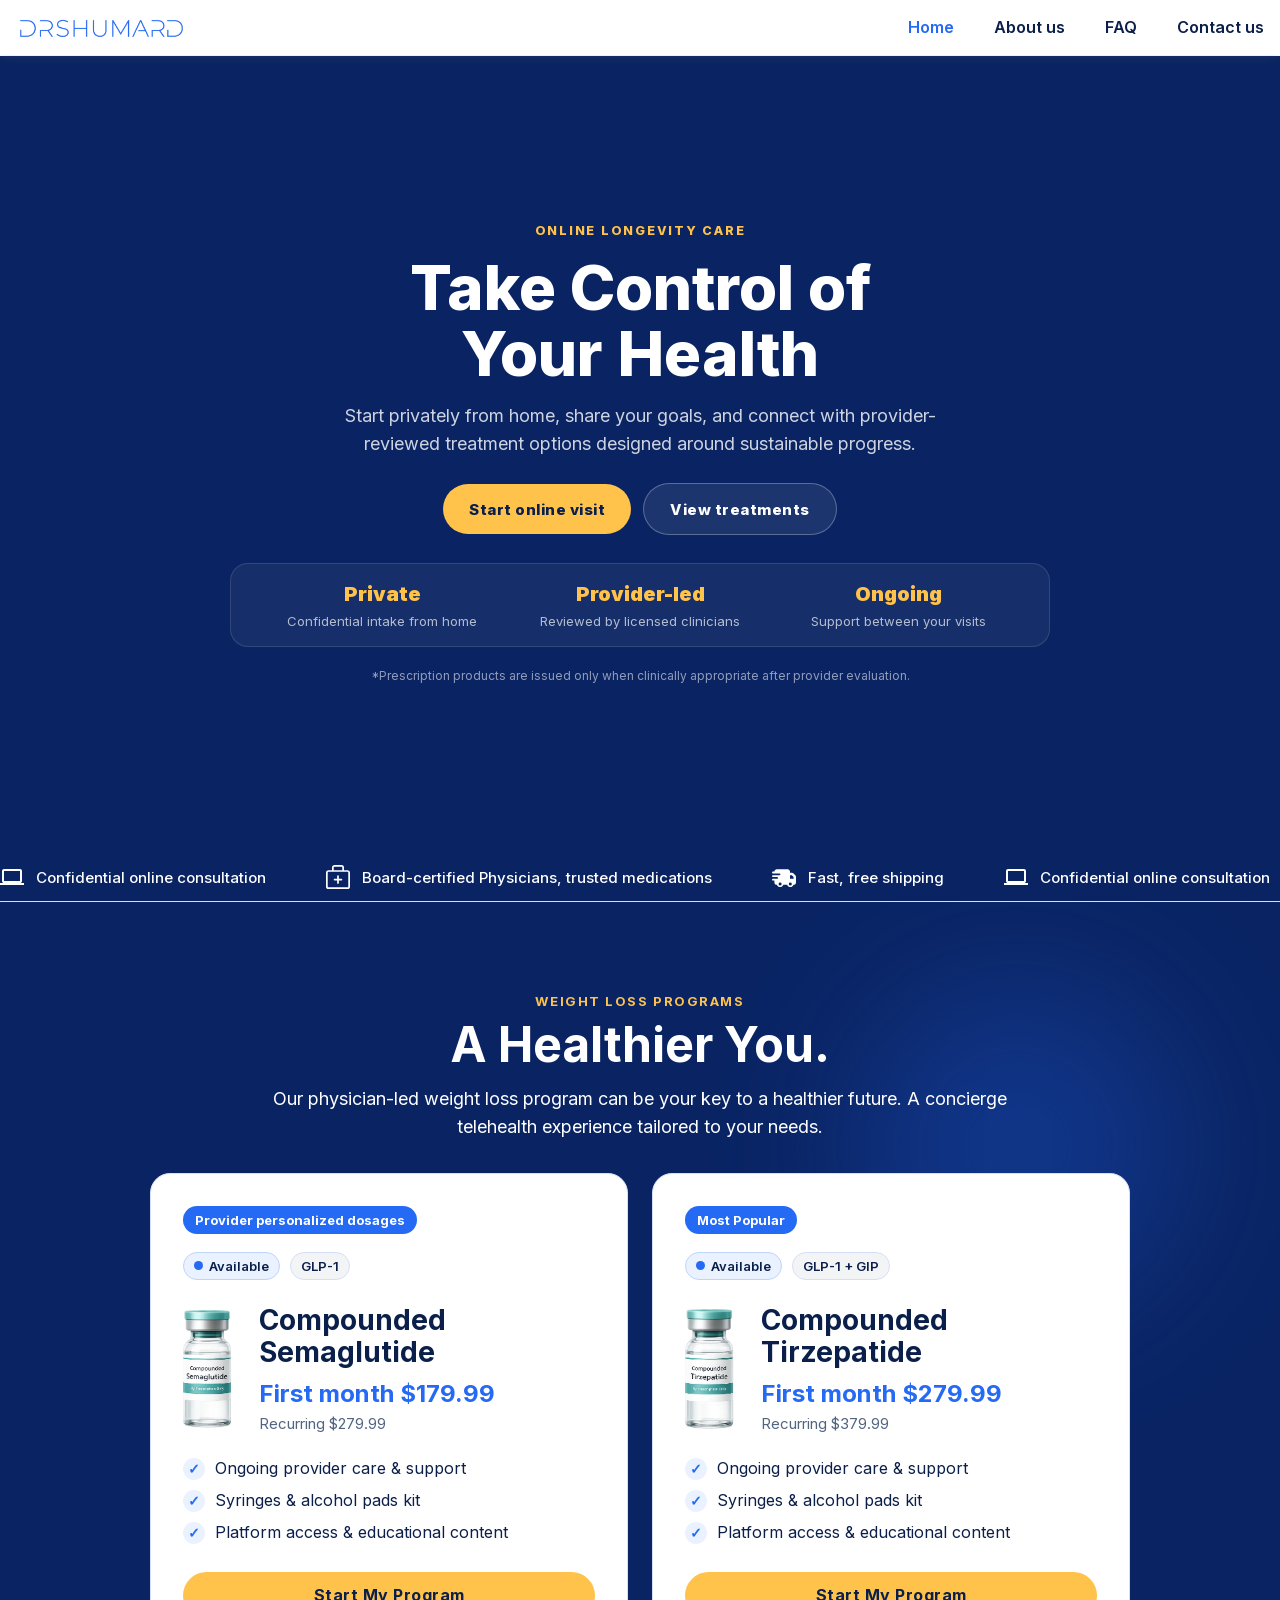
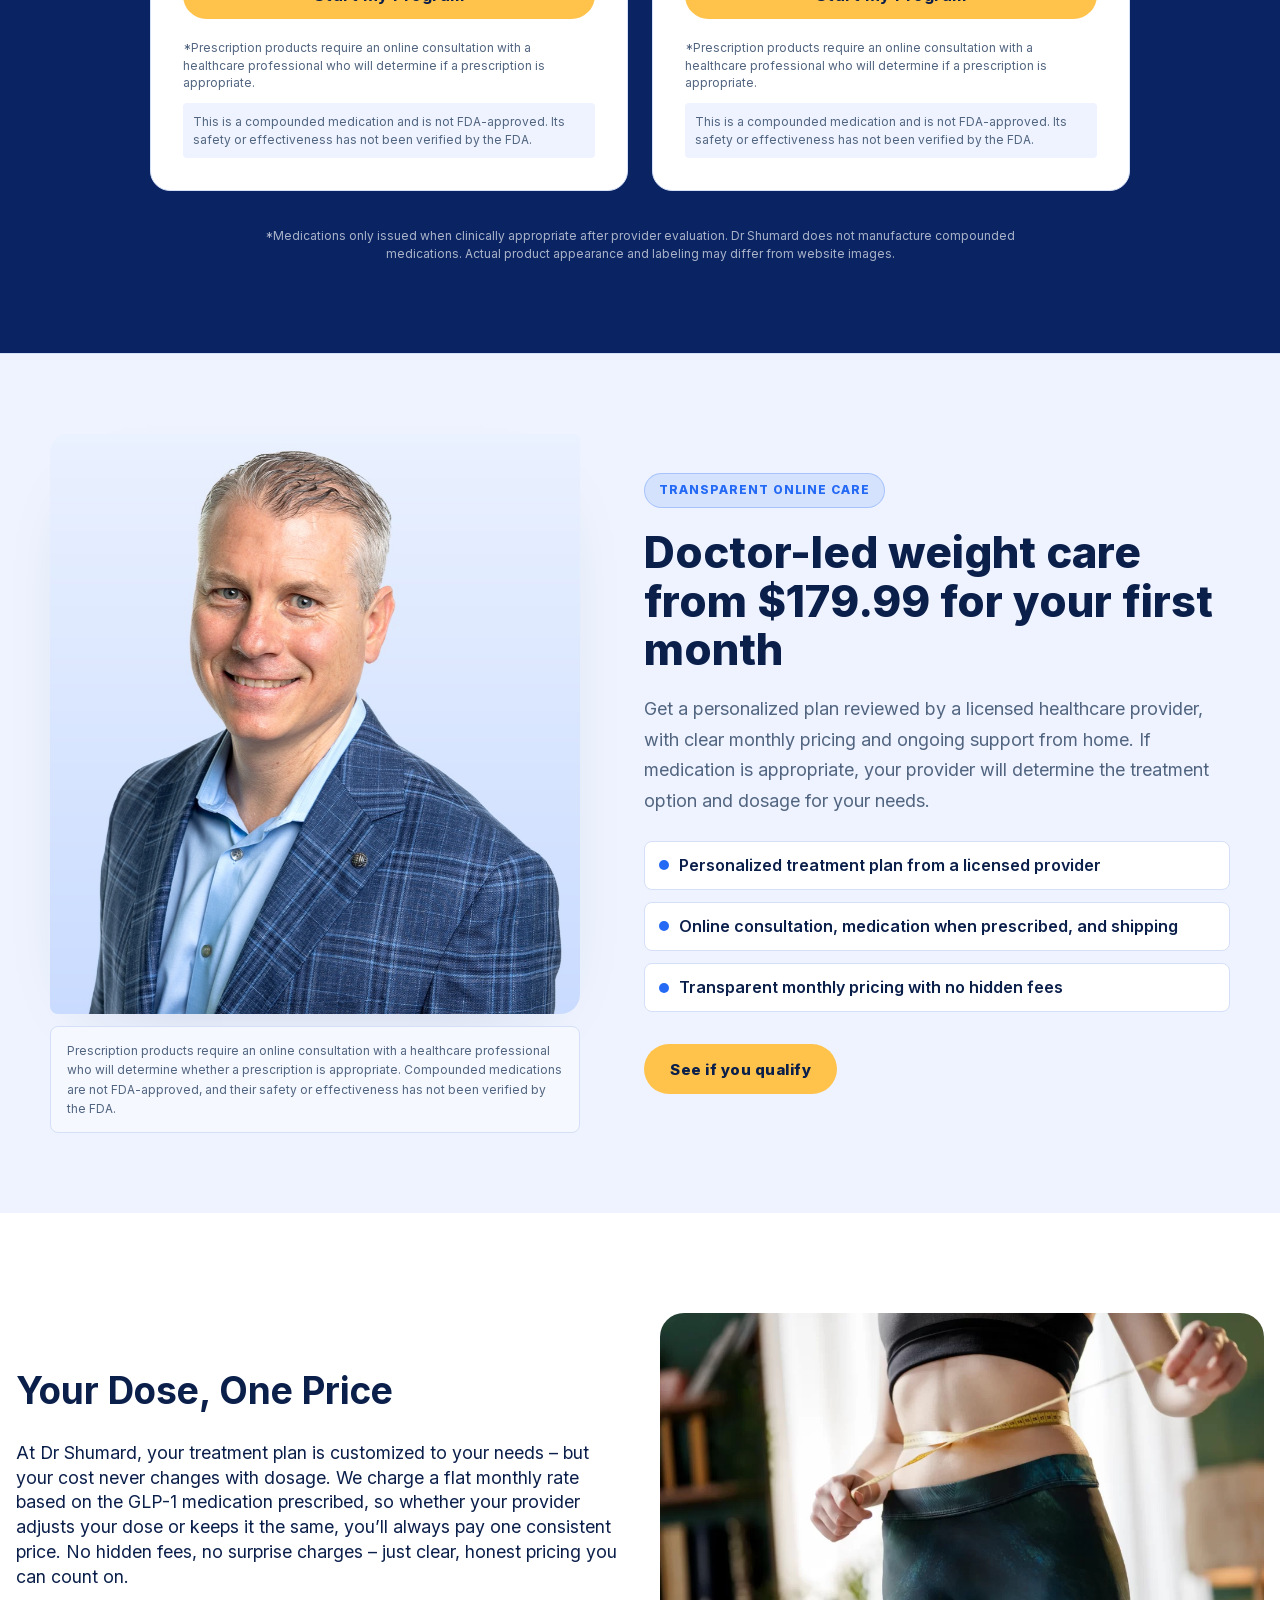
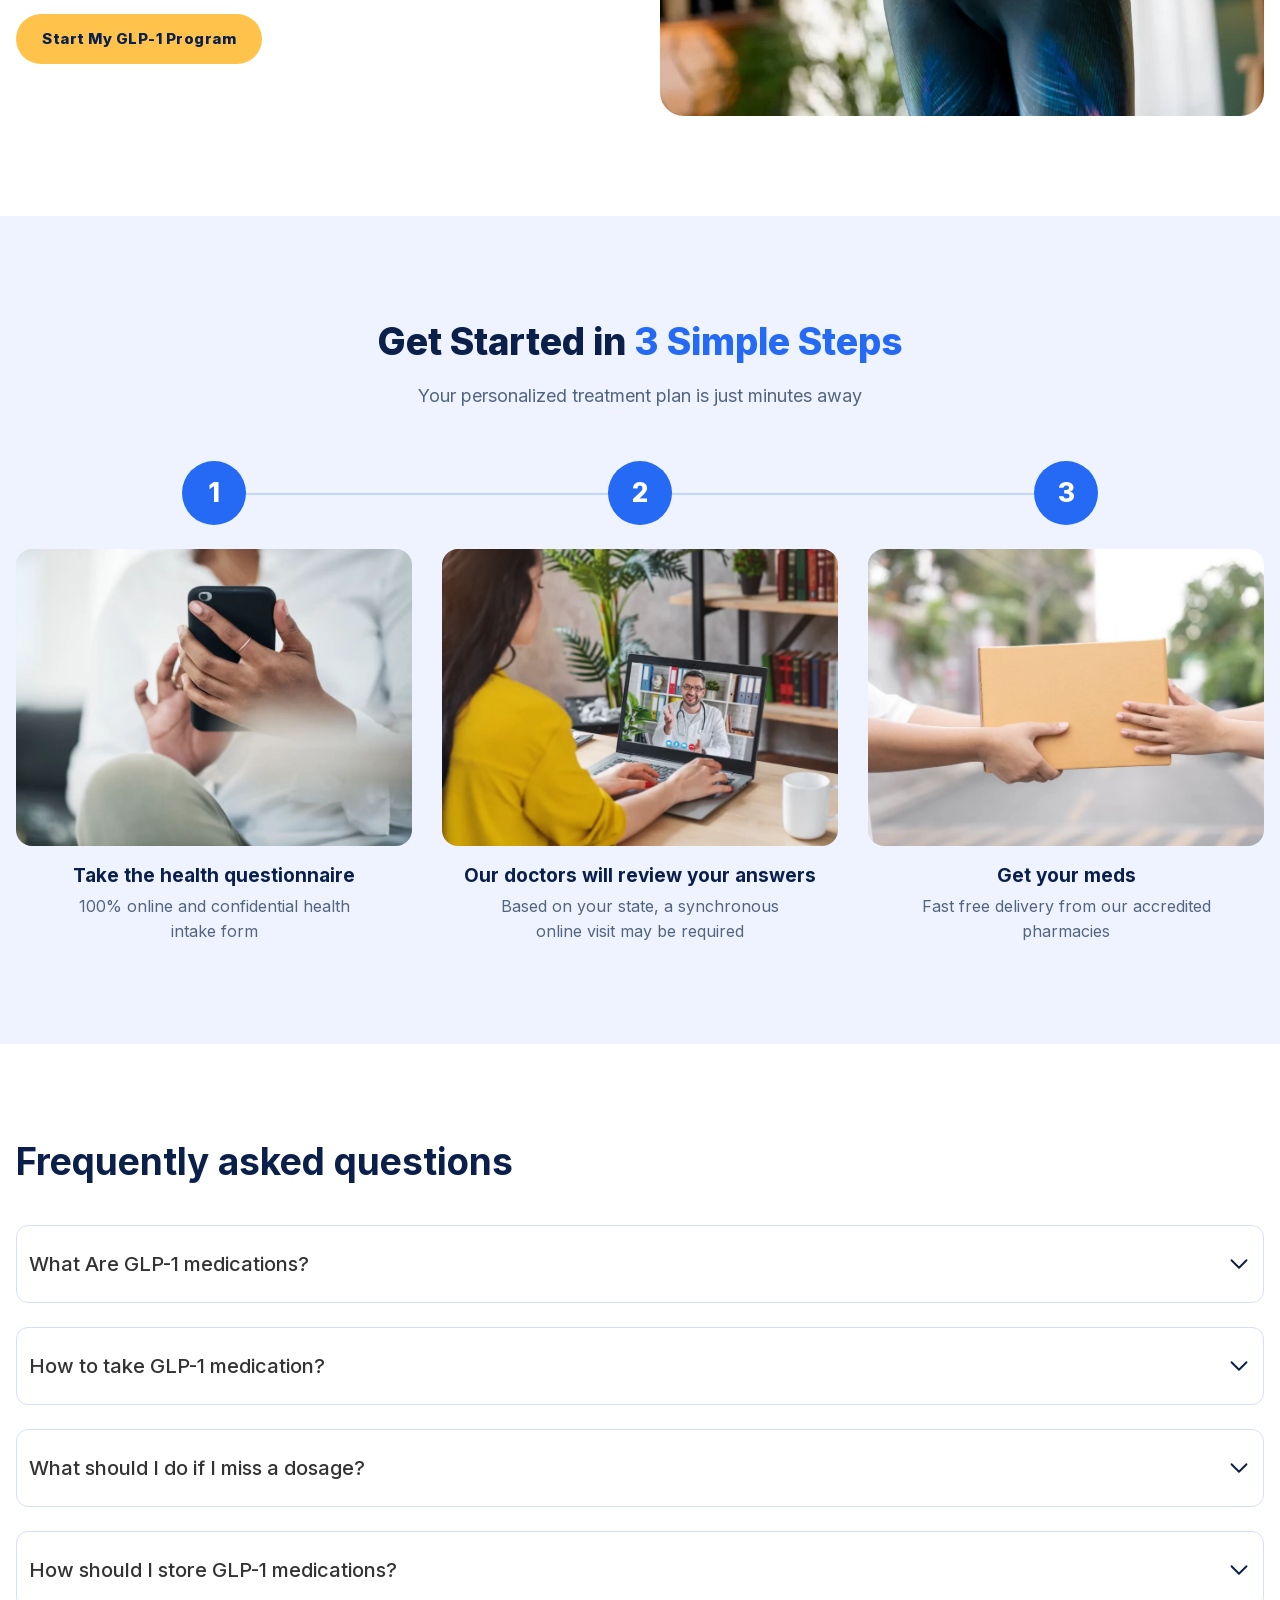
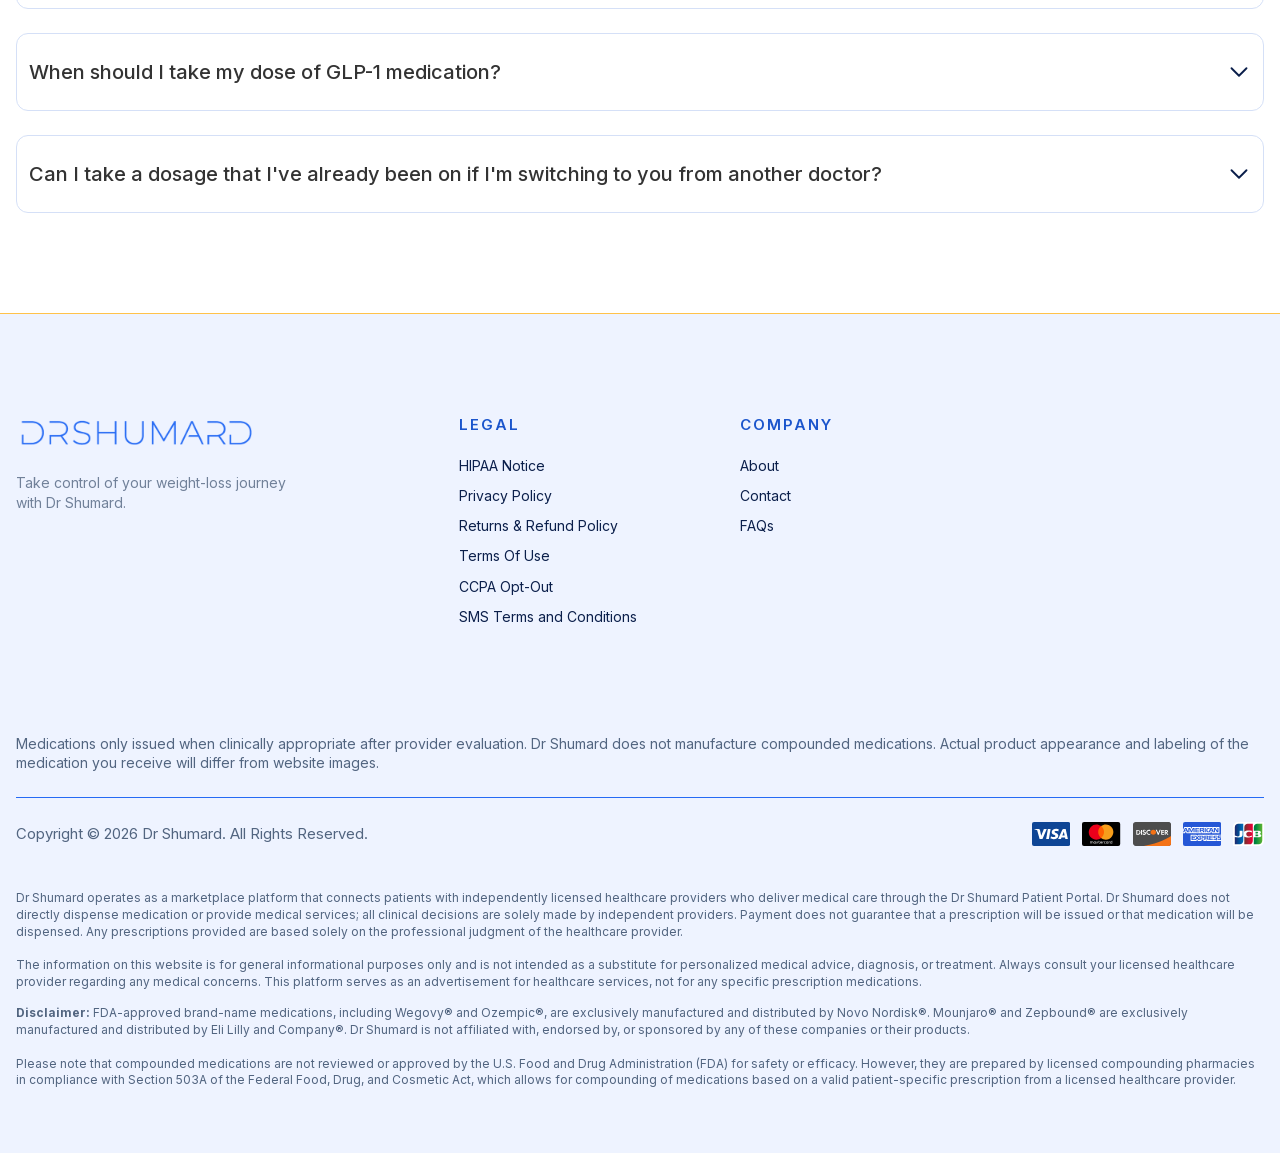
<file: index.html>
<!DOCTYPE html>
<html lang="en">
<head>
  <meta charset="UTF-8">
  <meta name="viewport" content="width=device-width, initial-scale=1">
  <title>Dr Shumard</title>
  <link rel="canonical" href="https://drshumard.com/">
  <link rel="icon" href="/assets/img/favicon.svg" type="image/svg+xml">
  <meta name="theme-color" content="#256AF4">
  <meta name="description" content="Physician-led online weight loss care. Compounded GLP-1 treatment plans from $179.99 for your first month — provider reviewed, shipped free, with ongoing support.">
  <meta property="og:site_name" content="Dr Shumard">
  <meta property="og:type" content="website">
  <meta property="og:title" content="Dr Shumard">
  <meta property="og:description" content="Physician-led online weight loss care. Compounded GLP-1 treatment plans from $179.99 for your first month — provider reviewed, shipped free, with ongoing support.">
  <meta property="og:url" content="https://drshumard.com/">
  <meta property="og:image" content="https://drshumard.com/assets/img/dr-shumard.jpg">
  <meta property="og:image:width" content="960">
  <meta property="og:image:height" content="1000">
  <meta name="twitter:card" content="summary">
  <script type="application/ld+json">
  {"@context":"https://schema.org","@type":"MedicalBusiness","name":"Dr Shumard","url":"https://drshumard.com/","logo":"https://drshumard.com/assets/img/logo.png","image":"https://drshumard.com/assets/img/dr-shumard.jpg","telephone":"(858) 564-7081","email":"support@drshumard.com","address":{"@type":"PostalAddress","streetAddress":"740 Nordahl Rd, Suite 294","addressLocality":"San Marcos","addressRegion":"CA","postalCode":"92069","addressCountry":"US"}}
  </script>
  <link rel="preload" href="/assets/fonts/inter-var.woff2" as="font" type="font/woff2" crossorigin>
  <link rel="stylesheet" href="/assets/css/style.css">
  <!-- WhiteLabelMD intake + tracking scripts, carried over from the original site -->
  <script>
function checkDebug(){if(!1===window.be_quiet)return!0;if(!1===window.checkDebugValue)return!1;if(window.checkDebugValue)return!0;return"1"===new URLSearchParams(window.location.search).get("elog")?window.checkDebugValue=!0:window.checkDebugValue=!1,window.checkDebugValue}
        function elog(e,c){c?console.log(e):checkDebug()&&console.log(e)}
        function tracking_start() { 
           var reset = new URLSearchParams(window.location.search).get("_track_reset");
           if(reset == "1") {
              forceTrackingCookie("");
           }
        
        }
function setTrackId(e) {
	elog("****SET efcid:" + e,window.trackDebug);
    window.trackingInfo.unid = e;
    wlmdSetCookie("efcid", e, 7);
    window.trackingInfo.codeset = 1;
    wlmdSetCookie("wlmd_tracking_unid", e, 7);
    elog("****Finished set efcid:" + e, window.trackDebug);
}
function useTrackId(e) {
	elog("****USE efcid:" + e);
    window.trackingInfo.unid = e;
    //wlmdSetCookie("efcid", e);
    window.trackingInfo.codeset = 1;
    //wlmdSetCookie("wlmd_tracking_unid", e, 7);
    elog("****Finished set efcid:" + e);
}

window.trackDebug = false;
  </script>
  <script src="/wp-content/uploads/common/wlmd-intake-default.js"></script>
  <script>
    /* set sku here, if chosen */
    window.page_presets = { "productRequested": "" };
    window.page_presets["caller_page"] = urlNoHash();
    function checkoutTrackingString() { return ""; }
  </script>
</head>
<body>
  <a class="skip-link" href="#main">Skip to main content</a>
  <a class="skip-link" href="#footer">Skip to footer</a>
  <header class="site-header">
    <div class="section site-header__bar">
      <div class="container site-header__inner">
        <a class="site-logo" href="/"><img src="/assets/img/logo.png" width="600" height="89" alt="Dr Shumard" fetchpriority="high"></a>
        <nav class="site-nav" aria-label="Menu">
          <ul class="site-nav__items" id="site-menu">
          <li><a href="/" aria-current="page">Home</a></li>
          <li><a href="/about/">About us</a></li>
          <li><a href="/faq/">FAQ</a></li>
          <li><a href="/contact-us/">Contact us</a></li>
          <!-- <li><a class="btn header-btn" href="https://drshumard.practicebetter.io/#/signin" target="_blank" rel="noopener">Log in</a></li> -->
          </ul>
          <button class="site-nav__toggle" type="button" aria-expanded="false" aria-controls="site-menu" aria-label="Open menu"><span class="site-nav__bars"><span></span></span></button>
        </nav>
      </div>
    </div>
  </header>
  <main id="main">
    <section class="section hero-dark">
      <div class="hero-dark__glow" aria-hidden="true"></div>
      <div class="hero-dark__glow hero-dark__glow--gold" aria-hidden="true"></div>
      <div class="container hero-dark__container">
        <span class="hero-dark__eyebrow">Online longevity care</span>
        <h1 class="hero-dark__title">Take Control <span>of</span> <br> Your Health</h1>
        <p class="hero-dark__lead">Start privately from home, share your goals, and connect with provider-reviewed treatment options designed around sustainable progress.</p>
        <div class="hero-dark__actions">
          <a class="btn btn-primary" href="/weight-loss-intake/">Start online visit</a>
          <a class="btn btn-ghost" href="#treatments">View treatments</a>
        </div>
        <div class="hero-dark__stats">
          <div class="hero-dark__stat"><span class="hero-dark__stat-key">Private</span><span class="hero-dark__stat-label">Confidential intake from home</span></div>
          <div class="hero-dark__stat"><span class="hero-dark__stat-key">Provider-led</span><span class="hero-dark__stat-label">Reviewed by licensed clinicians</span></div>
          <div class="hero-dark__stat"><span class="hero-dark__stat-key">Ongoing</span><span class="hero-dark__stat-label">Support between your visits</span></div>
        </div>
      </div>
      <div class="block hero-dark__foot">
        <p class="hero-dark__notice">*Prescription products are issued only when clinically appropriate after provider evaluation.</p>
      </div>
    </section>
    <section class="section advantage-section" aria-label="Why Dr Shumard">
      <div class="advantage-marquee">
        <div class="advantage-track">
          <div class="advantage-group">
          <div class="advantage-box"><svg class="advantage-box__icon advantage-box__icon--fill" xmlns="http://www.w3.org/2000/svg" viewBox="0 0 512 384" aria-hidden="true" focusable="false"><path d="M427 320h85v43H0v-43h85q-17 0-29.5-12.5T43 277V64q0-18 12.5-30.5T85 21h342q17 0 29.5 12.5T469 64v213q0 18-12.5 30.5T427 320zM85 64v213h342V64H85z"/></svg><span class="advantage-box__text">Confidential online consultation</span></div>
          <div class="advantage-box"><svg class="advantage-box__icon advantage-box__icon--stroke" xmlns="http://www.w3.org/2000/svg" viewBox="0 0 14 14" aria-hidden="true" focusable="false"><path fill="none" stroke="#EEF8F6" stroke-linecap="round" stroke-linejoin="round" d="M5 8.5h4m-2-2v4m5.5-7h-11a1 1 0 0 0-1 1v8a1 1 0 0 0 1 1h11a1 1 0 0 0 1-1v-8a1 1 0 0 0-1-1m-2.5 0v-2a1 1 0 0 0-1-1H5a1 1 0 0 0-1 1v2"/></svg><span class="advantage-box__text">Board-certified Physicians, trusted medications</span></div>
          <div class="advantage-box"><svg class="advantage-box__icon advantage-box__icon--fill" xmlns="http://www.w3.org/2000/svg" viewBox="0 0 640 512" aria-hidden="true" focusable="false"><path d="M64 96c0-35.3 28.7-64 64-64h288c35.3 0 64 28.7 64 64v32h50.7c17 0 33.3 6.7 45.3 18.7l45.3 45.3c12 12 18.7 28.3 18.7 45.3V384c0 35.3-28.7 64-64 64h-3.3c-10.4 36.9-44.4 64-84.7 64s-74.2-27.1-84.7-64H300.7c-10.4 36.9-44.4 64-84.7 64s-74.2-27.1-84.7-64H128c-35.3 0-64-28.7-64-64v-48H24c-13.3 0-24-10.7-24-24s10.7-24 24-24h112c13.3 0 24-10.7 24-24s-10.7-24-24-24H24c-13.3 0-24-10.7-24-24s10.7-24 24-24h176c13.3 0 24-10.7 24-24s-10.7-24-24-24H24c-13.3 0-24-10.7-24-24s10.7-24 24-24zm512 192v-50.7L530.7 192H480v96zM256 424a40 40 0 1 0-80 0a40 40 0 1 0 80 0m232 40a40 40 0 1 0 0-80a40 40 0 1 0 0 80"/></svg><span class="advantage-box__text">Fast, free shipping</span></div>
          </div>
          <div class="advantage-group" aria-hidden="true">
          <div class="advantage-box" aria-hidden="true"><svg class="advantage-box__icon advantage-box__icon--fill" xmlns="http://www.w3.org/2000/svg" viewBox="0 0 512 384" aria-hidden="true" focusable="false"><path d="M427 320h85v43H0v-43h85q-17 0-29.5-12.5T43 277V64q0-18 12.5-30.5T85 21h342q17 0 29.5 12.5T469 64v213q0 18-12.5 30.5T427 320zM85 64v213h342V64H85z"/></svg><span class="advantage-box__text">Confidential online consultation</span></div>
          <div class="advantage-box" aria-hidden="true"><svg class="advantage-box__icon advantage-box__icon--stroke" xmlns="http://www.w3.org/2000/svg" viewBox="0 0 14 14" aria-hidden="true" focusable="false"><path fill="none" stroke="#EEF8F6" stroke-linecap="round" stroke-linejoin="round" d="M5 8.5h4m-2-2v4m5.5-7h-11a1 1 0 0 0-1 1v8a1 1 0 0 0 1 1h11a1 1 0 0 0 1-1v-8a1 1 0 0 0-1-1m-2.5 0v-2a1 1 0 0 0-1-1H5a1 1 0 0 0-1 1v2"/></svg><span class="advantage-box__text">Board-certified Physicians, trusted medications</span></div>
          <div class="advantage-box" aria-hidden="true"><svg class="advantage-box__icon advantage-box__icon--fill" xmlns="http://www.w3.org/2000/svg" viewBox="0 0 640 512" aria-hidden="true" focusable="false"><path d="M64 96c0-35.3 28.7-64 64-64h288c35.3 0 64 28.7 64 64v32h50.7c17 0 33.3 6.7 45.3 18.7l45.3 45.3c12 12 18.7 28.3 18.7 45.3V384c0 35.3-28.7 64-64 64h-3.3c-10.4 36.9-44.4 64-84.7 64s-74.2-27.1-84.7-64H300.7c-10.4 36.9-44.4 64-84.7 64s-74.2-27.1-84.7-64H128c-35.3 0-64-28.7-64-64v-48H24c-13.3 0-24-10.7-24-24s10.7-24 24-24h112c13.3 0 24-10.7 24-24s-10.7-24-24-24H24c-13.3 0-24-10.7-24-24s10.7-24 24-24h176c13.3 0 24-10.7 24-24s-10.7-24-24-24H24c-13.3 0-24-10.7-24-24s10.7-24 24-24zm512 192v-50.7L530.7 192H480v96zM256 424a40 40 0 1 0-80 0a40 40 0 1 0 80 0m232 40a40 40 0 1 0 0-80a40 40 0 1 0 0 80"/></svg><span class="advantage-box__text">Fast, free shipping</span></div>
          </div>
        </div>
      </div>
    </section>

    <section class="section pricing-med" id="treatments">
      <div class="container pricing-med__container">
        <div class="block pricing-med__header">
          <div class="pricing-med__eyebrow">WEIGHT LOSS PROGRAMS</div>
          <h2 class="pricing-med__title">A Healthier You.</h2>
          <div class="pricing-med__subtitle">Our physician-led weight loss program can be your key to a healthier future. A concierge telehealth experience tailored to your needs.</div>
        </div>
        <div class="pricing-med__grid">
          <div class="block pricing-med__card">
            <div class="pricing-med__badge">Provider personalized dosages</div>
            <div class="block pricing-med__tags">
              <div class="pricing-med__tag"><span class="pricing-med__tag-dot"></span><span class="pricing-med__tag-text">Available</span></div>
              <div class="pricing-med__tag--muted">GLP-1</div>
            </div>
            <div class="pricing-med__visual">
              <div class="pricing-med__image-wrap"><img class="pricing-med__image" src="/assets/img/sema-vial.webp" width="321" height="731" alt="Compounded semaglutide vial" loading="lazy"></div>
              <div class="block pricing-med__content-wrap">
                <h3 class="pricing-med__card-title">Compounded Semaglutide</h3>
                <div class="pricing-med__price">First month $179.99</div>
                <div class="pricing-med__recurring">Recurring $279.99</div>
              </div>
            </div>
              <ul class="pricing-med__features">
                <li class="pricing-med__feature"><span class="pricing-med__feature-icon">✓</span><span class="pricing-med__feature-text">Ongoing provider care &amp; support</span></li>
                <li class="pricing-med__feature"><span class="pricing-med__feature-icon">✓</span><span class="pricing-med__feature-text">Syringes &amp; alcohol pads kit</span></li>
                <li class="pricing-med__feature"><span class="pricing-med__feature-icon">✓</span><span class="pricing-med__feature-text">Platform access &amp; educational content</span></li>
              </ul>
              <a class="btn pricing-med__button" href="/weight-loss-intake/">Start My Program</a>
              <div class="pricing-med__disclaimer">*Prescription products require an online consultation with a healthcare professional who will determine if a prescription is appropriate.</div>
              <div class="pricing-med__disclaimer pricing-med__disclaimer--box">This is a compounded medication and is not FDA-approved. Its safety or effectiveness has not been verified by the FDA.</div>
          </div>
          <div class="block pricing-med__card">
            <div class="pricing-med__badge">Most Popular</div>
            <div class="block pricing-med__tags">
              <div class="pricing-med__tag"><span class="pricing-med__tag-dot"></span><span class="pricing-med__tag-text">Available</span></div>
              <div class="pricing-med__tag--muted">GLP-1 + GIP</div>
            </div>
            <div class="pricing-med__visual">
              <div class="pricing-med__image-wrap"><img class="pricing-med__image" src="/assets/img/tirz-vial.webp" width="319" height="730" alt="Compounded tirzepatide vial" loading="lazy"></div>
              <div class="block pricing-med__content-wrap">
                <h3 class="pricing-med__card-title">Compounded Tirzepatide</h3>
                <div class="pricing-med__price">First month $279.99</div>
                <div class="pricing-med__recurring">Recurring $379.99</div>
              </div>
            </div>
              <ul class="pricing-med__features">
                <li class="pricing-med__feature"><span class="pricing-med__feature-icon">✓</span><span class="pricing-med__feature-text">Ongoing provider care &amp; support</span></li>
                <li class="pricing-med__feature"><span class="pricing-med__feature-icon">✓</span><span class="pricing-med__feature-text">Syringes &amp; alcohol pads kit</span></li>
                <li class="pricing-med__feature"><span class="pricing-med__feature-icon">✓</span><span class="pricing-med__feature-text">Platform access &amp; educational content</span></li>
              </ul>
              <a class="btn pricing-med__button" href="/weight-loss-intake/">Start My Program</a>
              <div class="pricing-med__disclaimer">*Prescription products require an online consultation with a healthcare professional who will determine if a prescription is appropriate.</div>
              <div class="pricing-med__disclaimer pricing-med__disclaimer--box">This is a compounded medication and is not FDA-approved. Its safety or effectiveness has not been verified by the FDA.</div>
          </div>
        </div>
        <div class="pricing-med__notice">*Medications only issued when clinically appropriate after provider evaluation. Dr Shumard does not manufacture compounded medications. Actual product appearance and labeling may differ from website images.</div>
      </div>
      <div class="pricing-med__glow" aria-hidden="true"></div>
    </section>
    <section class="section treatment-info">
      <div class="treatment-info__glow" aria-hidden="true"></div>
      <div class="treatment-info__glow treatment-info__glow--alt" aria-hidden="true"></div>
      <div class="container treatment-info__container">
        <div class="treatment-info__media">
          <img class="treatment-info__image" src="/assets/img/dr-shumard.jpg" width="960" height="1000" alt="Dr. Jason Shumard" loading="lazy">
          <p class="treatment-info__notice">Prescription products require an online consultation with a healthcare professional who will determine whether a prescription is appropriate. Compounded medications are not FDA-approved, and their safety or effectiveness has not been verified by the FDA.</p>
        </div>
        <div class="treatment-info__content">
          <span class="treatment-info__eyebrow">Transparent online care</span>
          <h2 class="treatment-info__title">Doctor-led weight care from <span>$179.99 for your first month</span></h2>
          <div class="treatment-info__text rich-text">
<p>Get a personalized plan reviewed by a licensed healthcare provider, with clear monthly pricing and ongoing support from home. If medication is appropriate, your provider will determine the treatment option and dosage for your needs.</p>
          </div>
          <ul class="treatment-info__list">
            <li class="treatment-info__list-item"><span class="treatment-info__list-dot"></span><span class="treatment-info__list-text">Personalized treatment plan from a licensed provider</span></li>
            <li class="treatment-info__list-item"><span class="treatment-info__list-dot"></span><span class="treatment-info__list-text">Online consultation, medication when prescribed, and shipping</span></li>
            <li class="treatment-info__list-item"><span class="treatment-info__list-dot"></span><span class="treatment-info__list-text">Transparent monthly pricing with no hidden fees</span></li>
          </ul>
          <a class="btn btn-primary treatment-info__button" href="/weight-loss-intake/">See if you qualify</a>
        </div>
      </div>
    </section>
    <section class="section about-therapy-section">
      <div class="container about-therapy-container">
        <div class="block about-therapy__content">
          <div class="block about-therapy__text-wrap">
            <h2 class="about-therapy__title">Your Dose, One Price</h2>
            <div class="about-therapy__text rich-text">
<p>At Dr Shumard, your treatment plan is customized to your needs – but your cost never changes with dosage. We charge a flat monthly rate based on the GLP-1 medication prescribed, so whether your provider adjusts your dose or keeps it the same, you’ll always pay one consistent price. No hidden fees, no surprise charges – just clear, honest pricing you can count on.</p>
            </div>
            <a class="btn btn-primary" href="/weight-loss-intake/">Start My GLP-1 Program</a>
          </div>
          <img class="about-therapy__image" src="/assets/img/waist-measure.webp" width="1024" height="683" alt="Woman measuring her waist with a tape measure" loading="lazy">
        </div>
      </div>
    </section>
    <section class="section steps-section" id="steps">
      <div class="container steps__inner">
        <h2 class="steps__title accent-text">Get Started in <span>3 Simple Steps</span></h2>
        <div class="steps__subtitle">Your personalized treatment plan is just minutes away</div>
        <ol class="steps__track">
          <li class="steps__item">
            <div class="steps__node"><span class="steps__node-num">1</span></div>
            <div class="steps__media"><img class="steps__image" src="/assets/img/phone.webp" width="1024" height="689" alt="Woman using a smartphone in a relaxed setting" loading="lazy"></div>
            <h3 class="steps__step-title">Take the health questionnaire</h3>
            <div class="steps__text">100% online and confidential health intake form</div>
          </li>
          <li class="steps__item">
            <div class="steps__node"><span class="steps__node-num">2</span></div>
            <div class="steps__media"><img class="steps__image" src="/assets/img/video-call.webp" width="1024" height="683" alt="Woman on a video call with her doctor" loading="lazy"></div>
            <h3 class="steps__step-title">Our doctors will review your answers</h3>
            <div class="steps__text">Based on your state, a synchronous online visit may be required</div>
          </li>
          <li class="steps__item">
            <div class="steps__node"><span class="steps__node-num">3</span></div>
            <div class="steps__media"><img class="steps__image" src="/assets/img/package.webp" width="1024" height="683" alt="Courier handing over a package" loading="lazy"></div>
            <h3 class="steps__step-title">Get your meds</h3>
            <div class="steps__text">Fast free delivery from our accredited pharmacies</div>
          </li>
        </ol>
      </div>
    </section>

    <section class="section faq-section">
      <div class="container faq-container">
        <h2 class="faq-container__content-title">Frequently asked questions</h2>
        <div class="block faq-wrapper">
      <div class="faq-accordion">
        <div class="faq-accordion__item">
          <h3 class="faq-accordion__title">
            <button class="faq-accordion__trigger" type="button" aria-expanded="false" aria-controls="faq-1">
              <span>What Are GLP-1 medications?</span>
              <svg class="faq-accordion__icon" xmlns="http://www.w3.org/2000/svg" viewBox="0 0 32 32" fill="none" aria-hidden="true" focusable="false"><path d="M6 11L16 21L26 11" stroke="currentColor" stroke-width="2.5" stroke-linecap="round" stroke-linejoin="round"/></svg>
            </button>
          </h3>
          <div class="faq-accordion__content rich-text" id="faq-1" hidden>
<p>GLP-1 medications are a class of prescription drugs that not only improves blood sugar control but may also lead to weight loss. This class of drugs is commonly called glucagon-like peptide 1 (GLP-1) agonists. Weight loss can vary, depending on which GLP-1 drug you use and the dosage. </p>
<p><strong>Some of the more common side effects include:</strong><br>Nausea, Vomiting, Diarrhea.</p>
<p>Side effects can often be mitigated by correctly titrating your dosage upward, so you’ll want to ensure that you are taking the medication exactly as prescribed by your provider to minimize risk and/or severity of side effects. Anti-nausea medications such as ondansetron (generic Zofran) are also helpful to assist in mitigating nausea.</p>
<p>Low blood sugar levels (hypoglycemia) are a more serious risk linked to the GLP-1 class of drugs. But the risk of low blood sugar levels often only goes up if you’re also taking another drug known to lower blood sugar at the same time, such as sulfonylureas or insulin. The GLP-1 class of drugs isn’t recommended if you have a personal or family history of medullary thyroid cancer or multiple endocrine neoplasia. Lab studies have linked these drugs with thyroid tumors in rats. But until more long-term studies are done, the risk to humans isn’t known. The GLP-1 class of drugs is also not recommended if you’ve had pancreatitis.</p>
          </div>
        </div>
        <div class="faq-accordion__item">
          <h3 class="faq-accordion__title">
            <button class="faq-accordion__trigger" type="button" aria-expanded="false" aria-controls="faq-2">
              <span>How to take GLP-1 medication?</span>
              <svg class="faq-accordion__icon" xmlns="http://www.w3.org/2000/svg" viewBox="0 0 32 32" fill="none" aria-hidden="true" focusable="false"><path d="M6 11L16 21L26 11" stroke="currentColor" stroke-width="2.5" stroke-linecap="round" stroke-linejoin="round"/></svg>
            </button>
          </h3>
          <div class="faq-accordion__content rich-text" id="faq-2" hidden>
<p>It is important to follow the prescribed doses and directions from your provider accurately in order to minimize risk and/or severity of potential side effects. If you have any questions regarding how to properly take your medication once you receive it, please reach out to us before taking for proper guidance from a licensed medication professional. Taking doses other than what is prescribed by your provider may have unintended and potentially dangerous side effects.</p>
          </div>
        </div>
        <div class="faq-accordion__item">
          <h3 class="faq-accordion__title">
            <button class="faq-accordion__trigger" type="button" aria-expanded="false" aria-controls="faq-3">
              <span>What should I do if I miss a dosage?</span>
              <svg class="faq-accordion__icon" xmlns="http://www.w3.org/2000/svg" viewBox="0 0 32 32" fill="none" aria-hidden="true" focusable="false"><path d="M6 11L16 21L26 11" stroke="currentColor" stroke-width="2.5" stroke-linecap="round" stroke-linejoin="round"/></svg>
            </button>
          </h3>
          <div class="faq-accordion__content rich-text" id="faq-3" hidden>
<p>If you miss a dosage on your day of the week, please reach out to us before continuing your dosage. You may need to lessen your dosage for your next dose in order to minimize risk and/or severity of potential side effects.</p>
          </div>
        </div>
        <div class="faq-accordion__item">
          <h3 class="faq-accordion__title">
            <button class="faq-accordion__trigger" type="button" aria-expanded="false" aria-controls="faq-4">
              <span>How should I store GLP-1 medications?</span>
              <svg class="faq-accordion__icon" xmlns="http://www.w3.org/2000/svg" viewBox="0 0 32 32" fill="none" aria-hidden="true" focusable="false"><path d="M6 11L16 21L26 11" stroke="currentColor" stroke-width="2.5" stroke-linecap="round" stroke-linejoin="round"/></svg>
            </button>
          </h3>
          <div class="faq-accordion__content rich-text" id="faq-4" hidden>
<p>These medications should be stored in the refrigerator between doses. GLP-1 medications are sensitive to temperature and could degrade if not stored properly.</p>
          </div>
        </div>
        <div class="faq-accordion__item">
          <h3 class="faq-accordion__title">
            <button class="faq-accordion__trigger" type="button" aria-expanded="false" aria-controls="faq-5">
              <span>When should I take my dose of GLP-1 medication?</span>
              <svg class="faq-accordion__icon" xmlns="http://www.w3.org/2000/svg" viewBox="0 0 32 32" fill="none" aria-hidden="true" focusable="false"><path d="M6 11L16 21L26 11" stroke="currentColor" stroke-width="2.5" stroke-linecap="round" stroke-linejoin="round"/></svg>
            </button>
          </h3>
          <div class="faq-accordion__content rich-text" id="faq-5" hidden>
<p>You can take GLP-1 medications at any time during the day, without regard to meals. If your dosage is prescribed to take weekly, you should take your dose on the same day each week.</p>
          </div>
        </div>
        <div class="faq-accordion__item">
          <h3 class="faq-accordion__title">
            <button class="faq-accordion__trigger" type="button" aria-expanded="false" aria-controls="faq-6">
              <span>Can I take a dosage that I've already been on if I'm switching to you from another doctor?</span>
              <svg class="faq-accordion__icon" xmlns="http://www.w3.org/2000/svg" viewBox="0 0 32 32" fill="none" aria-hidden="true" focusable="false"><path d="M6 11L16 21L26 11" stroke="currentColor" stroke-width="2.5" stroke-linecap="round" stroke-linejoin="round"/></svg>
            </button>
          </h3>
          <div class="faq-accordion__content rich-text" id="faq-6" hidden>
<p>Please discuss your previous prescription and dosage with your provider during your medical intake process when enrolling and if medically appropriate, your provider will coordinate your dosage accordingly.</p>
          </div>
        </div>
      </div>
        </div>
      </div>
    </section>
  </main>
  <footer class="site-footer" id="footer">
    <div class="section site-footer__top">
      <div class="container site-footer__grid">
        <div class="block site-footer__brand">
          <a class="site-footer__logo" href="/"><img src="/assets/img/logo.png" width="600" height="89" alt="Dr Shumard" loading="lazy"></a>
          <div class="site-footer__tagline">Take control of your weight-loss journey with Dr Shumard.</div>
        </div>
        <div class="site-footer__columns">
          <div class="block footer-column">
            <div class="footer-column--title">Legal</div>
            <ul class="footer-column--menu">
              <li><a href="/hipaa/">HIPAA Notice</a></li>
              <li><a href="/privacy/">Privacy Policy</a></li>
              <li><a href="/returns-refund-policy/">Returns &amp; Refund Policy</a></li>
              <li><a href="/terms/">Terms Of Use</a></li>
              <li><a href="/ccpa/">CCPA Opt-Out</a></li>
              <li><a href="/sms-terms-and-conditions/">SMS Terms and Conditions</a></li>
            </ul>
          </div>
          <div class="block footer-column">
            <div class="footer-column--title">Company</div>
            <ul class="footer-column--menu footer-column--company">
              <li><a href="/about/">About</a></li>
              <li><a href="/contact-us/">Contact</a></li>
              <li><a href="/faq/">FAQs</a></li>
            </ul>
          </div>
        </div>
      </div>
    </div>
    <div class="section site-footer__bottom">
      <div class="container">
        <div class="site-footer__notice">Medications only issued when clinically appropriate after provider evaluation. Dr Shumard does not manufacture compounded medications. Actual product appearance and labeling of the medication you receive will differ from website images.</div>
        <hr class="site-footer__divider">
        <div class="block site-footer__row">
          <div class="site-footer__copyright">Copyright © 2026 Dr Shumard. All Rights Reserved.</div>
          <div class="site-footer__payments">
          <svg class="footer-pay-icon" role="img" aria-label="Visa" xmlns="http://www.w3.org/2000/svg" width="750" height="471" viewBox="0 0 750 471"><defs></defs><g stroke="none" stroke-width="1" fill="none" fill-rule="evenodd"><g fill-rule="nonzero"><rect fill="#0E4595" x="0" y="0" width="750" height="471" rx="40"></rect><polygon fill="#FFFFFF" points="278.1975 334.2275 311.5585 138.4655 364.9175 138.4655 331.5335 334.2275"></polygon><path d="M524.3075,142.6875 C513.7355,138.7215 497.1715,134.4655 476.4845,134.4655 C423.7605,134.4655 386.6205,161.0165 386.3045,199.0695 C386.0075,227.1985 412.8185,242.8905 433.0585,252.2545 C453.8275,261.8495 460.8105,267.9695 460.7115,276.5375 C460.5795,289.6595 444.1255,295.6545 428.7885,295.6545 C407.4315,295.6545 396.0855,292.6875 378.5625,285.3785 L371.6865,282.2665 L364.1975,326.0905 C376.6605,331.5545 399.7065,336.2895 423.6355,336.5345 C479.7245,336.5345 516.1365,310.2875 516.5505,269.6525 C516.7515,247.3835 502.5355,230.4355 471.7515,216.4645 C453.1005,207.4085 441.6785,201.3655 441.7995,192.1955 C441.7995,184.0585 451.4675,175.3575 472.3565,175.3575 C489.8055,175.0865 502.4445,178.8915 512.2925,182.8575 L517.0745,185.1165 L524.3075,142.6875" fill="#FFFFFF"></path><path d="M661.6145,138.4655 L620.3835,138.4655 C607.6105,138.4655 598.0525,141.9515 592.4425,154.6995 L513.1975,334.1025 L569.2285,334.1025 C569.2285,334.1025 578.3905,309.9805 580.4625,304.6845 C586.5855,304.6845 641.0165,304.7685 648.7985,304.7685 C650.3945,311.6215 655.2905,334.1025 655.2905,334.1025 L704.8025,334.1025 L661.6145,138.4655 Z M596.1975,264.8725 C600.6105,253.5935 617.4565,210.1495 617.4565,210.1495 C617.1415,210.6705 621.8365,198.8155 624.5315,191.4655 L628.1385,208.3435 C628.1385,208.3435 638.3555,255.0725 640.4905,264.8715 L596.1975,264.8715 L596.1975,264.8725 Z" fill="#FFFFFF"></path><path d="M 45.878906 138.46484 L 45.197266 142.53906 C 66.288263 147.64458 85.126465 155.03257 101.61914 164.22461 L 148.96484 333.91602 L 205.41992 333.84961 L 289.42383 138.46484 L 232.90234 138.46484 L 180.66211 271.96094 L 175.0957 244.83203 C 174.83824 244.00408 174.55942 243.17304 174.27344 242.3418 L 156.10742 154.99219 C 152.87742 142.59619 143.50892 138.89684 131.91992 138.46484 L 45.878906 138.46484 z " style="fill:#ffffff;fill-opacity:1"></path></g></g></svg>
          <svg class="footer-pay-icon" role="img" aria-label="Mastercard" xmlns="http://www.w3.org/2000/svg" width="750" height="471" viewBox="0 0 750 471"><defs></defs><g stroke="none" stroke-width="1" fill="none" fill-rule="evenodd"><g fill-rule="nonzero"><rect fill="#000000" x="0" y="0" width="750" height="471" rx="40"></rect><g transform="translate(133.000000, 48.000000)"><path d="M88.13,373.67 L88.13,348.82 C88.13,339.29 82.33,333.08 72.81,333.08 C67.81,333.08 62.46,334.74 58.73,340.08 C55.83,335.52 51.73,333.08 45.48,333.08 C40.7599149,332.876008 36.2525337,335.054575 33.48,338.88 L33.48,333.88 L25.61,333.88 L25.61,373.64 L33.48,373.64 L33.48,350.89 C33.48,343.89 37.62,340.54 43.42,340.54 C49.22,340.54 52.53,344.27 52.53,350.89 L52.53,373.67 L60.4,373.67 L60.4,350.89 C60.4,343.89 64.54,340.54 70.34,340.54 C76.14,340.54 79.45,344.27 79.45,350.89 L79.45,373.67 L88.13,373.67 Z M217.35,334.32 L202.85,334.32 L202.85,322.32 L195,322.32 L195,334.32 L186.72,334.32 L186.72,341.32 L195,341.32 L195,360 C195,369.11 198.31,374.5 208.25,374.5 C212.015784,374.421483 215.705651,373.426077 219,371.6 L216.51,364.6 C214.275685,365.996557 211.684475,366.715565 209.05,366.67 C204.91,366.67 202.84,364.18 202.84,360.04 L202.84,341 L217.34,341 L217.34,334.37 L217.35,334.32 Z M291.07,333.08 C286.709355,332.982846 282.618836,335.185726 280.3,338.88 L280.3,333.88 L272.43,333.88 L272.43,373.64 L280.3,373.64 L280.3,351.31 C280.3,344.68 283.61,340.54 289,340.54 C290.818809,340.613783 292.62352,340.892205 294.38,341.37 L296.87,333.91 C294.971013,333.43126 293.02704,333.153071 291.07,333.08 Z M179.66,337.22 C175.52,334.32 169.72,333.08 163.51,333.08 C153.57,333.08 147.36,337.64 147.36,345.51 C147.36,352.14 151.92,355.86 160.61,357.11 L164.75,357.52 C169.31,358.35 172.21,360.01 172.21,362.08 C172.21,364.98 168.9,367.08 162.68,367.08 C157.930627,367.177716 153.278889,365.724267 149.43,362.94 L145.29,369.15 C151.09,373.29 158.13,374.15 162.29,374.15 C173.89,374.15 180.1,368.77 180.1,361.31 C180.1,354.31 175.1,350.96 166.43,349.71 L162.29,349.3 C158.56,348.89 155.29,347.64 155.29,345.16 C155.29,342.26 158.6,340.16 163.16,340.16 C168.16,340.16 173.1,342.23 175.59,343.47 L179.66,337.22 Z M299.77,353.79 C299.77,365.79 307.64,374.5 320.48,374.5 C326.28,374.5 330.42,373.26 334.56,369.94 L330.42,363.73 C327.488758,366.10388 323.841703,367.41823 320.07,367.46 C313.07,367.46 307.64,362.08 307.64,354.21 C307.64,346.34 313,341 320.07,341 C323.841703,341.04177 327.488758,342.35612 330.42,344.73 L334.56,338.52 C330.42,335.21 326.28,333.96 320.48,333.96 C308.05,333.13 299.77,341.83 299.77,353.84 L299.77,353.79 Z M244.27,333.08 C232.67,333.08 224.8,341.36 224.8,353.79 C224.8,366.22 233.08,374.5 245.09,374.5 C250.932775,374.623408 256.638486,372.722682 261.24,369.12 L257.1,363.32 C253.772132,365.898743 249.708598,367.349004 245.5,367.46 C240.12,367.46 234.32,364.15 233.5,357.11 L262.91,357.11 L262.91,353.8 C262.91,341.37 255.45,333.09 244.27,333.09 L244.27,333.08 Z M243.86,340.54 C249.66,340.54 253.8,344.27 254.21,350.48 L232.68,350.48 C233.92,344.68 237.68,340.54 243.86,340.54 Z M136.59,353.79 L136.59,333.91 L128.72,333.91 L128.72,338.91 C125.82,335.18 121.72,333.11 115.88,333.11 C104.7,333.11 96.41,341.81 96.41,353.82 C96.41,365.83 104.69,374.53 115.88,374.53 C121.68,374.53 125.82,372.46 128.72,368.73 L128.72,373.73 L136.59,373.73 L136.59,353.79 Z M104.7,353.79 C104.7,346.33 109.26,340.54 117.13,340.54 C124.59,340.54 129.13,346.34 129.13,353.79 C129.13,361.66 124.13,367.04 117.13,367.04 C109.26,367.45 104.7,361.24 104.7,353.79 Z M410.78,333.08 C406.419355,332.982846 402.328836,335.185726 400.01,338.88 L400.01,333.88 L392.14,333.88 L392.14,373.64 L400,373.64 L400,351.31 C400,344.68 403.31,340.54 408.7,340.54 C410.518809,340.613783 412.32352,340.892205 414.08,341.37 L416.57,333.91 C414.671013,333.43126 412.72704,333.153071 410.77,333.08 L410.78,333.08 Z M380.13,353.79 L380.13,333.91 L372.26,333.91 L372.26,338.91 C369.36,335.18 365.26,333.11 359.42,333.11 C348.24,333.11 339.95,341.81 339.95,353.82 C339.95,365.83 348.23,374.53 359.42,374.53 C365.22,374.53 369.36,372.46 372.26,368.73 L372.26,373.73 L380.13,373.73 L380.13,353.79 Z M348.24,353.79 C348.24,346.33 352.8,340.54 360.67,340.54 C368.13,340.54 372.67,346.34 372.67,353.79 C372.67,361.66 367.67,367.04 360.67,367.04 C352.8,367.45 348.24,361.24 348.24,353.79 Z M460.07,353.79 L460.07,318.17 L452.2,318.17 L452.2,338.88 C449.3,335.15 445.2,333.08 439.36,333.08 C428.18,333.08 419.89,341.78 419.89,353.79 C419.89,365.8 428.17,374.5 439.36,374.5 C445.16,374.5 449.3,372.43 452.2,368.7 L452.2,373.7 L460.07,373.7 L460.07,353.79 Z M428.18,353.79 C428.18,346.33 432.74,340.54 440.61,340.54 C448.07,340.54 452.61,346.34 452.61,353.79 C452.61,361.66 447.61,367.04 440.61,367.04 C432.73,367.46 428.17,361.25 428.17,353.79 L428.18,353.79 Z" fill="#FFFFFF"></path><g><rect fill="#FF5F00" x="170.55" y="32.39" width="143.72" height="234.42"></rect><path d="M185.05,149.6 C185.05997,103.912554 205.96046,60.7376085 241.79,32.39 C180.662018,-15.6713968 92.8620037,-8.68523415 40.103462,48.4380037 C-12.6550796,105.561241 -12.6550796,193.638759 40.103462,250.761996 C92.8620037,307.885234 180.662018,314.871397 241.79,266.81 C205.96046,238.462391 185.05997,195.287446 185.05,149.6 Z" fill="#EB001B"></path><path d="M483.26,149.6 C483.30134,206.646679 450.756789,258.706022 399.455617,283.656273 C348.154445,308.606523 287.109181,302.064451 242.26,266.81 C278.098424,238.46936 299.001593,195.290092 299.001593,149.6 C299.001593,103.909908 278.098424,60.7306402 242.26,32.39 C287.109181,-2.86445052 348.154445,-9.40652324 399.455617,15.5437274 C450.756789,40.493978 483.30134,92.5533211 483.26,149.6 Z" fill="#F79E1B"></path></g></g></g></g></svg>
          <svg class="footer-pay-icon" role="img" aria-label="Discover" xmlns="http://www.w3.org/2000/svg" width="750" height="471" viewBox="0 0 750 471"><defs></defs><g stroke="none" stroke-width="1" fill="none" fill-rule="evenodd"><g fill-rule="nonzero"><path d="M52.8771038,0 C23.6793894,0 -4.55476115e-15,23.1545612 0,51.7102589 L0,419.289737 C0,447.850829 23.671801,471 52.8771038,471 L697.122894,471 C726.320615,471 750,447.845433 750,419.289737 L750,252.475404 L750,51.7102589 C750,23.1491677 726.328202,-4.4533018e-15 697.122894,0 L52.8771038,0 Z" fill="#4D4D4D"></path><path d="M314.569558,152.198414 C323.06625,152.198414 330.192577,153.9309 338.865308,158.110254 L338.865308,180.197198 C330.650269,172.563549 323.523875,169.368926 314.100058,169.368926 C295.577115,169.368926 281.009615,183.944539 281.009615,202.424438 C281.009615,221.911997 295.126279,235.620254 315.018404,235.620254 C323.972798,235.620254 330.967135,232.591128 338.865308,225.080186 L338.865308,247.178497 C329.883538,251.197965 322.604577,252.785079 314.100058,252.785079 C284.025202,252.785079 260.655798,230.849701 260.655798,202.560947 C260.655798,174.577103 284.647269,152.198414 314.569558,152.198414 Z M221.191404,152.807038 C232.293048,152.807038 242.451462,156.418802 250.944635,163.479831 L240.609981,176.340655 C235.465019,170.859895 230.599394,168.547945 224.682615,168.547945 C216.169885,168.547936 209.970327,173.154235 209.970327,179.215049 C209.970327,184.413218 213.450798,187.164422 225.302356,191.332621 C247.768529,199.141028 254.426462,206.064868 254.426462,221.354473 C254.426462,239.986821 240.026981,252.955721 219.503077,252.955721 C204.47426,252.955721 193.548154,247.330452 184.44824,234.636213 L197.205529,222.956624 C201.754702,231.315341 209.342452,235.792799 218.763144,235.792799 C227.573971,235.792799 234.097058,230.014421 234.097058,222.217168 C234.097058,218.175392 232.121269,214.709536 228.175702,212.259183 C226.189231,211.099073 222.254519,209.369382 214.522615,206.777734 C195.973058,200.43062 189.609,193.646221 189.609,180.386799 C189.609,164.636126 203.275981,152.807038 221.191404,152.807038 Z M446.886269,154.485036 L468.460788,154.485036 L495.464615,219.130417 L522.815885,154.485036 L544.22701,154.485036 L500.482644,253.198414 L489.855019,253.198414 L446.886269,154.485036 Z M64.8212135,154.632923 L93.811974,154.632923 C125.842394,154.632923 148.170827,174.418596 148.170827,202.822609 C148.170827,216.985567 141.340038,230.679389 129.788913,239.766893 C120.068962,247.437722 108.994192,250.877669 93.6598558,250.877669 L64.8212135,250.877669 L64.8212135,154.632923 Z M157.25849,154.632923 L177.009462,154.632923 L177.009462,250.877669 L157.25849,250.877669 L157.25849,154.632923 Z M553.156923,154.632923 L609.168423,154.632923 L609.168423,170.940741 L572.892875,170.940741 L572.892875,192.303392 L607.831279,192.303392 L607.831279,208.603619 L572.892875,208.603619 L572.892875,234.583122 L609.168423,234.583122 L609.168423,250.877669 L553.156923,250.877669 L553.156923,154.632923 Z M622.250596,154.632923 L651.534327,154.632923 C674.313452,154.632923 687.366663,165.030007 687.366663,183.048838 C687.366663,197.784414 679.179923,207.454847 664.302885,210.332805 L696.176385,250.877669 L671.888144,250.877669 L644.551904,212.213673 L641.977163,212.213673 L641.977163,250.877669 L622.250596,250.877669 L622.250596,154.632923 Z M641.977163,169.791736 L641.977163,198.939525 L647.748269,198.939525 C660.360308,198.939525 667.044769,193.734406 667.044769,184.05942 C667.044769,174.693052 660.359106,169.791736 648.060019,169.791736 L641.977163,169.791736 Z M84.5571663,170.940741 L84.5571663,234.583122 L89.8568962,234.583122 C102.619538,234.583122 110.679663,232.259105 116.885144,226.934514 C123.71575,221.152572 127.824519,211.920423 127.824519,202.684197 C127.824519,193.462833 123.71575,184.505917 116.885144,178.723975 C110.361615,173.113074 102.619538,170.940741 89.8568962,170.940741 L84.5571663,170.940741 Z" fill="#FFFFFF"></path><path d="M399.164288,151.559424 C428.914452,151.559424 453.031096,173.727429 453.031096,201.112187 L453.031096,201.143399 C453.031096,228.528147 428.914452,250.727374 399.164288,250.727374 C369.414125,250.727374 345.297481,228.528147 345.297481,201.143399 L345.297481,201.112187 C345.297481,173.727429 369.414125,151.559424 399.164288,151.559424 Z M749.982612,271.093939 C724.934651,288.327133 537.408564,411.490963 212.719237,470.985071 L697.105507,470.985071 C726.303228,470.985071 749.982612,447.830504 749.982612,419.274807 L749.982612,271.093939 Z" fill="#F47216"></path></g></g></svg>
          <svg class="footer-pay-icon" role="img" aria-label="American Express" xmlns="http://www.w3.org/2000/svg" width="750" height="471" viewBox="0 0 750 471"><defs></defs><g stroke="none" stroke-width="1" fill="none" fill-rule="evenodd"><g fill-rule="nonzero"><rect fill="#2557D6" x="0" y="0" width="750" height="471" rx="40"></rect><path d="M0.002688,221.18508 L36.026849,221.18508 L44.149579,201.67506 L62.334596,201.67506 L70.436042,221.18508 L141.31637,221.18508 L141.31637,206.26909 L147.64322,221.24866 L184.43894,221.24866 L190.76579,206.04654 L190.76579,221.18508 L366.91701,221.18508 L366.83451,189.15941 L370.2427,189.15941 C372.62924,189.24161 373.3263,189.46144 373.3263,193.38516 L373.3263,221.18508 L464.43232,221.18508 L464.43232,213.72973 C471.78082,217.6508 483.21064,221.18508 498.25086,221.18508 L536.57908,221.18508 L544.78163,201.67506 L562.96664,201.67506 L570.98828,221.18508 L644.84844,221.18508 L644.84844,202.65269 L656.0335,221.18508 L715.22061,221.18508 L715.22061,98.67789 L656.64543,98.67789 L656.64543,113.14614 L648.44288,98.67789 L588.33787,98.67789 L588.33787,113.14614 L580.80579,98.67789 L499.61839,98.67789 C486.02818,98.67789 474.08221,100.5669 464.43232,105.83121 L464.43232,98.67789 L408.40596,98.67789 L408.40596,105.83121 C402.26536,100.40529 393.89786,98.67789 384.59383,98.67789 L179.90796,98.67789 L166.17407,130.3194 L152.07037,98.67789 L87.59937,98.67789 L87.59937,113.14614 L80.516924,98.67789 L25.533518,98.67789 L-2.99999999e-06,156.92445 L-2.99999999e-06,221.18508 L0.002597,221.18508 L0.002688,221.18508 Z M227.39957,203.51436 L205.78472,203.51436 L205.70492,134.72064 L175.13228,203.51436 L156.62,203.51436 L125.96754,134.6597 L125.96754,203.51436 L83.084427,203.51436 L74.982981,183.92222 L31.083524,183.92222 L22.8996,203.51436 L4.7e-05,203.51436 L37.756241,115.67692 L69.08183,115.67692 L104.94103,198.84086 L104.94103,115.67692 L139.35289,115.67692 L166.94569,175.26406 L192.29297,115.67692 L227.39657,115.67692 L227.39657,203.51436 L227.39957,203.51436 Z M67.777214,165.69287 L53.346265,130.67606 L38.997794,165.69287 L67.777214,165.69287 Z M313.41947,203.51436 L242.98611,203.51436 L242.98611,115.67692 L313.41947,115.67692 L313.41947,133.96821 L264.07116,133.96821 L264.07116,149.8009 L312.23551,149.8009 L312.23551,167.80606 L264.07116,167.80606 L264.07116,185.34759 L313.41947,185.34759 L313.41947,203.51436 Z M412.67528,139.33321 C412.67528,153.33782 403.28877,160.57326 397.81863,162.74575 C402.43206,164.49434 406.37237,167.58351 408.24808,170.14281 C411.22525,174.51164 411.73875,178.41416 411.73875,186.25897 L411.73875,203.51436 L390.47278,203.51436 L390.39298,192.43732 C390.39298,187.1518 390.90115,179.55074 387.0646,175.32499 C383.98366,172.23581 379.28774,171.56552 371.69714,171.56552 L349.06363,171.56552 L349.06363,203.51436 L327.98125,203.51436 L327.98125,115.67692 L376.47552,115.67692 C387.25084,115.67692 395.18999,115.9604 402.00639,119.88413 C408.67644,123.80786 412.67529,129.53581 412.67529,139.33321 L412.67528,139.33321 Z M386.02277,152.37632 C383.1254,154.12756 379.69859,154.18584 375.59333,154.18584 L349.97998,154.18584 L349.97998,134.67583 L375.94186,134.67583 C379.61611,134.67583 383.44999,134.8401 385.94029,136.26016 C388.67536,137.53981 390.36749,140.26337 390.36749,144.02548 C390.36749,147.86443 388.75784,150.95361 386.02277,152.37632 Z M446.48908,203.51436 L424.97569,203.51436 L424.97569,115.67692 L446.48908,115.67692 L446.48908,203.51436 Z M696.22856,203.51436 L666.35032,203.51436 L626.38585,137.58727 L626.38585,203.51436 L583.44687,203.51436 L575.24166,183.92222 L531.44331,183.92222 L523.48287,203.51436 L498.81137,203.51436 C488.56284,203.51436 475.58722,201.25709 468.23872,193.79909 C460.82903,186.3411 456.97386,176.23903 456.97386,160.26593 C456.97386,147.23895 459.27791,135.33 468.33983,125.91941 C475.15621,118.90916 485.83044,115.67692 500.35982,115.67692 L520.77174,115.67692 L520.77174,134.49809 L500.78818,134.49809 C493.0938,134.49809 488.74909,135.63733 484.564,139.70147 C480.96957,143.4 478.50322,150.39171 478.50322,159.59829 C478.50322,169.00887 480.38158,175.79393 484.30061,180.22633 C487.5465,183.70232 493.445,184.75677 498.99495,184.75677 L508.46393,184.75677 L538.17987,115.67957 L569.77152,115.67957 L605.46843,198.76138 L605.46843,115.67957 L637.5709,115.67957 L674.6327,176.85368 L674.6327,115.67957 L696.22856,115.67957 L696.22856,203.51436 Z M568.07051,165.69287 L553.47993,130.67606 L538.96916,165.69287 L568.07051,165.69287 Z" fill="#FFFFFF"></path><path d="M749.95644,343.76716 C744.83485,351.22516 734.85504,355.00582 721.34464,355.00582 L680.62723,355.00582 L680.62723,336.1661 L721.17969,336.1661 C725.20248,336.1661 728.01736,335.63887 729.71215,333.99096 C731.18079,332.63183 732.2051,330.65804 732.2051,328.26036 C732.2051,325.70107 731.18079,323.66899 729.62967,322.45028 C728.09984,321.10969 725.87294,320.50033 722.20135,320.50033 C702.40402,319.83005 677.70592,321.10969 677.70592,293.30714 C677.70592,280.56363 685.83131,267.14983 707.95664,267.14983 L749.95379,267.14983 L749.95644,249.66925 L710.93382,249.66925 C699.15812,249.66925 690.60438,252.47759 684.54626,256.84375 L684.54626,249.66925 L626.83044,249.66925 C617.60091,249.66925 606.76706,251.94771 601.64279,256.84375 L601.64279,249.66925 L498.57751,249.66925 L498.57751,256.84375 C490.37496,250.95154 476.53466,249.66925 470.14663,249.66925 L402.16366,249.66925 L402.16366,256.84375 C395.67452,250.58593 381.24357,249.66925 372.44772,249.66925 L296.3633,249.66925 L278.95252,268.43213 L262.64586,249.66925 L148.99149,249.66925 L148.99149,372.26121 L260.50676,372.26121 L278.447,353.20159 L295.34697,372.26121 L364.08554,372.32211 L364.08554,343.48364 L370.84339,343.48364 C379.96384,343.62405 390.72054,343.25845 400.21079,339.17311 L400.21079,372.25852 L456.90762,372.25852 L456.90762,340.30704 L459.64268,340.30704 C463.13336,340.30704 463.47657,340.45011 463.47657,343.92344 L463.47657,372.25587 L635.71144,372.25587 C646.64639,372.25587 658.07621,369.46873 664.40571,364.41107 L664.40571,372.25587 L719.03792,372.25587 C730.40656,372.25587 741.50913,370.66889 749.95644,366.60475 L749.95644,343.76712 L749.95644,343.76716 Z M408.45301,296.61266 C408.45301,321.01872 390.16689,326.05784 371.7371,326.05784 L345.42935,326.05784 L345.42935,355.52685 L304.44855,355.52685 L278.48667,326.44199 L251.5058,355.52685 L167.9904,355.52685 L167.9904,267.66822 L252.79086,267.66822 L278.73144,296.46694 L305.55002,267.66822 L372.92106,267.66822 C389.6534,267.66822 408.45301,272.28078 408.45301,296.61266 Z M240.82781,337.04655 L188.9892,337.04655 L188.9892,319.56596 L235.27785,319.56596 L235.27785,301.64028 L188.9892,301.64028 L188.9892,285.66718 L241.84947,285.66718 L264.91132,311.27077 L240.82781,337.04655 Z M324.3545,347.10668 L291.9833,311.3189 L324.3545,276.6677 L324.3545,347.10668 Z M372.2272,308.04117 L344.98027,308.04117 L344.98027,285.66718 L372.47197,285.66718 C380.08388,285.66718 385.36777,288.75636 385.36777,296.43956 C385.36777,304.03796 380.32865,308.04117 372.2272,308.04117 Z M514.97053,267.66815 L585.34004,267.66815 L585.34004,285.83764 L535.96778,285.83764 L535.96778,301.81074 L584.1348,301.81074 L584.1348,319.73642 L535.96778,319.73642 L535.96778,337.21701 L585.34004,337.29641 L585.34004,355.52678 L514.97053,355.52678 L514.97053,267.66815 Z M487.91724,314.6973 C492.61049,316.42205 496.44703,319.51387 498.24559,322.07317 C501.22276,326.36251 501.65378,330.36571 501.73891,338.10985 L501.73891,355.52685 L480.5714,355.52685 L480.5714,344.53458 C480.5714,339.24908 481.08223,331.42282 477.1632,327.33748 C474.08226,324.19002 469.38635,323.4376 461.69463,323.4376 L439.16223,323.4376 L439.16223,355.52685 L417.97609,355.52685 L417.97609,267.66822 L466.65393,267.66822 C477.32816,267.66822 485.10236,268.13716 492.02251,271.81449 C498.6766,275.8177 502.86168,281.30191 502.86168,291.3245 C502.85868,305.34765 493.46719,312.50362 487.91724,314.6973 Z M475.99899,303.59022 C473.17879,305.25668 469.69077,305.39975 465.58817,305.39975 L439.97483,305.39975 L439.97483,285.66718 L465.9367,285.66718 C469.69077,285.66718 473.4475,285.74658 475.99899,287.25416 C478.7314,288.67687 480.36499,291.39779 480.36499,295.15725 C480.36499,298.91672 478.7314,301.94496 475.99899,303.59022 Z M666.33539,309.1866 C670.44067,313.41766 672.64095,318.7588 672.64095,327.80112 C672.64095,346.70178 660.78278,355.5242 639.51948,355.5242 L598.45353,355.5242 L598.45353,336.68449 L639.35453,336.68449 C643.35337,336.68449 646.18954,336.15726 647.9668,334.50934 C649.41681,333.15021 650.45709,331.17643 650.45709,328.77875 C650.45709,326.21944 649.33167,324.18738 647.88433,322.96866 C646.27201,321.62807 644.04778,321.01872 640.37619,321.01872 C620.65868,320.34843 595.9659,321.62807 595.9659,293.82551 C595.9659,281.08201 604.00615,267.66822 626.11019,267.66822 L668.37872,267.66822 L668.37872,286.36752 L629.70196,286.36752 C625.86809,286.36752 623.37512,286.51059 621.25464,287.9545 C618.94527,289.37721 618.08856,291.48876 618.08856,294.2759 C618.08856,297.59028 620.04941,299.8449 622.702,300.81987 C624.92624,301.59084 627.31543,301.81603 630.9072,301.81603 L642.25722,302.12071 C653.703,302.39889 661.55967,304.37003 666.33539,309.1866 Z M750,285.66718 L711.57335,285.66718 C707.7368,285.66718 705.18797,285.81025 703.04088,287.25416 C700.81665,288.67687 699.95995,290.78843 699.95995,293.57558 C699.95995,296.88994 701.83831,299.14456 704.57071,300.11953 C706.79495,300.8905 709.18415,301.1157 712.6961,301.1157 L724.12327,301.42038 C735.65419,301.70387 743.35123,303.67765 748.04448,308.49157 C748.89852,309.16186 749.41202,309.91428 750,310.6667 L750,285.66718 Z" fill="#FFFFFF"></path></g></g></svg>
          <svg class="footer-pay-icon" role="img" aria-label="JCB" xmlns="http://www.w3.org/2000/svg" height="231.511" width="300" viewBox="0 0 300.00001 231.511" y="0px" x="0px"><defs></defs><style type="text/css"> .st0{fill:#FFFFFF;} .st1{fill:url(#SVGID_1_);} .st2{fill:url(#SVGID_2_);} .st3{fill:url(#SVGID_3_);} .st4{fill:url(#SVGID_4_);} .st5{fill:url(#SVGID_5_);} </style><g transform="translate(-9.4000001,96.810998)"><g transform="matrix(1.8215159,0,0,1.8215159,-8.5437653,-109.83667)"><path style="fill:#ffffff" d="m 174,108.3 c 0,14 -11.4,25.4 -25.4,25.4 l -138.2,0 0,-100.6 c 0,-14 11.4,-25.4 25.4,-25.4 l 138.2,0 0,100.6 z" class="st0"></path><g><lineargradient gradienttransform="matrix(1.125,0,0,1.125,-11.9755,-13.8615)" y2="81.398598" x2="157.3299" y1="81.398598" x1="117.3856" gradientunits="userSpaceOnUse" id="SVGID_1_"><stop style="stop-color:#007940" offset="0"></stop><stop style="stop-color:#00873F" offset="0.2285"></stop><stop style="stop-color:#40A737" offset="0.7433"></stop><stop style="stop-color:#5CB531" offset="1"></stop></lineargradient><path style="fill:url(#SVGID_1_)" d="m 129,82.5 10.5,0 c 0.3,0 1,-0.1 1.3,-0.1 2,-0.4 3.7,-2.2 3.7,-4.7 0,-2.4 -1.7,-4.2 -3.7,-4.7 -0.3,-0.1 -0.9,-0.1 -1.3,-0.1 l -10.5,0 0,9.6 z" class="st1"></path><lineargradient gradienttransform="matrix(1.125,0,0,1.125,-11.9755,-13.8615)" y2="75.171402" x2="157.3318" y1="75.171402" x1="117.3844" gradientunits="userSpaceOnUse" id="SVGID_2_"><stop style="stop-color:#007940" offset="0"></stop><stop style="stop-color:#00873F" offset="0.2285"></stop><stop style="stop-color:#40A737" offset="0.7433"></stop><stop style="stop-color:#5CB531" offset="1"></stop></lineargradient><path style="fill:url(#SVGID_2_)" d="m 138.3,16.2 c -10,0 -18.2,8.1 -18.2,18.2 l 0,18.9 25.7,0 c 0.6,0 1.3,0 1.8,0.1 5.8,0.3 10.1,3.3 10.1,8.5 0,4.1 -2.9,7.6 -8.3,8.3 l 0,0.2 c 5.9,0.4 10.4,3.7 10.4,8.8 0,5.5 -5,9.1 -11.6,9.1 l -28.2,0 0,37 26.7,0 c 10,0 18.2,-8.1 18.2,-18.2 l 0,-90.9 -26.6,0 z" class="st2"></path><lineargradient gradienttransform="matrix(1.125,0,0,1.125,-11.9755,-13.8615)" y2="68.399101" x2="157.33051" y1="68.399101" x1="117.3846" gradientunits="userSpaceOnUse" id="SVGID_3_"><stop style="stop-color:#007940" offset="0"></stop><stop style="stop-color:#00873F" offset="0.2285"></stop><stop style="stop-color:#40A737" offset="0.7433"></stop><stop style="stop-color:#5CB531" offset="1"></stop></lineargradient><path style="fill:url(#SVGID_3_)" d="m 143.2,63.1 c 0,-2.4 -1.7,-4 -3.7,-4.3 -0.2,0 -0.7,-0.1 -1,-0.1 l -9.5,0 0,8.8 9.5,0 c 0.3,0 0.9,0 1,-0.1 2,-0.3 3.7,-1.9 3.7,-4.3 z" class="st3"></path></g><lineargradient gradienttransform="matrix(1.125,0,0,1.125,-11.9755,-13.8615)" y2="75.171402" x2="68.522102" y1="75.171402" x1="27.9594" gradientunits="userSpaceOnUse" id="SVGID_4_"><stop style="stop-color:#1F286F" offset="0"></stop><stop style="stop-color:#004E94" offset="0.4751"></stop><stop style="stop-color:#0066B1" offset="0.8261"></stop><stop style="stop-color:#006FBC" offset="1"></stop></lineargradient><path style="fill:url(#SVGID_4_)" d="m 37.7,16.2 c -10,0 -18.2,8.1 -18.2,18.2 l 0,44.9 c 5.1,2.5 10.4,4.1 15.7,4.1 6.3,0 9.7,-3.8 9.7,-9 l 0,-21.2 15.6,0 0,21.1 c 0,8.2 -5.1,14.9 -22.4,14.9 -10.5,0 -18.7,-2.3 -18.7,-2.3 l 0,38.3 26.7,0 c 10,0 18.2,-8.1 18.2,-18.2 l 0,-90.8 -26.6,0 z" class="st4"></path><lineargradient gradienttransform="matrix(1.125,0,0,1.125,-11.9755,-13.8615)" y2="75.171402" x2="111.8553" y1="75.171402" x1="72.459503" gradientunits="userSpaceOnUse" id="SVGID_5_"><stop style="stop-color:#6C2C2F" offset="0"></stop><stop style="stop-color:#882730" offset="0.1735"></stop><stop style="stop-color:#BE1833" offset="0.5731"></stop><stop style="stop-color:#DC0436" offset="0.8585"></stop><stop style="stop-color:#E60039" offset="1"></stop></lineargradient><path style="fill:url(#SVGID_5_)" d="m 88,16.2 c -10,0 -18.2,8.1 -18.2,18.2 l 0,23.8 c 4.6,-3.9 12.6,-6.4 25.5,-5.8 6.9,0.3 14.3,2.2 14.3,2.2 l 0,7.7 c -3.7,-1.9 -8.1,-3.6 -13.8,-4 -9.8,-0.7 -15.7,4.1 -15.7,12.5 0,8.5 5.9,13.3 15.7,12.5 5.7,-0.4 10.1,-2.2 13.8,-4 l 0,7.7 c 0,0 -7.3,1.9 -14.3,2.2 -12.9,0.6 -20.9,-1.9 -25.5,-5.8 l 0,42 26.7,0 c 10,0 18.2,-8.1 18.2,-18.2 l 0,-91 -26.7,0 z" class="st5"></path></g><g></g></g></svg>
          </div>
        </div>
      </div>
      <div class="container">
        <div class="site-footer__legal">
<p>Dr Shumard operates as a marketplace platform that connects patients with independently licensed healthcare providers who deliver medical care through the Dr Shumard Patient Portal. Dr Shumard does not directly dispense medication or provide medical services; all clinical decisions are solely made by independent providers. Payment does not guarantee that a prescription will be issued or that medication will be dispensed. Any prescriptions provided are based solely on the professional judgment of the healthcare provider.<br><br>The information on this website is for general informational purposes only and is not intended as a substitute for personalized medical advice, diagnosis, or treatment. Always consult your licensed healthcare provider regarding any medical concerns. This platform serves as an advertisement for healthcare services, not for any specific prescription medications.</p>
<p><b>Disclaimer:</b> FDA-approved brand-name medications, including Wegovy® and Ozempic®, are exclusively manufactured and distributed by Novo Nordisk®. Mounjaro® and Zepbound® are exclusively manufactured and distributed by Eli Lilly and Company®. Dr Shumard is not affiliated with, endorsed by, or sponsored by any of these companies or their products.<br><br>Please note that compounded medications are not reviewed or approved by the U.S. Food and Drug Administration (FDA) for safety or efficacy. However, they are prepared by licensed compounding pharmacies in compliance with Section 503A of the Federal Food, Drug, and Cosmetic Act, which allows for compounding of medications based on a valid patient-specific prescription from a licensed healthcare provider.</p>
        </div>
      </div>
    </div>
  </footer>
  <script src="/assets/js/main.js" defer></script>
<!-- Begin snippet by: wlmdFooterSnippet -->
  <!-- NOTE no directives: ga_setup_accounts -->
<!-- NOTE no directives: fb_setup_accounts -->

<script>
function awaitCTO() {
  if(typeof clickTrackingOperations === "function") {
     return clickTrackingOperations();
  }
  
  setTimeout(awaitCTO,300);
}
awaitCTO();
if(document.getElementById("myBtn-mdl")) {
    document.getElementById("myBtn-mdl").onclick = function () {
        showIntakeForm();
        //document.getElementById("intake_form_area").style.display="block";
    };
}
try {
  myCloseActions();
} catch(e) {
    // console.log(e.message);
}
</script>    
<!-- * End snippet by: wlmdFooterSnippet -->
</body>
</html>
</file>
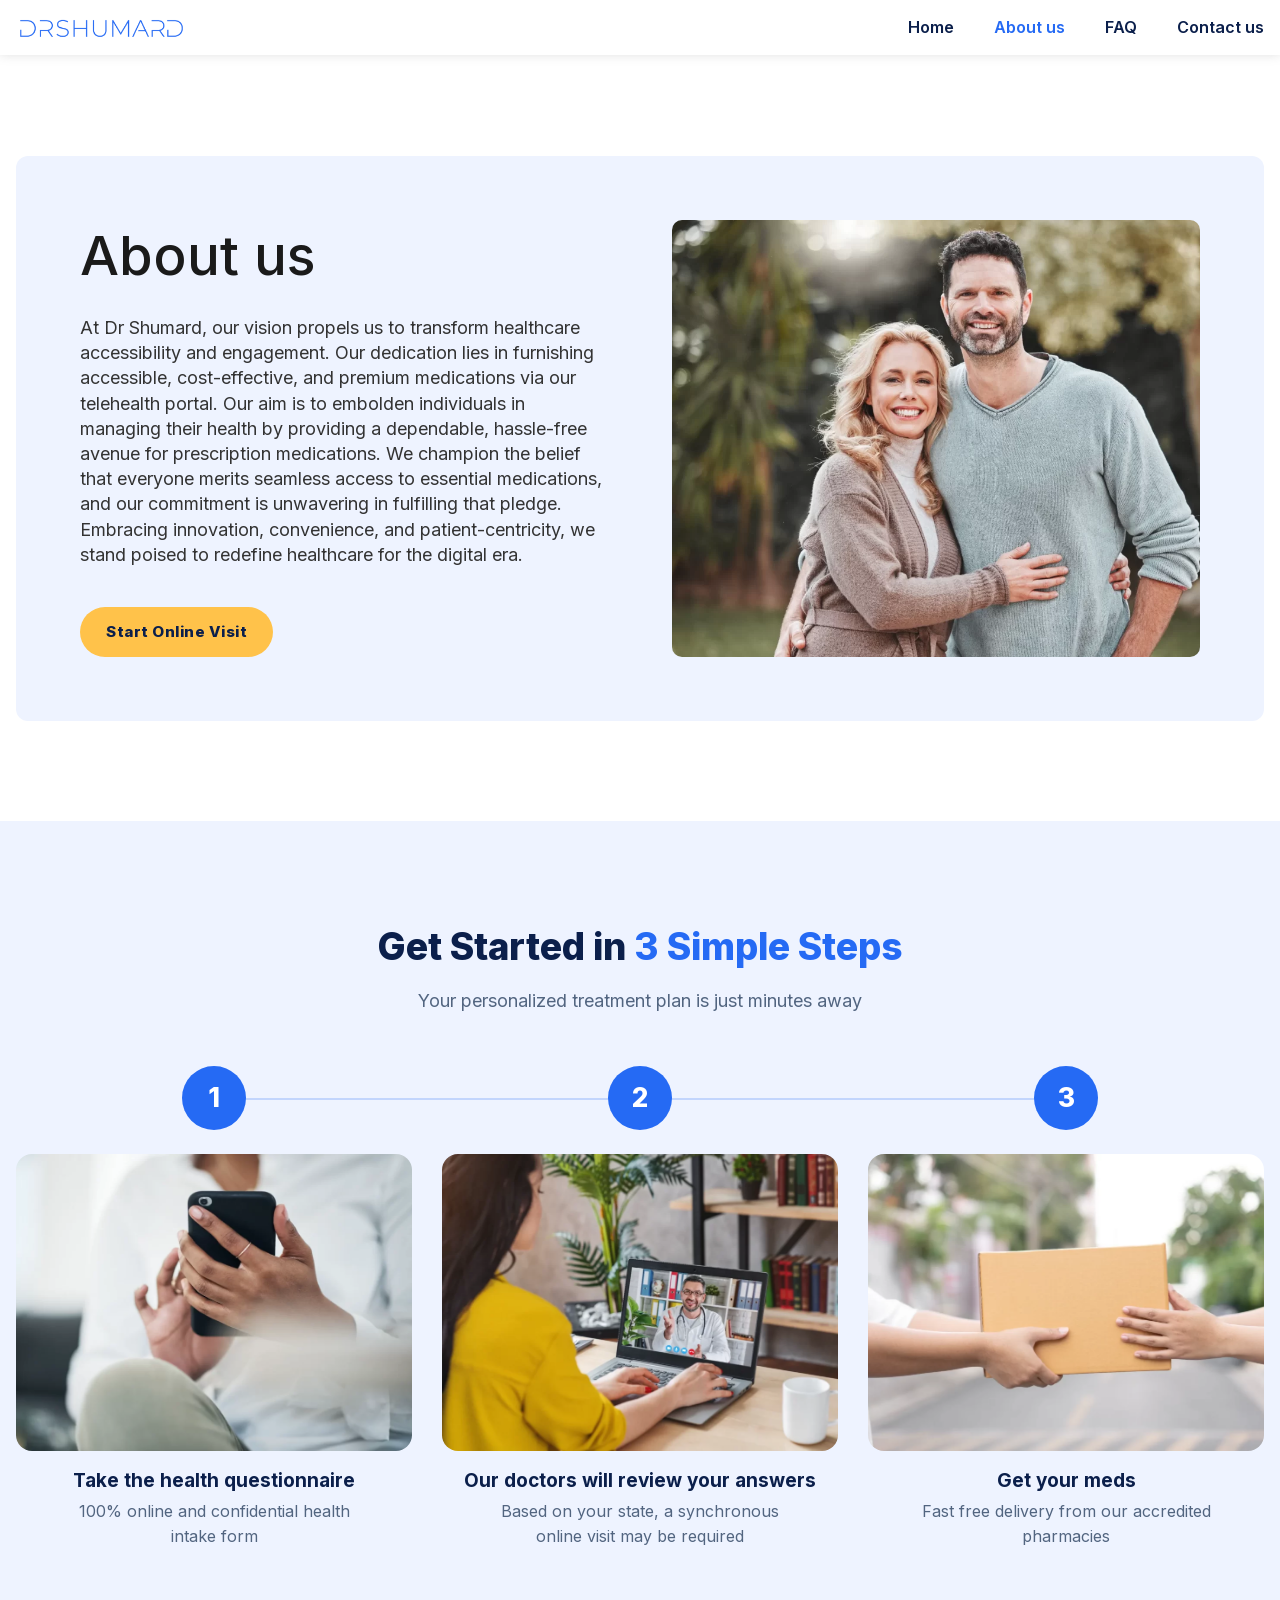
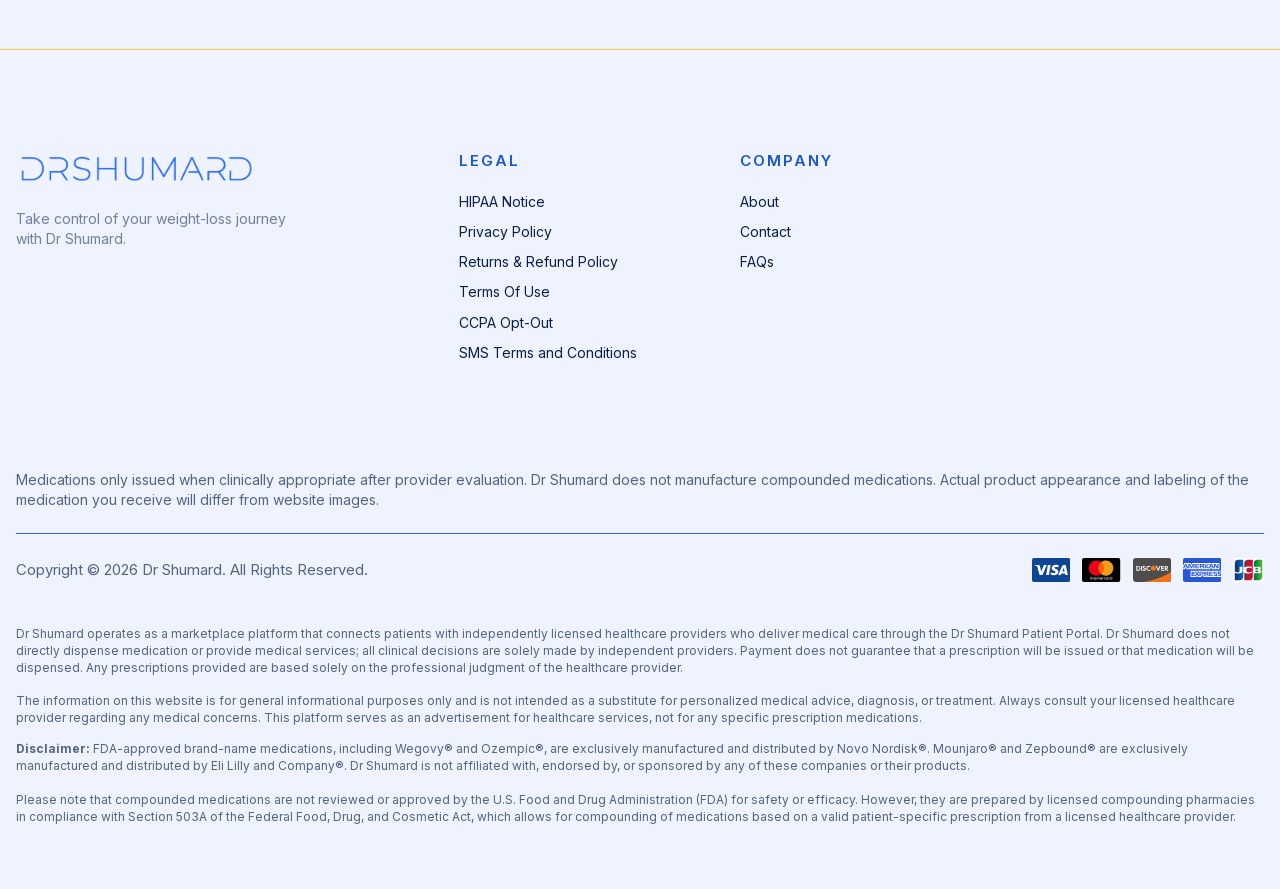
<file: about/index.html>
<!DOCTYPE html>
<html lang="en">
<head>
  <meta charset="UTF-8">
  <meta name="viewport" content="width=device-width, initial-scale=1">
  <title>About Us – Dr Shumard</title>
  <link rel="canonical" href="https://drshumard.com/about/">
  <link rel="icon" href="/assets/img/favicon.svg" type="image/svg+xml">
  <meta name="theme-color" content="#256AF4">
  <meta name="description" content="Learn how Dr Shumard&#x27;s online weight loss program works: a confidential intake, licensed provider review, and medication shipped to your door when appropriate.">
  <meta property="og:site_name" content="Dr Shumard">
  <meta property="og:type" content="website">
  <meta property="og:title" content="About Us – Dr Shumard">
  <meta property="og:description" content="Learn how Dr Shumard&#x27;s online weight loss program works: a confidential intake, licensed provider review, and medication shipped to your door when appropriate.">
  <meta property="og:url" content="https://drshumard.com/about/">
  <meta property="og:image" content="https://drshumard.com/assets/img/dr-shumard.jpg">
  <meta property="og:image:width" content="960">
  <meta property="og:image:height" content="1000">
  <meta name="twitter:card" content="summary">
  <link rel="preload" href="/assets/fonts/inter-var.woff2" as="font" type="font/woff2" crossorigin>
  <link rel="stylesheet" href="/assets/css/style.css">
  <!-- WhiteLabelMD intake + tracking scripts, carried over from the original site -->
  <script>
function checkDebug(){if(!1===window.be_quiet)return!0;if(!1===window.checkDebugValue)return!1;if(window.checkDebugValue)return!0;return"1"===new URLSearchParams(window.location.search).get("elog")?window.checkDebugValue=!0:window.checkDebugValue=!1,window.checkDebugValue}
        function elog(e,c){c?console.log(e):checkDebug()&&console.log(e)}
        function tracking_start() { 
           var reset = new URLSearchParams(window.location.search).get("_track_reset");
           if(reset == "1") {
              forceTrackingCookie("");
           }
        
        }
function setTrackId(e) {
	elog("****SET efcid:" + e,window.trackDebug);
    window.trackingInfo.unid = e;
    wlmdSetCookie("efcid", e, 7);
    window.trackingInfo.codeset = 1;
    wlmdSetCookie("wlmd_tracking_unid", e, 7);
    elog("****Finished set efcid:" + e, window.trackDebug);
}
function useTrackId(e) {
	elog("****USE efcid:" + e);
    window.trackingInfo.unid = e;
    //wlmdSetCookie("efcid", e);
    window.trackingInfo.codeset = 1;
    //wlmdSetCookie("wlmd_tracking_unid", e, 7);
    elog("****Finished set efcid:" + e);
}

window.trackDebug = false;
  </script>
  <script src="/wp-content/uploads/common/wlmd-intake-default.js"></script>
  <script>
    /* set sku here, if chosen */
    window.page_presets = { "productRequested": "" };
    window.page_presets["caller_page"] = urlNoHash();
    function checkoutTrackingString() { return ""; }
  </script>
</head>
<body>
  <a class="skip-link" href="#main">Skip to main content</a>
  <a class="skip-link" href="#footer">Skip to footer</a>
  <header class="site-header">
    <div class="section site-header__bar">
      <div class="container site-header__inner">
        <a class="site-logo" href="/"><img src="/assets/img/logo.png" width="600" height="89" alt="Dr Shumard" fetchpriority="high"></a>
        <nav class="site-nav" aria-label="Menu">
          <ul class="site-nav__items" id="site-menu">
          <li><a href="/">Home</a></li>
          <li><a href="/about/" aria-current="page">About us</a></li>
          <li><a href="/faq/">FAQ</a></li>
          <li><a href="/contact-us/">Contact us</a></li>
          <!-- <li><a class="btn header-btn" href="https://drshumard.practicebetter.io/#/signin" target="_blank" rel="noopener">Log in</a></li> -->
          </ul>
          <button class="site-nav__toggle" type="button" aria-expanded="false" aria-controls="site-menu" aria-label="Open menu"><span class="site-nav__bars"><span></span></span></button>
        </nav>
      </div>
    </div>
  </header>
  <main id="main">
    <section class="section treat-info__section">
      <div class="container">
        <div class="block treat-info__container">
          <div class="block treat-info__content">
            <h1 class="treat-info__content-heading">About us</h1>
            <div class="treat-info__content-text rich-text">
<p>At Dr Shumard, our vision propels us to transform healthcare accessibility and engagement. Our dedication lies in furnishing accessible, cost-effective, and premium medications via our telehealth portal. Our aim is to embolden individuals in managing their health by providing a dependable, hassle-free avenue for prescription medications. We champion the belief that everyone merits seamless access to essential medications, and our commitment is unwavering in fulfilling that pledge. Embracing innovation, convenience, and patient-centricity, we stand poised to redefine healthcare for the digital era.</p>
            </div>
            <a class="btn btn-primary" href="/weight-loss-intake/">Start Online Visit</a>
          </div>
          <div class="block treat-info__image-wrap">
            <img class="treat-info__image" src="/assets/img/couple.webp" width="1024" height="738" alt="Happy couple embracing in a natural setting" loading="lazy">
          </div>
        </div>
      </div>
    </section>
    <section class="section steps-section" id="steps">
      <div class="container steps__inner">
        <h2 class="steps__title accent-text">Get Started in <span>3 Simple Steps</span></h2>
        <div class="steps__subtitle">Your personalized treatment plan is just minutes away</div>
        <ol class="steps__track">
          <li class="steps__item">
            <div class="steps__node"><span class="steps__node-num">1</span></div>
            <div class="steps__media"><img class="steps__image" src="/assets/img/phone.webp" width="1024" height="689" alt="Woman using a smartphone in a relaxed setting" loading="lazy"></div>
            <h3 class="steps__step-title">Take the health questionnaire</h3>
            <div class="steps__text">100% online and confidential health intake form</div>
          </li>
          <li class="steps__item">
            <div class="steps__node"><span class="steps__node-num">2</span></div>
            <div class="steps__media"><img class="steps__image" src="/assets/img/video-call.webp" width="1024" height="683" alt="Woman on a video call with her doctor" loading="lazy"></div>
            <h3 class="steps__step-title">Our doctors will review your answers</h3>
            <div class="steps__text">Based on your state, a synchronous online visit may be required</div>
          </li>
          <li class="steps__item">
            <div class="steps__node"><span class="steps__node-num">3</span></div>
            <div class="steps__media"><img class="steps__image" src="/assets/img/package.webp" width="1024" height="683" alt="Courier handing over a package" loading="lazy"></div>
            <h3 class="steps__step-title">Get your meds</h3>
            <div class="steps__text">Fast free delivery from our accredited pharmacies</div>
          </li>
        </ol>
      </div>
    </section>
  </main>
  <footer class="site-footer" id="footer">
    <div class="section site-footer__top">
      <div class="container site-footer__grid">
        <div class="block site-footer__brand">
          <a class="site-footer__logo" href="/"><img src="/assets/img/logo.png" width="600" height="89" alt="Dr Shumard" loading="lazy"></a>
          <div class="site-footer__tagline">Take control of your weight-loss journey with Dr Shumard.</div>
        </div>
        <div class="site-footer__columns">
          <div class="block footer-column">
            <div class="footer-column--title">Legal</div>
            <ul class="footer-column--menu">
              <li><a href="/hipaa/">HIPAA Notice</a></li>
              <li><a href="/privacy/">Privacy Policy</a></li>
              <li><a href="/returns-refund-policy/">Returns &amp; Refund Policy</a></li>
              <li><a href="/terms/">Terms Of Use</a></li>
              <li><a href="/ccpa/">CCPA Opt-Out</a></li>
              <li><a href="/sms-terms-and-conditions/">SMS Terms and Conditions</a></li>
            </ul>
          </div>
          <div class="block footer-column">
            <div class="footer-column--title">Company</div>
            <ul class="footer-column--menu footer-column--company">
              <li><a href="/about/">About</a></li>
              <li><a href="/contact-us/">Contact</a></li>
              <li><a href="/faq/">FAQs</a></li>
            </ul>
          </div>
        </div>
      </div>
    </div>
    <div class="section site-footer__bottom">
      <div class="container">
        <div class="site-footer__notice">Medications only issued when clinically appropriate after provider evaluation. Dr Shumard does not manufacture compounded medications. Actual product appearance and labeling of the medication you receive will differ from website images.</div>
        <hr class="site-footer__divider">
        <div class="block site-footer__row">
          <div class="site-footer__copyright">Copyright © 2026 Dr Shumard. All Rights Reserved.</div>
          <div class="site-footer__payments">
          <svg class="footer-pay-icon" role="img" aria-label="Visa" xmlns="http://www.w3.org/2000/svg" width="750" height="471" viewBox="0 0 750 471"><defs></defs><g stroke="none" stroke-width="1" fill="none" fill-rule="evenodd"><g fill-rule="nonzero"><rect fill="#0E4595" x="0" y="0" width="750" height="471" rx="40"></rect><polygon fill="#FFFFFF" points="278.1975 334.2275 311.5585 138.4655 364.9175 138.4655 331.5335 334.2275"></polygon><path d="M524.3075,142.6875 C513.7355,138.7215 497.1715,134.4655 476.4845,134.4655 C423.7605,134.4655 386.6205,161.0165 386.3045,199.0695 C386.0075,227.1985 412.8185,242.8905 433.0585,252.2545 C453.8275,261.8495 460.8105,267.9695 460.7115,276.5375 C460.5795,289.6595 444.1255,295.6545 428.7885,295.6545 C407.4315,295.6545 396.0855,292.6875 378.5625,285.3785 L371.6865,282.2665 L364.1975,326.0905 C376.6605,331.5545 399.7065,336.2895 423.6355,336.5345 C479.7245,336.5345 516.1365,310.2875 516.5505,269.6525 C516.7515,247.3835 502.5355,230.4355 471.7515,216.4645 C453.1005,207.4085 441.6785,201.3655 441.7995,192.1955 C441.7995,184.0585 451.4675,175.3575 472.3565,175.3575 C489.8055,175.0865 502.4445,178.8915 512.2925,182.8575 L517.0745,185.1165 L524.3075,142.6875" fill="#FFFFFF"></path><path d="M661.6145,138.4655 L620.3835,138.4655 C607.6105,138.4655 598.0525,141.9515 592.4425,154.6995 L513.1975,334.1025 L569.2285,334.1025 C569.2285,334.1025 578.3905,309.9805 580.4625,304.6845 C586.5855,304.6845 641.0165,304.7685 648.7985,304.7685 C650.3945,311.6215 655.2905,334.1025 655.2905,334.1025 L704.8025,334.1025 L661.6145,138.4655 Z M596.1975,264.8725 C600.6105,253.5935 617.4565,210.1495 617.4565,210.1495 C617.1415,210.6705 621.8365,198.8155 624.5315,191.4655 L628.1385,208.3435 C628.1385,208.3435 638.3555,255.0725 640.4905,264.8715 L596.1975,264.8715 L596.1975,264.8725 Z" fill="#FFFFFF"></path><path d="M 45.878906 138.46484 L 45.197266 142.53906 C 66.288263 147.64458 85.126465 155.03257 101.61914 164.22461 L 148.96484 333.91602 L 205.41992 333.84961 L 289.42383 138.46484 L 232.90234 138.46484 L 180.66211 271.96094 L 175.0957 244.83203 C 174.83824 244.00408 174.55942 243.17304 174.27344 242.3418 L 156.10742 154.99219 C 152.87742 142.59619 143.50892 138.89684 131.91992 138.46484 L 45.878906 138.46484 z " style="fill:#ffffff;fill-opacity:1"></path></g></g></svg>
          <svg class="footer-pay-icon" role="img" aria-label="Mastercard" xmlns="http://www.w3.org/2000/svg" width="750" height="471" viewBox="0 0 750 471"><defs></defs><g stroke="none" stroke-width="1" fill="none" fill-rule="evenodd"><g fill-rule="nonzero"><rect fill="#000000" x="0" y="0" width="750" height="471" rx="40"></rect><g transform="translate(133.000000, 48.000000)"><path d="M88.13,373.67 L88.13,348.82 C88.13,339.29 82.33,333.08 72.81,333.08 C67.81,333.08 62.46,334.74 58.73,340.08 C55.83,335.52 51.73,333.08 45.48,333.08 C40.7599149,332.876008 36.2525337,335.054575 33.48,338.88 L33.48,333.88 L25.61,333.88 L25.61,373.64 L33.48,373.64 L33.48,350.89 C33.48,343.89 37.62,340.54 43.42,340.54 C49.22,340.54 52.53,344.27 52.53,350.89 L52.53,373.67 L60.4,373.67 L60.4,350.89 C60.4,343.89 64.54,340.54 70.34,340.54 C76.14,340.54 79.45,344.27 79.45,350.89 L79.45,373.67 L88.13,373.67 Z M217.35,334.32 L202.85,334.32 L202.85,322.32 L195,322.32 L195,334.32 L186.72,334.32 L186.72,341.32 L195,341.32 L195,360 C195,369.11 198.31,374.5 208.25,374.5 C212.015784,374.421483 215.705651,373.426077 219,371.6 L216.51,364.6 C214.275685,365.996557 211.684475,366.715565 209.05,366.67 C204.91,366.67 202.84,364.18 202.84,360.04 L202.84,341 L217.34,341 L217.34,334.37 L217.35,334.32 Z M291.07,333.08 C286.709355,332.982846 282.618836,335.185726 280.3,338.88 L280.3,333.88 L272.43,333.88 L272.43,373.64 L280.3,373.64 L280.3,351.31 C280.3,344.68 283.61,340.54 289,340.54 C290.818809,340.613783 292.62352,340.892205 294.38,341.37 L296.87,333.91 C294.971013,333.43126 293.02704,333.153071 291.07,333.08 Z M179.66,337.22 C175.52,334.32 169.72,333.08 163.51,333.08 C153.57,333.08 147.36,337.64 147.36,345.51 C147.36,352.14 151.92,355.86 160.61,357.11 L164.75,357.52 C169.31,358.35 172.21,360.01 172.21,362.08 C172.21,364.98 168.9,367.08 162.68,367.08 C157.930627,367.177716 153.278889,365.724267 149.43,362.94 L145.29,369.15 C151.09,373.29 158.13,374.15 162.29,374.15 C173.89,374.15 180.1,368.77 180.1,361.31 C180.1,354.31 175.1,350.96 166.43,349.71 L162.29,349.3 C158.56,348.89 155.29,347.64 155.29,345.16 C155.29,342.26 158.6,340.16 163.16,340.16 C168.16,340.16 173.1,342.23 175.59,343.47 L179.66,337.22 Z M299.77,353.79 C299.77,365.79 307.64,374.5 320.48,374.5 C326.28,374.5 330.42,373.26 334.56,369.94 L330.42,363.73 C327.488758,366.10388 323.841703,367.41823 320.07,367.46 C313.07,367.46 307.64,362.08 307.64,354.21 C307.64,346.34 313,341 320.07,341 C323.841703,341.04177 327.488758,342.35612 330.42,344.73 L334.56,338.52 C330.42,335.21 326.28,333.96 320.48,333.96 C308.05,333.13 299.77,341.83 299.77,353.84 L299.77,353.79 Z M244.27,333.08 C232.67,333.08 224.8,341.36 224.8,353.79 C224.8,366.22 233.08,374.5 245.09,374.5 C250.932775,374.623408 256.638486,372.722682 261.24,369.12 L257.1,363.32 C253.772132,365.898743 249.708598,367.349004 245.5,367.46 C240.12,367.46 234.32,364.15 233.5,357.11 L262.91,357.11 L262.91,353.8 C262.91,341.37 255.45,333.09 244.27,333.09 L244.27,333.08 Z M243.86,340.54 C249.66,340.54 253.8,344.27 254.21,350.48 L232.68,350.48 C233.92,344.68 237.68,340.54 243.86,340.54 Z M136.59,353.79 L136.59,333.91 L128.72,333.91 L128.72,338.91 C125.82,335.18 121.72,333.11 115.88,333.11 C104.7,333.11 96.41,341.81 96.41,353.82 C96.41,365.83 104.69,374.53 115.88,374.53 C121.68,374.53 125.82,372.46 128.72,368.73 L128.72,373.73 L136.59,373.73 L136.59,353.79 Z M104.7,353.79 C104.7,346.33 109.26,340.54 117.13,340.54 C124.59,340.54 129.13,346.34 129.13,353.79 C129.13,361.66 124.13,367.04 117.13,367.04 C109.26,367.45 104.7,361.24 104.7,353.79 Z M410.78,333.08 C406.419355,332.982846 402.328836,335.185726 400.01,338.88 L400.01,333.88 L392.14,333.88 L392.14,373.64 L400,373.64 L400,351.31 C400,344.68 403.31,340.54 408.7,340.54 C410.518809,340.613783 412.32352,340.892205 414.08,341.37 L416.57,333.91 C414.671013,333.43126 412.72704,333.153071 410.77,333.08 L410.78,333.08 Z M380.13,353.79 L380.13,333.91 L372.26,333.91 L372.26,338.91 C369.36,335.18 365.26,333.11 359.42,333.11 C348.24,333.11 339.95,341.81 339.95,353.82 C339.95,365.83 348.23,374.53 359.42,374.53 C365.22,374.53 369.36,372.46 372.26,368.73 L372.26,373.73 L380.13,373.73 L380.13,353.79 Z M348.24,353.79 C348.24,346.33 352.8,340.54 360.67,340.54 C368.13,340.54 372.67,346.34 372.67,353.79 C372.67,361.66 367.67,367.04 360.67,367.04 C352.8,367.45 348.24,361.24 348.24,353.79 Z M460.07,353.79 L460.07,318.17 L452.2,318.17 L452.2,338.88 C449.3,335.15 445.2,333.08 439.36,333.08 C428.18,333.08 419.89,341.78 419.89,353.79 C419.89,365.8 428.17,374.5 439.36,374.5 C445.16,374.5 449.3,372.43 452.2,368.7 L452.2,373.7 L460.07,373.7 L460.07,353.79 Z M428.18,353.79 C428.18,346.33 432.74,340.54 440.61,340.54 C448.07,340.54 452.61,346.34 452.61,353.79 C452.61,361.66 447.61,367.04 440.61,367.04 C432.73,367.46 428.17,361.25 428.17,353.79 L428.18,353.79 Z" fill="#FFFFFF"></path><g><rect fill="#FF5F00" x="170.55" y="32.39" width="143.72" height="234.42"></rect><path d="M185.05,149.6 C185.05997,103.912554 205.96046,60.7376085 241.79,32.39 C180.662018,-15.6713968 92.8620037,-8.68523415 40.103462,48.4380037 C-12.6550796,105.561241 -12.6550796,193.638759 40.103462,250.761996 C92.8620037,307.885234 180.662018,314.871397 241.79,266.81 C205.96046,238.462391 185.05997,195.287446 185.05,149.6 Z" fill="#EB001B"></path><path d="M483.26,149.6 C483.30134,206.646679 450.756789,258.706022 399.455617,283.656273 C348.154445,308.606523 287.109181,302.064451 242.26,266.81 C278.098424,238.46936 299.001593,195.290092 299.001593,149.6 C299.001593,103.909908 278.098424,60.7306402 242.26,32.39 C287.109181,-2.86445052 348.154445,-9.40652324 399.455617,15.5437274 C450.756789,40.493978 483.30134,92.5533211 483.26,149.6 Z" fill="#F79E1B"></path></g></g></g></g></svg>
          <svg class="footer-pay-icon" role="img" aria-label="Discover" xmlns="http://www.w3.org/2000/svg" width="750" height="471" viewBox="0 0 750 471"><defs></defs><g stroke="none" stroke-width="1" fill="none" fill-rule="evenodd"><g fill-rule="nonzero"><path d="M52.8771038,0 C23.6793894,0 -4.55476115e-15,23.1545612 0,51.7102589 L0,419.289737 C0,447.850829 23.671801,471 52.8771038,471 L697.122894,471 C726.320615,471 750,447.845433 750,419.289737 L750,252.475404 L750,51.7102589 C750,23.1491677 726.328202,-4.4533018e-15 697.122894,0 L52.8771038,0 Z" fill="#4D4D4D"></path><path d="M314.569558,152.198414 C323.06625,152.198414 330.192577,153.9309 338.865308,158.110254 L338.865308,180.197198 C330.650269,172.563549 323.523875,169.368926 314.100058,169.368926 C295.577115,169.368926 281.009615,183.944539 281.009615,202.424438 C281.009615,221.911997 295.126279,235.620254 315.018404,235.620254 C323.972798,235.620254 330.967135,232.591128 338.865308,225.080186 L338.865308,247.178497 C329.883538,251.197965 322.604577,252.785079 314.100058,252.785079 C284.025202,252.785079 260.655798,230.849701 260.655798,202.560947 C260.655798,174.577103 284.647269,152.198414 314.569558,152.198414 Z M221.191404,152.807038 C232.293048,152.807038 242.451462,156.418802 250.944635,163.479831 L240.609981,176.340655 C235.465019,170.859895 230.599394,168.547945 224.682615,168.547945 C216.169885,168.547936 209.970327,173.154235 209.970327,179.215049 C209.970327,184.413218 213.450798,187.164422 225.302356,191.332621 C247.768529,199.141028 254.426462,206.064868 254.426462,221.354473 C254.426462,239.986821 240.026981,252.955721 219.503077,252.955721 C204.47426,252.955721 193.548154,247.330452 184.44824,234.636213 L197.205529,222.956624 C201.754702,231.315341 209.342452,235.792799 218.763144,235.792799 C227.573971,235.792799 234.097058,230.014421 234.097058,222.217168 C234.097058,218.175392 232.121269,214.709536 228.175702,212.259183 C226.189231,211.099073 222.254519,209.369382 214.522615,206.777734 C195.973058,200.43062 189.609,193.646221 189.609,180.386799 C189.609,164.636126 203.275981,152.807038 221.191404,152.807038 Z M446.886269,154.485036 L468.460788,154.485036 L495.464615,219.130417 L522.815885,154.485036 L544.22701,154.485036 L500.482644,253.198414 L489.855019,253.198414 L446.886269,154.485036 Z M64.8212135,154.632923 L93.811974,154.632923 C125.842394,154.632923 148.170827,174.418596 148.170827,202.822609 C148.170827,216.985567 141.340038,230.679389 129.788913,239.766893 C120.068962,247.437722 108.994192,250.877669 93.6598558,250.877669 L64.8212135,250.877669 L64.8212135,154.632923 Z M157.25849,154.632923 L177.009462,154.632923 L177.009462,250.877669 L157.25849,250.877669 L157.25849,154.632923 Z M553.156923,154.632923 L609.168423,154.632923 L609.168423,170.940741 L572.892875,170.940741 L572.892875,192.303392 L607.831279,192.303392 L607.831279,208.603619 L572.892875,208.603619 L572.892875,234.583122 L609.168423,234.583122 L609.168423,250.877669 L553.156923,250.877669 L553.156923,154.632923 Z M622.250596,154.632923 L651.534327,154.632923 C674.313452,154.632923 687.366663,165.030007 687.366663,183.048838 C687.366663,197.784414 679.179923,207.454847 664.302885,210.332805 L696.176385,250.877669 L671.888144,250.877669 L644.551904,212.213673 L641.977163,212.213673 L641.977163,250.877669 L622.250596,250.877669 L622.250596,154.632923 Z M641.977163,169.791736 L641.977163,198.939525 L647.748269,198.939525 C660.360308,198.939525 667.044769,193.734406 667.044769,184.05942 C667.044769,174.693052 660.359106,169.791736 648.060019,169.791736 L641.977163,169.791736 Z M84.5571663,170.940741 L84.5571663,234.583122 L89.8568962,234.583122 C102.619538,234.583122 110.679663,232.259105 116.885144,226.934514 C123.71575,221.152572 127.824519,211.920423 127.824519,202.684197 C127.824519,193.462833 123.71575,184.505917 116.885144,178.723975 C110.361615,173.113074 102.619538,170.940741 89.8568962,170.940741 L84.5571663,170.940741 Z" fill="#FFFFFF"></path><path d="M399.164288,151.559424 C428.914452,151.559424 453.031096,173.727429 453.031096,201.112187 L453.031096,201.143399 C453.031096,228.528147 428.914452,250.727374 399.164288,250.727374 C369.414125,250.727374 345.297481,228.528147 345.297481,201.143399 L345.297481,201.112187 C345.297481,173.727429 369.414125,151.559424 399.164288,151.559424 Z M749.982612,271.093939 C724.934651,288.327133 537.408564,411.490963 212.719237,470.985071 L697.105507,470.985071 C726.303228,470.985071 749.982612,447.830504 749.982612,419.274807 L749.982612,271.093939 Z" fill="#F47216"></path></g></g></svg>
          <svg class="footer-pay-icon" role="img" aria-label="American Express" xmlns="http://www.w3.org/2000/svg" width="750" height="471" viewBox="0 0 750 471"><defs></defs><g stroke="none" stroke-width="1" fill="none" fill-rule="evenodd"><g fill-rule="nonzero"><rect fill="#2557D6" x="0" y="0" width="750" height="471" rx="40"></rect><path d="M0.002688,221.18508 L36.026849,221.18508 L44.149579,201.67506 L62.334596,201.67506 L70.436042,221.18508 L141.31637,221.18508 L141.31637,206.26909 L147.64322,221.24866 L184.43894,221.24866 L190.76579,206.04654 L190.76579,221.18508 L366.91701,221.18508 L366.83451,189.15941 L370.2427,189.15941 C372.62924,189.24161 373.3263,189.46144 373.3263,193.38516 L373.3263,221.18508 L464.43232,221.18508 L464.43232,213.72973 C471.78082,217.6508 483.21064,221.18508 498.25086,221.18508 L536.57908,221.18508 L544.78163,201.67506 L562.96664,201.67506 L570.98828,221.18508 L644.84844,221.18508 L644.84844,202.65269 L656.0335,221.18508 L715.22061,221.18508 L715.22061,98.67789 L656.64543,98.67789 L656.64543,113.14614 L648.44288,98.67789 L588.33787,98.67789 L588.33787,113.14614 L580.80579,98.67789 L499.61839,98.67789 C486.02818,98.67789 474.08221,100.5669 464.43232,105.83121 L464.43232,98.67789 L408.40596,98.67789 L408.40596,105.83121 C402.26536,100.40529 393.89786,98.67789 384.59383,98.67789 L179.90796,98.67789 L166.17407,130.3194 L152.07037,98.67789 L87.59937,98.67789 L87.59937,113.14614 L80.516924,98.67789 L25.533518,98.67789 L-2.99999999e-06,156.92445 L-2.99999999e-06,221.18508 L0.002597,221.18508 L0.002688,221.18508 Z M227.39957,203.51436 L205.78472,203.51436 L205.70492,134.72064 L175.13228,203.51436 L156.62,203.51436 L125.96754,134.6597 L125.96754,203.51436 L83.084427,203.51436 L74.982981,183.92222 L31.083524,183.92222 L22.8996,203.51436 L4.7e-05,203.51436 L37.756241,115.67692 L69.08183,115.67692 L104.94103,198.84086 L104.94103,115.67692 L139.35289,115.67692 L166.94569,175.26406 L192.29297,115.67692 L227.39657,115.67692 L227.39657,203.51436 L227.39957,203.51436 Z M67.777214,165.69287 L53.346265,130.67606 L38.997794,165.69287 L67.777214,165.69287 Z M313.41947,203.51436 L242.98611,203.51436 L242.98611,115.67692 L313.41947,115.67692 L313.41947,133.96821 L264.07116,133.96821 L264.07116,149.8009 L312.23551,149.8009 L312.23551,167.80606 L264.07116,167.80606 L264.07116,185.34759 L313.41947,185.34759 L313.41947,203.51436 Z M412.67528,139.33321 C412.67528,153.33782 403.28877,160.57326 397.81863,162.74575 C402.43206,164.49434 406.37237,167.58351 408.24808,170.14281 C411.22525,174.51164 411.73875,178.41416 411.73875,186.25897 L411.73875,203.51436 L390.47278,203.51436 L390.39298,192.43732 C390.39298,187.1518 390.90115,179.55074 387.0646,175.32499 C383.98366,172.23581 379.28774,171.56552 371.69714,171.56552 L349.06363,171.56552 L349.06363,203.51436 L327.98125,203.51436 L327.98125,115.67692 L376.47552,115.67692 C387.25084,115.67692 395.18999,115.9604 402.00639,119.88413 C408.67644,123.80786 412.67529,129.53581 412.67529,139.33321 L412.67528,139.33321 Z M386.02277,152.37632 C383.1254,154.12756 379.69859,154.18584 375.59333,154.18584 L349.97998,154.18584 L349.97998,134.67583 L375.94186,134.67583 C379.61611,134.67583 383.44999,134.8401 385.94029,136.26016 C388.67536,137.53981 390.36749,140.26337 390.36749,144.02548 C390.36749,147.86443 388.75784,150.95361 386.02277,152.37632 Z M446.48908,203.51436 L424.97569,203.51436 L424.97569,115.67692 L446.48908,115.67692 L446.48908,203.51436 Z M696.22856,203.51436 L666.35032,203.51436 L626.38585,137.58727 L626.38585,203.51436 L583.44687,203.51436 L575.24166,183.92222 L531.44331,183.92222 L523.48287,203.51436 L498.81137,203.51436 C488.56284,203.51436 475.58722,201.25709 468.23872,193.79909 C460.82903,186.3411 456.97386,176.23903 456.97386,160.26593 C456.97386,147.23895 459.27791,135.33 468.33983,125.91941 C475.15621,118.90916 485.83044,115.67692 500.35982,115.67692 L520.77174,115.67692 L520.77174,134.49809 L500.78818,134.49809 C493.0938,134.49809 488.74909,135.63733 484.564,139.70147 C480.96957,143.4 478.50322,150.39171 478.50322,159.59829 C478.50322,169.00887 480.38158,175.79393 484.30061,180.22633 C487.5465,183.70232 493.445,184.75677 498.99495,184.75677 L508.46393,184.75677 L538.17987,115.67957 L569.77152,115.67957 L605.46843,198.76138 L605.46843,115.67957 L637.5709,115.67957 L674.6327,176.85368 L674.6327,115.67957 L696.22856,115.67957 L696.22856,203.51436 Z M568.07051,165.69287 L553.47993,130.67606 L538.96916,165.69287 L568.07051,165.69287 Z" fill="#FFFFFF"></path><path d="M749.95644,343.76716 C744.83485,351.22516 734.85504,355.00582 721.34464,355.00582 L680.62723,355.00582 L680.62723,336.1661 L721.17969,336.1661 C725.20248,336.1661 728.01736,335.63887 729.71215,333.99096 C731.18079,332.63183 732.2051,330.65804 732.2051,328.26036 C732.2051,325.70107 731.18079,323.66899 729.62967,322.45028 C728.09984,321.10969 725.87294,320.50033 722.20135,320.50033 C702.40402,319.83005 677.70592,321.10969 677.70592,293.30714 C677.70592,280.56363 685.83131,267.14983 707.95664,267.14983 L749.95379,267.14983 L749.95644,249.66925 L710.93382,249.66925 C699.15812,249.66925 690.60438,252.47759 684.54626,256.84375 L684.54626,249.66925 L626.83044,249.66925 C617.60091,249.66925 606.76706,251.94771 601.64279,256.84375 L601.64279,249.66925 L498.57751,249.66925 L498.57751,256.84375 C490.37496,250.95154 476.53466,249.66925 470.14663,249.66925 L402.16366,249.66925 L402.16366,256.84375 C395.67452,250.58593 381.24357,249.66925 372.44772,249.66925 L296.3633,249.66925 L278.95252,268.43213 L262.64586,249.66925 L148.99149,249.66925 L148.99149,372.26121 L260.50676,372.26121 L278.447,353.20159 L295.34697,372.26121 L364.08554,372.32211 L364.08554,343.48364 L370.84339,343.48364 C379.96384,343.62405 390.72054,343.25845 400.21079,339.17311 L400.21079,372.25852 L456.90762,372.25852 L456.90762,340.30704 L459.64268,340.30704 C463.13336,340.30704 463.47657,340.45011 463.47657,343.92344 L463.47657,372.25587 L635.71144,372.25587 C646.64639,372.25587 658.07621,369.46873 664.40571,364.41107 L664.40571,372.25587 L719.03792,372.25587 C730.40656,372.25587 741.50913,370.66889 749.95644,366.60475 L749.95644,343.76712 L749.95644,343.76716 Z M408.45301,296.61266 C408.45301,321.01872 390.16689,326.05784 371.7371,326.05784 L345.42935,326.05784 L345.42935,355.52685 L304.44855,355.52685 L278.48667,326.44199 L251.5058,355.52685 L167.9904,355.52685 L167.9904,267.66822 L252.79086,267.66822 L278.73144,296.46694 L305.55002,267.66822 L372.92106,267.66822 C389.6534,267.66822 408.45301,272.28078 408.45301,296.61266 Z M240.82781,337.04655 L188.9892,337.04655 L188.9892,319.56596 L235.27785,319.56596 L235.27785,301.64028 L188.9892,301.64028 L188.9892,285.66718 L241.84947,285.66718 L264.91132,311.27077 L240.82781,337.04655 Z M324.3545,347.10668 L291.9833,311.3189 L324.3545,276.6677 L324.3545,347.10668 Z M372.2272,308.04117 L344.98027,308.04117 L344.98027,285.66718 L372.47197,285.66718 C380.08388,285.66718 385.36777,288.75636 385.36777,296.43956 C385.36777,304.03796 380.32865,308.04117 372.2272,308.04117 Z M514.97053,267.66815 L585.34004,267.66815 L585.34004,285.83764 L535.96778,285.83764 L535.96778,301.81074 L584.1348,301.81074 L584.1348,319.73642 L535.96778,319.73642 L535.96778,337.21701 L585.34004,337.29641 L585.34004,355.52678 L514.97053,355.52678 L514.97053,267.66815 Z M487.91724,314.6973 C492.61049,316.42205 496.44703,319.51387 498.24559,322.07317 C501.22276,326.36251 501.65378,330.36571 501.73891,338.10985 L501.73891,355.52685 L480.5714,355.52685 L480.5714,344.53458 C480.5714,339.24908 481.08223,331.42282 477.1632,327.33748 C474.08226,324.19002 469.38635,323.4376 461.69463,323.4376 L439.16223,323.4376 L439.16223,355.52685 L417.97609,355.52685 L417.97609,267.66822 L466.65393,267.66822 C477.32816,267.66822 485.10236,268.13716 492.02251,271.81449 C498.6766,275.8177 502.86168,281.30191 502.86168,291.3245 C502.85868,305.34765 493.46719,312.50362 487.91724,314.6973 Z M475.99899,303.59022 C473.17879,305.25668 469.69077,305.39975 465.58817,305.39975 L439.97483,305.39975 L439.97483,285.66718 L465.9367,285.66718 C469.69077,285.66718 473.4475,285.74658 475.99899,287.25416 C478.7314,288.67687 480.36499,291.39779 480.36499,295.15725 C480.36499,298.91672 478.7314,301.94496 475.99899,303.59022 Z M666.33539,309.1866 C670.44067,313.41766 672.64095,318.7588 672.64095,327.80112 C672.64095,346.70178 660.78278,355.5242 639.51948,355.5242 L598.45353,355.5242 L598.45353,336.68449 L639.35453,336.68449 C643.35337,336.68449 646.18954,336.15726 647.9668,334.50934 C649.41681,333.15021 650.45709,331.17643 650.45709,328.77875 C650.45709,326.21944 649.33167,324.18738 647.88433,322.96866 C646.27201,321.62807 644.04778,321.01872 640.37619,321.01872 C620.65868,320.34843 595.9659,321.62807 595.9659,293.82551 C595.9659,281.08201 604.00615,267.66822 626.11019,267.66822 L668.37872,267.66822 L668.37872,286.36752 L629.70196,286.36752 C625.86809,286.36752 623.37512,286.51059 621.25464,287.9545 C618.94527,289.37721 618.08856,291.48876 618.08856,294.2759 C618.08856,297.59028 620.04941,299.8449 622.702,300.81987 C624.92624,301.59084 627.31543,301.81603 630.9072,301.81603 L642.25722,302.12071 C653.703,302.39889 661.55967,304.37003 666.33539,309.1866 Z M750,285.66718 L711.57335,285.66718 C707.7368,285.66718 705.18797,285.81025 703.04088,287.25416 C700.81665,288.67687 699.95995,290.78843 699.95995,293.57558 C699.95995,296.88994 701.83831,299.14456 704.57071,300.11953 C706.79495,300.8905 709.18415,301.1157 712.6961,301.1157 L724.12327,301.42038 C735.65419,301.70387 743.35123,303.67765 748.04448,308.49157 C748.89852,309.16186 749.41202,309.91428 750,310.6667 L750,285.66718 Z" fill="#FFFFFF"></path></g></g></svg>
          <svg class="footer-pay-icon" role="img" aria-label="JCB" xmlns="http://www.w3.org/2000/svg" height="231.511" width="300" viewBox="0 0 300.00001 231.511" y="0px" x="0px"><defs></defs><style type="text/css"> .st0{fill:#FFFFFF;} .st1{fill:url(#SVGID_1_);} .st2{fill:url(#SVGID_2_);} .st3{fill:url(#SVGID_3_);} .st4{fill:url(#SVGID_4_);} .st5{fill:url(#SVGID_5_);} </style><g transform="translate(-9.4000001,96.810998)"><g transform="matrix(1.8215159,0,0,1.8215159,-8.5437653,-109.83667)"><path style="fill:#ffffff" d="m 174,108.3 c 0,14 -11.4,25.4 -25.4,25.4 l -138.2,0 0,-100.6 c 0,-14 11.4,-25.4 25.4,-25.4 l 138.2,0 0,100.6 z" class="st0"></path><g><lineargradient gradienttransform="matrix(1.125,0,0,1.125,-11.9755,-13.8615)" y2="81.398598" x2="157.3299" y1="81.398598" x1="117.3856" gradientunits="userSpaceOnUse" id="SVGID_1_"><stop style="stop-color:#007940" offset="0"></stop><stop style="stop-color:#00873F" offset="0.2285"></stop><stop style="stop-color:#40A737" offset="0.7433"></stop><stop style="stop-color:#5CB531" offset="1"></stop></lineargradient><path style="fill:url(#SVGID_1_)" d="m 129,82.5 10.5,0 c 0.3,0 1,-0.1 1.3,-0.1 2,-0.4 3.7,-2.2 3.7,-4.7 0,-2.4 -1.7,-4.2 -3.7,-4.7 -0.3,-0.1 -0.9,-0.1 -1.3,-0.1 l -10.5,0 0,9.6 z" class="st1"></path><lineargradient gradienttransform="matrix(1.125,0,0,1.125,-11.9755,-13.8615)" y2="75.171402" x2="157.3318" y1="75.171402" x1="117.3844" gradientunits="userSpaceOnUse" id="SVGID_2_"><stop style="stop-color:#007940" offset="0"></stop><stop style="stop-color:#00873F" offset="0.2285"></stop><stop style="stop-color:#40A737" offset="0.7433"></stop><stop style="stop-color:#5CB531" offset="1"></stop></lineargradient><path style="fill:url(#SVGID_2_)" d="m 138.3,16.2 c -10,0 -18.2,8.1 -18.2,18.2 l 0,18.9 25.7,0 c 0.6,0 1.3,0 1.8,0.1 5.8,0.3 10.1,3.3 10.1,8.5 0,4.1 -2.9,7.6 -8.3,8.3 l 0,0.2 c 5.9,0.4 10.4,3.7 10.4,8.8 0,5.5 -5,9.1 -11.6,9.1 l -28.2,0 0,37 26.7,0 c 10,0 18.2,-8.1 18.2,-18.2 l 0,-90.9 -26.6,0 z" class="st2"></path><lineargradient gradienttransform="matrix(1.125,0,0,1.125,-11.9755,-13.8615)" y2="68.399101" x2="157.33051" y1="68.399101" x1="117.3846" gradientunits="userSpaceOnUse" id="SVGID_3_"><stop style="stop-color:#007940" offset="0"></stop><stop style="stop-color:#00873F" offset="0.2285"></stop><stop style="stop-color:#40A737" offset="0.7433"></stop><stop style="stop-color:#5CB531" offset="1"></stop></lineargradient><path style="fill:url(#SVGID_3_)" d="m 143.2,63.1 c 0,-2.4 -1.7,-4 -3.7,-4.3 -0.2,0 -0.7,-0.1 -1,-0.1 l -9.5,0 0,8.8 9.5,0 c 0.3,0 0.9,0 1,-0.1 2,-0.3 3.7,-1.9 3.7,-4.3 z" class="st3"></path></g><lineargradient gradienttransform="matrix(1.125,0,0,1.125,-11.9755,-13.8615)" y2="75.171402" x2="68.522102" y1="75.171402" x1="27.9594" gradientunits="userSpaceOnUse" id="SVGID_4_"><stop style="stop-color:#1F286F" offset="0"></stop><stop style="stop-color:#004E94" offset="0.4751"></stop><stop style="stop-color:#0066B1" offset="0.8261"></stop><stop style="stop-color:#006FBC" offset="1"></stop></lineargradient><path style="fill:url(#SVGID_4_)" d="m 37.7,16.2 c -10,0 -18.2,8.1 -18.2,18.2 l 0,44.9 c 5.1,2.5 10.4,4.1 15.7,4.1 6.3,0 9.7,-3.8 9.7,-9 l 0,-21.2 15.6,0 0,21.1 c 0,8.2 -5.1,14.9 -22.4,14.9 -10.5,0 -18.7,-2.3 -18.7,-2.3 l 0,38.3 26.7,0 c 10,0 18.2,-8.1 18.2,-18.2 l 0,-90.8 -26.6,0 z" class="st4"></path><lineargradient gradienttransform="matrix(1.125,0,0,1.125,-11.9755,-13.8615)" y2="75.171402" x2="111.8553" y1="75.171402" x1="72.459503" gradientunits="userSpaceOnUse" id="SVGID_5_"><stop style="stop-color:#6C2C2F" offset="0"></stop><stop style="stop-color:#882730" offset="0.1735"></stop><stop style="stop-color:#BE1833" offset="0.5731"></stop><stop style="stop-color:#DC0436" offset="0.8585"></stop><stop style="stop-color:#E60039" offset="1"></stop></lineargradient><path style="fill:url(#SVGID_5_)" d="m 88,16.2 c -10,0 -18.2,8.1 -18.2,18.2 l 0,23.8 c 4.6,-3.9 12.6,-6.4 25.5,-5.8 6.9,0.3 14.3,2.2 14.3,2.2 l 0,7.7 c -3.7,-1.9 -8.1,-3.6 -13.8,-4 -9.8,-0.7 -15.7,4.1 -15.7,12.5 0,8.5 5.9,13.3 15.7,12.5 5.7,-0.4 10.1,-2.2 13.8,-4 l 0,7.7 c 0,0 -7.3,1.9 -14.3,2.2 -12.9,0.6 -20.9,-1.9 -25.5,-5.8 l 0,42 26.7,0 c 10,0 18.2,-8.1 18.2,-18.2 l 0,-91 -26.7,0 z" class="st5"></path></g><g></g></g></svg>
          </div>
        </div>
      </div>
      <div class="container">
        <div class="site-footer__legal">
<p>Dr Shumard operates as a marketplace platform that connects patients with independently licensed healthcare providers who deliver medical care through the Dr Shumard Patient Portal. Dr Shumard does not directly dispense medication or provide medical services; all clinical decisions are solely made by independent providers. Payment does not guarantee that a prescription will be issued or that medication will be dispensed. Any prescriptions provided are based solely on the professional judgment of the healthcare provider.<br><br>The information on this website is for general informational purposes only and is not intended as a substitute for personalized medical advice, diagnosis, or treatment. Always consult your licensed healthcare provider regarding any medical concerns. This platform serves as an advertisement for healthcare services, not for any specific prescription medications.</p>
<p><b>Disclaimer:</b> FDA-approved brand-name medications, including Wegovy® and Ozempic®, are exclusively manufactured and distributed by Novo Nordisk®. Mounjaro® and Zepbound® are exclusively manufactured and distributed by Eli Lilly and Company®. Dr Shumard is not affiliated with, endorsed by, or sponsored by any of these companies or their products.<br><br>Please note that compounded medications are not reviewed or approved by the U.S. Food and Drug Administration (FDA) for safety or efficacy. However, they are prepared by licensed compounding pharmacies in compliance with Section 503A of the Federal Food, Drug, and Cosmetic Act, which allows for compounding of medications based on a valid patient-specific prescription from a licensed healthcare provider.</p>
        </div>
      </div>
    </div>
  </footer>
  <script src="/assets/js/main.js" defer></script>
<!-- Begin snippet by: wlmdFooterSnippet -->
  <!-- NOTE no directives: ga_setup_accounts -->
<!-- NOTE no directives: fb_setup_accounts -->

<script>
function awaitCTO() {
  if(typeof clickTrackingOperations === "function") {
     return clickTrackingOperations();
  }
  
  setTimeout(awaitCTO,300);
}
awaitCTO();
if(document.getElementById("myBtn-mdl")) {
    document.getElementById("myBtn-mdl").onclick = function () {
        showIntakeForm();
        //document.getElementById("intake_form_area").style.display="block";
    };
}
try {
  myCloseActions();
} catch(e) {
    // console.log(e.message);
}
</script>    
<!-- * End snippet by: wlmdFooterSnippet -->
</body>
</html>
</file>
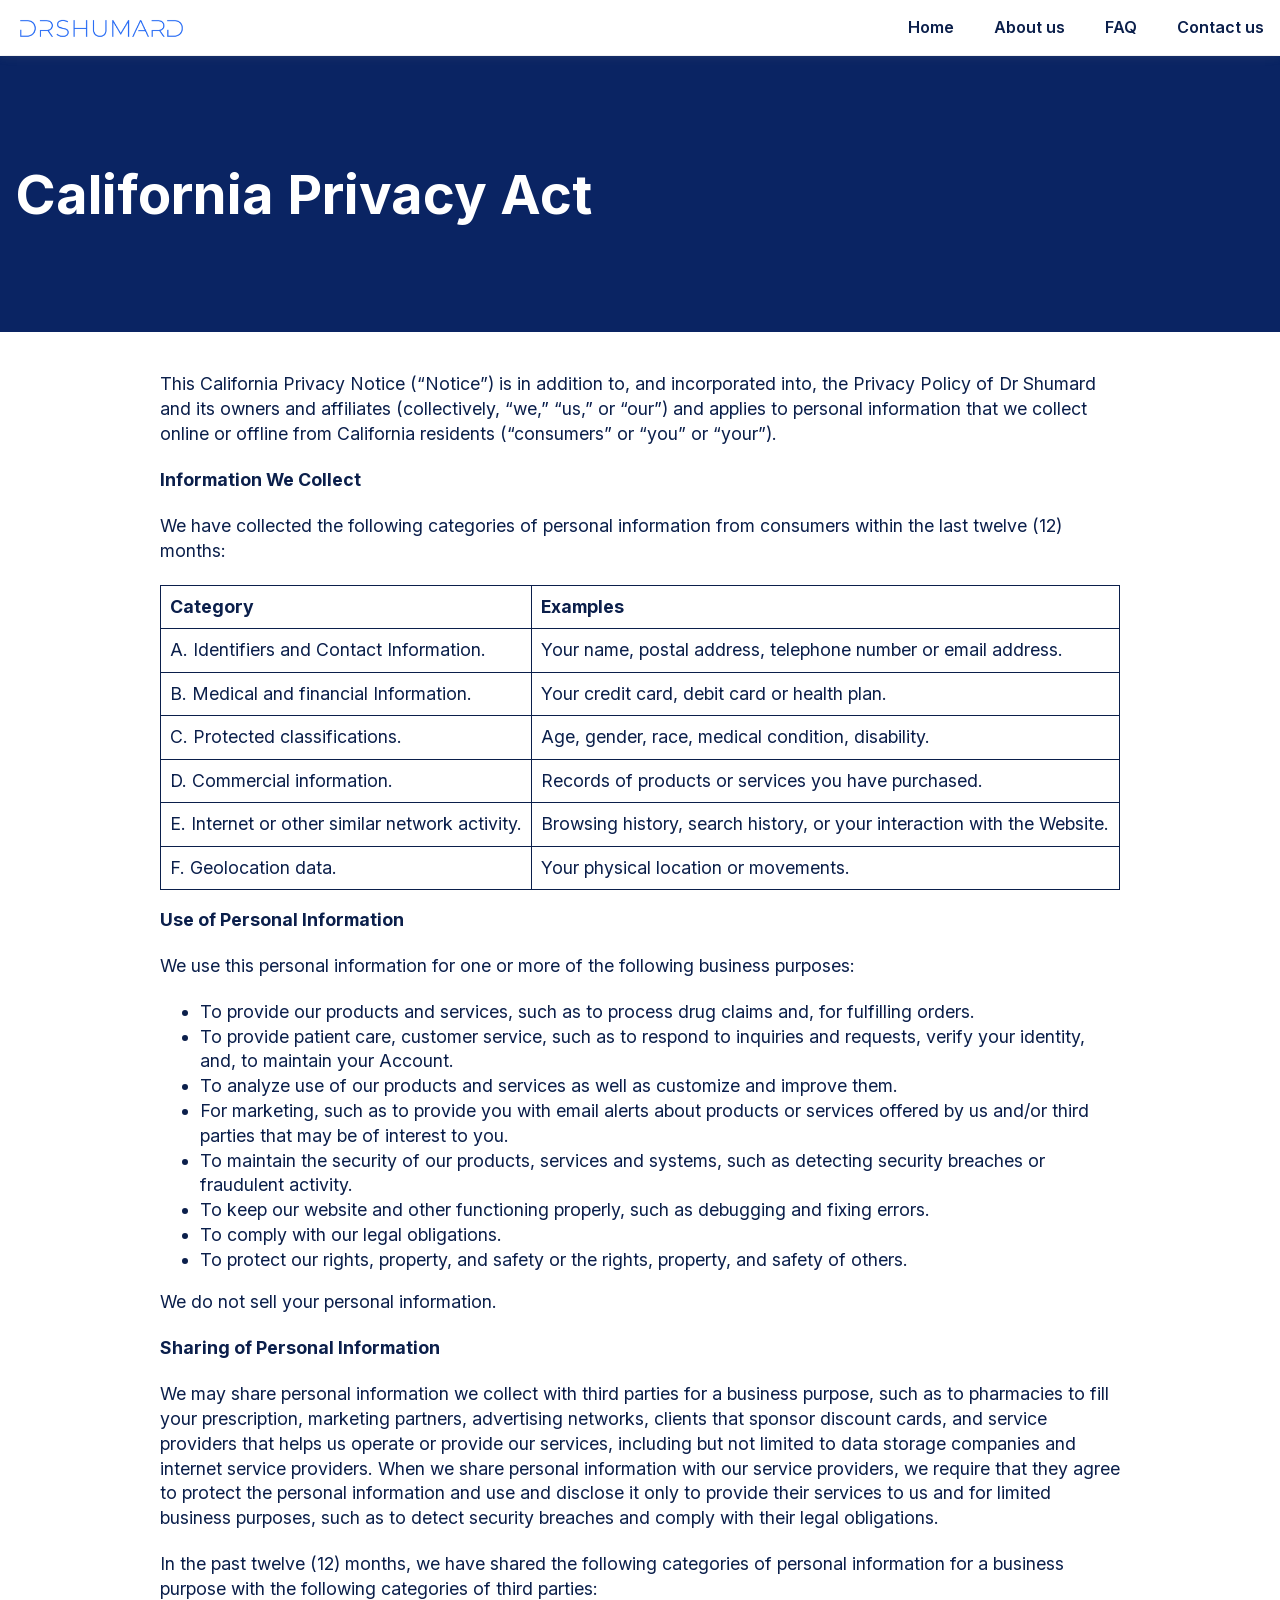
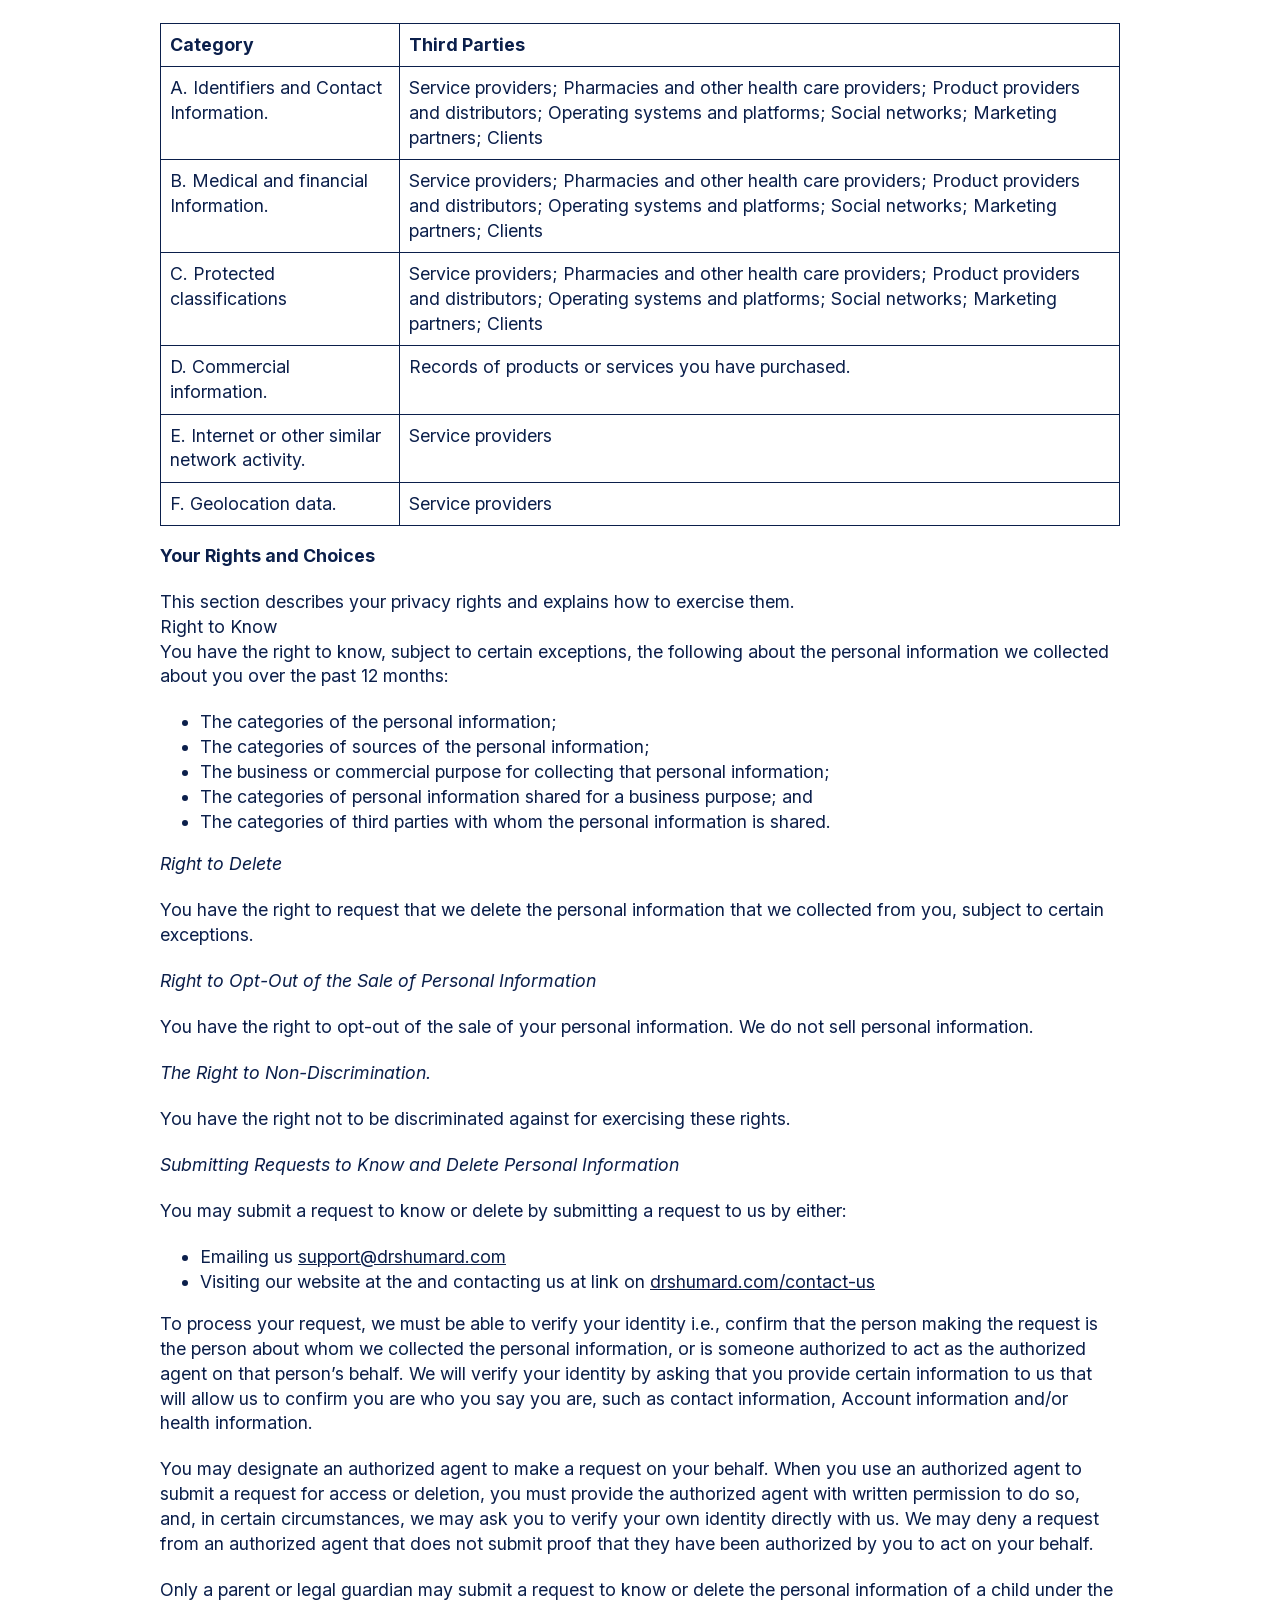
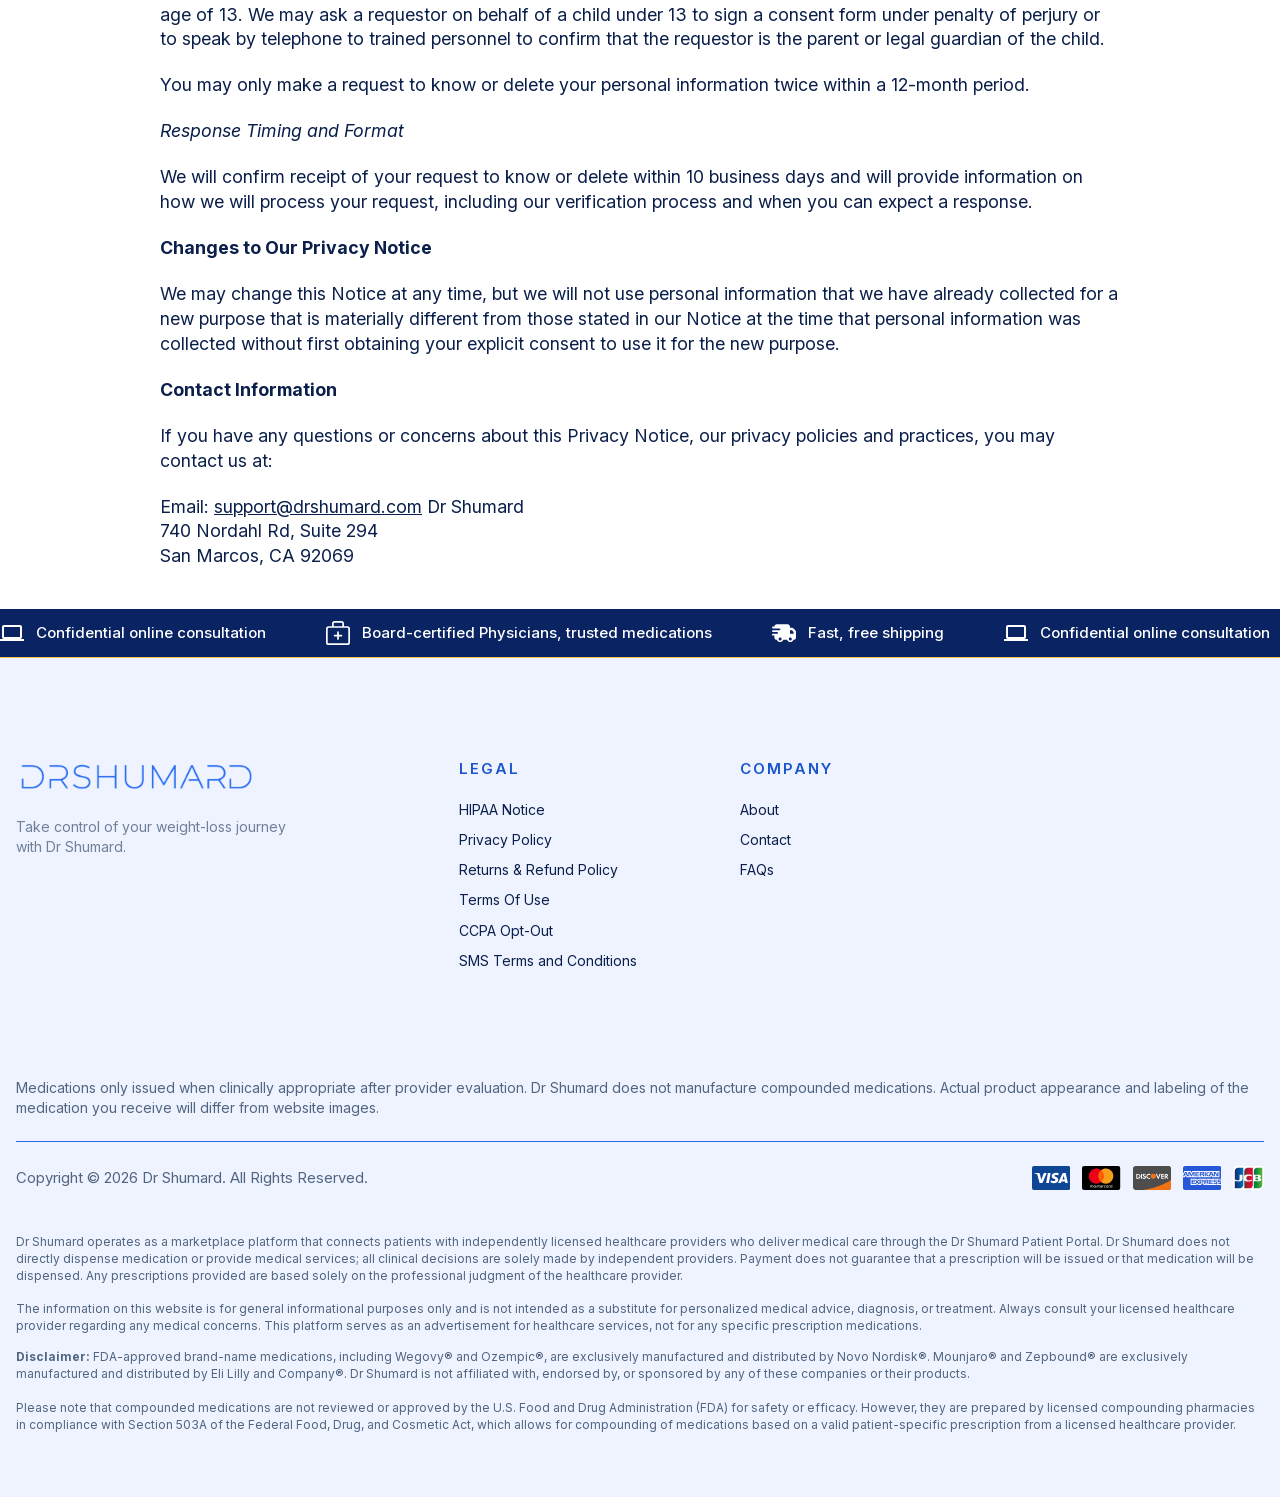
<file: ccpa/index.html>
<!DOCTYPE html>
<html lang="en">
<head>
  <meta charset="UTF-8">
  <meta name="viewport" content="width=device-width, initial-scale=1">
  <title>California Privacy Act – Dr Shumard</title>
  <link rel="canonical" href="https://drshumard.com/ccpa/">
  <link rel="icon" href="/assets/img/favicon.svg" type="image/svg+xml">
  <meta name="theme-color" content="#256AF4">
  <meta name="description" content="California Consumer Privacy Act (CCPA) notice and opt-out information for Dr Shumard.">
  <meta property="og:site_name" content="Dr Shumard">
  <meta property="og:type" content="website">
  <meta property="og:title" content="California Privacy Act – Dr Shumard">
  <meta property="og:description" content="California Consumer Privacy Act (CCPA) notice and opt-out information for Dr Shumard.">
  <meta property="og:url" content="https://drshumard.com/ccpa/">
  <meta property="og:image" content="https://drshumard.com/assets/img/dr-shumard.jpg">
  <meta property="og:image:width" content="960">
  <meta property="og:image:height" content="1000">
  <meta name="twitter:card" content="summary">
  <link rel="preload" href="/assets/fonts/inter-var.woff2" as="font" type="font/woff2" crossorigin>
  <link rel="stylesheet" href="/assets/css/style.css">
  <!-- WhiteLabelMD intake + tracking scripts, carried over from the original site -->
  <script>
function checkDebug(){if(!1===window.be_quiet)return!0;if(!1===window.checkDebugValue)return!1;if(window.checkDebugValue)return!0;return"1"===new URLSearchParams(window.location.search).get("elog")?window.checkDebugValue=!0:window.checkDebugValue=!1,window.checkDebugValue}
        function elog(e,c){c?console.log(e):checkDebug()&&console.log(e)}
        function tracking_start() { 
           var reset = new URLSearchParams(window.location.search).get("_track_reset");
           if(reset == "1") {
              forceTrackingCookie("");
           }
        
        }
function setTrackId(e) {
	elog("****SET efcid:" + e,window.trackDebug);
    window.trackingInfo.unid = e;
    wlmdSetCookie("efcid", e, 7);
    window.trackingInfo.codeset = 1;
    wlmdSetCookie("wlmd_tracking_unid", e, 7);
    elog("****Finished set efcid:" + e, window.trackDebug);
}
function useTrackId(e) {
	elog("****USE efcid:" + e);
    window.trackingInfo.unid = e;
    //wlmdSetCookie("efcid", e);
    window.trackingInfo.codeset = 1;
    //wlmdSetCookie("wlmd_tracking_unid", e, 7);
    elog("****Finished set efcid:" + e);
}

window.trackDebug = false;
  </script>
  <script src="/wp-content/uploads/common/wlmd-intake-default.js"></script>
  <script>
    /* set sku here, if chosen */
    window.page_presets = { "productRequested": "" };
    window.page_presets["caller_page"] = urlNoHash();
    function checkoutTrackingString() { return ""; }
  </script>
</head>
<body>
  <a class="skip-link" href="#main">Skip to main content</a>
  <a class="skip-link" href="#footer">Skip to footer</a>
  <header class="site-header">
    <div class="section site-header__bar">
      <div class="container site-header__inner">
        <a class="site-logo" href="/"><img src="/assets/img/logo.png" width="600" height="89" alt="Dr Shumard" fetchpriority="high"></a>
        <nav class="site-nav" aria-label="Menu">
          <ul class="site-nav__items" id="site-menu">
          <li><a href="/">Home</a></li>
          <li><a href="/about/">About us</a></li>
          <li><a href="/faq/">FAQ</a></li>
          <li><a href="/contact-us/">Contact us</a></li>
          <!-- <li><a class="btn header-btn" href="https://drshumard.practicebetter.io/#/signin" target="_blank" rel="noopener">Log in</a></li> -->
          </ul>
          <button class="site-nav__toggle" type="button" aria-expanded="false" aria-controls="site-menu" aria-label="Open menu"><span class="site-nav__bars"><span></span></span></button>
        </nav>
      </div>
    </div>
  </header>
  <main id="main">
    <section class="section page-title legal-page__section">
      <div class="container legal-page__container">
        <h1 class="legal-page__title">California Privacy Act</h1>
      </div>
    </section>
    <section class="section legal-page__content-section">
      <div class="container legal-page__content-container">
        <div class="legal-page__content rich-text">
<p>This California Privacy Notice (“Notice”) is in addition to, and incorporated into, the Privacy Policy of Dr Shumard and its owners and affiliates (collectively, “we,” “us,” or “our”) and applies to personal information that we collect online or offline from California residents (“consumers” or “you” or “your”).</p>

<p><strong>Information We Collect</strong></p>

<p>We have collected the following categories of personal information from consumers within the last twelve (12) months:</p>

<figure><table><tbody><tr><td><strong>Category</strong></td><td><strong>Examples</strong></td></tr><tr><td>A. Identifiers and Contact Information.</td><td>Your name, postal address, telephone number or email address.</td></tr><tr><td>B. Medical and financial Information.</td><td>Your credit card, debit card or health plan.</td></tr><tr><td>C. Protected classifications.</td><td>Age, gender, race, medical condition, disability.</td></tr><tr><td>D. Commercial information.</td><td>Records of products or services you have purchased.</td></tr><tr><td>E. Internet or other similar network activity.</td><td>Browsing history, search history, or your interaction with the Website.</td></tr><tr><td>F. Geolocation data.</td><td>Your physical location or movements.</td></tr></tbody></table></figure>

<p><strong>Use of Personal Information</strong></p>

<p>We use this personal information for one or more of the following business purposes:</p>

<ul>
<li>To provide our products and services, such as to process drug claims and, for fulfilling orders.</li>

<li>To provide patient care, customer service, such as to respond to inquiries and requests, verify your identity, and, to maintain your Account.</li>

<li>To analyze use of our products and services as well as customize and improve them.</li>

<li>For marketing, such as to provide you with email alerts about products or services offered by us and/or third parties that may be of interest to you.</li>

<li>To maintain the security of our products, services and systems, such as detecting security breaches or fraudulent activity.</li>

<li>To keep our website and other functioning properly, such as debugging and fixing errors.</li>

<li>To comply with our legal obligations.</li>

<li>To protect our rights, property, and safety or the rights, property, and safety of others.</li>
</ul>

<p>We do not sell your personal information.</p>

<p><strong>Sharing of Personal Information</strong></p>

<p>We may share personal information we collect with third parties for a business purpose, such as to pharmacies to fill your prescription, marketing partners, advertising networks, clients that sponsor discount cards, and service providers that helps us operate or provide our services, including but not limited to data storage companies and internet service providers. When we share personal information with our service providers, we require that they agree to protect the personal information and use and disclose it only to provide their services to us and for limited business purposes, such as to detect security breaches and comply with their legal obligations.</p>

<p>In the past twelve (12) months, we have shared the following categories of personal information for a business purpose with the following categories of third parties:</p>

<figure><table><tbody><tr><td><strong>Category</strong></td><td><strong>Third Parties</strong></td></tr><tr><td>A. Identifiers and Contact Information.</td><td>Service providers; Pharmacies and other health care providers; Product providers and distributors; Operating systems and platforms; Social networks; Marketing partners; Clients</td></tr><tr><td>B. Medical and financial Information.</td><td>Service providers; Pharmacies and other health care providers; Product providers and distributors; Operating systems and platforms; Social networks; Marketing partners; Clients</td></tr><tr><td>C. Protected classifications</td><td>Service providers; Pharmacies and other health care providers; Product providers and distributors; Operating systems and platforms; Social networks; Marketing partners; Clients</td></tr><tr><td>D. Commercial information.</td><td>Records of products or services you have purchased.</td></tr><tr><td>E. Internet or other similar network activity.</td><td>Service providers</td></tr><tr><td>F. Geolocation data.</td><td>Service providers</td></tr></tbody></table></figure>

<p><strong>Your Rights and Choices</strong></p>

<p>This section describes your privacy rights and explains how to exercise them.<br>Right to Know<br>You have the right to know, subject to certain exceptions, the following about the personal information we collected about you over the past 12 months:</p>

<ul>
<li>The categories of the personal information;</li>

<li>The categories of sources of the personal information;</li>

<li>The business or commercial purpose for collecting that personal information;</li>

<li>The categories of personal information shared for a business purpose; and</li>

<li>The categories of third parties with whom the personal information is shared.</li>
</ul>

<p><em>Right to Delete</em></p>

<p>You have the right to request that we delete the personal information that we collected from you, subject to certain exceptions.</p>

<p><em>Right to Opt-Out of the Sale of Personal Information</em></p>

<p>You have the right to opt-out of the sale of your personal information. We do not sell personal information.</p>

<p><em>The Right to Non-Discrimination.</em></p>

<p>You have the right not to be discriminated against for exercising these rights.</p>

<p><em>Submitting Requests to Know and Delete Personal Information</em></p>

<p>You may submit a request to know or delete by submitting a request to us by either:</p>

<ul>
<li>Emailing us <a href="mailto:support@drshumard.com">support@drshumard.com</a></li>

<li>Visiting our website at the and contacting us at link on <a href="/contact-us/">drshumard.com/contact-us</a></li>
</ul>

<p>To process your request, we must be able to verify your identity i.e., confirm that the person making the request is the person about whom we collected the personal information, or is someone authorized to act as the authorized agent on that person’s behalf. We will verify your identity by asking that you provide certain information to us that will allow us to confirm you are who you say you are, such as contact information, Account information and/or health information.</p>

<p>You may designate an authorized agent to make a request on your behalf. When you use an authorized agent to submit a request for access or deletion, you must provide the authorized agent with written permission to do so, and, in certain circumstances, we may ask you to verify your own identity directly with us. We may deny a request from an authorized agent that does not submit proof that they have been authorized by you to act on your behalf.</p>

<p>Only a parent or legal guardian may submit a request to know or delete the personal information of a child under the age of 13. We may ask a requestor on behalf of a child under 13 to sign a consent form under penalty of perjury or to speak by telephone to trained personnel to confirm that the requestor is the parent or legal guardian of the child.</p>

<p>You may only make a request to know or delete your personal information twice within a 12-month period.</p>

<p><em>Response Timing and Format</em></p>

<p>We will confirm receipt of your request to know or delete within 10 business days and will provide information on how we will process your request, including our verification process and when you can expect a response.</p>

<p><strong>Changes to Our Privacy Notice</strong></p>

<p>We may change this Notice at any time, but we will not use personal information that we have already collected for a new purpose that is materially different from those stated in our Notice at the time that personal information was collected without first obtaining your explicit consent to use it for the new purpose.</p>

<p><strong>Contact Information</strong></p>

<p>If you have any questions or concerns about this Privacy Notice, our privacy policies and practices, you may contact us at:</p>

<p>Email: <a href="mailto:support@drshumard.com">support@drshumard.com</a> Dr Shumard<br>740 Nordahl Rd, Suite 294<br>San Marcos, CA 92069</p>
        </div>
      </div>
    </section>
    <section class="section advantage-section" aria-label="Why Dr Shumard">
      <div class="advantage-marquee">
        <div class="advantage-track">
          <div class="advantage-group">
          <div class="advantage-box"><svg class="advantage-box__icon advantage-box__icon--fill" xmlns="http://www.w3.org/2000/svg" viewBox="0 0 512 384" aria-hidden="true" focusable="false"><path d="M427 320h85v43H0v-43h85q-17 0-29.5-12.5T43 277V64q0-18 12.5-30.5T85 21h342q17 0 29.5 12.5T469 64v213q0 18-12.5 30.5T427 320zM85 64v213h342V64H85z"/></svg><span class="advantage-box__text">Confidential online consultation</span></div>
          <div class="advantage-box"><svg class="advantage-box__icon advantage-box__icon--stroke" xmlns="http://www.w3.org/2000/svg" viewBox="0 0 14 14" aria-hidden="true" focusable="false"><path fill="none" stroke="#EEF8F6" stroke-linecap="round" stroke-linejoin="round" d="M5 8.5h4m-2-2v4m5.5-7h-11a1 1 0 0 0-1 1v8a1 1 0 0 0 1 1h11a1 1 0 0 0 1-1v-8a1 1 0 0 0-1-1m-2.5 0v-2a1 1 0 0 0-1-1H5a1 1 0 0 0-1 1v2"/></svg><span class="advantage-box__text">Board-certified Physicians, trusted medications</span></div>
          <div class="advantage-box"><svg class="advantage-box__icon advantage-box__icon--fill" xmlns="http://www.w3.org/2000/svg" viewBox="0 0 640 512" aria-hidden="true" focusable="false"><path d="M64 96c0-35.3 28.7-64 64-64h288c35.3 0 64 28.7 64 64v32h50.7c17 0 33.3 6.7 45.3 18.7l45.3 45.3c12 12 18.7 28.3 18.7 45.3V384c0 35.3-28.7 64-64 64h-3.3c-10.4 36.9-44.4 64-84.7 64s-74.2-27.1-84.7-64H300.7c-10.4 36.9-44.4 64-84.7 64s-74.2-27.1-84.7-64H128c-35.3 0-64-28.7-64-64v-48H24c-13.3 0-24-10.7-24-24s10.7-24 24-24h112c13.3 0 24-10.7 24-24s-10.7-24-24-24H24c-13.3 0-24-10.7-24-24s10.7-24 24-24h176c13.3 0 24-10.7 24-24s-10.7-24-24-24H24c-13.3 0-24-10.7-24-24s10.7-24 24-24zm512 192v-50.7L530.7 192H480v96zM256 424a40 40 0 1 0-80 0a40 40 0 1 0 80 0m232 40a40 40 0 1 0 0-80a40 40 0 1 0 0 80"/></svg><span class="advantage-box__text">Fast, free shipping</span></div>
          </div>
          <div class="advantage-group" aria-hidden="true">
          <div class="advantage-box" aria-hidden="true"><svg class="advantage-box__icon advantage-box__icon--fill" xmlns="http://www.w3.org/2000/svg" viewBox="0 0 512 384" aria-hidden="true" focusable="false"><path d="M427 320h85v43H0v-43h85q-17 0-29.5-12.5T43 277V64q0-18 12.5-30.5T85 21h342q17 0 29.5 12.5T469 64v213q0 18-12.5 30.5T427 320zM85 64v213h342V64H85z"/></svg><span class="advantage-box__text">Confidential online consultation</span></div>
          <div class="advantage-box" aria-hidden="true"><svg class="advantage-box__icon advantage-box__icon--stroke" xmlns="http://www.w3.org/2000/svg" viewBox="0 0 14 14" aria-hidden="true" focusable="false"><path fill="none" stroke="#EEF8F6" stroke-linecap="round" stroke-linejoin="round" d="M5 8.5h4m-2-2v4m5.5-7h-11a1 1 0 0 0-1 1v8a1 1 0 0 0 1 1h11a1 1 0 0 0 1-1v-8a1 1 0 0 0-1-1m-2.5 0v-2a1 1 0 0 0-1-1H5a1 1 0 0 0-1 1v2"/></svg><span class="advantage-box__text">Board-certified Physicians, trusted medications</span></div>
          <div class="advantage-box" aria-hidden="true"><svg class="advantage-box__icon advantage-box__icon--fill" xmlns="http://www.w3.org/2000/svg" viewBox="0 0 640 512" aria-hidden="true" focusable="false"><path d="M64 96c0-35.3 28.7-64 64-64h288c35.3 0 64 28.7 64 64v32h50.7c17 0 33.3 6.7 45.3 18.7l45.3 45.3c12 12 18.7 28.3 18.7 45.3V384c0 35.3-28.7 64-64 64h-3.3c-10.4 36.9-44.4 64-84.7 64s-74.2-27.1-84.7-64H300.7c-10.4 36.9-44.4 64-84.7 64s-74.2-27.1-84.7-64H128c-35.3 0-64-28.7-64-64v-48H24c-13.3 0-24-10.7-24-24s10.7-24 24-24h112c13.3 0 24-10.7 24-24s-10.7-24-24-24H24c-13.3 0-24-10.7-24-24s10.7-24 24-24h176c13.3 0 24-10.7 24-24s-10.7-24-24-24H24c-13.3 0-24-10.7-24-24s10.7-24 24-24zm512 192v-50.7L530.7 192H480v96zM256 424a40 40 0 1 0-80 0a40 40 0 1 0 80 0m232 40a40 40 0 1 0 0-80a40 40 0 1 0 0 80"/></svg><span class="advantage-box__text">Fast, free shipping</span></div>
          </div>
        </div>
      </div>
    </section>
  </main>
  <footer class="site-footer" id="footer">
    <div class="section site-footer__top">
      <div class="container site-footer__grid">
        <div class="block site-footer__brand">
          <a class="site-footer__logo" href="/"><img src="/assets/img/logo.png" width="600" height="89" alt="Dr Shumard" loading="lazy"></a>
          <div class="site-footer__tagline">Take control of your weight-loss journey with Dr Shumard.</div>
        </div>
        <div class="site-footer__columns">
          <div class="block footer-column">
            <div class="footer-column--title">Legal</div>
            <ul class="footer-column--menu">
              <li><a href="/hipaa/">HIPAA Notice</a></li>
              <li><a href="/privacy/">Privacy Policy</a></li>
              <li><a href="/returns-refund-policy/">Returns &amp; Refund Policy</a></li>
              <li><a href="/terms/">Terms Of Use</a></li>
              <li><a href="/ccpa/">CCPA Opt-Out</a></li>
              <li><a href="/sms-terms-and-conditions/">SMS Terms and Conditions</a></li>
            </ul>
          </div>
          <div class="block footer-column">
            <div class="footer-column--title">Company</div>
            <ul class="footer-column--menu footer-column--company">
              <li><a href="/about/">About</a></li>
              <li><a href="/contact-us/">Contact</a></li>
              <li><a href="/faq/">FAQs</a></li>
            </ul>
          </div>
        </div>
      </div>
    </div>
    <div class="section site-footer__bottom">
      <div class="container">
        <div class="site-footer__notice">Medications only issued when clinically appropriate after provider evaluation. Dr Shumard does not manufacture compounded medications. Actual product appearance and labeling of the medication you receive will differ from website images.</div>
        <hr class="site-footer__divider">
        <div class="block site-footer__row">
          <div class="site-footer__copyright">Copyright © 2026 Dr Shumard. All Rights Reserved.</div>
          <div class="site-footer__payments">
          <svg class="footer-pay-icon" role="img" aria-label="Visa" xmlns="http://www.w3.org/2000/svg" width="750" height="471" viewBox="0 0 750 471"><defs></defs><g stroke="none" stroke-width="1" fill="none" fill-rule="evenodd"><g fill-rule="nonzero"><rect fill="#0E4595" x="0" y="0" width="750" height="471" rx="40"></rect><polygon fill="#FFFFFF" points="278.1975 334.2275 311.5585 138.4655 364.9175 138.4655 331.5335 334.2275"></polygon><path d="M524.3075,142.6875 C513.7355,138.7215 497.1715,134.4655 476.4845,134.4655 C423.7605,134.4655 386.6205,161.0165 386.3045,199.0695 C386.0075,227.1985 412.8185,242.8905 433.0585,252.2545 C453.8275,261.8495 460.8105,267.9695 460.7115,276.5375 C460.5795,289.6595 444.1255,295.6545 428.7885,295.6545 C407.4315,295.6545 396.0855,292.6875 378.5625,285.3785 L371.6865,282.2665 L364.1975,326.0905 C376.6605,331.5545 399.7065,336.2895 423.6355,336.5345 C479.7245,336.5345 516.1365,310.2875 516.5505,269.6525 C516.7515,247.3835 502.5355,230.4355 471.7515,216.4645 C453.1005,207.4085 441.6785,201.3655 441.7995,192.1955 C441.7995,184.0585 451.4675,175.3575 472.3565,175.3575 C489.8055,175.0865 502.4445,178.8915 512.2925,182.8575 L517.0745,185.1165 L524.3075,142.6875" fill="#FFFFFF"></path><path d="M661.6145,138.4655 L620.3835,138.4655 C607.6105,138.4655 598.0525,141.9515 592.4425,154.6995 L513.1975,334.1025 L569.2285,334.1025 C569.2285,334.1025 578.3905,309.9805 580.4625,304.6845 C586.5855,304.6845 641.0165,304.7685 648.7985,304.7685 C650.3945,311.6215 655.2905,334.1025 655.2905,334.1025 L704.8025,334.1025 L661.6145,138.4655 Z M596.1975,264.8725 C600.6105,253.5935 617.4565,210.1495 617.4565,210.1495 C617.1415,210.6705 621.8365,198.8155 624.5315,191.4655 L628.1385,208.3435 C628.1385,208.3435 638.3555,255.0725 640.4905,264.8715 L596.1975,264.8715 L596.1975,264.8725 Z" fill="#FFFFFF"></path><path d="M 45.878906 138.46484 L 45.197266 142.53906 C 66.288263 147.64458 85.126465 155.03257 101.61914 164.22461 L 148.96484 333.91602 L 205.41992 333.84961 L 289.42383 138.46484 L 232.90234 138.46484 L 180.66211 271.96094 L 175.0957 244.83203 C 174.83824 244.00408 174.55942 243.17304 174.27344 242.3418 L 156.10742 154.99219 C 152.87742 142.59619 143.50892 138.89684 131.91992 138.46484 L 45.878906 138.46484 z " style="fill:#ffffff;fill-opacity:1"></path></g></g></svg>
          <svg class="footer-pay-icon" role="img" aria-label="Mastercard" xmlns="http://www.w3.org/2000/svg" width="750" height="471" viewBox="0 0 750 471"><defs></defs><g stroke="none" stroke-width="1" fill="none" fill-rule="evenodd"><g fill-rule="nonzero"><rect fill="#000000" x="0" y="0" width="750" height="471" rx="40"></rect><g transform="translate(133.000000, 48.000000)"><path d="M88.13,373.67 L88.13,348.82 C88.13,339.29 82.33,333.08 72.81,333.08 C67.81,333.08 62.46,334.74 58.73,340.08 C55.83,335.52 51.73,333.08 45.48,333.08 C40.7599149,332.876008 36.2525337,335.054575 33.48,338.88 L33.48,333.88 L25.61,333.88 L25.61,373.64 L33.48,373.64 L33.48,350.89 C33.48,343.89 37.62,340.54 43.42,340.54 C49.22,340.54 52.53,344.27 52.53,350.89 L52.53,373.67 L60.4,373.67 L60.4,350.89 C60.4,343.89 64.54,340.54 70.34,340.54 C76.14,340.54 79.45,344.27 79.45,350.89 L79.45,373.67 L88.13,373.67 Z M217.35,334.32 L202.85,334.32 L202.85,322.32 L195,322.32 L195,334.32 L186.72,334.32 L186.72,341.32 L195,341.32 L195,360 C195,369.11 198.31,374.5 208.25,374.5 C212.015784,374.421483 215.705651,373.426077 219,371.6 L216.51,364.6 C214.275685,365.996557 211.684475,366.715565 209.05,366.67 C204.91,366.67 202.84,364.18 202.84,360.04 L202.84,341 L217.34,341 L217.34,334.37 L217.35,334.32 Z M291.07,333.08 C286.709355,332.982846 282.618836,335.185726 280.3,338.88 L280.3,333.88 L272.43,333.88 L272.43,373.64 L280.3,373.64 L280.3,351.31 C280.3,344.68 283.61,340.54 289,340.54 C290.818809,340.613783 292.62352,340.892205 294.38,341.37 L296.87,333.91 C294.971013,333.43126 293.02704,333.153071 291.07,333.08 Z M179.66,337.22 C175.52,334.32 169.72,333.08 163.51,333.08 C153.57,333.08 147.36,337.64 147.36,345.51 C147.36,352.14 151.92,355.86 160.61,357.11 L164.75,357.52 C169.31,358.35 172.21,360.01 172.21,362.08 C172.21,364.98 168.9,367.08 162.68,367.08 C157.930627,367.177716 153.278889,365.724267 149.43,362.94 L145.29,369.15 C151.09,373.29 158.13,374.15 162.29,374.15 C173.89,374.15 180.1,368.77 180.1,361.31 C180.1,354.31 175.1,350.96 166.43,349.71 L162.29,349.3 C158.56,348.89 155.29,347.64 155.29,345.16 C155.29,342.26 158.6,340.16 163.16,340.16 C168.16,340.16 173.1,342.23 175.59,343.47 L179.66,337.22 Z M299.77,353.79 C299.77,365.79 307.64,374.5 320.48,374.5 C326.28,374.5 330.42,373.26 334.56,369.94 L330.42,363.73 C327.488758,366.10388 323.841703,367.41823 320.07,367.46 C313.07,367.46 307.64,362.08 307.64,354.21 C307.64,346.34 313,341 320.07,341 C323.841703,341.04177 327.488758,342.35612 330.42,344.73 L334.56,338.52 C330.42,335.21 326.28,333.96 320.48,333.96 C308.05,333.13 299.77,341.83 299.77,353.84 L299.77,353.79 Z M244.27,333.08 C232.67,333.08 224.8,341.36 224.8,353.79 C224.8,366.22 233.08,374.5 245.09,374.5 C250.932775,374.623408 256.638486,372.722682 261.24,369.12 L257.1,363.32 C253.772132,365.898743 249.708598,367.349004 245.5,367.46 C240.12,367.46 234.32,364.15 233.5,357.11 L262.91,357.11 L262.91,353.8 C262.91,341.37 255.45,333.09 244.27,333.09 L244.27,333.08 Z M243.86,340.54 C249.66,340.54 253.8,344.27 254.21,350.48 L232.68,350.48 C233.92,344.68 237.68,340.54 243.86,340.54 Z M136.59,353.79 L136.59,333.91 L128.72,333.91 L128.72,338.91 C125.82,335.18 121.72,333.11 115.88,333.11 C104.7,333.11 96.41,341.81 96.41,353.82 C96.41,365.83 104.69,374.53 115.88,374.53 C121.68,374.53 125.82,372.46 128.72,368.73 L128.72,373.73 L136.59,373.73 L136.59,353.79 Z M104.7,353.79 C104.7,346.33 109.26,340.54 117.13,340.54 C124.59,340.54 129.13,346.34 129.13,353.79 C129.13,361.66 124.13,367.04 117.13,367.04 C109.26,367.45 104.7,361.24 104.7,353.79 Z M410.78,333.08 C406.419355,332.982846 402.328836,335.185726 400.01,338.88 L400.01,333.88 L392.14,333.88 L392.14,373.64 L400,373.64 L400,351.31 C400,344.68 403.31,340.54 408.7,340.54 C410.518809,340.613783 412.32352,340.892205 414.08,341.37 L416.57,333.91 C414.671013,333.43126 412.72704,333.153071 410.77,333.08 L410.78,333.08 Z M380.13,353.79 L380.13,333.91 L372.26,333.91 L372.26,338.91 C369.36,335.18 365.26,333.11 359.42,333.11 C348.24,333.11 339.95,341.81 339.95,353.82 C339.95,365.83 348.23,374.53 359.42,374.53 C365.22,374.53 369.36,372.46 372.26,368.73 L372.26,373.73 L380.13,373.73 L380.13,353.79 Z M348.24,353.79 C348.24,346.33 352.8,340.54 360.67,340.54 C368.13,340.54 372.67,346.34 372.67,353.79 C372.67,361.66 367.67,367.04 360.67,367.04 C352.8,367.45 348.24,361.24 348.24,353.79 Z M460.07,353.79 L460.07,318.17 L452.2,318.17 L452.2,338.88 C449.3,335.15 445.2,333.08 439.36,333.08 C428.18,333.08 419.89,341.78 419.89,353.79 C419.89,365.8 428.17,374.5 439.36,374.5 C445.16,374.5 449.3,372.43 452.2,368.7 L452.2,373.7 L460.07,373.7 L460.07,353.79 Z M428.18,353.79 C428.18,346.33 432.74,340.54 440.61,340.54 C448.07,340.54 452.61,346.34 452.61,353.79 C452.61,361.66 447.61,367.04 440.61,367.04 C432.73,367.46 428.17,361.25 428.17,353.79 L428.18,353.79 Z" fill="#FFFFFF"></path><g><rect fill="#FF5F00" x="170.55" y="32.39" width="143.72" height="234.42"></rect><path d="M185.05,149.6 C185.05997,103.912554 205.96046,60.7376085 241.79,32.39 C180.662018,-15.6713968 92.8620037,-8.68523415 40.103462,48.4380037 C-12.6550796,105.561241 -12.6550796,193.638759 40.103462,250.761996 C92.8620037,307.885234 180.662018,314.871397 241.79,266.81 C205.96046,238.462391 185.05997,195.287446 185.05,149.6 Z" fill="#EB001B"></path><path d="M483.26,149.6 C483.30134,206.646679 450.756789,258.706022 399.455617,283.656273 C348.154445,308.606523 287.109181,302.064451 242.26,266.81 C278.098424,238.46936 299.001593,195.290092 299.001593,149.6 C299.001593,103.909908 278.098424,60.7306402 242.26,32.39 C287.109181,-2.86445052 348.154445,-9.40652324 399.455617,15.5437274 C450.756789,40.493978 483.30134,92.5533211 483.26,149.6 Z" fill="#F79E1B"></path></g></g></g></g></svg>
          <svg class="footer-pay-icon" role="img" aria-label="Discover" xmlns="http://www.w3.org/2000/svg" width="750" height="471" viewBox="0 0 750 471"><defs></defs><g stroke="none" stroke-width="1" fill="none" fill-rule="evenodd"><g fill-rule="nonzero"><path d="M52.8771038,0 C23.6793894,0 -4.55476115e-15,23.1545612 0,51.7102589 L0,419.289737 C0,447.850829 23.671801,471 52.8771038,471 L697.122894,471 C726.320615,471 750,447.845433 750,419.289737 L750,252.475404 L750,51.7102589 C750,23.1491677 726.328202,-4.4533018e-15 697.122894,0 L52.8771038,0 Z" fill="#4D4D4D"></path><path d="M314.569558,152.198414 C323.06625,152.198414 330.192577,153.9309 338.865308,158.110254 L338.865308,180.197198 C330.650269,172.563549 323.523875,169.368926 314.100058,169.368926 C295.577115,169.368926 281.009615,183.944539 281.009615,202.424438 C281.009615,221.911997 295.126279,235.620254 315.018404,235.620254 C323.972798,235.620254 330.967135,232.591128 338.865308,225.080186 L338.865308,247.178497 C329.883538,251.197965 322.604577,252.785079 314.100058,252.785079 C284.025202,252.785079 260.655798,230.849701 260.655798,202.560947 C260.655798,174.577103 284.647269,152.198414 314.569558,152.198414 Z M221.191404,152.807038 C232.293048,152.807038 242.451462,156.418802 250.944635,163.479831 L240.609981,176.340655 C235.465019,170.859895 230.599394,168.547945 224.682615,168.547945 C216.169885,168.547936 209.970327,173.154235 209.970327,179.215049 C209.970327,184.413218 213.450798,187.164422 225.302356,191.332621 C247.768529,199.141028 254.426462,206.064868 254.426462,221.354473 C254.426462,239.986821 240.026981,252.955721 219.503077,252.955721 C204.47426,252.955721 193.548154,247.330452 184.44824,234.636213 L197.205529,222.956624 C201.754702,231.315341 209.342452,235.792799 218.763144,235.792799 C227.573971,235.792799 234.097058,230.014421 234.097058,222.217168 C234.097058,218.175392 232.121269,214.709536 228.175702,212.259183 C226.189231,211.099073 222.254519,209.369382 214.522615,206.777734 C195.973058,200.43062 189.609,193.646221 189.609,180.386799 C189.609,164.636126 203.275981,152.807038 221.191404,152.807038 Z M446.886269,154.485036 L468.460788,154.485036 L495.464615,219.130417 L522.815885,154.485036 L544.22701,154.485036 L500.482644,253.198414 L489.855019,253.198414 L446.886269,154.485036 Z M64.8212135,154.632923 L93.811974,154.632923 C125.842394,154.632923 148.170827,174.418596 148.170827,202.822609 C148.170827,216.985567 141.340038,230.679389 129.788913,239.766893 C120.068962,247.437722 108.994192,250.877669 93.6598558,250.877669 L64.8212135,250.877669 L64.8212135,154.632923 Z M157.25849,154.632923 L177.009462,154.632923 L177.009462,250.877669 L157.25849,250.877669 L157.25849,154.632923 Z M553.156923,154.632923 L609.168423,154.632923 L609.168423,170.940741 L572.892875,170.940741 L572.892875,192.303392 L607.831279,192.303392 L607.831279,208.603619 L572.892875,208.603619 L572.892875,234.583122 L609.168423,234.583122 L609.168423,250.877669 L553.156923,250.877669 L553.156923,154.632923 Z M622.250596,154.632923 L651.534327,154.632923 C674.313452,154.632923 687.366663,165.030007 687.366663,183.048838 C687.366663,197.784414 679.179923,207.454847 664.302885,210.332805 L696.176385,250.877669 L671.888144,250.877669 L644.551904,212.213673 L641.977163,212.213673 L641.977163,250.877669 L622.250596,250.877669 L622.250596,154.632923 Z M641.977163,169.791736 L641.977163,198.939525 L647.748269,198.939525 C660.360308,198.939525 667.044769,193.734406 667.044769,184.05942 C667.044769,174.693052 660.359106,169.791736 648.060019,169.791736 L641.977163,169.791736 Z M84.5571663,170.940741 L84.5571663,234.583122 L89.8568962,234.583122 C102.619538,234.583122 110.679663,232.259105 116.885144,226.934514 C123.71575,221.152572 127.824519,211.920423 127.824519,202.684197 C127.824519,193.462833 123.71575,184.505917 116.885144,178.723975 C110.361615,173.113074 102.619538,170.940741 89.8568962,170.940741 L84.5571663,170.940741 Z" fill="#FFFFFF"></path><path d="M399.164288,151.559424 C428.914452,151.559424 453.031096,173.727429 453.031096,201.112187 L453.031096,201.143399 C453.031096,228.528147 428.914452,250.727374 399.164288,250.727374 C369.414125,250.727374 345.297481,228.528147 345.297481,201.143399 L345.297481,201.112187 C345.297481,173.727429 369.414125,151.559424 399.164288,151.559424 Z M749.982612,271.093939 C724.934651,288.327133 537.408564,411.490963 212.719237,470.985071 L697.105507,470.985071 C726.303228,470.985071 749.982612,447.830504 749.982612,419.274807 L749.982612,271.093939 Z" fill="#F47216"></path></g></g></svg>
          <svg class="footer-pay-icon" role="img" aria-label="American Express" xmlns="http://www.w3.org/2000/svg" width="750" height="471" viewBox="0 0 750 471"><defs></defs><g stroke="none" stroke-width="1" fill="none" fill-rule="evenodd"><g fill-rule="nonzero"><rect fill="#2557D6" x="0" y="0" width="750" height="471" rx="40"></rect><path d="M0.002688,221.18508 L36.026849,221.18508 L44.149579,201.67506 L62.334596,201.67506 L70.436042,221.18508 L141.31637,221.18508 L141.31637,206.26909 L147.64322,221.24866 L184.43894,221.24866 L190.76579,206.04654 L190.76579,221.18508 L366.91701,221.18508 L366.83451,189.15941 L370.2427,189.15941 C372.62924,189.24161 373.3263,189.46144 373.3263,193.38516 L373.3263,221.18508 L464.43232,221.18508 L464.43232,213.72973 C471.78082,217.6508 483.21064,221.18508 498.25086,221.18508 L536.57908,221.18508 L544.78163,201.67506 L562.96664,201.67506 L570.98828,221.18508 L644.84844,221.18508 L644.84844,202.65269 L656.0335,221.18508 L715.22061,221.18508 L715.22061,98.67789 L656.64543,98.67789 L656.64543,113.14614 L648.44288,98.67789 L588.33787,98.67789 L588.33787,113.14614 L580.80579,98.67789 L499.61839,98.67789 C486.02818,98.67789 474.08221,100.5669 464.43232,105.83121 L464.43232,98.67789 L408.40596,98.67789 L408.40596,105.83121 C402.26536,100.40529 393.89786,98.67789 384.59383,98.67789 L179.90796,98.67789 L166.17407,130.3194 L152.07037,98.67789 L87.59937,98.67789 L87.59937,113.14614 L80.516924,98.67789 L25.533518,98.67789 L-2.99999999e-06,156.92445 L-2.99999999e-06,221.18508 L0.002597,221.18508 L0.002688,221.18508 Z M227.39957,203.51436 L205.78472,203.51436 L205.70492,134.72064 L175.13228,203.51436 L156.62,203.51436 L125.96754,134.6597 L125.96754,203.51436 L83.084427,203.51436 L74.982981,183.92222 L31.083524,183.92222 L22.8996,203.51436 L4.7e-05,203.51436 L37.756241,115.67692 L69.08183,115.67692 L104.94103,198.84086 L104.94103,115.67692 L139.35289,115.67692 L166.94569,175.26406 L192.29297,115.67692 L227.39657,115.67692 L227.39657,203.51436 L227.39957,203.51436 Z M67.777214,165.69287 L53.346265,130.67606 L38.997794,165.69287 L67.777214,165.69287 Z M313.41947,203.51436 L242.98611,203.51436 L242.98611,115.67692 L313.41947,115.67692 L313.41947,133.96821 L264.07116,133.96821 L264.07116,149.8009 L312.23551,149.8009 L312.23551,167.80606 L264.07116,167.80606 L264.07116,185.34759 L313.41947,185.34759 L313.41947,203.51436 Z M412.67528,139.33321 C412.67528,153.33782 403.28877,160.57326 397.81863,162.74575 C402.43206,164.49434 406.37237,167.58351 408.24808,170.14281 C411.22525,174.51164 411.73875,178.41416 411.73875,186.25897 L411.73875,203.51436 L390.47278,203.51436 L390.39298,192.43732 C390.39298,187.1518 390.90115,179.55074 387.0646,175.32499 C383.98366,172.23581 379.28774,171.56552 371.69714,171.56552 L349.06363,171.56552 L349.06363,203.51436 L327.98125,203.51436 L327.98125,115.67692 L376.47552,115.67692 C387.25084,115.67692 395.18999,115.9604 402.00639,119.88413 C408.67644,123.80786 412.67529,129.53581 412.67529,139.33321 L412.67528,139.33321 Z M386.02277,152.37632 C383.1254,154.12756 379.69859,154.18584 375.59333,154.18584 L349.97998,154.18584 L349.97998,134.67583 L375.94186,134.67583 C379.61611,134.67583 383.44999,134.8401 385.94029,136.26016 C388.67536,137.53981 390.36749,140.26337 390.36749,144.02548 C390.36749,147.86443 388.75784,150.95361 386.02277,152.37632 Z M446.48908,203.51436 L424.97569,203.51436 L424.97569,115.67692 L446.48908,115.67692 L446.48908,203.51436 Z M696.22856,203.51436 L666.35032,203.51436 L626.38585,137.58727 L626.38585,203.51436 L583.44687,203.51436 L575.24166,183.92222 L531.44331,183.92222 L523.48287,203.51436 L498.81137,203.51436 C488.56284,203.51436 475.58722,201.25709 468.23872,193.79909 C460.82903,186.3411 456.97386,176.23903 456.97386,160.26593 C456.97386,147.23895 459.27791,135.33 468.33983,125.91941 C475.15621,118.90916 485.83044,115.67692 500.35982,115.67692 L520.77174,115.67692 L520.77174,134.49809 L500.78818,134.49809 C493.0938,134.49809 488.74909,135.63733 484.564,139.70147 C480.96957,143.4 478.50322,150.39171 478.50322,159.59829 C478.50322,169.00887 480.38158,175.79393 484.30061,180.22633 C487.5465,183.70232 493.445,184.75677 498.99495,184.75677 L508.46393,184.75677 L538.17987,115.67957 L569.77152,115.67957 L605.46843,198.76138 L605.46843,115.67957 L637.5709,115.67957 L674.6327,176.85368 L674.6327,115.67957 L696.22856,115.67957 L696.22856,203.51436 Z M568.07051,165.69287 L553.47993,130.67606 L538.96916,165.69287 L568.07051,165.69287 Z" fill="#FFFFFF"></path><path d="M749.95644,343.76716 C744.83485,351.22516 734.85504,355.00582 721.34464,355.00582 L680.62723,355.00582 L680.62723,336.1661 L721.17969,336.1661 C725.20248,336.1661 728.01736,335.63887 729.71215,333.99096 C731.18079,332.63183 732.2051,330.65804 732.2051,328.26036 C732.2051,325.70107 731.18079,323.66899 729.62967,322.45028 C728.09984,321.10969 725.87294,320.50033 722.20135,320.50033 C702.40402,319.83005 677.70592,321.10969 677.70592,293.30714 C677.70592,280.56363 685.83131,267.14983 707.95664,267.14983 L749.95379,267.14983 L749.95644,249.66925 L710.93382,249.66925 C699.15812,249.66925 690.60438,252.47759 684.54626,256.84375 L684.54626,249.66925 L626.83044,249.66925 C617.60091,249.66925 606.76706,251.94771 601.64279,256.84375 L601.64279,249.66925 L498.57751,249.66925 L498.57751,256.84375 C490.37496,250.95154 476.53466,249.66925 470.14663,249.66925 L402.16366,249.66925 L402.16366,256.84375 C395.67452,250.58593 381.24357,249.66925 372.44772,249.66925 L296.3633,249.66925 L278.95252,268.43213 L262.64586,249.66925 L148.99149,249.66925 L148.99149,372.26121 L260.50676,372.26121 L278.447,353.20159 L295.34697,372.26121 L364.08554,372.32211 L364.08554,343.48364 L370.84339,343.48364 C379.96384,343.62405 390.72054,343.25845 400.21079,339.17311 L400.21079,372.25852 L456.90762,372.25852 L456.90762,340.30704 L459.64268,340.30704 C463.13336,340.30704 463.47657,340.45011 463.47657,343.92344 L463.47657,372.25587 L635.71144,372.25587 C646.64639,372.25587 658.07621,369.46873 664.40571,364.41107 L664.40571,372.25587 L719.03792,372.25587 C730.40656,372.25587 741.50913,370.66889 749.95644,366.60475 L749.95644,343.76712 L749.95644,343.76716 Z M408.45301,296.61266 C408.45301,321.01872 390.16689,326.05784 371.7371,326.05784 L345.42935,326.05784 L345.42935,355.52685 L304.44855,355.52685 L278.48667,326.44199 L251.5058,355.52685 L167.9904,355.52685 L167.9904,267.66822 L252.79086,267.66822 L278.73144,296.46694 L305.55002,267.66822 L372.92106,267.66822 C389.6534,267.66822 408.45301,272.28078 408.45301,296.61266 Z M240.82781,337.04655 L188.9892,337.04655 L188.9892,319.56596 L235.27785,319.56596 L235.27785,301.64028 L188.9892,301.64028 L188.9892,285.66718 L241.84947,285.66718 L264.91132,311.27077 L240.82781,337.04655 Z M324.3545,347.10668 L291.9833,311.3189 L324.3545,276.6677 L324.3545,347.10668 Z M372.2272,308.04117 L344.98027,308.04117 L344.98027,285.66718 L372.47197,285.66718 C380.08388,285.66718 385.36777,288.75636 385.36777,296.43956 C385.36777,304.03796 380.32865,308.04117 372.2272,308.04117 Z M514.97053,267.66815 L585.34004,267.66815 L585.34004,285.83764 L535.96778,285.83764 L535.96778,301.81074 L584.1348,301.81074 L584.1348,319.73642 L535.96778,319.73642 L535.96778,337.21701 L585.34004,337.29641 L585.34004,355.52678 L514.97053,355.52678 L514.97053,267.66815 Z M487.91724,314.6973 C492.61049,316.42205 496.44703,319.51387 498.24559,322.07317 C501.22276,326.36251 501.65378,330.36571 501.73891,338.10985 L501.73891,355.52685 L480.5714,355.52685 L480.5714,344.53458 C480.5714,339.24908 481.08223,331.42282 477.1632,327.33748 C474.08226,324.19002 469.38635,323.4376 461.69463,323.4376 L439.16223,323.4376 L439.16223,355.52685 L417.97609,355.52685 L417.97609,267.66822 L466.65393,267.66822 C477.32816,267.66822 485.10236,268.13716 492.02251,271.81449 C498.6766,275.8177 502.86168,281.30191 502.86168,291.3245 C502.85868,305.34765 493.46719,312.50362 487.91724,314.6973 Z M475.99899,303.59022 C473.17879,305.25668 469.69077,305.39975 465.58817,305.39975 L439.97483,305.39975 L439.97483,285.66718 L465.9367,285.66718 C469.69077,285.66718 473.4475,285.74658 475.99899,287.25416 C478.7314,288.67687 480.36499,291.39779 480.36499,295.15725 C480.36499,298.91672 478.7314,301.94496 475.99899,303.59022 Z M666.33539,309.1866 C670.44067,313.41766 672.64095,318.7588 672.64095,327.80112 C672.64095,346.70178 660.78278,355.5242 639.51948,355.5242 L598.45353,355.5242 L598.45353,336.68449 L639.35453,336.68449 C643.35337,336.68449 646.18954,336.15726 647.9668,334.50934 C649.41681,333.15021 650.45709,331.17643 650.45709,328.77875 C650.45709,326.21944 649.33167,324.18738 647.88433,322.96866 C646.27201,321.62807 644.04778,321.01872 640.37619,321.01872 C620.65868,320.34843 595.9659,321.62807 595.9659,293.82551 C595.9659,281.08201 604.00615,267.66822 626.11019,267.66822 L668.37872,267.66822 L668.37872,286.36752 L629.70196,286.36752 C625.86809,286.36752 623.37512,286.51059 621.25464,287.9545 C618.94527,289.37721 618.08856,291.48876 618.08856,294.2759 C618.08856,297.59028 620.04941,299.8449 622.702,300.81987 C624.92624,301.59084 627.31543,301.81603 630.9072,301.81603 L642.25722,302.12071 C653.703,302.39889 661.55967,304.37003 666.33539,309.1866 Z M750,285.66718 L711.57335,285.66718 C707.7368,285.66718 705.18797,285.81025 703.04088,287.25416 C700.81665,288.67687 699.95995,290.78843 699.95995,293.57558 C699.95995,296.88994 701.83831,299.14456 704.57071,300.11953 C706.79495,300.8905 709.18415,301.1157 712.6961,301.1157 L724.12327,301.42038 C735.65419,301.70387 743.35123,303.67765 748.04448,308.49157 C748.89852,309.16186 749.41202,309.91428 750,310.6667 L750,285.66718 Z" fill="#FFFFFF"></path></g></g></svg>
          <svg class="footer-pay-icon" role="img" aria-label="JCB" xmlns="http://www.w3.org/2000/svg" height="231.511" width="300" viewBox="0 0 300.00001 231.511" y="0px" x="0px"><defs></defs><style type="text/css"> .st0{fill:#FFFFFF;} .st1{fill:url(#SVGID_1_);} .st2{fill:url(#SVGID_2_);} .st3{fill:url(#SVGID_3_);} .st4{fill:url(#SVGID_4_);} .st5{fill:url(#SVGID_5_);} </style><g transform="translate(-9.4000001,96.810998)"><g transform="matrix(1.8215159,0,0,1.8215159,-8.5437653,-109.83667)"><path style="fill:#ffffff" d="m 174,108.3 c 0,14 -11.4,25.4 -25.4,25.4 l -138.2,0 0,-100.6 c 0,-14 11.4,-25.4 25.4,-25.4 l 138.2,0 0,100.6 z" class="st0"></path><g><lineargradient gradienttransform="matrix(1.125,0,0,1.125,-11.9755,-13.8615)" y2="81.398598" x2="157.3299" y1="81.398598" x1="117.3856" gradientunits="userSpaceOnUse" id="SVGID_1_"><stop style="stop-color:#007940" offset="0"></stop><stop style="stop-color:#00873F" offset="0.2285"></stop><stop style="stop-color:#40A737" offset="0.7433"></stop><stop style="stop-color:#5CB531" offset="1"></stop></lineargradient><path style="fill:url(#SVGID_1_)" d="m 129,82.5 10.5,0 c 0.3,0 1,-0.1 1.3,-0.1 2,-0.4 3.7,-2.2 3.7,-4.7 0,-2.4 -1.7,-4.2 -3.7,-4.7 -0.3,-0.1 -0.9,-0.1 -1.3,-0.1 l -10.5,0 0,9.6 z" class="st1"></path><lineargradient gradienttransform="matrix(1.125,0,0,1.125,-11.9755,-13.8615)" y2="75.171402" x2="157.3318" y1="75.171402" x1="117.3844" gradientunits="userSpaceOnUse" id="SVGID_2_"><stop style="stop-color:#007940" offset="0"></stop><stop style="stop-color:#00873F" offset="0.2285"></stop><stop style="stop-color:#40A737" offset="0.7433"></stop><stop style="stop-color:#5CB531" offset="1"></stop></lineargradient><path style="fill:url(#SVGID_2_)" d="m 138.3,16.2 c -10,0 -18.2,8.1 -18.2,18.2 l 0,18.9 25.7,0 c 0.6,0 1.3,0 1.8,0.1 5.8,0.3 10.1,3.3 10.1,8.5 0,4.1 -2.9,7.6 -8.3,8.3 l 0,0.2 c 5.9,0.4 10.4,3.7 10.4,8.8 0,5.5 -5,9.1 -11.6,9.1 l -28.2,0 0,37 26.7,0 c 10,0 18.2,-8.1 18.2,-18.2 l 0,-90.9 -26.6,0 z" class="st2"></path><lineargradient gradienttransform="matrix(1.125,0,0,1.125,-11.9755,-13.8615)" y2="68.399101" x2="157.33051" y1="68.399101" x1="117.3846" gradientunits="userSpaceOnUse" id="SVGID_3_"><stop style="stop-color:#007940" offset="0"></stop><stop style="stop-color:#00873F" offset="0.2285"></stop><stop style="stop-color:#40A737" offset="0.7433"></stop><stop style="stop-color:#5CB531" offset="1"></stop></lineargradient><path style="fill:url(#SVGID_3_)" d="m 143.2,63.1 c 0,-2.4 -1.7,-4 -3.7,-4.3 -0.2,0 -0.7,-0.1 -1,-0.1 l -9.5,0 0,8.8 9.5,0 c 0.3,0 0.9,0 1,-0.1 2,-0.3 3.7,-1.9 3.7,-4.3 z" class="st3"></path></g><lineargradient gradienttransform="matrix(1.125,0,0,1.125,-11.9755,-13.8615)" y2="75.171402" x2="68.522102" y1="75.171402" x1="27.9594" gradientunits="userSpaceOnUse" id="SVGID_4_"><stop style="stop-color:#1F286F" offset="0"></stop><stop style="stop-color:#004E94" offset="0.4751"></stop><stop style="stop-color:#0066B1" offset="0.8261"></stop><stop style="stop-color:#006FBC" offset="1"></stop></lineargradient><path style="fill:url(#SVGID_4_)" d="m 37.7,16.2 c -10,0 -18.2,8.1 -18.2,18.2 l 0,44.9 c 5.1,2.5 10.4,4.1 15.7,4.1 6.3,0 9.7,-3.8 9.7,-9 l 0,-21.2 15.6,0 0,21.1 c 0,8.2 -5.1,14.9 -22.4,14.9 -10.5,0 -18.7,-2.3 -18.7,-2.3 l 0,38.3 26.7,0 c 10,0 18.2,-8.1 18.2,-18.2 l 0,-90.8 -26.6,0 z" class="st4"></path><lineargradient gradienttransform="matrix(1.125,0,0,1.125,-11.9755,-13.8615)" y2="75.171402" x2="111.8553" y1="75.171402" x1="72.459503" gradientunits="userSpaceOnUse" id="SVGID_5_"><stop style="stop-color:#6C2C2F" offset="0"></stop><stop style="stop-color:#882730" offset="0.1735"></stop><stop style="stop-color:#BE1833" offset="0.5731"></stop><stop style="stop-color:#DC0436" offset="0.8585"></stop><stop style="stop-color:#E60039" offset="1"></stop></lineargradient><path style="fill:url(#SVGID_5_)" d="m 88,16.2 c -10,0 -18.2,8.1 -18.2,18.2 l 0,23.8 c 4.6,-3.9 12.6,-6.4 25.5,-5.8 6.9,0.3 14.3,2.2 14.3,2.2 l 0,7.7 c -3.7,-1.9 -8.1,-3.6 -13.8,-4 -9.8,-0.7 -15.7,4.1 -15.7,12.5 0,8.5 5.9,13.3 15.7,12.5 5.7,-0.4 10.1,-2.2 13.8,-4 l 0,7.7 c 0,0 -7.3,1.9 -14.3,2.2 -12.9,0.6 -20.9,-1.9 -25.5,-5.8 l 0,42 26.7,0 c 10,0 18.2,-8.1 18.2,-18.2 l 0,-91 -26.7,0 z" class="st5"></path></g><g></g></g></svg>
          </div>
        </div>
      </div>
      <div class="container">
        <div class="site-footer__legal">
<p>Dr Shumard operates as a marketplace platform that connects patients with independently licensed healthcare providers who deliver medical care through the Dr Shumard Patient Portal. Dr Shumard does not directly dispense medication or provide medical services; all clinical decisions are solely made by independent providers. Payment does not guarantee that a prescription will be issued or that medication will be dispensed. Any prescriptions provided are based solely on the professional judgment of the healthcare provider.<br><br>The information on this website is for general informational purposes only and is not intended as a substitute for personalized medical advice, diagnosis, or treatment. Always consult your licensed healthcare provider regarding any medical concerns. This platform serves as an advertisement for healthcare services, not for any specific prescription medications.</p>
<p><b>Disclaimer:</b> FDA-approved brand-name medications, including Wegovy® and Ozempic®, are exclusively manufactured and distributed by Novo Nordisk®. Mounjaro® and Zepbound® are exclusively manufactured and distributed by Eli Lilly and Company®. Dr Shumard is not affiliated with, endorsed by, or sponsored by any of these companies or their products.<br><br>Please note that compounded medications are not reviewed or approved by the U.S. Food and Drug Administration (FDA) for safety or efficacy. However, they are prepared by licensed compounding pharmacies in compliance with Section 503A of the Federal Food, Drug, and Cosmetic Act, which allows for compounding of medications based on a valid patient-specific prescription from a licensed healthcare provider.</p>
        </div>
      </div>
    </div>
  </footer>
  <script src="/assets/js/main.js" defer></script>
<!-- Begin snippet by: wlmdFooterSnippet -->
  <!-- NOTE no directives: ga_setup_accounts -->
<!-- NOTE no directives: fb_setup_accounts -->

<script>
function awaitCTO() {
  if(typeof clickTrackingOperations === "function") {
     return clickTrackingOperations();
  }
  
  setTimeout(awaitCTO,300);
}
awaitCTO();
if(document.getElementById("myBtn-mdl")) {
    document.getElementById("myBtn-mdl").onclick = function () {
        showIntakeForm();
        //document.getElementById("intake_form_area").style.display="block";
    };
}
try {
  myCloseActions();
} catch(e) {
    // console.log(e.message);
}
</script>    
<!-- * End snippet by: wlmdFooterSnippet -->
</body>
</html>
</file>
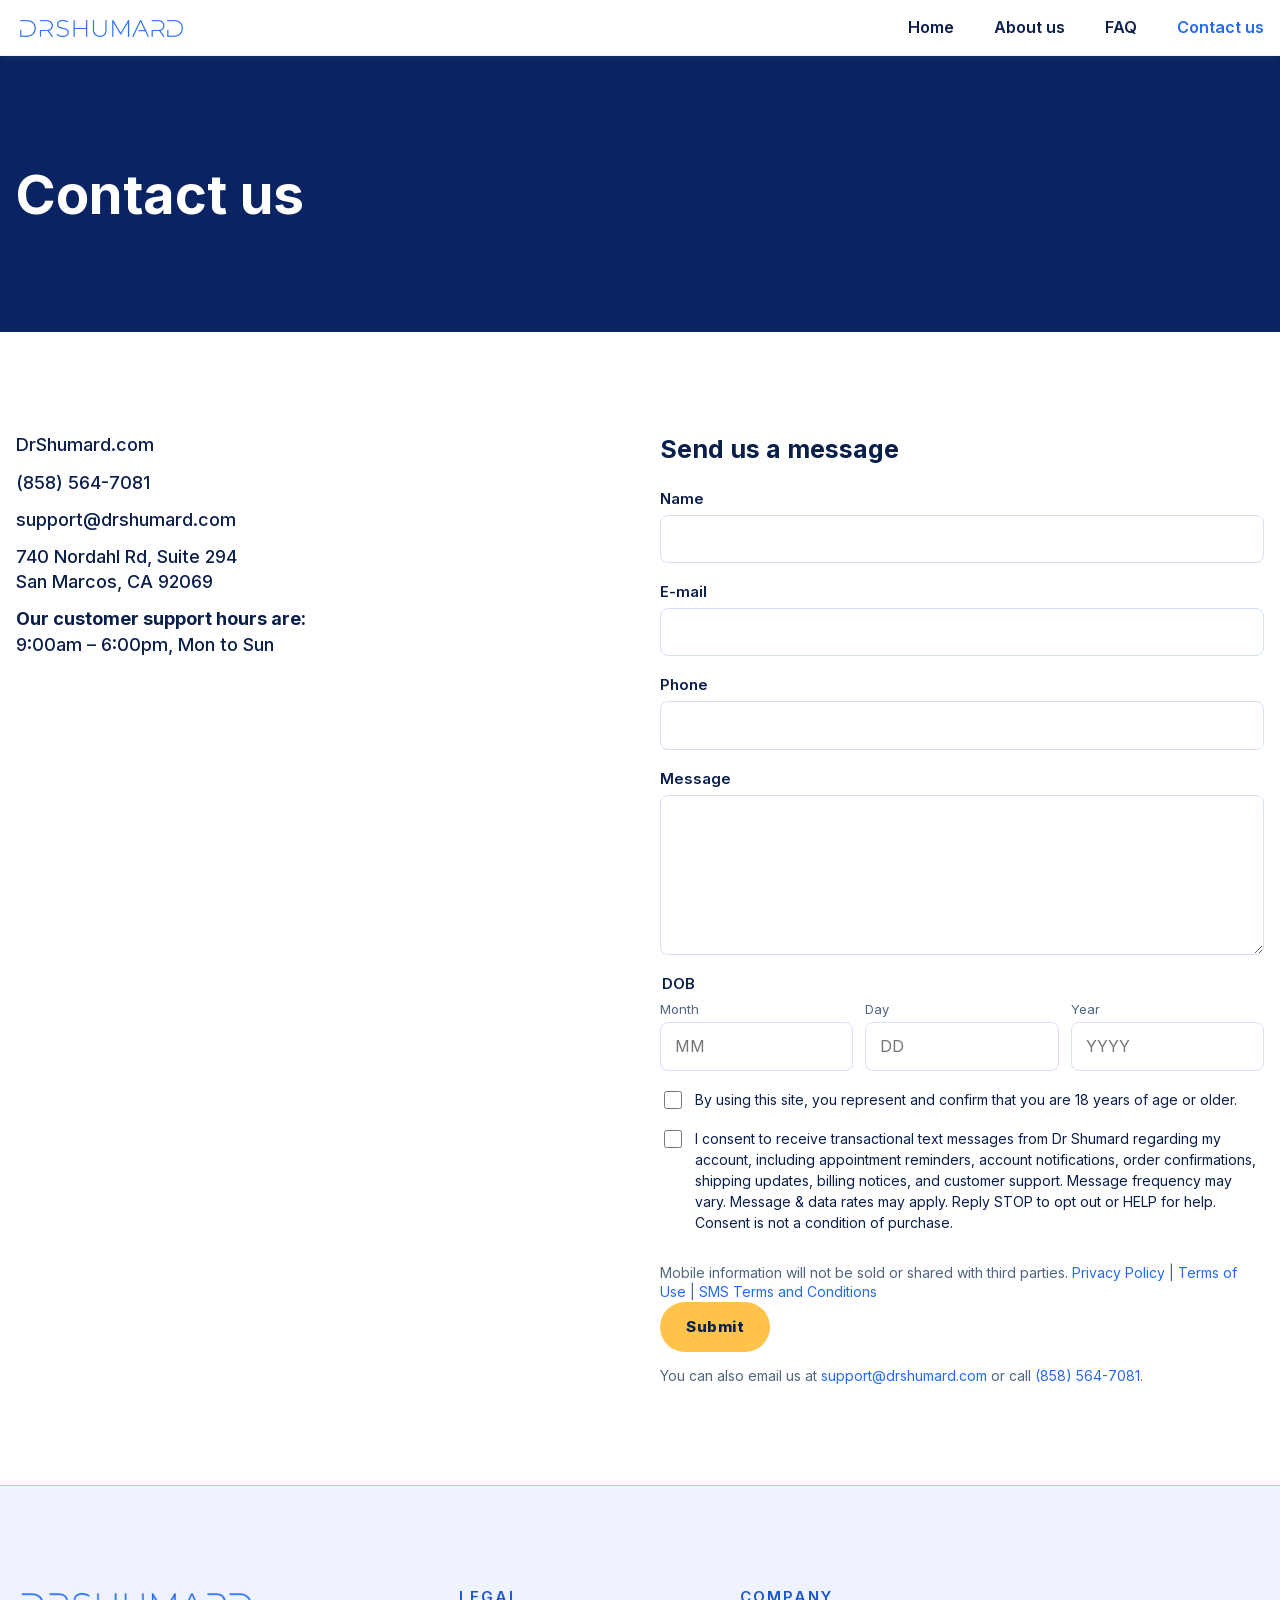
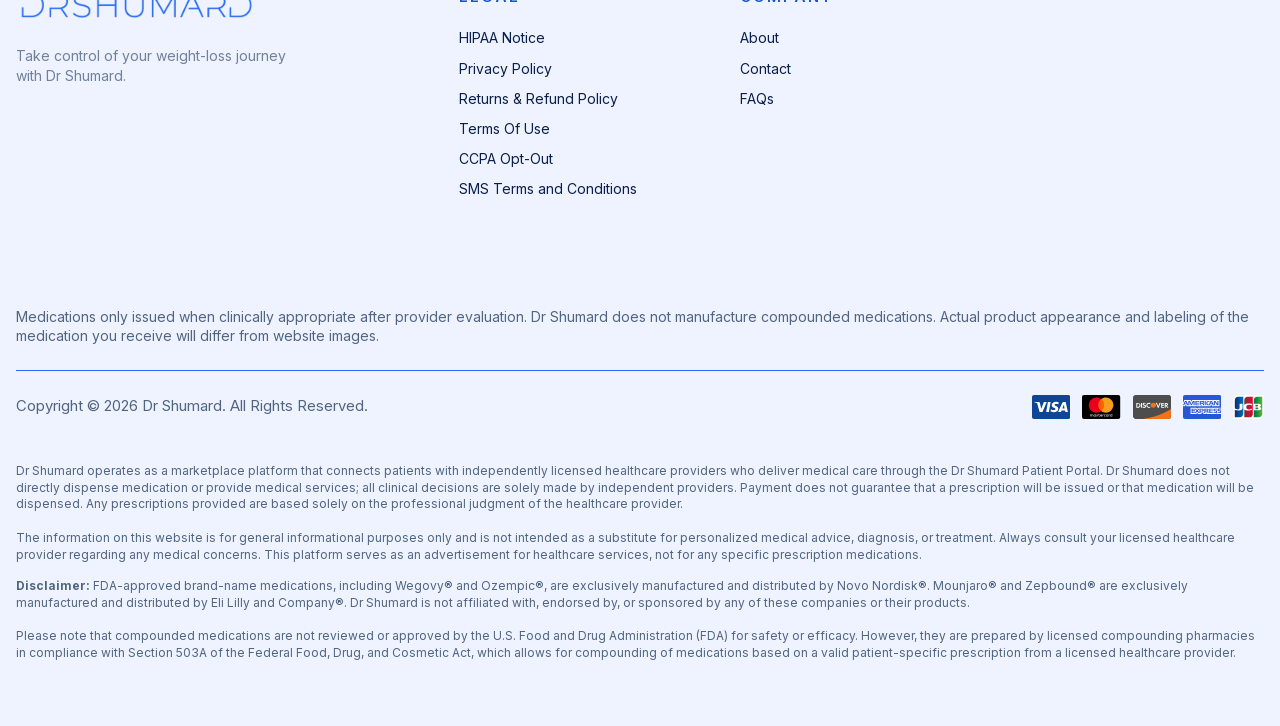
<file: contact-us/index.html>
<!DOCTYPE html>
<html lang="en">
<head>
  <meta charset="UTF-8">
  <meta name="viewport" content="width=device-width, initial-scale=1">
  <title>Contact us – Dr Shumard</title>
  <link rel="canonical" href="https://drshumard.com/contact-us/">
  <link rel="icon" href="/assets/img/favicon.svg" type="image/svg+xml">
  <meta name="theme-color" content="#256AF4">
  <meta name="description" content="Contact Dr Shumard: send a message, email support@drshumard.com, or call (858) 564-7081. 740 Nordahl Rd, Suite 294, San Marcos, CA 92069.">
  <meta property="og:site_name" content="Dr Shumard">
  <meta property="og:type" content="website">
  <meta property="og:title" content="Contact us – Dr Shumard">
  <meta property="og:description" content="Contact Dr Shumard: send a message, email support@drshumard.com, or call (858) 564-7081. 740 Nordahl Rd, Suite 294, San Marcos, CA 92069.">
  <meta property="og:url" content="https://drshumard.com/contact-us/">
  <meta property="og:image" content="https://drshumard.com/assets/img/dr-shumard.jpg">
  <meta property="og:image:width" content="960">
  <meta property="og:image:height" content="1000">
  <meta name="twitter:card" content="summary">
  <link rel="preload" href="/assets/fonts/inter-var.woff2" as="font" type="font/woff2" crossorigin>
  <link rel="stylesheet" href="/assets/css/style.css">
  <!-- WhiteLabelMD intake + tracking scripts, carried over from the original site -->
  <script>
function checkDebug(){if(!1===window.be_quiet)return!0;if(!1===window.checkDebugValue)return!1;if(window.checkDebugValue)return!0;return"1"===new URLSearchParams(window.location.search).get("elog")?window.checkDebugValue=!0:window.checkDebugValue=!1,window.checkDebugValue}
        function elog(e,c){c?console.log(e):checkDebug()&&console.log(e)}
        function tracking_start() { 
           var reset = new URLSearchParams(window.location.search).get("_track_reset");
           if(reset == "1") {
              forceTrackingCookie("");
           }
        
        }
function setTrackId(e) {
	elog("****SET efcid:" + e,window.trackDebug);
    window.trackingInfo.unid = e;
    wlmdSetCookie("efcid", e, 7);
    window.trackingInfo.codeset = 1;
    wlmdSetCookie("wlmd_tracking_unid", e, 7);
    elog("****Finished set efcid:" + e, window.trackDebug);
}
function useTrackId(e) {
	elog("****USE efcid:" + e);
    window.trackingInfo.unid = e;
    //wlmdSetCookie("efcid", e);
    window.trackingInfo.codeset = 1;
    //wlmdSetCookie("wlmd_tracking_unid", e, 7);
    elog("****Finished set efcid:" + e);
}

window.trackDebug = false;
  </script>
  <script src="/wp-content/uploads/common/wlmd-intake-default.js"></script>
  <script>
    /* set sku here, if chosen */
    window.page_presets = { "productRequested": "" };
    window.page_presets["caller_page"] = urlNoHash();
    function checkoutTrackingString() { return ""; }
  </script>
</head>
<body>
  <a class="skip-link" href="#main">Skip to main content</a>
  <a class="skip-link" href="#footer">Skip to footer</a>
  <header class="site-header">
    <div class="section site-header__bar">
      <div class="container site-header__inner">
        <a class="site-logo" href="/"><img src="/assets/img/logo.png" width="600" height="89" alt="Dr Shumard" fetchpriority="high"></a>
        <nav class="site-nav" aria-label="Menu">
          <ul class="site-nav__items" id="site-menu">
          <li><a href="/">Home</a></li>
          <li><a href="/about/">About us</a></li>
          <li><a href="/faq/">FAQ</a></li>
          <li><a href="/contact-us/" aria-current="page">Contact us</a></li>
          <!-- <li><a class="btn header-btn" href="https://drshumard.practicebetter.io/#/signin" target="_blank" rel="noopener">Log in</a></li> -->
          </ul>
          <button class="site-nav__toggle" type="button" aria-expanded="false" aria-controls="site-menu" aria-label="Open menu"><span class="site-nav__bars"><span></span></span></button>
        </nav>
      </div>
    </div>
  </header>
  <main id="main">
    <section class="section page-title legal-page__section">
      <div class="container legal-page__container">
        <h1 class="legal-page__title">Contact us</h1>
      </div>
    </section>
    <section class="section">
      <div class="container contact__container">
        <div class="block contact__info">
          <div class="block">
            <div class="block contact-icon-text-row"><div class="icon-text-row--text">DrShumard.com</div></div>
            <a class="block contact-icon-text-row" href="tel:+18585647081" title="Call (858) 564-7081"><div class="icon-text-row--text">(858) 564-7081</div></a>
            <a class="block contact-icon-text-row" href="mailto:support@drshumard.com" title="Mail to support@drshumard.com"><div class="icon-text-row--text">support@drshumard.com</div></a>
            <div class="contact__address"><p>740 Nordahl Rd, Suite 294<br>San Marcos, CA 92069</p></div>
            <div class="contact__hours contact-row__text"><p><strong>Our customer support hours are:</strong><br>9:00am – 6:00pm, Mon to Sun</p></div>
          </div>
        </div>
        <div class="block contact__form">
<h2 class="contact-form__title">Send us a message</h2>
        <form class="contact-form" id="contact-form">
          <label class="contact-form__label" for="cf-name">Name</label>
          <input class="contact-form__input" id="cf-name" type="text" autocomplete="name" required>
          <label class="contact-form__label" for="cf-email">E-mail</label>
          <input class="contact-form__input" id="cf-email" type="email" autocomplete="email" required>
          <label class="contact-form__label" for="cf-phone">Phone</label>
          <input class="contact-form__input" id="cf-phone" type="tel" autocomplete="tel" required>
          <label class="contact-form__label" for="cf-message">Message</label>
          <textarea class="contact-form__input contact-form__textarea" id="cf-message" rows="6" required></textarea>
          <fieldset class="contact-form__dob">
            <legend class="contact-form__label">DOB</legend>
            <div class="contact-form__dob-row">
              <label class="contact-form__sub">Month
                <input class="contact-form__input" id="cf-dob-month" type="number" inputmode="numeric" min="1" max="12" placeholder="MM" required></label>
              <label class="contact-form__sub">Day
                <input class="contact-form__input" id="cf-dob-day" type="number" inputmode="numeric" min="1" max="31" placeholder="DD" required></label>
              <label class="contact-form__sub">Year
                <input class="contact-form__input" id="cf-dob-year" type="number" inputmode="numeric" min="1900" max="2026" placeholder="YYYY" required></label>
            </div>
          </fieldset>
          <label class="contact-form__check">
            <input id="cf-age" type="checkbox" required>
            <span>By using this site, you represent and confirm that you are 18 years of age or older.</span>
          </label>
          <label class="contact-form__check">
            <input id="cf-sms" type="checkbox">
            <span>I consent to receive transactional text messages from Dr Shumard regarding my account, including appointment reminders, account notifications, order confirmations, shipping updates, billing notices, and customer support. Message frequency may vary. Message &amp; data rates may apply. Reply STOP to opt out or HELP for help. Consent is not a condition of purchase.</span>
          </label>
          <p class="contact-form__note">Mobile information will not be sold or shared with third parties. <a href="/privacy/">Privacy Policy</a> | <a href="/terms/">Terms of Use</a> | <a href="/sms-terms-and-conditions/">SMS Terms and Conditions</a></p>
          <!-- Cloudflare Turnstile slot: paste the widget div here when the site key is ready, e.g.
               <div class="cf-turnstile" data-sitekey="YOUR_SITE_KEY"></div>
               plus its script tag in <head>. The webhook receiver must verify the token server-side. -->
          <button class="btn btn-primary contact-form__submit" type="submit">Submit</button>
          <p class="contact-form__note">You can also email us at <a href="mailto:support@drshumard.com">support@drshumard.com</a> or call <a href="tel:+18585647081">(858) 564-7081</a>.</p>
          <p class="contact-form__status" id="cf-status" hidden></p>
          <div class="contact-form__fallback" hidden>
            <p><strong>Email app didn&rsquo;t open?</strong> Copy your message below and send it to <a href="mailto:support@drshumard.com">support@drshumard.com</a>.</p>
            <textarea class="contact-form__input contact-form__textarea" id="cf-copytext" readonly rows="7"></textarea>
            <button class="btn btn-primary" type="button" id="cf-copybtn">Copy message</button>
          </div>
        </form>
        <script>
        (function () {
          /* Paste the contact webhook URL here when it is ready. While it is empty,
             the form falls back to composing an email to support@drshumard.com. */
          var WEBHOOK_URL = '';

          var form = document.getElementById('contact-form');
          var status = document.getElementById('cf-status');
          var copyBtn = document.getElementById('cf-copybtn');
          function v(id) { return document.getElementById(id).value.trim(); }
          function pad(x) { return x.length === 1 ? '0' + x : x; }
          function show(msg, isErr) {
            status.textContent = msg;
            status.hidden = false;
            status.classList.toggle('contact-form__status--error', !!isErr);
          }

          form.addEventListener('submit', function (e) {
            e.preventDefault();
            var dob = pad(v('cf-dob-month')) + '/' + pad(v('cf-dob-day')) + '/' + v('cf-dob-year');
            var data = {
              name: v('cf-name'),
              email: v('cf-email'),
              phone: v('cf-phone'),
              message: v('cf-message'),
              dob: dob,
              age_consent: document.getElementById('cf-age').checked,
              sms_consent: document.getElementById('cf-sms').checked,
              page: window.location.href,
              submitted_at: new Date().toISOString()
            };

            if (!WEBHOOK_URL) {
              var subject = 'Website inquiry from ' + data.name;
              var body = 'Name: ' + data.name + '\nEmail: ' + data.email + '\nPhone: ' + data.phone +
                '\nDOB: ' + dob + '\nSMS consent: ' + (data.sms_consent ? 'yes' : 'no') + '\n\n' + data.message;
              document.getElementById('cf-copytext').value = 'To: support@drshumard.com\nSubject: ' + subject + '\n\n' + body;
              form.querySelector('.contact-form__fallback').hidden = false;
              window.location.href = 'mailto:support@drshumard.com?subject=' + encodeURIComponent(subject) + '&body=' + encodeURIComponent(body);
              return;
            }

            status.hidden = true;
            fetch(WEBHOOK_URL, {
              method: 'POST',
              headers: { 'Content-Type': 'application/json' },
              body: JSON.stringify(data)
            }).then(function (r) {
              if (!r.ok) throw new Error('HTTP ' + r.status);
              form.reset();
              show('Thanks \u2014 your message has been sent. We\u2019ll get back to you shortly.');
            }).catch(function () {
              show('Sorry \u2014 your message could not be sent. Please email us at support@drshumard.com or call (858) 564-7081.', true);
            });
          });

          copyBtn.addEventListener('click', function () {
            var ta = document.getElementById('cf-copytext');
            ta.select(); ta.setSelectionRange(0, 99999);
            var done = function () { copyBtn.textContent = 'Copied'; setTimeout(function () { copyBtn.textContent = 'Copy message'; }, 2000); };
            if (navigator.clipboard && navigator.clipboard.writeText) { navigator.clipboard.writeText(ta.value).then(done, function () { document.execCommand('copy'); done(); }); }
            else { document.execCommand('copy'); done(); }
          });
        })();
        </script>
        </div>
      </div>
    </section>
  </main>
  <footer class="site-footer" id="footer">
    <div class="section site-footer__top">
      <div class="container site-footer__grid">
        <div class="block site-footer__brand">
          <a class="site-footer__logo" href="/"><img src="/assets/img/logo.png" width="600" height="89" alt="Dr Shumard" loading="lazy"></a>
          <div class="site-footer__tagline">Take control of your weight-loss journey with Dr Shumard.</div>
        </div>
        <div class="site-footer__columns">
          <div class="block footer-column">
            <div class="footer-column--title">Legal</div>
            <ul class="footer-column--menu">
              <li><a href="/hipaa/">HIPAA Notice</a></li>
              <li><a href="/privacy/">Privacy Policy</a></li>
              <li><a href="/returns-refund-policy/">Returns &amp; Refund Policy</a></li>
              <li><a href="/terms/">Terms Of Use</a></li>
              <li><a href="/ccpa/">CCPA Opt-Out</a></li>
              <li><a href="/sms-terms-and-conditions/">SMS Terms and Conditions</a></li>
            </ul>
          </div>
          <div class="block footer-column">
            <div class="footer-column--title">Company</div>
            <ul class="footer-column--menu footer-column--company">
              <li><a href="/about/">About</a></li>
              <li><a href="/contact-us/">Contact</a></li>
              <li><a href="/faq/">FAQs</a></li>
            </ul>
          </div>
        </div>
      </div>
    </div>
    <div class="section site-footer__bottom">
      <div class="container">
        <div class="site-footer__notice">Medications only issued when clinically appropriate after provider evaluation. Dr Shumard does not manufacture compounded medications. Actual product appearance and labeling of the medication you receive will differ from website images.</div>
        <hr class="site-footer__divider">
        <div class="block site-footer__row">
          <div class="site-footer__copyright">Copyright © 2026 Dr Shumard. All Rights Reserved.</div>
          <div class="site-footer__payments">
          <svg class="footer-pay-icon" role="img" aria-label="Visa" xmlns="http://www.w3.org/2000/svg" width="750" height="471" viewBox="0 0 750 471"><defs></defs><g stroke="none" stroke-width="1" fill="none" fill-rule="evenodd"><g fill-rule="nonzero"><rect fill="#0E4595" x="0" y="0" width="750" height="471" rx="40"></rect><polygon fill="#FFFFFF" points="278.1975 334.2275 311.5585 138.4655 364.9175 138.4655 331.5335 334.2275"></polygon><path d="M524.3075,142.6875 C513.7355,138.7215 497.1715,134.4655 476.4845,134.4655 C423.7605,134.4655 386.6205,161.0165 386.3045,199.0695 C386.0075,227.1985 412.8185,242.8905 433.0585,252.2545 C453.8275,261.8495 460.8105,267.9695 460.7115,276.5375 C460.5795,289.6595 444.1255,295.6545 428.7885,295.6545 C407.4315,295.6545 396.0855,292.6875 378.5625,285.3785 L371.6865,282.2665 L364.1975,326.0905 C376.6605,331.5545 399.7065,336.2895 423.6355,336.5345 C479.7245,336.5345 516.1365,310.2875 516.5505,269.6525 C516.7515,247.3835 502.5355,230.4355 471.7515,216.4645 C453.1005,207.4085 441.6785,201.3655 441.7995,192.1955 C441.7995,184.0585 451.4675,175.3575 472.3565,175.3575 C489.8055,175.0865 502.4445,178.8915 512.2925,182.8575 L517.0745,185.1165 L524.3075,142.6875" fill="#FFFFFF"></path><path d="M661.6145,138.4655 L620.3835,138.4655 C607.6105,138.4655 598.0525,141.9515 592.4425,154.6995 L513.1975,334.1025 L569.2285,334.1025 C569.2285,334.1025 578.3905,309.9805 580.4625,304.6845 C586.5855,304.6845 641.0165,304.7685 648.7985,304.7685 C650.3945,311.6215 655.2905,334.1025 655.2905,334.1025 L704.8025,334.1025 L661.6145,138.4655 Z M596.1975,264.8725 C600.6105,253.5935 617.4565,210.1495 617.4565,210.1495 C617.1415,210.6705 621.8365,198.8155 624.5315,191.4655 L628.1385,208.3435 C628.1385,208.3435 638.3555,255.0725 640.4905,264.8715 L596.1975,264.8715 L596.1975,264.8725 Z" fill="#FFFFFF"></path><path d="M 45.878906 138.46484 L 45.197266 142.53906 C 66.288263 147.64458 85.126465 155.03257 101.61914 164.22461 L 148.96484 333.91602 L 205.41992 333.84961 L 289.42383 138.46484 L 232.90234 138.46484 L 180.66211 271.96094 L 175.0957 244.83203 C 174.83824 244.00408 174.55942 243.17304 174.27344 242.3418 L 156.10742 154.99219 C 152.87742 142.59619 143.50892 138.89684 131.91992 138.46484 L 45.878906 138.46484 z " style="fill:#ffffff;fill-opacity:1"></path></g></g></svg>
          <svg class="footer-pay-icon" role="img" aria-label="Mastercard" xmlns="http://www.w3.org/2000/svg" width="750" height="471" viewBox="0 0 750 471"><defs></defs><g stroke="none" stroke-width="1" fill="none" fill-rule="evenodd"><g fill-rule="nonzero"><rect fill="#000000" x="0" y="0" width="750" height="471" rx="40"></rect><g transform="translate(133.000000, 48.000000)"><path d="M88.13,373.67 L88.13,348.82 C88.13,339.29 82.33,333.08 72.81,333.08 C67.81,333.08 62.46,334.74 58.73,340.08 C55.83,335.52 51.73,333.08 45.48,333.08 C40.7599149,332.876008 36.2525337,335.054575 33.48,338.88 L33.48,333.88 L25.61,333.88 L25.61,373.64 L33.48,373.64 L33.48,350.89 C33.48,343.89 37.62,340.54 43.42,340.54 C49.22,340.54 52.53,344.27 52.53,350.89 L52.53,373.67 L60.4,373.67 L60.4,350.89 C60.4,343.89 64.54,340.54 70.34,340.54 C76.14,340.54 79.45,344.27 79.45,350.89 L79.45,373.67 L88.13,373.67 Z M217.35,334.32 L202.85,334.32 L202.85,322.32 L195,322.32 L195,334.32 L186.72,334.32 L186.72,341.32 L195,341.32 L195,360 C195,369.11 198.31,374.5 208.25,374.5 C212.015784,374.421483 215.705651,373.426077 219,371.6 L216.51,364.6 C214.275685,365.996557 211.684475,366.715565 209.05,366.67 C204.91,366.67 202.84,364.18 202.84,360.04 L202.84,341 L217.34,341 L217.34,334.37 L217.35,334.32 Z M291.07,333.08 C286.709355,332.982846 282.618836,335.185726 280.3,338.88 L280.3,333.88 L272.43,333.88 L272.43,373.64 L280.3,373.64 L280.3,351.31 C280.3,344.68 283.61,340.54 289,340.54 C290.818809,340.613783 292.62352,340.892205 294.38,341.37 L296.87,333.91 C294.971013,333.43126 293.02704,333.153071 291.07,333.08 Z M179.66,337.22 C175.52,334.32 169.72,333.08 163.51,333.08 C153.57,333.08 147.36,337.64 147.36,345.51 C147.36,352.14 151.92,355.86 160.61,357.11 L164.75,357.52 C169.31,358.35 172.21,360.01 172.21,362.08 C172.21,364.98 168.9,367.08 162.68,367.08 C157.930627,367.177716 153.278889,365.724267 149.43,362.94 L145.29,369.15 C151.09,373.29 158.13,374.15 162.29,374.15 C173.89,374.15 180.1,368.77 180.1,361.31 C180.1,354.31 175.1,350.96 166.43,349.71 L162.29,349.3 C158.56,348.89 155.29,347.64 155.29,345.16 C155.29,342.26 158.6,340.16 163.16,340.16 C168.16,340.16 173.1,342.23 175.59,343.47 L179.66,337.22 Z M299.77,353.79 C299.77,365.79 307.64,374.5 320.48,374.5 C326.28,374.5 330.42,373.26 334.56,369.94 L330.42,363.73 C327.488758,366.10388 323.841703,367.41823 320.07,367.46 C313.07,367.46 307.64,362.08 307.64,354.21 C307.64,346.34 313,341 320.07,341 C323.841703,341.04177 327.488758,342.35612 330.42,344.73 L334.56,338.52 C330.42,335.21 326.28,333.96 320.48,333.96 C308.05,333.13 299.77,341.83 299.77,353.84 L299.77,353.79 Z M244.27,333.08 C232.67,333.08 224.8,341.36 224.8,353.79 C224.8,366.22 233.08,374.5 245.09,374.5 C250.932775,374.623408 256.638486,372.722682 261.24,369.12 L257.1,363.32 C253.772132,365.898743 249.708598,367.349004 245.5,367.46 C240.12,367.46 234.32,364.15 233.5,357.11 L262.91,357.11 L262.91,353.8 C262.91,341.37 255.45,333.09 244.27,333.09 L244.27,333.08 Z M243.86,340.54 C249.66,340.54 253.8,344.27 254.21,350.48 L232.68,350.48 C233.92,344.68 237.68,340.54 243.86,340.54 Z M136.59,353.79 L136.59,333.91 L128.72,333.91 L128.72,338.91 C125.82,335.18 121.72,333.11 115.88,333.11 C104.7,333.11 96.41,341.81 96.41,353.82 C96.41,365.83 104.69,374.53 115.88,374.53 C121.68,374.53 125.82,372.46 128.72,368.73 L128.72,373.73 L136.59,373.73 L136.59,353.79 Z M104.7,353.79 C104.7,346.33 109.26,340.54 117.13,340.54 C124.59,340.54 129.13,346.34 129.13,353.79 C129.13,361.66 124.13,367.04 117.13,367.04 C109.26,367.45 104.7,361.24 104.7,353.79 Z M410.78,333.08 C406.419355,332.982846 402.328836,335.185726 400.01,338.88 L400.01,333.88 L392.14,333.88 L392.14,373.64 L400,373.64 L400,351.31 C400,344.68 403.31,340.54 408.7,340.54 C410.518809,340.613783 412.32352,340.892205 414.08,341.37 L416.57,333.91 C414.671013,333.43126 412.72704,333.153071 410.77,333.08 L410.78,333.08 Z M380.13,353.79 L380.13,333.91 L372.26,333.91 L372.26,338.91 C369.36,335.18 365.26,333.11 359.42,333.11 C348.24,333.11 339.95,341.81 339.95,353.82 C339.95,365.83 348.23,374.53 359.42,374.53 C365.22,374.53 369.36,372.46 372.26,368.73 L372.26,373.73 L380.13,373.73 L380.13,353.79 Z M348.24,353.79 C348.24,346.33 352.8,340.54 360.67,340.54 C368.13,340.54 372.67,346.34 372.67,353.79 C372.67,361.66 367.67,367.04 360.67,367.04 C352.8,367.45 348.24,361.24 348.24,353.79 Z M460.07,353.79 L460.07,318.17 L452.2,318.17 L452.2,338.88 C449.3,335.15 445.2,333.08 439.36,333.08 C428.18,333.08 419.89,341.78 419.89,353.79 C419.89,365.8 428.17,374.5 439.36,374.5 C445.16,374.5 449.3,372.43 452.2,368.7 L452.2,373.7 L460.07,373.7 L460.07,353.79 Z M428.18,353.79 C428.18,346.33 432.74,340.54 440.61,340.54 C448.07,340.54 452.61,346.34 452.61,353.79 C452.61,361.66 447.61,367.04 440.61,367.04 C432.73,367.46 428.17,361.25 428.17,353.79 L428.18,353.79 Z" fill="#FFFFFF"></path><g><rect fill="#FF5F00" x="170.55" y="32.39" width="143.72" height="234.42"></rect><path d="M185.05,149.6 C185.05997,103.912554 205.96046,60.7376085 241.79,32.39 C180.662018,-15.6713968 92.8620037,-8.68523415 40.103462,48.4380037 C-12.6550796,105.561241 -12.6550796,193.638759 40.103462,250.761996 C92.8620037,307.885234 180.662018,314.871397 241.79,266.81 C205.96046,238.462391 185.05997,195.287446 185.05,149.6 Z" fill="#EB001B"></path><path d="M483.26,149.6 C483.30134,206.646679 450.756789,258.706022 399.455617,283.656273 C348.154445,308.606523 287.109181,302.064451 242.26,266.81 C278.098424,238.46936 299.001593,195.290092 299.001593,149.6 C299.001593,103.909908 278.098424,60.7306402 242.26,32.39 C287.109181,-2.86445052 348.154445,-9.40652324 399.455617,15.5437274 C450.756789,40.493978 483.30134,92.5533211 483.26,149.6 Z" fill="#F79E1B"></path></g></g></g></g></svg>
          <svg class="footer-pay-icon" role="img" aria-label="Discover" xmlns="http://www.w3.org/2000/svg" width="750" height="471" viewBox="0 0 750 471"><defs></defs><g stroke="none" stroke-width="1" fill="none" fill-rule="evenodd"><g fill-rule="nonzero"><path d="M52.8771038,0 C23.6793894,0 -4.55476115e-15,23.1545612 0,51.7102589 L0,419.289737 C0,447.850829 23.671801,471 52.8771038,471 L697.122894,471 C726.320615,471 750,447.845433 750,419.289737 L750,252.475404 L750,51.7102589 C750,23.1491677 726.328202,-4.4533018e-15 697.122894,0 L52.8771038,0 Z" fill="#4D4D4D"></path><path d="M314.569558,152.198414 C323.06625,152.198414 330.192577,153.9309 338.865308,158.110254 L338.865308,180.197198 C330.650269,172.563549 323.523875,169.368926 314.100058,169.368926 C295.577115,169.368926 281.009615,183.944539 281.009615,202.424438 C281.009615,221.911997 295.126279,235.620254 315.018404,235.620254 C323.972798,235.620254 330.967135,232.591128 338.865308,225.080186 L338.865308,247.178497 C329.883538,251.197965 322.604577,252.785079 314.100058,252.785079 C284.025202,252.785079 260.655798,230.849701 260.655798,202.560947 C260.655798,174.577103 284.647269,152.198414 314.569558,152.198414 Z M221.191404,152.807038 C232.293048,152.807038 242.451462,156.418802 250.944635,163.479831 L240.609981,176.340655 C235.465019,170.859895 230.599394,168.547945 224.682615,168.547945 C216.169885,168.547936 209.970327,173.154235 209.970327,179.215049 C209.970327,184.413218 213.450798,187.164422 225.302356,191.332621 C247.768529,199.141028 254.426462,206.064868 254.426462,221.354473 C254.426462,239.986821 240.026981,252.955721 219.503077,252.955721 C204.47426,252.955721 193.548154,247.330452 184.44824,234.636213 L197.205529,222.956624 C201.754702,231.315341 209.342452,235.792799 218.763144,235.792799 C227.573971,235.792799 234.097058,230.014421 234.097058,222.217168 C234.097058,218.175392 232.121269,214.709536 228.175702,212.259183 C226.189231,211.099073 222.254519,209.369382 214.522615,206.777734 C195.973058,200.43062 189.609,193.646221 189.609,180.386799 C189.609,164.636126 203.275981,152.807038 221.191404,152.807038 Z M446.886269,154.485036 L468.460788,154.485036 L495.464615,219.130417 L522.815885,154.485036 L544.22701,154.485036 L500.482644,253.198414 L489.855019,253.198414 L446.886269,154.485036 Z M64.8212135,154.632923 L93.811974,154.632923 C125.842394,154.632923 148.170827,174.418596 148.170827,202.822609 C148.170827,216.985567 141.340038,230.679389 129.788913,239.766893 C120.068962,247.437722 108.994192,250.877669 93.6598558,250.877669 L64.8212135,250.877669 L64.8212135,154.632923 Z M157.25849,154.632923 L177.009462,154.632923 L177.009462,250.877669 L157.25849,250.877669 L157.25849,154.632923 Z M553.156923,154.632923 L609.168423,154.632923 L609.168423,170.940741 L572.892875,170.940741 L572.892875,192.303392 L607.831279,192.303392 L607.831279,208.603619 L572.892875,208.603619 L572.892875,234.583122 L609.168423,234.583122 L609.168423,250.877669 L553.156923,250.877669 L553.156923,154.632923 Z M622.250596,154.632923 L651.534327,154.632923 C674.313452,154.632923 687.366663,165.030007 687.366663,183.048838 C687.366663,197.784414 679.179923,207.454847 664.302885,210.332805 L696.176385,250.877669 L671.888144,250.877669 L644.551904,212.213673 L641.977163,212.213673 L641.977163,250.877669 L622.250596,250.877669 L622.250596,154.632923 Z M641.977163,169.791736 L641.977163,198.939525 L647.748269,198.939525 C660.360308,198.939525 667.044769,193.734406 667.044769,184.05942 C667.044769,174.693052 660.359106,169.791736 648.060019,169.791736 L641.977163,169.791736 Z M84.5571663,170.940741 L84.5571663,234.583122 L89.8568962,234.583122 C102.619538,234.583122 110.679663,232.259105 116.885144,226.934514 C123.71575,221.152572 127.824519,211.920423 127.824519,202.684197 C127.824519,193.462833 123.71575,184.505917 116.885144,178.723975 C110.361615,173.113074 102.619538,170.940741 89.8568962,170.940741 L84.5571663,170.940741 Z" fill="#FFFFFF"></path><path d="M399.164288,151.559424 C428.914452,151.559424 453.031096,173.727429 453.031096,201.112187 L453.031096,201.143399 C453.031096,228.528147 428.914452,250.727374 399.164288,250.727374 C369.414125,250.727374 345.297481,228.528147 345.297481,201.143399 L345.297481,201.112187 C345.297481,173.727429 369.414125,151.559424 399.164288,151.559424 Z M749.982612,271.093939 C724.934651,288.327133 537.408564,411.490963 212.719237,470.985071 L697.105507,470.985071 C726.303228,470.985071 749.982612,447.830504 749.982612,419.274807 L749.982612,271.093939 Z" fill="#F47216"></path></g></g></svg>
          <svg class="footer-pay-icon" role="img" aria-label="American Express" xmlns="http://www.w3.org/2000/svg" width="750" height="471" viewBox="0 0 750 471"><defs></defs><g stroke="none" stroke-width="1" fill="none" fill-rule="evenodd"><g fill-rule="nonzero"><rect fill="#2557D6" x="0" y="0" width="750" height="471" rx="40"></rect><path d="M0.002688,221.18508 L36.026849,221.18508 L44.149579,201.67506 L62.334596,201.67506 L70.436042,221.18508 L141.31637,221.18508 L141.31637,206.26909 L147.64322,221.24866 L184.43894,221.24866 L190.76579,206.04654 L190.76579,221.18508 L366.91701,221.18508 L366.83451,189.15941 L370.2427,189.15941 C372.62924,189.24161 373.3263,189.46144 373.3263,193.38516 L373.3263,221.18508 L464.43232,221.18508 L464.43232,213.72973 C471.78082,217.6508 483.21064,221.18508 498.25086,221.18508 L536.57908,221.18508 L544.78163,201.67506 L562.96664,201.67506 L570.98828,221.18508 L644.84844,221.18508 L644.84844,202.65269 L656.0335,221.18508 L715.22061,221.18508 L715.22061,98.67789 L656.64543,98.67789 L656.64543,113.14614 L648.44288,98.67789 L588.33787,98.67789 L588.33787,113.14614 L580.80579,98.67789 L499.61839,98.67789 C486.02818,98.67789 474.08221,100.5669 464.43232,105.83121 L464.43232,98.67789 L408.40596,98.67789 L408.40596,105.83121 C402.26536,100.40529 393.89786,98.67789 384.59383,98.67789 L179.90796,98.67789 L166.17407,130.3194 L152.07037,98.67789 L87.59937,98.67789 L87.59937,113.14614 L80.516924,98.67789 L25.533518,98.67789 L-2.99999999e-06,156.92445 L-2.99999999e-06,221.18508 L0.002597,221.18508 L0.002688,221.18508 Z M227.39957,203.51436 L205.78472,203.51436 L205.70492,134.72064 L175.13228,203.51436 L156.62,203.51436 L125.96754,134.6597 L125.96754,203.51436 L83.084427,203.51436 L74.982981,183.92222 L31.083524,183.92222 L22.8996,203.51436 L4.7e-05,203.51436 L37.756241,115.67692 L69.08183,115.67692 L104.94103,198.84086 L104.94103,115.67692 L139.35289,115.67692 L166.94569,175.26406 L192.29297,115.67692 L227.39657,115.67692 L227.39657,203.51436 L227.39957,203.51436 Z M67.777214,165.69287 L53.346265,130.67606 L38.997794,165.69287 L67.777214,165.69287 Z M313.41947,203.51436 L242.98611,203.51436 L242.98611,115.67692 L313.41947,115.67692 L313.41947,133.96821 L264.07116,133.96821 L264.07116,149.8009 L312.23551,149.8009 L312.23551,167.80606 L264.07116,167.80606 L264.07116,185.34759 L313.41947,185.34759 L313.41947,203.51436 Z M412.67528,139.33321 C412.67528,153.33782 403.28877,160.57326 397.81863,162.74575 C402.43206,164.49434 406.37237,167.58351 408.24808,170.14281 C411.22525,174.51164 411.73875,178.41416 411.73875,186.25897 L411.73875,203.51436 L390.47278,203.51436 L390.39298,192.43732 C390.39298,187.1518 390.90115,179.55074 387.0646,175.32499 C383.98366,172.23581 379.28774,171.56552 371.69714,171.56552 L349.06363,171.56552 L349.06363,203.51436 L327.98125,203.51436 L327.98125,115.67692 L376.47552,115.67692 C387.25084,115.67692 395.18999,115.9604 402.00639,119.88413 C408.67644,123.80786 412.67529,129.53581 412.67529,139.33321 L412.67528,139.33321 Z M386.02277,152.37632 C383.1254,154.12756 379.69859,154.18584 375.59333,154.18584 L349.97998,154.18584 L349.97998,134.67583 L375.94186,134.67583 C379.61611,134.67583 383.44999,134.8401 385.94029,136.26016 C388.67536,137.53981 390.36749,140.26337 390.36749,144.02548 C390.36749,147.86443 388.75784,150.95361 386.02277,152.37632 Z M446.48908,203.51436 L424.97569,203.51436 L424.97569,115.67692 L446.48908,115.67692 L446.48908,203.51436 Z M696.22856,203.51436 L666.35032,203.51436 L626.38585,137.58727 L626.38585,203.51436 L583.44687,203.51436 L575.24166,183.92222 L531.44331,183.92222 L523.48287,203.51436 L498.81137,203.51436 C488.56284,203.51436 475.58722,201.25709 468.23872,193.79909 C460.82903,186.3411 456.97386,176.23903 456.97386,160.26593 C456.97386,147.23895 459.27791,135.33 468.33983,125.91941 C475.15621,118.90916 485.83044,115.67692 500.35982,115.67692 L520.77174,115.67692 L520.77174,134.49809 L500.78818,134.49809 C493.0938,134.49809 488.74909,135.63733 484.564,139.70147 C480.96957,143.4 478.50322,150.39171 478.50322,159.59829 C478.50322,169.00887 480.38158,175.79393 484.30061,180.22633 C487.5465,183.70232 493.445,184.75677 498.99495,184.75677 L508.46393,184.75677 L538.17987,115.67957 L569.77152,115.67957 L605.46843,198.76138 L605.46843,115.67957 L637.5709,115.67957 L674.6327,176.85368 L674.6327,115.67957 L696.22856,115.67957 L696.22856,203.51436 Z M568.07051,165.69287 L553.47993,130.67606 L538.96916,165.69287 L568.07051,165.69287 Z" fill="#FFFFFF"></path><path d="M749.95644,343.76716 C744.83485,351.22516 734.85504,355.00582 721.34464,355.00582 L680.62723,355.00582 L680.62723,336.1661 L721.17969,336.1661 C725.20248,336.1661 728.01736,335.63887 729.71215,333.99096 C731.18079,332.63183 732.2051,330.65804 732.2051,328.26036 C732.2051,325.70107 731.18079,323.66899 729.62967,322.45028 C728.09984,321.10969 725.87294,320.50033 722.20135,320.50033 C702.40402,319.83005 677.70592,321.10969 677.70592,293.30714 C677.70592,280.56363 685.83131,267.14983 707.95664,267.14983 L749.95379,267.14983 L749.95644,249.66925 L710.93382,249.66925 C699.15812,249.66925 690.60438,252.47759 684.54626,256.84375 L684.54626,249.66925 L626.83044,249.66925 C617.60091,249.66925 606.76706,251.94771 601.64279,256.84375 L601.64279,249.66925 L498.57751,249.66925 L498.57751,256.84375 C490.37496,250.95154 476.53466,249.66925 470.14663,249.66925 L402.16366,249.66925 L402.16366,256.84375 C395.67452,250.58593 381.24357,249.66925 372.44772,249.66925 L296.3633,249.66925 L278.95252,268.43213 L262.64586,249.66925 L148.99149,249.66925 L148.99149,372.26121 L260.50676,372.26121 L278.447,353.20159 L295.34697,372.26121 L364.08554,372.32211 L364.08554,343.48364 L370.84339,343.48364 C379.96384,343.62405 390.72054,343.25845 400.21079,339.17311 L400.21079,372.25852 L456.90762,372.25852 L456.90762,340.30704 L459.64268,340.30704 C463.13336,340.30704 463.47657,340.45011 463.47657,343.92344 L463.47657,372.25587 L635.71144,372.25587 C646.64639,372.25587 658.07621,369.46873 664.40571,364.41107 L664.40571,372.25587 L719.03792,372.25587 C730.40656,372.25587 741.50913,370.66889 749.95644,366.60475 L749.95644,343.76712 L749.95644,343.76716 Z M408.45301,296.61266 C408.45301,321.01872 390.16689,326.05784 371.7371,326.05784 L345.42935,326.05784 L345.42935,355.52685 L304.44855,355.52685 L278.48667,326.44199 L251.5058,355.52685 L167.9904,355.52685 L167.9904,267.66822 L252.79086,267.66822 L278.73144,296.46694 L305.55002,267.66822 L372.92106,267.66822 C389.6534,267.66822 408.45301,272.28078 408.45301,296.61266 Z M240.82781,337.04655 L188.9892,337.04655 L188.9892,319.56596 L235.27785,319.56596 L235.27785,301.64028 L188.9892,301.64028 L188.9892,285.66718 L241.84947,285.66718 L264.91132,311.27077 L240.82781,337.04655 Z M324.3545,347.10668 L291.9833,311.3189 L324.3545,276.6677 L324.3545,347.10668 Z M372.2272,308.04117 L344.98027,308.04117 L344.98027,285.66718 L372.47197,285.66718 C380.08388,285.66718 385.36777,288.75636 385.36777,296.43956 C385.36777,304.03796 380.32865,308.04117 372.2272,308.04117 Z M514.97053,267.66815 L585.34004,267.66815 L585.34004,285.83764 L535.96778,285.83764 L535.96778,301.81074 L584.1348,301.81074 L584.1348,319.73642 L535.96778,319.73642 L535.96778,337.21701 L585.34004,337.29641 L585.34004,355.52678 L514.97053,355.52678 L514.97053,267.66815 Z M487.91724,314.6973 C492.61049,316.42205 496.44703,319.51387 498.24559,322.07317 C501.22276,326.36251 501.65378,330.36571 501.73891,338.10985 L501.73891,355.52685 L480.5714,355.52685 L480.5714,344.53458 C480.5714,339.24908 481.08223,331.42282 477.1632,327.33748 C474.08226,324.19002 469.38635,323.4376 461.69463,323.4376 L439.16223,323.4376 L439.16223,355.52685 L417.97609,355.52685 L417.97609,267.66822 L466.65393,267.66822 C477.32816,267.66822 485.10236,268.13716 492.02251,271.81449 C498.6766,275.8177 502.86168,281.30191 502.86168,291.3245 C502.85868,305.34765 493.46719,312.50362 487.91724,314.6973 Z M475.99899,303.59022 C473.17879,305.25668 469.69077,305.39975 465.58817,305.39975 L439.97483,305.39975 L439.97483,285.66718 L465.9367,285.66718 C469.69077,285.66718 473.4475,285.74658 475.99899,287.25416 C478.7314,288.67687 480.36499,291.39779 480.36499,295.15725 C480.36499,298.91672 478.7314,301.94496 475.99899,303.59022 Z M666.33539,309.1866 C670.44067,313.41766 672.64095,318.7588 672.64095,327.80112 C672.64095,346.70178 660.78278,355.5242 639.51948,355.5242 L598.45353,355.5242 L598.45353,336.68449 L639.35453,336.68449 C643.35337,336.68449 646.18954,336.15726 647.9668,334.50934 C649.41681,333.15021 650.45709,331.17643 650.45709,328.77875 C650.45709,326.21944 649.33167,324.18738 647.88433,322.96866 C646.27201,321.62807 644.04778,321.01872 640.37619,321.01872 C620.65868,320.34843 595.9659,321.62807 595.9659,293.82551 C595.9659,281.08201 604.00615,267.66822 626.11019,267.66822 L668.37872,267.66822 L668.37872,286.36752 L629.70196,286.36752 C625.86809,286.36752 623.37512,286.51059 621.25464,287.9545 C618.94527,289.37721 618.08856,291.48876 618.08856,294.2759 C618.08856,297.59028 620.04941,299.8449 622.702,300.81987 C624.92624,301.59084 627.31543,301.81603 630.9072,301.81603 L642.25722,302.12071 C653.703,302.39889 661.55967,304.37003 666.33539,309.1866 Z M750,285.66718 L711.57335,285.66718 C707.7368,285.66718 705.18797,285.81025 703.04088,287.25416 C700.81665,288.67687 699.95995,290.78843 699.95995,293.57558 C699.95995,296.88994 701.83831,299.14456 704.57071,300.11953 C706.79495,300.8905 709.18415,301.1157 712.6961,301.1157 L724.12327,301.42038 C735.65419,301.70387 743.35123,303.67765 748.04448,308.49157 C748.89852,309.16186 749.41202,309.91428 750,310.6667 L750,285.66718 Z" fill="#FFFFFF"></path></g></g></svg>
          <svg class="footer-pay-icon" role="img" aria-label="JCB" xmlns="http://www.w3.org/2000/svg" height="231.511" width="300" viewBox="0 0 300.00001 231.511" y="0px" x="0px"><defs></defs><style type="text/css"> .st0{fill:#FFFFFF;} .st1{fill:url(#SVGID_1_);} .st2{fill:url(#SVGID_2_);} .st3{fill:url(#SVGID_3_);} .st4{fill:url(#SVGID_4_);} .st5{fill:url(#SVGID_5_);} </style><g transform="translate(-9.4000001,96.810998)"><g transform="matrix(1.8215159,0,0,1.8215159,-8.5437653,-109.83667)"><path style="fill:#ffffff" d="m 174,108.3 c 0,14 -11.4,25.4 -25.4,25.4 l -138.2,0 0,-100.6 c 0,-14 11.4,-25.4 25.4,-25.4 l 138.2,0 0,100.6 z" class="st0"></path><g><lineargradient gradienttransform="matrix(1.125,0,0,1.125,-11.9755,-13.8615)" y2="81.398598" x2="157.3299" y1="81.398598" x1="117.3856" gradientunits="userSpaceOnUse" id="SVGID_1_"><stop style="stop-color:#007940" offset="0"></stop><stop style="stop-color:#00873F" offset="0.2285"></stop><stop style="stop-color:#40A737" offset="0.7433"></stop><stop style="stop-color:#5CB531" offset="1"></stop></lineargradient><path style="fill:url(#SVGID_1_)" d="m 129,82.5 10.5,0 c 0.3,0 1,-0.1 1.3,-0.1 2,-0.4 3.7,-2.2 3.7,-4.7 0,-2.4 -1.7,-4.2 -3.7,-4.7 -0.3,-0.1 -0.9,-0.1 -1.3,-0.1 l -10.5,0 0,9.6 z" class="st1"></path><lineargradient gradienttransform="matrix(1.125,0,0,1.125,-11.9755,-13.8615)" y2="75.171402" x2="157.3318" y1="75.171402" x1="117.3844" gradientunits="userSpaceOnUse" id="SVGID_2_"><stop style="stop-color:#007940" offset="0"></stop><stop style="stop-color:#00873F" offset="0.2285"></stop><stop style="stop-color:#40A737" offset="0.7433"></stop><stop style="stop-color:#5CB531" offset="1"></stop></lineargradient><path style="fill:url(#SVGID_2_)" d="m 138.3,16.2 c -10,0 -18.2,8.1 -18.2,18.2 l 0,18.9 25.7,0 c 0.6,0 1.3,0 1.8,0.1 5.8,0.3 10.1,3.3 10.1,8.5 0,4.1 -2.9,7.6 -8.3,8.3 l 0,0.2 c 5.9,0.4 10.4,3.7 10.4,8.8 0,5.5 -5,9.1 -11.6,9.1 l -28.2,0 0,37 26.7,0 c 10,0 18.2,-8.1 18.2,-18.2 l 0,-90.9 -26.6,0 z" class="st2"></path><lineargradient gradienttransform="matrix(1.125,0,0,1.125,-11.9755,-13.8615)" y2="68.399101" x2="157.33051" y1="68.399101" x1="117.3846" gradientunits="userSpaceOnUse" id="SVGID_3_"><stop style="stop-color:#007940" offset="0"></stop><stop style="stop-color:#00873F" offset="0.2285"></stop><stop style="stop-color:#40A737" offset="0.7433"></stop><stop style="stop-color:#5CB531" offset="1"></stop></lineargradient><path style="fill:url(#SVGID_3_)" d="m 143.2,63.1 c 0,-2.4 -1.7,-4 -3.7,-4.3 -0.2,0 -0.7,-0.1 -1,-0.1 l -9.5,0 0,8.8 9.5,0 c 0.3,0 0.9,0 1,-0.1 2,-0.3 3.7,-1.9 3.7,-4.3 z" class="st3"></path></g><lineargradient gradienttransform="matrix(1.125,0,0,1.125,-11.9755,-13.8615)" y2="75.171402" x2="68.522102" y1="75.171402" x1="27.9594" gradientunits="userSpaceOnUse" id="SVGID_4_"><stop style="stop-color:#1F286F" offset="0"></stop><stop style="stop-color:#004E94" offset="0.4751"></stop><stop style="stop-color:#0066B1" offset="0.8261"></stop><stop style="stop-color:#006FBC" offset="1"></stop></lineargradient><path style="fill:url(#SVGID_4_)" d="m 37.7,16.2 c -10,0 -18.2,8.1 -18.2,18.2 l 0,44.9 c 5.1,2.5 10.4,4.1 15.7,4.1 6.3,0 9.7,-3.8 9.7,-9 l 0,-21.2 15.6,0 0,21.1 c 0,8.2 -5.1,14.9 -22.4,14.9 -10.5,0 -18.7,-2.3 -18.7,-2.3 l 0,38.3 26.7,0 c 10,0 18.2,-8.1 18.2,-18.2 l 0,-90.8 -26.6,0 z" class="st4"></path><lineargradient gradienttransform="matrix(1.125,0,0,1.125,-11.9755,-13.8615)" y2="75.171402" x2="111.8553" y1="75.171402" x1="72.459503" gradientunits="userSpaceOnUse" id="SVGID_5_"><stop style="stop-color:#6C2C2F" offset="0"></stop><stop style="stop-color:#882730" offset="0.1735"></stop><stop style="stop-color:#BE1833" offset="0.5731"></stop><stop style="stop-color:#DC0436" offset="0.8585"></stop><stop style="stop-color:#E60039" offset="1"></stop></lineargradient><path style="fill:url(#SVGID_5_)" d="m 88,16.2 c -10,0 -18.2,8.1 -18.2,18.2 l 0,23.8 c 4.6,-3.9 12.6,-6.4 25.5,-5.8 6.9,0.3 14.3,2.2 14.3,2.2 l 0,7.7 c -3.7,-1.9 -8.1,-3.6 -13.8,-4 -9.8,-0.7 -15.7,4.1 -15.7,12.5 0,8.5 5.9,13.3 15.7,12.5 5.7,-0.4 10.1,-2.2 13.8,-4 l 0,7.7 c 0,0 -7.3,1.9 -14.3,2.2 -12.9,0.6 -20.9,-1.9 -25.5,-5.8 l 0,42 26.7,0 c 10,0 18.2,-8.1 18.2,-18.2 l 0,-91 -26.7,0 z" class="st5"></path></g><g></g></g></svg>
          </div>
        </div>
      </div>
      <div class="container">
        <div class="site-footer__legal">
<p>Dr Shumard operates as a marketplace platform that connects patients with independently licensed healthcare providers who deliver medical care through the Dr Shumard Patient Portal. Dr Shumard does not directly dispense medication or provide medical services; all clinical decisions are solely made by independent providers. Payment does not guarantee that a prescription will be issued or that medication will be dispensed. Any prescriptions provided are based solely on the professional judgment of the healthcare provider.<br><br>The information on this website is for general informational purposes only and is not intended as a substitute for personalized medical advice, diagnosis, or treatment. Always consult your licensed healthcare provider regarding any medical concerns. This platform serves as an advertisement for healthcare services, not for any specific prescription medications.</p>
<p><b>Disclaimer:</b> FDA-approved brand-name medications, including Wegovy® and Ozempic®, are exclusively manufactured and distributed by Novo Nordisk®. Mounjaro® and Zepbound® are exclusively manufactured and distributed by Eli Lilly and Company®. Dr Shumard is not affiliated with, endorsed by, or sponsored by any of these companies or their products.<br><br>Please note that compounded medications are not reviewed or approved by the U.S. Food and Drug Administration (FDA) for safety or efficacy. However, they are prepared by licensed compounding pharmacies in compliance with Section 503A of the Federal Food, Drug, and Cosmetic Act, which allows for compounding of medications based on a valid patient-specific prescription from a licensed healthcare provider.</p>
        </div>
      </div>
    </div>
  </footer>
  <script src="/assets/js/main.js" defer></script>
<!-- Begin snippet by: wlmdFooterSnippet -->
  <!-- NOTE no directives: ga_setup_accounts -->
<!-- NOTE no directives: fb_setup_accounts -->

<script>
function awaitCTO() {
  if(typeof clickTrackingOperations === "function") {
     return clickTrackingOperations();
  }
  
  setTimeout(awaitCTO,300);
}
awaitCTO();
if(document.getElementById("myBtn-mdl")) {
    document.getElementById("myBtn-mdl").onclick = function () {
        showIntakeForm();
        //document.getElementById("intake_form_area").style.display="block";
    };
}
try {
  myCloseActions();
} catch(e) {
    // console.log(e.message);
}
</script>    
<!-- * End snippet by: wlmdFooterSnippet -->
</body>
</html>
</file>
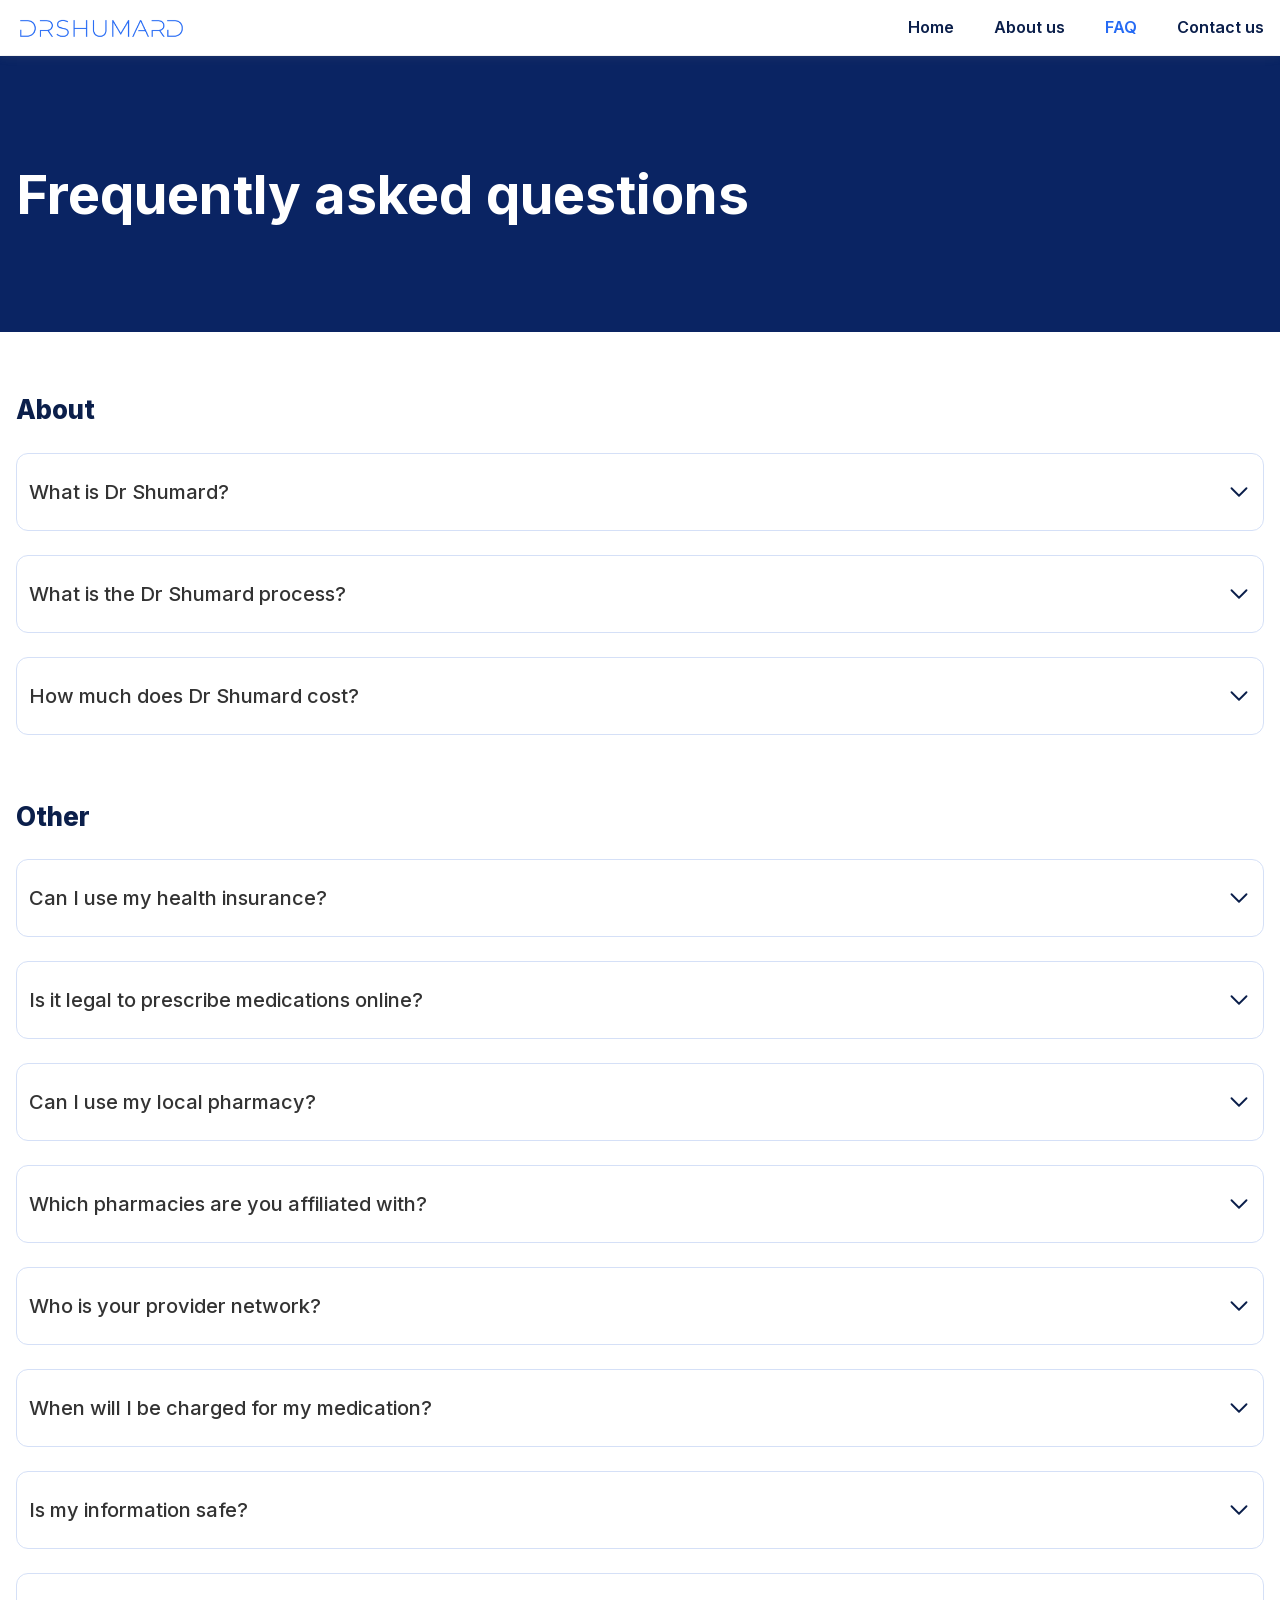
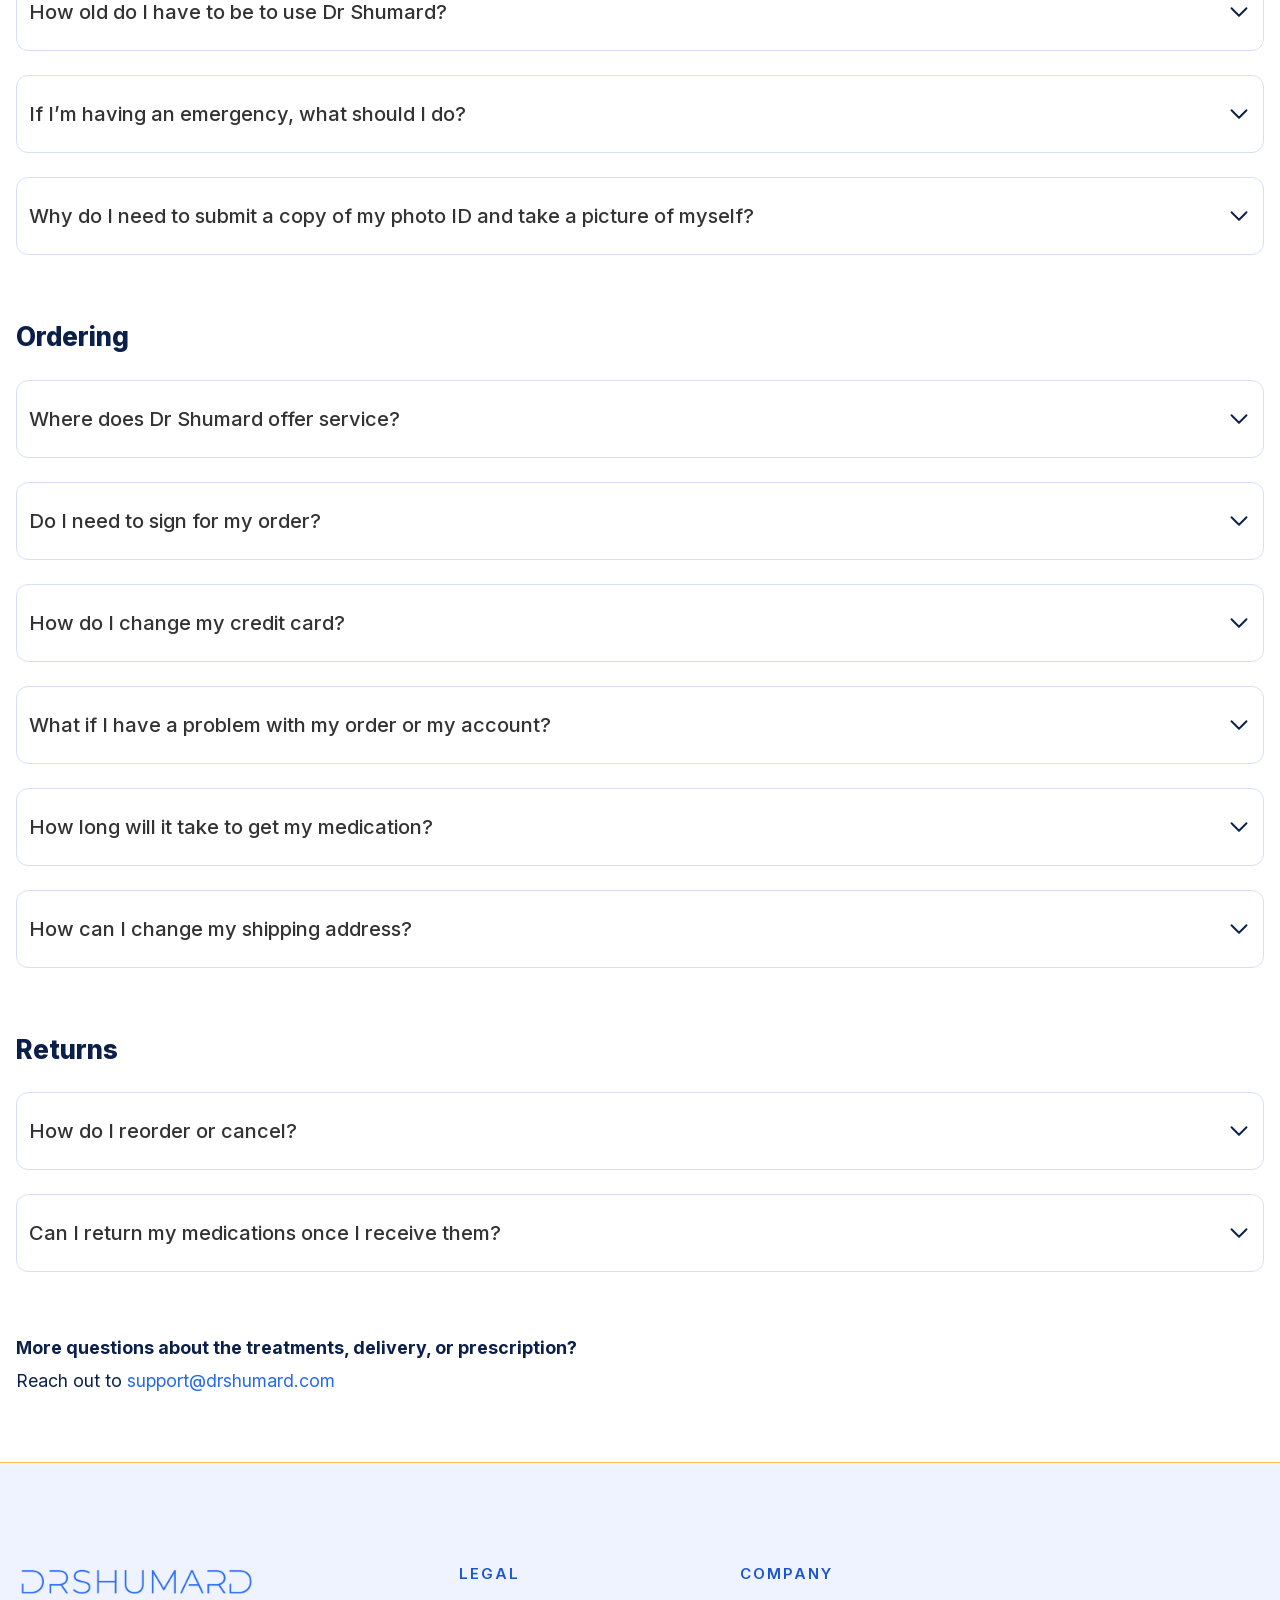
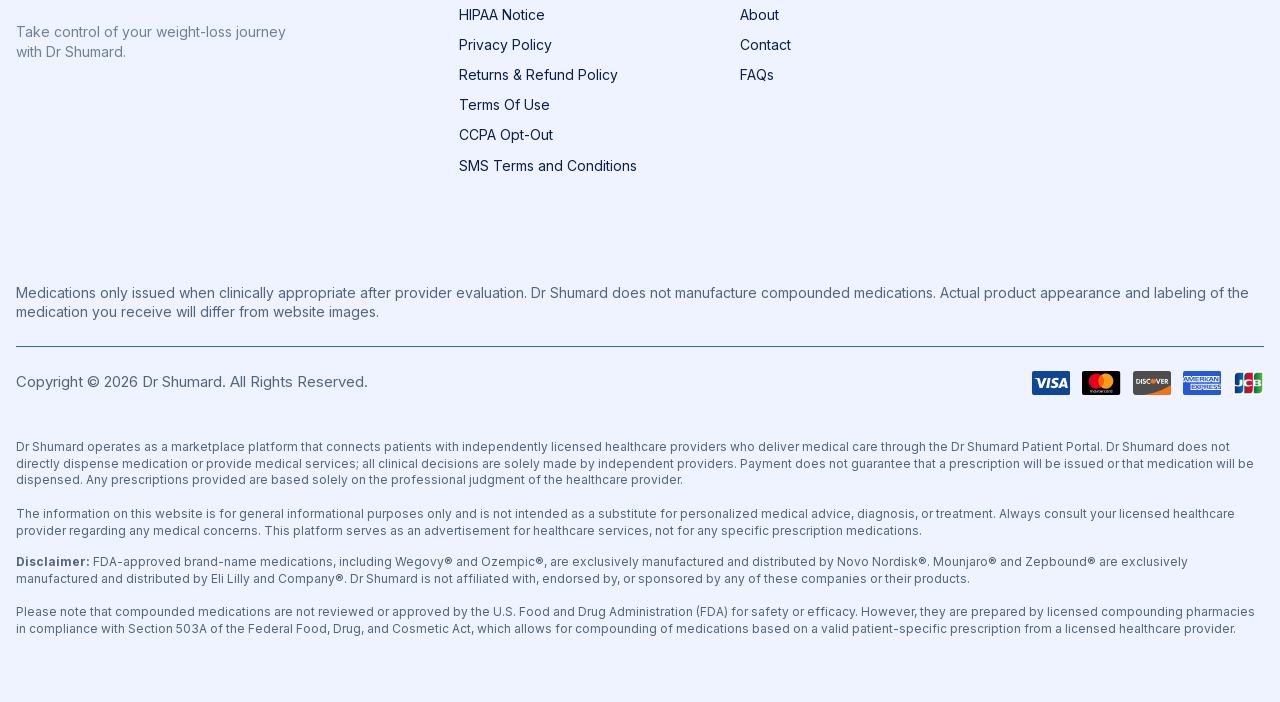
<file: faq/index.html>
<!DOCTYPE html>
<html lang="en">
<head>
  <meta charset="UTF-8">
  <meta name="viewport" content="width=device-width, initial-scale=1">
  <title>FAQs – Dr Shumard</title>
  <link rel="canonical" href="https://drshumard.com/faq/">
  <link rel="icon" href="/assets/img/favicon.svg" type="image/svg+xml">
  <meta name="theme-color" content="#256AF4">
  <meta name="description" content="Answers to common questions about GLP-1 medications, dosing, storage, side effects, and how Dr Shumard&#x27;s online weight loss program works.">
  <meta property="og:site_name" content="Dr Shumard">
  <meta property="og:type" content="website">
  <meta property="og:title" content="FAQs – Dr Shumard">
  <meta property="og:description" content="Answers to common questions about GLP-1 medications, dosing, storage, side effects, and how Dr Shumard&#x27;s online weight loss program works.">
  <meta property="og:url" content="https://drshumard.com/faq/">
  <meta property="og:image" content="https://drshumard.com/assets/img/dr-shumard.jpg">
  <meta property="og:image:width" content="960">
  <meta property="og:image:height" content="1000">
  <meta name="twitter:card" content="summary">
  <link rel="preload" href="/assets/fonts/inter-var.woff2" as="font" type="font/woff2" crossorigin>
  <link rel="stylesheet" href="/assets/css/style.css">
  <!-- WhiteLabelMD intake + tracking scripts, carried over from the original site -->
  <script>
function checkDebug(){if(!1===window.be_quiet)return!0;if(!1===window.checkDebugValue)return!1;if(window.checkDebugValue)return!0;return"1"===new URLSearchParams(window.location.search).get("elog")?window.checkDebugValue=!0:window.checkDebugValue=!1,window.checkDebugValue}
        function elog(e,c){c?console.log(e):checkDebug()&&console.log(e)}
        function tracking_start() { 
           var reset = new URLSearchParams(window.location.search).get("_track_reset");
           if(reset == "1") {
              forceTrackingCookie("");
           }
        
        }
function setTrackId(e) {
	elog("****SET efcid:" + e,window.trackDebug);
    window.trackingInfo.unid = e;
    wlmdSetCookie("efcid", e, 7);
    window.trackingInfo.codeset = 1;
    wlmdSetCookie("wlmd_tracking_unid", e, 7);
    elog("****Finished set efcid:" + e, window.trackDebug);
}
function useTrackId(e) {
	elog("****USE efcid:" + e);
    window.trackingInfo.unid = e;
    //wlmdSetCookie("efcid", e);
    window.trackingInfo.codeset = 1;
    //wlmdSetCookie("wlmd_tracking_unid", e, 7);
    elog("****Finished set efcid:" + e);
}

window.trackDebug = false;
  </script>
  <script src="/wp-content/uploads/common/wlmd-intake-default.js"></script>
  <script>
    /* set sku here, if chosen */
    window.page_presets = { "productRequested": "" };
    window.page_presets["caller_page"] = urlNoHash();
    function checkoutTrackingString() { return ""; }
  </script>
</head>
<body>
  <a class="skip-link" href="#main">Skip to main content</a>
  <a class="skip-link" href="#footer">Skip to footer</a>
  <header class="site-header">
    <div class="section site-header__bar">
      <div class="container site-header__inner">
        <a class="site-logo" href="/"><img src="/assets/img/logo.png" width="600" height="89" alt="Dr Shumard" fetchpriority="high"></a>
        <nav class="site-nav" aria-label="Menu">
          <ul class="site-nav__items" id="site-menu">
          <li><a href="/">Home</a></li>
          <li><a href="/about/">About us</a></li>
          <li><a href="/faq/" aria-current="page">FAQ</a></li>
          <li><a href="/contact-us/">Contact us</a></li>
          <!-- <li><a class="btn header-btn" href="https://drshumard.practicebetter.io/#/signin" target="_blank" rel="noopener">Log in</a></li> -->
          </ul>
          <button class="site-nav__toggle" type="button" aria-expanded="false" aria-controls="site-menu" aria-label="Open menu"><span class="site-nav__bars"><span></span></span></button>
        </nav>
      </div>
    </div>
  </header>
  <main id="main">
    <section class="section page-title legal-page__section">
      <div class="container legal-page__container">
        <h1 class="legal-page__title">Frequently asked questions</h1>
      </div>
    </section>
    <section class="section faq-page__section">
      <div class="container">
        <div class="block">
          <div class="block faq-page__group">
          <h2 class="faq-section--heading">About</h2>
      <div class="faq-accordion faq-page__accordion">
        <div class="faq-accordion__item">
          <h3 class="faq-accordion__title">
            <button class="faq-accordion__trigger" type="button" aria-expanded="false" aria-controls="faq-about-1">
              <span>What is Dr Shumard?</span>
              <svg class="faq-accordion__icon" xmlns="http://www.w3.org/2000/svg" viewBox="0 0 32 32" fill="none" aria-hidden="true" focusable="false"><path d="M6 11L16 21L26 11" stroke="currentColor" stroke-width="2.5" stroke-linecap="round" stroke-linejoin="round"/></svg>
            </button>
          </h3>
          <div class="faq-accordion__content rich-text" id="faq-about-1" hidden>
<p>At Dr Shumard, we serve as your comprehensive health and wellness partner for various conditions. Through our platform, Dr Shumard facilitates virtual medical consultations and coordinates cost-effective, high-quality prescription treatments, all within the comfort of your home—the place where you feel most at ease. Our expertise extends beyond conditions that may cause discomfort, encompassing acute, subacute, and chronic disease care. Every one of our physicians, based in the US, conducts a thorough assessment of each patient and prescribes medication therapy when suitable. Our mission centers on delivering accessible, affordable, and top-notch healthcare solutions to individuals and communities spanning multiple states. Continually expanding our offerings, Dr Shumard provides diverse care options, irrespective of insurance coverage, at a fraction of our competitors’ rates. Explore our services firsthand, complete with complimentary 2-day shipping and an unmatched convenient online experience.</p>
          </div>
        </div>
        <div class="faq-accordion__item">
          <h3 class="faq-accordion__title">
            <button class="faq-accordion__trigger" type="button" aria-expanded="false" aria-controls="faq-about-2">
              <span>What is the Dr Shumard process?</span>
              <svg class="faq-accordion__icon" xmlns="http://www.w3.org/2000/svg" viewBox="0 0 32 32" fill="none" aria-hidden="true" focusable="false"><path d="M6 11L16 21L26 11" stroke="currentColor" stroke-width="2.5" stroke-linecap="round" stroke-linejoin="round"/></svg>
            </button>
          </h3>
          <div class="faq-accordion__content rich-text" id="faq-about-2" hidden>
<p>Choose the therapy required, click on ‘Start My Visit,’ and respond to a brief set of medical questions. Our team of US-based doctors will thoroughly review your provided information and prescribe medications as necessary. Expect to receive feedback from one of our doctors within approximately 24 hours. In certain States, a video consultation or live chat will be necessary. If so, one of our doctors will reach out to you to conduct and finalize your consultation using the required method.</p>
          </div>
        </div>
        <div class="faq-accordion__item">
          <h3 class="faq-accordion__title">
            <button class="faq-accordion__trigger" type="button" aria-expanded="false" aria-controls="faq-about-3">
              <span>How much does Dr Shumard cost?</span>
              <svg class="faq-accordion__icon" xmlns="http://www.w3.org/2000/svg" viewBox="0 0 32 32" fill="none" aria-hidden="true" focusable="false"><path d="M6 11L16 21L26 11" stroke="currentColor" stroke-width="2.5" stroke-linecap="round" stroke-linejoin="round"/></svg>
            </button>
          </h3>
          <div class="faq-accordion__content rich-text" id="faq-about-3" hidden>
<p>You may qualify for a complimentary consultation with your order. Should medication be suitable, you can acquire it via the Dr Shumard platform at significantly reduced prices compared to other websites, often even more cost-effective than your neighborhood pharmacy.</p>
          </div>
        </div>
      </div>
          <h2 class="faq-section--heading">Other</h2>
      <div class="faq-accordion faq-page__accordion">
        <div class="faq-accordion__item">
          <h3 class="faq-accordion__title">
            <button class="faq-accordion__trigger" type="button" aria-expanded="false" aria-controls="faq-other-1">
              <span>Can I use my health insurance?</span>
              <svg class="faq-accordion__icon" xmlns="http://www.w3.org/2000/svg" viewBox="0 0 32 32" fill="none" aria-hidden="true" focusable="false"><path d="M6 11L16 21L26 11" stroke="currentColor" stroke-width="2.5" stroke-linecap="round" stroke-linejoin="round"/></svg>
            </button>
          </h3>
          <div class="faq-accordion__content rich-text" id="faq-other-1" hidden>
<p>We do not accept insurance. We believe an individual’s access to quality care should not depend on a third party’s opinion. Dr Shumard has removed the barriers traditional insurers can cause and replaced them with transparency and convenience. Our prices for your doctor consultation and medication are industry-leading and oftentimes cheaper than using insurance.</p>
          </div>
        </div>
        <div class="faq-accordion__item">
          <h3 class="faq-accordion__title">
            <button class="faq-accordion__trigger" type="button" aria-expanded="false" aria-controls="faq-other-2">
              <span>Is it legal to prescribe medications online?</span>
              <svg class="faq-accordion__icon" xmlns="http://www.w3.org/2000/svg" viewBox="0 0 32 32" fill="none" aria-hidden="true" focusable="false"><path d="M6 11L16 21L26 11" stroke="currentColor" stroke-width="2.5" stroke-linecap="round" stroke-linejoin="round"/></svg>
            </button>
          </h3>
          <div class="faq-accordion__content rich-text" id="faq-other-2" hidden>
<p>Yes. Each doctor you interact with is licensed to prescribe medicine and treat patients in the state you live in. This allows you to get the medications you need, on your schedule, hassle-free.</p>
          </div>
        </div>
        <div class="faq-accordion__item">
          <h3 class="faq-accordion__title">
            <button class="faq-accordion__trigger" type="button" aria-expanded="false" aria-controls="faq-other-3">
              <span>Can I use my local pharmacy?</span>
              <svg class="faq-accordion__icon" xmlns="http://www.w3.org/2000/svg" viewBox="0 0 32 32" fill="none" aria-hidden="true" focusable="false"><path d="M6 11L16 21L26 11" stroke="currentColor" stroke-width="2.5" stroke-linecap="round" stroke-linejoin="round"/></svg>
            </button>
          </h3>
          <div class="faq-accordion__content rich-text" id="faq-other-3" hidden>
<p> Yes. You can choose to use your local pharmacy and our doctors can send your prescription to them. However, the cheapest pricing and most convenient option will be through Dr Shumard’s network of affiliated pharmacies. We cannot guarantee drug pricing at your local pharmacy.</p>
          </div>
        </div>
        <div class="faq-accordion__item">
          <h3 class="faq-accordion__title">
            <button class="faq-accordion__trigger" type="button" aria-expanded="false" aria-controls="faq-other-4">
              <span>Which pharmacies are you affiliated with?</span>
              <svg class="faq-accordion__icon" xmlns="http://www.w3.org/2000/svg" viewBox="0 0 32 32" fill="none" aria-hidden="true" focusable="false"><path d="M6 11L16 21L26 11" stroke="currentColor" stroke-width="2.5" stroke-linecap="round" stroke-linejoin="round"/></svg>
            </button>
          </h3>
          <div class="faq-accordion__content rich-text" id="faq-other-4" hidden>
<p><strong>The following pharmacies may fill your prescription based on the therapy and medication</strong></p>
<p><b>Manifest Pharmacy<br></b>1018 S. Batesville Road<br>Greer, SC 29650<br>Tel: <a href="tel:888-770-4009">888-770-4009</a><br>Monday-Friday 8:00am-5:00pm EST</p>
          </div>
        </div>
        <div class="faq-accordion__item">
          <h3 class="faq-accordion__title">
            <button class="faq-accordion__trigger" type="button" aria-expanded="false" aria-controls="faq-other-5">
              <span>Who is your provider network?</span>
              <svg class="faq-accordion__icon" xmlns="http://www.w3.org/2000/svg" viewBox="0 0 32 32" fill="none" aria-hidden="true" focusable="false"><path d="M6 11L16 21L26 11" stroke="currentColor" stroke-width="2.5" stroke-linecap="round" stroke-linejoin="round"/></svg>
            </button>
          </h3>
          <div class="faq-accordion__content rich-text" id="faq-other-5" hidden>
<p>We use MD Integrations <a href="https://mdintegrations.com/" target="_blank" rel="noopener noreferrer">https://mdintegrations.com/</a></p>
          </div>
        </div>
        <div class="faq-accordion__item">
          <h3 class="faq-accordion__title">
            <button class="faq-accordion__trigger" type="button" aria-expanded="false" aria-controls="faq-other-6">
              <span>When will I be charged for my medication?</span>
              <svg class="faq-accordion__icon" xmlns="http://www.w3.org/2000/svg" viewBox="0 0 32 32" fill="none" aria-hidden="true" focusable="false"><path d="M6 11L16 21L26 11" stroke="currentColor" stroke-width="2.5" stroke-linecap="round" stroke-linejoin="round"/></svg>
            </button>
          </h3>
          <div class="faq-accordion__content rich-text" id="faq-other-6" hidden>
<p>You will be billed for your medication when the medication is shipped based on the treatment plan you select.</p>
          </div>
        </div>
        <div class="faq-accordion__item">
          <h3 class="faq-accordion__title">
            <button class="faq-accordion__trigger" type="button" aria-expanded="false" aria-controls="faq-other-7">
              <span>Is my information safe?</span>
              <svg class="faq-accordion__icon" xmlns="http://www.w3.org/2000/svg" viewBox="0 0 32 32" fill="none" aria-hidden="true" focusable="false"><path d="M6 11L16 21L26 11" stroke="currentColor" stroke-width="2.5" stroke-linecap="round" stroke-linejoin="round"/></svg>
            </button>
          </h3>
          <div class="faq-accordion__content rich-text" id="faq-other-7" hidden>
<p>Yes. We take protecting your information seriously. Please read our <a href="/privacy/">Privacy Policy</a> for details.</p>
          </div>
        </div>
        <div class="faq-accordion__item">
          <h3 class="faq-accordion__title">
            <button class="faq-accordion__trigger" type="button" aria-expanded="false" aria-controls="faq-other-8">
              <span>How old do I have to be to use Dr Shumard?</span>
              <svg class="faq-accordion__icon" xmlns="http://www.w3.org/2000/svg" viewBox="0 0 32 32" fill="none" aria-hidden="true" focusable="false"><path d="M6 11L16 21L26 11" stroke="currentColor" stroke-width="2.5" stroke-linecap="round" stroke-linejoin="round"/></svg>
            </button>
          </h3>
          <div class="faq-accordion__content rich-text" id="faq-other-8" hidden>
<p>We treat patients 18 years of age and older. If you are younger than 18 years of age, please seek treatment from a local primary care physician.</p>
          </div>
        </div>
        <div class="faq-accordion__item">
          <h3 class="faq-accordion__title">
            <button class="faq-accordion__trigger" type="button" aria-expanded="false" aria-controls="faq-other-9">
              <span>If I’m having an emergency, what should I do?</span>
              <svg class="faq-accordion__icon" xmlns="http://www.w3.org/2000/svg" viewBox="0 0 32 32" fill="none" aria-hidden="true" focusable="false"><path d="M6 11L16 21L26 11" stroke="currentColor" stroke-width="2.5" stroke-linecap="round" stroke-linejoin="round"/></svg>
            </button>
          </h3>
          <div class="faq-accordion__content rich-text" id="faq-other-9" hidden>
<p>In case of an emergency please call 9-1-1.</p>
          </div>
        </div>
        <div class="faq-accordion__item">
          <h3 class="faq-accordion__title">
            <button class="faq-accordion__trigger" type="button" aria-expanded="false" aria-controls="faq-other-10">
              <span>Why do I need to submit a copy of my photo ID and take a picture of myself?</span>
              <svg class="faq-accordion__icon" xmlns="http://www.w3.org/2000/svg" viewBox="0 0 32 32" fill="none" aria-hidden="true" focusable="false"><path d="M6 11L16 21L26 11" stroke="currentColor" stroke-width="2.5" stroke-linecap="round" stroke-linejoin="round"/></svg>
            </button>
          </h3>
          <div class="faq-accordion__content rich-text" id="faq-other-10" hidden>
<p>State regulations require that our medical providers see who we are treating. That is why we may ask you to take a picture of yourself and your photo ID.</p>
          </div>
        </div>
      </div>
          <h2 class="faq-section--heading">Ordering</h2>
      <div class="faq-accordion faq-page__accordion">
        <div class="faq-accordion__item">
          <h3 class="faq-accordion__title">
            <button class="faq-accordion__trigger" type="button" aria-expanded="false" aria-controls="faq-ordering-1">
              <span>Where does Dr Shumard offer service?</span>
              <svg class="faq-accordion__icon" xmlns="http://www.w3.org/2000/svg" viewBox="0 0 32 32" fill="none" aria-hidden="true" focusable="false"><path d="M6 11L16 21L26 11" stroke="currentColor" stroke-width="2.5" stroke-linecap="round" stroke-linejoin="round"/></svg>
            </button>
          </h3>
          <div class="faq-accordion__content rich-text" id="faq-ordering-1" hidden>
<p>Dr Shumard currently serves patients in the following states:</p>
<p>Alabama, Arizona, Arkansas, California, Colorado, Connecticut, Delaware, Florida, Georgia, Hawaii, Idaho, Illinois, Indiana, Iowa, Kansas, Kentucky, Louisiana, Maine, Maryland, Massachusetts, Michigan, Minnesota, Missouri, Montana, Nebraska, Nevada, New Hampshire, New Jersey, New Mexico, New York, North Carolina, North Dakota, Ohio, Oklahoma, Oregon, Pennsylvania, Rhode Island, South Carolina, South Dakota, Tennessee, Texas, Utah, Vermont, Virginia, Washington, West Virginia, Wisconsin, and Wyoming.</p>
<p>Dr Shumard offers service in the United States only but based on the therapy and medication being prescribed, there may be restrictions based on state. This will be disclosed and confirmed per therapy and as part of the intake process.  In the following states California, Massachusetts, Rhode Island, and Vermont the following physicians will be assigned to you: Dr Jeffrey Shellenberger and Dr Marc Serota.</p>
<p><strong>Rhode Island:</strong> Dr Marc Serota MD17024</p>
<div><strong>Vermont:</strong> Dr Jeffrey Shellenberger 042.0015585-COMP</div>
<div><strong>California:</strong> Dr Jeffrey Shellenberger C160558</div>
<div><strong>Massachusetts:</strong> Dr Jeffrey Shellenberger 290752</div>
          </div>
        </div>
        <div class="faq-accordion__item">
          <h3 class="faq-accordion__title">
            <button class="faq-accordion__trigger" type="button" aria-expanded="false" aria-controls="faq-ordering-2">
              <span>Do I need to sign for my order?</span>
              <svg class="faq-accordion__icon" xmlns="http://www.w3.org/2000/svg" viewBox="0 0 32 32" fill="none" aria-hidden="true" focusable="false"><path d="M6 11L16 21L26 11" stroke="currentColor" stroke-width="2.5" stroke-linecap="round" stroke-linejoin="round"/></svg>
            </button>
          </h3>
          <div class="faq-accordion__content rich-text" id="faq-ordering-2" hidden>
<p>No. Your medication will ship via Rush No-Contact delivery, a signature is not required.</p>
          </div>
        </div>
        <div class="faq-accordion__item">
          <h3 class="faq-accordion__title">
            <button class="faq-accordion__trigger" type="button" aria-expanded="false" aria-controls="faq-ordering-3">
              <span>How do I change my credit card?</span>
              <svg class="faq-accordion__icon" xmlns="http://www.w3.org/2000/svg" viewBox="0 0 32 32" fill="none" aria-hidden="true" focusable="false"><path d="M6 11L16 21L26 11" stroke="currentColor" stroke-width="2.5" stroke-linecap="round" stroke-linejoin="round"/></svg>
            </button>
          </h3>
          <div class="faq-accordion__content rich-text" id="faq-ordering-3" hidden>
<p>You can change your method of payment at any time. Login to your Dr Shumard account and follow the prompts.</p>
          </div>
        </div>
        <div class="faq-accordion__item">
          <h3 class="faq-accordion__title">
            <button class="faq-accordion__trigger" type="button" aria-expanded="false" aria-controls="faq-ordering-4">
              <span>What if I have a problem with my order or my account?</span>
              <svg class="faq-accordion__icon" xmlns="http://www.w3.org/2000/svg" viewBox="0 0 32 32" fill="none" aria-hidden="true" focusable="false"><path d="M6 11L16 21L26 11" stroke="currentColor" stroke-width="2.5" stroke-linecap="round" stroke-linejoin="round"/></svg>
            </button>
          </h3>
          <div class="faq-accordion__content rich-text" id="faq-ordering-4" hidden>
<p>Click on the “<a href="/contact-us/">Contact us</a>” section of this site and create a ticket. Our team will then review and get back to you to resolve your inquiry.</p>
          </div>
        </div>
        <div class="faq-accordion__item">
          <h3 class="faq-accordion__title">
            <button class="faq-accordion__trigger" type="button" aria-expanded="false" aria-controls="faq-ordering-5">
              <span>How long will it take to get my medication?</span>
              <svg class="faq-accordion__icon" xmlns="http://www.w3.org/2000/svg" viewBox="0 0 32 32" fill="none" aria-hidden="true" focusable="false"><path d="M6 11L16 21L26 11" stroke="currentColor" stroke-width="2.5" stroke-linecap="round" stroke-linejoin="round"/></svg>
            </button>
          </h3>
          <div class="faq-accordion__content rich-text" id="faq-ordering-5" hidden>
<p>Once you complete the online visit, you’ll hear back from one of our US-based doctors in 24 hours (some States will require a live chat or video consultation). Orders will then be sent to the dispensing pharmacy and shipped.</p>
          </div>
        </div>
        <div class="faq-accordion__item">
          <h3 class="faq-accordion__title">
            <button class="faq-accordion__trigger" type="button" aria-expanded="false" aria-controls="faq-ordering-6">
              <span>How can I change my shipping address?</span>
              <svg class="faq-accordion__icon" xmlns="http://www.w3.org/2000/svg" viewBox="0 0 32 32" fill="none" aria-hidden="true" focusable="false"><path d="M6 11L16 21L26 11" stroke="currentColor" stroke-width="2.5" stroke-linecap="round" stroke-linejoin="round"/></svg>
            </button>
          </h3>
          <div class="faq-accordion__content rich-text" id="faq-ordering-6" hidden>
<p>Login to your Dr Shumard account and update your shipping address at any time. Once your medication is shipped and delivered, you can change your address for all future shipments.</p>
          </div>
        </div>
      </div>
          <h2 class="faq-section--heading">Returns</h2>
      <div class="faq-accordion faq-page__accordion">
        <div class="faq-accordion__item">
          <h3 class="faq-accordion__title">
            <button class="faq-accordion__trigger" type="button" aria-expanded="false" aria-controls="faq-returns-1">
              <span>How do I reorder or cancel?</span>
              <svg class="faq-accordion__icon" xmlns="http://www.w3.org/2000/svg" viewBox="0 0 32 32" fill="none" aria-hidden="true" focusable="false"><path d="M6 11L16 21L26 11" stroke="currentColor" stroke-width="2.5" stroke-linecap="round" stroke-linejoin="round"/></svg>
            </button>
          </h3>
          <div class="faq-accordion__content rich-text" id="faq-returns-1" hidden>
<p>Login to your Dr Shumard account and reorder or cancel at any time. You will be contacted before your medication is to be refilled and billed to your credit card. Your medication will then be shipped.</p>
          </div>
        </div>
        <div class="faq-accordion__item">
          <h3 class="faq-accordion__title">
            <button class="faq-accordion__trigger" type="button" aria-expanded="false" aria-controls="faq-returns-2">
              <span>Can I return my medications once I receive them?</span>
              <svg class="faq-accordion__icon" xmlns="http://www.w3.org/2000/svg" viewBox="0 0 32 32" fill="none" aria-hidden="true" focusable="false"><path d="M6 11L16 21L26 11" stroke="currentColor" stroke-width="2.5" stroke-linecap="round" stroke-linejoin="round"/></svg>
            </button>
          </h3>
          <div class="faq-accordion__content rich-text" id="faq-returns-2" hidden>
<p>Federal and State law do not allow medication returns. Therefore, all sales are final. If you have a specific concern, please create a ticket in the “Contact us” section and we’ll get back with you.</p>
          </div>
        </div>
      </div>
          </div>
          <div class="block faq-page__more">
            <div class="faq-page__more-title">More questions about the treatments, delivery, or prescription?</div>
            <div class="faq-page__more-text text-centered rich-text">Reach out to <a href="mailto:support@drshumard.com">support@drshumard.com</a></div>
          </div>
        </div>
      </div>
    </section>
  </main>
  <footer class="site-footer" id="footer">
    <div class="section site-footer__top">
      <div class="container site-footer__grid">
        <div class="block site-footer__brand">
          <a class="site-footer__logo" href="/"><img src="/assets/img/logo.png" width="600" height="89" alt="Dr Shumard" loading="lazy"></a>
          <div class="site-footer__tagline">Take control of your weight-loss journey with Dr Shumard.</div>
        </div>
        <div class="site-footer__columns">
          <div class="block footer-column">
            <div class="footer-column--title">Legal</div>
            <ul class="footer-column--menu">
              <li><a href="/hipaa/">HIPAA Notice</a></li>
              <li><a href="/privacy/">Privacy Policy</a></li>
              <li><a href="/returns-refund-policy/">Returns &amp; Refund Policy</a></li>
              <li><a href="/terms/">Terms Of Use</a></li>
              <li><a href="/ccpa/">CCPA Opt-Out</a></li>
              <li><a href="/sms-terms-and-conditions/">SMS Terms and Conditions</a></li>
            </ul>
          </div>
          <div class="block footer-column">
            <div class="footer-column--title">Company</div>
            <ul class="footer-column--menu footer-column--company">
              <li><a href="/about/">About</a></li>
              <li><a href="/contact-us/">Contact</a></li>
              <li><a href="/faq/">FAQs</a></li>
            </ul>
          </div>
        </div>
      </div>
    </div>
    <div class="section site-footer__bottom">
      <div class="container">
        <div class="site-footer__notice">Medications only issued when clinically appropriate after provider evaluation. Dr Shumard does not manufacture compounded medications. Actual product appearance and labeling of the medication you receive will differ from website images.</div>
        <hr class="site-footer__divider">
        <div class="block site-footer__row">
          <div class="site-footer__copyright">Copyright © 2026 Dr Shumard. All Rights Reserved.</div>
          <div class="site-footer__payments">
          <svg class="footer-pay-icon" role="img" aria-label="Visa" xmlns="http://www.w3.org/2000/svg" width="750" height="471" viewBox="0 0 750 471"><defs></defs><g stroke="none" stroke-width="1" fill="none" fill-rule="evenodd"><g fill-rule="nonzero"><rect fill="#0E4595" x="0" y="0" width="750" height="471" rx="40"></rect><polygon fill="#FFFFFF" points="278.1975 334.2275 311.5585 138.4655 364.9175 138.4655 331.5335 334.2275"></polygon><path d="M524.3075,142.6875 C513.7355,138.7215 497.1715,134.4655 476.4845,134.4655 C423.7605,134.4655 386.6205,161.0165 386.3045,199.0695 C386.0075,227.1985 412.8185,242.8905 433.0585,252.2545 C453.8275,261.8495 460.8105,267.9695 460.7115,276.5375 C460.5795,289.6595 444.1255,295.6545 428.7885,295.6545 C407.4315,295.6545 396.0855,292.6875 378.5625,285.3785 L371.6865,282.2665 L364.1975,326.0905 C376.6605,331.5545 399.7065,336.2895 423.6355,336.5345 C479.7245,336.5345 516.1365,310.2875 516.5505,269.6525 C516.7515,247.3835 502.5355,230.4355 471.7515,216.4645 C453.1005,207.4085 441.6785,201.3655 441.7995,192.1955 C441.7995,184.0585 451.4675,175.3575 472.3565,175.3575 C489.8055,175.0865 502.4445,178.8915 512.2925,182.8575 L517.0745,185.1165 L524.3075,142.6875" fill="#FFFFFF"></path><path d="M661.6145,138.4655 L620.3835,138.4655 C607.6105,138.4655 598.0525,141.9515 592.4425,154.6995 L513.1975,334.1025 L569.2285,334.1025 C569.2285,334.1025 578.3905,309.9805 580.4625,304.6845 C586.5855,304.6845 641.0165,304.7685 648.7985,304.7685 C650.3945,311.6215 655.2905,334.1025 655.2905,334.1025 L704.8025,334.1025 L661.6145,138.4655 Z M596.1975,264.8725 C600.6105,253.5935 617.4565,210.1495 617.4565,210.1495 C617.1415,210.6705 621.8365,198.8155 624.5315,191.4655 L628.1385,208.3435 C628.1385,208.3435 638.3555,255.0725 640.4905,264.8715 L596.1975,264.8715 L596.1975,264.8725 Z" fill="#FFFFFF"></path><path d="M 45.878906 138.46484 L 45.197266 142.53906 C 66.288263 147.64458 85.126465 155.03257 101.61914 164.22461 L 148.96484 333.91602 L 205.41992 333.84961 L 289.42383 138.46484 L 232.90234 138.46484 L 180.66211 271.96094 L 175.0957 244.83203 C 174.83824 244.00408 174.55942 243.17304 174.27344 242.3418 L 156.10742 154.99219 C 152.87742 142.59619 143.50892 138.89684 131.91992 138.46484 L 45.878906 138.46484 z " style="fill:#ffffff;fill-opacity:1"></path></g></g></svg>
          <svg class="footer-pay-icon" role="img" aria-label="Mastercard" xmlns="http://www.w3.org/2000/svg" width="750" height="471" viewBox="0 0 750 471"><defs></defs><g stroke="none" stroke-width="1" fill="none" fill-rule="evenodd"><g fill-rule="nonzero"><rect fill="#000000" x="0" y="0" width="750" height="471" rx="40"></rect><g transform="translate(133.000000, 48.000000)"><path d="M88.13,373.67 L88.13,348.82 C88.13,339.29 82.33,333.08 72.81,333.08 C67.81,333.08 62.46,334.74 58.73,340.08 C55.83,335.52 51.73,333.08 45.48,333.08 C40.7599149,332.876008 36.2525337,335.054575 33.48,338.88 L33.48,333.88 L25.61,333.88 L25.61,373.64 L33.48,373.64 L33.48,350.89 C33.48,343.89 37.62,340.54 43.42,340.54 C49.22,340.54 52.53,344.27 52.53,350.89 L52.53,373.67 L60.4,373.67 L60.4,350.89 C60.4,343.89 64.54,340.54 70.34,340.54 C76.14,340.54 79.45,344.27 79.45,350.89 L79.45,373.67 L88.13,373.67 Z M217.35,334.32 L202.85,334.32 L202.85,322.32 L195,322.32 L195,334.32 L186.72,334.32 L186.72,341.32 L195,341.32 L195,360 C195,369.11 198.31,374.5 208.25,374.5 C212.015784,374.421483 215.705651,373.426077 219,371.6 L216.51,364.6 C214.275685,365.996557 211.684475,366.715565 209.05,366.67 C204.91,366.67 202.84,364.18 202.84,360.04 L202.84,341 L217.34,341 L217.34,334.37 L217.35,334.32 Z M291.07,333.08 C286.709355,332.982846 282.618836,335.185726 280.3,338.88 L280.3,333.88 L272.43,333.88 L272.43,373.64 L280.3,373.64 L280.3,351.31 C280.3,344.68 283.61,340.54 289,340.54 C290.818809,340.613783 292.62352,340.892205 294.38,341.37 L296.87,333.91 C294.971013,333.43126 293.02704,333.153071 291.07,333.08 Z M179.66,337.22 C175.52,334.32 169.72,333.08 163.51,333.08 C153.57,333.08 147.36,337.64 147.36,345.51 C147.36,352.14 151.92,355.86 160.61,357.11 L164.75,357.52 C169.31,358.35 172.21,360.01 172.21,362.08 C172.21,364.98 168.9,367.08 162.68,367.08 C157.930627,367.177716 153.278889,365.724267 149.43,362.94 L145.29,369.15 C151.09,373.29 158.13,374.15 162.29,374.15 C173.89,374.15 180.1,368.77 180.1,361.31 C180.1,354.31 175.1,350.96 166.43,349.71 L162.29,349.3 C158.56,348.89 155.29,347.64 155.29,345.16 C155.29,342.26 158.6,340.16 163.16,340.16 C168.16,340.16 173.1,342.23 175.59,343.47 L179.66,337.22 Z M299.77,353.79 C299.77,365.79 307.64,374.5 320.48,374.5 C326.28,374.5 330.42,373.26 334.56,369.94 L330.42,363.73 C327.488758,366.10388 323.841703,367.41823 320.07,367.46 C313.07,367.46 307.64,362.08 307.64,354.21 C307.64,346.34 313,341 320.07,341 C323.841703,341.04177 327.488758,342.35612 330.42,344.73 L334.56,338.52 C330.42,335.21 326.28,333.96 320.48,333.96 C308.05,333.13 299.77,341.83 299.77,353.84 L299.77,353.79 Z M244.27,333.08 C232.67,333.08 224.8,341.36 224.8,353.79 C224.8,366.22 233.08,374.5 245.09,374.5 C250.932775,374.623408 256.638486,372.722682 261.24,369.12 L257.1,363.32 C253.772132,365.898743 249.708598,367.349004 245.5,367.46 C240.12,367.46 234.32,364.15 233.5,357.11 L262.91,357.11 L262.91,353.8 C262.91,341.37 255.45,333.09 244.27,333.09 L244.27,333.08 Z M243.86,340.54 C249.66,340.54 253.8,344.27 254.21,350.48 L232.68,350.48 C233.92,344.68 237.68,340.54 243.86,340.54 Z M136.59,353.79 L136.59,333.91 L128.72,333.91 L128.72,338.91 C125.82,335.18 121.72,333.11 115.88,333.11 C104.7,333.11 96.41,341.81 96.41,353.82 C96.41,365.83 104.69,374.53 115.88,374.53 C121.68,374.53 125.82,372.46 128.72,368.73 L128.72,373.73 L136.59,373.73 L136.59,353.79 Z M104.7,353.79 C104.7,346.33 109.26,340.54 117.13,340.54 C124.59,340.54 129.13,346.34 129.13,353.79 C129.13,361.66 124.13,367.04 117.13,367.04 C109.26,367.45 104.7,361.24 104.7,353.79 Z M410.78,333.08 C406.419355,332.982846 402.328836,335.185726 400.01,338.88 L400.01,333.88 L392.14,333.88 L392.14,373.64 L400,373.64 L400,351.31 C400,344.68 403.31,340.54 408.7,340.54 C410.518809,340.613783 412.32352,340.892205 414.08,341.37 L416.57,333.91 C414.671013,333.43126 412.72704,333.153071 410.77,333.08 L410.78,333.08 Z M380.13,353.79 L380.13,333.91 L372.26,333.91 L372.26,338.91 C369.36,335.18 365.26,333.11 359.42,333.11 C348.24,333.11 339.95,341.81 339.95,353.82 C339.95,365.83 348.23,374.53 359.42,374.53 C365.22,374.53 369.36,372.46 372.26,368.73 L372.26,373.73 L380.13,373.73 L380.13,353.79 Z M348.24,353.79 C348.24,346.33 352.8,340.54 360.67,340.54 C368.13,340.54 372.67,346.34 372.67,353.79 C372.67,361.66 367.67,367.04 360.67,367.04 C352.8,367.45 348.24,361.24 348.24,353.79 Z M460.07,353.79 L460.07,318.17 L452.2,318.17 L452.2,338.88 C449.3,335.15 445.2,333.08 439.36,333.08 C428.18,333.08 419.89,341.78 419.89,353.79 C419.89,365.8 428.17,374.5 439.36,374.5 C445.16,374.5 449.3,372.43 452.2,368.7 L452.2,373.7 L460.07,373.7 L460.07,353.79 Z M428.18,353.79 C428.18,346.33 432.74,340.54 440.61,340.54 C448.07,340.54 452.61,346.34 452.61,353.79 C452.61,361.66 447.61,367.04 440.61,367.04 C432.73,367.46 428.17,361.25 428.17,353.79 L428.18,353.79 Z" fill="#FFFFFF"></path><g><rect fill="#FF5F00" x="170.55" y="32.39" width="143.72" height="234.42"></rect><path d="M185.05,149.6 C185.05997,103.912554 205.96046,60.7376085 241.79,32.39 C180.662018,-15.6713968 92.8620037,-8.68523415 40.103462,48.4380037 C-12.6550796,105.561241 -12.6550796,193.638759 40.103462,250.761996 C92.8620037,307.885234 180.662018,314.871397 241.79,266.81 C205.96046,238.462391 185.05997,195.287446 185.05,149.6 Z" fill="#EB001B"></path><path d="M483.26,149.6 C483.30134,206.646679 450.756789,258.706022 399.455617,283.656273 C348.154445,308.606523 287.109181,302.064451 242.26,266.81 C278.098424,238.46936 299.001593,195.290092 299.001593,149.6 C299.001593,103.909908 278.098424,60.7306402 242.26,32.39 C287.109181,-2.86445052 348.154445,-9.40652324 399.455617,15.5437274 C450.756789,40.493978 483.30134,92.5533211 483.26,149.6 Z" fill="#F79E1B"></path></g></g></g></g></svg>
          <svg class="footer-pay-icon" role="img" aria-label="Discover" xmlns="http://www.w3.org/2000/svg" width="750" height="471" viewBox="0 0 750 471"><defs></defs><g stroke="none" stroke-width="1" fill="none" fill-rule="evenodd"><g fill-rule="nonzero"><path d="M52.8771038,0 C23.6793894,0 -4.55476115e-15,23.1545612 0,51.7102589 L0,419.289737 C0,447.850829 23.671801,471 52.8771038,471 L697.122894,471 C726.320615,471 750,447.845433 750,419.289737 L750,252.475404 L750,51.7102589 C750,23.1491677 726.328202,-4.4533018e-15 697.122894,0 L52.8771038,0 Z" fill="#4D4D4D"></path><path d="M314.569558,152.198414 C323.06625,152.198414 330.192577,153.9309 338.865308,158.110254 L338.865308,180.197198 C330.650269,172.563549 323.523875,169.368926 314.100058,169.368926 C295.577115,169.368926 281.009615,183.944539 281.009615,202.424438 C281.009615,221.911997 295.126279,235.620254 315.018404,235.620254 C323.972798,235.620254 330.967135,232.591128 338.865308,225.080186 L338.865308,247.178497 C329.883538,251.197965 322.604577,252.785079 314.100058,252.785079 C284.025202,252.785079 260.655798,230.849701 260.655798,202.560947 C260.655798,174.577103 284.647269,152.198414 314.569558,152.198414 Z M221.191404,152.807038 C232.293048,152.807038 242.451462,156.418802 250.944635,163.479831 L240.609981,176.340655 C235.465019,170.859895 230.599394,168.547945 224.682615,168.547945 C216.169885,168.547936 209.970327,173.154235 209.970327,179.215049 C209.970327,184.413218 213.450798,187.164422 225.302356,191.332621 C247.768529,199.141028 254.426462,206.064868 254.426462,221.354473 C254.426462,239.986821 240.026981,252.955721 219.503077,252.955721 C204.47426,252.955721 193.548154,247.330452 184.44824,234.636213 L197.205529,222.956624 C201.754702,231.315341 209.342452,235.792799 218.763144,235.792799 C227.573971,235.792799 234.097058,230.014421 234.097058,222.217168 C234.097058,218.175392 232.121269,214.709536 228.175702,212.259183 C226.189231,211.099073 222.254519,209.369382 214.522615,206.777734 C195.973058,200.43062 189.609,193.646221 189.609,180.386799 C189.609,164.636126 203.275981,152.807038 221.191404,152.807038 Z M446.886269,154.485036 L468.460788,154.485036 L495.464615,219.130417 L522.815885,154.485036 L544.22701,154.485036 L500.482644,253.198414 L489.855019,253.198414 L446.886269,154.485036 Z M64.8212135,154.632923 L93.811974,154.632923 C125.842394,154.632923 148.170827,174.418596 148.170827,202.822609 C148.170827,216.985567 141.340038,230.679389 129.788913,239.766893 C120.068962,247.437722 108.994192,250.877669 93.6598558,250.877669 L64.8212135,250.877669 L64.8212135,154.632923 Z M157.25849,154.632923 L177.009462,154.632923 L177.009462,250.877669 L157.25849,250.877669 L157.25849,154.632923 Z M553.156923,154.632923 L609.168423,154.632923 L609.168423,170.940741 L572.892875,170.940741 L572.892875,192.303392 L607.831279,192.303392 L607.831279,208.603619 L572.892875,208.603619 L572.892875,234.583122 L609.168423,234.583122 L609.168423,250.877669 L553.156923,250.877669 L553.156923,154.632923 Z M622.250596,154.632923 L651.534327,154.632923 C674.313452,154.632923 687.366663,165.030007 687.366663,183.048838 C687.366663,197.784414 679.179923,207.454847 664.302885,210.332805 L696.176385,250.877669 L671.888144,250.877669 L644.551904,212.213673 L641.977163,212.213673 L641.977163,250.877669 L622.250596,250.877669 L622.250596,154.632923 Z M641.977163,169.791736 L641.977163,198.939525 L647.748269,198.939525 C660.360308,198.939525 667.044769,193.734406 667.044769,184.05942 C667.044769,174.693052 660.359106,169.791736 648.060019,169.791736 L641.977163,169.791736 Z M84.5571663,170.940741 L84.5571663,234.583122 L89.8568962,234.583122 C102.619538,234.583122 110.679663,232.259105 116.885144,226.934514 C123.71575,221.152572 127.824519,211.920423 127.824519,202.684197 C127.824519,193.462833 123.71575,184.505917 116.885144,178.723975 C110.361615,173.113074 102.619538,170.940741 89.8568962,170.940741 L84.5571663,170.940741 Z" fill="#FFFFFF"></path><path d="M399.164288,151.559424 C428.914452,151.559424 453.031096,173.727429 453.031096,201.112187 L453.031096,201.143399 C453.031096,228.528147 428.914452,250.727374 399.164288,250.727374 C369.414125,250.727374 345.297481,228.528147 345.297481,201.143399 L345.297481,201.112187 C345.297481,173.727429 369.414125,151.559424 399.164288,151.559424 Z M749.982612,271.093939 C724.934651,288.327133 537.408564,411.490963 212.719237,470.985071 L697.105507,470.985071 C726.303228,470.985071 749.982612,447.830504 749.982612,419.274807 L749.982612,271.093939 Z" fill="#F47216"></path></g></g></svg>
          <svg class="footer-pay-icon" role="img" aria-label="American Express" xmlns="http://www.w3.org/2000/svg" width="750" height="471" viewBox="0 0 750 471"><defs></defs><g stroke="none" stroke-width="1" fill="none" fill-rule="evenodd"><g fill-rule="nonzero"><rect fill="#2557D6" x="0" y="0" width="750" height="471" rx="40"></rect><path d="M0.002688,221.18508 L36.026849,221.18508 L44.149579,201.67506 L62.334596,201.67506 L70.436042,221.18508 L141.31637,221.18508 L141.31637,206.26909 L147.64322,221.24866 L184.43894,221.24866 L190.76579,206.04654 L190.76579,221.18508 L366.91701,221.18508 L366.83451,189.15941 L370.2427,189.15941 C372.62924,189.24161 373.3263,189.46144 373.3263,193.38516 L373.3263,221.18508 L464.43232,221.18508 L464.43232,213.72973 C471.78082,217.6508 483.21064,221.18508 498.25086,221.18508 L536.57908,221.18508 L544.78163,201.67506 L562.96664,201.67506 L570.98828,221.18508 L644.84844,221.18508 L644.84844,202.65269 L656.0335,221.18508 L715.22061,221.18508 L715.22061,98.67789 L656.64543,98.67789 L656.64543,113.14614 L648.44288,98.67789 L588.33787,98.67789 L588.33787,113.14614 L580.80579,98.67789 L499.61839,98.67789 C486.02818,98.67789 474.08221,100.5669 464.43232,105.83121 L464.43232,98.67789 L408.40596,98.67789 L408.40596,105.83121 C402.26536,100.40529 393.89786,98.67789 384.59383,98.67789 L179.90796,98.67789 L166.17407,130.3194 L152.07037,98.67789 L87.59937,98.67789 L87.59937,113.14614 L80.516924,98.67789 L25.533518,98.67789 L-2.99999999e-06,156.92445 L-2.99999999e-06,221.18508 L0.002597,221.18508 L0.002688,221.18508 Z M227.39957,203.51436 L205.78472,203.51436 L205.70492,134.72064 L175.13228,203.51436 L156.62,203.51436 L125.96754,134.6597 L125.96754,203.51436 L83.084427,203.51436 L74.982981,183.92222 L31.083524,183.92222 L22.8996,203.51436 L4.7e-05,203.51436 L37.756241,115.67692 L69.08183,115.67692 L104.94103,198.84086 L104.94103,115.67692 L139.35289,115.67692 L166.94569,175.26406 L192.29297,115.67692 L227.39657,115.67692 L227.39657,203.51436 L227.39957,203.51436 Z M67.777214,165.69287 L53.346265,130.67606 L38.997794,165.69287 L67.777214,165.69287 Z M313.41947,203.51436 L242.98611,203.51436 L242.98611,115.67692 L313.41947,115.67692 L313.41947,133.96821 L264.07116,133.96821 L264.07116,149.8009 L312.23551,149.8009 L312.23551,167.80606 L264.07116,167.80606 L264.07116,185.34759 L313.41947,185.34759 L313.41947,203.51436 Z M412.67528,139.33321 C412.67528,153.33782 403.28877,160.57326 397.81863,162.74575 C402.43206,164.49434 406.37237,167.58351 408.24808,170.14281 C411.22525,174.51164 411.73875,178.41416 411.73875,186.25897 L411.73875,203.51436 L390.47278,203.51436 L390.39298,192.43732 C390.39298,187.1518 390.90115,179.55074 387.0646,175.32499 C383.98366,172.23581 379.28774,171.56552 371.69714,171.56552 L349.06363,171.56552 L349.06363,203.51436 L327.98125,203.51436 L327.98125,115.67692 L376.47552,115.67692 C387.25084,115.67692 395.18999,115.9604 402.00639,119.88413 C408.67644,123.80786 412.67529,129.53581 412.67529,139.33321 L412.67528,139.33321 Z M386.02277,152.37632 C383.1254,154.12756 379.69859,154.18584 375.59333,154.18584 L349.97998,154.18584 L349.97998,134.67583 L375.94186,134.67583 C379.61611,134.67583 383.44999,134.8401 385.94029,136.26016 C388.67536,137.53981 390.36749,140.26337 390.36749,144.02548 C390.36749,147.86443 388.75784,150.95361 386.02277,152.37632 Z M446.48908,203.51436 L424.97569,203.51436 L424.97569,115.67692 L446.48908,115.67692 L446.48908,203.51436 Z M696.22856,203.51436 L666.35032,203.51436 L626.38585,137.58727 L626.38585,203.51436 L583.44687,203.51436 L575.24166,183.92222 L531.44331,183.92222 L523.48287,203.51436 L498.81137,203.51436 C488.56284,203.51436 475.58722,201.25709 468.23872,193.79909 C460.82903,186.3411 456.97386,176.23903 456.97386,160.26593 C456.97386,147.23895 459.27791,135.33 468.33983,125.91941 C475.15621,118.90916 485.83044,115.67692 500.35982,115.67692 L520.77174,115.67692 L520.77174,134.49809 L500.78818,134.49809 C493.0938,134.49809 488.74909,135.63733 484.564,139.70147 C480.96957,143.4 478.50322,150.39171 478.50322,159.59829 C478.50322,169.00887 480.38158,175.79393 484.30061,180.22633 C487.5465,183.70232 493.445,184.75677 498.99495,184.75677 L508.46393,184.75677 L538.17987,115.67957 L569.77152,115.67957 L605.46843,198.76138 L605.46843,115.67957 L637.5709,115.67957 L674.6327,176.85368 L674.6327,115.67957 L696.22856,115.67957 L696.22856,203.51436 Z M568.07051,165.69287 L553.47993,130.67606 L538.96916,165.69287 L568.07051,165.69287 Z" fill="#FFFFFF"></path><path d="M749.95644,343.76716 C744.83485,351.22516 734.85504,355.00582 721.34464,355.00582 L680.62723,355.00582 L680.62723,336.1661 L721.17969,336.1661 C725.20248,336.1661 728.01736,335.63887 729.71215,333.99096 C731.18079,332.63183 732.2051,330.65804 732.2051,328.26036 C732.2051,325.70107 731.18079,323.66899 729.62967,322.45028 C728.09984,321.10969 725.87294,320.50033 722.20135,320.50033 C702.40402,319.83005 677.70592,321.10969 677.70592,293.30714 C677.70592,280.56363 685.83131,267.14983 707.95664,267.14983 L749.95379,267.14983 L749.95644,249.66925 L710.93382,249.66925 C699.15812,249.66925 690.60438,252.47759 684.54626,256.84375 L684.54626,249.66925 L626.83044,249.66925 C617.60091,249.66925 606.76706,251.94771 601.64279,256.84375 L601.64279,249.66925 L498.57751,249.66925 L498.57751,256.84375 C490.37496,250.95154 476.53466,249.66925 470.14663,249.66925 L402.16366,249.66925 L402.16366,256.84375 C395.67452,250.58593 381.24357,249.66925 372.44772,249.66925 L296.3633,249.66925 L278.95252,268.43213 L262.64586,249.66925 L148.99149,249.66925 L148.99149,372.26121 L260.50676,372.26121 L278.447,353.20159 L295.34697,372.26121 L364.08554,372.32211 L364.08554,343.48364 L370.84339,343.48364 C379.96384,343.62405 390.72054,343.25845 400.21079,339.17311 L400.21079,372.25852 L456.90762,372.25852 L456.90762,340.30704 L459.64268,340.30704 C463.13336,340.30704 463.47657,340.45011 463.47657,343.92344 L463.47657,372.25587 L635.71144,372.25587 C646.64639,372.25587 658.07621,369.46873 664.40571,364.41107 L664.40571,372.25587 L719.03792,372.25587 C730.40656,372.25587 741.50913,370.66889 749.95644,366.60475 L749.95644,343.76712 L749.95644,343.76716 Z M408.45301,296.61266 C408.45301,321.01872 390.16689,326.05784 371.7371,326.05784 L345.42935,326.05784 L345.42935,355.52685 L304.44855,355.52685 L278.48667,326.44199 L251.5058,355.52685 L167.9904,355.52685 L167.9904,267.66822 L252.79086,267.66822 L278.73144,296.46694 L305.55002,267.66822 L372.92106,267.66822 C389.6534,267.66822 408.45301,272.28078 408.45301,296.61266 Z M240.82781,337.04655 L188.9892,337.04655 L188.9892,319.56596 L235.27785,319.56596 L235.27785,301.64028 L188.9892,301.64028 L188.9892,285.66718 L241.84947,285.66718 L264.91132,311.27077 L240.82781,337.04655 Z M324.3545,347.10668 L291.9833,311.3189 L324.3545,276.6677 L324.3545,347.10668 Z M372.2272,308.04117 L344.98027,308.04117 L344.98027,285.66718 L372.47197,285.66718 C380.08388,285.66718 385.36777,288.75636 385.36777,296.43956 C385.36777,304.03796 380.32865,308.04117 372.2272,308.04117 Z M514.97053,267.66815 L585.34004,267.66815 L585.34004,285.83764 L535.96778,285.83764 L535.96778,301.81074 L584.1348,301.81074 L584.1348,319.73642 L535.96778,319.73642 L535.96778,337.21701 L585.34004,337.29641 L585.34004,355.52678 L514.97053,355.52678 L514.97053,267.66815 Z M487.91724,314.6973 C492.61049,316.42205 496.44703,319.51387 498.24559,322.07317 C501.22276,326.36251 501.65378,330.36571 501.73891,338.10985 L501.73891,355.52685 L480.5714,355.52685 L480.5714,344.53458 C480.5714,339.24908 481.08223,331.42282 477.1632,327.33748 C474.08226,324.19002 469.38635,323.4376 461.69463,323.4376 L439.16223,323.4376 L439.16223,355.52685 L417.97609,355.52685 L417.97609,267.66822 L466.65393,267.66822 C477.32816,267.66822 485.10236,268.13716 492.02251,271.81449 C498.6766,275.8177 502.86168,281.30191 502.86168,291.3245 C502.85868,305.34765 493.46719,312.50362 487.91724,314.6973 Z M475.99899,303.59022 C473.17879,305.25668 469.69077,305.39975 465.58817,305.39975 L439.97483,305.39975 L439.97483,285.66718 L465.9367,285.66718 C469.69077,285.66718 473.4475,285.74658 475.99899,287.25416 C478.7314,288.67687 480.36499,291.39779 480.36499,295.15725 C480.36499,298.91672 478.7314,301.94496 475.99899,303.59022 Z M666.33539,309.1866 C670.44067,313.41766 672.64095,318.7588 672.64095,327.80112 C672.64095,346.70178 660.78278,355.5242 639.51948,355.5242 L598.45353,355.5242 L598.45353,336.68449 L639.35453,336.68449 C643.35337,336.68449 646.18954,336.15726 647.9668,334.50934 C649.41681,333.15021 650.45709,331.17643 650.45709,328.77875 C650.45709,326.21944 649.33167,324.18738 647.88433,322.96866 C646.27201,321.62807 644.04778,321.01872 640.37619,321.01872 C620.65868,320.34843 595.9659,321.62807 595.9659,293.82551 C595.9659,281.08201 604.00615,267.66822 626.11019,267.66822 L668.37872,267.66822 L668.37872,286.36752 L629.70196,286.36752 C625.86809,286.36752 623.37512,286.51059 621.25464,287.9545 C618.94527,289.37721 618.08856,291.48876 618.08856,294.2759 C618.08856,297.59028 620.04941,299.8449 622.702,300.81987 C624.92624,301.59084 627.31543,301.81603 630.9072,301.81603 L642.25722,302.12071 C653.703,302.39889 661.55967,304.37003 666.33539,309.1866 Z M750,285.66718 L711.57335,285.66718 C707.7368,285.66718 705.18797,285.81025 703.04088,287.25416 C700.81665,288.67687 699.95995,290.78843 699.95995,293.57558 C699.95995,296.88994 701.83831,299.14456 704.57071,300.11953 C706.79495,300.8905 709.18415,301.1157 712.6961,301.1157 L724.12327,301.42038 C735.65419,301.70387 743.35123,303.67765 748.04448,308.49157 C748.89852,309.16186 749.41202,309.91428 750,310.6667 L750,285.66718 Z" fill="#FFFFFF"></path></g></g></svg>
          <svg class="footer-pay-icon" role="img" aria-label="JCB" xmlns="http://www.w3.org/2000/svg" height="231.511" width="300" viewBox="0 0 300.00001 231.511" y="0px" x="0px"><defs></defs><style type="text/css"> .st0{fill:#FFFFFF;} .st1{fill:url(#SVGID_1_);} .st2{fill:url(#SVGID_2_);} .st3{fill:url(#SVGID_3_);} .st4{fill:url(#SVGID_4_);} .st5{fill:url(#SVGID_5_);} </style><g transform="translate(-9.4000001,96.810998)"><g transform="matrix(1.8215159,0,0,1.8215159,-8.5437653,-109.83667)"><path style="fill:#ffffff" d="m 174,108.3 c 0,14 -11.4,25.4 -25.4,25.4 l -138.2,0 0,-100.6 c 0,-14 11.4,-25.4 25.4,-25.4 l 138.2,0 0,100.6 z" class="st0"></path><g><lineargradient gradienttransform="matrix(1.125,0,0,1.125,-11.9755,-13.8615)" y2="81.398598" x2="157.3299" y1="81.398598" x1="117.3856" gradientunits="userSpaceOnUse" id="SVGID_1_"><stop style="stop-color:#007940" offset="0"></stop><stop style="stop-color:#00873F" offset="0.2285"></stop><stop style="stop-color:#40A737" offset="0.7433"></stop><stop style="stop-color:#5CB531" offset="1"></stop></lineargradient><path style="fill:url(#SVGID_1_)" d="m 129,82.5 10.5,0 c 0.3,0 1,-0.1 1.3,-0.1 2,-0.4 3.7,-2.2 3.7,-4.7 0,-2.4 -1.7,-4.2 -3.7,-4.7 -0.3,-0.1 -0.9,-0.1 -1.3,-0.1 l -10.5,0 0,9.6 z" class="st1"></path><lineargradient gradienttransform="matrix(1.125,0,0,1.125,-11.9755,-13.8615)" y2="75.171402" x2="157.3318" y1="75.171402" x1="117.3844" gradientunits="userSpaceOnUse" id="SVGID_2_"><stop style="stop-color:#007940" offset="0"></stop><stop style="stop-color:#00873F" offset="0.2285"></stop><stop style="stop-color:#40A737" offset="0.7433"></stop><stop style="stop-color:#5CB531" offset="1"></stop></lineargradient><path style="fill:url(#SVGID_2_)" d="m 138.3,16.2 c -10,0 -18.2,8.1 -18.2,18.2 l 0,18.9 25.7,0 c 0.6,0 1.3,0 1.8,0.1 5.8,0.3 10.1,3.3 10.1,8.5 0,4.1 -2.9,7.6 -8.3,8.3 l 0,0.2 c 5.9,0.4 10.4,3.7 10.4,8.8 0,5.5 -5,9.1 -11.6,9.1 l -28.2,0 0,37 26.7,0 c 10,0 18.2,-8.1 18.2,-18.2 l 0,-90.9 -26.6,0 z" class="st2"></path><lineargradient gradienttransform="matrix(1.125,0,0,1.125,-11.9755,-13.8615)" y2="68.399101" x2="157.33051" y1="68.399101" x1="117.3846" gradientunits="userSpaceOnUse" id="SVGID_3_"><stop style="stop-color:#007940" offset="0"></stop><stop style="stop-color:#00873F" offset="0.2285"></stop><stop style="stop-color:#40A737" offset="0.7433"></stop><stop style="stop-color:#5CB531" offset="1"></stop></lineargradient><path style="fill:url(#SVGID_3_)" d="m 143.2,63.1 c 0,-2.4 -1.7,-4 -3.7,-4.3 -0.2,0 -0.7,-0.1 -1,-0.1 l -9.5,0 0,8.8 9.5,0 c 0.3,0 0.9,0 1,-0.1 2,-0.3 3.7,-1.9 3.7,-4.3 z" class="st3"></path></g><lineargradient gradienttransform="matrix(1.125,0,0,1.125,-11.9755,-13.8615)" y2="75.171402" x2="68.522102" y1="75.171402" x1="27.9594" gradientunits="userSpaceOnUse" id="SVGID_4_"><stop style="stop-color:#1F286F" offset="0"></stop><stop style="stop-color:#004E94" offset="0.4751"></stop><stop style="stop-color:#0066B1" offset="0.8261"></stop><stop style="stop-color:#006FBC" offset="1"></stop></lineargradient><path style="fill:url(#SVGID_4_)" d="m 37.7,16.2 c -10,0 -18.2,8.1 -18.2,18.2 l 0,44.9 c 5.1,2.5 10.4,4.1 15.7,4.1 6.3,0 9.7,-3.8 9.7,-9 l 0,-21.2 15.6,0 0,21.1 c 0,8.2 -5.1,14.9 -22.4,14.9 -10.5,0 -18.7,-2.3 -18.7,-2.3 l 0,38.3 26.7,0 c 10,0 18.2,-8.1 18.2,-18.2 l 0,-90.8 -26.6,0 z" class="st4"></path><lineargradient gradienttransform="matrix(1.125,0,0,1.125,-11.9755,-13.8615)" y2="75.171402" x2="111.8553" y1="75.171402" x1="72.459503" gradientunits="userSpaceOnUse" id="SVGID_5_"><stop style="stop-color:#6C2C2F" offset="0"></stop><stop style="stop-color:#882730" offset="0.1735"></stop><stop style="stop-color:#BE1833" offset="0.5731"></stop><stop style="stop-color:#DC0436" offset="0.8585"></stop><stop style="stop-color:#E60039" offset="1"></stop></lineargradient><path style="fill:url(#SVGID_5_)" d="m 88,16.2 c -10,0 -18.2,8.1 -18.2,18.2 l 0,23.8 c 4.6,-3.9 12.6,-6.4 25.5,-5.8 6.9,0.3 14.3,2.2 14.3,2.2 l 0,7.7 c -3.7,-1.9 -8.1,-3.6 -13.8,-4 -9.8,-0.7 -15.7,4.1 -15.7,12.5 0,8.5 5.9,13.3 15.7,12.5 5.7,-0.4 10.1,-2.2 13.8,-4 l 0,7.7 c 0,0 -7.3,1.9 -14.3,2.2 -12.9,0.6 -20.9,-1.9 -25.5,-5.8 l 0,42 26.7,0 c 10,0 18.2,-8.1 18.2,-18.2 l 0,-91 -26.7,0 z" class="st5"></path></g><g></g></g></svg>
          </div>
        </div>
      </div>
      <div class="container">
        <div class="site-footer__legal">
<p>Dr Shumard operates as a marketplace platform that connects patients with independently licensed healthcare providers who deliver medical care through the Dr Shumard Patient Portal. Dr Shumard does not directly dispense medication or provide medical services; all clinical decisions are solely made by independent providers. Payment does not guarantee that a prescription will be issued or that medication will be dispensed. Any prescriptions provided are based solely on the professional judgment of the healthcare provider.<br><br>The information on this website is for general informational purposes only and is not intended as a substitute for personalized medical advice, diagnosis, or treatment. Always consult your licensed healthcare provider regarding any medical concerns. This platform serves as an advertisement for healthcare services, not for any specific prescription medications.</p>
<p><b>Disclaimer:</b> FDA-approved brand-name medications, including Wegovy® and Ozempic®, are exclusively manufactured and distributed by Novo Nordisk®. Mounjaro® and Zepbound® are exclusively manufactured and distributed by Eli Lilly and Company®. Dr Shumard is not affiliated with, endorsed by, or sponsored by any of these companies or their products.<br><br>Please note that compounded medications are not reviewed or approved by the U.S. Food and Drug Administration (FDA) for safety or efficacy. However, they are prepared by licensed compounding pharmacies in compliance with Section 503A of the Federal Food, Drug, and Cosmetic Act, which allows for compounding of medications based on a valid patient-specific prescription from a licensed healthcare provider.</p>
        </div>
      </div>
    </div>
  </footer>
  <script src="/assets/js/main.js" defer></script>
<!-- Begin snippet by: wlmdFooterSnippet -->
  <!-- NOTE no directives: ga_setup_accounts -->
<!-- NOTE no directives: fb_setup_accounts -->

<script>
function awaitCTO() {
  if(typeof clickTrackingOperations === "function") {
     return clickTrackingOperations();
  }
  
  setTimeout(awaitCTO,300);
}
awaitCTO();
if(document.getElementById("myBtn-mdl")) {
    document.getElementById("myBtn-mdl").onclick = function () {
        showIntakeForm();
        //document.getElementById("intake_form_area").style.display="block";
    };
}
try {
  myCloseActions();
} catch(e) {
    // console.log(e.message);
}
</script>    
<!-- * End snippet by: wlmdFooterSnippet -->
</body>
</html>
</file>
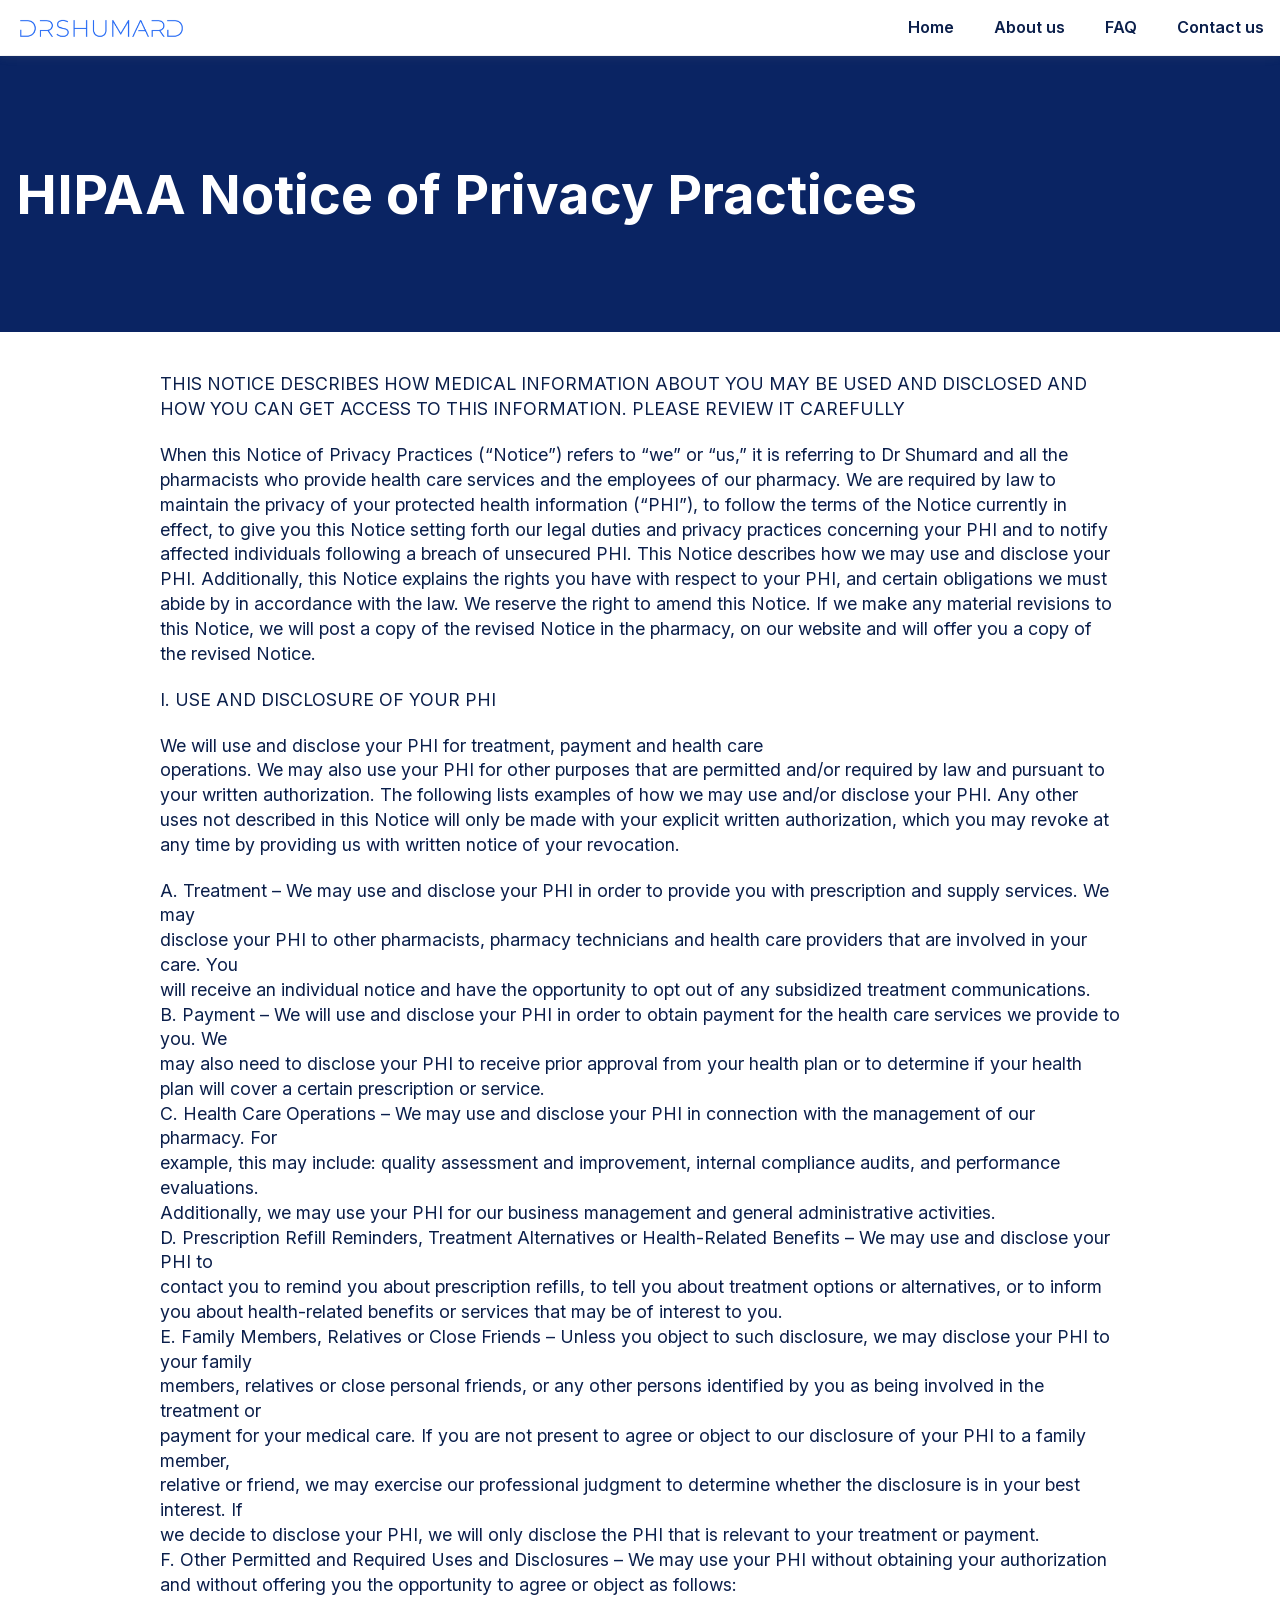
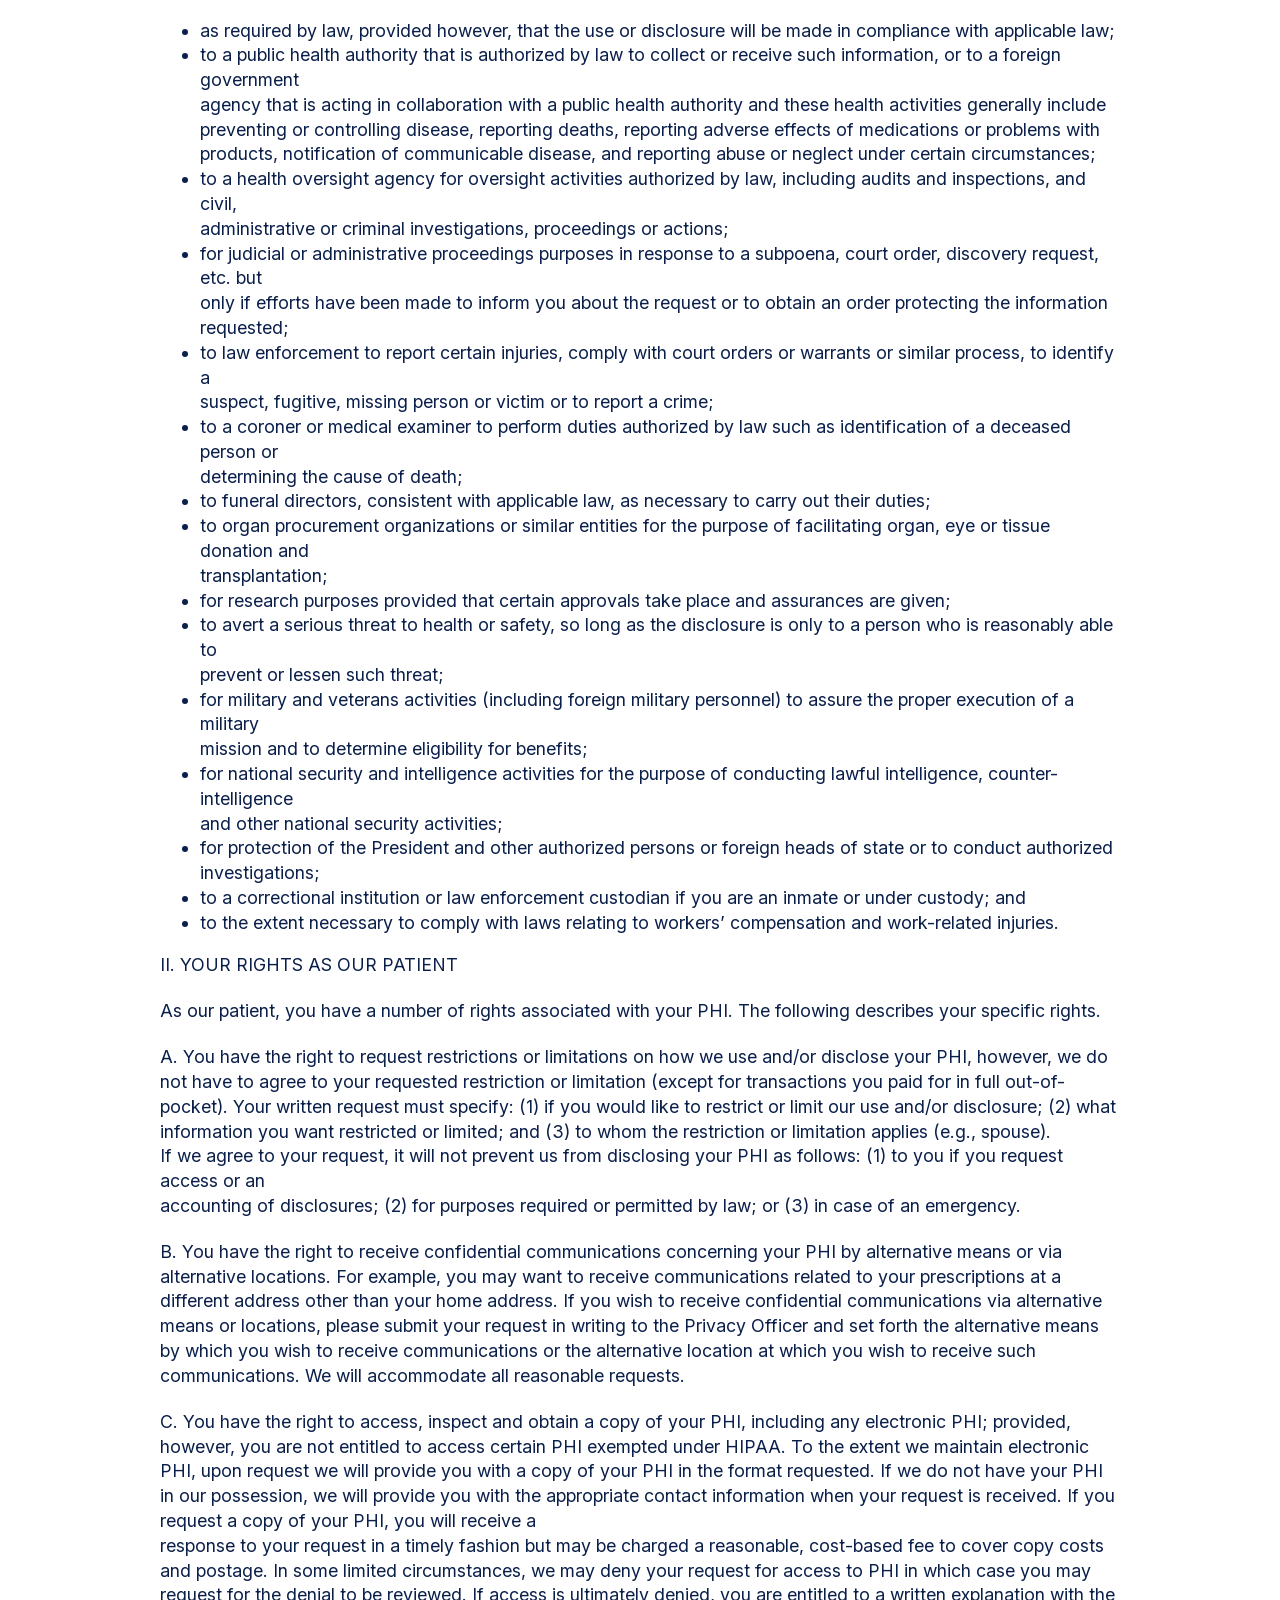
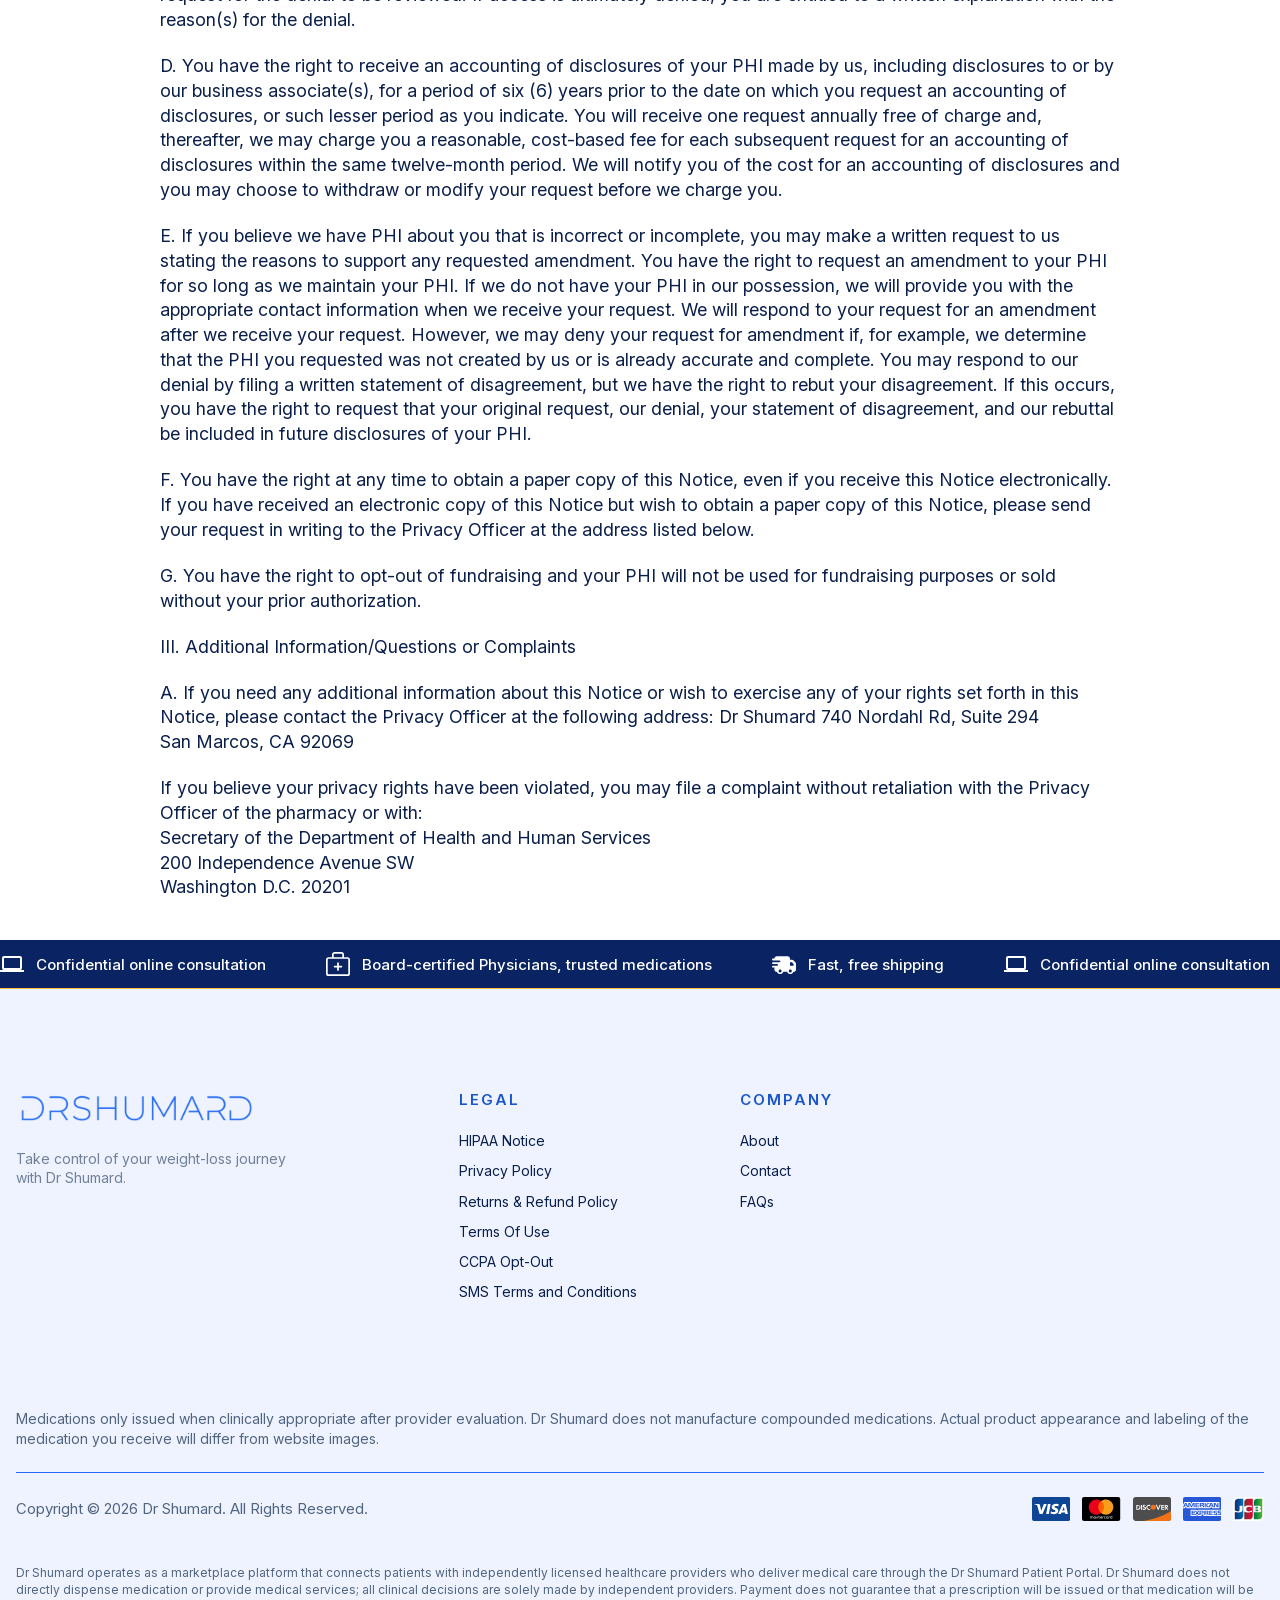
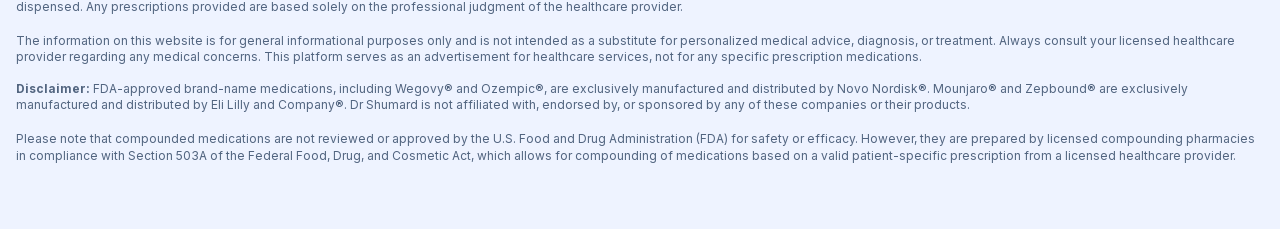
<file: hipaa/index.html>
<!DOCTYPE html>
<html lang="en">
<head>
  <meta charset="UTF-8">
  <meta name="viewport" content="width=device-width, initial-scale=1">
  <title>HIPAA Notice of Privacy Practices – Dr Shumard</title>
  <link rel="canonical" href="https://drshumard.com/hipaa/">
  <link rel="icon" href="/assets/img/favicon.svg" type="image/svg+xml">
  <meta name="theme-color" content="#256AF4">
  <meta name="description" content="Dr Shumard&#x27;s HIPAA notice of privacy practices for protected health information.">
  <meta property="og:site_name" content="Dr Shumard">
  <meta property="og:type" content="website">
  <meta property="og:title" content="HIPAA Notice of Privacy Practices – Dr Shumard">
  <meta property="og:description" content="Dr Shumard&#x27;s HIPAA notice of privacy practices for protected health information.">
  <meta property="og:url" content="https://drshumard.com/hipaa/">
  <meta property="og:image" content="https://drshumard.com/assets/img/dr-shumard.jpg">
  <meta property="og:image:width" content="960">
  <meta property="og:image:height" content="1000">
  <meta name="twitter:card" content="summary">
  <link rel="preload" href="/assets/fonts/inter-var.woff2" as="font" type="font/woff2" crossorigin>
  <link rel="stylesheet" href="/assets/css/style.css">
  <!-- WhiteLabelMD intake + tracking scripts, carried over from the original site -->
  <script>
function checkDebug(){if(!1===window.be_quiet)return!0;if(!1===window.checkDebugValue)return!1;if(window.checkDebugValue)return!0;return"1"===new URLSearchParams(window.location.search).get("elog")?window.checkDebugValue=!0:window.checkDebugValue=!1,window.checkDebugValue}
        function elog(e,c){c?console.log(e):checkDebug()&&console.log(e)}
        function tracking_start() { 
           var reset = new URLSearchParams(window.location.search).get("_track_reset");
           if(reset == "1") {
              forceTrackingCookie("");
           }
        
        }
function setTrackId(e) {
	elog("****SET efcid:" + e,window.trackDebug);
    window.trackingInfo.unid = e;
    wlmdSetCookie("efcid", e, 7);
    window.trackingInfo.codeset = 1;
    wlmdSetCookie("wlmd_tracking_unid", e, 7);
    elog("****Finished set efcid:" + e, window.trackDebug);
}
function useTrackId(e) {
	elog("****USE efcid:" + e);
    window.trackingInfo.unid = e;
    //wlmdSetCookie("efcid", e);
    window.trackingInfo.codeset = 1;
    //wlmdSetCookie("wlmd_tracking_unid", e, 7);
    elog("****Finished set efcid:" + e);
}

window.trackDebug = false;
  </script>
  <script src="/wp-content/uploads/common/wlmd-intake-default.js"></script>
  <script>
    /* set sku here, if chosen */
    window.page_presets = { "productRequested": "" };
    window.page_presets["caller_page"] = urlNoHash();
    function checkoutTrackingString() { return ""; }
  </script>
</head>
<body>
  <a class="skip-link" href="#main">Skip to main content</a>
  <a class="skip-link" href="#footer">Skip to footer</a>
  <header class="site-header">
    <div class="section site-header__bar">
      <div class="container site-header__inner">
        <a class="site-logo" href="/"><img src="/assets/img/logo.png" width="600" height="89" alt="Dr Shumard" fetchpriority="high"></a>
        <nav class="site-nav" aria-label="Menu">
          <ul class="site-nav__items" id="site-menu">
          <li><a href="/">Home</a></li>
          <li><a href="/about/">About us</a></li>
          <li><a href="/faq/">FAQ</a></li>
          <li><a href="/contact-us/">Contact us</a></li>
          <!-- <li><a class="btn header-btn" href="https://drshumard.practicebetter.io/#/signin" target="_blank" rel="noopener">Log in</a></li> -->
          </ul>
          <button class="site-nav__toggle" type="button" aria-expanded="false" aria-controls="site-menu" aria-label="Open menu"><span class="site-nav__bars"><span></span></span></button>
        </nav>
      </div>
    </div>
  </header>
  <main id="main">
    <section class="section page-title legal-page__section">
      <div class="container legal-page__container">
        <h1 class="legal-page__title">HIPAA Notice of Privacy Practices</h1>
      </div>
    </section>
    <section class="section legal-page__content-section">
      <div class="container legal-page__content-container">
        <div class="legal-page__content rich-text">
<p>THIS NOTICE DESCRIBES HOW MEDICAL INFORMATION ABOUT YOU MAY BE USED AND DISCLOSED AND HOW YOU CAN GET ACCESS TO THIS INFORMATION. PLEASE REVIEW IT CAREFULLY</p>

<p>When this Notice of Privacy Practices (“Notice”) refers to “we” or “us,” it is referring to Dr Shumard and all the pharmacists who provide health care services and the employees of our pharmacy. We are required by law to maintain the privacy of your protected health information (“PHI”), to follow the terms of the Notice currently in effect, to give you this Notice setting forth our legal duties and privacy practices concerning your PHI and to notify affected individuals following a breach of unsecured PHI. This Notice describes how we may use and disclose your PHI. Additionally, this Notice explains the rights you have with respect to your PHI, and certain obligations we must abide by in accordance with the law. We reserve the right to amend this Notice. If we make any material revisions to this Notice, we will post a copy of the revised Notice in the pharmacy, on our website and will offer you a copy of the revised Notice.</p>

<p>I. USE AND DISCLOSURE OF YOUR PHI</p>

<p>We will use and disclose your PHI for treatment, payment and health care<br>operations. We may also use your PHI for other purposes that are permitted and/or required by law and pursuant to your written authorization. The following lists examples of how we may use and/or disclose your PHI. Any other uses not described in this Notice will only be made with your explicit written authorization, which you may revoke at any time by providing us with written notice of your revocation.</p>

<p>A. Treatment – We may use and disclose your PHI in order to provide you with prescription and supply services. We may<br>disclose your PHI to other pharmacists, pharmacy technicians and health care providers that are involved in your care. You<br>will receive an individual notice and have the opportunity to opt out of any subsidized treatment communications.<br>B. Payment – We will use and disclose your PHI in order to obtain payment for the health care services we provide to you. We<br>may also need to disclose your PHI to receive prior approval from your health plan or to determine if your health plan will cover a certain prescription or service.<br>C. Health Care Operations – We may use and disclose your PHI in connection with the management of our pharmacy. For<br>example, this may include: quality assessment and improvement, internal compliance audits, and performance evaluations.<br>Additionally, we may use your PHI for our business management and general administrative activities.<br>D. Prescription Refill Reminders, Treatment Alternatives or Health-Related Benefits – We may use and disclose your PHI to<br>contact you to remind you about prescription refills, to tell you about treatment options or alternatives, or to inform you about health-related benefits or services that may be of interest to you.<br>E. Family Members, Relatives or Close Friends – Unless you object to such disclosure, we may disclose your PHI to your family<br>members, relatives or close personal friends, or any other persons identified by you as being involved in the treatment or<br>payment for your medical care. If you are not present to agree or object to our disclosure of your PHI to a family member,<br>relative or friend, we may exercise our professional judgment to determine whether the disclosure is in your best interest. If<br>we decide to disclose your PHI, we will only disclose the PHI that is relevant to your treatment or payment.<br>F. Other Permitted and Required Uses and Disclosures – We may use your PHI without obtaining your authorization and without offering you the opportunity to agree or object as follows:</p>

<ul>
<li>as required by law, provided however, that the use or disclosure will be made in compliance with applicable law;</li>

<li>to a public health authority that is authorized by law to collect or receive such information, or to a foreign government<br>agency that is acting in collaboration with a public health authority and these health activities generally include<br>preventing or controlling disease, reporting deaths, reporting adverse effects of medications or problems with<br>products, notification of communicable disease, and reporting abuse or neglect under certain circumstances;</li>

<li>to a health oversight agency for oversight activities authorized by law, including audits and inspections, and civil,<br>administrative or criminal investigations, proceedings or actions;</li>

<li>for judicial or administrative proceedings purposes in response to a subpoena, court order, discovery request, etc. but<br>only if efforts have been made to inform you about the request or to obtain an order protecting the information<br>requested;</li>

<li>to law enforcement to report certain injuries, comply with court orders or warrants or similar process, to identify a<br>suspect, fugitive, missing person or victim or to report a crime;</li>

<li>to a coroner or medical examiner to perform duties authorized by law such as identification of a deceased person or<br>determining the cause of death;</li>

<li>to funeral directors, consistent with applicable law, as necessary to carry out their duties;</li>

<li>to organ procurement organizations or similar entities for the purpose of facilitating organ, eye or tissue donation and<br>transplantation;</li>

<li>for research purposes provided that certain approvals take place and assurances are given;</li>

<li>to avert a serious threat to health or safety, so long as the disclosure is only to a person who is reasonably able to<br>prevent or lessen such threat;</li>

<li>for military and veterans activities (including foreign military personnel) to assure the proper execution of a military<br>mission and to determine eligibility for benefits;</li>

<li>for national security and intelligence activities for the purpose of conducting lawful intelligence, counter-intelligence<br>and other national security activities;</li>

<li>for protection of the President and other authorized persons or foreign heads of state or to conduct authorized<br>investigations;</li>

<li>to a correctional institution or law enforcement custodian if you are an inmate or under custody; and</li>

<li>to the extent necessary to comply with laws relating to workers’ compensation and work-related injuries.</li>
</ul>

<p>II. YOUR RIGHTS AS OUR PATIENT</p>

<p>As our patient, you have a number of rights associated with your PHI. The following describes your specific rights.</p>

<p>A. You have the right to request restrictions or limitations on how we use and/or disclose your PHI, however, we do not have to agree to your requested restriction or limitation (except for transactions you paid for in full out-of-pocket). Your written request must specify: (1) if you would like to restrict or limit our use and/or disclosure; (2) what information you want restricted or limited; and (3) to whom the restriction or limitation applies (e.g., spouse).<br>If we agree to your request, it will not prevent us from disclosing your PHI as follows: (1) to you if you request access or an<br>accounting of disclosures; (2) for purposes required or permitted by law; or (3) in case of an emergency.</p>

<p>B. You have the right to receive confidential communications concerning your PHI by alternative means or via alternative locations. For example, you may want to receive communications related to your prescriptions at a different address other than your home address. If you wish to receive confidential communications via alternative means or locations, please submit your request in writing to the Privacy Officer and set forth the alternative means by which you wish to receive communications or the alternative location at which you wish to receive such communications. We will accommodate all reasonable requests.</p>

<p>C. You have the right to access, inspect and obtain a copy of your PHI, including any electronic PHI; provided, however, you are not entitled to access certain PHI exempted under HIPAA. To the extent we maintain electronic PHI, upon request we will provide you with a copy of your PHI in the format requested. If we do not have your PHI in our possession, we will provide you with the appropriate contact information when your request is received. If you request a copy of your PHI, you will receive a<br>response to your request in a timely fashion but may be charged a reasonable, cost-based fee to cover copy costs and postage. In some limited circumstances, we may deny your request for access to PHI in which case you may request for the denial to be reviewed. If access is ultimately denied, you are entitled to a written explanation with the reason(s) for the denial.</p>

<p>D. You have the right to receive an accounting of disclosures of your PHI made by us, including disclosures to or by our business associate(s), for a period of six (6) years prior to the date on which you request an accounting of disclosures, or such lesser period as you indicate. You will receive one request annually free of charge and, thereafter, we may charge you a reasonable, cost-based fee for each subsequent request for an accounting of disclosures within the same twelve-month period. We will notify you of the cost for an accounting of disclosures and you may choose to withdraw or modify your request before we charge you.</p>

<p>E. If you believe we have PHI about you that is incorrect or incomplete, you may make a written request to us stating the reasons to support any requested amendment. You have the right to request an amendment to your PHI for so long as we maintain your PHI. If we do not have your PHI in our possession, we will provide you with the appropriate contact information when we receive your request. We will respond to your request for an amendment after we receive your request. However, we may deny your request for amendment if, for example, we determine that the PHI you requested was not created by us or is already accurate and complete. You may respond to our denial by filing a written statement of disagreement, but we have the right to rebut your disagreement. If this occurs, you have the right to request that your original request, our denial, your statement of disagreement, and our rebuttal be included in future disclosures of your PHI.</p>

<p>F. You have the right at any time to obtain a paper copy of this Notice, even if you receive this Notice electronically. If you have received an electronic copy of this Notice but wish to obtain a paper copy of this Notice, please send your request in writing to the Privacy Officer at the address listed below.</p>

<p>G. You have the right to opt-out of fundraising and your PHI will not be used for fundraising purposes or sold without your prior authorization.</p>

<p>III. Additional Information/Questions or Complaints</p>

<p>A. If you need any additional information about this Notice or wish to exercise any of your rights set forth in this Notice, please contact the Privacy Officer at the following address: Dr Shumard 740 Nordahl Rd, Suite 294<br>San Marcos, CA 92069</p>

<p>If you believe your privacy rights have been violated, you may file a complaint without retaliation with the Privacy Officer of the pharmacy or with:<br>Secretary of the Department of Health and Human Services<br>200 Independence Avenue SW<br>Washington D.C. 20201</p>
        </div>
      </div>
    </section>
    <section class="section advantage-section" aria-label="Why Dr Shumard">
      <div class="advantage-marquee">
        <div class="advantage-track">
          <div class="advantage-group">
          <div class="advantage-box"><svg class="advantage-box__icon advantage-box__icon--fill" xmlns="http://www.w3.org/2000/svg" viewBox="0 0 512 384" aria-hidden="true" focusable="false"><path d="M427 320h85v43H0v-43h85q-17 0-29.5-12.5T43 277V64q0-18 12.5-30.5T85 21h342q17 0 29.5 12.5T469 64v213q0 18-12.5 30.5T427 320zM85 64v213h342V64H85z"/></svg><span class="advantage-box__text">Confidential online consultation</span></div>
          <div class="advantage-box"><svg class="advantage-box__icon advantage-box__icon--stroke" xmlns="http://www.w3.org/2000/svg" viewBox="0 0 14 14" aria-hidden="true" focusable="false"><path fill="none" stroke="#EEF8F6" stroke-linecap="round" stroke-linejoin="round" d="M5 8.5h4m-2-2v4m5.5-7h-11a1 1 0 0 0-1 1v8a1 1 0 0 0 1 1h11a1 1 0 0 0 1-1v-8a1 1 0 0 0-1-1m-2.5 0v-2a1 1 0 0 0-1-1H5a1 1 0 0 0-1 1v2"/></svg><span class="advantage-box__text">Board-certified Physicians, trusted medications</span></div>
          <div class="advantage-box"><svg class="advantage-box__icon advantage-box__icon--fill" xmlns="http://www.w3.org/2000/svg" viewBox="0 0 640 512" aria-hidden="true" focusable="false"><path d="M64 96c0-35.3 28.7-64 64-64h288c35.3 0 64 28.7 64 64v32h50.7c17 0 33.3 6.7 45.3 18.7l45.3 45.3c12 12 18.7 28.3 18.7 45.3V384c0 35.3-28.7 64-64 64h-3.3c-10.4 36.9-44.4 64-84.7 64s-74.2-27.1-84.7-64H300.7c-10.4 36.9-44.4 64-84.7 64s-74.2-27.1-84.7-64H128c-35.3 0-64-28.7-64-64v-48H24c-13.3 0-24-10.7-24-24s10.7-24 24-24h112c13.3 0 24-10.7 24-24s-10.7-24-24-24H24c-13.3 0-24-10.7-24-24s10.7-24 24-24h176c13.3 0 24-10.7 24-24s-10.7-24-24-24H24c-13.3 0-24-10.7-24-24s10.7-24 24-24zm512 192v-50.7L530.7 192H480v96zM256 424a40 40 0 1 0-80 0a40 40 0 1 0 80 0m232 40a40 40 0 1 0 0-80a40 40 0 1 0 0 80"/></svg><span class="advantage-box__text">Fast, free shipping</span></div>
          </div>
          <div class="advantage-group" aria-hidden="true">
          <div class="advantage-box" aria-hidden="true"><svg class="advantage-box__icon advantage-box__icon--fill" xmlns="http://www.w3.org/2000/svg" viewBox="0 0 512 384" aria-hidden="true" focusable="false"><path d="M427 320h85v43H0v-43h85q-17 0-29.5-12.5T43 277V64q0-18 12.5-30.5T85 21h342q17 0 29.5 12.5T469 64v213q0 18-12.5 30.5T427 320zM85 64v213h342V64H85z"/></svg><span class="advantage-box__text">Confidential online consultation</span></div>
          <div class="advantage-box" aria-hidden="true"><svg class="advantage-box__icon advantage-box__icon--stroke" xmlns="http://www.w3.org/2000/svg" viewBox="0 0 14 14" aria-hidden="true" focusable="false"><path fill="none" stroke="#EEF8F6" stroke-linecap="round" stroke-linejoin="round" d="M5 8.5h4m-2-2v4m5.5-7h-11a1 1 0 0 0-1 1v8a1 1 0 0 0 1 1h11a1 1 0 0 0 1-1v-8a1 1 0 0 0-1-1m-2.5 0v-2a1 1 0 0 0-1-1H5a1 1 0 0 0-1 1v2"/></svg><span class="advantage-box__text">Board-certified Physicians, trusted medications</span></div>
          <div class="advantage-box" aria-hidden="true"><svg class="advantage-box__icon advantage-box__icon--fill" xmlns="http://www.w3.org/2000/svg" viewBox="0 0 640 512" aria-hidden="true" focusable="false"><path d="M64 96c0-35.3 28.7-64 64-64h288c35.3 0 64 28.7 64 64v32h50.7c17 0 33.3 6.7 45.3 18.7l45.3 45.3c12 12 18.7 28.3 18.7 45.3V384c0 35.3-28.7 64-64 64h-3.3c-10.4 36.9-44.4 64-84.7 64s-74.2-27.1-84.7-64H300.7c-10.4 36.9-44.4 64-84.7 64s-74.2-27.1-84.7-64H128c-35.3 0-64-28.7-64-64v-48H24c-13.3 0-24-10.7-24-24s10.7-24 24-24h112c13.3 0 24-10.7 24-24s-10.7-24-24-24H24c-13.3 0-24-10.7-24-24s10.7-24 24-24h176c13.3 0 24-10.7 24-24s-10.7-24-24-24H24c-13.3 0-24-10.7-24-24s10.7-24 24-24zm512 192v-50.7L530.7 192H480v96zM256 424a40 40 0 1 0-80 0a40 40 0 1 0 80 0m232 40a40 40 0 1 0 0-80a40 40 0 1 0 0 80"/></svg><span class="advantage-box__text">Fast, free shipping</span></div>
          </div>
        </div>
      </div>
    </section>
  </main>
  <footer class="site-footer" id="footer">
    <div class="section site-footer__top">
      <div class="container site-footer__grid">
        <div class="block site-footer__brand">
          <a class="site-footer__logo" href="/"><img src="/assets/img/logo.png" width="600" height="89" alt="Dr Shumard" loading="lazy"></a>
          <div class="site-footer__tagline">Take control of your weight-loss journey with Dr Shumard.</div>
        </div>
        <div class="site-footer__columns">
          <div class="block footer-column">
            <div class="footer-column--title">Legal</div>
            <ul class="footer-column--menu">
              <li><a href="/hipaa/">HIPAA Notice</a></li>
              <li><a href="/privacy/">Privacy Policy</a></li>
              <li><a href="/returns-refund-policy/">Returns &amp; Refund Policy</a></li>
              <li><a href="/terms/">Terms Of Use</a></li>
              <li><a href="/ccpa/">CCPA Opt-Out</a></li>
              <li><a href="/sms-terms-and-conditions/">SMS Terms and Conditions</a></li>
            </ul>
          </div>
          <div class="block footer-column">
            <div class="footer-column--title">Company</div>
            <ul class="footer-column--menu footer-column--company">
              <li><a href="/about/">About</a></li>
              <li><a href="/contact-us/">Contact</a></li>
              <li><a href="/faq/">FAQs</a></li>
            </ul>
          </div>
        </div>
      </div>
    </div>
    <div class="section site-footer__bottom">
      <div class="container">
        <div class="site-footer__notice">Medications only issued when clinically appropriate after provider evaluation. Dr Shumard does not manufacture compounded medications. Actual product appearance and labeling of the medication you receive will differ from website images.</div>
        <hr class="site-footer__divider">
        <div class="block site-footer__row">
          <div class="site-footer__copyright">Copyright © 2026 Dr Shumard. All Rights Reserved.</div>
          <div class="site-footer__payments">
          <svg class="footer-pay-icon" role="img" aria-label="Visa" xmlns="http://www.w3.org/2000/svg" width="750" height="471" viewBox="0 0 750 471"><defs></defs><g stroke="none" stroke-width="1" fill="none" fill-rule="evenodd"><g fill-rule="nonzero"><rect fill="#0E4595" x="0" y="0" width="750" height="471" rx="40"></rect><polygon fill="#FFFFFF" points="278.1975 334.2275 311.5585 138.4655 364.9175 138.4655 331.5335 334.2275"></polygon><path d="M524.3075,142.6875 C513.7355,138.7215 497.1715,134.4655 476.4845,134.4655 C423.7605,134.4655 386.6205,161.0165 386.3045,199.0695 C386.0075,227.1985 412.8185,242.8905 433.0585,252.2545 C453.8275,261.8495 460.8105,267.9695 460.7115,276.5375 C460.5795,289.6595 444.1255,295.6545 428.7885,295.6545 C407.4315,295.6545 396.0855,292.6875 378.5625,285.3785 L371.6865,282.2665 L364.1975,326.0905 C376.6605,331.5545 399.7065,336.2895 423.6355,336.5345 C479.7245,336.5345 516.1365,310.2875 516.5505,269.6525 C516.7515,247.3835 502.5355,230.4355 471.7515,216.4645 C453.1005,207.4085 441.6785,201.3655 441.7995,192.1955 C441.7995,184.0585 451.4675,175.3575 472.3565,175.3575 C489.8055,175.0865 502.4445,178.8915 512.2925,182.8575 L517.0745,185.1165 L524.3075,142.6875" fill="#FFFFFF"></path><path d="M661.6145,138.4655 L620.3835,138.4655 C607.6105,138.4655 598.0525,141.9515 592.4425,154.6995 L513.1975,334.1025 L569.2285,334.1025 C569.2285,334.1025 578.3905,309.9805 580.4625,304.6845 C586.5855,304.6845 641.0165,304.7685 648.7985,304.7685 C650.3945,311.6215 655.2905,334.1025 655.2905,334.1025 L704.8025,334.1025 L661.6145,138.4655 Z M596.1975,264.8725 C600.6105,253.5935 617.4565,210.1495 617.4565,210.1495 C617.1415,210.6705 621.8365,198.8155 624.5315,191.4655 L628.1385,208.3435 C628.1385,208.3435 638.3555,255.0725 640.4905,264.8715 L596.1975,264.8715 L596.1975,264.8725 Z" fill="#FFFFFF"></path><path d="M 45.878906 138.46484 L 45.197266 142.53906 C 66.288263 147.64458 85.126465 155.03257 101.61914 164.22461 L 148.96484 333.91602 L 205.41992 333.84961 L 289.42383 138.46484 L 232.90234 138.46484 L 180.66211 271.96094 L 175.0957 244.83203 C 174.83824 244.00408 174.55942 243.17304 174.27344 242.3418 L 156.10742 154.99219 C 152.87742 142.59619 143.50892 138.89684 131.91992 138.46484 L 45.878906 138.46484 z " style="fill:#ffffff;fill-opacity:1"></path></g></g></svg>
          <svg class="footer-pay-icon" role="img" aria-label="Mastercard" xmlns="http://www.w3.org/2000/svg" width="750" height="471" viewBox="0 0 750 471"><defs></defs><g stroke="none" stroke-width="1" fill="none" fill-rule="evenodd"><g fill-rule="nonzero"><rect fill="#000000" x="0" y="0" width="750" height="471" rx="40"></rect><g transform="translate(133.000000, 48.000000)"><path d="M88.13,373.67 L88.13,348.82 C88.13,339.29 82.33,333.08 72.81,333.08 C67.81,333.08 62.46,334.74 58.73,340.08 C55.83,335.52 51.73,333.08 45.48,333.08 C40.7599149,332.876008 36.2525337,335.054575 33.48,338.88 L33.48,333.88 L25.61,333.88 L25.61,373.64 L33.48,373.64 L33.48,350.89 C33.48,343.89 37.62,340.54 43.42,340.54 C49.22,340.54 52.53,344.27 52.53,350.89 L52.53,373.67 L60.4,373.67 L60.4,350.89 C60.4,343.89 64.54,340.54 70.34,340.54 C76.14,340.54 79.45,344.27 79.45,350.89 L79.45,373.67 L88.13,373.67 Z M217.35,334.32 L202.85,334.32 L202.85,322.32 L195,322.32 L195,334.32 L186.72,334.32 L186.72,341.32 L195,341.32 L195,360 C195,369.11 198.31,374.5 208.25,374.5 C212.015784,374.421483 215.705651,373.426077 219,371.6 L216.51,364.6 C214.275685,365.996557 211.684475,366.715565 209.05,366.67 C204.91,366.67 202.84,364.18 202.84,360.04 L202.84,341 L217.34,341 L217.34,334.37 L217.35,334.32 Z M291.07,333.08 C286.709355,332.982846 282.618836,335.185726 280.3,338.88 L280.3,333.88 L272.43,333.88 L272.43,373.64 L280.3,373.64 L280.3,351.31 C280.3,344.68 283.61,340.54 289,340.54 C290.818809,340.613783 292.62352,340.892205 294.38,341.37 L296.87,333.91 C294.971013,333.43126 293.02704,333.153071 291.07,333.08 Z M179.66,337.22 C175.52,334.32 169.72,333.08 163.51,333.08 C153.57,333.08 147.36,337.64 147.36,345.51 C147.36,352.14 151.92,355.86 160.61,357.11 L164.75,357.52 C169.31,358.35 172.21,360.01 172.21,362.08 C172.21,364.98 168.9,367.08 162.68,367.08 C157.930627,367.177716 153.278889,365.724267 149.43,362.94 L145.29,369.15 C151.09,373.29 158.13,374.15 162.29,374.15 C173.89,374.15 180.1,368.77 180.1,361.31 C180.1,354.31 175.1,350.96 166.43,349.71 L162.29,349.3 C158.56,348.89 155.29,347.64 155.29,345.16 C155.29,342.26 158.6,340.16 163.16,340.16 C168.16,340.16 173.1,342.23 175.59,343.47 L179.66,337.22 Z M299.77,353.79 C299.77,365.79 307.64,374.5 320.48,374.5 C326.28,374.5 330.42,373.26 334.56,369.94 L330.42,363.73 C327.488758,366.10388 323.841703,367.41823 320.07,367.46 C313.07,367.46 307.64,362.08 307.64,354.21 C307.64,346.34 313,341 320.07,341 C323.841703,341.04177 327.488758,342.35612 330.42,344.73 L334.56,338.52 C330.42,335.21 326.28,333.96 320.48,333.96 C308.05,333.13 299.77,341.83 299.77,353.84 L299.77,353.79 Z M244.27,333.08 C232.67,333.08 224.8,341.36 224.8,353.79 C224.8,366.22 233.08,374.5 245.09,374.5 C250.932775,374.623408 256.638486,372.722682 261.24,369.12 L257.1,363.32 C253.772132,365.898743 249.708598,367.349004 245.5,367.46 C240.12,367.46 234.32,364.15 233.5,357.11 L262.91,357.11 L262.91,353.8 C262.91,341.37 255.45,333.09 244.27,333.09 L244.27,333.08 Z M243.86,340.54 C249.66,340.54 253.8,344.27 254.21,350.48 L232.68,350.48 C233.92,344.68 237.68,340.54 243.86,340.54 Z M136.59,353.79 L136.59,333.91 L128.72,333.91 L128.72,338.91 C125.82,335.18 121.72,333.11 115.88,333.11 C104.7,333.11 96.41,341.81 96.41,353.82 C96.41,365.83 104.69,374.53 115.88,374.53 C121.68,374.53 125.82,372.46 128.72,368.73 L128.72,373.73 L136.59,373.73 L136.59,353.79 Z M104.7,353.79 C104.7,346.33 109.26,340.54 117.13,340.54 C124.59,340.54 129.13,346.34 129.13,353.79 C129.13,361.66 124.13,367.04 117.13,367.04 C109.26,367.45 104.7,361.24 104.7,353.79 Z M410.78,333.08 C406.419355,332.982846 402.328836,335.185726 400.01,338.88 L400.01,333.88 L392.14,333.88 L392.14,373.64 L400,373.64 L400,351.31 C400,344.68 403.31,340.54 408.7,340.54 C410.518809,340.613783 412.32352,340.892205 414.08,341.37 L416.57,333.91 C414.671013,333.43126 412.72704,333.153071 410.77,333.08 L410.78,333.08 Z M380.13,353.79 L380.13,333.91 L372.26,333.91 L372.26,338.91 C369.36,335.18 365.26,333.11 359.42,333.11 C348.24,333.11 339.95,341.81 339.95,353.82 C339.95,365.83 348.23,374.53 359.42,374.53 C365.22,374.53 369.36,372.46 372.26,368.73 L372.26,373.73 L380.13,373.73 L380.13,353.79 Z M348.24,353.79 C348.24,346.33 352.8,340.54 360.67,340.54 C368.13,340.54 372.67,346.34 372.67,353.79 C372.67,361.66 367.67,367.04 360.67,367.04 C352.8,367.45 348.24,361.24 348.24,353.79 Z M460.07,353.79 L460.07,318.17 L452.2,318.17 L452.2,338.88 C449.3,335.15 445.2,333.08 439.36,333.08 C428.18,333.08 419.89,341.78 419.89,353.79 C419.89,365.8 428.17,374.5 439.36,374.5 C445.16,374.5 449.3,372.43 452.2,368.7 L452.2,373.7 L460.07,373.7 L460.07,353.79 Z M428.18,353.79 C428.18,346.33 432.74,340.54 440.61,340.54 C448.07,340.54 452.61,346.34 452.61,353.79 C452.61,361.66 447.61,367.04 440.61,367.04 C432.73,367.46 428.17,361.25 428.17,353.79 L428.18,353.79 Z" fill="#FFFFFF"></path><g><rect fill="#FF5F00" x="170.55" y="32.39" width="143.72" height="234.42"></rect><path d="M185.05,149.6 C185.05997,103.912554 205.96046,60.7376085 241.79,32.39 C180.662018,-15.6713968 92.8620037,-8.68523415 40.103462,48.4380037 C-12.6550796,105.561241 -12.6550796,193.638759 40.103462,250.761996 C92.8620037,307.885234 180.662018,314.871397 241.79,266.81 C205.96046,238.462391 185.05997,195.287446 185.05,149.6 Z" fill="#EB001B"></path><path d="M483.26,149.6 C483.30134,206.646679 450.756789,258.706022 399.455617,283.656273 C348.154445,308.606523 287.109181,302.064451 242.26,266.81 C278.098424,238.46936 299.001593,195.290092 299.001593,149.6 C299.001593,103.909908 278.098424,60.7306402 242.26,32.39 C287.109181,-2.86445052 348.154445,-9.40652324 399.455617,15.5437274 C450.756789,40.493978 483.30134,92.5533211 483.26,149.6 Z" fill="#F79E1B"></path></g></g></g></g></svg>
          <svg class="footer-pay-icon" role="img" aria-label="Discover" xmlns="http://www.w3.org/2000/svg" width="750" height="471" viewBox="0 0 750 471"><defs></defs><g stroke="none" stroke-width="1" fill="none" fill-rule="evenodd"><g fill-rule="nonzero"><path d="M52.8771038,0 C23.6793894,0 -4.55476115e-15,23.1545612 0,51.7102589 L0,419.289737 C0,447.850829 23.671801,471 52.8771038,471 L697.122894,471 C726.320615,471 750,447.845433 750,419.289737 L750,252.475404 L750,51.7102589 C750,23.1491677 726.328202,-4.4533018e-15 697.122894,0 L52.8771038,0 Z" fill="#4D4D4D"></path><path d="M314.569558,152.198414 C323.06625,152.198414 330.192577,153.9309 338.865308,158.110254 L338.865308,180.197198 C330.650269,172.563549 323.523875,169.368926 314.100058,169.368926 C295.577115,169.368926 281.009615,183.944539 281.009615,202.424438 C281.009615,221.911997 295.126279,235.620254 315.018404,235.620254 C323.972798,235.620254 330.967135,232.591128 338.865308,225.080186 L338.865308,247.178497 C329.883538,251.197965 322.604577,252.785079 314.100058,252.785079 C284.025202,252.785079 260.655798,230.849701 260.655798,202.560947 C260.655798,174.577103 284.647269,152.198414 314.569558,152.198414 Z M221.191404,152.807038 C232.293048,152.807038 242.451462,156.418802 250.944635,163.479831 L240.609981,176.340655 C235.465019,170.859895 230.599394,168.547945 224.682615,168.547945 C216.169885,168.547936 209.970327,173.154235 209.970327,179.215049 C209.970327,184.413218 213.450798,187.164422 225.302356,191.332621 C247.768529,199.141028 254.426462,206.064868 254.426462,221.354473 C254.426462,239.986821 240.026981,252.955721 219.503077,252.955721 C204.47426,252.955721 193.548154,247.330452 184.44824,234.636213 L197.205529,222.956624 C201.754702,231.315341 209.342452,235.792799 218.763144,235.792799 C227.573971,235.792799 234.097058,230.014421 234.097058,222.217168 C234.097058,218.175392 232.121269,214.709536 228.175702,212.259183 C226.189231,211.099073 222.254519,209.369382 214.522615,206.777734 C195.973058,200.43062 189.609,193.646221 189.609,180.386799 C189.609,164.636126 203.275981,152.807038 221.191404,152.807038 Z M446.886269,154.485036 L468.460788,154.485036 L495.464615,219.130417 L522.815885,154.485036 L544.22701,154.485036 L500.482644,253.198414 L489.855019,253.198414 L446.886269,154.485036 Z M64.8212135,154.632923 L93.811974,154.632923 C125.842394,154.632923 148.170827,174.418596 148.170827,202.822609 C148.170827,216.985567 141.340038,230.679389 129.788913,239.766893 C120.068962,247.437722 108.994192,250.877669 93.6598558,250.877669 L64.8212135,250.877669 L64.8212135,154.632923 Z M157.25849,154.632923 L177.009462,154.632923 L177.009462,250.877669 L157.25849,250.877669 L157.25849,154.632923 Z M553.156923,154.632923 L609.168423,154.632923 L609.168423,170.940741 L572.892875,170.940741 L572.892875,192.303392 L607.831279,192.303392 L607.831279,208.603619 L572.892875,208.603619 L572.892875,234.583122 L609.168423,234.583122 L609.168423,250.877669 L553.156923,250.877669 L553.156923,154.632923 Z M622.250596,154.632923 L651.534327,154.632923 C674.313452,154.632923 687.366663,165.030007 687.366663,183.048838 C687.366663,197.784414 679.179923,207.454847 664.302885,210.332805 L696.176385,250.877669 L671.888144,250.877669 L644.551904,212.213673 L641.977163,212.213673 L641.977163,250.877669 L622.250596,250.877669 L622.250596,154.632923 Z M641.977163,169.791736 L641.977163,198.939525 L647.748269,198.939525 C660.360308,198.939525 667.044769,193.734406 667.044769,184.05942 C667.044769,174.693052 660.359106,169.791736 648.060019,169.791736 L641.977163,169.791736 Z M84.5571663,170.940741 L84.5571663,234.583122 L89.8568962,234.583122 C102.619538,234.583122 110.679663,232.259105 116.885144,226.934514 C123.71575,221.152572 127.824519,211.920423 127.824519,202.684197 C127.824519,193.462833 123.71575,184.505917 116.885144,178.723975 C110.361615,173.113074 102.619538,170.940741 89.8568962,170.940741 L84.5571663,170.940741 Z" fill="#FFFFFF"></path><path d="M399.164288,151.559424 C428.914452,151.559424 453.031096,173.727429 453.031096,201.112187 L453.031096,201.143399 C453.031096,228.528147 428.914452,250.727374 399.164288,250.727374 C369.414125,250.727374 345.297481,228.528147 345.297481,201.143399 L345.297481,201.112187 C345.297481,173.727429 369.414125,151.559424 399.164288,151.559424 Z M749.982612,271.093939 C724.934651,288.327133 537.408564,411.490963 212.719237,470.985071 L697.105507,470.985071 C726.303228,470.985071 749.982612,447.830504 749.982612,419.274807 L749.982612,271.093939 Z" fill="#F47216"></path></g></g></svg>
          <svg class="footer-pay-icon" role="img" aria-label="American Express" xmlns="http://www.w3.org/2000/svg" width="750" height="471" viewBox="0 0 750 471"><defs></defs><g stroke="none" stroke-width="1" fill="none" fill-rule="evenodd"><g fill-rule="nonzero"><rect fill="#2557D6" x="0" y="0" width="750" height="471" rx="40"></rect><path d="M0.002688,221.18508 L36.026849,221.18508 L44.149579,201.67506 L62.334596,201.67506 L70.436042,221.18508 L141.31637,221.18508 L141.31637,206.26909 L147.64322,221.24866 L184.43894,221.24866 L190.76579,206.04654 L190.76579,221.18508 L366.91701,221.18508 L366.83451,189.15941 L370.2427,189.15941 C372.62924,189.24161 373.3263,189.46144 373.3263,193.38516 L373.3263,221.18508 L464.43232,221.18508 L464.43232,213.72973 C471.78082,217.6508 483.21064,221.18508 498.25086,221.18508 L536.57908,221.18508 L544.78163,201.67506 L562.96664,201.67506 L570.98828,221.18508 L644.84844,221.18508 L644.84844,202.65269 L656.0335,221.18508 L715.22061,221.18508 L715.22061,98.67789 L656.64543,98.67789 L656.64543,113.14614 L648.44288,98.67789 L588.33787,98.67789 L588.33787,113.14614 L580.80579,98.67789 L499.61839,98.67789 C486.02818,98.67789 474.08221,100.5669 464.43232,105.83121 L464.43232,98.67789 L408.40596,98.67789 L408.40596,105.83121 C402.26536,100.40529 393.89786,98.67789 384.59383,98.67789 L179.90796,98.67789 L166.17407,130.3194 L152.07037,98.67789 L87.59937,98.67789 L87.59937,113.14614 L80.516924,98.67789 L25.533518,98.67789 L-2.99999999e-06,156.92445 L-2.99999999e-06,221.18508 L0.002597,221.18508 L0.002688,221.18508 Z M227.39957,203.51436 L205.78472,203.51436 L205.70492,134.72064 L175.13228,203.51436 L156.62,203.51436 L125.96754,134.6597 L125.96754,203.51436 L83.084427,203.51436 L74.982981,183.92222 L31.083524,183.92222 L22.8996,203.51436 L4.7e-05,203.51436 L37.756241,115.67692 L69.08183,115.67692 L104.94103,198.84086 L104.94103,115.67692 L139.35289,115.67692 L166.94569,175.26406 L192.29297,115.67692 L227.39657,115.67692 L227.39657,203.51436 L227.39957,203.51436 Z M67.777214,165.69287 L53.346265,130.67606 L38.997794,165.69287 L67.777214,165.69287 Z M313.41947,203.51436 L242.98611,203.51436 L242.98611,115.67692 L313.41947,115.67692 L313.41947,133.96821 L264.07116,133.96821 L264.07116,149.8009 L312.23551,149.8009 L312.23551,167.80606 L264.07116,167.80606 L264.07116,185.34759 L313.41947,185.34759 L313.41947,203.51436 Z M412.67528,139.33321 C412.67528,153.33782 403.28877,160.57326 397.81863,162.74575 C402.43206,164.49434 406.37237,167.58351 408.24808,170.14281 C411.22525,174.51164 411.73875,178.41416 411.73875,186.25897 L411.73875,203.51436 L390.47278,203.51436 L390.39298,192.43732 C390.39298,187.1518 390.90115,179.55074 387.0646,175.32499 C383.98366,172.23581 379.28774,171.56552 371.69714,171.56552 L349.06363,171.56552 L349.06363,203.51436 L327.98125,203.51436 L327.98125,115.67692 L376.47552,115.67692 C387.25084,115.67692 395.18999,115.9604 402.00639,119.88413 C408.67644,123.80786 412.67529,129.53581 412.67529,139.33321 L412.67528,139.33321 Z M386.02277,152.37632 C383.1254,154.12756 379.69859,154.18584 375.59333,154.18584 L349.97998,154.18584 L349.97998,134.67583 L375.94186,134.67583 C379.61611,134.67583 383.44999,134.8401 385.94029,136.26016 C388.67536,137.53981 390.36749,140.26337 390.36749,144.02548 C390.36749,147.86443 388.75784,150.95361 386.02277,152.37632 Z M446.48908,203.51436 L424.97569,203.51436 L424.97569,115.67692 L446.48908,115.67692 L446.48908,203.51436 Z M696.22856,203.51436 L666.35032,203.51436 L626.38585,137.58727 L626.38585,203.51436 L583.44687,203.51436 L575.24166,183.92222 L531.44331,183.92222 L523.48287,203.51436 L498.81137,203.51436 C488.56284,203.51436 475.58722,201.25709 468.23872,193.79909 C460.82903,186.3411 456.97386,176.23903 456.97386,160.26593 C456.97386,147.23895 459.27791,135.33 468.33983,125.91941 C475.15621,118.90916 485.83044,115.67692 500.35982,115.67692 L520.77174,115.67692 L520.77174,134.49809 L500.78818,134.49809 C493.0938,134.49809 488.74909,135.63733 484.564,139.70147 C480.96957,143.4 478.50322,150.39171 478.50322,159.59829 C478.50322,169.00887 480.38158,175.79393 484.30061,180.22633 C487.5465,183.70232 493.445,184.75677 498.99495,184.75677 L508.46393,184.75677 L538.17987,115.67957 L569.77152,115.67957 L605.46843,198.76138 L605.46843,115.67957 L637.5709,115.67957 L674.6327,176.85368 L674.6327,115.67957 L696.22856,115.67957 L696.22856,203.51436 Z M568.07051,165.69287 L553.47993,130.67606 L538.96916,165.69287 L568.07051,165.69287 Z" fill="#FFFFFF"></path><path d="M749.95644,343.76716 C744.83485,351.22516 734.85504,355.00582 721.34464,355.00582 L680.62723,355.00582 L680.62723,336.1661 L721.17969,336.1661 C725.20248,336.1661 728.01736,335.63887 729.71215,333.99096 C731.18079,332.63183 732.2051,330.65804 732.2051,328.26036 C732.2051,325.70107 731.18079,323.66899 729.62967,322.45028 C728.09984,321.10969 725.87294,320.50033 722.20135,320.50033 C702.40402,319.83005 677.70592,321.10969 677.70592,293.30714 C677.70592,280.56363 685.83131,267.14983 707.95664,267.14983 L749.95379,267.14983 L749.95644,249.66925 L710.93382,249.66925 C699.15812,249.66925 690.60438,252.47759 684.54626,256.84375 L684.54626,249.66925 L626.83044,249.66925 C617.60091,249.66925 606.76706,251.94771 601.64279,256.84375 L601.64279,249.66925 L498.57751,249.66925 L498.57751,256.84375 C490.37496,250.95154 476.53466,249.66925 470.14663,249.66925 L402.16366,249.66925 L402.16366,256.84375 C395.67452,250.58593 381.24357,249.66925 372.44772,249.66925 L296.3633,249.66925 L278.95252,268.43213 L262.64586,249.66925 L148.99149,249.66925 L148.99149,372.26121 L260.50676,372.26121 L278.447,353.20159 L295.34697,372.26121 L364.08554,372.32211 L364.08554,343.48364 L370.84339,343.48364 C379.96384,343.62405 390.72054,343.25845 400.21079,339.17311 L400.21079,372.25852 L456.90762,372.25852 L456.90762,340.30704 L459.64268,340.30704 C463.13336,340.30704 463.47657,340.45011 463.47657,343.92344 L463.47657,372.25587 L635.71144,372.25587 C646.64639,372.25587 658.07621,369.46873 664.40571,364.41107 L664.40571,372.25587 L719.03792,372.25587 C730.40656,372.25587 741.50913,370.66889 749.95644,366.60475 L749.95644,343.76712 L749.95644,343.76716 Z M408.45301,296.61266 C408.45301,321.01872 390.16689,326.05784 371.7371,326.05784 L345.42935,326.05784 L345.42935,355.52685 L304.44855,355.52685 L278.48667,326.44199 L251.5058,355.52685 L167.9904,355.52685 L167.9904,267.66822 L252.79086,267.66822 L278.73144,296.46694 L305.55002,267.66822 L372.92106,267.66822 C389.6534,267.66822 408.45301,272.28078 408.45301,296.61266 Z M240.82781,337.04655 L188.9892,337.04655 L188.9892,319.56596 L235.27785,319.56596 L235.27785,301.64028 L188.9892,301.64028 L188.9892,285.66718 L241.84947,285.66718 L264.91132,311.27077 L240.82781,337.04655 Z M324.3545,347.10668 L291.9833,311.3189 L324.3545,276.6677 L324.3545,347.10668 Z M372.2272,308.04117 L344.98027,308.04117 L344.98027,285.66718 L372.47197,285.66718 C380.08388,285.66718 385.36777,288.75636 385.36777,296.43956 C385.36777,304.03796 380.32865,308.04117 372.2272,308.04117 Z M514.97053,267.66815 L585.34004,267.66815 L585.34004,285.83764 L535.96778,285.83764 L535.96778,301.81074 L584.1348,301.81074 L584.1348,319.73642 L535.96778,319.73642 L535.96778,337.21701 L585.34004,337.29641 L585.34004,355.52678 L514.97053,355.52678 L514.97053,267.66815 Z M487.91724,314.6973 C492.61049,316.42205 496.44703,319.51387 498.24559,322.07317 C501.22276,326.36251 501.65378,330.36571 501.73891,338.10985 L501.73891,355.52685 L480.5714,355.52685 L480.5714,344.53458 C480.5714,339.24908 481.08223,331.42282 477.1632,327.33748 C474.08226,324.19002 469.38635,323.4376 461.69463,323.4376 L439.16223,323.4376 L439.16223,355.52685 L417.97609,355.52685 L417.97609,267.66822 L466.65393,267.66822 C477.32816,267.66822 485.10236,268.13716 492.02251,271.81449 C498.6766,275.8177 502.86168,281.30191 502.86168,291.3245 C502.85868,305.34765 493.46719,312.50362 487.91724,314.6973 Z M475.99899,303.59022 C473.17879,305.25668 469.69077,305.39975 465.58817,305.39975 L439.97483,305.39975 L439.97483,285.66718 L465.9367,285.66718 C469.69077,285.66718 473.4475,285.74658 475.99899,287.25416 C478.7314,288.67687 480.36499,291.39779 480.36499,295.15725 C480.36499,298.91672 478.7314,301.94496 475.99899,303.59022 Z M666.33539,309.1866 C670.44067,313.41766 672.64095,318.7588 672.64095,327.80112 C672.64095,346.70178 660.78278,355.5242 639.51948,355.5242 L598.45353,355.5242 L598.45353,336.68449 L639.35453,336.68449 C643.35337,336.68449 646.18954,336.15726 647.9668,334.50934 C649.41681,333.15021 650.45709,331.17643 650.45709,328.77875 C650.45709,326.21944 649.33167,324.18738 647.88433,322.96866 C646.27201,321.62807 644.04778,321.01872 640.37619,321.01872 C620.65868,320.34843 595.9659,321.62807 595.9659,293.82551 C595.9659,281.08201 604.00615,267.66822 626.11019,267.66822 L668.37872,267.66822 L668.37872,286.36752 L629.70196,286.36752 C625.86809,286.36752 623.37512,286.51059 621.25464,287.9545 C618.94527,289.37721 618.08856,291.48876 618.08856,294.2759 C618.08856,297.59028 620.04941,299.8449 622.702,300.81987 C624.92624,301.59084 627.31543,301.81603 630.9072,301.81603 L642.25722,302.12071 C653.703,302.39889 661.55967,304.37003 666.33539,309.1866 Z M750,285.66718 L711.57335,285.66718 C707.7368,285.66718 705.18797,285.81025 703.04088,287.25416 C700.81665,288.67687 699.95995,290.78843 699.95995,293.57558 C699.95995,296.88994 701.83831,299.14456 704.57071,300.11953 C706.79495,300.8905 709.18415,301.1157 712.6961,301.1157 L724.12327,301.42038 C735.65419,301.70387 743.35123,303.67765 748.04448,308.49157 C748.89852,309.16186 749.41202,309.91428 750,310.6667 L750,285.66718 Z" fill="#FFFFFF"></path></g></g></svg>
          <svg class="footer-pay-icon" role="img" aria-label="JCB" xmlns="http://www.w3.org/2000/svg" height="231.511" width="300" viewBox="0 0 300.00001 231.511" y="0px" x="0px"><defs></defs><style type="text/css"> .st0{fill:#FFFFFF;} .st1{fill:url(#SVGID_1_);} .st2{fill:url(#SVGID_2_);} .st3{fill:url(#SVGID_3_);} .st4{fill:url(#SVGID_4_);} .st5{fill:url(#SVGID_5_);} </style><g transform="translate(-9.4000001,96.810998)"><g transform="matrix(1.8215159,0,0,1.8215159,-8.5437653,-109.83667)"><path style="fill:#ffffff" d="m 174,108.3 c 0,14 -11.4,25.4 -25.4,25.4 l -138.2,0 0,-100.6 c 0,-14 11.4,-25.4 25.4,-25.4 l 138.2,0 0,100.6 z" class="st0"></path><g><lineargradient gradienttransform="matrix(1.125,0,0,1.125,-11.9755,-13.8615)" y2="81.398598" x2="157.3299" y1="81.398598" x1="117.3856" gradientunits="userSpaceOnUse" id="SVGID_1_"><stop style="stop-color:#007940" offset="0"></stop><stop style="stop-color:#00873F" offset="0.2285"></stop><stop style="stop-color:#40A737" offset="0.7433"></stop><stop style="stop-color:#5CB531" offset="1"></stop></lineargradient><path style="fill:url(#SVGID_1_)" d="m 129,82.5 10.5,0 c 0.3,0 1,-0.1 1.3,-0.1 2,-0.4 3.7,-2.2 3.7,-4.7 0,-2.4 -1.7,-4.2 -3.7,-4.7 -0.3,-0.1 -0.9,-0.1 -1.3,-0.1 l -10.5,0 0,9.6 z" class="st1"></path><lineargradient gradienttransform="matrix(1.125,0,0,1.125,-11.9755,-13.8615)" y2="75.171402" x2="157.3318" y1="75.171402" x1="117.3844" gradientunits="userSpaceOnUse" id="SVGID_2_"><stop style="stop-color:#007940" offset="0"></stop><stop style="stop-color:#00873F" offset="0.2285"></stop><stop style="stop-color:#40A737" offset="0.7433"></stop><stop style="stop-color:#5CB531" offset="1"></stop></lineargradient><path style="fill:url(#SVGID_2_)" d="m 138.3,16.2 c -10,0 -18.2,8.1 -18.2,18.2 l 0,18.9 25.7,0 c 0.6,0 1.3,0 1.8,0.1 5.8,0.3 10.1,3.3 10.1,8.5 0,4.1 -2.9,7.6 -8.3,8.3 l 0,0.2 c 5.9,0.4 10.4,3.7 10.4,8.8 0,5.5 -5,9.1 -11.6,9.1 l -28.2,0 0,37 26.7,0 c 10,0 18.2,-8.1 18.2,-18.2 l 0,-90.9 -26.6,0 z" class="st2"></path><lineargradient gradienttransform="matrix(1.125,0,0,1.125,-11.9755,-13.8615)" y2="68.399101" x2="157.33051" y1="68.399101" x1="117.3846" gradientunits="userSpaceOnUse" id="SVGID_3_"><stop style="stop-color:#007940" offset="0"></stop><stop style="stop-color:#00873F" offset="0.2285"></stop><stop style="stop-color:#40A737" offset="0.7433"></stop><stop style="stop-color:#5CB531" offset="1"></stop></lineargradient><path style="fill:url(#SVGID_3_)" d="m 143.2,63.1 c 0,-2.4 -1.7,-4 -3.7,-4.3 -0.2,0 -0.7,-0.1 -1,-0.1 l -9.5,0 0,8.8 9.5,0 c 0.3,0 0.9,0 1,-0.1 2,-0.3 3.7,-1.9 3.7,-4.3 z" class="st3"></path></g><lineargradient gradienttransform="matrix(1.125,0,0,1.125,-11.9755,-13.8615)" y2="75.171402" x2="68.522102" y1="75.171402" x1="27.9594" gradientunits="userSpaceOnUse" id="SVGID_4_"><stop style="stop-color:#1F286F" offset="0"></stop><stop style="stop-color:#004E94" offset="0.4751"></stop><stop style="stop-color:#0066B1" offset="0.8261"></stop><stop style="stop-color:#006FBC" offset="1"></stop></lineargradient><path style="fill:url(#SVGID_4_)" d="m 37.7,16.2 c -10,0 -18.2,8.1 -18.2,18.2 l 0,44.9 c 5.1,2.5 10.4,4.1 15.7,4.1 6.3,0 9.7,-3.8 9.7,-9 l 0,-21.2 15.6,0 0,21.1 c 0,8.2 -5.1,14.9 -22.4,14.9 -10.5,0 -18.7,-2.3 -18.7,-2.3 l 0,38.3 26.7,0 c 10,0 18.2,-8.1 18.2,-18.2 l 0,-90.8 -26.6,0 z" class="st4"></path><lineargradient gradienttransform="matrix(1.125,0,0,1.125,-11.9755,-13.8615)" y2="75.171402" x2="111.8553" y1="75.171402" x1="72.459503" gradientunits="userSpaceOnUse" id="SVGID_5_"><stop style="stop-color:#6C2C2F" offset="0"></stop><stop style="stop-color:#882730" offset="0.1735"></stop><stop style="stop-color:#BE1833" offset="0.5731"></stop><stop style="stop-color:#DC0436" offset="0.8585"></stop><stop style="stop-color:#E60039" offset="1"></stop></lineargradient><path style="fill:url(#SVGID_5_)" d="m 88,16.2 c -10,0 -18.2,8.1 -18.2,18.2 l 0,23.8 c 4.6,-3.9 12.6,-6.4 25.5,-5.8 6.9,0.3 14.3,2.2 14.3,2.2 l 0,7.7 c -3.7,-1.9 -8.1,-3.6 -13.8,-4 -9.8,-0.7 -15.7,4.1 -15.7,12.5 0,8.5 5.9,13.3 15.7,12.5 5.7,-0.4 10.1,-2.2 13.8,-4 l 0,7.7 c 0,0 -7.3,1.9 -14.3,2.2 -12.9,0.6 -20.9,-1.9 -25.5,-5.8 l 0,42 26.7,0 c 10,0 18.2,-8.1 18.2,-18.2 l 0,-91 -26.7,0 z" class="st5"></path></g><g></g></g></svg>
          </div>
        </div>
      </div>
      <div class="container">
        <div class="site-footer__legal">
<p>Dr Shumard operates as a marketplace platform that connects patients with independently licensed healthcare providers who deliver medical care through the Dr Shumard Patient Portal. Dr Shumard does not directly dispense medication or provide medical services; all clinical decisions are solely made by independent providers. Payment does not guarantee that a prescription will be issued or that medication will be dispensed. Any prescriptions provided are based solely on the professional judgment of the healthcare provider.<br><br>The information on this website is for general informational purposes only and is not intended as a substitute for personalized medical advice, diagnosis, or treatment. Always consult your licensed healthcare provider regarding any medical concerns. This platform serves as an advertisement for healthcare services, not for any specific prescription medications.</p>
<p><b>Disclaimer:</b> FDA-approved brand-name medications, including Wegovy® and Ozempic®, are exclusively manufactured and distributed by Novo Nordisk®. Mounjaro® and Zepbound® are exclusively manufactured and distributed by Eli Lilly and Company®. Dr Shumard is not affiliated with, endorsed by, or sponsored by any of these companies or their products.<br><br>Please note that compounded medications are not reviewed or approved by the U.S. Food and Drug Administration (FDA) for safety or efficacy. However, they are prepared by licensed compounding pharmacies in compliance with Section 503A of the Federal Food, Drug, and Cosmetic Act, which allows for compounding of medications based on a valid patient-specific prescription from a licensed healthcare provider.</p>
        </div>
      </div>
    </div>
  </footer>
  <script src="/assets/js/main.js" defer></script>
<!-- Begin snippet by: wlmdFooterSnippet -->
  <!-- NOTE no directives: ga_setup_accounts -->
<!-- NOTE no directives: fb_setup_accounts -->

<script>
function awaitCTO() {
  if(typeof clickTrackingOperations === "function") {
     return clickTrackingOperations();
  }
  
  setTimeout(awaitCTO,300);
}
awaitCTO();
if(document.getElementById("myBtn-mdl")) {
    document.getElementById("myBtn-mdl").onclick = function () {
        showIntakeForm();
        //document.getElementById("intake_form_area").style.display="block";
    };
}
try {
  myCloseActions();
} catch(e) {
    // console.log(e.message);
}
</script>    
<!-- * End snippet by: wlmdFooterSnippet -->
</body>
</html>
</file>
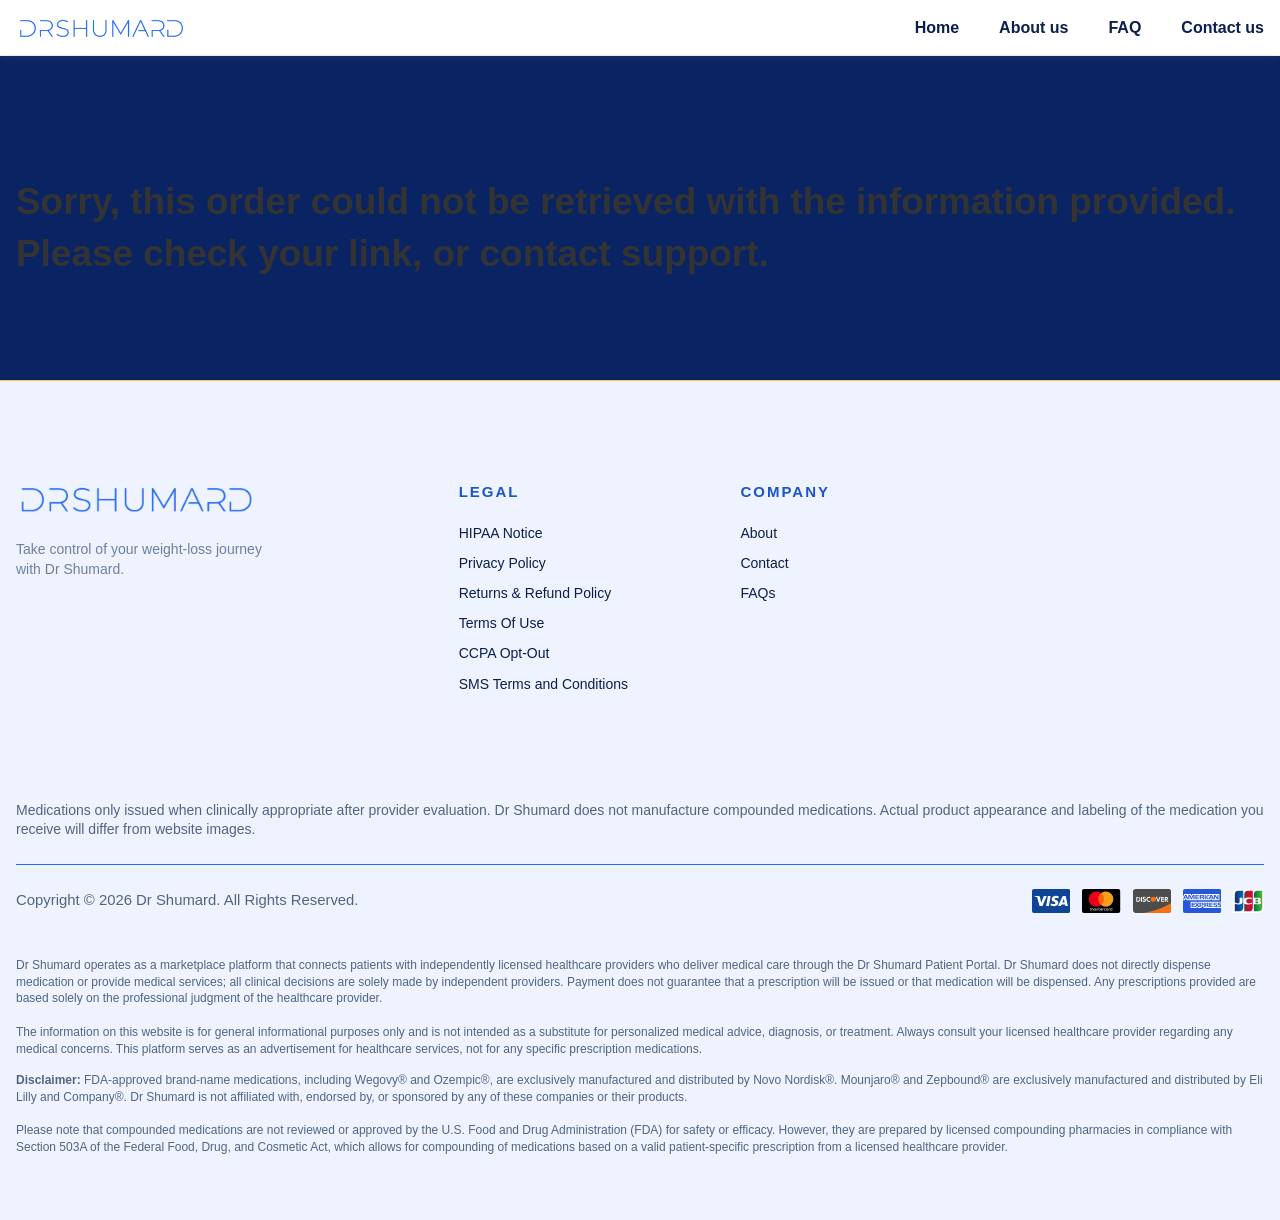
<file: order-processing/index.html>
<!DOCTYPE html>
<html lang="en">
<head>
  <meta charset="UTF-8">
  <meta name="viewport" content="width=device-width, initial-scale=1">
  <title>Order Processing – Dr Shumard</title>
  <link rel="canonical" href="https://drshumard.com/order-processing/">
  <link rel="icon" href="/assets/img/favicon.svg" type="image/svg+xml">
  <meta name="theme-color" content="#256AF4">
  <meta name="robots" content="noindex">
  <link rel="preload" href="/assets/fonts/inter-var.woff2" as="font" type="font/woff2" crossorigin>
  <link rel="stylesheet" href="/assets/css/style.css">
  <!-- WhiteLabelMD intake + tracking scripts, carried over from the original site -->
  <script>
function checkDebug(){if(!1===window.be_quiet)return!0;if(!1===window.checkDebugValue)return!1;if(window.checkDebugValue)return!0;return"1"===new URLSearchParams(window.location.search).get("elog")?window.checkDebugValue=!0:window.checkDebugValue=!1,window.checkDebugValue}
        function elog(e,c){c?console.log(e):checkDebug()&&console.log(e)}
        function tracking_start() { 
           var reset = new URLSearchParams(window.location.search).get("_track_reset");
           if(reset == "1") {
              forceTrackingCookie("");
           }
        
        }
function setTrackId(e) {
	elog("****SET efcid:" + e,window.trackDebug);
    window.trackingInfo.unid = e;
    wlmdSetCookie("efcid", e, 7);
    window.trackingInfo.codeset = 1;
    wlmdSetCookie("wlmd_tracking_unid", e, 7);
    elog("****Finished set efcid:" + e, window.trackDebug);
}
function useTrackId(e) {
	elog("****USE efcid:" + e);
    window.trackingInfo.unid = e;
    //wlmdSetCookie("efcid", e);
    window.trackingInfo.codeset = 1;
    //wlmdSetCookie("wlmd_tracking_unid", e, 7);
    elog("****Finished set efcid:" + e);
}

window.trackDebug = false;
  </script>
  <script src="/wp-content/uploads/common/wlmd-intake-default.js"></script>
  <script>
    /* set sku here, if chosen */
    window.page_presets = { "productRequested": "" };
    window.page_presets["caller_page"] = urlNoHash();
    function checkoutTrackingString() { return ""; }
  </script>
</head>
<body>
  <a class="skip-link" href="#main">Skip to main content</a>
  <a class="skip-link" href="#footer">Skip to footer</a>
  <header class="site-header">
    <div class="section site-header__bar">
      <div class="container site-header__inner">
        <a class="site-logo" href="/"><img src="/assets/img/logo.png" width="600" height="89" alt="Dr Shumard" fetchpriority="high"></a>
        <nav class="site-nav" aria-label="Menu">
          <ul class="site-nav__items" id="site-menu">
          <li><a href="/">Home</a></li>
          <li><a href="/about/">About us</a></li>
          <li><a href="/faq/">FAQ</a></li>
          <li><a href="/contact-us/">Contact us</a></li>
          <!-- <li><a class="btn header-btn" href="https://drshumard.practicebetter.io/#/signin" target="_blank" rel="noopener">Log in</a></li> -->
          </ul>
          <button class="site-nav__toggle" type="button" aria-expanded="false" aria-controls="site-menu" aria-label="Open menu"><span class="site-nav__bars"><span></span></span></button>
        </nav>
      </div>
    </div>
  </header>
  <main id="main">
    <section class="section page-title">
      <div class="container">
        <div class="order-page__code">
<style>
      body {
        font-family: "Arial", sans-serif;
        background-color: #f4f4f8;
        color: #333;
        margin: 0;
        padding: 0;
        display: flex;
        flex-direction: column;
        align-items: center;
        justify-content: center;
        min-height: 100vh;
      }

      #response-html {
        margin-bottom: 20px;
      }

      button {
        padding: 10px;
        font-size: 16px;
        cursor: pointer;
        background-color: #6b613fa6;
        color: #fff;
        border: none;
        border-radius: 4px;
        transition: background-color 0.3s ease;
      }

      button:disabled {
        background-color: #ccc;
        cursor: not-allowed;
      }

      button:hover {
        background-color: #524637;
      }

      h1 {
        color: #6b613fa6;
        margin-top: 0;
      }
    </style>
<!-- BEGIN orderProcessingBodyHtml -->
<div id="response-html" style="width:100%"></div>
    <div id="error-messages"></div>
    <!--<button id="check-again-button">Check Again</button>-->
    <script>
      window.directives = {"id":"1","is_default":"1","s3_bucket_name":"static-v1-taylazhealth","cloudfront_distribution_id":"E3UDE6EC6F2N7G","default_checkout_args":"uniqueId={uniqueId}&product={product}&cdata={cdata}&rpage={rpage}","intake_js_include":"\/wp-content\/uploads\/common\/wlmd-intake-default.js","header_html":"<style>#intake_placement iframe {\n  min-width: 100% !important;\n}\n#myModal-mdl {\nz-index: 9999999999999999 !important;\n}\n<\/style><style>#intake_placement iframe {min-width: 100% !important;}<\/style><style>#intake_placement iframe {background-color: white !important;}<\/style><script>function checkoutTrackingString() {\n        var ret = \"\";\n        \n        return ret; \n    }<\/script><!-- no wlmd_cfg_tracking_args: \"\" -->","flag_track_ga_questions":"0","flag_record_wlmd_leads":"0","order_processing_url":"\/order-processing\/","receipt_url":"\/order-receipt\/","ga_setup_accounts":null,"fb_setup_accounts":null,"tracking_args":"","inserted":"2026-07-22 14:31:49","updated":"2026-07-22 14:31:49","notes":"Version  initial setup.","directives_id":"1","version":"DEFAULT","categories":{"contact_us":"4","weight_loss":"2","weight_loss_checkin":"3","weight_loss_order_first":"1"},"intake_acct_type":"jotform","site_id":"412"};      
      async function executeFetchWithHeader(apiUrl, requestData = null) {
           try {
             const headers = {
               "Content-Type": "application/json",
               
             };

             const options = {
               method: "GET",
               headers: headers,
             };

             if (requestData && Object.keys(requestData).length > 0) {
               apiUrl += `?${new URLSearchParams(requestData).toString()}`;
             }

             const response = await fetch(apiUrl, options);
             if (!response.ok) {
               throw new Error(`HTTP error! Status: ${response.status}`);
             }
             return await response.json();
           } catch (error) {
             console.error("Error:", error);
             return null;
           }
         }
        async function handleButtonClick() {
          const responseHtmlDiv = document.getElementById("response-html");
          const errorMessagesDiv = document.getElementById("error-messages");
          try {
            errorMessagesDiv.innerHTML = ""; // Clear previous error messages
            responseHtmlDiv.innerHTML = "<h1>PLEASE WAIT...</h1>";
            if(checkAgainButton) { 
                checkAgainButton.disabled = true;
            }

            // UNBLOCK THE THE FOLLOWING IF YOU WANT TO USE THE API ROUTE
             const response = await executeFetchWithHeader(apiUrl);
             //elog(response);
             handleApiResponse(response);
             if(checkAgainButton) {  checkAgainButton.disabled = false; }

            // BLOCK THIS TIMEOUT METHOD IF YOU ARE USING THE API ROUTE
            // USING TIMEOUT TO ASSUME A TWO SECOND DELAY IN API RESPONSE
//            setTimeout(async () => {
//              const response = await executeFetchWithHeader(apiUrl);
//              handleApiResponse(response);
//              if(checkAgainButton) { checkAgainButton.disabled = false; }
//            }, 2000);

          } catch (error) {
            console.error("Error:", error);
          }
        }

        function displayErrorMessage(message) {
          const errorMessagesDiv = document.getElementById("error-messages");
          errorMessagesDiv.innerHTML = `<h2>${message}</h2>`;
        }

        function cleanResponseHtml(html) {
            const pv = window.location.origin + window.location.pathname + window.location.search;
            elog(pv);
            html = html.replace(escape('{calling_page_url}'),escape(pv));
            elog(html);
            return html;
        }
        function handleApiResponse(response) {
          elog("API response:" + JSON.stringify(response) );
          let ans = response?.data?.variables?.form_id; // for safety.
          if(!ans) {
              ans = response?.data?.variables?.steps?.step_1; // try also this var
          }
          if(ans) {
              window.jotform_id = ans;
              console.log("Set page jotform_id:" + window.jotform_id);
          } else {
              console.log("NO jotform_id in response:" + JSON.stringify(response));
          }
          const responseHtmlDiv = document.getElementById("response-html");
          //const errorMessagesDiv = document.getElementById("error-messages");
          if (response && response.status === "success") {
            const isComplete = response.data.is_complete;
            if(response.data.variables) {
                for (var key in response.data.variables) { 
                    setVariable(key,response.data.variables[key]);
                    elog("--setVariable " + key);
                }
                for(let mykey in wid_key) {
                    let datakey = wid_key[mykey];
                    if(response.data.args?.datakey) {
                        elog("--ARGS mykey/datakey/value: " + mykey + ", " + datakey + ", " + JSON.stringify(response.data.args[datakey]));
                        setWID(mykey, response.data.args[datakey]);
                    } else {
                        elog("NO datakey " + datakey);
                    }
                }
                
            } else {
                console.log("--no data.variables");
            }
            elog(response.data);
            if (isComplete === 1 || isComplete === "1") {
              if(response.data.redirect) {
                  window.location.href = response.data.redirect;    
              } else {
                  
                  addCustomElement(responseHtmlDiv,cleanResponseHtml(response.data.html));
                  //responseHtmlDiv.innerHTML = cleanResponseHtml(response.data.html);
                  if(response.data.script) { 
                      addCustomScript(response.data.script);
                  }
              }
            } else {
              addCustomElement(responseHtmlDiv,cleanResponseHtml(response.data.html));
              // responseHtmlDiv.innerHTML = cleanResponseHtml(response.data.html);
              if(response.data.script) { 
                  addCustomScript(response.data.script);
              }
            }
          } else {
            displayErrorMessage(response && response.message);
          }
      }
      function addCustomScript(code) {
//        const script = document.createElement("script");
//        script.textContent = code;
//        document.body.appendChild(script);
          //console.log("eval: " + code);
          eval(code);
      }    
      function addCustomElement(container,html) {
          container.innerHTML = "";
          container.insertAdjacentHTML("afterend",html);
          
//        script.textContent = code;
//        document.body.appendChild(script);
          console.log("addedCustomElement");
          
      }
      document.addEventListener("DOMContentLoaded", function () 
      {
        const checkAgainButton = document.getElementById("check-again-button");
        //const responseHtmlDiv = document.getElementById("response-html");
        //const errorMessagesDiv = document.getElementById("error-messages");
        if(checkAgainButton) { 
            checkAgainButton.disabled = true;
        }
        // Extracting parameters from the URL
        const args = paramsArray();
        dynamicPageLoad(args);  
      });//end domLoaded
  function step3Action(data) {
      data["op"] ="reselect";
      dynamicPageLoad(data);
  }
//  function checkoutAction(data) {
//      data["op"] ="checkout";
//      console.log("DPL:",data);
//      
//      dynamicPageLoad(data);
//  }   
      
  function paramsArray() {
        const paramsObject = {};
        const  searchParams = new URLSearchParams(window.location.search);
        for (const [key, value] of searchParams.entries()) {
           if (paramsObject[key]) {
              if (!Array.isArray(paramsObject[key])) {
                paramsObject[key] = [paramsObject[key]];
              }
              paramsObject[key].push(value);
           } else {
              paramsObject[key] = value;
          }
        }
        return paramsObject;
    }
  function dynamicPageLoad(args) {
    const siteId =  window.directives['site_id'];
    var orderId = args["orderId"]??"";
    var uniqueId = args["uniqueId"]??args["unique_id"]??"";
    var psl = args["psl"]??"";
    var op = args["op"]??"";
    if (!siteId) {
      displayErrorMessage(
        "ERROR, SITE SETUP FAILURE. Please contact tech!"
      );
      return;
    } else if (!uniqueId || (!orderId && !op)) {
      displayErrorMessage("Sorry, this order could not be retrieved with the information provided. Please check your link, or contact support.");
      return;
    }
            
    const current_url = window.location.origin + window.location.pathname + window.location.search;
     elog('SiteID, orderId, uniqueId:' + siteId + ', ' + orderId + ', ' + uniqueId + ', op=' + op);
    
    if(!orderId) {
       orderId="T"; 
    }
    const apiUrl = `https://api.whitelabelmd.com/client/site/${siteId}/order-processing/${orderId}/${uniqueId}?op=${op}&psl=${psl}` +
           "&version=" + escape(window.directives["version"]) +
           "&caller=" + escape(current_url);
    ;
    elog(apiUrl);
    
    const checkAgainButton = document.getElementById("check-again-button");
    if(checkAgainButton) { checkAgainButton.onclick = handleButtonClick; }

    (async function () {
        const checkAgainButton = document.getElementById("check-again-button");
        const responseHtmlDiv = document.getElementById("response-html");
        const errorMessagesDiv = document.getElementById("error-messages");
        
        try {
        errorMessagesDiv.innerHTML = ""; // Clear previous error messages
        responseHtmlDiv.innerHTML = "<h1>PLEASE WAIT...</h1>";
        const response = await executeFetchWithHeader(apiUrl);
        handleApiResponse(response);
        if(checkAgainButton) { checkAgainButton.disabled = false; }
      } catch (error) {
        console.error("Error:", error);
      }
    })();
 }              
</script>
<!-- END orderProcessingBodyHtml -->
        </div>
      </div>
    </section>
  </main>
  <footer class="site-footer" id="footer">
    <div class="section site-footer__top">
      <div class="container site-footer__grid">
        <div class="block site-footer__brand">
          <a class="site-footer__logo" href="/"><img src="/assets/img/logo.png" width="600" height="89" alt="Dr Shumard" loading="lazy"></a>
          <div class="site-footer__tagline">Take control of your weight-loss journey with Dr Shumard.</div>
        </div>
        <div class="site-footer__columns">
          <div class="block footer-column">
            <div class="footer-column--title">Legal</div>
            <ul class="footer-column--menu">
              <li><a href="/hipaa/">HIPAA Notice</a></li>
              <li><a href="/privacy/">Privacy Policy</a></li>
              <li><a href="/returns-refund-policy/">Returns &amp; Refund Policy</a></li>
              <li><a href="/terms/">Terms Of Use</a></li>
              <li><a href="/ccpa/">CCPA Opt-Out</a></li>
              <li><a href="/sms-terms-and-conditions/">SMS Terms and Conditions</a></li>
            </ul>
          </div>
          <div class="block footer-column">
            <div class="footer-column--title">Company</div>
            <ul class="footer-column--menu footer-column--company">
              <li><a href="/about/">About</a></li>
              <li><a href="/contact-us/">Contact</a></li>
              <li><a href="/faq/">FAQs</a></li>
            </ul>
          </div>
        </div>
      </div>
    </div>
    <div class="section site-footer__bottom">
      <div class="container">
        <div class="site-footer__notice">Medications only issued when clinically appropriate after provider evaluation. Dr Shumard does not manufacture compounded medications. Actual product appearance and labeling of the medication you receive will differ from website images.</div>
        <hr class="site-footer__divider">
        <div class="block site-footer__row">
          <div class="site-footer__copyright">Copyright © 2026 Dr Shumard. All Rights Reserved.</div>
          <div class="site-footer__payments">
          <svg class="footer-pay-icon" role="img" aria-label="Visa" xmlns="http://www.w3.org/2000/svg" width="750" height="471" viewBox="0 0 750 471"><defs></defs><g stroke="none" stroke-width="1" fill="none" fill-rule="evenodd"><g fill-rule="nonzero"><rect fill="#0E4595" x="0" y="0" width="750" height="471" rx="40"></rect><polygon fill="#FFFFFF" points="278.1975 334.2275 311.5585 138.4655 364.9175 138.4655 331.5335 334.2275"></polygon><path d="M524.3075,142.6875 C513.7355,138.7215 497.1715,134.4655 476.4845,134.4655 C423.7605,134.4655 386.6205,161.0165 386.3045,199.0695 C386.0075,227.1985 412.8185,242.8905 433.0585,252.2545 C453.8275,261.8495 460.8105,267.9695 460.7115,276.5375 C460.5795,289.6595 444.1255,295.6545 428.7885,295.6545 C407.4315,295.6545 396.0855,292.6875 378.5625,285.3785 L371.6865,282.2665 L364.1975,326.0905 C376.6605,331.5545 399.7065,336.2895 423.6355,336.5345 C479.7245,336.5345 516.1365,310.2875 516.5505,269.6525 C516.7515,247.3835 502.5355,230.4355 471.7515,216.4645 C453.1005,207.4085 441.6785,201.3655 441.7995,192.1955 C441.7995,184.0585 451.4675,175.3575 472.3565,175.3575 C489.8055,175.0865 502.4445,178.8915 512.2925,182.8575 L517.0745,185.1165 L524.3075,142.6875" fill="#FFFFFF"></path><path d="M661.6145,138.4655 L620.3835,138.4655 C607.6105,138.4655 598.0525,141.9515 592.4425,154.6995 L513.1975,334.1025 L569.2285,334.1025 C569.2285,334.1025 578.3905,309.9805 580.4625,304.6845 C586.5855,304.6845 641.0165,304.7685 648.7985,304.7685 C650.3945,311.6215 655.2905,334.1025 655.2905,334.1025 L704.8025,334.1025 L661.6145,138.4655 Z M596.1975,264.8725 C600.6105,253.5935 617.4565,210.1495 617.4565,210.1495 C617.1415,210.6705 621.8365,198.8155 624.5315,191.4655 L628.1385,208.3435 C628.1385,208.3435 638.3555,255.0725 640.4905,264.8715 L596.1975,264.8715 L596.1975,264.8725 Z" fill="#FFFFFF"></path><path d="M 45.878906 138.46484 L 45.197266 142.53906 C 66.288263 147.64458 85.126465 155.03257 101.61914 164.22461 L 148.96484 333.91602 L 205.41992 333.84961 L 289.42383 138.46484 L 232.90234 138.46484 L 180.66211 271.96094 L 175.0957 244.83203 C 174.83824 244.00408 174.55942 243.17304 174.27344 242.3418 L 156.10742 154.99219 C 152.87742 142.59619 143.50892 138.89684 131.91992 138.46484 L 45.878906 138.46484 z " style="fill:#ffffff;fill-opacity:1"></path></g></g></svg>
          <svg class="footer-pay-icon" role="img" aria-label="Mastercard" xmlns="http://www.w3.org/2000/svg" width="750" height="471" viewBox="0 0 750 471"><defs></defs><g stroke="none" stroke-width="1" fill="none" fill-rule="evenodd"><g fill-rule="nonzero"><rect fill="#000000" x="0" y="0" width="750" height="471" rx="40"></rect><g transform="translate(133.000000, 48.000000)"><path d="M88.13,373.67 L88.13,348.82 C88.13,339.29 82.33,333.08 72.81,333.08 C67.81,333.08 62.46,334.74 58.73,340.08 C55.83,335.52 51.73,333.08 45.48,333.08 C40.7599149,332.876008 36.2525337,335.054575 33.48,338.88 L33.48,333.88 L25.61,333.88 L25.61,373.64 L33.48,373.64 L33.48,350.89 C33.48,343.89 37.62,340.54 43.42,340.54 C49.22,340.54 52.53,344.27 52.53,350.89 L52.53,373.67 L60.4,373.67 L60.4,350.89 C60.4,343.89 64.54,340.54 70.34,340.54 C76.14,340.54 79.45,344.27 79.45,350.89 L79.45,373.67 L88.13,373.67 Z M217.35,334.32 L202.85,334.32 L202.85,322.32 L195,322.32 L195,334.32 L186.72,334.32 L186.72,341.32 L195,341.32 L195,360 C195,369.11 198.31,374.5 208.25,374.5 C212.015784,374.421483 215.705651,373.426077 219,371.6 L216.51,364.6 C214.275685,365.996557 211.684475,366.715565 209.05,366.67 C204.91,366.67 202.84,364.18 202.84,360.04 L202.84,341 L217.34,341 L217.34,334.37 L217.35,334.32 Z M291.07,333.08 C286.709355,332.982846 282.618836,335.185726 280.3,338.88 L280.3,333.88 L272.43,333.88 L272.43,373.64 L280.3,373.64 L280.3,351.31 C280.3,344.68 283.61,340.54 289,340.54 C290.818809,340.613783 292.62352,340.892205 294.38,341.37 L296.87,333.91 C294.971013,333.43126 293.02704,333.153071 291.07,333.08 Z M179.66,337.22 C175.52,334.32 169.72,333.08 163.51,333.08 C153.57,333.08 147.36,337.64 147.36,345.51 C147.36,352.14 151.92,355.86 160.61,357.11 L164.75,357.52 C169.31,358.35 172.21,360.01 172.21,362.08 C172.21,364.98 168.9,367.08 162.68,367.08 C157.930627,367.177716 153.278889,365.724267 149.43,362.94 L145.29,369.15 C151.09,373.29 158.13,374.15 162.29,374.15 C173.89,374.15 180.1,368.77 180.1,361.31 C180.1,354.31 175.1,350.96 166.43,349.71 L162.29,349.3 C158.56,348.89 155.29,347.64 155.29,345.16 C155.29,342.26 158.6,340.16 163.16,340.16 C168.16,340.16 173.1,342.23 175.59,343.47 L179.66,337.22 Z M299.77,353.79 C299.77,365.79 307.64,374.5 320.48,374.5 C326.28,374.5 330.42,373.26 334.56,369.94 L330.42,363.73 C327.488758,366.10388 323.841703,367.41823 320.07,367.46 C313.07,367.46 307.64,362.08 307.64,354.21 C307.64,346.34 313,341 320.07,341 C323.841703,341.04177 327.488758,342.35612 330.42,344.73 L334.56,338.52 C330.42,335.21 326.28,333.96 320.48,333.96 C308.05,333.13 299.77,341.83 299.77,353.84 L299.77,353.79 Z M244.27,333.08 C232.67,333.08 224.8,341.36 224.8,353.79 C224.8,366.22 233.08,374.5 245.09,374.5 C250.932775,374.623408 256.638486,372.722682 261.24,369.12 L257.1,363.32 C253.772132,365.898743 249.708598,367.349004 245.5,367.46 C240.12,367.46 234.32,364.15 233.5,357.11 L262.91,357.11 L262.91,353.8 C262.91,341.37 255.45,333.09 244.27,333.09 L244.27,333.08 Z M243.86,340.54 C249.66,340.54 253.8,344.27 254.21,350.48 L232.68,350.48 C233.92,344.68 237.68,340.54 243.86,340.54 Z M136.59,353.79 L136.59,333.91 L128.72,333.91 L128.72,338.91 C125.82,335.18 121.72,333.11 115.88,333.11 C104.7,333.11 96.41,341.81 96.41,353.82 C96.41,365.83 104.69,374.53 115.88,374.53 C121.68,374.53 125.82,372.46 128.72,368.73 L128.72,373.73 L136.59,373.73 L136.59,353.79 Z M104.7,353.79 C104.7,346.33 109.26,340.54 117.13,340.54 C124.59,340.54 129.13,346.34 129.13,353.79 C129.13,361.66 124.13,367.04 117.13,367.04 C109.26,367.45 104.7,361.24 104.7,353.79 Z M410.78,333.08 C406.419355,332.982846 402.328836,335.185726 400.01,338.88 L400.01,333.88 L392.14,333.88 L392.14,373.64 L400,373.64 L400,351.31 C400,344.68 403.31,340.54 408.7,340.54 C410.518809,340.613783 412.32352,340.892205 414.08,341.37 L416.57,333.91 C414.671013,333.43126 412.72704,333.153071 410.77,333.08 L410.78,333.08 Z M380.13,353.79 L380.13,333.91 L372.26,333.91 L372.26,338.91 C369.36,335.18 365.26,333.11 359.42,333.11 C348.24,333.11 339.95,341.81 339.95,353.82 C339.95,365.83 348.23,374.53 359.42,374.53 C365.22,374.53 369.36,372.46 372.26,368.73 L372.26,373.73 L380.13,373.73 L380.13,353.79 Z M348.24,353.79 C348.24,346.33 352.8,340.54 360.67,340.54 C368.13,340.54 372.67,346.34 372.67,353.79 C372.67,361.66 367.67,367.04 360.67,367.04 C352.8,367.45 348.24,361.24 348.24,353.79 Z M460.07,353.79 L460.07,318.17 L452.2,318.17 L452.2,338.88 C449.3,335.15 445.2,333.08 439.36,333.08 C428.18,333.08 419.89,341.78 419.89,353.79 C419.89,365.8 428.17,374.5 439.36,374.5 C445.16,374.5 449.3,372.43 452.2,368.7 L452.2,373.7 L460.07,373.7 L460.07,353.79 Z M428.18,353.79 C428.18,346.33 432.74,340.54 440.61,340.54 C448.07,340.54 452.61,346.34 452.61,353.79 C452.61,361.66 447.61,367.04 440.61,367.04 C432.73,367.46 428.17,361.25 428.17,353.79 L428.18,353.79 Z" fill="#FFFFFF"></path><g><rect fill="#FF5F00" x="170.55" y="32.39" width="143.72" height="234.42"></rect><path d="M185.05,149.6 C185.05997,103.912554 205.96046,60.7376085 241.79,32.39 C180.662018,-15.6713968 92.8620037,-8.68523415 40.103462,48.4380037 C-12.6550796,105.561241 -12.6550796,193.638759 40.103462,250.761996 C92.8620037,307.885234 180.662018,314.871397 241.79,266.81 C205.96046,238.462391 185.05997,195.287446 185.05,149.6 Z" fill="#EB001B"></path><path d="M483.26,149.6 C483.30134,206.646679 450.756789,258.706022 399.455617,283.656273 C348.154445,308.606523 287.109181,302.064451 242.26,266.81 C278.098424,238.46936 299.001593,195.290092 299.001593,149.6 C299.001593,103.909908 278.098424,60.7306402 242.26,32.39 C287.109181,-2.86445052 348.154445,-9.40652324 399.455617,15.5437274 C450.756789,40.493978 483.30134,92.5533211 483.26,149.6 Z" fill="#F79E1B"></path></g></g></g></g></svg>
          <svg class="footer-pay-icon" role="img" aria-label="Discover" xmlns="http://www.w3.org/2000/svg" width="750" height="471" viewBox="0 0 750 471"><defs></defs><g stroke="none" stroke-width="1" fill="none" fill-rule="evenodd"><g fill-rule="nonzero"><path d="M52.8771038,0 C23.6793894,0 -4.55476115e-15,23.1545612 0,51.7102589 L0,419.289737 C0,447.850829 23.671801,471 52.8771038,471 L697.122894,471 C726.320615,471 750,447.845433 750,419.289737 L750,252.475404 L750,51.7102589 C750,23.1491677 726.328202,-4.4533018e-15 697.122894,0 L52.8771038,0 Z" fill="#4D4D4D"></path><path d="M314.569558,152.198414 C323.06625,152.198414 330.192577,153.9309 338.865308,158.110254 L338.865308,180.197198 C330.650269,172.563549 323.523875,169.368926 314.100058,169.368926 C295.577115,169.368926 281.009615,183.944539 281.009615,202.424438 C281.009615,221.911997 295.126279,235.620254 315.018404,235.620254 C323.972798,235.620254 330.967135,232.591128 338.865308,225.080186 L338.865308,247.178497 C329.883538,251.197965 322.604577,252.785079 314.100058,252.785079 C284.025202,252.785079 260.655798,230.849701 260.655798,202.560947 C260.655798,174.577103 284.647269,152.198414 314.569558,152.198414 Z M221.191404,152.807038 C232.293048,152.807038 242.451462,156.418802 250.944635,163.479831 L240.609981,176.340655 C235.465019,170.859895 230.599394,168.547945 224.682615,168.547945 C216.169885,168.547936 209.970327,173.154235 209.970327,179.215049 C209.970327,184.413218 213.450798,187.164422 225.302356,191.332621 C247.768529,199.141028 254.426462,206.064868 254.426462,221.354473 C254.426462,239.986821 240.026981,252.955721 219.503077,252.955721 C204.47426,252.955721 193.548154,247.330452 184.44824,234.636213 L197.205529,222.956624 C201.754702,231.315341 209.342452,235.792799 218.763144,235.792799 C227.573971,235.792799 234.097058,230.014421 234.097058,222.217168 C234.097058,218.175392 232.121269,214.709536 228.175702,212.259183 C226.189231,211.099073 222.254519,209.369382 214.522615,206.777734 C195.973058,200.43062 189.609,193.646221 189.609,180.386799 C189.609,164.636126 203.275981,152.807038 221.191404,152.807038 Z M446.886269,154.485036 L468.460788,154.485036 L495.464615,219.130417 L522.815885,154.485036 L544.22701,154.485036 L500.482644,253.198414 L489.855019,253.198414 L446.886269,154.485036 Z M64.8212135,154.632923 L93.811974,154.632923 C125.842394,154.632923 148.170827,174.418596 148.170827,202.822609 C148.170827,216.985567 141.340038,230.679389 129.788913,239.766893 C120.068962,247.437722 108.994192,250.877669 93.6598558,250.877669 L64.8212135,250.877669 L64.8212135,154.632923 Z M157.25849,154.632923 L177.009462,154.632923 L177.009462,250.877669 L157.25849,250.877669 L157.25849,154.632923 Z M553.156923,154.632923 L609.168423,154.632923 L609.168423,170.940741 L572.892875,170.940741 L572.892875,192.303392 L607.831279,192.303392 L607.831279,208.603619 L572.892875,208.603619 L572.892875,234.583122 L609.168423,234.583122 L609.168423,250.877669 L553.156923,250.877669 L553.156923,154.632923 Z M622.250596,154.632923 L651.534327,154.632923 C674.313452,154.632923 687.366663,165.030007 687.366663,183.048838 C687.366663,197.784414 679.179923,207.454847 664.302885,210.332805 L696.176385,250.877669 L671.888144,250.877669 L644.551904,212.213673 L641.977163,212.213673 L641.977163,250.877669 L622.250596,250.877669 L622.250596,154.632923 Z M641.977163,169.791736 L641.977163,198.939525 L647.748269,198.939525 C660.360308,198.939525 667.044769,193.734406 667.044769,184.05942 C667.044769,174.693052 660.359106,169.791736 648.060019,169.791736 L641.977163,169.791736 Z M84.5571663,170.940741 L84.5571663,234.583122 L89.8568962,234.583122 C102.619538,234.583122 110.679663,232.259105 116.885144,226.934514 C123.71575,221.152572 127.824519,211.920423 127.824519,202.684197 C127.824519,193.462833 123.71575,184.505917 116.885144,178.723975 C110.361615,173.113074 102.619538,170.940741 89.8568962,170.940741 L84.5571663,170.940741 Z" fill="#FFFFFF"></path><path d="M399.164288,151.559424 C428.914452,151.559424 453.031096,173.727429 453.031096,201.112187 L453.031096,201.143399 C453.031096,228.528147 428.914452,250.727374 399.164288,250.727374 C369.414125,250.727374 345.297481,228.528147 345.297481,201.143399 L345.297481,201.112187 C345.297481,173.727429 369.414125,151.559424 399.164288,151.559424 Z M749.982612,271.093939 C724.934651,288.327133 537.408564,411.490963 212.719237,470.985071 L697.105507,470.985071 C726.303228,470.985071 749.982612,447.830504 749.982612,419.274807 L749.982612,271.093939 Z" fill="#F47216"></path></g></g></svg>
          <svg class="footer-pay-icon" role="img" aria-label="American Express" xmlns="http://www.w3.org/2000/svg" width="750" height="471" viewBox="0 0 750 471"><defs></defs><g stroke="none" stroke-width="1" fill="none" fill-rule="evenodd"><g fill-rule="nonzero"><rect fill="#2557D6" x="0" y="0" width="750" height="471" rx="40"></rect><path d="M0.002688,221.18508 L36.026849,221.18508 L44.149579,201.67506 L62.334596,201.67506 L70.436042,221.18508 L141.31637,221.18508 L141.31637,206.26909 L147.64322,221.24866 L184.43894,221.24866 L190.76579,206.04654 L190.76579,221.18508 L366.91701,221.18508 L366.83451,189.15941 L370.2427,189.15941 C372.62924,189.24161 373.3263,189.46144 373.3263,193.38516 L373.3263,221.18508 L464.43232,221.18508 L464.43232,213.72973 C471.78082,217.6508 483.21064,221.18508 498.25086,221.18508 L536.57908,221.18508 L544.78163,201.67506 L562.96664,201.67506 L570.98828,221.18508 L644.84844,221.18508 L644.84844,202.65269 L656.0335,221.18508 L715.22061,221.18508 L715.22061,98.67789 L656.64543,98.67789 L656.64543,113.14614 L648.44288,98.67789 L588.33787,98.67789 L588.33787,113.14614 L580.80579,98.67789 L499.61839,98.67789 C486.02818,98.67789 474.08221,100.5669 464.43232,105.83121 L464.43232,98.67789 L408.40596,98.67789 L408.40596,105.83121 C402.26536,100.40529 393.89786,98.67789 384.59383,98.67789 L179.90796,98.67789 L166.17407,130.3194 L152.07037,98.67789 L87.59937,98.67789 L87.59937,113.14614 L80.516924,98.67789 L25.533518,98.67789 L-2.99999999e-06,156.92445 L-2.99999999e-06,221.18508 L0.002597,221.18508 L0.002688,221.18508 Z M227.39957,203.51436 L205.78472,203.51436 L205.70492,134.72064 L175.13228,203.51436 L156.62,203.51436 L125.96754,134.6597 L125.96754,203.51436 L83.084427,203.51436 L74.982981,183.92222 L31.083524,183.92222 L22.8996,203.51436 L4.7e-05,203.51436 L37.756241,115.67692 L69.08183,115.67692 L104.94103,198.84086 L104.94103,115.67692 L139.35289,115.67692 L166.94569,175.26406 L192.29297,115.67692 L227.39657,115.67692 L227.39657,203.51436 L227.39957,203.51436 Z M67.777214,165.69287 L53.346265,130.67606 L38.997794,165.69287 L67.777214,165.69287 Z M313.41947,203.51436 L242.98611,203.51436 L242.98611,115.67692 L313.41947,115.67692 L313.41947,133.96821 L264.07116,133.96821 L264.07116,149.8009 L312.23551,149.8009 L312.23551,167.80606 L264.07116,167.80606 L264.07116,185.34759 L313.41947,185.34759 L313.41947,203.51436 Z M412.67528,139.33321 C412.67528,153.33782 403.28877,160.57326 397.81863,162.74575 C402.43206,164.49434 406.37237,167.58351 408.24808,170.14281 C411.22525,174.51164 411.73875,178.41416 411.73875,186.25897 L411.73875,203.51436 L390.47278,203.51436 L390.39298,192.43732 C390.39298,187.1518 390.90115,179.55074 387.0646,175.32499 C383.98366,172.23581 379.28774,171.56552 371.69714,171.56552 L349.06363,171.56552 L349.06363,203.51436 L327.98125,203.51436 L327.98125,115.67692 L376.47552,115.67692 C387.25084,115.67692 395.18999,115.9604 402.00639,119.88413 C408.67644,123.80786 412.67529,129.53581 412.67529,139.33321 L412.67528,139.33321 Z M386.02277,152.37632 C383.1254,154.12756 379.69859,154.18584 375.59333,154.18584 L349.97998,154.18584 L349.97998,134.67583 L375.94186,134.67583 C379.61611,134.67583 383.44999,134.8401 385.94029,136.26016 C388.67536,137.53981 390.36749,140.26337 390.36749,144.02548 C390.36749,147.86443 388.75784,150.95361 386.02277,152.37632 Z M446.48908,203.51436 L424.97569,203.51436 L424.97569,115.67692 L446.48908,115.67692 L446.48908,203.51436 Z M696.22856,203.51436 L666.35032,203.51436 L626.38585,137.58727 L626.38585,203.51436 L583.44687,203.51436 L575.24166,183.92222 L531.44331,183.92222 L523.48287,203.51436 L498.81137,203.51436 C488.56284,203.51436 475.58722,201.25709 468.23872,193.79909 C460.82903,186.3411 456.97386,176.23903 456.97386,160.26593 C456.97386,147.23895 459.27791,135.33 468.33983,125.91941 C475.15621,118.90916 485.83044,115.67692 500.35982,115.67692 L520.77174,115.67692 L520.77174,134.49809 L500.78818,134.49809 C493.0938,134.49809 488.74909,135.63733 484.564,139.70147 C480.96957,143.4 478.50322,150.39171 478.50322,159.59829 C478.50322,169.00887 480.38158,175.79393 484.30061,180.22633 C487.5465,183.70232 493.445,184.75677 498.99495,184.75677 L508.46393,184.75677 L538.17987,115.67957 L569.77152,115.67957 L605.46843,198.76138 L605.46843,115.67957 L637.5709,115.67957 L674.6327,176.85368 L674.6327,115.67957 L696.22856,115.67957 L696.22856,203.51436 Z M568.07051,165.69287 L553.47993,130.67606 L538.96916,165.69287 L568.07051,165.69287 Z" fill="#FFFFFF"></path><path d="M749.95644,343.76716 C744.83485,351.22516 734.85504,355.00582 721.34464,355.00582 L680.62723,355.00582 L680.62723,336.1661 L721.17969,336.1661 C725.20248,336.1661 728.01736,335.63887 729.71215,333.99096 C731.18079,332.63183 732.2051,330.65804 732.2051,328.26036 C732.2051,325.70107 731.18079,323.66899 729.62967,322.45028 C728.09984,321.10969 725.87294,320.50033 722.20135,320.50033 C702.40402,319.83005 677.70592,321.10969 677.70592,293.30714 C677.70592,280.56363 685.83131,267.14983 707.95664,267.14983 L749.95379,267.14983 L749.95644,249.66925 L710.93382,249.66925 C699.15812,249.66925 690.60438,252.47759 684.54626,256.84375 L684.54626,249.66925 L626.83044,249.66925 C617.60091,249.66925 606.76706,251.94771 601.64279,256.84375 L601.64279,249.66925 L498.57751,249.66925 L498.57751,256.84375 C490.37496,250.95154 476.53466,249.66925 470.14663,249.66925 L402.16366,249.66925 L402.16366,256.84375 C395.67452,250.58593 381.24357,249.66925 372.44772,249.66925 L296.3633,249.66925 L278.95252,268.43213 L262.64586,249.66925 L148.99149,249.66925 L148.99149,372.26121 L260.50676,372.26121 L278.447,353.20159 L295.34697,372.26121 L364.08554,372.32211 L364.08554,343.48364 L370.84339,343.48364 C379.96384,343.62405 390.72054,343.25845 400.21079,339.17311 L400.21079,372.25852 L456.90762,372.25852 L456.90762,340.30704 L459.64268,340.30704 C463.13336,340.30704 463.47657,340.45011 463.47657,343.92344 L463.47657,372.25587 L635.71144,372.25587 C646.64639,372.25587 658.07621,369.46873 664.40571,364.41107 L664.40571,372.25587 L719.03792,372.25587 C730.40656,372.25587 741.50913,370.66889 749.95644,366.60475 L749.95644,343.76712 L749.95644,343.76716 Z M408.45301,296.61266 C408.45301,321.01872 390.16689,326.05784 371.7371,326.05784 L345.42935,326.05784 L345.42935,355.52685 L304.44855,355.52685 L278.48667,326.44199 L251.5058,355.52685 L167.9904,355.52685 L167.9904,267.66822 L252.79086,267.66822 L278.73144,296.46694 L305.55002,267.66822 L372.92106,267.66822 C389.6534,267.66822 408.45301,272.28078 408.45301,296.61266 Z M240.82781,337.04655 L188.9892,337.04655 L188.9892,319.56596 L235.27785,319.56596 L235.27785,301.64028 L188.9892,301.64028 L188.9892,285.66718 L241.84947,285.66718 L264.91132,311.27077 L240.82781,337.04655 Z M324.3545,347.10668 L291.9833,311.3189 L324.3545,276.6677 L324.3545,347.10668 Z M372.2272,308.04117 L344.98027,308.04117 L344.98027,285.66718 L372.47197,285.66718 C380.08388,285.66718 385.36777,288.75636 385.36777,296.43956 C385.36777,304.03796 380.32865,308.04117 372.2272,308.04117 Z M514.97053,267.66815 L585.34004,267.66815 L585.34004,285.83764 L535.96778,285.83764 L535.96778,301.81074 L584.1348,301.81074 L584.1348,319.73642 L535.96778,319.73642 L535.96778,337.21701 L585.34004,337.29641 L585.34004,355.52678 L514.97053,355.52678 L514.97053,267.66815 Z M487.91724,314.6973 C492.61049,316.42205 496.44703,319.51387 498.24559,322.07317 C501.22276,326.36251 501.65378,330.36571 501.73891,338.10985 L501.73891,355.52685 L480.5714,355.52685 L480.5714,344.53458 C480.5714,339.24908 481.08223,331.42282 477.1632,327.33748 C474.08226,324.19002 469.38635,323.4376 461.69463,323.4376 L439.16223,323.4376 L439.16223,355.52685 L417.97609,355.52685 L417.97609,267.66822 L466.65393,267.66822 C477.32816,267.66822 485.10236,268.13716 492.02251,271.81449 C498.6766,275.8177 502.86168,281.30191 502.86168,291.3245 C502.85868,305.34765 493.46719,312.50362 487.91724,314.6973 Z M475.99899,303.59022 C473.17879,305.25668 469.69077,305.39975 465.58817,305.39975 L439.97483,305.39975 L439.97483,285.66718 L465.9367,285.66718 C469.69077,285.66718 473.4475,285.74658 475.99899,287.25416 C478.7314,288.67687 480.36499,291.39779 480.36499,295.15725 C480.36499,298.91672 478.7314,301.94496 475.99899,303.59022 Z M666.33539,309.1866 C670.44067,313.41766 672.64095,318.7588 672.64095,327.80112 C672.64095,346.70178 660.78278,355.5242 639.51948,355.5242 L598.45353,355.5242 L598.45353,336.68449 L639.35453,336.68449 C643.35337,336.68449 646.18954,336.15726 647.9668,334.50934 C649.41681,333.15021 650.45709,331.17643 650.45709,328.77875 C650.45709,326.21944 649.33167,324.18738 647.88433,322.96866 C646.27201,321.62807 644.04778,321.01872 640.37619,321.01872 C620.65868,320.34843 595.9659,321.62807 595.9659,293.82551 C595.9659,281.08201 604.00615,267.66822 626.11019,267.66822 L668.37872,267.66822 L668.37872,286.36752 L629.70196,286.36752 C625.86809,286.36752 623.37512,286.51059 621.25464,287.9545 C618.94527,289.37721 618.08856,291.48876 618.08856,294.2759 C618.08856,297.59028 620.04941,299.8449 622.702,300.81987 C624.92624,301.59084 627.31543,301.81603 630.9072,301.81603 L642.25722,302.12071 C653.703,302.39889 661.55967,304.37003 666.33539,309.1866 Z M750,285.66718 L711.57335,285.66718 C707.7368,285.66718 705.18797,285.81025 703.04088,287.25416 C700.81665,288.67687 699.95995,290.78843 699.95995,293.57558 C699.95995,296.88994 701.83831,299.14456 704.57071,300.11953 C706.79495,300.8905 709.18415,301.1157 712.6961,301.1157 L724.12327,301.42038 C735.65419,301.70387 743.35123,303.67765 748.04448,308.49157 C748.89852,309.16186 749.41202,309.91428 750,310.6667 L750,285.66718 Z" fill="#FFFFFF"></path></g></g></svg>
          <svg class="footer-pay-icon" role="img" aria-label="JCB" xmlns="http://www.w3.org/2000/svg" height="231.511" width="300" viewBox="0 0 300.00001 231.511" y="0px" x="0px"><defs></defs><style type="text/css"> .st0{fill:#FFFFFF;} .st1{fill:url(#SVGID_1_);} .st2{fill:url(#SVGID_2_);} .st3{fill:url(#SVGID_3_);} .st4{fill:url(#SVGID_4_);} .st5{fill:url(#SVGID_5_);} </style><g transform="translate(-9.4000001,96.810998)"><g transform="matrix(1.8215159,0,0,1.8215159,-8.5437653,-109.83667)"><path style="fill:#ffffff" d="m 174,108.3 c 0,14 -11.4,25.4 -25.4,25.4 l -138.2,0 0,-100.6 c 0,-14 11.4,-25.4 25.4,-25.4 l 138.2,0 0,100.6 z" class="st0"></path><g><lineargradient gradienttransform="matrix(1.125,0,0,1.125,-11.9755,-13.8615)" y2="81.398598" x2="157.3299" y1="81.398598" x1="117.3856" gradientunits="userSpaceOnUse" id="SVGID_1_"><stop style="stop-color:#007940" offset="0"></stop><stop style="stop-color:#00873F" offset="0.2285"></stop><stop style="stop-color:#40A737" offset="0.7433"></stop><stop style="stop-color:#5CB531" offset="1"></stop></lineargradient><path style="fill:url(#SVGID_1_)" d="m 129,82.5 10.5,0 c 0.3,0 1,-0.1 1.3,-0.1 2,-0.4 3.7,-2.2 3.7,-4.7 0,-2.4 -1.7,-4.2 -3.7,-4.7 -0.3,-0.1 -0.9,-0.1 -1.3,-0.1 l -10.5,0 0,9.6 z" class="st1"></path><lineargradient gradienttransform="matrix(1.125,0,0,1.125,-11.9755,-13.8615)" y2="75.171402" x2="157.3318" y1="75.171402" x1="117.3844" gradientunits="userSpaceOnUse" id="SVGID_2_"><stop style="stop-color:#007940" offset="0"></stop><stop style="stop-color:#00873F" offset="0.2285"></stop><stop style="stop-color:#40A737" offset="0.7433"></stop><stop style="stop-color:#5CB531" offset="1"></stop></lineargradient><path style="fill:url(#SVGID_2_)" d="m 138.3,16.2 c -10,0 -18.2,8.1 -18.2,18.2 l 0,18.9 25.7,0 c 0.6,0 1.3,0 1.8,0.1 5.8,0.3 10.1,3.3 10.1,8.5 0,4.1 -2.9,7.6 -8.3,8.3 l 0,0.2 c 5.9,0.4 10.4,3.7 10.4,8.8 0,5.5 -5,9.1 -11.6,9.1 l -28.2,0 0,37 26.7,0 c 10,0 18.2,-8.1 18.2,-18.2 l 0,-90.9 -26.6,0 z" class="st2"></path><lineargradient gradienttransform="matrix(1.125,0,0,1.125,-11.9755,-13.8615)" y2="68.399101" x2="157.33051" y1="68.399101" x1="117.3846" gradientunits="userSpaceOnUse" id="SVGID_3_"><stop style="stop-color:#007940" offset="0"></stop><stop style="stop-color:#00873F" offset="0.2285"></stop><stop style="stop-color:#40A737" offset="0.7433"></stop><stop style="stop-color:#5CB531" offset="1"></stop></lineargradient><path style="fill:url(#SVGID_3_)" d="m 143.2,63.1 c 0,-2.4 -1.7,-4 -3.7,-4.3 -0.2,0 -0.7,-0.1 -1,-0.1 l -9.5,0 0,8.8 9.5,0 c 0.3,0 0.9,0 1,-0.1 2,-0.3 3.7,-1.9 3.7,-4.3 z" class="st3"></path></g><lineargradient gradienttransform="matrix(1.125,0,0,1.125,-11.9755,-13.8615)" y2="75.171402" x2="68.522102" y1="75.171402" x1="27.9594" gradientunits="userSpaceOnUse" id="SVGID_4_"><stop style="stop-color:#1F286F" offset="0"></stop><stop style="stop-color:#004E94" offset="0.4751"></stop><stop style="stop-color:#0066B1" offset="0.8261"></stop><stop style="stop-color:#006FBC" offset="1"></stop></lineargradient><path style="fill:url(#SVGID_4_)" d="m 37.7,16.2 c -10,0 -18.2,8.1 -18.2,18.2 l 0,44.9 c 5.1,2.5 10.4,4.1 15.7,4.1 6.3,0 9.7,-3.8 9.7,-9 l 0,-21.2 15.6,0 0,21.1 c 0,8.2 -5.1,14.9 -22.4,14.9 -10.5,0 -18.7,-2.3 -18.7,-2.3 l 0,38.3 26.7,0 c 10,0 18.2,-8.1 18.2,-18.2 l 0,-90.8 -26.6,0 z" class="st4"></path><lineargradient gradienttransform="matrix(1.125,0,0,1.125,-11.9755,-13.8615)" y2="75.171402" x2="111.8553" y1="75.171402" x1="72.459503" gradientunits="userSpaceOnUse" id="SVGID_5_"><stop style="stop-color:#6C2C2F" offset="0"></stop><stop style="stop-color:#882730" offset="0.1735"></stop><stop style="stop-color:#BE1833" offset="0.5731"></stop><stop style="stop-color:#DC0436" offset="0.8585"></stop><stop style="stop-color:#E60039" offset="1"></stop></lineargradient><path style="fill:url(#SVGID_5_)" d="m 88,16.2 c -10,0 -18.2,8.1 -18.2,18.2 l 0,23.8 c 4.6,-3.9 12.6,-6.4 25.5,-5.8 6.9,0.3 14.3,2.2 14.3,2.2 l 0,7.7 c -3.7,-1.9 -8.1,-3.6 -13.8,-4 -9.8,-0.7 -15.7,4.1 -15.7,12.5 0,8.5 5.9,13.3 15.7,12.5 5.7,-0.4 10.1,-2.2 13.8,-4 l 0,7.7 c 0,0 -7.3,1.9 -14.3,2.2 -12.9,0.6 -20.9,-1.9 -25.5,-5.8 l 0,42 26.7,0 c 10,0 18.2,-8.1 18.2,-18.2 l 0,-91 -26.7,0 z" class="st5"></path></g><g></g></g></svg>
          </div>
        </div>
      </div>
      <div class="container">
        <div class="site-footer__legal">
<p>Dr Shumard operates as a marketplace platform that connects patients with independently licensed healthcare providers who deliver medical care through the Dr Shumard Patient Portal. Dr Shumard does not directly dispense medication or provide medical services; all clinical decisions are solely made by independent providers. Payment does not guarantee that a prescription will be issued or that medication will be dispensed. Any prescriptions provided are based solely on the professional judgment of the healthcare provider.<br><br>The information on this website is for general informational purposes only and is not intended as a substitute for personalized medical advice, diagnosis, or treatment. Always consult your licensed healthcare provider regarding any medical concerns. This platform serves as an advertisement for healthcare services, not for any specific prescription medications.</p>
<p><b>Disclaimer:</b> FDA-approved brand-name medications, including Wegovy® and Ozempic®, are exclusively manufactured and distributed by Novo Nordisk®. Mounjaro® and Zepbound® are exclusively manufactured and distributed by Eli Lilly and Company®. Dr Shumard is not affiliated with, endorsed by, or sponsored by any of these companies or their products.<br><br>Please note that compounded medications are not reviewed or approved by the U.S. Food and Drug Administration (FDA) for safety or efficacy. However, they are prepared by licensed compounding pharmacies in compliance with Section 503A of the Federal Food, Drug, and Cosmetic Act, which allows for compounding of medications based on a valid patient-specific prescription from a licensed healthcare provider.</p>
        </div>
      </div>
    </div>
  </footer>
  <script src="/assets/js/main.js" defer></script>
<!-- Begin snippet by: wlmdFooterSnippet -->
  <!-- NOTE no directives: ga_setup_accounts -->
<!-- NOTE no directives: fb_setup_accounts -->

<script>
function awaitCTO() {
  if(typeof clickTrackingOperations === "function") {
     return clickTrackingOperations();
  }
  
  setTimeout(awaitCTO,300);
}
awaitCTO();
if(document.getElementById("myBtn-mdl")) {
    document.getElementById("myBtn-mdl").onclick = function () {
        showIntakeForm();
        //document.getElementById("intake_form_area").style.display="block";
    };
}
try {
  myCloseActions();
} catch(e) {
    // console.log(e.message);
}
</script>    
<!-- * End snippet by: wlmdFooterSnippet -->
</body>
</html>
</file>
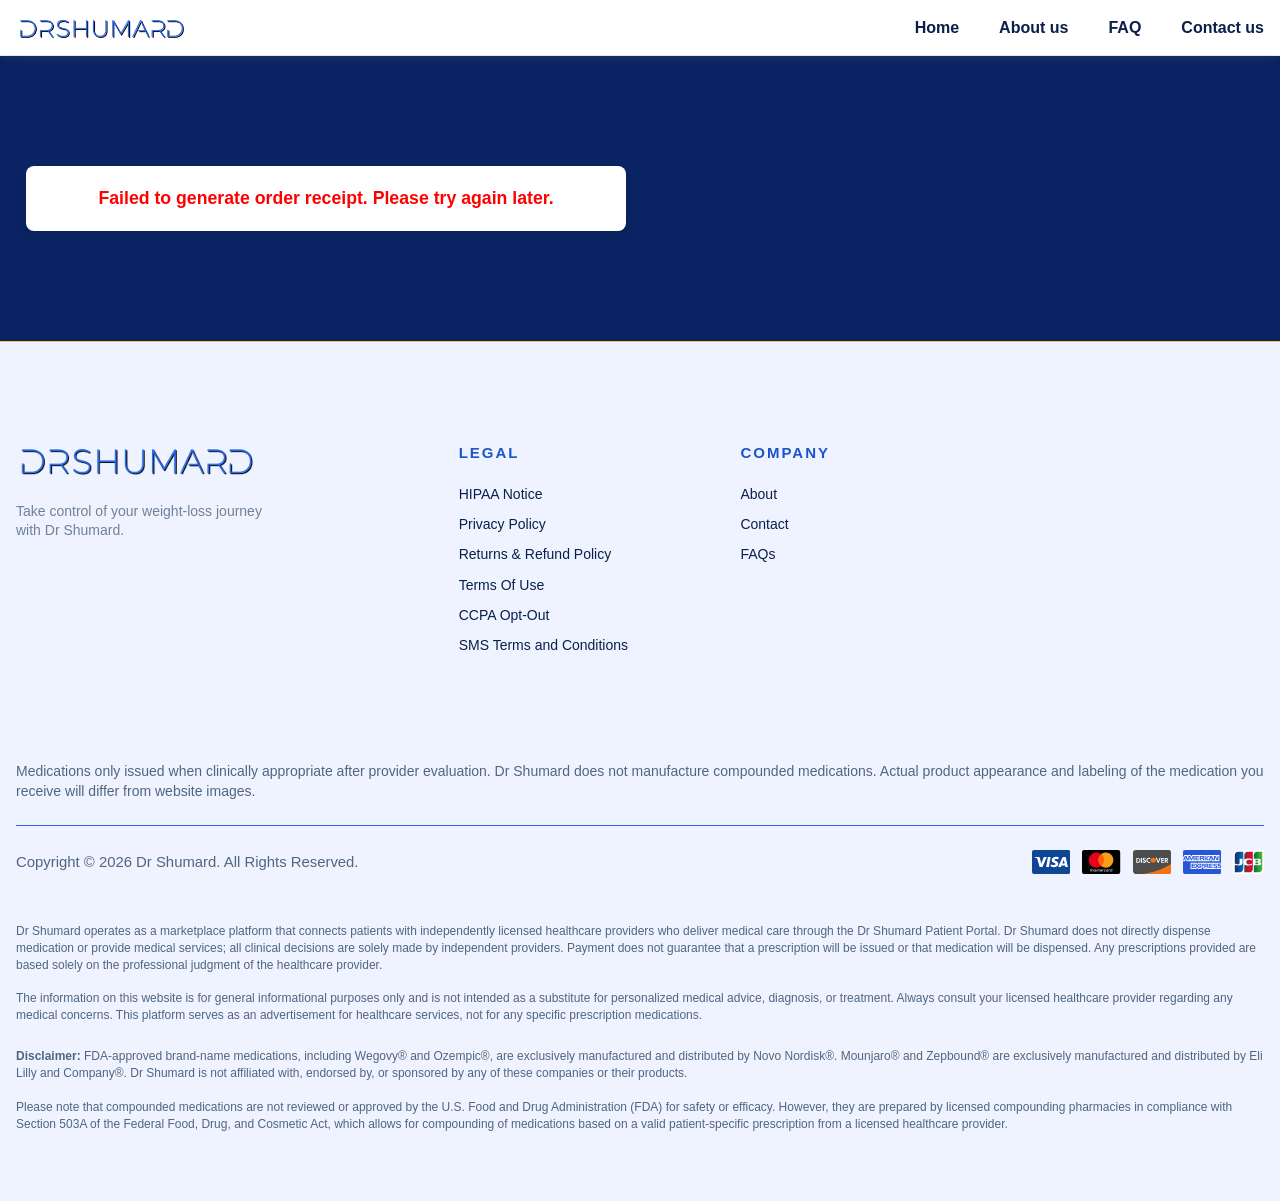
<file: order-receipt/index.html>
<!DOCTYPE html>
<html lang="en">
<head>
  <meta charset="UTF-8">
  <meta name="viewport" content="width=device-width, initial-scale=1">
  <title>Order Receipt – Dr Shumard</title>
  <link rel="canonical" href="https://drshumard.com/order-receipt/">
  <link rel="icon" href="/assets/img/favicon.svg" type="image/svg+xml">
  <meta name="theme-color" content="#256AF4">
  <meta name="robots" content="noindex">
  <link rel="preload" href="/assets/fonts/inter-var.woff2" as="font" type="font/woff2" crossorigin>
  <link rel="stylesheet" href="/assets/css/style.css">
  <!-- WhiteLabelMD intake + tracking scripts, carried over from the original site -->
  <script>
function checkDebug(){if(!1===window.be_quiet)return!0;if(!1===window.checkDebugValue)return!1;if(window.checkDebugValue)return!0;return"1"===new URLSearchParams(window.location.search).get("elog")?window.checkDebugValue=!0:window.checkDebugValue=!1,window.checkDebugValue}
        function elog(e,c){c?console.log(e):checkDebug()&&console.log(e)}
        function tracking_start() { 
           var reset = new URLSearchParams(window.location.search).get("_track_reset");
           if(reset == "1") {
              forceTrackingCookie("");
           }
        
        }
function setTrackId(e) {
	elog("****SET efcid:" + e,window.trackDebug);
    window.trackingInfo.unid = e;
    wlmdSetCookie("efcid", e, 7);
    window.trackingInfo.codeset = 1;
    wlmdSetCookie("wlmd_tracking_unid", e, 7);
    elog("****Finished set efcid:" + e, window.trackDebug);
}
function useTrackId(e) {
	elog("****USE efcid:" + e);
    window.trackingInfo.unid = e;
    //wlmdSetCookie("efcid", e);
    window.trackingInfo.codeset = 1;
    //wlmdSetCookie("wlmd_tracking_unid", e, 7);
    elog("****Finished set efcid:" + e);
}

window.trackDebug = false;
  </script>
  <script src="/wp-content/uploads/common/wlmd-intake-default.js"></script>
  <script>
    /* set sku here, if chosen */
    window.page_presets = { "productRequested": "" };
    window.page_presets["caller_page"] = urlNoHash();
    function checkoutTrackingString() { return ""; }
  </script>
</head>
<body>
  <a class="skip-link" href="#main">Skip to main content</a>
  <a class="skip-link" href="#footer">Skip to footer</a>
  <header class="site-header">
    <div class="section site-header__bar">
      <div class="container site-header__inner">
        <a class="site-logo" href="/"><img src="/assets/img/logo.png" width="600" height="89" alt="Dr Shumard" fetchpriority="high"></a>
        <nav class="site-nav" aria-label="Menu">
          <ul class="site-nav__items" id="site-menu">
          <li><a href="/">Home</a></li>
          <li><a href="/about/">About us</a></li>
          <li><a href="/faq/">FAQ</a></li>
          <li><a href="/contact-us/">Contact us</a></li>
          <!-- <li><a class="btn header-btn" href="https://drshumard.practicebetter.io/#/signin" target="_blank" rel="noopener">Log in</a></li> -->
          </ul>
          <button class="site-nav__toggle" type="button" aria-expanded="false" aria-controls="site-menu" aria-label="Open menu"><span class="site-nav__bars"><span></span></span></button>
        </nav>
      </div>
    </div>
  </header>
  <main id="main">
    <section class="section page-title">
      <div class="container">
        <div class="order-page__code">
<div id="invoice-container">
      <div class="invoice-heading">
        <h1>Invoice</h1>
        <p id="order-id">Order ID: N/A</p>
      </div>

      <div class="order-details" id="order-details"></div>

      <div class="billing-details" id="billing-details"></div>

      <div class="shipping-details" id="shipping-details"></div>

      <a class="return-to-store" href="#">Return to Store</a>
    </div>
    <script>
       window.directives = {"site_id":"412","config":{"id":"1","is_default":"1","s3_bucket_name":"static-v1-taylazhealth","cloudfront_distribution_id":"E3UDE6EC6F2N7G","default_checkout_args":"uniqueId={uniqueId}&product={product}&cdata={cdata}&rpage={rpage}","intake_js_include":"\/wp-content\/uploads\/common\/wlmd-intake-default.js","header_html":"<style>#intake_placement iframe {\n  min-width: 100% !important;\n}\n#myModal-mdl {\nz-index: 9999999999999999 !important;\n}\n<\/style><style>#intake_placement iframe {min-width: 100% !important;}<\/style><style>#intake_placement iframe {background-color: white !important;}<\/style><script>function checkoutTrackingString() {\n        var ret = \"\";\n        \n        return ret; \n    }<\/script><!-- no wlmd_cfg_tracking_args: \"\" -->","flag_track_ga_questions":"0","flag_record_wlmd_leads":"0","order_processing_url":"\/order-processing\/","receipt_url":"\/order-receipt\/","ga_setup_accounts":null,"fb_setup_accounts":null,"tracking_args":"","inserted":"2026-07-22 14:31:49","updated":"2026-07-22 14:31:49","notes":"Version  initial setup.","directives_id":"1","version":"DEFAULT","categories":{"contact_us":"4","weight_loss":"2","weight_loss_checkin":"3","weight_loss_order_first":"1"},"intake_acct_type":"jotform","site_id":"412"},"forms":[],"special_forms":{"fullbody":"262044438870964","idselfie":"262044649203958"},"checkouts":[]};

      document.addEventListener("DOMContentLoaded", async function () {
        await fetchAndDisplayReceipt();
      });

      async function fetchAndDisplayReceipt() {
        const apiResponse = await fetchData(); // Fetch data from the API
        console.log(apiResponse);
        if (!apiResponse || apiResponse.status !== "success") {
          displayErrorMessage(
            "Failed to generate order receipt. Please try again later."
          );
          return;
        }

        // Display the receipt using the retrieved data
        displayReceipt(apiResponse.data);
      }

      // BLOCKED FOR TESTING WITH MOCK DATA
      // UNBLOCK THIS WHEN USING AN API ROUTE

      async function fetchData() {
        // Extracting parameters from the URL
        const params = new URLSearchParams(window.location.search);
        const siteId = window.directives['site_id'];
         var orderId = params.get("order_id");
         var uniqueId = params.get("uniqueId");
         if(!orderId) {
            orderId = params.get("orderId");
         }
         if(!uniqueId) {
           uniqueId = params.get("unique_id");
         }
        const intake_op = params.get("intakeop");

        if (!siteId) {
          displayErrorMessage(
            "ERROR, SITE SETUP FAILURE. Please contact tech!"
          );
          return null;
        } else if(intake_op && uniqueId) {
            return await intakeOpView(siteId, intake_op, uniqueId);
            const apiUrl = `https://api.whitelabelmd.com/client/site/${siteId}/intake-op/${intake_op}/${uniqueId}`;          
        } else if (orderId && uniqueId) {
            return await orderReceiptView(siteId, orderId, uniqueId);
            const apiUrl = `https://api.whitelabelmd.com/client/site/${siteId}/receipt/${orderId}/${uniqueId}`;
         } else {
          displayErrorMessage("Sorry, this order could not be retrieved without more data.");
          return null;
        }
 
        console.log(apiUrl);
        try {
          const headers = {
            "Content-Type": "application/json",
          };

          const options = {
            method: "GET",
            headers: headers,
          };

          const response = await fetch(apiUrl, options);

          if (!response.ok) {
            throw new Error(`HTTP error! Status: ${response.status}`);
          }

          return await response.json();
        } catch (error) {
          console.error("Error:", error);
          displayErrorMessage(
            "Failed to generate order receipt. Please try again later."
          );
          return null;
        }
      }
function displayIntakeOp(order) {
        var orderDetailsDiv = document.getElementById("order-details");
        orderDetailsDiv.innerHTML = `<h2>IntakeOp Details</h2> 
        <div class="order-box">
          <span>Product</span>
          <span>Price</span>
        </div>`;

//        order.products.forEach((product) => {
//          var productHtml = `
//            <div class="order-box">
//              <span>${product.name}</span>
//              <span>$${product.price}</span>
//            </div>
//          `;
//          orderDetailsDiv.innerHTML += productHtml;
//        });
//
//        var totalRowHtml = `
//          <div class="total-row">
//            <span>Subtotal</span>
//            <span>$${order.totals_breakdown.subtotal || "N/A"}</span>
//          </div>
//          <div class="total-row">
//            <span>Coupon Discount</span>
//            <span>$${order.coupon_discount_amount || "N/A"}</span>
//          </div>
//          <div class="total-row">
//            <span>Tax</span>
//            <span>$${order.order_sales_tax_amount || "N/A"}</span>
//          </div>
//          <div class="total-row">
//            <span>Grand Total</span>
//            <span>USD $${order.order_total || "N/A"}</span>
//          </div>
//        `;
//        orderDetailsDiv.innerHTML += totalRowHtml;
          
      }
      
      function displayReceipt(order) {
        const params = new URLSearchParams(window.location.search);
        const siteId = window.directives['site_id'];
        var orderId = params.get("order_id");
        var uniqueId = params.get("uniqueId");
        if(!orderId) {
           orderId = params.get("orderId");
        }
        if(!uniqueId) {
           uniqueId = params.get("unique_id");
        }
        const intake_op = params.get("intakeop");
        if(intake_op && uniqueId) {
            return displayIntakeOp(order);
        }
        // Display order id
        displayOrderId(order);
        
        // Display order details
        displayOrderDetails(order);

        // Display billing details
        displayBillingDetails(order);

        // Display shipping details
        displayShippingDetails(order);
      }

      function displayErrorMessage(message) {
        var invoiceContainer = document.getElementById("invoice-container");
        invoiceContainer.innerHTML = `<div class="error-message">${message}</div>`;
      }

      function displayOrderId(order) {
        var orderIdPara = document.getElementById("order-id");
        // console.log(`${order.order_id}`);
        orderIdPara.innerHTML = `Order ID: ${order.order_id}`;
      }

      function displayOrderDetails(order) {
        var orderDetailsDiv = document.getElementById("order-details");
        orderDetailsDiv.innerHTML = `<h2>Order Details</h2> 
        <div class="order-box">
          <span>Product</span>
          <span>Price</span>
        </div>`;

        order.products.forEach((product) => {
          var productHtml = `
            <div class="order-box">
              <span>${product.name}</span>
              <span>$${product.price}</span>
            </div>
          `;
          orderDetailsDiv.innerHTML += productHtml;
        });

        var totalRowHtml = `
          <div class="total-row">
            <span>Subtotal</span>
            <span>$${order.totals_breakdown.subtotal || "N/A"}</span>
          </div>
          <div class="total-row">
            <span>Coupon Discount</span>
            <span>$${order.coupon_discount_amount || "N/A"}</span>
          </div>
          <div class="total-row">
            <span>Tax</span>
            <span>$${order.order_sales_tax_amount || "N/A"}</span>
          </div>
          <div class="total-row">
            <span>Grand Total</span>
            <span>USD $${order.order_total || "N/A"}</span>
          </div>
        `;
        orderDetailsDiv.innerHTML += totalRowHtml;
      }

      function displayBillingDetails(order) {
        var billingDetailsDiv = document.getElementById("billing-details");
        billingDetailsDiv.innerHTML = `<h2>Billing Details</h2>
          <p>Name: ${order.billing_first_name} ${order.billing_last_name}</p>
          <p>Address: ${order.billing_street_address} ${order.billing_street_address2}</p>
          <p>City, State, Zip: ${order.billing_city}, ${order.billing_state} ${order.billing_postcode}</p>
          <p>Country: ${order.billing_country}</p>`;
      }

      function displayShippingDetails(order) {
        var shippingDetailsDiv = document.getElementById("shipping-details");
        shippingDetailsDiv.innerHTML = `<h2>Shipping Details</h2>
          <p>Name: ${order.shipping_first_name} ${order.shipping_last_name}</p>
          <p>Address: ${order.shipping_street_address} ${order.shipping_street_address2}</p>
          <p>City, State, Zip: ${order.shipping_city}, ${order.shipping_state} ${order.shipping_postcode}</p>
          <p>Country: ${order.shipping_country}</p>`;
      }
    </script>    <style>
      body {
        font-family: "Arial", sans-serif;
        background-color: #f4f4f8;
        color: #333;
        margin: 0;
        padding: 0;
        display: flex;
        flex-direction: column;
        align-items: center;
        justify-content: center;
        min-height: 100vh;
      }

      #invoice-container {
        background-color: #fff;
        border-radius: 8px;
        box-shadow: 0 4px 8px rgba(0, 0, 0, 0.1);
        overflow: hidden;
        width: 80%;
        max-width: 600px;
        box-sizing: border-box;
        margin: 10px;
        padding: 20px;
      }

      .logo {
        width: 100%;
        max-width: 200px;
      }

      h1 {
        color: #ffffff;
        margin-bottom: 8px;
        margin-top: 8px;
      }

      h2 {
        margin-bottom: 0.8rem;
        margin-top: 0.8rem;
      }

      p {
        margin: 0;
        padding: 5px 0;
      }

      .invoice-heading {
        background-color: #6b613fa6;
        color: #fff;
        padding: 10px;
        border-radius: 4px;
        margin-bottom: 20px;
        text-align: center;
      }

      .order-box {
        display: flex;
        justify-content: space-between;
        padding-top: 10px;
        padding-bottom: 10px;
        border-bottom: 1px solid #ddd;
      }

      .order-box:last-child {
        border-bottom: none;
      }

      .total-row {
        display: flex;
        justify-content: space-between;
        margin-top: 20px;
        padding-top: 10px;
        border-top: 1px solid #ddd;
      }

      .return-to-store {
        display: block;
        margin-top: 20px;
        text-align: center;
        text-decoration: none;
        background-color: #6b613fa6;
        color: #fff;
        padding: 10px;
        border-radius: 4px;
      }

      @media screen and (max-width: 600px) {
        #invoice-container {
          width: 100%;
        }

        .logo {
          max-width: 75%;
        }
      }

      img {
        -webkit-filter: drop-shadow(1px 1px 0 black)
          drop-shadow(-1px -1px 0 rgba(255, 255, 255, 0.795));
        filter: drop-shadow(1px 1px 0 black)
          drop-shadow(-1px -1px 0 rgba(255, 255, 255, 0.795));
      }

      .error-message {
        color: #ff0000;
        text-align: center;
        font-weight: bold;
      }
    </style>
        </div>
      </div>
    </section>
  </main>
  <footer class="site-footer" id="footer">
    <div class="section site-footer__top">
      <div class="container site-footer__grid">
        <div class="block site-footer__brand">
          <a class="site-footer__logo" href="/"><img src="/assets/img/logo.png" width="600" height="89" alt="Dr Shumard" loading="lazy"></a>
          <div class="site-footer__tagline">Take control of your weight-loss journey with Dr Shumard.</div>
        </div>
        <div class="site-footer__columns">
          <div class="block footer-column">
            <div class="footer-column--title">Legal</div>
            <ul class="footer-column--menu">
              <li><a href="/hipaa/">HIPAA Notice</a></li>
              <li><a href="/privacy/">Privacy Policy</a></li>
              <li><a href="/returns-refund-policy/">Returns &amp; Refund Policy</a></li>
              <li><a href="/terms/">Terms Of Use</a></li>
              <li><a href="/ccpa/">CCPA Opt-Out</a></li>
              <li><a href="/sms-terms-and-conditions/">SMS Terms and Conditions</a></li>
            </ul>
          </div>
          <div class="block footer-column">
            <div class="footer-column--title">Company</div>
            <ul class="footer-column--menu footer-column--company">
              <li><a href="/about/">About</a></li>
              <li><a href="/contact-us/">Contact</a></li>
              <li><a href="/faq/">FAQs</a></li>
            </ul>
          </div>
        </div>
      </div>
    </div>
    <div class="section site-footer__bottom">
      <div class="container">
        <div class="site-footer__notice">Medications only issued when clinically appropriate after provider evaluation. Dr Shumard does not manufacture compounded medications. Actual product appearance and labeling of the medication you receive will differ from website images.</div>
        <hr class="site-footer__divider">
        <div class="block site-footer__row">
          <div class="site-footer__copyright">Copyright © 2026 Dr Shumard. All Rights Reserved.</div>
          <div class="site-footer__payments">
          <svg class="footer-pay-icon" role="img" aria-label="Visa" xmlns="http://www.w3.org/2000/svg" width="750" height="471" viewBox="0 0 750 471"><defs></defs><g stroke="none" stroke-width="1" fill="none" fill-rule="evenodd"><g fill-rule="nonzero"><rect fill="#0E4595" x="0" y="0" width="750" height="471" rx="40"></rect><polygon fill="#FFFFFF" points="278.1975 334.2275 311.5585 138.4655 364.9175 138.4655 331.5335 334.2275"></polygon><path d="M524.3075,142.6875 C513.7355,138.7215 497.1715,134.4655 476.4845,134.4655 C423.7605,134.4655 386.6205,161.0165 386.3045,199.0695 C386.0075,227.1985 412.8185,242.8905 433.0585,252.2545 C453.8275,261.8495 460.8105,267.9695 460.7115,276.5375 C460.5795,289.6595 444.1255,295.6545 428.7885,295.6545 C407.4315,295.6545 396.0855,292.6875 378.5625,285.3785 L371.6865,282.2665 L364.1975,326.0905 C376.6605,331.5545 399.7065,336.2895 423.6355,336.5345 C479.7245,336.5345 516.1365,310.2875 516.5505,269.6525 C516.7515,247.3835 502.5355,230.4355 471.7515,216.4645 C453.1005,207.4085 441.6785,201.3655 441.7995,192.1955 C441.7995,184.0585 451.4675,175.3575 472.3565,175.3575 C489.8055,175.0865 502.4445,178.8915 512.2925,182.8575 L517.0745,185.1165 L524.3075,142.6875" fill="#FFFFFF"></path><path d="M661.6145,138.4655 L620.3835,138.4655 C607.6105,138.4655 598.0525,141.9515 592.4425,154.6995 L513.1975,334.1025 L569.2285,334.1025 C569.2285,334.1025 578.3905,309.9805 580.4625,304.6845 C586.5855,304.6845 641.0165,304.7685 648.7985,304.7685 C650.3945,311.6215 655.2905,334.1025 655.2905,334.1025 L704.8025,334.1025 L661.6145,138.4655 Z M596.1975,264.8725 C600.6105,253.5935 617.4565,210.1495 617.4565,210.1495 C617.1415,210.6705 621.8365,198.8155 624.5315,191.4655 L628.1385,208.3435 C628.1385,208.3435 638.3555,255.0725 640.4905,264.8715 L596.1975,264.8715 L596.1975,264.8725 Z" fill="#FFFFFF"></path><path d="M 45.878906 138.46484 L 45.197266 142.53906 C 66.288263 147.64458 85.126465 155.03257 101.61914 164.22461 L 148.96484 333.91602 L 205.41992 333.84961 L 289.42383 138.46484 L 232.90234 138.46484 L 180.66211 271.96094 L 175.0957 244.83203 C 174.83824 244.00408 174.55942 243.17304 174.27344 242.3418 L 156.10742 154.99219 C 152.87742 142.59619 143.50892 138.89684 131.91992 138.46484 L 45.878906 138.46484 z " style="fill:#ffffff;fill-opacity:1"></path></g></g></svg>
          <svg class="footer-pay-icon" role="img" aria-label="Mastercard" xmlns="http://www.w3.org/2000/svg" width="750" height="471" viewBox="0 0 750 471"><defs></defs><g stroke="none" stroke-width="1" fill="none" fill-rule="evenodd"><g fill-rule="nonzero"><rect fill="#000000" x="0" y="0" width="750" height="471" rx="40"></rect><g transform="translate(133.000000, 48.000000)"><path d="M88.13,373.67 L88.13,348.82 C88.13,339.29 82.33,333.08 72.81,333.08 C67.81,333.08 62.46,334.74 58.73,340.08 C55.83,335.52 51.73,333.08 45.48,333.08 C40.7599149,332.876008 36.2525337,335.054575 33.48,338.88 L33.48,333.88 L25.61,333.88 L25.61,373.64 L33.48,373.64 L33.48,350.89 C33.48,343.89 37.62,340.54 43.42,340.54 C49.22,340.54 52.53,344.27 52.53,350.89 L52.53,373.67 L60.4,373.67 L60.4,350.89 C60.4,343.89 64.54,340.54 70.34,340.54 C76.14,340.54 79.45,344.27 79.45,350.89 L79.45,373.67 L88.13,373.67 Z M217.35,334.32 L202.85,334.32 L202.85,322.32 L195,322.32 L195,334.32 L186.72,334.32 L186.72,341.32 L195,341.32 L195,360 C195,369.11 198.31,374.5 208.25,374.5 C212.015784,374.421483 215.705651,373.426077 219,371.6 L216.51,364.6 C214.275685,365.996557 211.684475,366.715565 209.05,366.67 C204.91,366.67 202.84,364.18 202.84,360.04 L202.84,341 L217.34,341 L217.34,334.37 L217.35,334.32 Z M291.07,333.08 C286.709355,332.982846 282.618836,335.185726 280.3,338.88 L280.3,333.88 L272.43,333.88 L272.43,373.64 L280.3,373.64 L280.3,351.31 C280.3,344.68 283.61,340.54 289,340.54 C290.818809,340.613783 292.62352,340.892205 294.38,341.37 L296.87,333.91 C294.971013,333.43126 293.02704,333.153071 291.07,333.08 Z M179.66,337.22 C175.52,334.32 169.72,333.08 163.51,333.08 C153.57,333.08 147.36,337.64 147.36,345.51 C147.36,352.14 151.92,355.86 160.61,357.11 L164.75,357.52 C169.31,358.35 172.21,360.01 172.21,362.08 C172.21,364.98 168.9,367.08 162.68,367.08 C157.930627,367.177716 153.278889,365.724267 149.43,362.94 L145.29,369.15 C151.09,373.29 158.13,374.15 162.29,374.15 C173.89,374.15 180.1,368.77 180.1,361.31 C180.1,354.31 175.1,350.96 166.43,349.71 L162.29,349.3 C158.56,348.89 155.29,347.64 155.29,345.16 C155.29,342.26 158.6,340.16 163.16,340.16 C168.16,340.16 173.1,342.23 175.59,343.47 L179.66,337.22 Z M299.77,353.79 C299.77,365.79 307.64,374.5 320.48,374.5 C326.28,374.5 330.42,373.26 334.56,369.94 L330.42,363.73 C327.488758,366.10388 323.841703,367.41823 320.07,367.46 C313.07,367.46 307.64,362.08 307.64,354.21 C307.64,346.34 313,341 320.07,341 C323.841703,341.04177 327.488758,342.35612 330.42,344.73 L334.56,338.52 C330.42,335.21 326.28,333.96 320.48,333.96 C308.05,333.13 299.77,341.83 299.77,353.84 L299.77,353.79 Z M244.27,333.08 C232.67,333.08 224.8,341.36 224.8,353.79 C224.8,366.22 233.08,374.5 245.09,374.5 C250.932775,374.623408 256.638486,372.722682 261.24,369.12 L257.1,363.32 C253.772132,365.898743 249.708598,367.349004 245.5,367.46 C240.12,367.46 234.32,364.15 233.5,357.11 L262.91,357.11 L262.91,353.8 C262.91,341.37 255.45,333.09 244.27,333.09 L244.27,333.08 Z M243.86,340.54 C249.66,340.54 253.8,344.27 254.21,350.48 L232.68,350.48 C233.92,344.68 237.68,340.54 243.86,340.54 Z M136.59,353.79 L136.59,333.91 L128.72,333.91 L128.72,338.91 C125.82,335.18 121.72,333.11 115.88,333.11 C104.7,333.11 96.41,341.81 96.41,353.82 C96.41,365.83 104.69,374.53 115.88,374.53 C121.68,374.53 125.82,372.46 128.72,368.73 L128.72,373.73 L136.59,373.73 L136.59,353.79 Z M104.7,353.79 C104.7,346.33 109.26,340.54 117.13,340.54 C124.59,340.54 129.13,346.34 129.13,353.79 C129.13,361.66 124.13,367.04 117.13,367.04 C109.26,367.45 104.7,361.24 104.7,353.79 Z M410.78,333.08 C406.419355,332.982846 402.328836,335.185726 400.01,338.88 L400.01,333.88 L392.14,333.88 L392.14,373.64 L400,373.64 L400,351.31 C400,344.68 403.31,340.54 408.7,340.54 C410.518809,340.613783 412.32352,340.892205 414.08,341.37 L416.57,333.91 C414.671013,333.43126 412.72704,333.153071 410.77,333.08 L410.78,333.08 Z M380.13,353.79 L380.13,333.91 L372.26,333.91 L372.26,338.91 C369.36,335.18 365.26,333.11 359.42,333.11 C348.24,333.11 339.95,341.81 339.95,353.82 C339.95,365.83 348.23,374.53 359.42,374.53 C365.22,374.53 369.36,372.46 372.26,368.73 L372.26,373.73 L380.13,373.73 L380.13,353.79 Z M348.24,353.79 C348.24,346.33 352.8,340.54 360.67,340.54 C368.13,340.54 372.67,346.34 372.67,353.79 C372.67,361.66 367.67,367.04 360.67,367.04 C352.8,367.45 348.24,361.24 348.24,353.79 Z M460.07,353.79 L460.07,318.17 L452.2,318.17 L452.2,338.88 C449.3,335.15 445.2,333.08 439.36,333.08 C428.18,333.08 419.89,341.78 419.89,353.79 C419.89,365.8 428.17,374.5 439.36,374.5 C445.16,374.5 449.3,372.43 452.2,368.7 L452.2,373.7 L460.07,373.7 L460.07,353.79 Z M428.18,353.79 C428.18,346.33 432.74,340.54 440.61,340.54 C448.07,340.54 452.61,346.34 452.61,353.79 C452.61,361.66 447.61,367.04 440.61,367.04 C432.73,367.46 428.17,361.25 428.17,353.79 L428.18,353.79 Z" fill="#FFFFFF"></path><g><rect fill="#FF5F00" x="170.55" y="32.39" width="143.72" height="234.42"></rect><path d="M185.05,149.6 C185.05997,103.912554 205.96046,60.7376085 241.79,32.39 C180.662018,-15.6713968 92.8620037,-8.68523415 40.103462,48.4380037 C-12.6550796,105.561241 -12.6550796,193.638759 40.103462,250.761996 C92.8620037,307.885234 180.662018,314.871397 241.79,266.81 C205.96046,238.462391 185.05997,195.287446 185.05,149.6 Z" fill="#EB001B"></path><path d="M483.26,149.6 C483.30134,206.646679 450.756789,258.706022 399.455617,283.656273 C348.154445,308.606523 287.109181,302.064451 242.26,266.81 C278.098424,238.46936 299.001593,195.290092 299.001593,149.6 C299.001593,103.909908 278.098424,60.7306402 242.26,32.39 C287.109181,-2.86445052 348.154445,-9.40652324 399.455617,15.5437274 C450.756789,40.493978 483.30134,92.5533211 483.26,149.6 Z" fill="#F79E1B"></path></g></g></g></g></svg>
          <svg class="footer-pay-icon" role="img" aria-label="Discover" xmlns="http://www.w3.org/2000/svg" width="750" height="471" viewBox="0 0 750 471"><defs></defs><g stroke="none" stroke-width="1" fill="none" fill-rule="evenodd"><g fill-rule="nonzero"><path d="M52.8771038,0 C23.6793894,0 -4.55476115e-15,23.1545612 0,51.7102589 L0,419.289737 C0,447.850829 23.671801,471 52.8771038,471 L697.122894,471 C726.320615,471 750,447.845433 750,419.289737 L750,252.475404 L750,51.7102589 C750,23.1491677 726.328202,-4.4533018e-15 697.122894,0 L52.8771038,0 Z" fill="#4D4D4D"></path><path d="M314.569558,152.198414 C323.06625,152.198414 330.192577,153.9309 338.865308,158.110254 L338.865308,180.197198 C330.650269,172.563549 323.523875,169.368926 314.100058,169.368926 C295.577115,169.368926 281.009615,183.944539 281.009615,202.424438 C281.009615,221.911997 295.126279,235.620254 315.018404,235.620254 C323.972798,235.620254 330.967135,232.591128 338.865308,225.080186 L338.865308,247.178497 C329.883538,251.197965 322.604577,252.785079 314.100058,252.785079 C284.025202,252.785079 260.655798,230.849701 260.655798,202.560947 C260.655798,174.577103 284.647269,152.198414 314.569558,152.198414 Z M221.191404,152.807038 C232.293048,152.807038 242.451462,156.418802 250.944635,163.479831 L240.609981,176.340655 C235.465019,170.859895 230.599394,168.547945 224.682615,168.547945 C216.169885,168.547936 209.970327,173.154235 209.970327,179.215049 C209.970327,184.413218 213.450798,187.164422 225.302356,191.332621 C247.768529,199.141028 254.426462,206.064868 254.426462,221.354473 C254.426462,239.986821 240.026981,252.955721 219.503077,252.955721 C204.47426,252.955721 193.548154,247.330452 184.44824,234.636213 L197.205529,222.956624 C201.754702,231.315341 209.342452,235.792799 218.763144,235.792799 C227.573971,235.792799 234.097058,230.014421 234.097058,222.217168 C234.097058,218.175392 232.121269,214.709536 228.175702,212.259183 C226.189231,211.099073 222.254519,209.369382 214.522615,206.777734 C195.973058,200.43062 189.609,193.646221 189.609,180.386799 C189.609,164.636126 203.275981,152.807038 221.191404,152.807038 Z M446.886269,154.485036 L468.460788,154.485036 L495.464615,219.130417 L522.815885,154.485036 L544.22701,154.485036 L500.482644,253.198414 L489.855019,253.198414 L446.886269,154.485036 Z M64.8212135,154.632923 L93.811974,154.632923 C125.842394,154.632923 148.170827,174.418596 148.170827,202.822609 C148.170827,216.985567 141.340038,230.679389 129.788913,239.766893 C120.068962,247.437722 108.994192,250.877669 93.6598558,250.877669 L64.8212135,250.877669 L64.8212135,154.632923 Z M157.25849,154.632923 L177.009462,154.632923 L177.009462,250.877669 L157.25849,250.877669 L157.25849,154.632923 Z M553.156923,154.632923 L609.168423,154.632923 L609.168423,170.940741 L572.892875,170.940741 L572.892875,192.303392 L607.831279,192.303392 L607.831279,208.603619 L572.892875,208.603619 L572.892875,234.583122 L609.168423,234.583122 L609.168423,250.877669 L553.156923,250.877669 L553.156923,154.632923 Z M622.250596,154.632923 L651.534327,154.632923 C674.313452,154.632923 687.366663,165.030007 687.366663,183.048838 C687.366663,197.784414 679.179923,207.454847 664.302885,210.332805 L696.176385,250.877669 L671.888144,250.877669 L644.551904,212.213673 L641.977163,212.213673 L641.977163,250.877669 L622.250596,250.877669 L622.250596,154.632923 Z M641.977163,169.791736 L641.977163,198.939525 L647.748269,198.939525 C660.360308,198.939525 667.044769,193.734406 667.044769,184.05942 C667.044769,174.693052 660.359106,169.791736 648.060019,169.791736 L641.977163,169.791736 Z M84.5571663,170.940741 L84.5571663,234.583122 L89.8568962,234.583122 C102.619538,234.583122 110.679663,232.259105 116.885144,226.934514 C123.71575,221.152572 127.824519,211.920423 127.824519,202.684197 C127.824519,193.462833 123.71575,184.505917 116.885144,178.723975 C110.361615,173.113074 102.619538,170.940741 89.8568962,170.940741 L84.5571663,170.940741 Z" fill="#FFFFFF"></path><path d="M399.164288,151.559424 C428.914452,151.559424 453.031096,173.727429 453.031096,201.112187 L453.031096,201.143399 C453.031096,228.528147 428.914452,250.727374 399.164288,250.727374 C369.414125,250.727374 345.297481,228.528147 345.297481,201.143399 L345.297481,201.112187 C345.297481,173.727429 369.414125,151.559424 399.164288,151.559424 Z M749.982612,271.093939 C724.934651,288.327133 537.408564,411.490963 212.719237,470.985071 L697.105507,470.985071 C726.303228,470.985071 749.982612,447.830504 749.982612,419.274807 L749.982612,271.093939 Z" fill="#F47216"></path></g></g></svg>
          <svg class="footer-pay-icon" role="img" aria-label="American Express" xmlns="http://www.w3.org/2000/svg" width="750" height="471" viewBox="0 0 750 471"><defs></defs><g stroke="none" stroke-width="1" fill="none" fill-rule="evenodd"><g fill-rule="nonzero"><rect fill="#2557D6" x="0" y="0" width="750" height="471" rx="40"></rect><path d="M0.002688,221.18508 L36.026849,221.18508 L44.149579,201.67506 L62.334596,201.67506 L70.436042,221.18508 L141.31637,221.18508 L141.31637,206.26909 L147.64322,221.24866 L184.43894,221.24866 L190.76579,206.04654 L190.76579,221.18508 L366.91701,221.18508 L366.83451,189.15941 L370.2427,189.15941 C372.62924,189.24161 373.3263,189.46144 373.3263,193.38516 L373.3263,221.18508 L464.43232,221.18508 L464.43232,213.72973 C471.78082,217.6508 483.21064,221.18508 498.25086,221.18508 L536.57908,221.18508 L544.78163,201.67506 L562.96664,201.67506 L570.98828,221.18508 L644.84844,221.18508 L644.84844,202.65269 L656.0335,221.18508 L715.22061,221.18508 L715.22061,98.67789 L656.64543,98.67789 L656.64543,113.14614 L648.44288,98.67789 L588.33787,98.67789 L588.33787,113.14614 L580.80579,98.67789 L499.61839,98.67789 C486.02818,98.67789 474.08221,100.5669 464.43232,105.83121 L464.43232,98.67789 L408.40596,98.67789 L408.40596,105.83121 C402.26536,100.40529 393.89786,98.67789 384.59383,98.67789 L179.90796,98.67789 L166.17407,130.3194 L152.07037,98.67789 L87.59937,98.67789 L87.59937,113.14614 L80.516924,98.67789 L25.533518,98.67789 L-2.99999999e-06,156.92445 L-2.99999999e-06,221.18508 L0.002597,221.18508 L0.002688,221.18508 Z M227.39957,203.51436 L205.78472,203.51436 L205.70492,134.72064 L175.13228,203.51436 L156.62,203.51436 L125.96754,134.6597 L125.96754,203.51436 L83.084427,203.51436 L74.982981,183.92222 L31.083524,183.92222 L22.8996,203.51436 L4.7e-05,203.51436 L37.756241,115.67692 L69.08183,115.67692 L104.94103,198.84086 L104.94103,115.67692 L139.35289,115.67692 L166.94569,175.26406 L192.29297,115.67692 L227.39657,115.67692 L227.39657,203.51436 L227.39957,203.51436 Z M67.777214,165.69287 L53.346265,130.67606 L38.997794,165.69287 L67.777214,165.69287 Z M313.41947,203.51436 L242.98611,203.51436 L242.98611,115.67692 L313.41947,115.67692 L313.41947,133.96821 L264.07116,133.96821 L264.07116,149.8009 L312.23551,149.8009 L312.23551,167.80606 L264.07116,167.80606 L264.07116,185.34759 L313.41947,185.34759 L313.41947,203.51436 Z M412.67528,139.33321 C412.67528,153.33782 403.28877,160.57326 397.81863,162.74575 C402.43206,164.49434 406.37237,167.58351 408.24808,170.14281 C411.22525,174.51164 411.73875,178.41416 411.73875,186.25897 L411.73875,203.51436 L390.47278,203.51436 L390.39298,192.43732 C390.39298,187.1518 390.90115,179.55074 387.0646,175.32499 C383.98366,172.23581 379.28774,171.56552 371.69714,171.56552 L349.06363,171.56552 L349.06363,203.51436 L327.98125,203.51436 L327.98125,115.67692 L376.47552,115.67692 C387.25084,115.67692 395.18999,115.9604 402.00639,119.88413 C408.67644,123.80786 412.67529,129.53581 412.67529,139.33321 L412.67528,139.33321 Z M386.02277,152.37632 C383.1254,154.12756 379.69859,154.18584 375.59333,154.18584 L349.97998,154.18584 L349.97998,134.67583 L375.94186,134.67583 C379.61611,134.67583 383.44999,134.8401 385.94029,136.26016 C388.67536,137.53981 390.36749,140.26337 390.36749,144.02548 C390.36749,147.86443 388.75784,150.95361 386.02277,152.37632 Z M446.48908,203.51436 L424.97569,203.51436 L424.97569,115.67692 L446.48908,115.67692 L446.48908,203.51436 Z M696.22856,203.51436 L666.35032,203.51436 L626.38585,137.58727 L626.38585,203.51436 L583.44687,203.51436 L575.24166,183.92222 L531.44331,183.92222 L523.48287,203.51436 L498.81137,203.51436 C488.56284,203.51436 475.58722,201.25709 468.23872,193.79909 C460.82903,186.3411 456.97386,176.23903 456.97386,160.26593 C456.97386,147.23895 459.27791,135.33 468.33983,125.91941 C475.15621,118.90916 485.83044,115.67692 500.35982,115.67692 L520.77174,115.67692 L520.77174,134.49809 L500.78818,134.49809 C493.0938,134.49809 488.74909,135.63733 484.564,139.70147 C480.96957,143.4 478.50322,150.39171 478.50322,159.59829 C478.50322,169.00887 480.38158,175.79393 484.30061,180.22633 C487.5465,183.70232 493.445,184.75677 498.99495,184.75677 L508.46393,184.75677 L538.17987,115.67957 L569.77152,115.67957 L605.46843,198.76138 L605.46843,115.67957 L637.5709,115.67957 L674.6327,176.85368 L674.6327,115.67957 L696.22856,115.67957 L696.22856,203.51436 Z M568.07051,165.69287 L553.47993,130.67606 L538.96916,165.69287 L568.07051,165.69287 Z" fill="#FFFFFF"></path><path d="M749.95644,343.76716 C744.83485,351.22516 734.85504,355.00582 721.34464,355.00582 L680.62723,355.00582 L680.62723,336.1661 L721.17969,336.1661 C725.20248,336.1661 728.01736,335.63887 729.71215,333.99096 C731.18079,332.63183 732.2051,330.65804 732.2051,328.26036 C732.2051,325.70107 731.18079,323.66899 729.62967,322.45028 C728.09984,321.10969 725.87294,320.50033 722.20135,320.50033 C702.40402,319.83005 677.70592,321.10969 677.70592,293.30714 C677.70592,280.56363 685.83131,267.14983 707.95664,267.14983 L749.95379,267.14983 L749.95644,249.66925 L710.93382,249.66925 C699.15812,249.66925 690.60438,252.47759 684.54626,256.84375 L684.54626,249.66925 L626.83044,249.66925 C617.60091,249.66925 606.76706,251.94771 601.64279,256.84375 L601.64279,249.66925 L498.57751,249.66925 L498.57751,256.84375 C490.37496,250.95154 476.53466,249.66925 470.14663,249.66925 L402.16366,249.66925 L402.16366,256.84375 C395.67452,250.58593 381.24357,249.66925 372.44772,249.66925 L296.3633,249.66925 L278.95252,268.43213 L262.64586,249.66925 L148.99149,249.66925 L148.99149,372.26121 L260.50676,372.26121 L278.447,353.20159 L295.34697,372.26121 L364.08554,372.32211 L364.08554,343.48364 L370.84339,343.48364 C379.96384,343.62405 390.72054,343.25845 400.21079,339.17311 L400.21079,372.25852 L456.90762,372.25852 L456.90762,340.30704 L459.64268,340.30704 C463.13336,340.30704 463.47657,340.45011 463.47657,343.92344 L463.47657,372.25587 L635.71144,372.25587 C646.64639,372.25587 658.07621,369.46873 664.40571,364.41107 L664.40571,372.25587 L719.03792,372.25587 C730.40656,372.25587 741.50913,370.66889 749.95644,366.60475 L749.95644,343.76712 L749.95644,343.76716 Z M408.45301,296.61266 C408.45301,321.01872 390.16689,326.05784 371.7371,326.05784 L345.42935,326.05784 L345.42935,355.52685 L304.44855,355.52685 L278.48667,326.44199 L251.5058,355.52685 L167.9904,355.52685 L167.9904,267.66822 L252.79086,267.66822 L278.73144,296.46694 L305.55002,267.66822 L372.92106,267.66822 C389.6534,267.66822 408.45301,272.28078 408.45301,296.61266 Z M240.82781,337.04655 L188.9892,337.04655 L188.9892,319.56596 L235.27785,319.56596 L235.27785,301.64028 L188.9892,301.64028 L188.9892,285.66718 L241.84947,285.66718 L264.91132,311.27077 L240.82781,337.04655 Z M324.3545,347.10668 L291.9833,311.3189 L324.3545,276.6677 L324.3545,347.10668 Z M372.2272,308.04117 L344.98027,308.04117 L344.98027,285.66718 L372.47197,285.66718 C380.08388,285.66718 385.36777,288.75636 385.36777,296.43956 C385.36777,304.03796 380.32865,308.04117 372.2272,308.04117 Z M514.97053,267.66815 L585.34004,267.66815 L585.34004,285.83764 L535.96778,285.83764 L535.96778,301.81074 L584.1348,301.81074 L584.1348,319.73642 L535.96778,319.73642 L535.96778,337.21701 L585.34004,337.29641 L585.34004,355.52678 L514.97053,355.52678 L514.97053,267.66815 Z M487.91724,314.6973 C492.61049,316.42205 496.44703,319.51387 498.24559,322.07317 C501.22276,326.36251 501.65378,330.36571 501.73891,338.10985 L501.73891,355.52685 L480.5714,355.52685 L480.5714,344.53458 C480.5714,339.24908 481.08223,331.42282 477.1632,327.33748 C474.08226,324.19002 469.38635,323.4376 461.69463,323.4376 L439.16223,323.4376 L439.16223,355.52685 L417.97609,355.52685 L417.97609,267.66822 L466.65393,267.66822 C477.32816,267.66822 485.10236,268.13716 492.02251,271.81449 C498.6766,275.8177 502.86168,281.30191 502.86168,291.3245 C502.85868,305.34765 493.46719,312.50362 487.91724,314.6973 Z M475.99899,303.59022 C473.17879,305.25668 469.69077,305.39975 465.58817,305.39975 L439.97483,305.39975 L439.97483,285.66718 L465.9367,285.66718 C469.69077,285.66718 473.4475,285.74658 475.99899,287.25416 C478.7314,288.67687 480.36499,291.39779 480.36499,295.15725 C480.36499,298.91672 478.7314,301.94496 475.99899,303.59022 Z M666.33539,309.1866 C670.44067,313.41766 672.64095,318.7588 672.64095,327.80112 C672.64095,346.70178 660.78278,355.5242 639.51948,355.5242 L598.45353,355.5242 L598.45353,336.68449 L639.35453,336.68449 C643.35337,336.68449 646.18954,336.15726 647.9668,334.50934 C649.41681,333.15021 650.45709,331.17643 650.45709,328.77875 C650.45709,326.21944 649.33167,324.18738 647.88433,322.96866 C646.27201,321.62807 644.04778,321.01872 640.37619,321.01872 C620.65868,320.34843 595.9659,321.62807 595.9659,293.82551 C595.9659,281.08201 604.00615,267.66822 626.11019,267.66822 L668.37872,267.66822 L668.37872,286.36752 L629.70196,286.36752 C625.86809,286.36752 623.37512,286.51059 621.25464,287.9545 C618.94527,289.37721 618.08856,291.48876 618.08856,294.2759 C618.08856,297.59028 620.04941,299.8449 622.702,300.81987 C624.92624,301.59084 627.31543,301.81603 630.9072,301.81603 L642.25722,302.12071 C653.703,302.39889 661.55967,304.37003 666.33539,309.1866 Z M750,285.66718 L711.57335,285.66718 C707.7368,285.66718 705.18797,285.81025 703.04088,287.25416 C700.81665,288.67687 699.95995,290.78843 699.95995,293.57558 C699.95995,296.88994 701.83831,299.14456 704.57071,300.11953 C706.79495,300.8905 709.18415,301.1157 712.6961,301.1157 L724.12327,301.42038 C735.65419,301.70387 743.35123,303.67765 748.04448,308.49157 C748.89852,309.16186 749.41202,309.91428 750,310.6667 L750,285.66718 Z" fill="#FFFFFF"></path></g></g></svg>
          <svg class="footer-pay-icon" role="img" aria-label="JCB" xmlns="http://www.w3.org/2000/svg" height="231.511" width="300" viewBox="0 0 300.00001 231.511" y="0px" x="0px"><defs></defs><style type="text/css"> .st0{fill:#FFFFFF;} .st1{fill:url(#SVGID_1_);} .st2{fill:url(#SVGID_2_);} .st3{fill:url(#SVGID_3_);} .st4{fill:url(#SVGID_4_);} .st5{fill:url(#SVGID_5_);} </style><g transform="translate(-9.4000001,96.810998)"><g transform="matrix(1.8215159,0,0,1.8215159,-8.5437653,-109.83667)"><path style="fill:#ffffff" d="m 174,108.3 c 0,14 -11.4,25.4 -25.4,25.4 l -138.2,0 0,-100.6 c 0,-14 11.4,-25.4 25.4,-25.4 l 138.2,0 0,100.6 z" class="st0"></path><g><lineargradient gradienttransform="matrix(1.125,0,0,1.125,-11.9755,-13.8615)" y2="81.398598" x2="157.3299" y1="81.398598" x1="117.3856" gradientunits="userSpaceOnUse" id="SVGID_1_"><stop style="stop-color:#007940" offset="0"></stop><stop style="stop-color:#00873F" offset="0.2285"></stop><stop style="stop-color:#40A737" offset="0.7433"></stop><stop style="stop-color:#5CB531" offset="1"></stop></lineargradient><path style="fill:url(#SVGID_1_)" d="m 129,82.5 10.5,0 c 0.3,0 1,-0.1 1.3,-0.1 2,-0.4 3.7,-2.2 3.7,-4.7 0,-2.4 -1.7,-4.2 -3.7,-4.7 -0.3,-0.1 -0.9,-0.1 -1.3,-0.1 l -10.5,0 0,9.6 z" class="st1"></path><lineargradient gradienttransform="matrix(1.125,0,0,1.125,-11.9755,-13.8615)" y2="75.171402" x2="157.3318" y1="75.171402" x1="117.3844" gradientunits="userSpaceOnUse" id="SVGID_2_"><stop style="stop-color:#007940" offset="0"></stop><stop style="stop-color:#00873F" offset="0.2285"></stop><stop style="stop-color:#40A737" offset="0.7433"></stop><stop style="stop-color:#5CB531" offset="1"></stop></lineargradient><path style="fill:url(#SVGID_2_)" d="m 138.3,16.2 c -10,0 -18.2,8.1 -18.2,18.2 l 0,18.9 25.7,0 c 0.6,0 1.3,0 1.8,0.1 5.8,0.3 10.1,3.3 10.1,8.5 0,4.1 -2.9,7.6 -8.3,8.3 l 0,0.2 c 5.9,0.4 10.4,3.7 10.4,8.8 0,5.5 -5,9.1 -11.6,9.1 l -28.2,0 0,37 26.7,0 c 10,0 18.2,-8.1 18.2,-18.2 l 0,-90.9 -26.6,0 z" class="st2"></path><lineargradient gradienttransform="matrix(1.125,0,0,1.125,-11.9755,-13.8615)" y2="68.399101" x2="157.33051" y1="68.399101" x1="117.3846" gradientunits="userSpaceOnUse" id="SVGID_3_"><stop style="stop-color:#007940" offset="0"></stop><stop style="stop-color:#00873F" offset="0.2285"></stop><stop style="stop-color:#40A737" offset="0.7433"></stop><stop style="stop-color:#5CB531" offset="1"></stop></lineargradient><path style="fill:url(#SVGID_3_)" d="m 143.2,63.1 c 0,-2.4 -1.7,-4 -3.7,-4.3 -0.2,0 -0.7,-0.1 -1,-0.1 l -9.5,0 0,8.8 9.5,0 c 0.3,0 0.9,0 1,-0.1 2,-0.3 3.7,-1.9 3.7,-4.3 z" class="st3"></path></g><lineargradient gradienttransform="matrix(1.125,0,0,1.125,-11.9755,-13.8615)" y2="75.171402" x2="68.522102" y1="75.171402" x1="27.9594" gradientunits="userSpaceOnUse" id="SVGID_4_"><stop style="stop-color:#1F286F" offset="0"></stop><stop style="stop-color:#004E94" offset="0.4751"></stop><stop style="stop-color:#0066B1" offset="0.8261"></stop><stop style="stop-color:#006FBC" offset="1"></stop></lineargradient><path style="fill:url(#SVGID_4_)" d="m 37.7,16.2 c -10,0 -18.2,8.1 -18.2,18.2 l 0,44.9 c 5.1,2.5 10.4,4.1 15.7,4.1 6.3,0 9.7,-3.8 9.7,-9 l 0,-21.2 15.6,0 0,21.1 c 0,8.2 -5.1,14.9 -22.4,14.9 -10.5,0 -18.7,-2.3 -18.7,-2.3 l 0,38.3 26.7,0 c 10,0 18.2,-8.1 18.2,-18.2 l 0,-90.8 -26.6,0 z" class="st4"></path><lineargradient gradienttransform="matrix(1.125,0,0,1.125,-11.9755,-13.8615)" y2="75.171402" x2="111.8553" y1="75.171402" x1="72.459503" gradientunits="userSpaceOnUse" id="SVGID_5_"><stop style="stop-color:#6C2C2F" offset="0"></stop><stop style="stop-color:#882730" offset="0.1735"></stop><stop style="stop-color:#BE1833" offset="0.5731"></stop><stop style="stop-color:#DC0436" offset="0.8585"></stop><stop style="stop-color:#E60039" offset="1"></stop></lineargradient><path style="fill:url(#SVGID_5_)" d="m 88,16.2 c -10,0 -18.2,8.1 -18.2,18.2 l 0,23.8 c 4.6,-3.9 12.6,-6.4 25.5,-5.8 6.9,0.3 14.3,2.2 14.3,2.2 l 0,7.7 c -3.7,-1.9 -8.1,-3.6 -13.8,-4 -9.8,-0.7 -15.7,4.1 -15.7,12.5 0,8.5 5.9,13.3 15.7,12.5 5.7,-0.4 10.1,-2.2 13.8,-4 l 0,7.7 c 0,0 -7.3,1.9 -14.3,2.2 -12.9,0.6 -20.9,-1.9 -25.5,-5.8 l 0,42 26.7,0 c 10,0 18.2,-8.1 18.2,-18.2 l 0,-91 -26.7,0 z" class="st5"></path></g><g></g></g></svg>
          </div>
        </div>
      </div>
      <div class="container">
        <div class="site-footer__legal">
<p>Dr Shumard operates as a marketplace platform that connects patients with independently licensed healthcare providers who deliver medical care through the Dr Shumard Patient Portal. Dr Shumard does not directly dispense medication or provide medical services; all clinical decisions are solely made by independent providers. Payment does not guarantee that a prescription will be issued or that medication will be dispensed. Any prescriptions provided are based solely on the professional judgment of the healthcare provider.<br><br>The information on this website is for general informational purposes only and is not intended as a substitute for personalized medical advice, diagnosis, or treatment. Always consult your licensed healthcare provider regarding any medical concerns. This platform serves as an advertisement for healthcare services, not for any specific prescription medications.</p>
<p><b>Disclaimer:</b> FDA-approved brand-name medications, including Wegovy® and Ozempic®, are exclusively manufactured and distributed by Novo Nordisk®. Mounjaro® and Zepbound® are exclusively manufactured and distributed by Eli Lilly and Company®. Dr Shumard is not affiliated with, endorsed by, or sponsored by any of these companies or their products.<br><br>Please note that compounded medications are not reviewed or approved by the U.S. Food and Drug Administration (FDA) for safety or efficacy. However, they are prepared by licensed compounding pharmacies in compliance with Section 503A of the Federal Food, Drug, and Cosmetic Act, which allows for compounding of medications based on a valid patient-specific prescription from a licensed healthcare provider.</p>
        </div>
      </div>
    </div>
  </footer>
  <script src="/assets/js/main.js" defer></script>
<!-- Begin snippet by: wlmdFooterSnippet -->
  <!-- NOTE no directives: ga_setup_accounts -->
<!-- NOTE no directives: fb_setup_accounts -->

<script>
function awaitCTO() {
  if(typeof clickTrackingOperations === "function") {
     return clickTrackingOperations();
  }
  
  setTimeout(awaitCTO,300);
}
awaitCTO();
if(document.getElementById("myBtn-mdl")) {
    document.getElementById("myBtn-mdl").onclick = function () {
        showIntakeForm();
        //document.getElementById("intake_form_area").style.display="block";
    };
}
try {
  myCloseActions();
} catch(e) {
    // console.log(e.message);
}
</script>    
<!-- * End snippet by: wlmdFooterSnippet -->
</body>
</html>
</file>
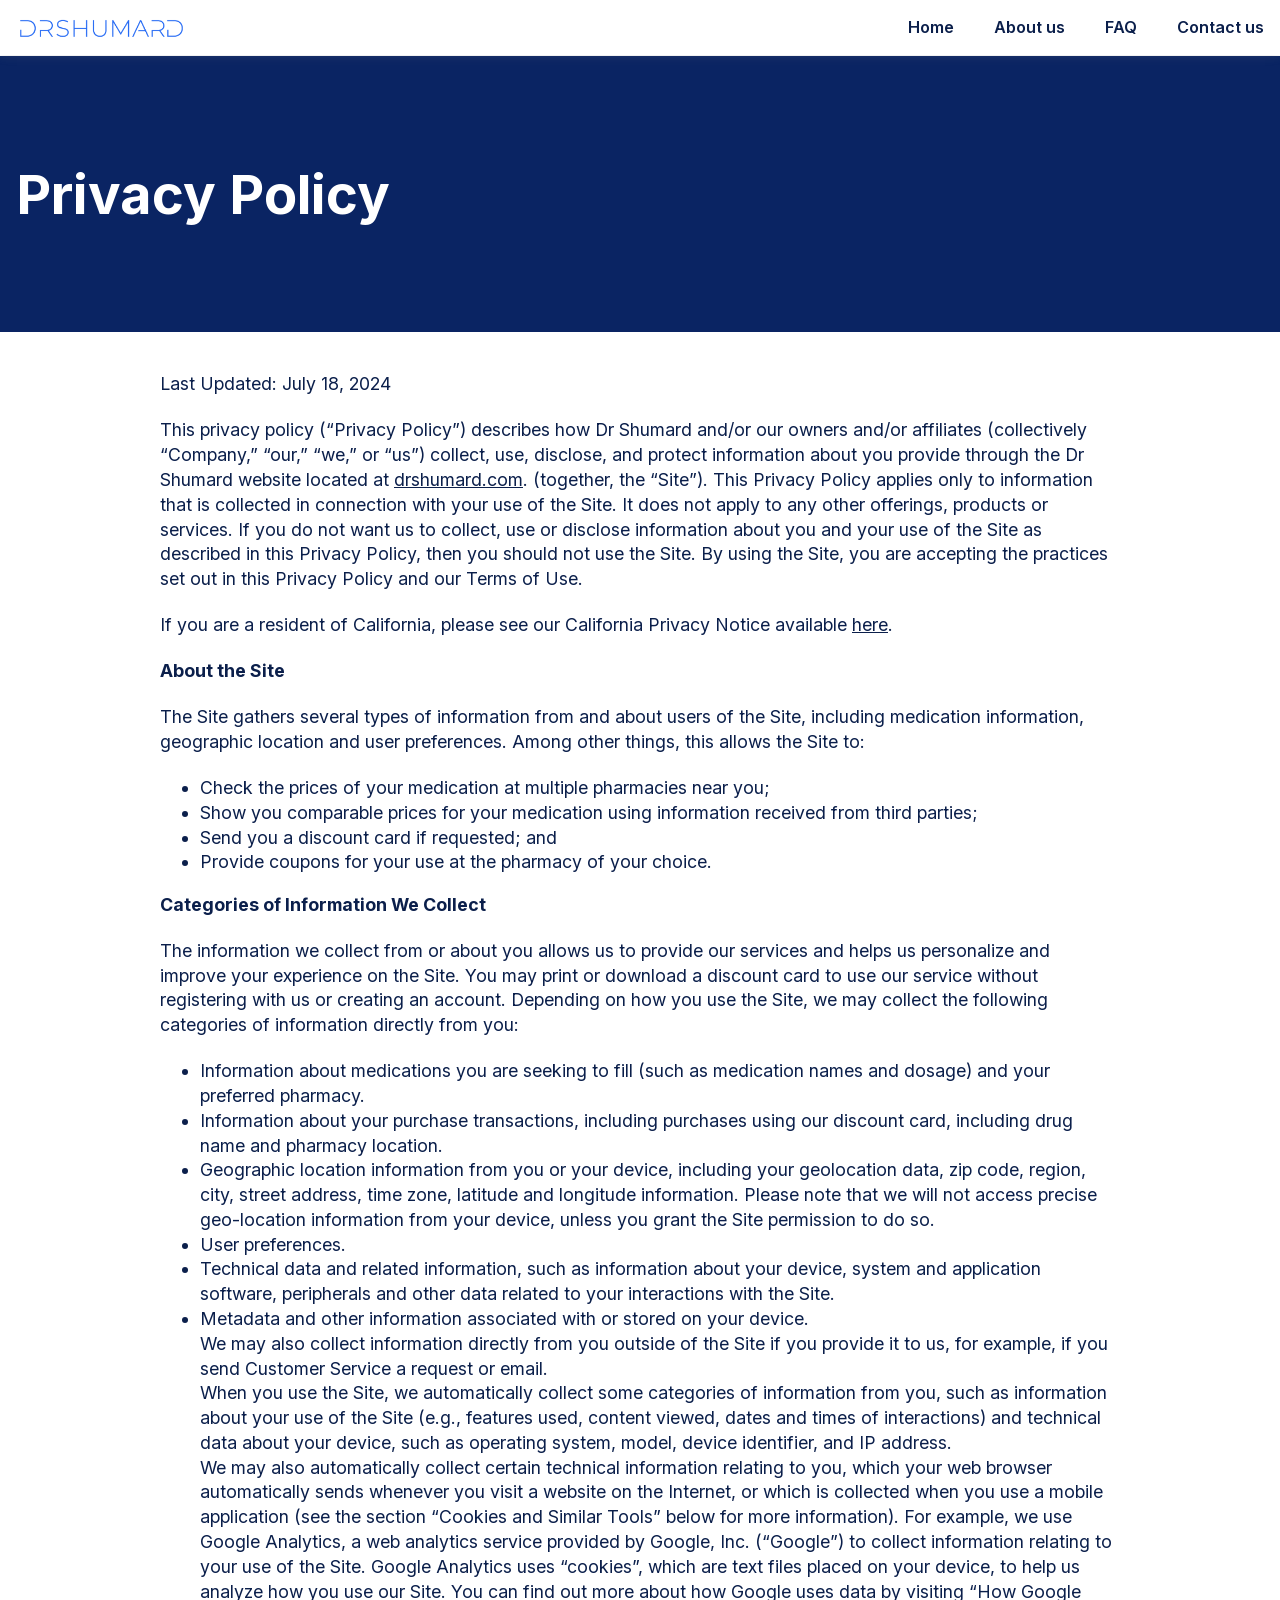
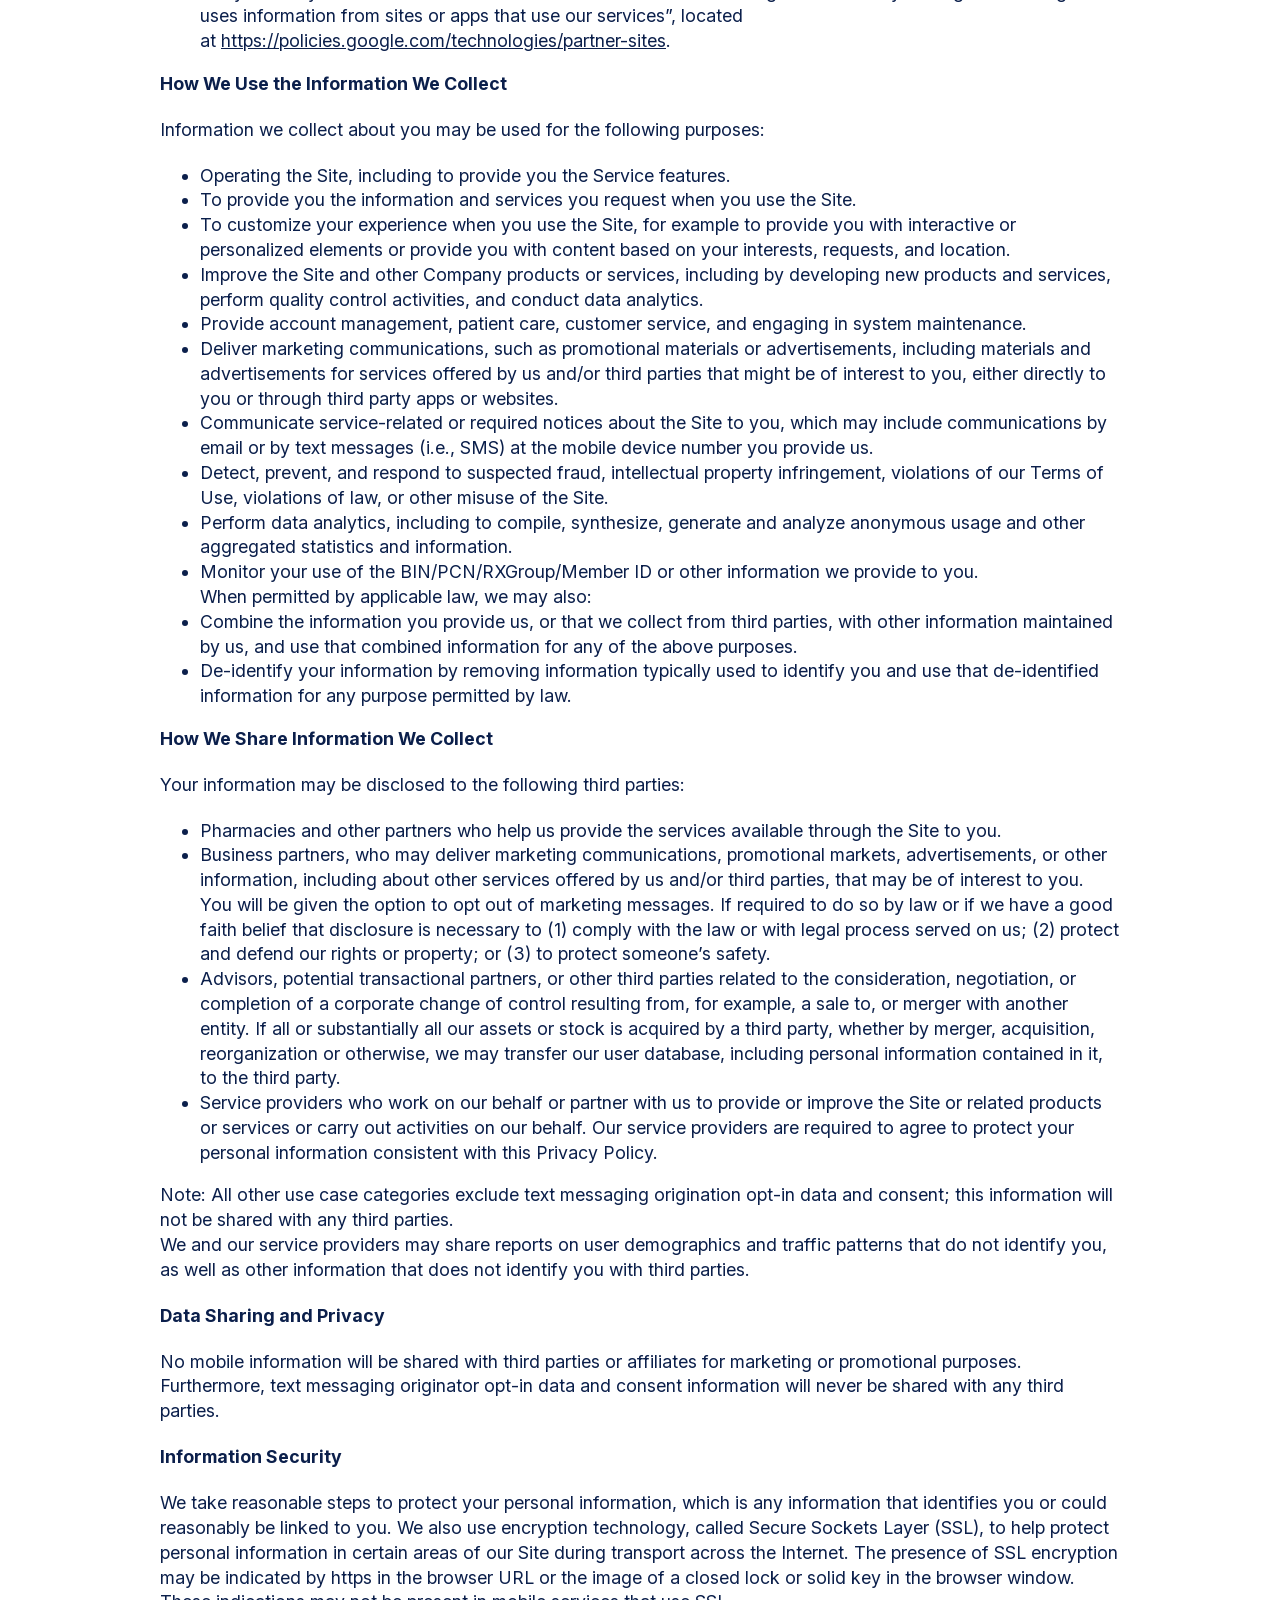
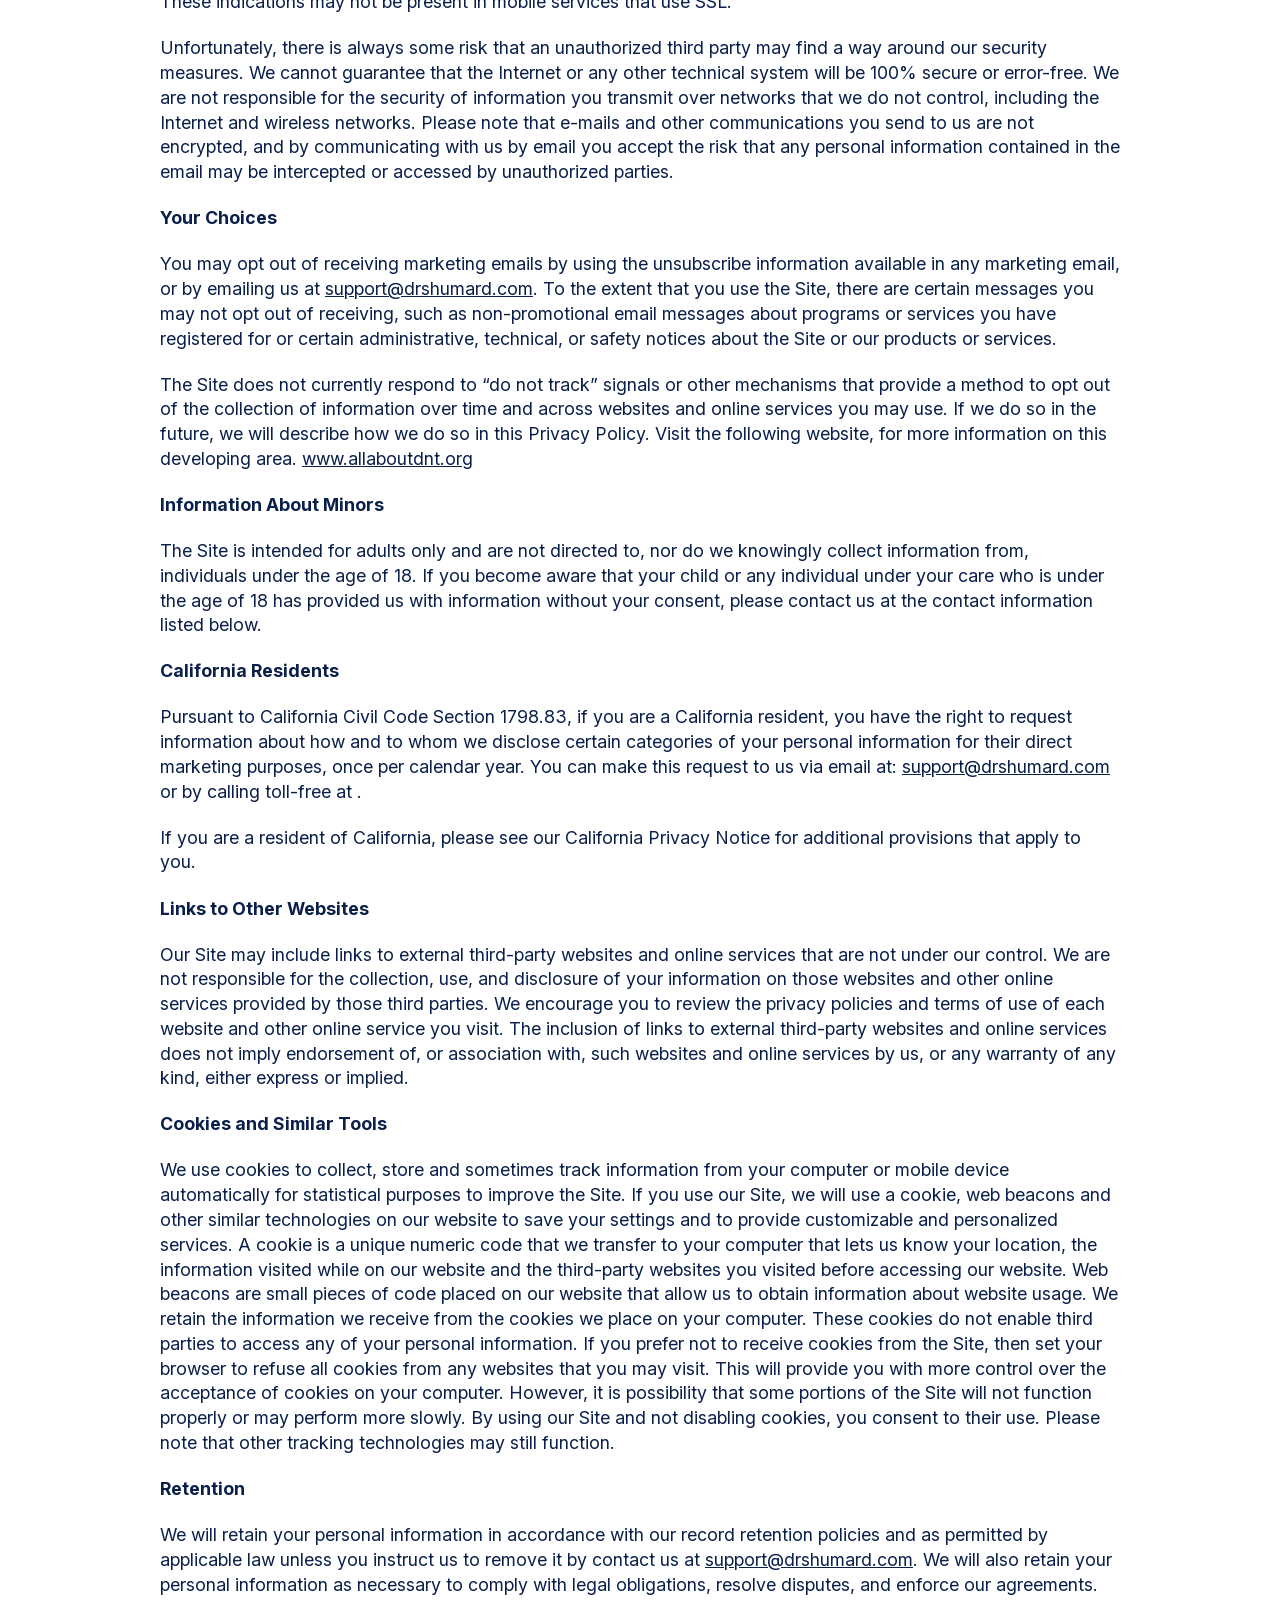
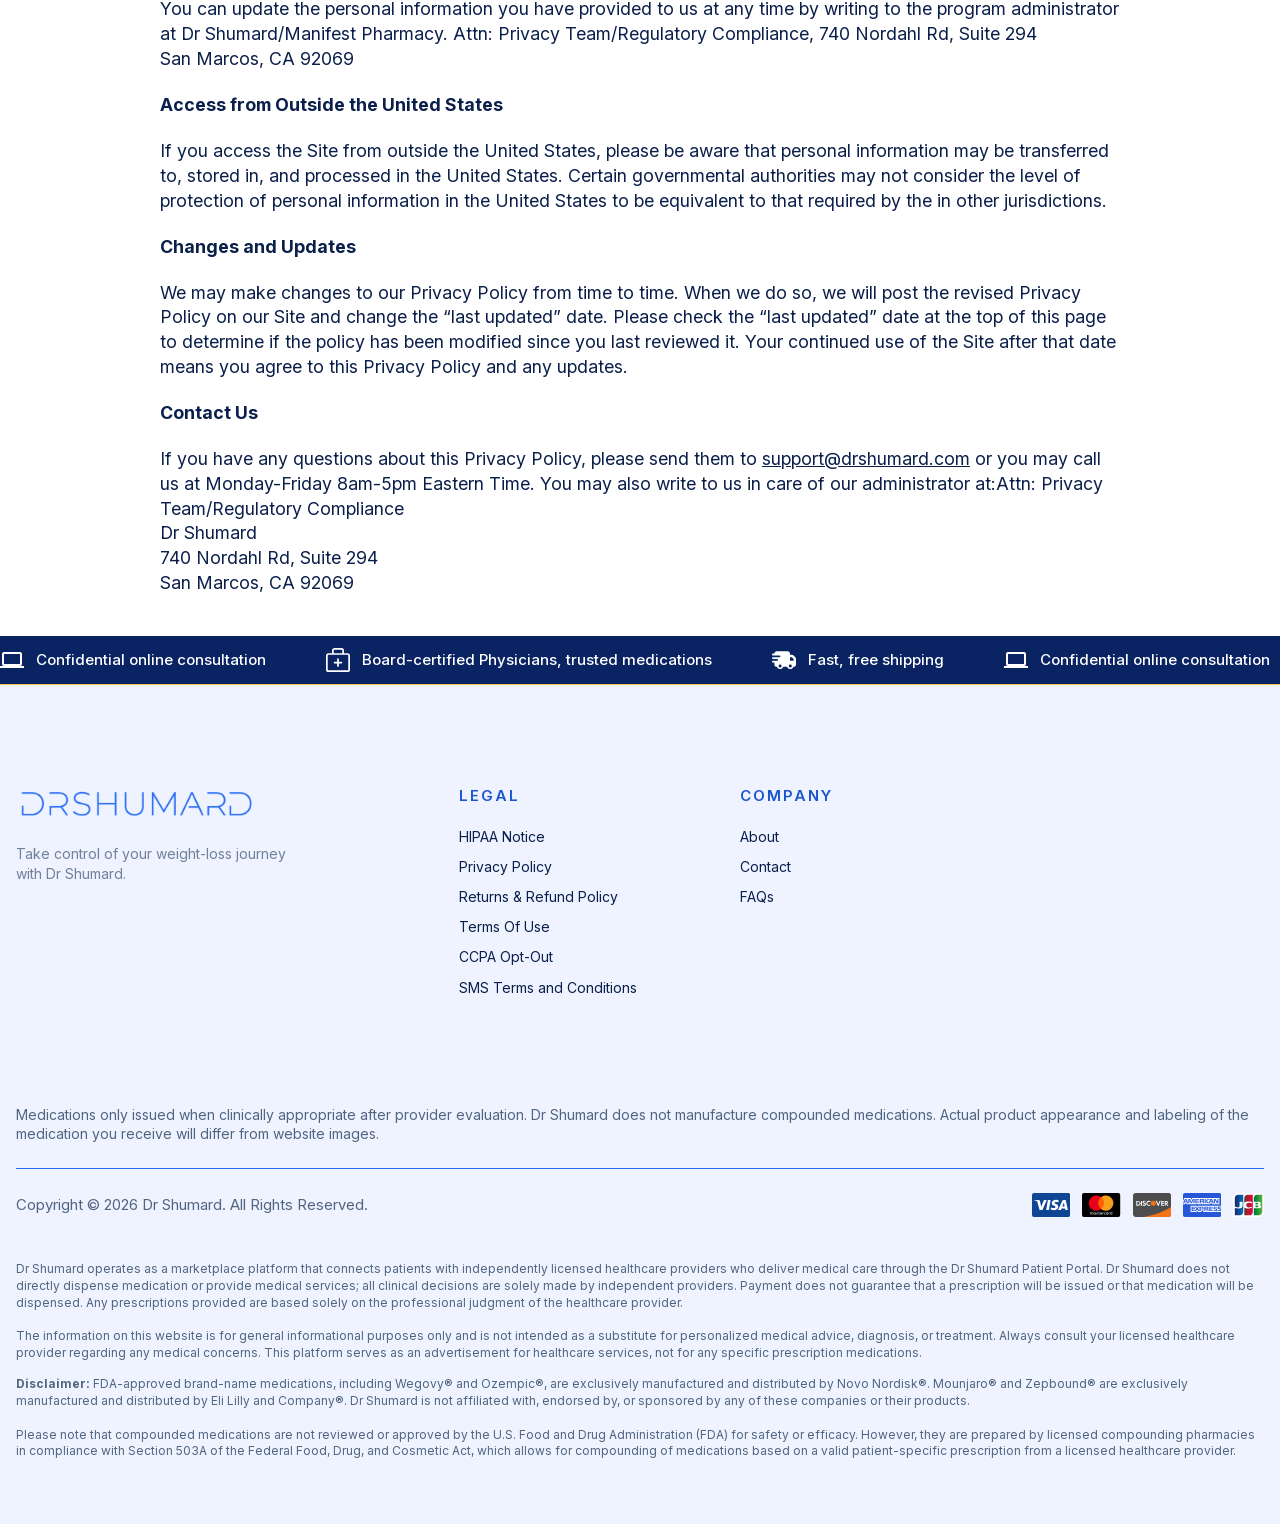
<file: privacy/index.html>
<!DOCTYPE html>
<html lang="en">
<head>
  <meta charset="UTF-8">
  <meta name="viewport" content="width=device-width, initial-scale=1">
  <title>Privacy Policy – Dr Shumard</title>
  <link rel="canonical" href="https://drshumard.com/privacy/">
  <link rel="icon" href="/assets/img/favicon.svg" type="image/svg+xml">
  <meta name="theme-color" content="#256AF4">
  <meta name="description" content="How Dr Shumard collects, uses, and protects your personal information.">
  <meta property="og:site_name" content="Dr Shumard">
  <meta property="og:type" content="website">
  <meta property="og:title" content="Privacy Policy – Dr Shumard">
  <meta property="og:description" content="How Dr Shumard collects, uses, and protects your personal information.">
  <meta property="og:url" content="https://drshumard.com/privacy/">
  <meta property="og:image" content="https://drshumard.com/assets/img/dr-shumard.jpg">
  <meta property="og:image:width" content="960">
  <meta property="og:image:height" content="1000">
  <meta name="twitter:card" content="summary">
  <link rel="preload" href="/assets/fonts/inter-var.woff2" as="font" type="font/woff2" crossorigin>
  <link rel="stylesheet" href="/assets/css/style.css">
  <!-- WhiteLabelMD intake + tracking scripts, carried over from the original site -->
  <script>
function checkDebug(){if(!1===window.be_quiet)return!0;if(!1===window.checkDebugValue)return!1;if(window.checkDebugValue)return!0;return"1"===new URLSearchParams(window.location.search).get("elog")?window.checkDebugValue=!0:window.checkDebugValue=!1,window.checkDebugValue}
        function elog(e,c){c?console.log(e):checkDebug()&&console.log(e)}
        function tracking_start() { 
           var reset = new URLSearchParams(window.location.search).get("_track_reset");
           if(reset == "1") {
              forceTrackingCookie("");
           }
        
        }
function setTrackId(e) {
	elog("****SET efcid:" + e,window.trackDebug);
    window.trackingInfo.unid = e;
    wlmdSetCookie("efcid", e, 7);
    window.trackingInfo.codeset = 1;
    wlmdSetCookie("wlmd_tracking_unid", e, 7);
    elog("****Finished set efcid:" + e, window.trackDebug);
}
function useTrackId(e) {
	elog("****USE efcid:" + e);
    window.trackingInfo.unid = e;
    //wlmdSetCookie("efcid", e);
    window.trackingInfo.codeset = 1;
    //wlmdSetCookie("wlmd_tracking_unid", e, 7);
    elog("****Finished set efcid:" + e);
}

window.trackDebug = false;
  </script>
  <script src="/wp-content/uploads/common/wlmd-intake-default.js"></script>
  <script>
    /* set sku here, if chosen */
    window.page_presets = { "productRequested": "" };
    window.page_presets["caller_page"] = urlNoHash();
    function checkoutTrackingString() { return ""; }
  </script>
</head>
<body>
  <a class="skip-link" href="#main">Skip to main content</a>
  <a class="skip-link" href="#footer">Skip to footer</a>
  <header class="site-header">
    <div class="section site-header__bar">
      <div class="container site-header__inner">
        <a class="site-logo" href="/"><img src="/assets/img/logo.png" width="600" height="89" alt="Dr Shumard" fetchpriority="high"></a>
        <nav class="site-nav" aria-label="Menu">
          <ul class="site-nav__items" id="site-menu">
          <li><a href="/">Home</a></li>
          <li><a href="/about/">About us</a></li>
          <li><a href="/faq/">FAQ</a></li>
          <li><a href="/contact-us/">Contact us</a></li>
          <!-- <li><a class="btn header-btn" href="https://drshumard.practicebetter.io/#/signin" target="_blank" rel="noopener">Log in</a></li> -->
          </ul>
          <button class="site-nav__toggle" type="button" aria-expanded="false" aria-controls="site-menu" aria-label="Open menu"><span class="site-nav__bars"><span></span></span></button>
        </nav>
      </div>
    </div>
  </header>
  <main id="main">
    <section class="section page-title legal-page__section">
      <div class="container legal-page__container">
        <h1 class="legal-page__title">Privacy Policy</h1>
      </div>
    </section>
    <section class="section legal-page__content-section">
      <div class="container legal-page__content-container">
        <div class="legal-page__content rich-text">
<p>Last Updated: July 18, 2024</p>

<p>This privacy policy (“Privacy Policy”) describes how Dr Shumard and/or our owners and/or affiliates (collectively “Company,” “our,” “we,” or “us”) collect, use, disclose, and protect information about you provide through the Dr Shumard website located at <a href="/privacy/">drshumard.com</a>. (together, the “Site”). This Privacy Policy applies only to information that is collected in connection with your use of the Site. It does not apply to any other offerings, products or services. If you do not want us to collect, use or disclose information about you and your use of the Site as described in this Privacy Policy, then you should not use the Site. By using the Site, you are accepting the practices set out in this Privacy Policy and our Terms of Use.</p>

<p>If you are a resident of California, please see our California Privacy Notice available <a href="/ccpa/">here</a>.</p>

<p><strong>About the Site</strong></p>

<p>The Site gathers several types of information from and about users of the Site, including medication information, geographic location and user preferences. Among other things, this allows the Site to:</p>

<ul>
<li>Check the prices of your medication at multiple pharmacies near you;</li>

<li>Show you comparable prices for your medication using information received from third parties;</li>

<li>Send you a discount card if requested; and</li>

<li>Provide coupons for your use at the pharmacy of your choice.</li>
</ul>

<p><strong>Categories of Information We Collect</strong></p>

<p>The information we collect from or about you allows us to provide our services and helps us personalize and improve your experience on the Site. You may print or download a discount card to use our service without registering with us or creating an account. Depending on how you use the Site, we may collect the following categories of information directly from you:</p>

<ul>
<li>Information about medications you are seeking to fill (such as medication names and dosage) and your preferred pharmacy.</li>

<li>Information about your purchase transactions, including purchases using our discount card, including drug name and pharmacy location.</li>

<li>Geographic location information from you or your device, including your geolocation data, zip code, region, city, street address, time zone, latitude and longitude information. Please note that we will not access precise geo-location information from your device, unless you grant the Site permission to do so.</li>

<li>User preferences.</li>

<li>Technical data and related information, such as information about your device, system and application software, peripherals and other data related to your interactions with the Site.</li>

<li>Metadata and other information associated with or stored on your device.<br>We may also collect information directly from you outside of the Site if you provide it to us, for example, if you send Customer Service a request or email.<br>When you use the Site, we automatically collect some categories of information from you, such as information about your use of the Site (e.g., features used, content viewed, dates and times of interactions) and technical data about your device, such as operating system, model, device identifier, and IP address.<br>We may also automatically collect certain technical information relating to you, which your web browser automatically sends whenever you visit a website on the Internet, or which is collected when you use a mobile application (see the section “Cookies and Similar Tools” below for more information). For example, we use Google Analytics, a web analytics service provided by Google, Inc. (“Google”) to collect information relating to your use of the Site. Google Analytics uses “cookies”, which are text files placed on your device, to help us analyze how you use our Site. You can find out more about how Google uses data by visiting “How Google uses information from sites or apps that use our services”, located at <a href="https://policies.google.com/technologies/partner-sites">https://policies.google.com/technologies/partner-sites</a>.</li>
</ul>

<p><strong>How We Use the Information We Collect</strong></p>

<p>Information we collect about you may be used for the following purposes:</p>

<ul>
<li>Operating the Site, including to provide you the Service features.</li>

<li>To provide you the information and services you request when you use the Site.</li>

<li>To customize your experience when you use the Site, for example to provide you with interactive or personalized elements or provide you with content based on your interests, requests, and location.</li>

<li>Improve the Site and other Company products or services, including by developing new products and services, perform quality control activities, and conduct data analytics.</li>

<li>Provide account management, patient care, customer service, and engaging in system maintenance.</li>

<li>Deliver marketing communications, such as promotional materials or advertisements, including materials and advertisements for services offered by us and/or third parties that might be of interest to you, either directly to you or through third party apps or websites.</li>

<li>Communicate service-related or required notices about the Site to you, which may include communications by email or by text messages (i.e., SMS) at the mobile device number you provide us.</li>

<li>Detect, prevent, and respond to suspected fraud, intellectual property infringement, violations of our Terms of Use, violations of law, or other misuse of the Site.</li>

<li>Perform data analytics, including to compile, synthesize, generate and analyze anonymous usage and other aggregated statistics and information.</li>

<li>Monitor your use of the BIN/PCN/RXGroup/Member ID or other information we provide to you.<br>When permitted by applicable law, we may also:</li>

<li>Combine the information you provide us, or that we collect from third parties, with other information maintained by us, and use that combined information for any of the above purposes.</li>

<li>De-identify your information by removing information typically used to identify you and use that de-identified information for any purpose permitted by law.</li>
</ul>

<p><strong>How We Share Information We Collect</strong></p>

<p>Your information may be disclosed to the following third parties:</p>

<ul>
<li>Pharmacies and other partners who help us provide the services available through the Site to you.</li>

<li>Business partners, who may deliver marketing communications, promotional markets, advertisements, or other information, including about other services offered by us and/or third parties, that may be of interest to you. You will be given the option to opt out of marketing messages. If required to do so by law or if we have a good faith belief that disclosure is necessary to (1) comply with the law or with legal process served on us; (2) protect and defend our rights or property; or (3) to protect someone’s safety.</li>

<li>Advisors, potential transactional partners, or other third parties related to the consideration, negotiation, or completion of a corporate change of control resulting from, for example, a sale to, or merger with another entity. If all or substantially all our assets or stock is acquired by a third party, whether by merger, acquisition, reorganization or otherwise, we may transfer our user database, including personal information contained in it, to the third party.</li>

<li>Service providers who work on our behalf or partner with us to provide or improve the Site or related products or services or carry out activities on our behalf. Our service providers are required to agree to protect your personal information consistent with this Privacy Policy.</li>
</ul>

<p>Note: All other use case categories exclude text messaging origination opt-in data and consent; this information will not be shared with any third parties.<br>We and our service providers may share reports on user demographics and traffic patterns that do not identify you, as well as other information that does not identify you with third parties.</p>

<p><strong>Data Sharing and Privacy</strong></p>

<p>No mobile information will be shared with third parties or affiliates for marketing or promotional purposes. Furthermore, text messaging originator opt-in data and consent information will never be shared with any third parties.</p>

<p><strong>Information Security</strong></p>

<p>We take reasonable steps to protect your personal information, which is any information that identifies you or could reasonably be linked to you. We also use encryption technology, called Secure Sockets Layer (SSL), to help protect personal information in certain areas of our Site during transport across the Internet. The presence of SSL encryption may be indicated by https in the browser URL or the image of a closed lock or solid key in the browser window. These indications may not be present in mobile services that use SSL.</p>

<p>Unfortunately, there is always some risk that an unauthorized third party may find a way around our security measures. We cannot guarantee that the Internet or any other technical system will be 100% secure or error-free. We are not responsible for the security of information you transmit over networks that we do not control, including the Internet and wireless networks. Please note that e-mails and other communications you send to us are not encrypted, and by communicating with us by email you accept the risk that any personal information contained in the email may be intercepted or accessed by unauthorized parties.</p>

<p><strong>Your Choices</strong></p>

<p>You may opt out of receiving marketing emails by using the unsubscribe information available in any marketing email, or by emailing us at <a href="mailto:support@drshumard.com">support@drshumard.com</a>. To the extent that you use the Site, there are certain messages you may not opt out of receiving, such as non-promotional email messages about programs or services you have registered for or certain administrative, technical, or safety notices about the Site or our products or services.</p>

<p>The Site does not currently respond to “do not track” signals or other mechanisms that provide a method to opt out of the collection of information over time and across websites and online services you may use. If we do so in the future, we will describe how we do so in this Privacy Policy. Visit the following website, for more information on this developing area. <a href="https://www.allaboutdnt.org/">www.allaboutdnt.org</a></p>

<p><strong>Information About Minors</strong></p>

<p>The Site is intended for adults only and are not directed to, nor do we knowingly collect information from, individuals under the age of 18. If you become aware that your child or any individual under your care who is under the age of 18 has provided us with information without your consent, please contact us at the contact information listed below.</p>

<p><strong>California Residents</strong></p>

<p>Pursuant to California Civil Code Section 1798.83, if you are a California resident, you have the right to request information about how and to whom we disclose certain categories of your personal information for their direct marketing purposes, once per calendar year. You can make this request to us via email at: <a href="mailto:support@drshumard.com">support@drshumard.com</a> or by calling toll-free at <a href="tel:"></a> .</p>

<p>If you are a resident of California, please see our California Privacy Notice for additional provisions that apply to you.</p>

<p><strong>Links to Other Websites</strong></p>

<p>Our Site may include links to external third-party websites and online services that are not under our control. We are not responsible for the collection, use, and disclosure of your information on those websites and other online services provided by those third parties. We encourage you to review the privacy policies and terms of use of each website and other online service you visit. The inclusion of links to external third-party websites and online services does not imply endorsement of, or association with, such websites and online services by us, or any warranty of any kind, either express or implied.</p>

<p><strong>Cookies and Similar Tools</strong></p>

<p>We use cookies to collect, store and sometimes track information from your computer or mobile device automatically for statistical purposes to improve the Site. If you use our Site, we will use a cookie, web beacons and other similar technologies on our website to save your settings and to provide customizable and personalized services. A cookie is a unique numeric code that we transfer to your computer that lets us know your location, the information visited while on our website and the third-party websites you visited before accessing our website. Web beacons are small pieces of code placed on our website that allow us to obtain information about website usage. We retain the information we receive from the cookies we place on your computer. These cookies do not enable third parties to access any of your personal information. If you prefer not to receive cookies from the Site, then set your browser to refuse all cookies from any websites that you may visit. This will provide you with more control over the acceptance of cookies on your computer. However, it is possibility that some portions of the Site will not function properly or may perform more slowly. By using our Site and not disabling cookies, you consent to their use. Please note that other tracking technologies may still function.</p>

<p><strong>Retention</strong></p>

<p>We will retain your personal information in accordance with our record retention policies and as permitted by applicable law unless you instruct us to remove it by contact us at <a href="mailto:support@drshumard.com">support@drshumard.com</a>. We will also retain your personal information as necessary to comply with legal obligations, resolve disputes, and enforce our agreements. You can update the personal information you have provided to us at any time by writing to the program administrator at Dr Shumard/Manifest Pharmacy. Attn: Privacy Team/Regulatory Compliance, 740 Nordahl Rd, Suite 294<br>San Marcos, CA 92069</p>

<p><strong>Access from Outside the United States</strong></p>

<p>If you access the Site from outside the United States, please be aware that personal information may be transferred to, stored in, and processed in the United States. Certain governmental authorities may not consider the level of protection of personal information in the United States to be equivalent to that required by the in other jurisdictions.</p>

<p><strong>Changes and Updates</strong></p>

<p>We may make changes to our Privacy Policy from time to time. When we do so, we will post the revised Privacy Policy on our Site and change the “last updated” date. Please check the “last updated” date at the top of this page to determine if the policy has been modified since you last reviewed it. Your continued use of the Site after that date means you agree to this Privacy Policy and any updates.</p>

<p><strong>Contact Us</strong></p>

<p>If you have any questions about this Privacy Policy, please send them to <a href="mailto:support@drshumard.com">support@drshumard.com</a> or you may call us at <a href="tel:"></a>  Monday-Friday 8am-5pm Eastern Time. You may also write to us in care of our administrator at:Attn: Privacy Team/Regulatory Compliance<br>Dr Shumard<br>740 Nordahl Rd, Suite 294<br>San Marcos, CA 92069</p>
        </div>
      </div>
    </section>
    <section class="section advantage-section" aria-label="Why Dr Shumard">
      <div class="advantage-marquee">
        <div class="advantage-track">
          <div class="advantage-group">
          <div class="advantage-box"><svg class="advantage-box__icon advantage-box__icon--fill" xmlns="http://www.w3.org/2000/svg" viewBox="0 0 512 384" aria-hidden="true" focusable="false"><path d="M427 320h85v43H0v-43h85q-17 0-29.5-12.5T43 277V64q0-18 12.5-30.5T85 21h342q17 0 29.5 12.5T469 64v213q0 18-12.5 30.5T427 320zM85 64v213h342V64H85z"/></svg><span class="advantage-box__text">Confidential online consultation</span></div>
          <div class="advantage-box"><svg class="advantage-box__icon advantage-box__icon--stroke" xmlns="http://www.w3.org/2000/svg" viewBox="0 0 14 14" aria-hidden="true" focusable="false"><path fill="none" stroke="#EEF8F6" stroke-linecap="round" stroke-linejoin="round" d="M5 8.5h4m-2-2v4m5.5-7h-11a1 1 0 0 0-1 1v8a1 1 0 0 0 1 1h11a1 1 0 0 0 1-1v-8a1 1 0 0 0-1-1m-2.5 0v-2a1 1 0 0 0-1-1H5a1 1 0 0 0-1 1v2"/></svg><span class="advantage-box__text">Board-certified Physicians, trusted medications</span></div>
          <div class="advantage-box"><svg class="advantage-box__icon advantage-box__icon--fill" xmlns="http://www.w3.org/2000/svg" viewBox="0 0 640 512" aria-hidden="true" focusable="false"><path d="M64 96c0-35.3 28.7-64 64-64h288c35.3 0 64 28.7 64 64v32h50.7c17 0 33.3 6.7 45.3 18.7l45.3 45.3c12 12 18.7 28.3 18.7 45.3V384c0 35.3-28.7 64-64 64h-3.3c-10.4 36.9-44.4 64-84.7 64s-74.2-27.1-84.7-64H300.7c-10.4 36.9-44.4 64-84.7 64s-74.2-27.1-84.7-64H128c-35.3 0-64-28.7-64-64v-48H24c-13.3 0-24-10.7-24-24s10.7-24 24-24h112c13.3 0 24-10.7 24-24s-10.7-24-24-24H24c-13.3 0-24-10.7-24-24s10.7-24 24-24h176c13.3 0 24-10.7 24-24s-10.7-24-24-24H24c-13.3 0-24-10.7-24-24s10.7-24 24-24zm512 192v-50.7L530.7 192H480v96zM256 424a40 40 0 1 0-80 0a40 40 0 1 0 80 0m232 40a40 40 0 1 0 0-80a40 40 0 1 0 0 80"/></svg><span class="advantage-box__text">Fast, free shipping</span></div>
          </div>
          <div class="advantage-group" aria-hidden="true">
          <div class="advantage-box" aria-hidden="true"><svg class="advantage-box__icon advantage-box__icon--fill" xmlns="http://www.w3.org/2000/svg" viewBox="0 0 512 384" aria-hidden="true" focusable="false"><path d="M427 320h85v43H0v-43h85q-17 0-29.5-12.5T43 277V64q0-18 12.5-30.5T85 21h342q17 0 29.5 12.5T469 64v213q0 18-12.5 30.5T427 320zM85 64v213h342V64H85z"/></svg><span class="advantage-box__text">Confidential online consultation</span></div>
          <div class="advantage-box" aria-hidden="true"><svg class="advantage-box__icon advantage-box__icon--stroke" xmlns="http://www.w3.org/2000/svg" viewBox="0 0 14 14" aria-hidden="true" focusable="false"><path fill="none" stroke="#EEF8F6" stroke-linecap="round" stroke-linejoin="round" d="M5 8.5h4m-2-2v4m5.5-7h-11a1 1 0 0 0-1 1v8a1 1 0 0 0 1 1h11a1 1 0 0 0 1-1v-8a1 1 0 0 0-1-1m-2.5 0v-2a1 1 0 0 0-1-1H5a1 1 0 0 0-1 1v2"/></svg><span class="advantage-box__text">Board-certified Physicians, trusted medications</span></div>
          <div class="advantage-box" aria-hidden="true"><svg class="advantage-box__icon advantage-box__icon--fill" xmlns="http://www.w3.org/2000/svg" viewBox="0 0 640 512" aria-hidden="true" focusable="false"><path d="M64 96c0-35.3 28.7-64 64-64h288c35.3 0 64 28.7 64 64v32h50.7c17 0 33.3 6.7 45.3 18.7l45.3 45.3c12 12 18.7 28.3 18.7 45.3V384c0 35.3-28.7 64-64 64h-3.3c-10.4 36.9-44.4 64-84.7 64s-74.2-27.1-84.7-64H300.7c-10.4 36.9-44.4 64-84.7 64s-74.2-27.1-84.7-64H128c-35.3 0-64-28.7-64-64v-48H24c-13.3 0-24-10.7-24-24s10.7-24 24-24h112c13.3 0 24-10.7 24-24s-10.7-24-24-24H24c-13.3 0-24-10.7-24-24s10.7-24 24-24h176c13.3 0 24-10.7 24-24s-10.7-24-24-24H24c-13.3 0-24-10.7-24-24s10.7-24 24-24zm512 192v-50.7L530.7 192H480v96zM256 424a40 40 0 1 0-80 0a40 40 0 1 0 80 0m232 40a40 40 0 1 0 0-80a40 40 0 1 0 0 80"/></svg><span class="advantage-box__text">Fast, free shipping</span></div>
          </div>
        </div>
      </div>
    </section>
  </main>
  <footer class="site-footer" id="footer">
    <div class="section site-footer__top">
      <div class="container site-footer__grid">
        <div class="block site-footer__brand">
          <a class="site-footer__logo" href="/"><img src="/assets/img/logo.png" width="600" height="89" alt="Dr Shumard" loading="lazy"></a>
          <div class="site-footer__tagline">Take control of your weight-loss journey with Dr Shumard.</div>
        </div>
        <div class="site-footer__columns">
          <div class="block footer-column">
            <div class="footer-column--title">Legal</div>
            <ul class="footer-column--menu">
              <li><a href="/hipaa/">HIPAA Notice</a></li>
              <li><a href="/privacy/">Privacy Policy</a></li>
              <li><a href="/returns-refund-policy/">Returns &amp; Refund Policy</a></li>
              <li><a href="/terms/">Terms Of Use</a></li>
              <li><a href="/ccpa/">CCPA Opt-Out</a></li>
              <li><a href="/sms-terms-and-conditions/">SMS Terms and Conditions</a></li>
            </ul>
          </div>
          <div class="block footer-column">
            <div class="footer-column--title">Company</div>
            <ul class="footer-column--menu footer-column--company">
              <li><a href="/about/">About</a></li>
              <li><a href="/contact-us/">Contact</a></li>
              <li><a href="/faq/">FAQs</a></li>
            </ul>
          </div>
        </div>
      </div>
    </div>
    <div class="section site-footer__bottom">
      <div class="container">
        <div class="site-footer__notice">Medications only issued when clinically appropriate after provider evaluation. Dr Shumard does not manufacture compounded medications. Actual product appearance and labeling of the medication you receive will differ from website images.</div>
        <hr class="site-footer__divider">
        <div class="block site-footer__row">
          <div class="site-footer__copyright">Copyright © 2026 Dr Shumard. All Rights Reserved.</div>
          <div class="site-footer__payments">
          <svg class="footer-pay-icon" role="img" aria-label="Visa" xmlns="http://www.w3.org/2000/svg" width="750" height="471" viewBox="0 0 750 471"><defs></defs><g stroke="none" stroke-width="1" fill="none" fill-rule="evenodd"><g fill-rule="nonzero"><rect fill="#0E4595" x="0" y="0" width="750" height="471" rx="40"></rect><polygon fill="#FFFFFF" points="278.1975 334.2275 311.5585 138.4655 364.9175 138.4655 331.5335 334.2275"></polygon><path d="M524.3075,142.6875 C513.7355,138.7215 497.1715,134.4655 476.4845,134.4655 C423.7605,134.4655 386.6205,161.0165 386.3045,199.0695 C386.0075,227.1985 412.8185,242.8905 433.0585,252.2545 C453.8275,261.8495 460.8105,267.9695 460.7115,276.5375 C460.5795,289.6595 444.1255,295.6545 428.7885,295.6545 C407.4315,295.6545 396.0855,292.6875 378.5625,285.3785 L371.6865,282.2665 L364.1975,326.0905 C376.6605,331.5545 399.7065,336.2895 423.6355,336.5345 C479.7245,336.5345 516.1365,310.2875 516.5505,269.6525 C516.7515,247.3835 502.5355,230.4355 471.7515,216.4645 C453.1005,207.4085 441.6785,201.3655 441.7995,192.1955 C441.7995,184.0585 451.4675,175.3575 472.3565,175.3575 C489.8055,175.0865 502.4445,178.8915 512.2925,182.8575 L517.0745,185.1165 L524.3075,142.6875" fill="#FFFFFF"></path><path d="M661.6145,138.4655 L620.3835,138.4655 C607.6105,138.4655 598.0525,141.9515 592.4425,154.6995 L513.1975,334.1025 L569.2285,334.1025 C569.2285,334.1025 578.3905,309.9805 580.4625,304.6845 C586.5855,304.6845 641.0165,304.7685 648.7985,304.7685 C650.3945,311.6215 655.2905,334.1025 655.2905,334.1025 L704.8025,334.1025 L661.6145,138.4655 Z M596.1975,264.8725 C600.6105,253.5935 617.4565,210.1495 617.4565,210.1495 C617.1415,210.6705 621.8365,198.8155 624.5315,191.4655 L628.1385,208.3435 C628.1385,208.3435 638.3555,255.0725 640.4905,264.8715 L596.1975,264.8715 L596.1975,264.8725 Z" fill="#FFFFFF"></path><path d="M 45.878906 138.46484 L 45.197266 142.53906 C 66.288263 147.64458 85.126465 155.03257 101.61914 164.22461 L 148.96484 333.91602 L 205.41992 333.84961 L 289.42383 138.46484 L 232.90234 138.46484 L 180.66211 271.96094 L 175.0957 244.83203 C 174.83824 244.00408 174.55942 243.17304 174.27344 242.3418 L 156.10742 154.99219 C 152.87742 142.59619 143.50892 138.89684 131.91992 138.46484 L 45.878906 138.46484 z " style="fill:#ffffff;fill-opacity:1"></path></g></g></svg>
          <svg class="footer-pay-icon" role="img" aria-label="Mastercard" xmlns="http://www.w3.org/2000/svg" width="750" height="471" viewBox="0 0 750 471"><defs></defs><g stroke="none" stroke-width="1" fill="none" fill-rule="evenodd"><g fill-rule="nonzero"><rect fill="#000000" x="0" y="0" width="750" height="471" rx="40"></rect><g transform="translate(133.000000, 48.000000)"><path d="M88.13,373.67 L88.13,348.82 C88.13,339.29 82.33,333.08 72.81,333.08 C67.81,333.08 62.46,334.74 58.73,340.08 C55.83,335.52 51.73,333.08 45.48,333.08 C40.7599149,332.876008 36.2525337,335.054575 33.48,338.88 L33.48,333.88 L25.61,333.88 L25.61,373.64 L33.48,373.64 L33.48,350.89 C33.48,343.89 37.62,340.54 43.42,340.54 C49.22,340.54 52.53,344.27 52.53,350.89 L52.53,373.67 L60.4,373.67 L60.4,350.89 C60.4,343.89 64.54,340.54 70.34,340.54 C76.14,340.54 79.45,344.27 79.45,350.89 L79.45,373.67 L88.13,373.67 Z M217.35,334.32 L202.85,334.32 L202.85,322.32 L195,322.32 L195,334.32 L186.72,334.32 L186.72,341.32 L195,341.32 L195,360 C195,369.11 198.31,374.5 208.25,374.5 C212.015784,374.421483 215.705651,373.426077 219,371.6 L216.51,364.6 C214.275685,365.996557 211.684475,366.715565 209.05,366.67 C204.91,366.67 202.84,364.18 202.84,360.04 L202.84,341 L217.34,341 L217.34,334.37 L217.35,334.32 Z M291.07,333.08 C286.709355,332.982846 282.618836,335.185726 280.3,338.88 L280.3,333.88 L272.43,333.88 L272.43,373.64 L280.3,373.64 L280.3,351.31 C280.3,344.68 283.61,340.54 289,340.54 C290.818809,340.613783 292.62352,340.892205 294.38,341.37 L296.87,333.91 C294.971013,333.43126 293.02704,333.153071 291.07,333.08 Z M179.66,337.22 C175.52,334.32 169.72,333.08 163.51,333.08 C153.57,333.08 147.36,337.64 147.36,345.51 C147.36,352.14 151.92,355.86 160.61,357.11 L164.75,357.52 C169.31,358.35 172.21,360.01 172.21,362.08 C172.21,364.98 168.9,367.08 162.68,367.08 C157.930627,367.177716 153.278889,365.724267 149.43,362.94 L145.29,369.15 C151.09,373.29 158.13,374.15 162.29,374.15 C173.89,374.15 180.1,368.77 180.1,361.31 C180.1,354.31 175.1,350.96 166.43,349.71 L162.29,349.3 C158.56,348.89 155.29,347.64 155.29,345.16 C155.29,342.26 158.6,340.16 163.16,340.16 C168.16,340.16 173.1,342.23 175.59,343.47 L179.66,337.22 Z M299.77,353.79 C299.77,365.79 307.64,374.5 320.48,374.5 C326.28,374.5 330.42,373.26 334.56,369.94 L330.42,363.73 C327.488758,366.10388 323.841703,367.41823 320.07,367.46 C313.07,367.46 307.64,362.08 307.64,354.21 C307.64,346.34 313,341 320.07,341 C323.841703,341.04177 327.488758,342.35612 330.42,344.73 L334.56,338.52 C330.42,335.21 326.28,333.96 320.48,333.96 C308.05,333.13 299.77,341.83 299.77,353.84 L299.77,353.79 Z M244.27,333.08 C232.67,333.08 224.8,341.36 224.8,353.79 C224.8,366.22 233.08,374.5 245.09,374.5 C250.932775,374.623408 256.638486,372.722682 261.24,369.12 L257.1,363.32 C253.772132,365.898743 249.708598,367.349004 245.5,367.46 C240.12,367.46 234.32,364.15 233.5,357.11 L262.91,357.11 L262.91,353.8 C262.91,341.37 255.45,333.09 244.27,333.09 L244.27,333.08 Z M243.86,340.54 C249.66,340.54 253.8,344.27 254.21,350.48 L232.68,350.48 C233.92,344.68 237.68,340.54 243.86,340.54 Z M136.59,353.79 L136.59,333.91 L128.72,333.91 L128.72,338.91 C125.82,335.18 121.72,333.11 115.88,333.11 C104.7,333.11 96.41,341.81 96.41,353.82 C96.41,365.83 104.69,374.53 115.88,374.53 C121.68,374.53 125.82,372.46 128.72,368.73 L128.72,373.73 L136.59,373.73 L136.59,353.79 Z M104.7,353.79 C104.7,346.33 109.26,340.54 117.13,340.54 C124.59,340.54 129.13,346.34 129.13,353.79 C129.13,361.66 124.13,367.04 117.13,367.04 C109.26,367.45 104.7,361.24 104.7,353.79 Z M410.78,333.08 C406.419355,332.982846 402.328836,335.185726 400.01,338.88 L400.01,333.88 L392.14,333.88 L392.14,373.64 L400,373.64 L400,351.31 C400,344.68 403.31,340.54 408.7,340.54 C410.518809,340.613783 412.32352,340.892205 414.08,341.37 L416.57,333.91 C414.671013,333.43126 412.72704,333.153071 410.77,333.08 L410.78,333.08 Z M380.13,353.79 L380.13,333.91 L372.26,333.91 L372.26,338.91 C369.36,335.18 365.26,333.11 359.42,333.11 C348.24,333.11 339.95,341.81 339.95,353.82 C339.95,365.83 348.23,374.53 359.42,374.53 C365.22,374.53 369.36,372.46 372.26,368.73 L372.26,373.73 L380.13,373.73 L380.13,353.79 Z M348.24,353.79 C348.24,346.33 352.8,340.54 360.67,340.54 C368.13,340.54 372.67,346.34 372.67,353.79 C372.67,361.66 367.67,367.04 360.67,367.04 C352.8,367.45 348.24,361.24 348.24,353.79 Z M460.07,353.79 L460.07,318.17 L452.2,318.17 L452.2,338.88 C449.3,335.15 445.2,333.08 439.36,333.08 C428.18,333.08 419.89,341.78 419.89,353.79 C419.89,365.8 428.17,374.5 439.36,374.5 C445.16,374.5 449.3,372.43 452.2,368.7 L452.2,373.7 L460.07,373.7 L460.07,353.79 Z M428.18,353.79 C428.18,346.33 432.74,340.54 440.61,340.54 C448.07,340.54 452.61,346.34 452.61,353.79 C452.61,361.66 447.61,367.04 440.61,367.04 C432.73,367.46 428.17,361.25 428.17,353.79 L428.18,353.79 Z" fill="#FFFFFF"></path><g><rect fill="#FF5F00" x="170.55" y="32.39" width="143.72" height="234.42"></rect><path d="M185.05,149.6 C185.05997,103.912554 205.96046,60.7376085 241.79,32.39 C180.662018,-15.6713968 92.8620037,-8.68523415 40.103462,48.4380037 C-12.6550796,105.561241 -12.6550796,193.638759 40.103462,250.761996 C92.8620037,307.885234 180.662018,314.871397 241.79,266.81 C205.96046,238.462391 185.05997,195.287446 185.05,149.6 Z" fill="#EB001B"></path><path d="M483.26,149.6 C483.30134,206.646679 450.756789,258.706022 399.455617,283.656273 C348.154445,308.606523 287.109181,302.064451 242.26,266.81 C278.098424,238.46936 299.001593,195.290092 299.001593,149.6 C299.001593,103.909908 278.098424,60.7306402 242.26,32.39 C287.109181,-2.86445052 348.154445,-9.40652324 399.455617,15.5437274 C450.756789,40.493978 483.30134,92.5533211 483.26,149.6 Z" fill="#F79E1B"></path></g></g></g></g></svg>
          <svg class="footer-pay-icon" role="img" aria-label="Discover" xmlns="http://www.w3.org/2000/svg" width="750" height="471" viewBox="0 0 750 471"><defs></defs><g stroke="none" stroke-width="1" fill="none" fill-rule="evenodd"><g fill-rule="nonzero"><path d="M52.8771038,0 C23.6793894,0 -4.55476115e-15,23.1545612 0,51.7102589 L0,419.289737 C0,447.850829 23.671801,471 52.8771038,471 L697.122894,471 C726.320615,471 750,447.845433 750,419.289737 L750,252.475404 L750,51.7102589 C750,23.1491677 726.328202,-4.4533018e-15 697.122894,0 L52.8771038,0 Z" fill="#4D4D4D"></path><path d="M314.569558,152.198414 C323.06625,152.198414 330.192577,153.9309 338.865308,158.110254 L338.865308,180.197198 C330.650269,172.563549 323.523875,169.368926 314.100058,169.368926 C295.577115,169.368926 281.009615,183.944539 281.009615,202.424438 C281.009615,221.911997 295.126279,235.620254 315.018404,235.620254 C323.972798,235.620254 330.967135,232.591128 338.865308,225.080186 L338.865308,247.178497 C329.883538,251.197965 322.604577,252.785079 314.100058,252.785079 C284.025202,252.785079 260.655798,230.849701 260.655798,202.560947 C260.655798,174.577103 284.647269,152.198414 314.569558,152.198414 Z M221.191404,152.807038 C232.293048,152.807038 242.451462,156.418802 250.944635,163.479831 L240.609981,176.340655 C235.465019,170.859895 230.599394,168.547945 224.682615,168.547945 C216.169885,168.547936 209.970327,173.154235 209.970327,179.215049 C209.970327,184.413218 213.450798,187.164422 225.302356,191.332621 C247.768529,199.141028 254.426462,206.064868 254.426462,221.354473 C254.426462,239.986821 240.026981,252.955721 219.503077,252.955721 C204.47426,252.955721 193.548154,247.330452 184.44824,234.636213 L197.205529,222.956624 C201.754702,231.315341 209.342452,235.792799 218.763144,235.792799 C227.573971,235.792799 234.097058,230.014421 234.097058,222.217168 C234.097058,218.175392 232.121269,214.709536 228.175702,212.259183 C226.189231,211.099073 222.254519,209.369382 214.522615,206.777734 C195.973058,200.43062 189.609,193.646221 189.609,180.386799 C189.609,164.636126 203.275981,152.807038 221.191404,152.807038 Z M446.886269,154.485036 L468.460788,154.485036 L495.464615,219.130417 L522.815885,154.485036 L544.22701,154.485036 L500.482644,253.198414 L489.855019,253.198414 L446.886269,154.485036 Z M64.8212135,154.632923 L93.811974,154.632923 C125.842394,154.632923 148.170827,174.418596 148.170827,202.822609 C148.170827,216.985567 141.340038,230.679389 129.788913,239.766893 C120.068962,247.437722 108.994192,250.877669 93.6598558,250.877669 L64.8212135,250.877669 L64.8212135,154.632923 Z M157.25849,154.632923 L177.009462,154.632923 L177.009462,250.877669 L157.25849,250.877669 L157.25849,154.632923 Z M553.156923,154.632923 L609.168423,154.632923 L609.168423,170.940741 L572.892875,170.940741 L572.892875,192.303392 L607.831279,192.303392 L607.831279,208.603619 L572.892875,208.603619 L572.892875,234.583122 L609.168423,234.583122 L609.168423,250.877669 L553.156923,250.877669 L553.156923,154.632923 Z M622.250596,154.632923 L651.534327,154.632923 C674.313452,154.632923 687.366663,165.030007 687.366663,183.048838 C687.366663,197.784414 679.179923,207.454847 664.302885,210.332805 L696.176385,250.877669 L671.888144,250.877669 L644.551904,212.213673 L641.977163,212.213673 L641.977163,250.877669 L622.250596,250.877669 L622.250596,154.632923 Z M641.977163,169.791736 L641.977163,198.939525 L647.748269,198.939525 C660.360308,198.939525 667.044769,193.734406 667.044769,184.05942 C667.044769,174.693052 660.359106,169.791736 648.060019,169.791736 L641.977163,169.791736 Z M84.5571663,170.940741 L84.5571663,234.583122 L89.8568962,234.583122 C102.619538,234.583122 110.679663,232.259105 116.885144,226.934514 C123.71575,221.152572 127.824519,211.920423 127.824519,202.684197 C127.824519,193.462833 123.71575,184.505917 116.885144,178.723975 C110.361615,173.113074 102.619538,170.940741 89.8568962,170.940741 L84.5571663,170.940741 Z" fill="#FFFFFF"></path><path d="M399.164288,151.559424 C428.914452,151.559424 453.031096,173.727429 453.031096,201.112187 L453.031096,201.143399 C453.031096,228.528147 428.914452,250.727374 399.164288,250.727374 C369.414125,250.727374 345.297481,228.528147 345.297481,201.143399 L345.297481,201.112187 C345.297481,173.727429 369.414125,151.559424 399.164288,151.559424 Z M749.982612,271.093939 C724.934651,288.327133 537.408564,411.490963 212.719237,470.985071 L697.105507,470.985071 C726.303228,470.985071 749.982612,447.830504 749.982612,419.274807 L749.982612,271.093939 Z" fill="#F47216"></path></g></g></svg>
          <svg class="footer-pay-icon" role="img" aria-label="American Express" xmlns="http://www.w3.org/2000/svg" width="750" height="471" viewBox="0 0 750 471"><defs></defs><g stroke="none" stroke-width="1" fill="none" fill-rule="evenodd"><g fill-rule="nonzero"><rect fill="#2557D6" x="0" y="0" width="750" height="471" rx="40"></rect><path d="M0.002688,221.18508 L36.026849,221.18508 L44.149579,201.67506 L62.334596,201.67506 L70.436042,221.18508 L141.31637,221.18508 L141.31637,206.26909 L147.64322,221.24866 L184.43894,221.24866 L190.76579,206.04654 L190.76579,221.18508 L366.91701,221.18508 L366.83451,189.15941 L370.2427,189.15941 C372.62924,189.24161 373.3263,189.46144 373.3263,193.38516 L373.3263,221.18508 L464.43232,221.18508 L464.43232,213.72973 C471.78082,217.6508 483.21064,221.18508 498.25086,221.18508 L536.57908,221.18508 L544.78163,201.67506 L562.96664,201.67506 L570.98828,221.18508 L644.84844,221.18508 L644.84844,202.65269 L656.0335,221.18508 L715.22061,221.18508 L715.22061,98.67789 L656.64543,98.67789 L656.64543,113.14614 L648.44288,98.67789 L588.33787,98.67789 L588.33787,113.14614 L580.80579,98.67789 L499.61839,98.67789 C486.02818,98.67789 474.08221,100.5669 464.43232,105.83121 L464.43232,98.67789 L408.40596,98.67789 L408.40596,105.83121 C402.26536,100.40529 393.89786,98.67789 384.59383,98.67789 L179.90796,98.67789 L166.17407,130.3194 L152.07037,98.67789 L87.59937,98.67789 L87.59937,113.14614 L80.516924,98.67789 L25.533518,98.67789 L-2.99999999e-06,156.92445 L-2.99999999e-06,221.18508 L0.002597,221.18508 L0.002688,221.18508 Z M227.39957,203.51436 L205.78472,203.51436 L205.70492,134.72064 L175.13228,203.51436 L156.62,203.51436 L125.96754,134.6597 L125.96754,203.51436 L83.084427,203.51436 L74.982981,183.92222 L31.083524,183.92222 L22.8996,203.51436 L4.7e-05,203.51436 L37.756241,115.67692 L69.08183,115.67692 L104.94103,198.84086 L104.94103,115.67692 L139.35289,115.67692 L166.94569,175.26406 L192.29297,115.67692 L227.39657,115.67692 L227.39657,203.51436 L227.39957,203.51436 Z M67.777214,165.69287 L53.346265,130.67606 L38.997794,165.69287 L67.777214,165.69287 Z M313.41947,203.51436 L242.98611,203.51436 L242.98611,115.67692 L313.41947,115.67692 L313.41947,133.96821 L264.07116,133.96821 L264.07116,149.8009 L312.23551,149.8009 L312.23551,167.80606 L264.07116,167.80606 L264.07116,185.34759 L313.41947,185.34759 L313.41947,203.51436 Z M412.67528,139.33321 C412.67528,153.33782 403.28877,160.57326 397.81863,162.74575 C402.43206,164.49434 406.37237,167.58351 408.24808,170.14281 C411.22525,174.51164 411.73875,178.41416 411.73875,186.25897 L411.73875,203.51436 L390.47278,203.51436 L390.39298,192.43732 C390.39298,187.1518 390.90115,179.55074 387.0646,175.32499 C383.98366,172.23581 379.28774,171.56552 371.69714,171.56552 L349.06363,171.56552 L349.06363,203.51436 L327.98125,203.51436 L327.98125,115.67692 L376.47552,115.67692 C387.25084,115.67692 395.18999,115.9604 402.00639,119.88413 C408.67644,123.80786 412.67529,129.53581 412.67529,139.33321 L412.67528,139.33321 Z M386.02277,152.37632 C383.1254,154.12756 379.69859,154.18584 375.59333,154.18584 L349.97998,154.18584 L349.97998,134.67583 L375.94186,134.67583 C379.61611,134.67583 383.44999,134.8401 385.94029,136.26016 C388.67536,137.53981 390.36749,140.26337 390.36749,144.02548 C390.36749,147.86443 388.75784,150.95361 386.02277,152.37632 Z M446.48908,203.51436 L424.97569,203.51436 L424.97569,115.67692 L446.48908,115.67692 L446.48908,203.51436 Z M696.22856,203.51436 L666.35032,203.51436 L626.38585,137.58727 L626.38585,203.51436 L583.44687,203.51436 L575.24166,183.92222 L531.44331,183.92222 L523.48287,203.51436 L498.81137,203.51436 C488.56284,203.51436 475.58722,201.25709 468.23872,193.79909 C460.82903,186.3411 456.97386,176.23903 456.97386,160.26593 C456.97386,147.23895 459.27791,135.33 468.33983,125.91941 C475.15621,118.90916 485.83044,115.67692 500.35982,115.67692 L520.77174,115.67692 L520.77174,134.49809 L500.78818,134.49809 C493.0938,134.49809 488.74909,135.63733 484.564,139.70147 C480.96957,143.4 478.50322,150.39171 478.50322,159.59829 C478.50322,169.00887 480.38158,175.79393 484.30061,180.22633 C487.5465,183.70232 493.445,184.75677 498.99495,184.75677 L508.46393,184.75677 L538.17987,115.67957 L569.77152,115.67957 L605.46843,198.76138 L605.46843,115.67957 L637.5709,115.67957 L674.6327,176.85368 L674.6327,115.67957 L696.22856,115.67957 L696.22856,203.51436 Z M568.07051,165.69287 L553.47993,130.67606 L538.96916,165.69287 L568.07051,165.69287 Z" fill="#FFFFFF"></path><path d="M749.95644,343.76716 C744.83485,351.22516 734.85504,355.00582 721.34464,355.00582 L680.62723,355.00582 L680.62723,336.1661 L721.17969,336.1661 C725.20248,336.1661 728.01736,335.63887 729.71215,333.99096 C731.18079,332.63183 732.2051,330.65804 732.2051,328.26036 C732.2051,325.70107 731.18079,323.66899 729.62967,322.45028 C728.09984,321.10969 725.87294,320.50033 722.20135,320.50033 C702.40402,319.83005 677.70592,321.10969 677.70592,293.30714 C677.70592,280.56363 685.83131,267.14983 707.95664,267.14983 L749.95379,267.14983 L749.95644,249.66925 L710.93382,249.66925 C699.15812,249.66925 690.60438,252.47759 684.54626,256.84375 L684.54626,249.66925 L626.83044,249.66925 C617.60091,249.66925 606.76706,251.94771 601.64279,256.84375 L601.64279,249.66925 L498.57751,249.66925 L498.57751,256.84375 C490.37496,250.95154 476.53466,249.66925 470.14663,249.66925 L402.16366,249.66925 L402.16366,256.84375 C395.67452,250.58593 381.24357,249.66925 372.44772,249.66925 L296.3633,249.66925 L278.95252,268.43213 L262.64586,249.66925 L148.99149,249.66925 L148.99149,372.26121 L260.50676,372.26121 L278.447,353.20159 L295.34697,372.26121 L364.08554,372.32211 L364.08554,343.48364 L370.84339,343.48364 C379.96384,343.62405 390.72054,343.25845 400.21079,339.17311 L400.21079,372.25852 L456.90762,372.25852 L456.90762,340.30704 L459.64268,340.30704 C463.13336,340.30704 463.47657,340.45011 463.47657,343.92344 L463.47657,372.25587 L635.71144,372.25587 C646.64639,372.25587 658.07621,369.46873 664.40571,364.41107 L664.40571,372.25587 L719.03792,372.25587 C730.40656,372.25587 741.50913,370.66889 749.95644,366.60475 L749.95644,343.76712 L749.95644,343.76716 Z M408.45301,296.61266 C408.45301,321.01872 390.16689,326.05784 371.7371,326.05784 L345.42935,326.05784 L345.42935,355.52685 L304.44855,355.52685 L278.48667,326.44199 L251.5058,355.52685 L167.9904,355.52685 L167.9904,267.66822 L252.79086,267.66822 L278.73144,296.46694 L305.55002,267.66822 L372.92106,267.66822 C389.6534,267.66822 408.45301,272.28078 408.45301,296.61266 Z M240.82781,337.04655 L188.9892,337.04655 L188.9892,319.56596 L235.27785,319.56596 L235.27785,301.64028 L188.9892,301.64028 L188.9892,285.66718 L241.84947,285.66718 L264.91132,311.27077 L240.82781,337.04655 Z M324.3545,347.10668 L291.9833,311.3189 L324.3545,276.6677 L324.3545,347.10668 Z M372.2272,308.04117 L344.98027,308.04117 L344.98027,285.66718 L372.47197,285.66718 C380.08388,285.66718 385.36777,288.75636 385.36777,296.43956 C385.36777,304.03796 380.32865,308.04117 372.2272,308.04117 Z M514.97053,267.66815 L585.34004,267.66815 L585.34004,285.83764 L535.96778,285.83764 L535.96778,301.81074 L584.1348,301.81074 L584.1348,319.73642 L535.96778,319.73642 L535.96778,337.21701 L585.34004,337.29641 L585.34004,355.52678 L514.97053,355.52678 L514.97053,267.66815 Z M487.91724,314.6973 C492.61049,316.42205 496.44703,319.51387 498.24559,322.07317 C501.22276,326.36251 501.65378,330.36571 501.73891,338.10985 L501.73891,355.52685 L480.5714,355.52685 L480.5714,344.53458 C480.5714,339.24908 481.08223,331.42282 477.1632,327.33748 C474.08226,324.19002 469.38635,323.4376 461.69463,323.4376 L439.16223,323.4376 L439.16223,355.52685 L417.97609,355.52685 L417.97609,267.66822 L466.65393,267.66822 C477.32816,267.66822 485.10236,268.13716 492.02251,271.81449 C498.6766,275.8177 502.86168,281.30191 502.86168,291.3245 C502.85868,305.34765 493.46719,312.50362 487.91724,314.6973 Z M475.99899,303.59022 C473.17879,305.25668 469.69077,305.39975 465.58817,305.39975 L439.97483,305.39975 L439.97483,285.66718 L465.9367,285.66718 C469.69077,285.66718 473.4475,285.74658 475.99899,287.25416 C478.7314,288.67687 480.36499,291.39779 480.36499,295.15725 C480.36499,298.91672 478.7314,301.94496 475.99899,303.59022 Z M666.33539,309.1866 C670.44067,313.41766 672.64095,318.7588 672.64095,327.80112 C672.64095,346.70178 660.78278,355.5242 639.51948,355.5242 L598.45353,355.5242 L598.45353,336.68449 L639.35453,336.68449 C643.35337,336.68449 646.18954,336.15726 647.9668,334.50934 C649.41681,333.15021 650.45709,331.17643 650.45709,328.77875 C650.45709,326.21944 649.33167,324.18738 647.88433,322.96866 C646.27201,321.62807 644.04778,321.01872 640.37619,321.01872 C620.65868,320.34843 595.9659,321.62807 595.9659,293.82551 C595.9659,281.08201 604.00615,267.66822 626.11019,267.66822 L668.37872,267.66822 L668.37872,286.36752 L629.70196,286.36752 C625.86809,286.36752 623.37512,286.51059 621.25464,287.9545 C618.94527,289.37721 618.08856,291.48876 618.08856,294.2759 C618.08856,297.59028 620.04941,299.8449 622.702,300.81987 C624.92624,301.59084 627.31543,301.81603 630.9072,301.81603 L642.25722,302.12071 C653.703,302.39889 661.55967,304.37003 666.33539,309.1866 Z M750,285.66718 L711.57335,285.66718 C707.7368,285.66718 705.18797,285.81025 703.04088,287.25416 C700.81665,288.67687 699.95995,290.78843 699.95995,293.57558 C699.95995,296.88994 701.83831,299.14456 704.57071,300.11953 C706.79495,300.8905 709.18415,301.1157 712.6961,301.1157 L724.12327,301.42038 C735.65419,301.70387 743.35123,303.67765 748.04448,308.49157 C748.89852,309.16186 749.41202,309.91428 750,310.6667 L750,285.66718 Z" fill="#FFFFFF"></path></g></g></svg>
          <svg class="footer-pay-icon" role="img" aria-label="JCB" xmlns="http://www.w3.org/2000/svg" height="231.511" width="300" viewBox="0 0 300.00001 231.511" y="0px" x="0px"><defs></defs><style type="text/css"> .st0{fill:#FFFFFF;} .st1{fill:url(#SVGID_1_);} .st2{fill:url(#SVGID_2_);} .st3{fill:url(#SVGID_3_);} .st4{fill:url(#SVGID_4_);} .st5{fill:url(#SVGID_5_);} </style><g transform="translate(-9.4000001,96.810998)"><g transform="matrix(1.8215159,0,0,1.8215159,-8.5437653,-109.83667)"><path style="fill:#ffffff" d="m 174,108.3 c 0,14 -11.4,25.4 -25.4,25.4 l -138.2,0 0,-100.6 c 0,-14 11.4,-25.4 25.4,-25.4 l 138.2,0 0,100.6 z" class="st0"></path><g><lineargradient gradienttransform="matrix(1.125,0,0,1.125,-11.9755,-13.8615)" y2="81.398598" x2="157.3299" y1="81.398598" x1="117.3856" gradientunits="userSpaceOnUse" id="SVGID_1_"><stop style="stop-color:#007940" offset="0"></stop><stop style="stop-color:#00873F" offset="0.2285"></stop><stop style="stop-color:#40A737" offset="0.7433"></stop><stop style="stop-color:#5CB531" offset="1"></stop></lineargradient><path style="fill:url(#SVGID_1_)" d="m 129,82.5 10.5,0 c 0.3,0 1,-0.1 1.3,-0.1 2,-0.4 3.7,-2.2 3.7,-4.7 0,-2.4 -1.7,-4.2 -3.7,-4.7 -0.3,-0.1 -0.9,-0.1 -1.3,-0.1 l -10.5,0 0,9.6 z" class="st1"></path><lineargradient gradienttransform="matrix(1.125,0,0,1.125,-11.9755,-13.8615)" y2="75.171402" x2="157.3318" y1="75.171402" x1="117.3844" gradientunits="userSpaceOnUse" id="SVGID_2_"><stop style="stop-color:#007940" offset="0"></stop><stop style="stop-color:#00873F" offset="0.2285"></stop><stop style="stop-color:#40A737" offset="0.7433"></stop><stop style="stop-color:#5CB531" offset="1"></stop></lineargradient><path style="fill:url(#SVGID_2_)" d="m 138.3,16.2 c -10,0 -18.2,8.1 -18.2,18.2 l 0,18.9 25.7,0 c 0.6,0 1.3,0 1.8,0.1 5.8,0.3 10.1,3.3 10.1,8.5 0,4.1 -2.9,7.6 -8.3,8.3 l 0,0.2 c 5.9,0.4 10.4,3.7 10.4,8.8 0,5.5 -5,9.1 -11.6,9.1 l -28.2,0 0,37 26.7,0 c 10,0 18.2,-8.1 18.2,-18.2 l 0,-90.9 -26.6,0 z" class="st2"></path><lineargradient gradienttransform="matrix(1.125,0,0,1.125,-11.9755,-13.8615)" y2="68.399101" x2="157.33051" y1="68.399101" x1="117.3846" gradientunits="userSpaceOnUse" id="SVGID_3_"><stop style="stop-color:#007940" offset="0"></stop><stop style="stop-color:#00873F" offset="0.2285"></stop><stop style="stop-color:#40A737" offset="0.7433"></stop><stop style="stop-color:#5CB531" offset="1"></stop></lineargradient><path style="fill:url(#SVGID_3_)" d="m 143.2,63.1 c 0,-2.4 -1.7,-4 -3.7,-4.3 -0.2,0 -0.7,-0.1 -1,-0.1 l -9.5,0 0,8.8 9.5,0 c 0.3,0 0.9,0 1,-0.1 2,-0.3 3.7,-1.9 3.7,-4.3 z" class="st3"></path></g><lineargradient gradienttransform="matrix(1.125,0,0,1.125,-11.9755,-13.8615)" y2="75.171402" x2="68.522102" y1="75.171402" x1="27.9594" gradientunits="userSpaceOnUse" id="SVGID_4_"><stop style="stop-color:#1F286F" offset="0"></stop><stop style="stop-color:#004E94" offset="0.4751"></stop><stop style="stop-color:#0066B1" offset="0.8261"></stop><stop style="stop-color:#006FBC" offset="1"></stop></lineargradient><path style="fill:url(#SVGID_4_)" d="m 37.7,16.2 c -10,0 -18.2,8.1 -18.2,18.2 l 0,44.9 c 5.1,2.5 10.4,4.1 15.7,4.1 6.3,0 9.7,-3.8 9.7,-9 l 0,-21.2 15.6,0 0,21.1 c 0,8.2 -5.1,14.9 -22.4,14.9 -10.5,0 -18.7,-2.3 -18.7,-2.3 l 0,38.3 26.7,0 c 10,0 18.2,-8.1 18.2,-18.2 l 0,-90.8 -26.6,0 z" class="st4"></path><lineargradient gradienttransform="matrix(1.125,0,0,1.125,-11.9755,-13.8615)" y2="75.171402" x2="111.8553" y1="75.171402" x1="72.459503" gradientunits="userSpaceOnUse" id="SVGID_5_"><stop style="stop-color:#6C2C2F" offset="0"></stop><stop style="stop-color:#882730" offset="0.1735"></stop><stop style="stop-color:#BE1833" offset="0.5731"></stop><stop style="stop-color:#DC0436" offset="0.8585"></stop><stop style="stop-color:#E60039" offset="1"></stop></lineargradient><path style="fill:url(#SVGID_5_)" d="m 88,16.2 c -10,0 -18.2,8.1 -18.2,18.2 l 0,23.8 c 4.6,-3.9 12.6,-6.4 25.5,-5.8 6.9,0.3 14.3,2.2 14.3,2.2 l 0,7.7 c -3.7,-1.9 -8.1,-3.6 -13.8,-4 -9.8,-0.7 -15.7,4.1 -15.7,12.5 0,8.5 5.9,13.3 15.7,12.5 5.7,-0.4 10.1,-2.2 13.8,-4 l 0,7.7 c 0,0 -7.3,1.9 -14.3,2.2 -12.9,0.6 -20.9,-1.9 -25.5,-5.8 l 0,42 26.7,0 c 10,0 18.2,-8.1 18.2,-18.2 l 0,-91 -26.7,0 z" class="st5"></path></g><g></g></g></svg>
          </div>
        </div>
      </div>
      <div class="container">
        <div class="site-footer__legal">
<p>Dr Shumard operates as a marketplace platform that connects patients with independently licensed healthcare providers who deliver medical care through the Dr Shumard Patient Portal. Dr Shumard does not directly dispense medication or provide medical services; all clinical decisions are solely made by independent providers. Payment does not guarantee that a prescription will be issued or that medication will be dispensed. Any prescriptions provided are based solely on the professional judgment of the healthcare provider.<br><br>The information on this website is for general informational purposes only and is not intended as a substitute for personalized medical advice, diagnosis, or treatment. Always consult your licensed healthcare provider regarding any medical concerns. This platform serves as an advertisement for healthcare services, not for any specific prescription medications.</p>
<p><b>Disclaimer:</b> FDA-approved brand-name medications, including Wegovy® and Ozempic®, are exclusively manufactured and distributed by Novo Nordisk®. Mounjaro® and Zepbound® are exclusively manufactured and distributed by Eli Lilly and Company®. Dr Shumard is not affiliated with, endorsed by, or sponsored by any of these companies or their products.<br><br>Please note that compounded medications are not reviewed or approved by the U.S. Food and Drug Administration (FDA) for safety or efficacy. However, they are prepared by licensed compounding pharmacies in compliance with Section 503A of the Federal Food, Drug, and Cosmetic Act, which allows for compounding of medications based on a valid patient-specific prescription from a licensed healthcare provider.</p>
        </div>
      </div>
    </div>
  </footer>
  <script src="/assets/js/main.js" defer></script>
<!-- Begin snippet by: wlmdFooterSnippet -->
  <!-- NOTE no directives: ga_setup_accounts -->
<!-- NOTE no directives: fb_setup_accounts -->

<script>
function awaitCTO() {
  if(typeof clickTrackingOperations === "function") {
     return clickTrackingOperations();
  }
  
  setTimeout(awaitCTO,300);
}
awaitCTO();
if(document.getElementById("myBtn-mdl")) {
    document.getElementById("myBtn-mdl").onclick = function () {
        showIntakeForm();
        //document.getElementById("intake_form_area").style.display="block";
    };
}
try {
  myCloseActions();
} catch(e) {
    // console.log(e.message);
}
</script>    
<!-- * End snippet by: wlmdFooterSnippet -->
</body>
</html>
</file>
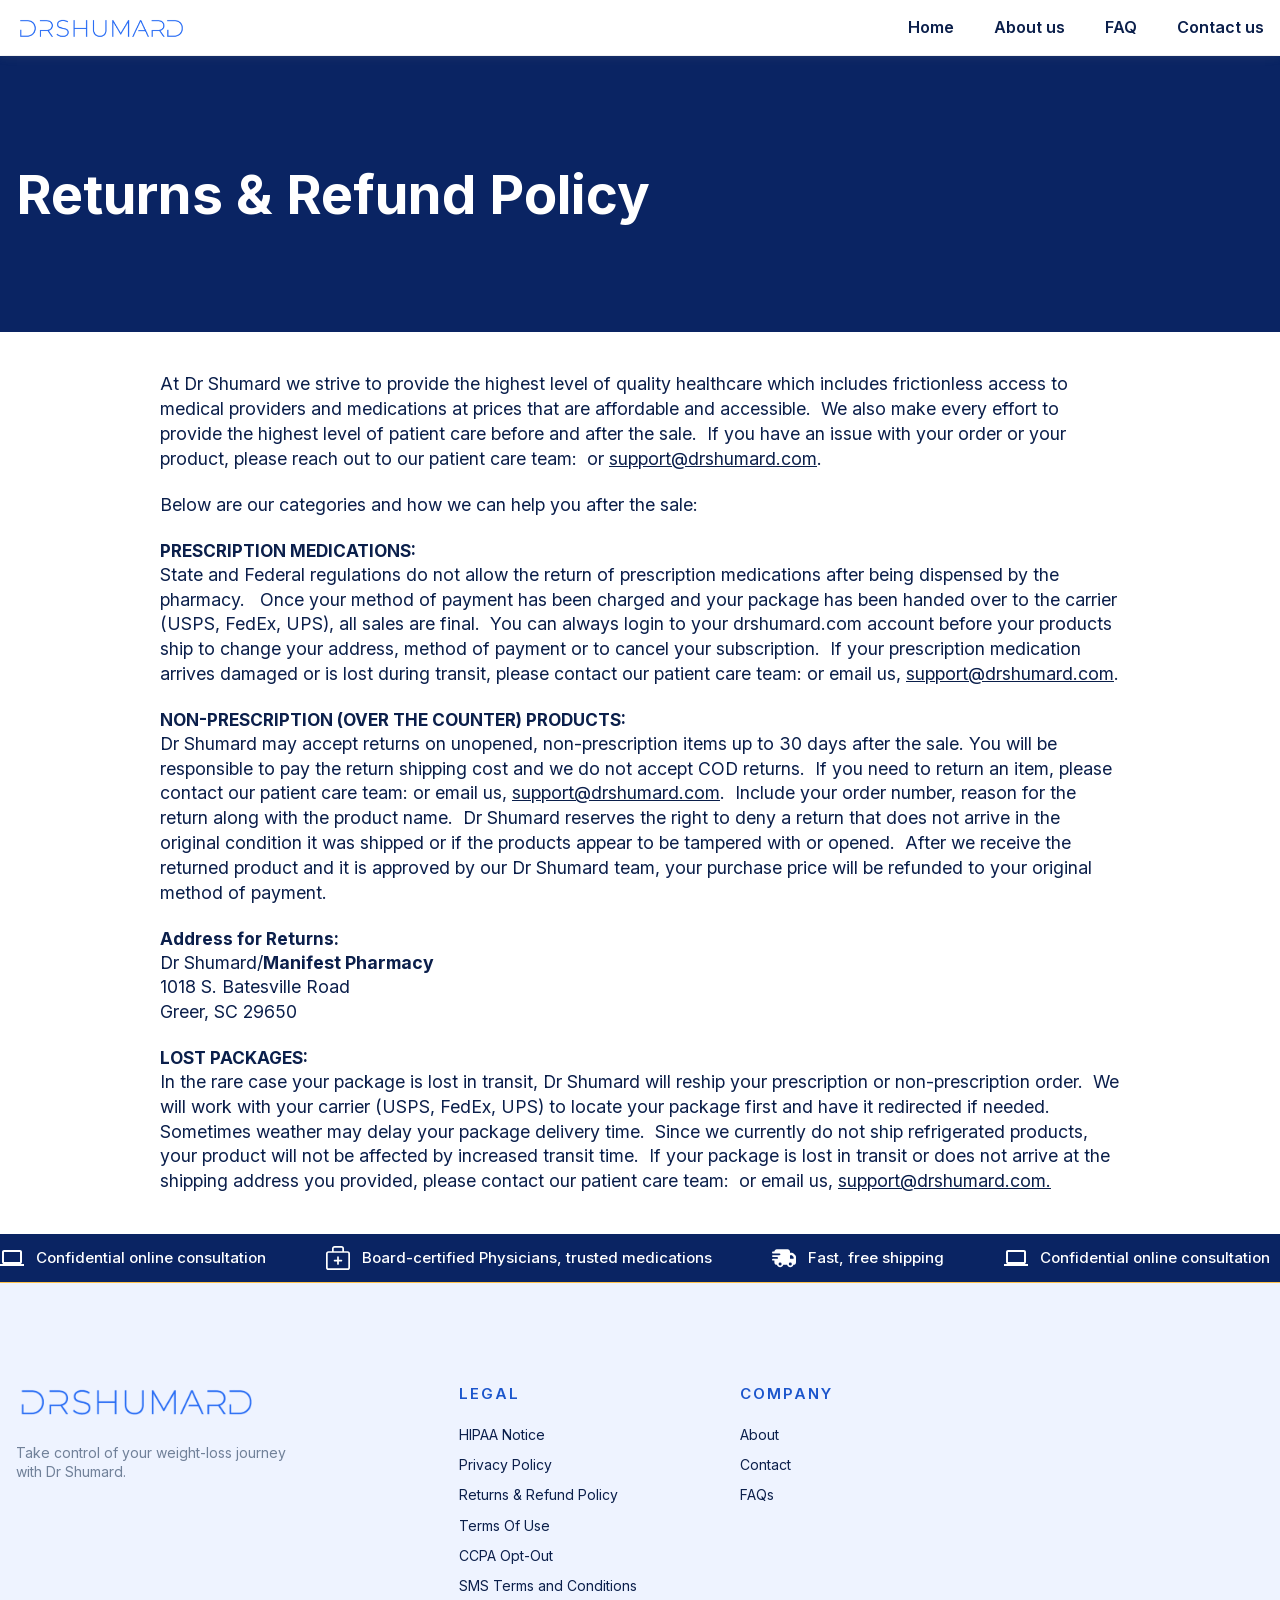
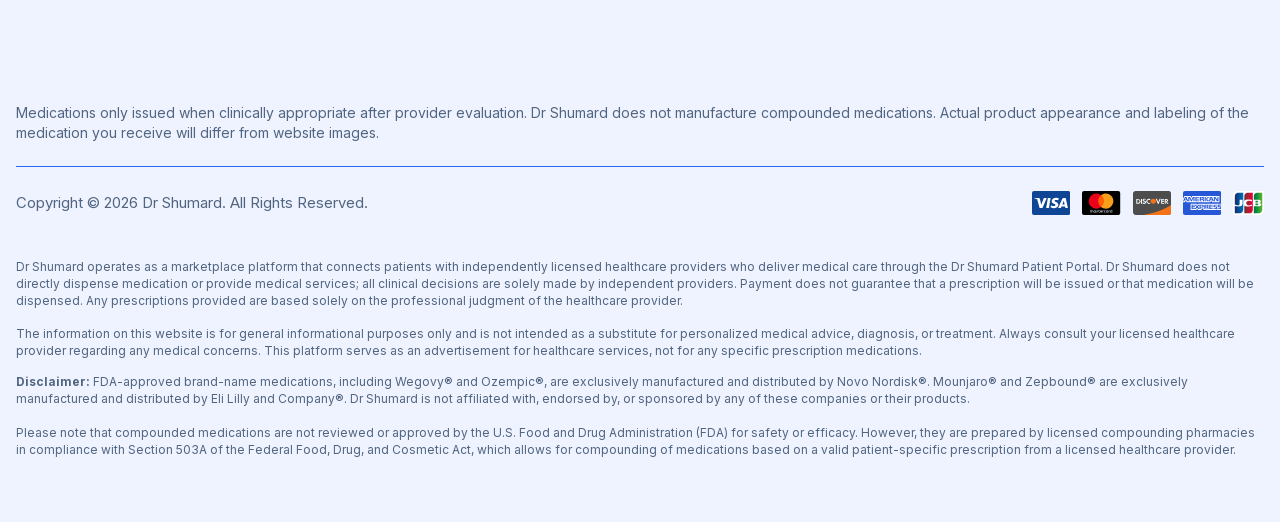
<file: returns-refund-policy/index.html>
<!DOCTYPE html>
<html lang="en">
<head>
  <meta charset="UTF-8">
  <meta name="viewport" content="width=device-width, initial-scale=1">
  <title>Returns &amp; Refund Policy – Dr Shumard</title>
  <link rel="canonical" href="https://drshumard.com/returns-refund-policy/">
  <link rel="icon" href="/assets/img/favicon.svg" type="image/svg+xml">
  <meta name="theme-color" content="#256AF4">
  <meta name="description" content="Dr Shumard&#x27;s returns and refund policy for treatments and services.">
  <meta property="og:site_name" content="Dr Shumard">
  <meta property="og:type" content="website">
  <meta property="og:title" content="Returns &amp;amp; Refund Policy – Dr Shumard">
  <meta property="og:description" content="Dr Shumard&#x27;s returns and refund policy for treatments and services.">
  <meta property="og:url" content="https://drshumard.com/returns-refund-policy/">
  <meta property="og:image" content="https://drshumard.com/assets/img/dr-shumard.jpg">
  <meta property="og:image:width" content="960">
  <meta property="og:image:height" content="1000">
  <meta name="twitter:card" content="summary">
  <link rel="preload" href="/assets/fonts/inter-var.woff2" as="font" type="font/woff2" crossorigin>
  <link rel="stylesheet" href="/assets/css/style.css">
  <!-- WhiteLabelMD intake + tracking scripts, carried over from the original site -->
  <script>
function checkDebug(){if(!1===window.be_quiet)return!0;if(!1===window.checkDebugValue)return!1;if(window.checkDebugValue)return!0;return"1"===new URLSearchParams(window.location.search).get("elog")?window.checkDebugValue=!0:window.checkDebugValue=!1,window.checkDebugValue}
        function elog(e,c){c?console.log(e):checkDebug()&&console.log(e)}
        function tracking_start() { 
           var reset = new URLSearchParams(window.location.search).get("_track_reset");
           if(reset == "1") {
              forceTrackingCookie("");
           }
        
        }
function setTrackId(e) {
	elog("****SET efcid:" + e,window.trackDebug);
    window.trackingInfo.unid = e;
    wlmdSetCookie("efcid", e, 7);
    window.trackingInfo.codeset = 1;
    wlmdSetCookie("wlmd_tracking_unid", e, 7);
    elog("****Finished set efcid:" + e, window.trackDebug);
}
function useTrackId(e) {
	elog("****USE efcid:" + e);
    window.trackingInfo.unid = e;
    //wlmdSetCookie("efcid", e);
    window.trackingInfo.codeset = 1;
    //wlmdSetCookie("wlmd_tracking_unid", e, 7);
    elog("****Finished set efcid:" + e);
}

window.trackDebug = false;
  </script>
  <script src="/wp-content/uploads/common/wlmd-intake-default.js"></script>
  <script>
    /* set sku here, if chosen */
    window.page_presets = { "productRequested": "" };
    window.page_presets["caller_page"] = urlNoHash();
    function checkoutTrackingString() { return ""; }
  </script>
</head>
<body>
  <a class="skip-link" href="#main">Skip to main content</a>
  <a class="skip-link" href="#footer">Skip to footer</a>
  <header class="site-header">
    <div class="section site-header__bar">
      <div class="container site-header__inner">
        <a class="site-logo" href="/"><img src="/assets/img/logo.png" width="600" height="89" alt="Dr Shumard" fetchpriority="high"></a>
        <nav class="site-nav" aria-label="Menu">
          <ul class="site-nav__items" id="site-menu">
          <li><a href="/">Home</a></li>
          <li><a href="/about/">About us</a></li>
          <li><a href="/faq/">FAQ</a></li>
          <li><a href="/contact-us/">Contact us</a></li>
          <!-- <li><a class="btn header-btn" href="https://drshumard.practicebetter.io/#/signin" target="_blank" rel="noopener">Log in</a></li> -->
          </ul>
          <button class="site-nav__toggle" type="button" aria-expanded="false" aria-controls="site-menu" aria-label="Open menu"><span class="site-nav__bars"><span></span></span></button>
        </nav>
      </div>
    </div>
  </header>
  <main id="main">
    <section class="section page-title legal-page__section">
      <div class="container legal-page__container">
        <h1 class="legal-page__title">Returns &amp; Refund Policy</h1>
      </div>
    </section>
    <section class="section legal-page__content-section">
      <div class="container legal-page__content-container">
        <div class="legal-page__content rich-text">
<p>At Dr Shumard we strive to provide the highest level of quality healthcare which includes frictionless access to medical providers and medications at prices that are affordable and accessible.  We also make every effort to provide the highest level of patient care before and after the sale.  If you have an issue with your order or your product, please reach out to our patient care team:  <a href="tel:"></a> or <a href="mailto:support@drshumard.com">support@drshumard.com</a>.</p>

<p>Below are our categories and how we can help you after the sale:</p>

<h4><strong>PRESCRIPTION MEDICATIONS:</strong></h4>

<p>State and Federal regulations do not allow the return of prescription medications after being dispensed by the pharmacy.   Once your method of payment has been charged and your package has been handed over to the carrier (USPS, FedEx, UPS), all sales are final.  You can always login to your drshumard.com account before your products ship to change your address, method of payment or to cancel your subscription.  If your prescription medication arrives damaged or is lost during transit, please contact our patient care team: <a href="tel:"></a> or email us, <a href="mailto:support@drshumard.com">support@drshumard.com</a>.</p>

<h4><strong>NON-PRESCRIPTION (OVER THE COUNTER) PRODUCTS:</strong></h4>

<p>Dr Shumard may accept returns on unopened, non-prescription items up to 30 days after the sale. You will be responsible to pay the return shipping cost and we do not accept COD returns.  If you need to return an item, please contact our patient care team: <a href="tel:"></a> or email us, <a href="mailto:support@drshumard.com">support@drshumard.com</a>.  Include your order number, reason for the return along with the product name.  Dr Shumard reserves the right to deny a return that does not arrive in the original condition it was shipped or if the products appear to be tampered with or opened.  After we receive the returned product and it is approved by our Dr Shumard team, your purchase price will be refunded to your original method of payment. </p>

<h4><strong>Address for Returns:</strong></h4>

<p>Dr Shumard/<strong>Manifest Pharmacy<br></strong>1018 S. Batesville Road<br>Greer, SC 29650</p>

<h4><strong>LOST PACKAGES:</strong></h4>

<p>In the rare case your package is lost in transit, Dr Shumard will reship your prescription or non-prescription order.  We will work with your carrier (USPS, FedEx, UPS) to locate your package first and have it redirected if needed.  Sometimes weather may delay your package delivery time.  Since we currently do not ship refrigerated products, your product will not be affected by increased transit time.  If your package is lost in transit or does not arrive at the shipping address you provided, please contact our patient care team:  <a href="tel:"></a> or email us, <a href="mailto:support@drshumard.com">support@drshumard.com.</a></p>
        </div>
      </div>
    </section>
    <section class="section advantage-section" aria-label="Why Dr Shumard">
      <div class="advantage-marquee">
        <div class="advantage-track">
          <div class="advantage-group">
          <div class="advantage-box"><svg class="advantage-box__icon advantage-box__icon--fill" xmlns="http://www.w3.org/2000/svg" viewBox="0 0 512 384" aria-hidden="true" focusable="false"><path d="M427 320h85v43H0v-43h85q-17 0-29.5-12.5T43 277V64q0-18 12.5-30.5T85 21h342q17 0 29.5 12.5T469 64v213q0 18-12.5 30.5T427 320zM85 64v213h342V64H85z"/></svg><span class="advantage-box__text">Confidential online consultation</span></div>
          <div class="advantage-box"><svg class="advantage-box__icon advantage-box__icon--stroke" xmlns="http://www.w3.org/2000/svg" viewBox="0 0 14 14" aria-hidden="true" focusable="false"><path fill="none" stroke="#EEF8F6" stroke-linecap="round" stroke-linejoin="round" d="M5 8.5h4m-2-2v4m5.5-7h-11a1 1 0 0 0-1 1v8a1 1 0 0 0 1 1h11a1 1 0 0 0 1-1v-8a1 1 0 0 0-1-1m-2.5 0v-2a1 1 0 0 0-1-1H5a1 1 0 0 0-1 1v2"/></svg><span class="advantage-box__text">Board-certified Physicians, trusted medications</span></div>
          <div class="advantage-box"><svg class="advantage-box__icon advantage-box__icon--fill" xmlns="http://www.w3.org/2000/svg" viewBox="0 0 640 512" aria-hidden="true" focusable="false"><path d="M64 96c0-35.3 28.7-64 64-64h288c35.3 0 64 28.7 64 64v32h50.7c17 0 33.3 6.7 45.3 18.7l45.3 45.3c12 12 18.7 28.3 18.7 45.3V384c0 35.3-28.7 64-64 64h-3.3c-10.4 36.9-44.4 64-84.7 64s-74.2-27.1-84.7-64H300.7c-10.4 36.9-44.4 64-84.7 64s-74.2-27.1-84.7-64H128c-35.3 0-64-28.7-64-64v-48H24c-13.3 0-24-10.7-24-24s10.7-24 24-24h112c13.3 0 24-10.7 24-24s-10.7-24-24-24H24c-13.3 0-24-10.7-24-24s10.7-24 24-24h176c13.3 0 24-10.7 24-24s-10.7-24-24-24H24c-13.3 0-24-10.7-24-24s10.7-24 24-24zm512 192v-50.7L530.7 192H480v96zM256 424a40 40 0 1 0-80 0a40 40 0 1 0 80 0m232 40a40 40 0 1 0 0-80a40 40 0 1 0 0 80"/></svg><span class="advantage-box__text">Fast, free shipping</span></div>
          </div>
          <div class="advantage-group" aria-hidden="true">
          <div class="advantage-box" aria-hidden="true"><svg class="advantage-box__icon advantage-box__icon--fill" xmlns="http://www.w3.org/2000/svg" viewBox="0 0 512 384" aria-hidden="true" focusable="false"><path d="M427 320h85v43H0v-43h85q-17 0-29.5-12.5T43 277V64q0-18 12.5-30.5T85 21h342q17 0 29.5 12.5T469 64v213q0 18-12.5 30.5T427 320zM85 64v213h342V64H85z"/></svg><span class="advantage-box__text">Confidential online consultation</span></div>
          <div class="advantage-box" aria-hidden="true"><svg class="advantage-box__icon advantage-box__icon--stroke" xmlns="http://www.w3.org/2000/svg" viewBox="0 0 14 14" aria-hidden="true" focusable="false"><path fill="none" stroke="#EEF8F6" stroke-linecap="round" stroke-linejoin="round" d="M5 8.5h4m-2-2v4m5.5-7h-11a1 1 0 0 0-1 1v8a1 1 0 0 0 1 1h11a1 1 0 0 0 1-1v-8a1 1 0 0 0-1-1m-2.5 0v-2a1 1 0 0 0-1-1H5a1 1 0 0 0-1 1v2"/></svg><span class="advantage-box__text">Board-certified Physicians, trusted medications</span></div>
          <div class="advantage-box" aria-hidden="true"><svg class="advantage-box__icon advantage-box__icon--fill" xmlns="http://www.w3.org/2000/svg" viewBox="0 0 640 512" aria-hidden="true" focusable="false"><path d="M64 96c0-35.3 28.7-64 64-64h288c35.3 0 64 28.7 64 64v32h50.7c17 0 33.3 6.7 45.3 18.7l45.3 45.3c12 12 18.7 28.3 18.7 45.3V384c0 35.3-28.7 64-64 64h-3.3c-10.4 36.9-44.4 64-84.7 64s-74.2-27.1-84.7-64H300.7c-10.4 36.9-44.4 64-84.7 64s-74.2-27.1-84.7-64H128c-35.3 0-64-28.7-64-64v-48H24c-13.3 0-24-10.7-24-24s10.7-24 24-24h112c13.3 0 24-10.7 24-24s-10.7-24-24-24H24c-13.3 0-24-10.7-24-24s10.7-24 24-24h176c13.3 0 24-10.7 24-24s-10.7-24-24-24H24c-13.3 0-24-10.7-24-24s10.7-24 24-24zm512 192v-50.7L530.7 192H480v96zM256 424a40 40 0 1 0-80 0a40 40 0 1 0 80 0m232 40a40 40 0 1 0 0-80a40 40 0 1 0 0 80"/></svg><span class="advantage-box__text">Fast, free shipping</span></div>
          </div>
        </div>
      </div>
    </section>
  </main>
  <footer class="site-footer" id="footer">
    <div class="section site-footer__top">
      <div class="container site-footer__grid">
        <div class="block site-footer__brand">
          <a class="site-footer__logo" href="/"><img src="/assets/img/logo.png" width="600" height="89" alt="Dr Shumard" loading="lazy"></a>
          <div class="site-footer__tagline">Take control of your weight-loss journey with Dr Shumard.</div>
        </div>
        <div class="site-footer__columns">
          <div class="block footer-column">
            <div class="footer-column--title">Legal</div>
            <ul class="footer-column--menu">
              <li><a href="/hipaa/">HIPAA Notice</a></li>
              <li><a href="/privacy/">Privacy Policy</a></li>
              <li><a href="/returns-refund-policy/">Returns &amp; Refund Policy</a></li>
              <li><a href="/terms/">Terms Of Use</a></li>
              <li><a href="/ccpa/">CCPA Opt-Out</a></li>
              <li><a href="/sms-terms-and-conditions/">SMS Terms and Conditions</a></li>
            </ul>
          </div>
          <div class="block footer-column">
            <div class="footer-column--title">Company</div>
            <ul class="footer-column--menu footer-column--company">
              <li><a href="/about/">About</a></li>
              <li><a href="/contact-us/">Contact</a></li>
              <li><a href="/faq/">FAQs</a></li>
            </ul>
          </div>
        </div>
      </div>
    </div>
    <div class="section site-footer__bottom">
      <div class="container">
        <div class="site-footer__notice">Medications only issued when clinically appropriate after provider evaluation. Dr Shumard does not manufacture compounded medications. Actual product appearance and labeling of the medication you receive will differ from website images.</div>
        <hr class="site-footer__divider">
        <div class="block site-footer__row">
          <div class="site-footer__copyright">Copyright © 2026 Dr Shumard. All Rights Reserved.</div>
          <div class="site-footer__payments">
          <svg class="footer-pay-icon" role="img" aria-label="Visa" xmlns="http://www.w3.org/2000/svg" width="750" height="471" viewBox="0 0 750 471"><defs></defs><g stroke="none" stroke-width="1" fill="none" fill-rule="evenodd"><g fill-rule="nonzero"><rect fill="#0E4595" x="0" y="0" width="750" height="471" rx="40"></rect><polygon fill="#FFFFFF" points="278.1975 334.2275 311.5585 138.4655 364.9175 138.4655 331.5335 334.2275"></polygon><path d="M524.3075,142.6875 C513.7355,138.7215 497.1715,134.4655 476.4845,134.4655 C423.7605,134.4655 386.6205,161.0165 386.3045,199.0695 C386.0075,227.1985 412.8185,242.8905 433.0585,252.2545 C453.8275,261.8495 460.8105,267.9695 460.7115,276.5375 C460.5795,289.6595 444.1255,295.6545 428.7885,295.6545 C407.4315,295.6545 396.0855,292.6875 378.5625,285.3785 L371.6865,282.2665 L364.1975,326.0905 C376.6605,331.5545 399.7065,336.2895 423.6355,336.5345 C479.7245,336.5345 516.1365,310.2875 516.5505,269.6525 C516.7515,247.3835 502.5355,230.4355 471.7515,216.4645 C453.1005,207.4085 441.6785,201.3655 441.7995,192.1955 C441.7995,184.0585 451.4675,175.3575 472.3565,175.3575 C489.8055,175.0865 502.4445,178.8915 512.2925,182.8575 L517.0745,185.1165 L524.3075,142.6875" fill="#FFFFFF"></path><path d="M661.6145,138.4655 L620.3835,138.4655 C607.6105,138.4655 598.0525,141.9515 592.4425,154.6995 L513.1975,334.1025 L569.2285,334.1025 C569.2285,334.1025 578.3905,309.9805 580.4625,304.6845 C586.5855,304.6845 641.0165,304.7685 648.7985,304.7685 C650.3945,311.6215 655.2905,334.1025 655.2905,334.1025 L704.8025,334.1025 L661.6145,138.4655 Z M596.1975,264.8725 C600.6105,253.5935 617.4565,210.1495 617.4565,210.1495 C617.1415,210.6705 621.8365,198.8155 624.5315,191.4655 L628.1385,208.3435 C628.1385,208.3435 638.3555,255.0725 640.4905,264.8715 L596.1975,264.8715 L596.1975,264.8725 Z" fill="#FFFFFF"></path><path d="M 45.878906 138.46484 L 45.197266 142.53906 C 66.288263 147.64458 85.126465 155.03257 101.61914 164.22461 L 148.96484 333.91602 L 205.41992 333.84961 L 289.42383 138.46484 L 232.90234 138.46484 L 180.66211 271.96094 L 175.0957 244.83203 C 174.83824 244.00408 174.55942 243.17304 174.27344 242.3418 L 156.10742 154.99219 C 152.87742 142.59619 143.50892 138.89684 131.91992 138.46484 L 45.878906 138.46484 z " style="fill:#ffffff;fill-opacity:1"></path></g></g></svg>
          <svg class="footer-pay-icon" role="img" aria-label="Mastercard" xmlns="http://www.w3.org/2000/svg" width="750" height="471" viewBox="0 0 750 471"><defs></defs><g stroke="none" stroke-width="1" fill="none" fill-rule="evenodd"><g fill-rule="nonzero"><rect fill="#000000" x="0" y="0" width="750" height="471" rx="40"></rect><g transform="translate(133.000000, 48.000000)"><path d="M88.13,373.67 L88.13,348.82 C88.13,339.29 82.33,333.08 72.81,333.08 C67.81,333.08 62.46,334.74 58.73,340.08 C55.83,335.52 51.73,333.08 45.48,333.08 C40.7599149,332.876008 36.2525337,335.054575 33.48,338.88 L33.48,333.88 L25.61,333.88 L25.61,373.64 L33.48,373.64 L33.48,350.89 C33.48,343.89 37.62,340.54 43.42,340.54 C49.22,340.54 52.53,344.27 52.53,350.89 L52.53,373.67 L60.4,373.67 L60.4,350.89 C60.4,343.89 64.54,340.54 70.34,340.54 C76.14,340.54 79.45,344.27 79.45,350.89 L79.45,373.67 L88.13,373.67 Z M217.35,334.32 L202.85,334.32 L202.85,322.32 L195,322.32 L195,334.32 L186.72,334.32 L186.72,341.32 L195,341.32 L195,360 C195,369.11 198.31,374.5 208.25,374.5 C212.015784,374.421483 215.705651,373.426077 219,371.6 L216.51,364.6 C214.275685,365.996557 211.684475,366.715565 209.05,366.67 C204.91,366.67 202.84,364.18 202.84,360.04 L202.84,341 L217.34,341 L217.34,334.37 L217.35,334.32 Z M291.07,333.08 C286.709355,332.982846 282.618836,335.185726 280.3,338.88 L280.3,333.88 L272.43,333.88 L272.43,373.64 L280.3,373.64 L280.3,351.31 C280.3,344.68 283.61,340.54 289,340.54 C290.818809,340.613783 292.62352,340.892205 294.38,341.37 L296.87,333.91 C294.971013,333.43126 293.02704,333.153071 291.07,333.08 Z M179.66,337.22 C175.52,334.32 169.72,333.08 163.51,333.08 C153.57,333.08 147.36,337.64 147.36,345.51 C147.36,352.14 151.92,355.86 160.61,357.11 L164.75,357.52 C169.31,358.35 172.21,360.01 172.21,362.08 C172.21,364.98 168.9,367.08 162.68,367.08 C157.930627,367.177716 153.278889,365.724267 149.43,362.94 L145.29,369.15 C151.09,373.29 158.13,374.15 162.29,374.15 C173.89,374.15 180.1,368.77 180.1,361.31 C180.1,354.31 175.1,350.96 166.43,349.71 L162.29,349.3 C158.56,348.89 155.29,347.64 155.29,345.16 C155.29,342.26 158.6,340.16 163.16,340.16 C168.16,340.16 173.1,342.23 175.59,343.47 L179.66,337.22 Z M299.77,353.79 C299.77,365.79 307.64,374.5 320.48,374.5 C326.28,374.5 330.42,373.26 334.56,369.94 L330.42,363.73 C327.488758,366.10388 323.841703,367.41823 320.07,367.46 C313.07,367.46 307.64,362.08 307.64,354.21 C307.64,346.34 313,341 320.07,341 C323.841703,341.04177 327.488758,342.35612 330.42,344.73 L334.56,338.52 C330.42,335.21 326.28,333.96 320.48,333.96 C308.05,333.13 299.77,341.83 299.77,353.84 L299.77,353.79 Z M244.27,333.08 C232.67,333.08 224.8,341.36 224.8,353.79 C224.8,366.22 233.08,374.5 245.09,374.5 C250.932775,374.623408 256.638486,372.722682 261.24,369.12 L257.1,363.32 C253.772132,365.898743 249.708598,367.349004 245.5,367.46 C240.12,367.46 234.32,364.15 233.5,357.11 L262.91,357.11 L262.91,353.8 C262.91,341.37 255.45,333.09 244.27,333.09 L244.27,333.08 Z M243.86,340.54 C249.66,340.54 253.8,344.27 254.21,350.48 L232.68,350.48 C233.92,344.68 237.68,340.54 243.86,340.54 Z M136.59,353.79 L136.59,333.91 L128.72,333.91 L128.72,338.91 C125.82,335.18 121.72,333.11 115.88,333.11 C104.7,333.11 96.41,341.81 96.41,353.82 C96.41,365.83 104.69,374.53 115.88,374.53 C121.68,374.53 125.82,372.46 128.72,368.73 L128.72,373.73 L136.59,373.73 L136.59,353.79 Z M104.7,353.79 C104.7,346.33 109.26,340.54 117.13,340.54 C124.59,340.54 129.13,346.34 129.13,353.79 C129.13,361.66 124.13,367.04 117.13,367.04 C109.26,367.45 104.7,361.24 104.7,353.79 Z M410.78,333.08 C406.419355,332.982846 402.328836,335.185726 400.01,338.88 L400.01,333.88 L392.14,333.88 L392.14,373.64 L400,373.64 L400,351.31 C400,344.68 403.31,340.54 408.7,340.54 C410.518809,340.613783 412.32352,340.892205 414.08,341.37 L416.57,333.91 C414.671013,333.43126 412.72704,333.153071 410.77,333.08 L410.78,333.08 Z M380.13,353.79 L380.13,333.91 L372.26,333.91 L372.26,338.91 C369.36,335.18 365.26,333.11 359.42,333.11 C348.24,333.11 339.95,341.81 339.95,353.82 C339.95,365.83 348.23,374.53 359.42,374.53 C365.22,374.53 369.36,372.46 372.26,368.73 L372.26,373.73 L380.13,373.73 L380.13,353.79 Z M348.24,353.79 C348.24,346.33 352.8,340.54 360.67,340.54 C368.13,340.54 372.67,346.34 372.67,353.79 C372.67,361.66 367.67,367.04 360.67,367.04 C352.8,367.45 348.24,361.24 348.24,353.79 Z M460.07,353.79 L460.07,318.17 L452.2,318.17 L452.2,338.88 C449.3,335.15 445.2,333.08 439.36,333.08 C428.18,333.08 419.89,341.78 419.89,353.79 C419.89,365.8 428.17,374.5 439.36,374.5 C445.16,374.5 449.3,372.43 452.2,368.7 L452.2,373.7 L460.07,373.7 L460.07,353.79 Z M428.18,353.79 C428.18,346.33 432.74,340.54 440.61,340.54 C448.07,340.54 452.61,346.34 452.61,353.79 C452.61,361.66 447.61,367.04 440.61,367.04 C432.73,367.46 428.17,361.25 428.17,353.79 L428.18,353.79 Z" fill="#FFFFFF"></path><g><rect fill="#FF5F00" x="170.55" y="32.39" width="143.72" height="234.42"></rect><path d="M185.05,149.6 C185.05997,103.912554 205.96046,60.7376085 241.79,32.39 C180.662018,-15.6713968 92.8620037,-8.68523415 40.103462,48.4380037 C-12.6550796,105.561241 -12.6550796,193.638759 40.103462,250.761996 C92.8620037,307.885234 180.662018,314.871397 241.79,266.81 C205.96046,238.462391 185.05997,195.287446 185.05,149.6 Z" fill="#EB001B"></path><path d="M483.26,149.6 C483.30134,206.646679 450.756789,258.706022 399.455617,283.656273 C348.154445,308.606523 287.109181,302.064451 242.26,266.81 C278.098424,238.46936 299.001593,195.290092 299.001593,149.6 C299.001593,103.909908 278.098424,60.7306402 242.26,32.39 C287.109181,-2.86445052 348.154445,-9.40652324 399.455617,15.5437274 C450.756789,40.493978 483.30134,92.5533211 483.26,149.6 Z" fill="#F79E1B"></path></g></g></g></g></svg>
          <svg class="footer-pay-icon" role="img" aria-label="Discover" xmlns="http://www.w3.org/2000/svg" width="750" height="471" viewBox="0 0 750 471"><defs></defs><g stroke="none" stroke-width="1" fill="none" fill-rule="evenodd"><g fill-rule="nonzero"><path d="M52.8771038,0 C23.6793894,0 -4.55476115e-15,23.1545612 0,51.7102589 L0,419.289737 C0,447.850829 23.671801,471 52.8771038,471 L697.122894,471 C726.320615,471 750,447.845433 750,419.289737 L750,252.475404 L750,51.7102589 C750,23.1491677 726.328202,-4.4533018e-15 697.122894,0 L52.8771038,0 Z" fill="#4D4D4D"></path><path d="M314.569558,152.198414 C323.06625,152.198414 330.192577,153.9309 338.865308,158.110254 L338.865308,180.197198 C330.650269,172.563549 323.523875,169.368926 314.100058,169.368926 C295.577115,169.368926 281.009615,183.944539 281.009615,202.424438 C281.009615,221.911997 295.126279,235.620254 315.018404,235.620254 C323.972798,235.620254 330.967135,232.591128 338.865308,225.080186 L338.865308,247.178497 C329.883538,251.197965 322.604577,252.785079 314.100058,252.785079 C284.025202,252.785079 260.655798,230.849701 260.655798,202.560947 C260.655798,174.577103 284.647269,152.198414 314.569558,152.198414 Z M221.191404,152.807038 C232.293048,152.807038 242.451462,156.418802 250.944635,163.479831 L240.609981,176.340655 C235.465019,170.859895 230.599394,168.547945 224.682615,168.547945 C216.169885,168.547936 209.970327,173.154235 209.970327,179.215049 C209.970327,184.413218 213.450798,187.164422 225.302356,191.332621 C247.768529,199.141028 254.426462,206.064868 254.426462,221.354473 C254.426462,239.986821 240.026981,252.955721 219.503077,252.955721 C204.47426,252.955721 193.548154,247.330452 184.44824,234.636213 L197.205529,222.956624 C201.754702,231.315341 209.342452,235.792799 218.763144,235.792799 C227.573971,235.792799 234.097058,230.014421 234.097058,222.217168 C234.097058,218.175392 232.121269,214.709536 228.175702,212.259183 C226.189231,211.099073 222.254519,209.369382 214.522615,206.777734 C195.973058,200.43062 189.609,193.646221 189.609,180.386799 C189.609,164.636126 203.275981,152.807038 221.191404,152.807038 Z M446.886269,154.485036 L468.460788,154.485036 L495.464615,219.130417 L522.815885,154.485036 L544.22701,154.485036 L500.482644,253.198414 L489.855019,253.198414 L446.886269,154.485036 Z M64.8212135,154.632923 L93.811974,154.632923 C125.842394,154.632923 148.170827,174.418596 148.170827,202.822609 C148.170827,216.985567 141.340038,230.679389 129.788913,239.766893 C120.068962,247.437722 108.994192,250.877669 93.6598558,250.877669 L64.8212135,250.877669 L64.8212135,154.632923 Z M157.25849,154.632923 L177.009462,154.632923 L177.009462,250.877669 L157.25849,250.877669 L157.25849,154.632923 Z M553.156923,154.632923 L609.168423,154.632923 L609.168423,170.940741 L572.892875,170.940741 L572.892875,192.303392 L607.831279,192.303392 L607.831279,208.603619 L572.892875,208.603619 L572.892875,234.583122 L609.168423,234.583122 L609.168423,250.877669 L553.156923,250.877669 L553.156923,154.632923 Z M622.250596,154.632923 L651.534327,154.632923 C674.313452,154.632923 687.366663,165.030007 687.366663,183.048838 C687.366663,197.784414 679.179923,207.454847 664.302885,210.332805 L696.176385,250.877669 L671.888144,250.877669 L644.551904,212.213673 L641.977163,212.213673 L641.977163,250.877669 L622.250596,250.877669 L622.250596,154.632923 Z M641.977163,169.791736 L641.977163,198.939525 L647.748269,198.939525 C660.360308,198.939525 667.044769,193.734406 667.044769,184.05942 C667.044769,174.693052 660.359106,169.791736 648.060019,169.791736 L641.977163,169.791736 Z M84.5571663,170.940741 L84.5571663,234.583122 L89.8568962,234.583122 C102.619538,234.583122 110.679663,232.259105 116.885144,226.934514 C123.71575,221.152572 127.824519,211.920423 127.824519,202.684197 C127.824519,193.462833 123.71575,184.505917 116.885144,178.723975 C110.361615,173.113074 102.619538,170.940741 89.8568962,170.940741 L84.5571663,170.940741 Z" fill="#FFFFFF"></path><path d="M399.164288,151.559424 C428.914452,151.559424 453.031096,173.727429 453.031096,201.112187 L453.031096,201.143399 C453.031096,228.528147 428.914452,250.727374 399.164288,250.727374 C369.414125,250.727374 345.297481,228.528147 345.297481,201.143399 L345.297481,201.112187 C345.297481,173.727429 369.414125,151.559424 399.164288,151.559424 Z M749.982612,271.093939 C724.934651,288.327133 537.408564,411.490963 212.719237,470.985071 L697.105507,470.985071 C726.303228,470.985071 749.982612,447.830504 749.982612,419.274807 L749.982612,271.093939 Z" fill="#F47216"></path></g></g></svg>
          <svg class="footer-pay-icon" role="img" aria-label="American Express" xmlns="http://www.w3.org/2000/svg" width="750" height="471" viewBox="0 0 750 471"><defs></defs><g stroke="none" stroke-width="1" fill="none" fill-rule="evenodd"><g fill-rule="nonzero"><rect fill="#2557D6" x="0" y="0" width="750" height="471" rx="40"></rect><path d="M0.002688,221.18508 L36.026849,221.18508 L44.149579,201.67506 L62.334596,201.67506 L70.436042,221.18508 L141.31637,221.18508 L141.31637,206.26909 L147.64322,221.24866 L184.43894,221.24866 L190.76579,206.04654 L190.76579,221.18508 L366.91701,221.18508 L366.83451,189.15941 L370.2427,189.15941 C372.62924,189.24161 373.3263,189.46144 373.3263,193.38516 L373.3263,221.18508 L464.43232,221.18508 L464.43232,213.72973 C471.78082,217.6508 483.21064,221.18508 498.25086,221.18508 L536.57908,221.18508 L544.78163,201.67506 L562.96664,201.67506 L570.98828,221.18508 L644.84844,221.18508 L644.84844,202.65269 L656.0335,221.18508 L715.22061,221.18508 L715.22061,98.67789 L656.64543,98.67789 L656.64543,113.14614 L648.44288,98.67789 L588.33787,98.67789 L588.33787,113.14614 L580.80579,98.67789 L499.61839,98.67789 C486.02818,98.67789 474.08221,100.5669 464.43232,105.83121 L464.43232,98.67789 L408.40596,98.67789 L408.40596,105.83121 C402.26536,100.40529 393.89786,98.67789 384.59383,98.67789 L179.90796,98.67789 L166.17407,130.3194 L152.07037,98.67789 L87.59937,98.67789 L87.59937,113.14614 L80.516924,98.67789 L25.533518,98.67789 L-2.99999999e-06,156.92445 L-2.99999999e-06,221.18508 L0.002597,221.18508 L0.002688,221.18508 Z M227.39957,203.51436 L205.78472,203.51436 L205.70492,134.72064 L175.13228,203.51436 L156.62,203.51436 L125.96754,134.6597 L125.96754,203.51436 L83.084427,203.51436 L74.982981,183.92222 L31.083524,183.92222 L22.8996,203.51436 L4.7e-05,203.51436 L37.756241,115.67692 L69.08183,115.67692 L104.94103,198.84086 L104.94103,115.67692 L139.35289,115.67692 L166.94569,175.26406 L192.29297,115.67692 L227.39657,115.67692 L227.39657,203.51436 L227.39957,203.51436 Z M67.777214,165.69287 L53.346265,130.67606 L38.997794,165.69287 L67.777214,165.69287 Z M313.41947,203.51436 L242.98611,203.51436 L242.98611,115.67692 L313.41947,115.67692 L313.41947,133.96821 L264.07116,133.96821 L264.07116,149.8009 L312.23551,149.8009 L312.23551,167.80606 L264.07116,167.80606 L264.07116,185.34759 L313.41947,185.34759 L313.41947,203.51436 Z M412.67528,139.33321 C412.67528,153.33782 403.28877,160.57326 397.81863,162.74575 C402.43206,164.49434 406.37237,167.58351 408.24808,170.14281 C411.22525,174.51164 411.73875,178.41416 411.73875,186.25897 L411.73875,203.51436 L390.47278,203.51436 L390.39298,192.43732 C390.39298,187.1518 390.90115,179.55074 387.0646,175.32499 C383.98366,172.23581 379.28774,171.56552 371.69714,171.56552 L349.06363,171.56552 L349.06363,203.51436 L327.98125,203.51436 L327.98125,115.67692 L376.47552,115.67692 C387.25084,115.67692 395.18999,115.9604 402.00639,119.88413 C408.67644,123.80786 412.67529,129.53581 412.67529,139.33321 L412.67528,139.33321 Z M386.02277,152.37632 C383.1254,154.12756 379.69859,154.18584 375.59333,154.18584 L349.97998,154.18584 L349.97998,134.67583 L375.94186,134.67583 C379.61611,134.67583 383.44999,134.8401 385.94029,136.26016 C388.67536,137.53981 390.36749,140.26337 390.36749,144.02548 C390.36749,147.86443 388.75784,150.95361 386.02277,152.37632 Z M446.48908,203.51436 L424.97569,203.51436 L424.97569,115.67692 L446.48908,115.67692 L446.48908,203.51436 Z M696.22856,203.51436 L666.35032,203.51436 L626.38585,137.58727 L626.38585,203.51436 L583.44687,203.51436 L575.24166,183.92222 L531.44331,183.92222 L523.48287,203.51436 L498.81137,203.51436 C488.56284,203.51436 475.58722,201.25709 468.23872,193.79909 C460.82903,186.3411 456.97386,176.23903 456.97386,160.26593 C456.97386,147.23895 459.27791,135.33 468.33983,125.91941 C475.15621,118.90916 485.83044,115.67692 500.35982,115.67692 L520.77174,115.67692 L520.77174,134.49809 L500.78818,134.49809 C493.0938,134.49809 488.74909,135.63733 484.564,139.70147 C480.96957,143.4 478.50322,150.39171 478.50322,159.59829 C478.50322,169.00887 480.38158,175.79393 484.30061,180.22633 C487.5465,183.70232 493.445,184.75677 498.99495,184.75677 L508.46393,184.75677 L538.17987,115.67957 L569.77152,115.67957 L605.46843,198.76138 L605.46843,115.67957 L637.5709,115.67957 L674.6327,176.85368 L674.6327,115.67957 L696.22856,115.67957 L696.22856,203.51436 Z M568.07051,165.69287 L553.47993,130.67606 L538.96916,165.69287 L568.07051,165.69287 Z" fill="#FFFFFF"></path><path d="M749.95644,343.76716 C744.83485,351.22516 734.85504,355.00582 721.34464,355.00582 L680.62723,355.00582 L680.62723,336.1661 L721.17969,336.1661 C725.20248,336.1661 728.01736,335.63887 729.71215,333.99096 C731.18079,332.63183 732.2051,330.65804 732.2051,328.26036 C732.2051,325.70107 731.18079,323.66899 729.62967,322.45028 C728.09984,321.10969 725.87294,320.50033 722.20135,320.50033 C702.40402,319.83005 677.70592,321.10969 677.70592,293.30714 C677.70592,280.56363 685.83131,267.14983 707.95664,267.14983 L749.95379,267.14983 L749.95644,249.66925 L710.93382,249.66925 C699.15812,249.66925 690.60438,252.47759 684.54626,256.84375 L684.54626,249.66925 L626.83044,249.66925 C617.60091,249.66925 606.76706,251.94771 601.64279,256.84375 L601.64279,249.66925 L498.57751,249.66925 L498.57751,256.84375 C490.37496,250.95154 476.53466,249.66925 470.14663,249.66925 L402.16366,249.66925 L402.16366,256.84375 C395.67452,250.58593 381.24357,249.66925 372.44772,249.66925 L296.3633,249.66925 L278.95252,268.43213 L262.64586,249.66925 L148.99149,249.66925 L148.99149,372.26121 L260.50676,372.26121 L278.447,353.20159 L295.34697,372.26121 L364.08554,372.32211 L364.08554,343.48364 L370.84339,343.48364 C379.96384,343.62405 390.72054,343.25845 400.21079,339.17311 L400.21079,372.25852 L456.90762,372.25852 L456.90762,340.30704 L459.64268,340.30704 C463.13336,340.30704 463.47657,340.45011 463.47657,343.92344 L463.47657,372.25587 L635.71144,372.25587 C646.64639,372.25587 658.07621,369.46873 664.40571,364.41107 L664.40571,372.25587 L719.03792,372.25587 C730.40656,372.25587 741.50913,370.66889 749.95644,366.60475 L749.95644,343.76712 L749.95644,343.76716 Z M408.45301,296.61266 C408.45301,321.01872 390.16689,326.05784 371.7371,326.05784 L345.42935,326.05784 L345.42935,355.52685 L304.44855,355.52685 L278.48667,326.44199 L251.5058,355.52685 L167.9904,355.52685 L167.9904,267.66822 L252.79086,267.66822 L278.73144,296.46694 L305.55002,267.66822 L372.92106,267.66822 C389.6534,267.66822 408.45301,272.28078 408.45301,296.61266 Z M240.82781,337.04655 L188.9892,337.04655 L188.9892,319.56596 L235.27785,319.56596 L235.27785,301.64028 L188.9892,301.64028 L188.9892,285.66718 L241.84947,285.66718 L264.91132,311.27077 L240.82781,337.04655 Z M324.3545,347.10668 L291.9833,311.3189 L324.3545,276.6677 L324.3545,347.10668 Z M372.2272,308.04117 L344.98027,308.04117 L344.98027,285.66718 L372.47197,285.66718 C380.08388,285.66718 385.36777,288.75636 385.36777,296.43956 C385.36777,304.03796 380.32865,308.04117 372.2272,308.04117 Z M514.97053,267.66815 L585.34004,267.66815 L585.34004,285.83764 L535.96778,285.83764 L535.96778,301.81074 L584.1348,301.81074 L584.1348,319.73642 L535.96778,319.73642 L535.96778,337.21701 L585.34004,337.29641 L585.34004,355.52678 L514.97053,355.52678 L514.97053,267.66815 Z M487.91724,314.6973 C492.61049,316.42205 496.44703,319.51387 498.24559,322.07317 C501.22276,326.36251 501.65378,330.36571 501.73891,338.10985 L501.73891,355.52685 L480.5714,355.52685 L480.5714,344.53458 C480.5714,339.24908 481.08223,331.42282 477.1632,327.33748 C474.08226,324.19002 469.38635,323.4376 461.69463,323.4376 L439.16223,323.4376 L439.16223,355.52685 L417.97609,355.52685 L417.97609,267.66822 L466.65393,267.66822 C477.32816,267.66822 485.10236,268.13716 492.02251,271.81449 C498.6766,275.8177 502.86168,281.30191 502.86168,291.3245 C502.85868,305.34765 493.46719,312.50362 487.91724,314.6973 Z M475.99899,303.59022 C473.17879,305.25668 469.69077,305.39975 465.58817,305.39975 L439.97483,305.39975 L439.97483,285.66718 L465.9367,285.66718 C469.69077,285.66718 473.4475,285.74658 475.99899,287.25416 C478.7314,288.67687 480.36499,291.39779 480.36499,295.15725 C480.36499,298.91672 478.7314,301.94496 475.99899,303.59022 Z M666.33539,309.1866 C670.44067,313.41766 672.64095,318.7588 672.64095,327.80112 C672.64095,346.70178 660.78278,355.5242 639.51948,355.5242 L598.45353,355.5242 L598.45353,336.68449 L639.35453,336.68449 C643.35337,336.68449 646.18954,336.15726 647.9668,334.50934 C649.41681,333.15021 650.45709,331.17643 650.45709,328.77875 C650.45709,326.21944 649.33167,324.18738 647.88433,322.96866 C646.27201,321.62807 644.04778,321.01872 640.37619,321.01872 C620.65868,320.34843 595.9659,321.62807 595.9659,293.82551 C595.9659,281.08201 604.00615,267.66822 626.11019,267.66822 L668.37872,267.66822 L668.37872,286.36752 L629.70196,286.36752 C625.86809,286.36752 623.37512,286.51059 621.25464,287.9545 C618.94527,289.37721 618.08856,291.48876 618.08856,294.2759 C618.08856,297.59028 620.04941,299.8449 622.702,300.81987 C624.92624,301.59084 627.31543,301.81603 630.9072,301.81603 L642.25722,302.12071 C653.703,302.39889 661.55967,304.37003 666.33539,309.1866 Z M750,285.66718 L711.57335,285.66718 C707.7368,285.66718 705.18797,285.81025 703.04088,287.25416 C700.81665,288.67687 699.95995,290.78843 699.95995,293.57558 C699.95995,296.88994 701.83831,299.14456 704.57071,300.11953 C706.79495,300.8905 709.18415,301.1157 712.6961,301.1157 L724.12327,301.42038 C735.65419,301.70387 743.35123,303.67765 748.04448,308.49157 C748.89852,309.16186 749.41202,309.91428 750,310.6667 L750,285.66718 Z" fill="#FFFFFF"></path></g></g></svg>
          <svg class="footer-pay-icon" role="img" aria-label="JCB" xmlns="http://www.w3.org/2000/svg" height="231.511" width="300" viewBox="0 0 300.00001 231.511" y="0px" x="0px"><defs></defs><style type="text/css"> .st0{fill:#FFFFFF;} .st1{fill:url(#SVGID_1_);} .st2{fill:url(#SVGID_2_);} .st3{fill:url(#SVGID_3_);} .st4{fill:url(#SVGID_4_);} .st5{fill:url(#SVGID_5_);} </style><g transform="translate(-9.4000001,96.810998)"><g transform="matrix(1.8215159,0,0,1.8215159,-8.5437653,-109.83667)"><path style="fill:#ffffff" d="m 174,108.3 c 0,14 -11.4,25.4 -25.4,25.4 l -138.2,0 0,-100.6 c 0,-14 11.4,-25.4 25.4,-25.4 l 138.2,0 0,100.6 z" class="st0"></path><g><lineargradient gradienttransform="matrix(1.125,0,0,1.125,-11.9755,-13.8615)" y2="81.398598" x2="157.3299" y1="81.398598" x1="117.3856" gradientunits="userSpaceOnUse" id="SVGID_1_"><stop style="stop-color:#007940" offset="0"></stop><stop style="stop-color:#00873F" offset="0.2285"></stop><stop style="stop-color:#40A737" offset="0.7433"></stop><stop style="stop-color:#5CB531" offset="1"></stop></lineargradient><path style="fill:url(#SVGID_1_)" d="m 129,82.5 10.5,0 c 0.3,0 1,-0.1 1.3,-0.1 2,-0.4 3.7,-2.2 3.7,-4.7 0,-2.4 -1.7,-4.2 -3.7,-4.7 -0.3,-0.1 -0.9,-0.1 -1.3,-0.1 l -10.5,0 0,9.6 z" class="st1"></path><lineargradient gradienttransform="matrix(1.125,0,0,1.125,-11.9755,-13.8615)" y2="75.171402" x2="157.3318" y1="75.171402" x1="117.3844" gradientunits="userSpaceOnUse" id="SVGID_2_"><stop style="stop-color:#007940" offset="0"></stop><stop style="stop-color:#00873F" offset="0.2285"></stop><stop style="stop-color:#40A737" offset="0.7433"></stop><stop style="stop-color:#5CB531" offset="1"></stop></lineargradient><path style="fill:url(#SVGID_2_)" d="m 138.3,16.2 c -10,0 -18.2,8.1 -18.2,18.2 l 0,18.9 25.7,0 c 0.6,0 1.3,0 1.8,0.1 5.8,0.3 10.1,3.3 10.1,8.5 0,4.1 -2.9,7.6 -8.3,8.3 l 0,0.2 c 5.9,0.4 10.4,3.7 10.4,8.8 0,5.5 -5,9.1 -11.6,9.1 l -28.2,0 0,37 26.7,0 c 10,0 18.2,-8.1 18.2,-18.2 l 0,-90.9 -26.6,0 z" class="st2"></path><lineargradient gradienttransform="matrix(1.125,0,0,1.125,-11.9755,-13.8615)" y2="68.399101" x2="157.33051" y1="68.399101" x1="117.3846" gradientunits="userSpaceOnUse" id="SVGID_3_"><stop style="stop-color:#007940" offset="0"></stop><stop style="stop-color:#00873F" offset="0.2285"></stop><stop style="stop-color:#40A737" offset="0.7433"></stop><stop style="stop-color:#5CB531" offset="1"></stop></lineargradient><path style="fill:url(#SVGID_3_)" d="m 143.2,63.1 c 0,-2.4 -1.7,-4 -3.7,-4.3 -0.2,0 -0.7,-0.1 -1,-0.1 l -9.5,0 0,8.8 9.5,0 c 0.3,0 0.9,0 1,-0.1 2,-0.3 3.7,-1.9 3.7,-4.3 z" class="st3"></path></g><lineargradient gradienttransform="matrix(1.125,0,0,1.125,-11.9755,-13.8615)" y2="75.171402" x2="68.522102" y1="75.171402" x1="27.9594" gradientunits="userSpaceOnUse" id="SVGID_4_"><stop style="stop-color:#1F286F" offset="0"></stop><stop style="stop-color:#004E94" offset="0.4751"></stop><stop style="stop-color:#0066B1" offset="0.8261"></stop><stop style="stop-color:#006FBC" offset="1"></stop></lineargradient><path style="fill:url(#SVGID_4_)" d="m 37.7,16.2 c -10,0 -18.2,8.1 -18.2,18.2 l 0,44.9 c 5.1,2.5 10.4,4.1 15.7,4.1 6.3,0 9.7,-3.8 9.7,-9 l 0,-21.2 15.6,0 0,21.1 c 0,8.2 -5.1,14.9 -22.4,14.9 -10.5,0 -18.7,-2.3 -18.7,-2.3 l 0,38.3 26.7,0 c 10,0 18.2,-8.1 18.2,-18.2 l 0,-90.8 -26.6,0 z" class="st4"></path><lineargradient gradienttransform="matrix(1.125,0,0,1.125,-11.9755,-13.8615)" y2="75.171402" x2="111.8553" y1="75.171402" x1="72.459503" gradientunits="userSpaceOnUse" id="SVGID_5_"><stop style="stop-color:#6C2C2F" offset="0"></stop><stop style="stop-color:#882730" offset="0.1735"></stop><stop style="stop-color:#BE1833" offset="0.5731"></stop><stop style="stop-color:#DC0436" offset="0.8585"></stop><stop style="stop-color:#E60039" offset="1"></stop></lineargradient><path style="fill:url(#SVGID_5_)" d="m 88,16.2 c -10,0 -18.2,8.1 -18.2,18.2 l 0,23.8 c 4.6,-3.9 12.6,-6.4 25.5,-5.8 6.9,0.3 14.3,2.2 14.3,2.2 l 0,7.7 c -3.7,-1.9 -8.1,-3.6 -13.8,-4 -9.8,-0.7 -15.7,4.1 -15.7,12.5 0,8.5 5.9,13.3 15.7,12.5 5.7,-0.4 10.1,-2.2 13.8,-4 l 0,7.7 c 0,0 -7.3,1.9 -14.3,2.2 -12.9,0.6 -20.9,-1.9 -25.5,-5.8 l 0,42 26.7,0 c 10,0 18.2,-8.1 18.2,-18.2 l 0,-91 -26.7,0 z" class="st5"></path></g><g></g></g></svg>
          </div>
        </div>
      </div>
      <div class="container">
        <div class="site-footer__legal">
<p>Dr Shumard operates as a marketplace platform that connects patients with independently licensed healthcare providers who deliver medical care through the Dr Shumard Patient Portal. Dr Shumard does not directly dispense medication or provide medical services; all clinical decisions are solely made by independent providers. Payment does not guarantee that a prescription will be issued or that medication will be dispensed. Any prescriptions provided are based solely on the professional judgment of the healthcare provider.<br><br>The information on this website is for general informational purposes only and is not intended as a substitute for personalized medical advice, diagnosis, or treatment. Always consult your licensed healthcare provider regarding any medical concerns. This platform serves as an advertisement for healthcare services, not for any specific prescription medications.</p>
<p><b>Disclaimer:</b> FDA-approved brand-name medications, including Wegovy® and Ozempic®, are exclusively manufactured and distributed by Novo Nordisk®. Mounjaro® and Zepbound® are exclusively manufactured and distributed by Eli Lilly and Company®. Dr Shumard is not affiliated with, endorsed by, or sponsored by any of these companies or their products.<br><br>Please note that compounded medications are not reviewed or approved by the U.S. Food and Drug Administration (FDA) for safety or efficacy. However, they are prepared by licensed compounding pharmacies in compliance with Section 503A of the Federal Food, Drug, and Cosmetic Act, which allows for compounding of medications based on a valid patient-specific prescription from a licensed healthcare provider.</p>
        </div>
      </div>
    </div>
  </footer>
  <script src="/assets/js/main.js" defer></script>
<!-- Begin snippet by: wlmdFooterSnippet -->
  <!-- NOTE no directives: ga_setup_accounts -->
<!-- NOTE no directives: fb_setup_accounts -->

<script>
function awaitCTO() {
  if(typeof clickTrackingOperations === "function") {
     return clickTrackingOperations();
  }
  
  setTimeout(awaitCTO,300);
}
awaitCTO();
if(document.getElementById("myBtn-mdl")) {
    document.getElementById("myBtn-mdl").onclick = function () {
        showIntakeForm();
        //document.getElementById("intake_form_area").style.display="block";
    };
}
try {
  myCloseActions();
} catch(e) {
    // console.log(e.message);
}
</script>    
<!-- * End snippet by: wlmdFooterSnippet -->
</body>
</html>
</file>
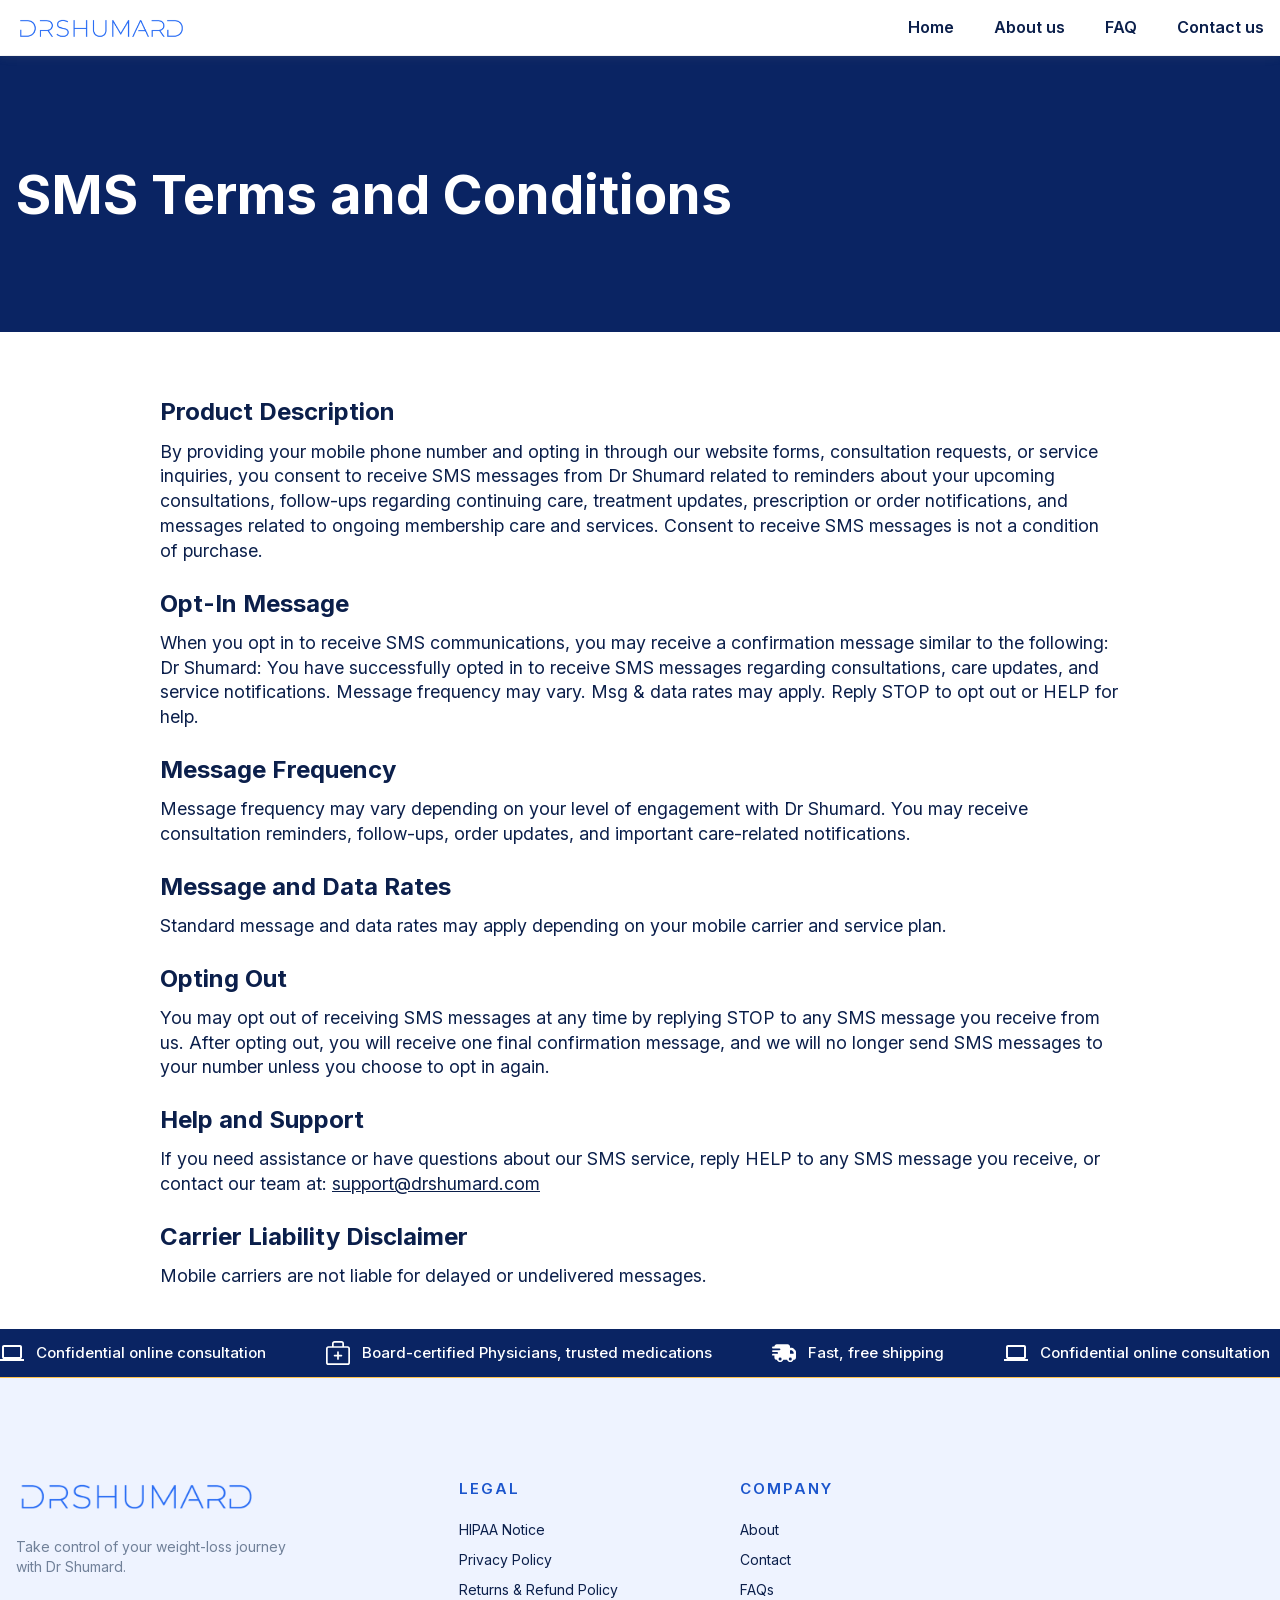
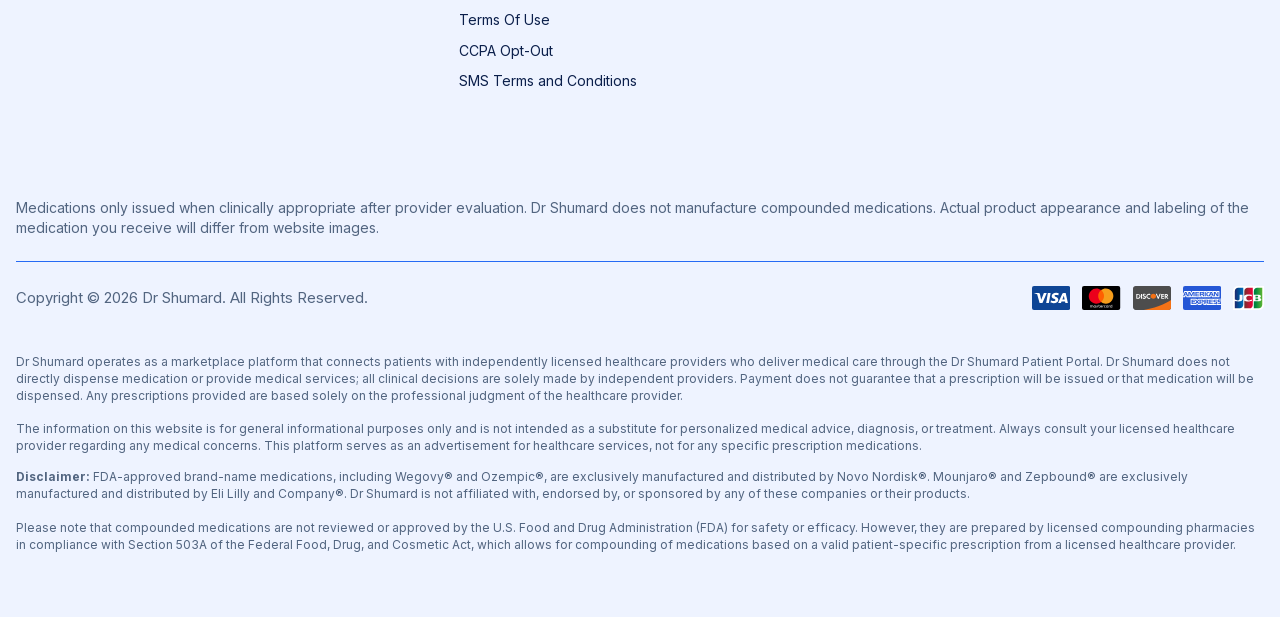
<file: sms-terms-and-conditions/index.html>
<!DOCTYPE html>
<html lang="en">
<head>
  <meta charset="UTF-8">
  <meta name="viewport" content="width=device-width, initial-scale=1">
  <title>SMS Terms and Conditions – Dr Shumard</title>
  <link rel="canonical" href="https://drshumard.com/sms-terms-and-conditions/">
  <link rel="icon" href="/assets/img/favicon.svg" type="image/svg+xml">
  <meta name="theme-color" content="#256AF4">
  <meta name="description" content="Terms and conditions for SMS messages from Dr Shumard.">
  <meta property="og:site_name" content="Dr Shumard">
  <meta property="og:type" content="website">
  <meta property="og:title" content="SMS Terms and Conditions – Dr Shumard">
  <meta property="og:description" content="Terms and conditions for SMS messages from Dr Shumard.">
  <meta property="og:url" content="https://drshumard.com/sms-terms-and-conditions/">
  <meta property="og:image" content="https://drshumard.com/assets/img/dr-shumard.jpg">
  <meta property="og:image:width" content="960">
  <meta property="og:image:height" content="1000">
  <meta name="twitter:card" content="summary">
  <link rel="preload" href="/assets/fonts/inter-var.woff2" as="font" type="font/woff2" crossorigin>
  <link rel="stylesheet" href="/assets/css/style.css">
  <!-- WhiteLabelMD intake + tracking scripts, carried over from the original site -->
  <script>
function checkDebug(){if(!1===window.be_quiet)return!0;if(!1===window.checkDebugValue)return!1;if(window.checkDebugValue)return!0;return"1"===new URLSearchParams(window.location.search).get("elog")?window.checkDebugValue=!0:window.checkDebugValue=!1,window.checkDebugValue}
        function elog(e,c){c?console.log(e):checkDebug()&&console.log(e)}
        function tracking_start() { 
           var reset = new URLSearchParams(window.location.search).get("_track_reset");
           if(reset == "1") {
              forceTrackingCookie("");
           }
        
        }
function setTrackId(e) {
	elog("****SET efcid:" + e,window.trackDebug);
    window.trackingInfo.unid = e;
    wlmdSetCookie("efcid", e, 7);
    window.trackingInfo.codeset = 1;
    wlmdSetCookie("wlmd_tracking_unid", e, 7);
    elog("****Finished set efcid:" + e, window.trackDebug);
}
function useTrackId(e) {
	elog("****USE efcid:" + e);
    window.trackingInfo.unid = e;
    //wlmdSetCookie("efcid", e);
    window.trackingInfo.codeset = 1;
    //wlmdSetCookie("wlmd_tracking_unid", e, 7);
    elog("****Finished set efcid:" + e);
}

window.trackDebug = false;
  </script>
  <script src="/wp-content/uploads/common/wlmd-intake-default.js"></script>
  <script>
    /* set sku here, if chosen */
    window.page_presets = { "productRequested": "" };
    window.page_presets["caller_page"] = urlNoHash();
    function checkoutTrackingString() { return ""; }
  </script>
</head>
<body>
  <a class="skip-link" href="#main">Skip to main content</a>
  <a class="skip-link" href="#footer">Skip to footer</a>
  <header class="site-header">
    <div class="section site-header__bar">
      <div class="container site-header__inner">
        <a class="site-logo" href="/"><img src="/assets/img/logo.png" width="600" height="89" alt="Dr Shumard" fetchpriority="high"></a>
        <nav class="site-nav" aria-label="Menu">
          <ul class="site-nav__items" id="site-menu">
          <li><a href="/">Home</a></li>
          <li><a href="/about/">About us</a></li>
          <li><a href="/faq/">FAQ</a></li>
          <li><a href="/contact-us/">Contact us</a></li>
          <!-- <li><a class="btn header-btn" href="https://drshumard.practicebetter.io/#/signin" target="_blank" rel="noopener">Log in</a></li> -->
          </ul>
          <button class="site-nav__toggle" type="button" aria-expanded="false" aria-controls="site-menu" aria-label="Open menu"><span class="site-nav__bars"><span></span></span></button>
        </nav>
      </div>
    </div>
  </header>
  <main id="main">
    <section class="section page-title legal-page__section">
      <div class="container legal-page__container">
        <h1 class="legal-page__title">SMS Terms and Conditions</h1>
      </div>
    </section>
    <section class="section legal-page__content-section">
      <div class="container legal-page__content-container">
        <div class="legal-page__content rich-text">
<h2>Product Description</h2>

<p>By providing your mobile phone number and opting in through our website forms, consultation requests, or service inquiries, you consent to receive SMS messages from Dr Shumard related to reminders about your upcoming consultations, follow-ups regarding continuing care, treatment updates, prescription or order notifications, and messages related to ongoing membership care and services. Consent to receive SMS messages is not a condition of purchase.</p>

<h2>Opt-In Message</h2>

<p>When you opt in to receive SMS communications, you may receive a confirmation message similar to the following: Dr Shumard: You have successfully opted in to receive SMS messages regarding consultations, care updates, and service notifications. Message frequency may vary. Msg &amp; data rates may apply. Reply STOP to opt out or HELP for help.</p>

<h2>Message Frequency</h2>

<p>Message frequency may vary depending on your level of engagement with Dr Shumard. You may receive consultation reminders, follow-ups, order updates, and important care-related notifications.</p>

<h2>Message and Data Rates</h2>

<p>Standard message and data rates may apply depending on your mobile carrier and service plan.</p>

<h2>Opting Out</h2>

<p>You may opt out of receiving SMS messages at any time by replying STOP to any SMS message you receive from us. After opting out, you will receive one final confirmation message, and we will no longer send SMS messages to your number unless you choose to opt in again.</p>

<h2>Help and Support</h2>

<p>If you need assistance or have questions about our SMS service, reply HELP to any SMS message you receive, or contact our team at: <a href="mailto:support@drshumard.com">support@drshumard.com</a> </p>

<h2>Carrier Liability Disclaimer</h2>

<p>Mobile carriers are not liable for delayed or undelivered messages.</p>
        </div>
      </div>
    </section>
    <section class="section advantage-section" aria-label="Why Dr Shumard">
      <div class="advantage-marquee">
        <div class="advantage-track">
          <div class="advantage-group">
          <div class="advantage-box"><svg class="advantage-box__icon advantage-box__icon--fill" xmlns="http://www.w3.org/2000/svg" viewBox="0 0 512 384" aria-hidden="true" focusable="false"><path d="M427 320h85v43H0v-43h85q-17 0-29.5-12.5T43 277V64q0-18 12.5-30.5T85 21h342q17 0 29.5 12.5T469 64v213q0 18-12.5 30.5T427 320zM85 64v213h342V64H85z"/></svg><span class="advantage-box__text">Confidential online consultation</span></div>
          <div class="advantage-box"><svg class="advantage-box__icon advantage-box__icon--stroke" xmlns="http://www.w3.org/2000/svg" viewBox="0 0 14 14" aria-hidden="true" focusable="false"><path fill="none" stroke="#EEF8F6" stroke-linecap="round" stroke-linejoin="round" d="M5 8.5h4m-2-2v4m5.5-7h-11a1 1 0 0 0-1 1v8a1 1 0 0 0 1 1h11a1 1 0 0 0 1-1v-8a1 1 0 0 0-1-1m-2.5 0v-2a1 1 0 0 0-1-1H5a1 1 0 0 0-1 1v2"/></svg><span class="advantage-box__text">Board-certified Physicians, trusted medications</span></div>
          <div class="advantage-box"><svg class="advantage-box__icon advantage-box__icon--fill" xmlns="http://www.w3.org/2000/svg" viewBox="0 0 640 512" aria-hidden="true" focusable="false"><path d="M64 96c0-35.3 28.7-64 64-64h288c35.3 0 64 28.7 64 64v32h50.7c17 0 33.3 6.7 45.3 18.7l45.3 45.3c12 12 18.7 28.3 18.7 45.3V384c0 35.3-28.7 64-64 64h-3.3c-10.4 36.9-44.4 64-84.7 64s-74.2-27.1-84.7-64H300.7c-10.4 36.9-44.4 64-84.7 64s-74.2-27.1-84.7-64H128c-35.3 0-64-28.7-64-64v-48H24c-13.3 0-24-10.7-24-24s10.7-24 24-24h112c13.3 0 24-10.7 24-24s-10.7-24-24-24H24c-13.3 0-24-10.7-24-24s10.7-24 24-24h176c13.3 0 24-10.7 24-24s-10.7-24-24-24H24c-13.3 0-24-10.7-24-24s10.7-24 24-24zm512 192v-50.7L530.7 192H480v96zM256 424a40 40 0 1 0-80 0a40 40 0 1 0 80 0m232 40a40 40 0 1 0 0-80a40 40 0 1 0 0 80"/></svg><span class="advantage-box__text">Fast, free shipping</span></div>
          </div>
          <div class="advantage-group" aria-hidden="true">
          <div class="advantage-box" aria-hidden="true"><svg class="advantage-box__icon advantage-box__icon--fill" xmlns="http://www.w3.org/2000/svg" viewBox="0 0 512 384" aria-hidden="true" focusable="false"><path d="M427 320h85v43H0v-43h85q-17 0-29.5-12.5T43 277V64q0-18 12.5-30.5T85 21h342q17 0 29.5 12.5T469 64v213q0 18-12.5 30.5T427 320zM85 64v213h342V64H85z"/></svg><span class="advantage-box__text">Confidential online consultation</span></div>
          <div class="advantage-box" aria-hidden="true"><svg class="advantage-box__icon advantage-box__icon--stroke" xmlns="http://www.w3.org/2000/svg" viewBox="0 0 14 14" aria-hidden="true" focusable="false"><path fill="none" stroke="#EEF8F6" stroke-linecap="round" stroke-linejoin="round" d="M5 8.5h4m-2-2v4m5.5-7h-11a1 1 0 0 0-1 1v8a1 1 0 0 0 1 1h11a1 1 0 0 0 1-1v-8a1 1 0 0 0-1-1m-2.5 0v-2a1 1 0 0 0-1-1H5a1 1 0 0 0-1 1v2"/></svg><span class="advantage-box__text">Board-certified Physicians, trusted medications</span></div>
          <div class="advantage-box" aria-hidden="true"><svg class="advantage-box__icon advantage-box__icon--fill" xmlns="http://www.w3.org/2000/svg" viewBox="0 0 640 512" aria-hidden="true" focusable="false"><path d="M64 96c0-35.3 28.7-64 64-64h288c35.3 0 64 28.7 64 64v32h50.7c17 0 33.3 6.7 45.3 18.7l45.3 45.3c12 12 18.7 28.3 18.7 45.3V384c0 35.3-28.7 64-64 64h-3.3c-10.4 36.9-44.4 64-84.7 64s-74.2-27.1-84.7-64H300.7c-10.4 36.9-44.4 64-84.7 64s-74.2-27.1-84.7-64H128c-35.3 0-64-28.7-64-64v-48H24c-13.3 0-24-10.7-24-24s10.7-24 24-24h112c13.3 0 24-10.7 24-24s-10.7-24-24-24H24c-13.3 0-24-10.7-24-24s10.7-24 24-24h176c13.3 0 24-10.7 24-24s-10.7-24-24-24H24c-13.3 0-24-10.7-24-24s10.7-24 24-24zm512 192v-50.7L530.7 192H480v96zM256 424a40 40 0 1 0-80 0a40 40 0 1 0 80 0m232 40a40 40 0 1 0 0-80a40 40 0 1 0 0 80"/></svg><span class="advantage-box__text">Fast, free shipping</span></div>
          </div>
        </div>
      </div>
    </section>
  </main>
  <footer class="site-footer" id="footer">
    <div class="section site-footer__top">
      <div class="container site-footer__grid">
        <div class="block site-footer__brand">
          <a class="site-footer__logo" href="/"><img src="/assets/img/logo.png" width="600" height="89" alt="Dr Shumard" loading="lazy"></a>
          <div class="site-footer__tagline">Take control of your weight-loss journey with Dr Shumard.</div>
        </div>
        <div class="site-footer__columns">
          <div class="block footer-column">
            <div class="footer-column--title">Legal</div>
            <ul class="footer-column--menu">
              <li><a href="/hipaa/">HIPAA Notice</a></li>
              <li><a href="/privacy/">Privacy Policy</a></li>
              <li><a href="/returns-refund-policy/">Returns &amp; Refund Policy</a></li>
              <li><a href="/terms/">Terms Of Use</a></li>
              <li><a href="/ccpa/">CCPA Opt-Out</a></li>
              <li><a href="/sms-terms-and-conditions/">SMS Terms and Conditions</a></li>
            </ul>
          </div>
          <div class="block footer-column">
            <div class="footer-column--title">Company</div>
            <ul class="footer-column--menu footer-column--company">
              <li><a href="/about/">About</a></li>
              <li><a href="/contact-us/">Contact</a></li>
              <li><a href="/faq/">FAQs</a></li>
            </ul>
          </div>
        </div>
      </div>
    </div>
    <div class="section site-footer__bottom">
      <div class="container">
        <div class="site-footer__notice">Medications only issued when clinically appropriate after provider evaluation. Dr Shumard does not manufacture compounded medications. Actual product appearance and labeling of the medication you receive will differ from website images.</div>
        <hr class="site-footer__divider">
        <div class="block site-footer__row">
          <div class="site-footer__copyright">Copyright © 2026 Dr Shumard. All Rights Reserved.</div>
          <div class="site-footer__payments">
          <svg class="footer-pay-icon" role="img" aria-label="Visa" xmlns="http://www.w3.org/2000/svg" width="750" height="471" viewBox="0 0 750 471"><defs></defs><g stroke="none" stroke-width="1" fill="none" fill-rule="evenodd"><g fill-rule="nonzero"><rect fill="#0E4595" x="0" y="0" width="750" height="471" rx="40"></rect><polygon fill="#FFFFFF" points="278.1975 334.2275 311.5585 138.4655 364.9175 138.4655 331.5335 334.2275"></polygon><path d="M524.3075,142.6875 C513.7355,138.7215 497.1715,134.4655 476.4845,134.4655 C423.7605,134.4655 386.6205,161.0165 386.3045,199.0695 C386.0075,227.1985 412.8185,242.8905 433.0585,252.2545 C453.8275,261.8495 460.8105,267.9695 460.7115,276.5375 C460.5795,289.6595 444.1255,295.6545 428.7885,295.6545 C407.4315,295.6545 396.0855,292.6875 378.5625,285.3785 L371.6865,282.2665 L364.1975,326.0905 C376.6605,331.5545 399.7065,336.2895 423.6355,336.5345 C479.7245,336.5345 516.1365,310.2875 516.5505,269.6525 C516.7515,247.3835 502.5355,230.4355 471.7515,216.4645 C453.1005,207.4085 441.6785,201.3655 441.7995,192.1955 C441.7995,184.0585 451.4675,175.3575 472.3565,175.3575 C489.8055,175.0865 502.4445,178.8915 512.2925,182.8575 L517.0745,185.1165 L524.3075,142.6875" fill="#FFFFFF"></path><path d="M661.6145,138.4655 L620.3835,138.4655 C607.6105,138.4655 598.0525,141.9515 592.4425,154.6995 L513.1975,334.1025 L569.2285,334.1025 C569.2285,334.1025 578.3905,309.9805 580.4625,304.6845 C586.5855,304.6845 641.0165,304.7685 648.7985,304.7685 C650.3945,311.6215 655.2905,334.1025 655.2905,334.1025 L704.8025,334.1025 L661.6145,138.4655 Z M596.1975,264.8725 C600.6105,253.5935 617.4565,210.1495 617.4565,210.1495 C617.1415,210.6705 621.8365,198.8155 624.5315,191.4655 L628.1385,208.3435 C628.1385,208.3435 638.3555,255.0725 640.4905,264.8715 L596.1975,264.8715 L596.1975,264.8725 Z" fill="#FFFFFF"></path><path d="M 45.878906 138.46484 L 45.197266 142.53906 C 66.288263 147.64458 85.126465 155.03257 101.61914 164.22461 L 148.96484 333.91602 L 205.41992 333.84961 L 289.42383 138.46484 L 232.90234 138.46484 L 180.66211 271.96094 L 175.0957 244.83203 C 174.83824 244.00408 174.55942 243.17304 174.27344 242.3418 L 156.10742 154.99219 C 152.87742 142.59619 143.50892 138.89684 131.91992 138.46484 L 45.878906 138.46484 z " style="fill:#ffffff;fill-opacity:1"></path></g></g></svg>
          <svg class="footer-pay-icon" role="img" aria-label="Mastercard" xmlns="http://www.w3.org/2000/svg" width="750" height="471" viewBox="0 0 750 471"><defs></defs><g stroke="none" stroke-width="1" fill="none" fill-rule="evenodd"><g fill-rule="nonzero"><rect fill="#000000" x="0" y="0" width="750" height="471" rx="40"></rect><g transform="translate(133.000000, 48.000000)"><path d="M88.13,373.67 L88.13,348.82 C88.13,339.29 82.33,333.08 72.81,333.08 C67.81,333.08 62.46,334.74 58.73,340.08 C55.83,335.52 51.73,333.08 45.48,333.08 C40.7599149,332.876008 36.2525337,335.054575 33.48,338.88 L33.48,333.88 L25.61,333.88 L25.61,373.64 L33.48,373.64 L33.48,350.89 C33.48,343.89 37.62,340.54 43.42,340.54 C49.22,340.54 52.53,344.27 52.53,350.89 L52.53,373.67 L60.4,373.67 L60.4,350.89 C60.4,343.89 64.54,340.54 70.34,340.54 C76.14,340.54 79.45,344.27 79.45,350.89 L79.45,373.67 L88.13,373.67 Z M217.35,334.32 L202.85,334.32 L202.85,322.32 L195,322.32 L195,334.32 L186.72,334.32 L186.72,341.32 L195,341.32 L195,360 C195,369.11 198.31,374.5 208.25,374.5 C212.015784,374.421483 215.705651,373.426077 219,371.6 L216.51,364.6 C214.275685,365.996557 211.684475,366.715565 209.05,366.67 C204.91,366.67 202.84,364.18 202.84,360.04 L202.84,341 L217.34,341 L217.34,334.37 L217.35,334.32 Z M291.07,333.08 C286.709355,332.982846 282.618836,335.185726 280.3,338.88 L280.3,333.88 L272.43,333.88 L272.43,373.64 L280.3,373.64 L280.3,351.31 C280.3,344.68 283.61,340.54 289,340.54 C290.818809,340.613783 292.62352,340.892205 294.38,341.37 L296.87,333.91 C294.971013,333.43126 293.02704,333.153071 291.07,333.08 Z M179.66,337.22 C175.52,334.32 169.72,333.08 163.51,333.08 C153.57,333.08 147.36,337.64 147.36,345.51 C147.36,352.14 151.92,355.86 160.61,357.11 L164.75,357.52 C169.31,358.35 172.21,360.01 172.21,362.08 C172.21,364.98 168.9,367.08 162.68,367.08 C157.930627,367.177716 153.278889,365.724267 149.43,362.94 L145.29,369.15 C151.09,373.29 158.13,374.15 162.29,374.15 C173.89,374.15 180.1,368.77 180.1,361.31 C180.1,354.31 175.1,350.96 166.43,349.71 L162.29,349.3 C158.56,348.89 155.29,347.64 155.29,345.16 C155.29,342.26 158.6,340.16 163.16,340.16 C168.16,340.16 173.1,342.23 175.59,343.47 L179.66,337.22 Z M299.77,353.79 C299.77,365.79 307.64,374.5 320.48,374.5 C326.28,374.5 330.42,373.26 334.56,369.94 L330.42,363.73 C327.488758,366.10388 323.841703,367.41823 320.07,367.46 C313.07,367.46 307.64,362.08 307.64,354.21 C307.64,346.34 313,341 320.07,341 C323.841703,341.04177 327.488758,342.35612 330.42,344.73 L334.56,338.52 C330.42,335.21 326.28,333.96 320.48,333.96 C308.05,333.13 299.77,341.83 299.77,353.84 L299.77,353.79 Z M244.27,333.08 C232.67,333.08 224.8,341.36 224.8,353.79 C224.8,366.22 233.08,374.5 245.09,374.5 C250.932775,374.623408 256.638486,372.722682 261.24,369.12 L257.1,363.32 C253.772132,365.898743 249.708598,367.349004 245.5,367.46 C240.12,367.46 234.32,364.15 233.5,357.11 L262.91,357.11 L262.91,353.8 C262.91,341.37 255.45,333.09 244.27,333.09 L244.27,333.08 Z M243.86,340.54 C249.66,340.54 253.8,344.27 254.21,350.48 L232.68,350.48 C233.92,344.68 237.68,340.54 243.86,340.54 Z M136.59,353.79 L136.59,333.91 L128.72,333.91 L128.72,338.91 C125.82,335.18 121.72,333.11 115.88,333.11 C104.7,333.11 96.41,341.81 96.41,353.82 C96.41,365.83 104.69,374.53 115.88,374.53 C121.68,374.53 125.82,372.46 128.72,368.73 L128.72,373.73 L136.59,373.73 L136.59,353.79 Z M104.7,353.79 C104.7,346.33 109.26,340.54 117.13,340.54 C124.59,340.54 129.13,346.34 129.13,353.79 C129.13,361.66 124.13,367.04 117.13,367.04 C109.26,367.45 104.7,361.24 104.7,353.79 Z M410.78,333.08 C406.419355,332.982846 402.328836,335.185726 400.01,338.88 L400.01,333.88 L392.14,333.88 L392.14,373.64 L400,373.64 L400,351.31 C400,344.68 403.31,340.54 408.7,340.54 C410.518809,340.613783 412.32352,340.892205 414.08,341.37 L416.57,333.91 C414.671013,333.43126 412.72704,333.153071 410.77,333.08 L410.78,333.08 Z M380.13,353.79 L380.13,333.91 L372.26,333.91 L372.26,338.91 C369.36,335.18 365.26,333.11 359.42,333.11 C348.24,333.11 339.95,341.81 339.95,353.82 C339.95,365.83 348.23,374.53 359.42,374.53 C365.22,374.53 369.36,372.46 372.26,368.73 L372.26,373.73 L380.13,373.73 L380.13,353.79 Z M348.24,353.79 C348.24,346.33 352.8,340.54 360.67,340.54 C368.13,340.54 372.67,346.34 372.67,353.79 C372.67,361.66 367.67,367.04 360.67,367.04 C352.8,367.45 348.24,361.24 348.24,353.79 Z M460.07,353.79 L460.07,318.17 L452.2,318.17 L452.2,338.88 C449.3,335.15 445.2,333.08 439.36,333.08 C428.18,333.08 419.89,341.78 419.89,353.79 C419.89,365.8 428.17,374.5 439.36,374.5 C445.16,374.5 449.3,372.43 452.2,368.7 L452.2,373.7 L460.07,373.7 L460.07,353.79 Z M428.18,353.79 C428.18,346.33 432.74,340.54 440.61,340.54 C448.07,340.54 452.61,346.34 452.61,353.79 C452.61,361.66 447.61,367.04 440.61,367.04 C432.73,367.46 428.17,361.25 428.17,353.79 L428.18,353.79 Z" fill="#FFFFFF"></path><g><rect fill="#FF5F00" x="170.55" y="32.39" width="143.72" height="234.42"></rect><path d="M185.05,149.6 C185.05997,103.912554 205.96046,60.7376085 241.79,32.39 C180.662018,-15.6713968 92.8620037,-8.68523415 40.103462,48.4380037 C-12.6550796,105.561241 -12.6550796,193.638759 40.103462,250.761996 C92.8620037,307.885234 180.662018,314.871397 241.79,266.81 C205.96046,238.462391 185.05997,195.287446 185.05,149.6 Z" fill="#EB001B"></path><path d="M483.26,149.6 C483.30134,206.646679 450.756789,258.706022 399.455617,283.656273 C348.154445,308.606523 287.109181,302.064451 242.26,266.81 C278.098424,238.46936 299.001593,195.290092 299.001593,149.6 C299.001593,103.909908 278.098424,60.7306402 242.26,32.39 C287.109181,-2.86445052 348.154445,-9.40652324 399.455617,15.5437274 C450.756789,40.493978 483.30134,92.5533211 483.26,149.6 Z" fill="#F79E1B"></path></g></g></g></g></svg>
          <svg class="footer-pay-icon" role="img" aria-label="Discover" xmlns="http://www.w3.org/2000/svg" width="750" height="471" viewBox="0 0 750 471"><defs></defs><g stroke="none" stroke-width="1" fill="none" fill-rule="evenodd"><g fill-rule="nonzero"><path d="M52.8771038,0 C23.6793894,0 -4.55476115e-15,23.1545612 0,51.7102589 L0,419.289737 C0,447.850829 23.671801,471 52.8771038,471 L697.122894,471 C726.320615,471 750,447.845433 750,419.289737 L750,252.475404 L750,51.7102589 C750,23.1491677 726.328202,-4.4533018e-15 697.122894,0 L52.8771038,0 Z" fill="#4D4D4D"></path><path d="M314.569558,152.198414 C323.06625,152.198414 330.192577,153.9309 338.865308,158.110254 L338.865308,180.197198 C330.650269,172.563549 323.523875,169.368926 314.100058,169.368926 C295.577115,169.368926 281.009615,183.944539 281.009615,202.424438 C281.009615,221.911997 295.126279,235.620254 315.018404,235.620254 C323.972798,235.620254 330.967135,232.591128 338.865308,225.080186 L338.865308,247.178497 C329.883538,251.197965 322.604577,252.785079 314.100058,252.785079 C284.025202,252.785079 260.655798,230.849701 260.655798,202.560947 C260.655798,174.577103 284.647269,152.198414 314.569558,152.198414 Z M221.191404,152.807038 C232.293048,152.807038 242.451462,156.418802 250.944635,163.479831 L240.609981,176.340655 C235.465019,170.859895 230.599394,168.547945 224.682615,168.547945 C216.169885,168.547936 209.970327,173.154235 209.970327,179.215049 C209.970327,184.413218 213.450798,187.164422 225.302356,191.332621 C247.768529,199.141028 254.426462,206.064868 254.426462,221.354473 C254.426462,239.986821 240.026981,252.955721 219.503077,252.955721 C204.47426,252.955721 193.548154,247.330452 184.44824,234.636213 L197.205529,222.956624 C201.754702,231.315341 209.342452,235.792799 218.763144,235.792799 C227.573971,235.792799 234.097058,230.014421 234.097058,222.217168 C234.097058,218.175392 232.121269,214.709536 228.175702,212.259183 C226.189231,211.099073 222.254519,209.369382 214.522615,206.777734 C195.973058,200.43062 189.609,193.646221 189.609,180.386799 C189.609,164.636126 203.275981,152.807038 221.191404,152.807038 Z M446.886269,154.485036 L468.460788,154.485036 L495.464615,219.130417 L522.815885,154.485036 L544.22701,154.485036 L500.482644,253.198414 L489.855019,253.198414 L446.886269,154.485036 Z M64.8212135,154.632923 L93.811974,154.632923 C125.842394,154.632923 148.170827,174.418596 148.170827,202.822609 C148.170827,216.985567 141.340038,230.679389 129.788913,239.766893 C120.068962,247.437722 108.994192,250.877669 93.6598558,250.877669 L64.8212135,250.877669 L64.8212135,154.632923 Z M157.25849,154.632923 L177.009462,154.632923 L177.009462,250.877669 L157.25849,250.877669 L157.25849,154.632923 Z M553.156923,154.632923 L609.168423,154.632923 L609.168423,170.940741 L572.892875,170.940741 L572.892875,192.303392 L607.831279,192.303392 L607.831279,208.603619 L572.892875,208.603619 L572.892875,234.583122 L609.168423,234.583122 L609.168423,250.877669 L553.156923,250.877669 L553.156923,154.632923 Z M622.250596,154.632923 L651.534327,154.632923 C674.313452,154.632923 687.366663,165.030007 687.366663,183.048838 C687.366663,197.784414 679.179923,207.454847 664.302885,210.332805 L696.176385,250.877669 L671.888144,250.877669 L644.551904,212.213673 L641.977163,212.213673 L641.977163,250.877669 L622.250596,250.877669 L622.250596,154.632923 Z M641.977163,169.791736 L641.977163,198.939525 L647.748269,198.939525 C660.360308,198.939525 667.044769,193.734406 667.044769,184.05942 C667.044769,174.693052 660.359106,169.791736 648.060019,169.791736 L641.977163,169.791736 Z M84.5571663,170.940741 L84.5571663,234.583122 L89.8568962,234.583122 C102.619538,234.583122 110.679663,232.259105 116.885144,226.934514 C123.71575,221.152572 127.824519,211.920423 127.824519,202.684197 C127.824519,193.462833 123.71575,184.505917 116.885144,178.723975 C110.361615,173.113074 102.619538,170.940741 89.8568962,170.940741 L84.5571663,170.940741 Z" fill="#FFFFFF"></path><path d="M399.164288,151.559424 C428.914452,151.559424 453.031096,173.727429 453.031096,201.112187 L453.031096,201.143399 C453.031096,228.528147 428.914452,250.727374 399.164288,250.727374 C369.414125,250.727374 345.297481,228.528147 345.297481,201.143399 L345.297481,201.112187 C345.297481,173.727429 369.414125,151.559424 399.164288,151.559424 Z M749.982612,271.093939 C724.934651,288.327133 537.408564,411.490963 212.719237,470.985071 L697.105507,470.985071 C726.303228,470.985071 749.982612,447.830504 749.982612,419.274807 L749.982612,271.093939 Z" fill="#F47216"></path></g></g></svg>
          <svg class="footer-pay-icon" role="img" aria-label="American Express" xmlns="http://www.w3.org/2000/svg" width="750" height="471" viewBox="0 0 750 471"><defs></defs><g stroke="none" stroke-width="1" fill="none" fill-rule="evenodd"><g fill-rule="nonzero"><rect fill="#2557D6" x="0" y="0" width="750" height="471" rx="40"></rect><path d="M0.002688,221.18508 L36.026849,221.18508 L44.149579,201.67506 L62.334596,201.67506 L70.436042,221.18508 L141.31637,221.18508 L141.31637,206.26909 L147.64322,221.24866 L184.43894,221.24866 L190.76579,206.04654 L190.76579,221.18508 L366.91701,221.18508 L366.83451,189.15941 L370.2427,189.15941 C372.62924,189.24161 373.3263,189.46144 373.3263,193.38516 L373.3263,221.18508 L464.43232,221.18508 L464.43232,213.72973 C471.78082,217.6508 483.21064,221.18508 498.25086,221.18508 L536.57908,221.18508 L544.78163,201.67506 L562.96664,201.67506 L570.98828,221.18508 L644.84844,221.18508 L644.84844,202.65269 L656.0335,221.18508 L715.22061,221.18508 L715.22061,98.67789 L656.64543,98.67789 L656.64543,113.14614 L648.44288,98.67789 L588.33787,98.67789 L588.33787,113.14614 L580.80579,98.67789 L499.61839,98.67789 C486.02818,98.67789 474.08221,100.5669 464.43232,105.83121 L464.43232,98.67789 L408.40596,98.67789 L408.40596,105.83121 C402.26536,100.40529 393.89786,98.67789 384.59383,98.67789 L179.90796,98.67789 L166.17407,130.3194 L152.07037,98.67789 L87.59937,98.67789 L87.59937,113.14614 L80.516924,98.67789 L25.533518,98.67789 L-2.99999999e-06,156.92445 L-2.99999999e-06,221.18508 L0.002597,221.18508 L0.002688,221.18508 Z M227.39957,203.51436 L205.78472,203.51436 L205.70492,134.72064 L175.13228,203.51436 L156.62,203.51436 L125.96754,134.6597 L125.96754,203.51436 L83.084427,203.51436 L74.982981,183.92222 L31.083524,183.92222 L22.8996,203.51436 L4.7e-05,203.51436 L37.756241,115.67692 L69.08183,115.67692 L104.94103,198.84086 L104.94103,115.67692 L139.35289,115.67692 L166.94569,175.26406 L192.29297,115.67692 L227.39657,115.67692 L227.39657,203.51436 L227.39957,203.51436 Z M67.777214,165.69287 L53.346265,130.67606 L38.997794,165.69287 L67.777214,165.69287 Z M313.41947,203.51436 L242.98611,203.51436 L242.98611,115.67692 L313.41947,115.67692 L313.41947,133.96821 L264.07116,133.96821 L264.07116,149.8009 L312.23551,149.8009 L312.23551,167.80606 L264.07116,167.80606 L264.07116,185.34759 L313.41947,185.34759 L313.41947,203.51436 Z M412.67528,139.33321 C412.67528,153.33782 403.28877,160.57326 397.81863,162.74575 C402.43206,164.49434 406.37237,167.58351 408.24808,170.14281 C411.22525,174.51164 411.73875,178.41416 411.73875,186.25897 L411.73875,203.51436 L390.47278,203.51436 L390.39298,192.43732 C390.39298,187.1518 390.90115,179.55074 387.0646,175.32499 C383.98366,172.23581 379.28774,171.56552 371.69714,171.56552 L349.06363,171.56552 L349.06363,203.51436 L327.98125,203.51436 L327.98125,115.67692 L376.47552,115.67692 C387.25084,115.67692 395.18999,115.9604 402.00639,119.88413 C408.67644,123.80786 412.67529,129.53581 412.67529,139.33321 L412.67528,139.33321 Z M386.02277,152.37632 C383.1254,154.12756 379.69859,154.18584 375.59333,154.18584 L349.97998,154.18584 L349.97998,134.67583 L375.94186,134.67583 C379.61611,134.67583 383.44999,134.8401 385.94029,136.26016 C388.67536,137.53981 390.36749,140.26337 390.36749,144.02548 C390.36749,147.86443 388.75784,150.95361 386.02277,152.37632 Z M446.48908,203.51436 L424.97569,203.51436 L424.97569,115.67692 L446.48908,115.67692 L446.48908,203.51436 Z M696.22856,203.51436 L666.35032,203.51436 L626.38585,137.58727 L626.38585,203.51436 L583.44687,203.51436 L575.24166,183.92222 L531.44331,183.92222 L523.48287,203.51436 L498.81137,203.51436 C488.56284,203.51436 475.58722,201.25709 468.23872,193.79909 C460.82903,186.3411 456.97386,176.23903 456.97386,160.26593 C456.97386,147.23895 459.27791,135.33 468.33983,125.91941 C475.15621,118.90916 485.83044,115.67692 500.35982,115.67692 L520.77174,115.67692 L520.77174,134.49809 L500.78818,134.49809 C493.0938,134.49809 488.74909,135.63733 484.564,139.70147 C480.96957,143.4 478.50322,150.39171 478.50322,159.59829 C478.50322,169.00887 480.38158,175.79393 484.30061,180.22633 C487.5465,183.70232 493.445,184.75677 498.99495,184.75677 L508.46393,184.75677 L538.17987,115.67957 L569.77152,115.67957 L605.46843,198.76138 L605.46843,115.67957 L637.5709,115.67957 L674.6327,176.85368 L674.6327,115.67957 L696.22856,115.67957 L696.22856,203.51436 Z M568.07051,165.69287 L553.47993,130.67606 L538.96916,165.69287 L568.07051,165.69287 Z" fill="#FFFFFF"></path><path d="M749.95644,343.76716 C744.83485,351.22516 734.85504,355.00582 721.34464,355.00582 L680.62723,355.00582 L680.62723,336.1661 L721.17969,336.1661 C725.20248,336.1661 728.01736,335.63887 729.71215,333.99096 C731.18079,332.63183 732.2051,330.65804 732.2051,328.26036 C732.2051,325.70107 731.18079,323.66899 729.62967,322.45028 C728.09984,321.10969 725.87294,320.50033 722.20135,320.50033 C702.40402,319.83005 677.70592,321.10969 677.70592,293.30714 C677.70592,280.56363 685.83131,267.14983 707.95664,267.14983 L749.95379,267.14983 L749.95644,249.66925 L710.93382,249.66925 C699.15812,249.66925 690.60438,252.47759 684.54626,256.84375 L684.54626,249.66925 L626.83044,249.66925 C617.60091,249.66925 606.76706,251.94771 601.64279,256.84375 L601.64279,249.66925 L498.57751,249.66925 L498.57751,256.84375 C490.37496,250.95154 476.53466,249.66925 470.14663,249.66925 L402.16366,249.66925 L402.16366,256.84375 C395.67452,250.58593 381.24357,249.66925 372.44772,249.66925 L296.3633,249.66925 L278.95252,268.43213 L262.64586,249.66925 L148.99149,249.66925 L148.99149,372.26121 L260.50676,372.26121 L278.447,353.20159 L295.34697,372.26121 L364.08554,372.32211 L364.08554,343.48364 L370.84339,343.48364 C379.96384,343.62405 390.72054,343.25845 400.21079,339.17311 L400.21079,372.25852 L456.90762,372.25852 L456.90762,340.30704 L459.64268,340.30704 C463.13336,340.30704 463.47657,340.45011 463.47657,343.92344 L463.47657,372.25587 L635.71144,372.25587 C646.64639,372.25587 658.07621,369.46873 664.40571,364.41107 L664.40571,372.25587 L719.03792,372.25587 C730.40656,372.25587 741.50913,370.66889 749.95644,366.60475 L749.95644,343.76712 L749.95644,343.76716 Z M408.45301,296.61266 C408.45301,321.01872 390.16689,326.05784 371.7371,326.05784 L345.42935,326.05784 L345.42935,355.52685 L304.44855,355.52685 L278.48667,326.44199 L251.5058,355.52685 L167.9904,355.52685 L167.9904,267.66822 L252.79086,267.66822 L278.73144,296.46694 L305.55002,267.66822 L372.92106,267.66822 C389.6534,267.66822 408.45301,272.28078 408.45301,296.61266 Z M240.82781,337.04655 L188.9892,337.04655 L188.9892,319.56596 L235.27785,319.56596 L235.27785,301.64028 L188.9892,301.64028 L188.9892,285.66718 L241.84947,285.66718 L264.91132,311.27077 L240.82781,337.04655 Z M324.3545,347.10668 L291.9833,311.3189 L324.3545,276.6677 L324.3545,347.10668 Z M372.2272,308.04117 L344.98027,308.04117 L344.98027,285.66718 L372.47197,285.66718 C380.08388,285.66718 385.36777,288.75636 385.36777,296.43956 C385.36777,304.03796 380.32865,308.04117 372.2272,308.04117 Z M514.97053,267.66815 L585.34004,267.66815 L585.34004,285.83764 L535.96778,285.83764 L535.96778,301.81074 L584.1348,301.81074 L584.1348,319.73642 L535.96778,319.73642 L535.96778,337.21701 L585.34004,337.29641 L585.34004,355.52678 L514.97053,355.52678 L514.97053,267.66815 Z M487.91724,314.6973 C492.61049,316.42205 496.44703,319.51387 498.24559,322.07317 C501.22276,326.36251 501.65378,330.36571 501.73891,338.10985 L501.73891,355.52685 L480.5714,355.52685 L480.5714,344.53458 C480.5714,339.24908 481.08223,331.42282 477.1632,327.33748 C474.08226,324.19002 469.38635,323.4376 461.69463,323.4376 L439.16223,323.4376 L439.16223,355.52685 L417.97609,355.52685 L417.97609,267.66822 L466.65393,267.66822 C477.32816,267.66822 485.10236,268.13716 492.02251,271.81449 C498.6766,275.8177 502.86168,281.30191 502.86168,291.3245 C502.85868,305.34765 493.46719,312.50362 487.91724,314.6973 Z M475.99899,303.59022 C473.17879,305.25668 469.69077,305.39975 465.58817,305.39975 L439.97483,305.39975 L439.97483,285.66718 L465.9367,285.66718 C469.69077,285.66718 473.4475,285.74658 475.99899,287.25416 C478.7314,288.67687 480.36499,291.39779 480.36499,295.15725 C480.36499,298.91672 478.7314,301.94496 475.99899,303.59022 Z M666.33539,309.1866 C670.44067,313.41766 672.64095,318.7588 672.64095,327.80112 C672.64095,346.70178 660.78278,355.5242 639.51948,355.5242 L598.45353,355.5242 L598.45353,336.68449 L639.35453,336.68449 C643.35337,336.68449 646.18954,336.15726 647.9668,334.50934 C649.41681,333.15021 650.45709,331.17643 650.45709,328.77875 C650.45709,326.21944 649.33167,324.18738 647.88433,322.96866 C646.27201,321.62807 644.04778,321.01872 640.37619,321.01872 C620.65868,320.34843 595.9659,321.62807 595.9659,293.82551 C595.9659,281.08201 604.00615,267.66822 626.11019,267.66822 L668.37872,267.66822 L668.37872,286.36752 L629.70196,286.36752 C625.86809,286.36752 623.37512,286.51059 621.25464,287.9545 C618.94527,289.37721 618.08856,291.48876 618.08856,294.2759 C618.08856,297.59028 620.04941,299.8449 622.702,300.81987 C624.92624,301.59084 627.31543,301.81603 630.9072,301.81603 L642.25722,302.12071 C653.703,302.39889 661.55967,304.37003 666.33539,309.1866 Z M750,285.66718 L711.57335,285.66718 C707.7368,285.66718 705.18797,285.81025 703.04088,287.25416 C700.81665,288.67687 699.95995,290.78843 699.95995,293.57558 C699.95995,296.88994 701.83831,299.14456 704.57071,300.11953 C706.79495,300.8905 709.18415,301.1157 712.6961,301.1157 L724.12327,301.42038 C735.65419,301.70387 743.35123,303.67765 748.04448,308.49157 C748.89852,309.16186 749.41202,309.91428 750,310.6667 L750,285.66718 Z" fill="#FFFFFF"></path></g></g></svg>
          <svg class="footer-pay-icon" role="img" aria-label="JCB" xmlns="http://www.w3.org/2000/svg" height="231.511" width="300" viewBox="0 0 300.00001 231.511" y="0px" x="0px"><defs></defs><style type="text/css"> .st0{fill:#FFFFFF;} .st1{fill:url(#SVGID_1_);} .st2{fill:url(#SVGID_2_);} .st3{fill:url(#SVGID_3_);} .st4{fill:url(#SVGID_4_);} .st5{fill:url(#SVGID_5_);} </style><g transform="translate(-9.4000001,96.810998)"><g transform="matrix(1.8215159,0,0,1.8215159,-8.5437653,-109.83667)"><path style="fill:#ffffff" d="m 174,108.3 c 0,14 -11.4,25.4 -25.4,25.4 l -138.2,0 0,-100.6 c 0,-14 11.4,-25.4 25.4,-25.4 l 138.2,0 0,100.6 z" class="st0"></path><g><lineargradient gradienttransform="matrix(1.125,0,0,1.125,-11.9755,-13.8615)" y2="81.398598" x2="157.3299" y1="81.398598" x1="117.3856" gradientunits="userSpaceOnUse" id="SVGID_1_"><stop style="stop-color:#007940" offset="0"></stop><stop style="stop-color:#00873F" offset="0.2285"></stop><stop style="stop-color:#40A737" offset="0.7433"></stop><stop style="stop-color:#5CB531" offset="1"></stop></lineargradient><path style="fill:url(#SVGID_1_)" d="m 129,82.5 10.5,0 c 0.3,0 1,-0.1 1.3,-0.1 2,-0.4 3.7,-2.2 3.7,-4.7 0,-2.4 -1.7,-4.2 -3.7,-4.7 -0.3,-0.1 -0.9,-0.1 -1.3,-0.1 l -10.5,0 0,9.6 z" class="st1"></path><lineargradient gradienttransform="matrix(1.125,0,0,1.125,-11.9755,-13.8615)" y2="75.171402" x2="157.3318" y1="75.171402" x1="117.3844" gradientunits="userSpaceOnUse" id="SVGID_2_"><stop style="stop-color:#007940" offset="0"></stop><stop style="stop-color:#00873F" offset="0.2285"></stop><stop style="stop-color:#40A737" offset="0.7433"></stop><stop style="stop-color:#5CB531" offset="1"></stop></lineargradient><path style="fill:url(#SVGID_2_)" d="m 138.3,16.2 c -10,0 -18.2,8.1 -18.2,18.2 l 0,18.9 25.7,0 c 0.6,0 1.3,0 1.8,0.1 5.8,0.3 10.1,3.3 10.1,8.5 0,4.1 -2.9,7.6 -8.3,8.3 l 0,0.2 c 5.9,0.4 10.4,3.7 10.4,8.8 0,5.5 -5,9.1 -11.6,9.1 l -28.2,0 0,37 26.7,0 c 10,0 18.2,-8.1 18.2,-18.2 l 0,-90.9 -26.6,0 z" class="st2"></path><lineargradient gradienttransform="matrix(1.125,0,0,1.125,-11.9755,-13.8615)" y2="68.399101" x2="157.33051" y1="68.399101" x1="117.3846" gradientunits="userSpaceOnUse" id="SVGID_3_"><stop style="stop-color:#007940" offset="0"></stop><stop style="stop-color:#00873F" offset="0.2285"></stop><stop style="stop-color:#40A737" offset="0.7433"></stop><stop style="stop-color:#5CB531" offset="1"></stop></lineargradient><path style="fill:url(#SVGID_3_)" d="m 143.2,63.1 c 0,-2.4 -1.7,-4 -3.7,-4.3 -0.2,0 -0.7,-0.1 -1,-0.1 l -9.5,0 0,8.8 9.5,0 c 0.3,0 0.9,0 1,-0.1 2,-0.3 3.7,-1.9 3.7,-4.3 z" class="st3"></path></g><lineargradient gradienttransform="matrix(1.125,0,0,1.125,-11.9755,-13.8615)" y2="75.171402" x2="68.522102" y1="75.171402" x1="27.9594" gradientunits="userSpaceOnUse" id="SVGID_4_"><stop style="stop-color:#1F286F" offset="0"></stop><stop style="stop-color:#004E94" offset="0.4751"></stop><stop style="stop-color:#0066B1" offset="0.8261"></stop><stop style="stop-color:#006FBC" offset="1"></stop></lineargradient><path style="fill:url(#SVGID_4_)" d="m 37.7,16.2 c -10,0 -18.2,8.1 -18.2,18.2 l 0,44.9 c 5.1,2.5 10.4,4.1 15.7,4.1 6.3,0 9.7,-3.8 9.7,-9 l 0,-21.2 15.6,0 0,21.1 c 0,8.2 -5.1,14.9 -22.4,14.9 -10.5,0 -18.7,-2.3 -18.7,-2.3 l 0,38.3 26.7,0 c 10,0 18.2,-8.1 18.2,-18.2 l 0,-90.8 -26.6,0 z" class="st4"></path><lineargradient gradienttransform="matrix(1.125,0,0,1.125,-11.9755,-13.8615)" y2="75.171402" x2="111.8553" y1="75.171402" x1="72.459503" gradientunits="userSpaceOnUse" id="SVGID_5_"><stop style="stop-color:#6C2C2F" offset="0"></stop><stop style="stop-color:#882730" offset="0.1735"></stop><stop style="stop-color:#BE1833" offset="0.5731"></stop><stop style="stop-color:#DC0436" offset="0.8585"></stop><stop style="stop-color:#E60039" offset="1"></stop></lineargradient><path style="fill:url(#SVGID_5_)" d="m 88,16.2 c -10,0 -18.2,8.1 -18.2,18.2 l 0,23.8 c 4.6,-3.9 12.6,-6.4 25.5,-5.8 6.9,0.3 14.3,2.2 14.3,2.2 l 0,7.7 c -3.7,-1.9 -8.1,-3.6 -13.8,-4 -9.8,-0.7 -15.7,4.1 -15.7,12.5 0,8.5 5.9,13.3 15.7,12.5 5.7,-0.4 10.1,-2.2 13.8,-4 l 0,7.7 c 0,0 -7.3,1.9 -14.3,2.2 -12.9,0.6 -20.9,-1.9 -25.5,-5.8 l 0,42 26.7,0 c 10,0 18.2,-8.1 18.2,-18.2 l 0,-91 -26.7,0 z" class="st5"></path></g><g></g></g></svg>
          </div>
        </div>
      </div>
      <div class="container">
        <div class="site-footer__legal">
<p>Dr Shumard operates as a marketplace platform that connects patients with independently licensed healthcare providers who deliver medical care through the Dr Shumard Patient Portal. Dr Shumard does not directly dispense medication or provide medical services; all clinical decisions are solely made by independent providers. Payment does not guarantee that a prescription will be issued or that medication will be dispensed. Any prescriptions provided are based solely on the professional judgment of the healthcare provider.<br><br>The information on this website is for general informational purposes only and is not intended as a substitute for personalized medical advice, diagnosis, or treatment. Always consult your licensed healthcare provider regarding any medical concerns. This platform serves as an advertisement for healthcare services, not for any specific prescription medications.</p>
<p><b>Disclaimer:</b> FDA-approved brand-name medications, including Wegovy® and Ozempic®, are exclusively manufactured and distributed by Novo Nordisk®. Mounjaro® and Zepbound® are exclusively manufactured and distributed by Eli Lilly and Company®. Dr Shumard is not affiliated with, endorsed by, or sponsored by any of these companies or their products.<br><br>Please note that compounded medications are not reviewed or approved by the U.S. Food and Drug Administration (FDA) for safety or efficacy. However, they are prepared by licensed compounding pharmacies in compliance with Section 503A of the Federal Food, Drug, and Cosmetic Act, which allows for compounding of medications based on a valid patient-specific prescription from a licensed healthcare provider.</p>
        </div>
      </div>
    </div>
  </footer>
  <script src="/assets/js/main.js" defer></script>
<!-- Begin snippet by: wlmdFooterSnippet -->
  <!-- NOTE no directives: ga_setup_accounts -->
<!-- NOTE no directives: fb_setup_accounts -->

<script>
function awaitCTO() {
  if(typeof clickTrackingOperations === "function") {
     return clickTrackingOperations();
  }
  
  setTimeout(awaitCTO,300);
}
awaitCTO();
if(document.getElementById("myBtn-mdl")) {
    document.getElementById("myBtn-mdl").onclick = function () {
        showIntakeForm();
        //document.getElementById("intake_form_area").style.display="block";
    };
}
try {
  myCloseActions();
} catch(e) {
    // console.log(e.message);
}
</script>    
<!-- * End snippet by: wlmdFooterSnippet -->
</body>
</html>
</file>
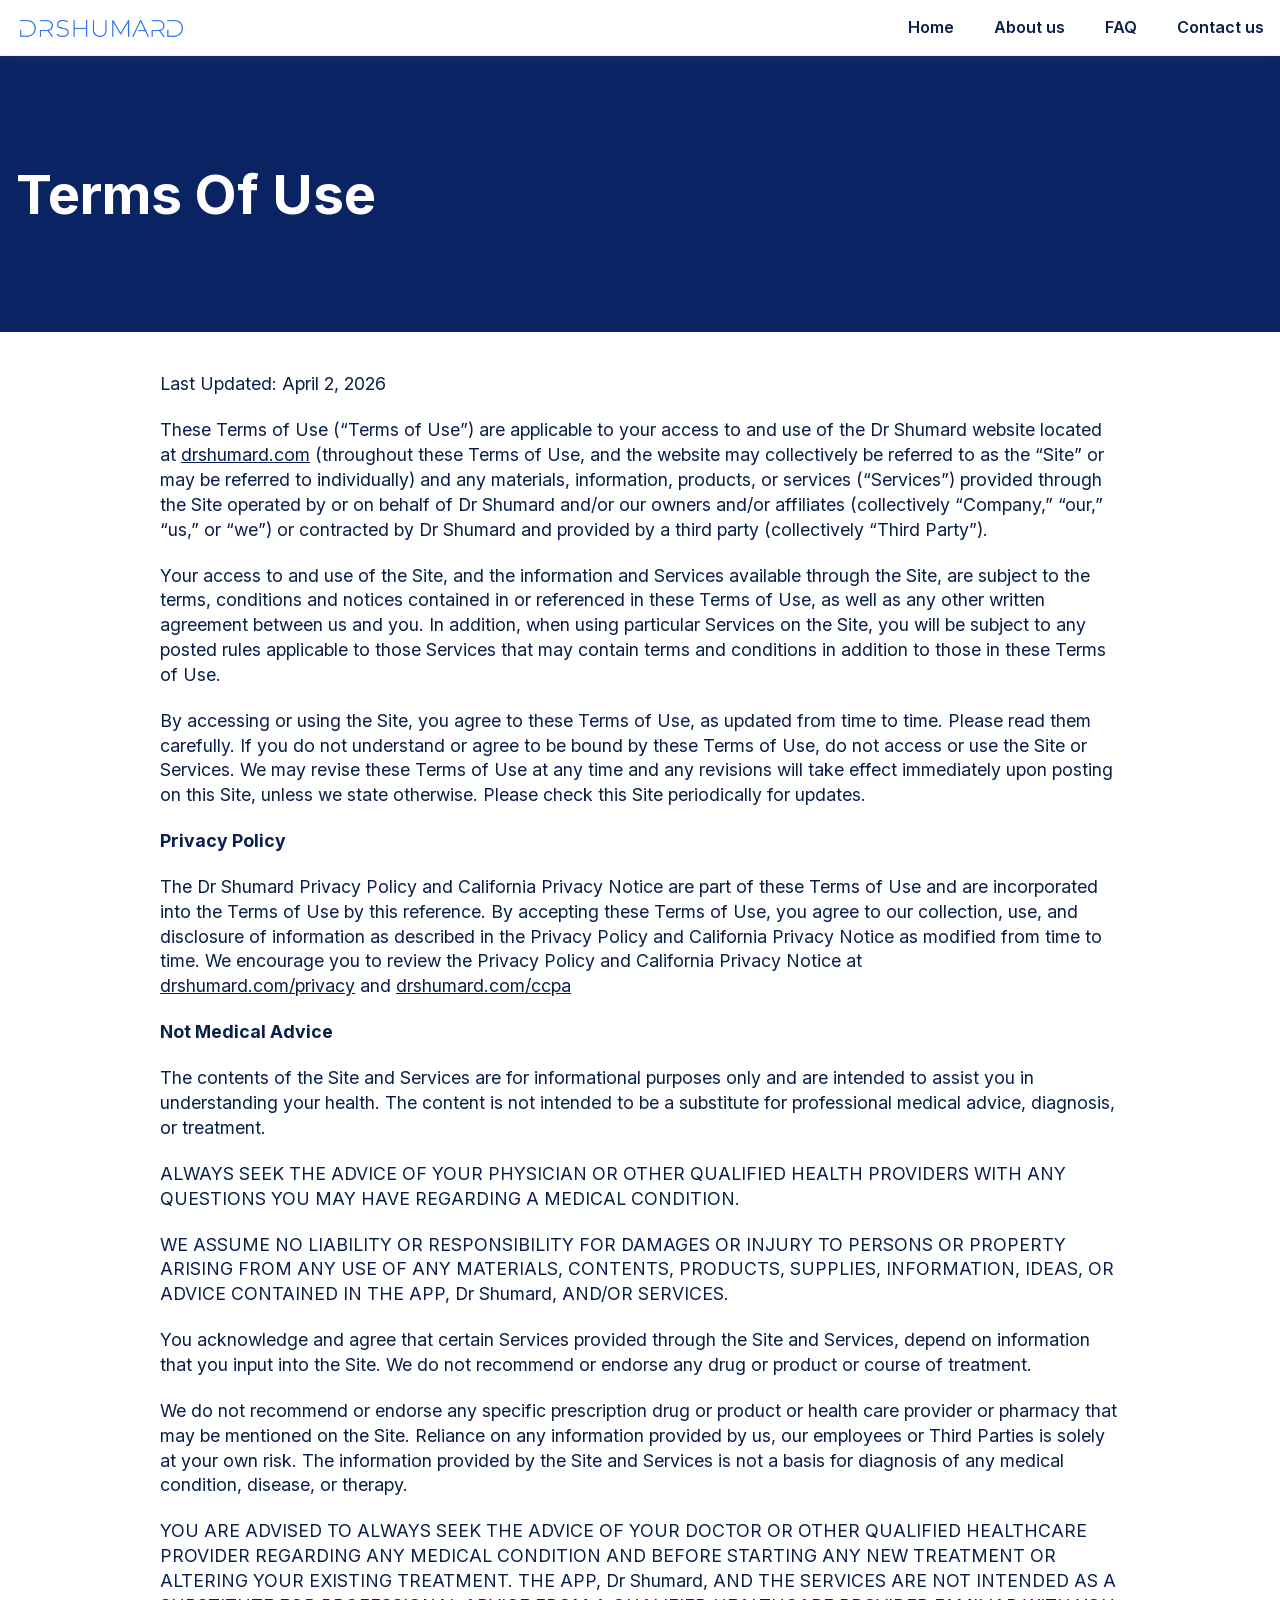
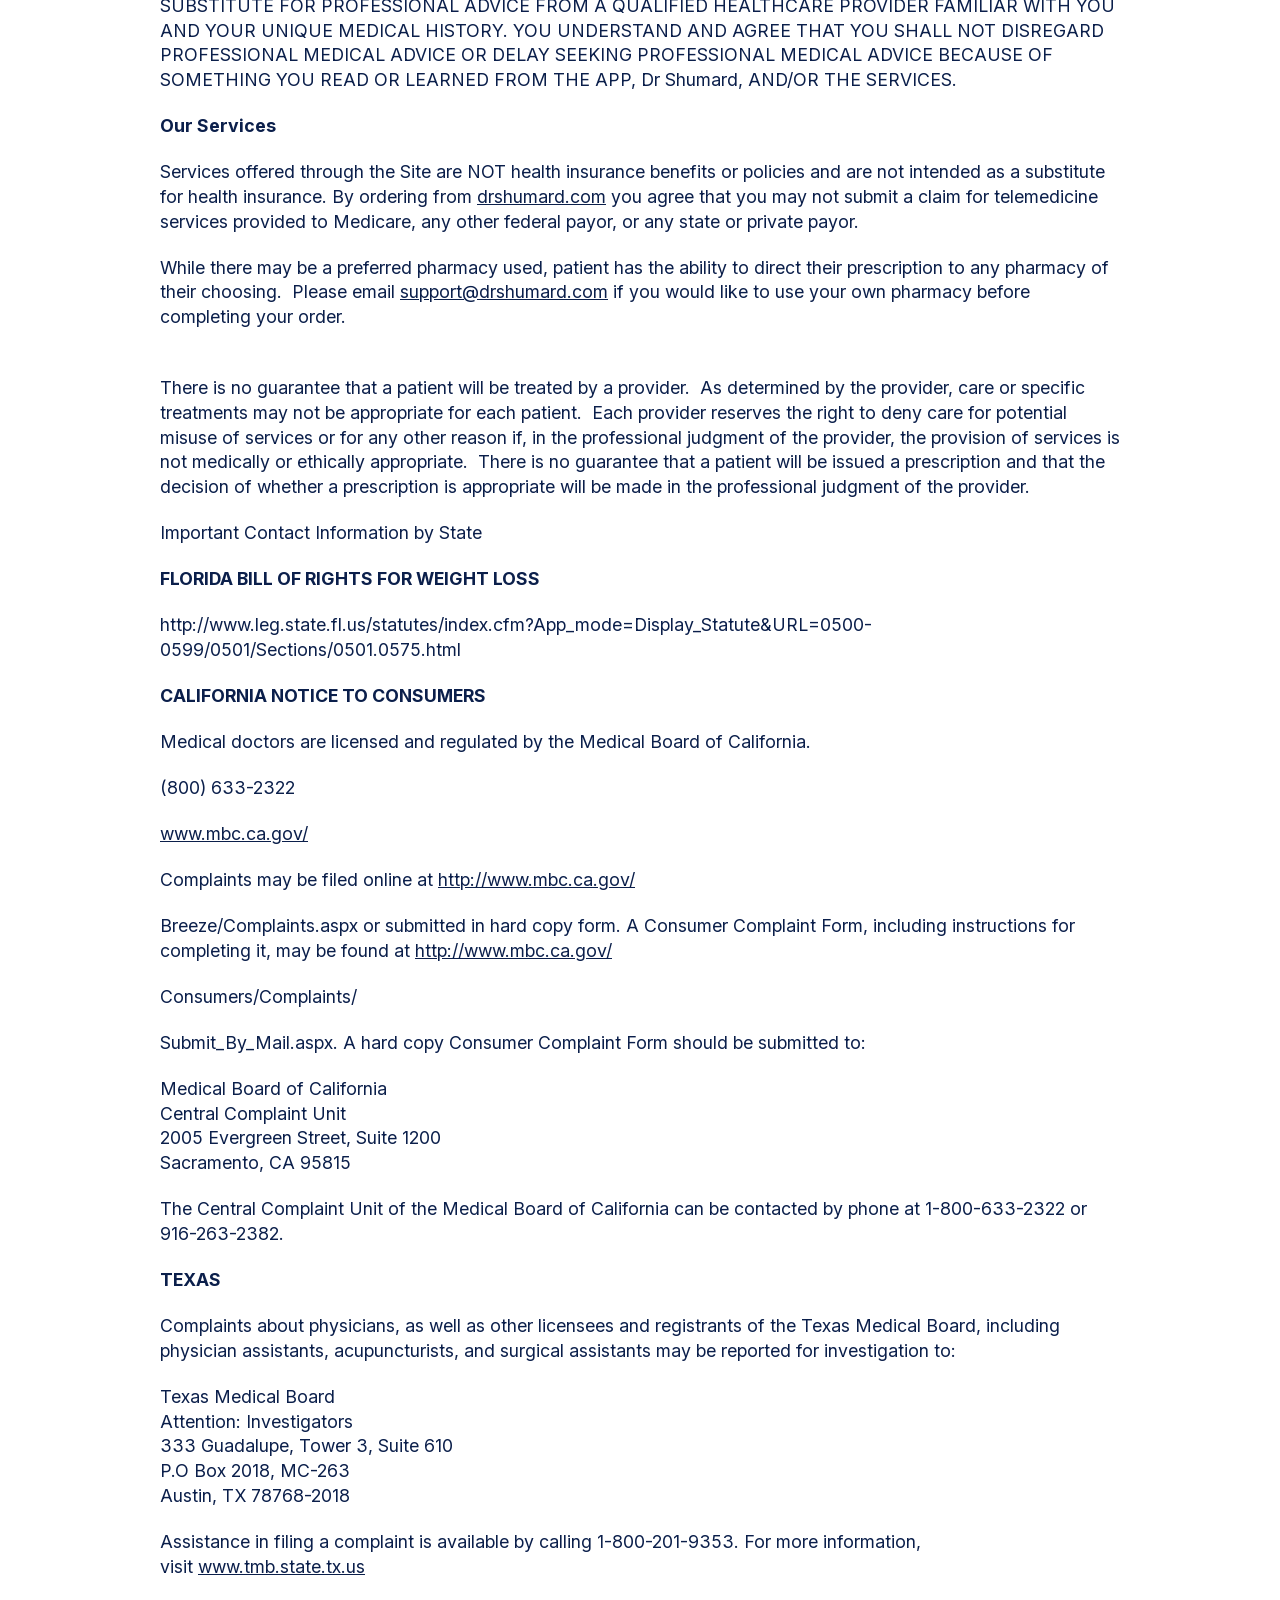
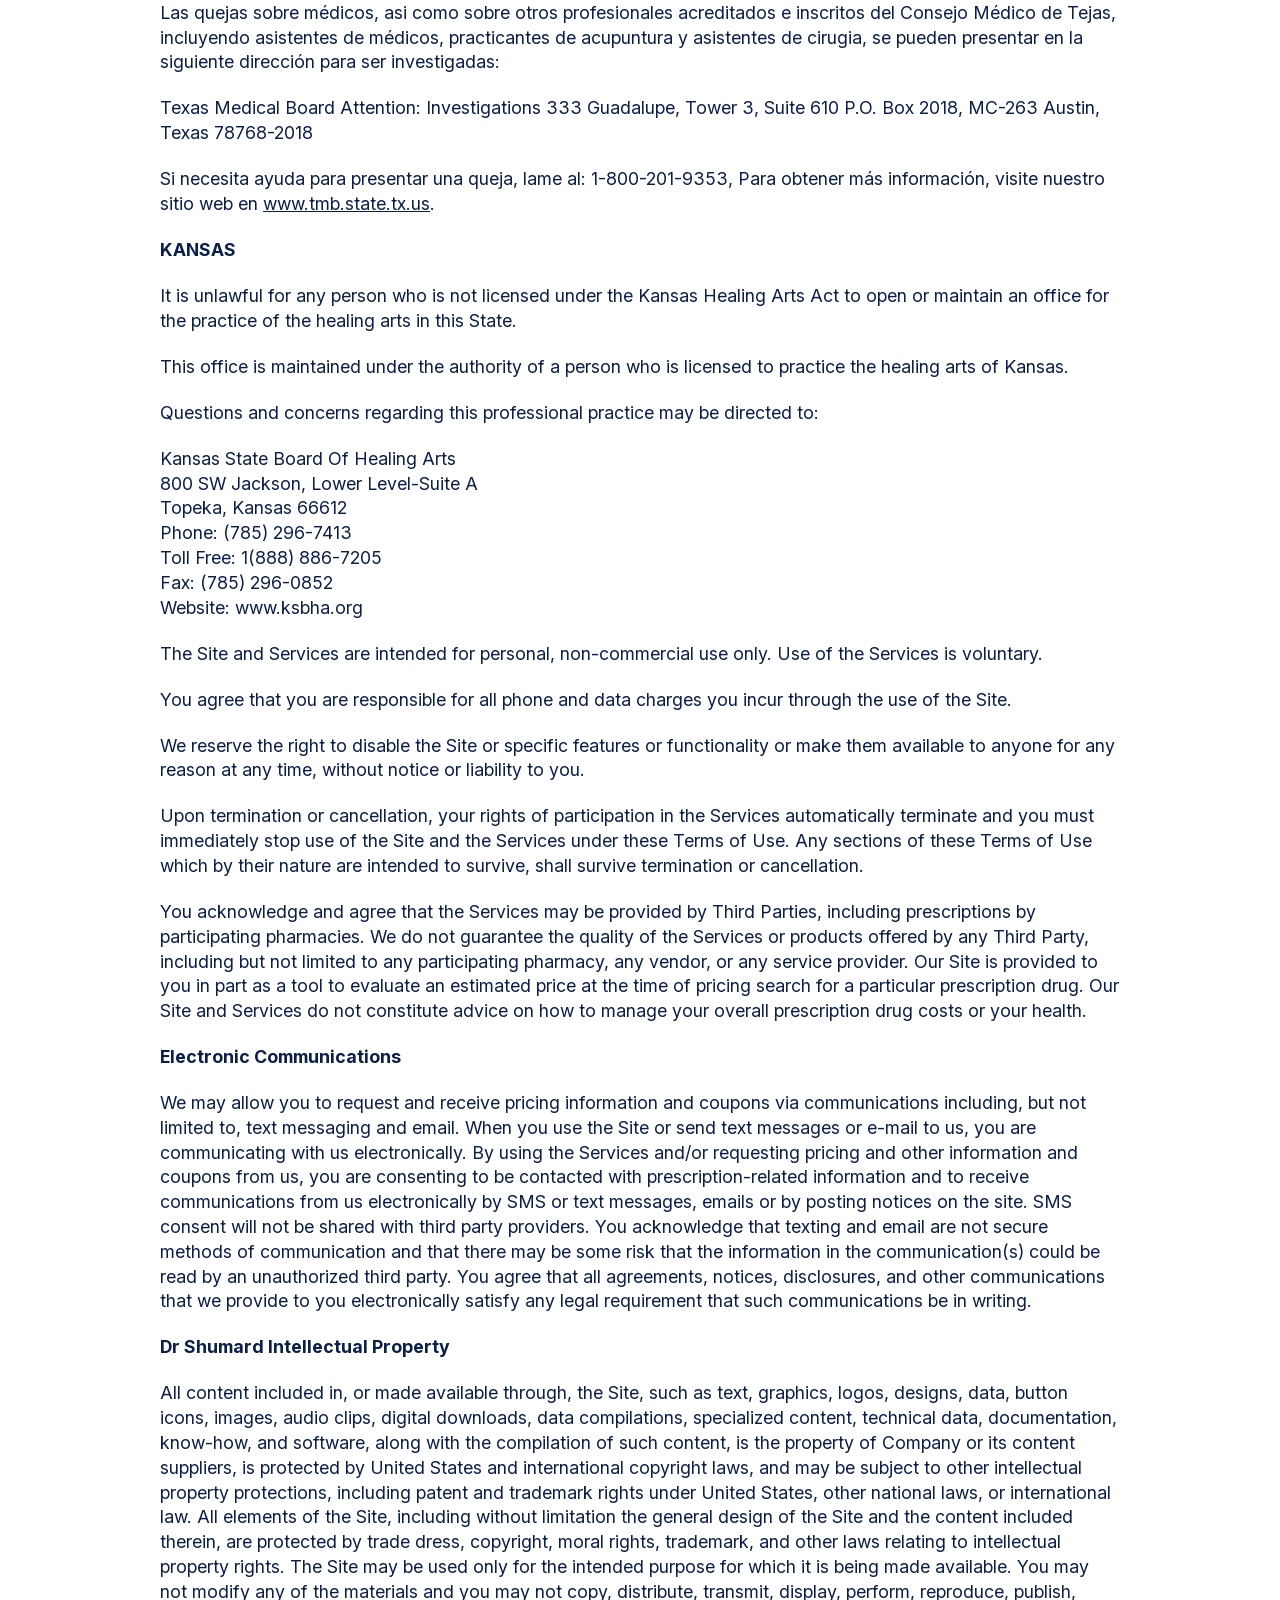
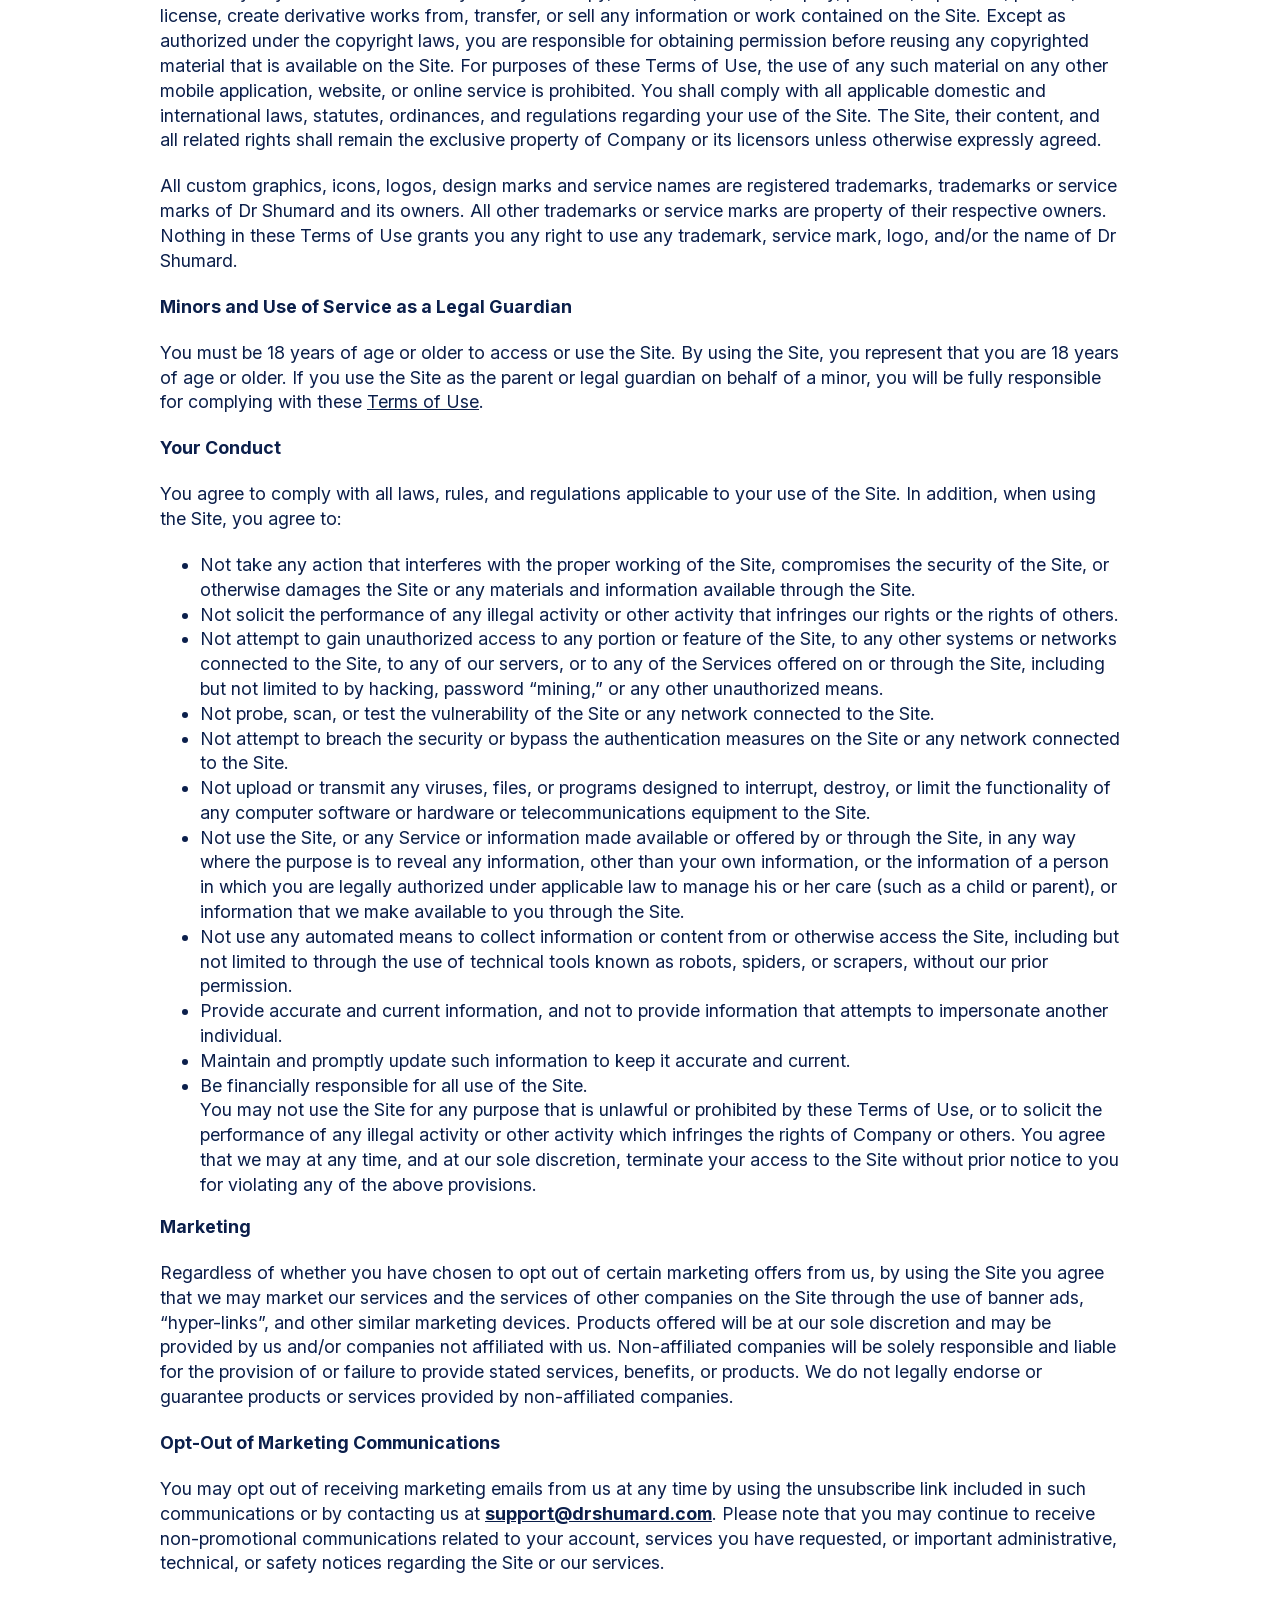
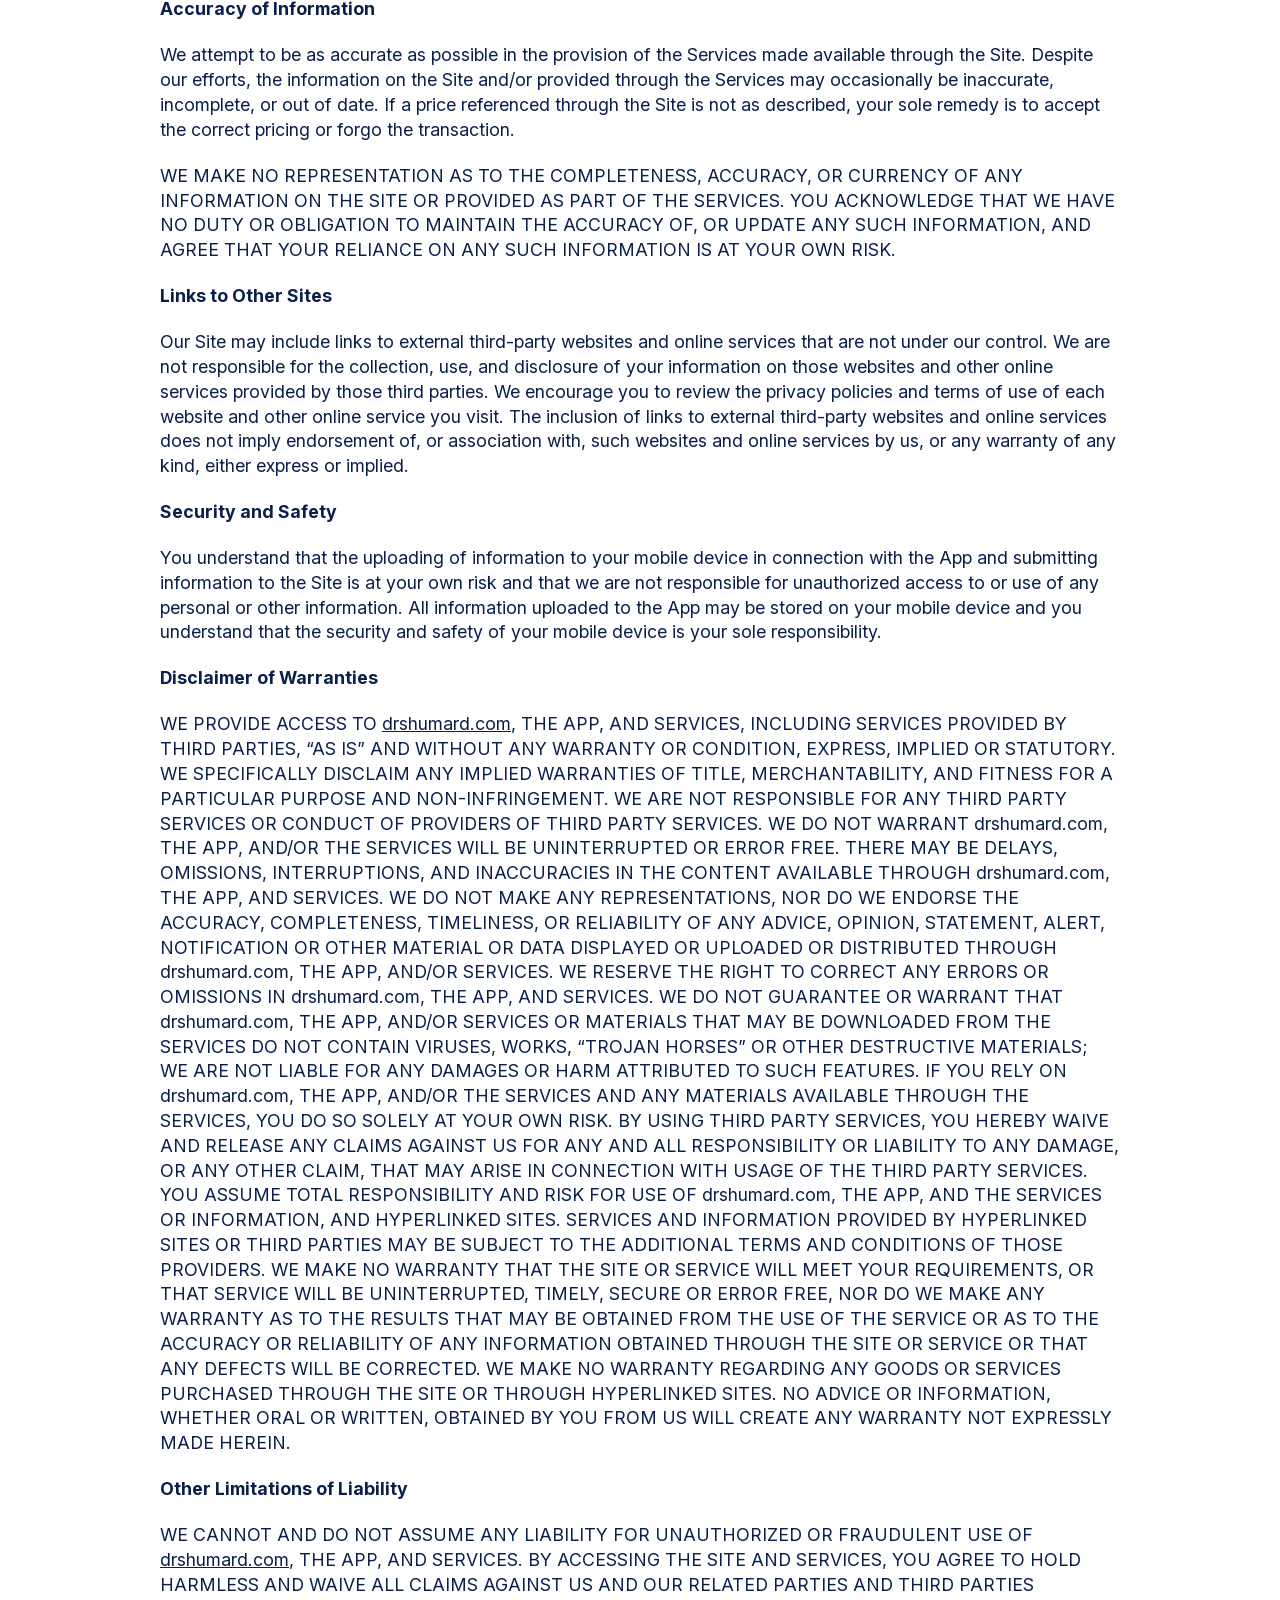
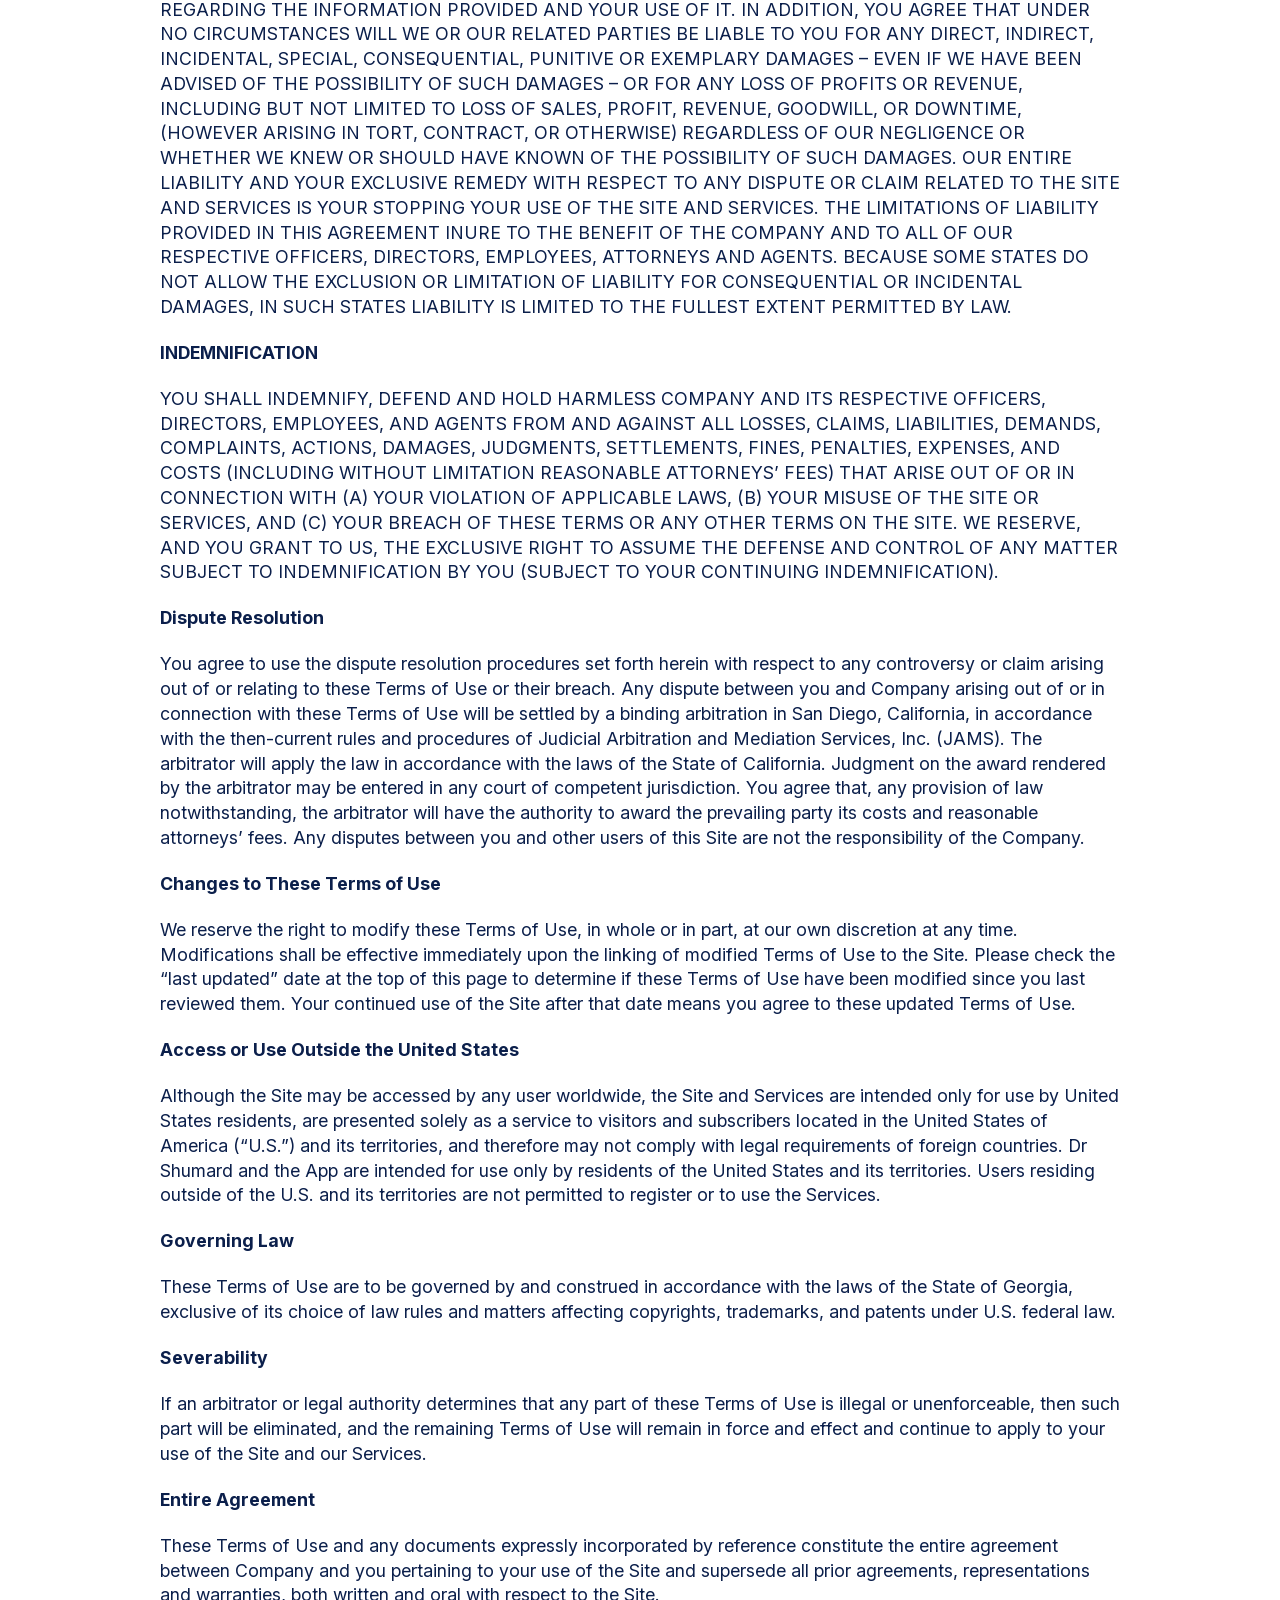
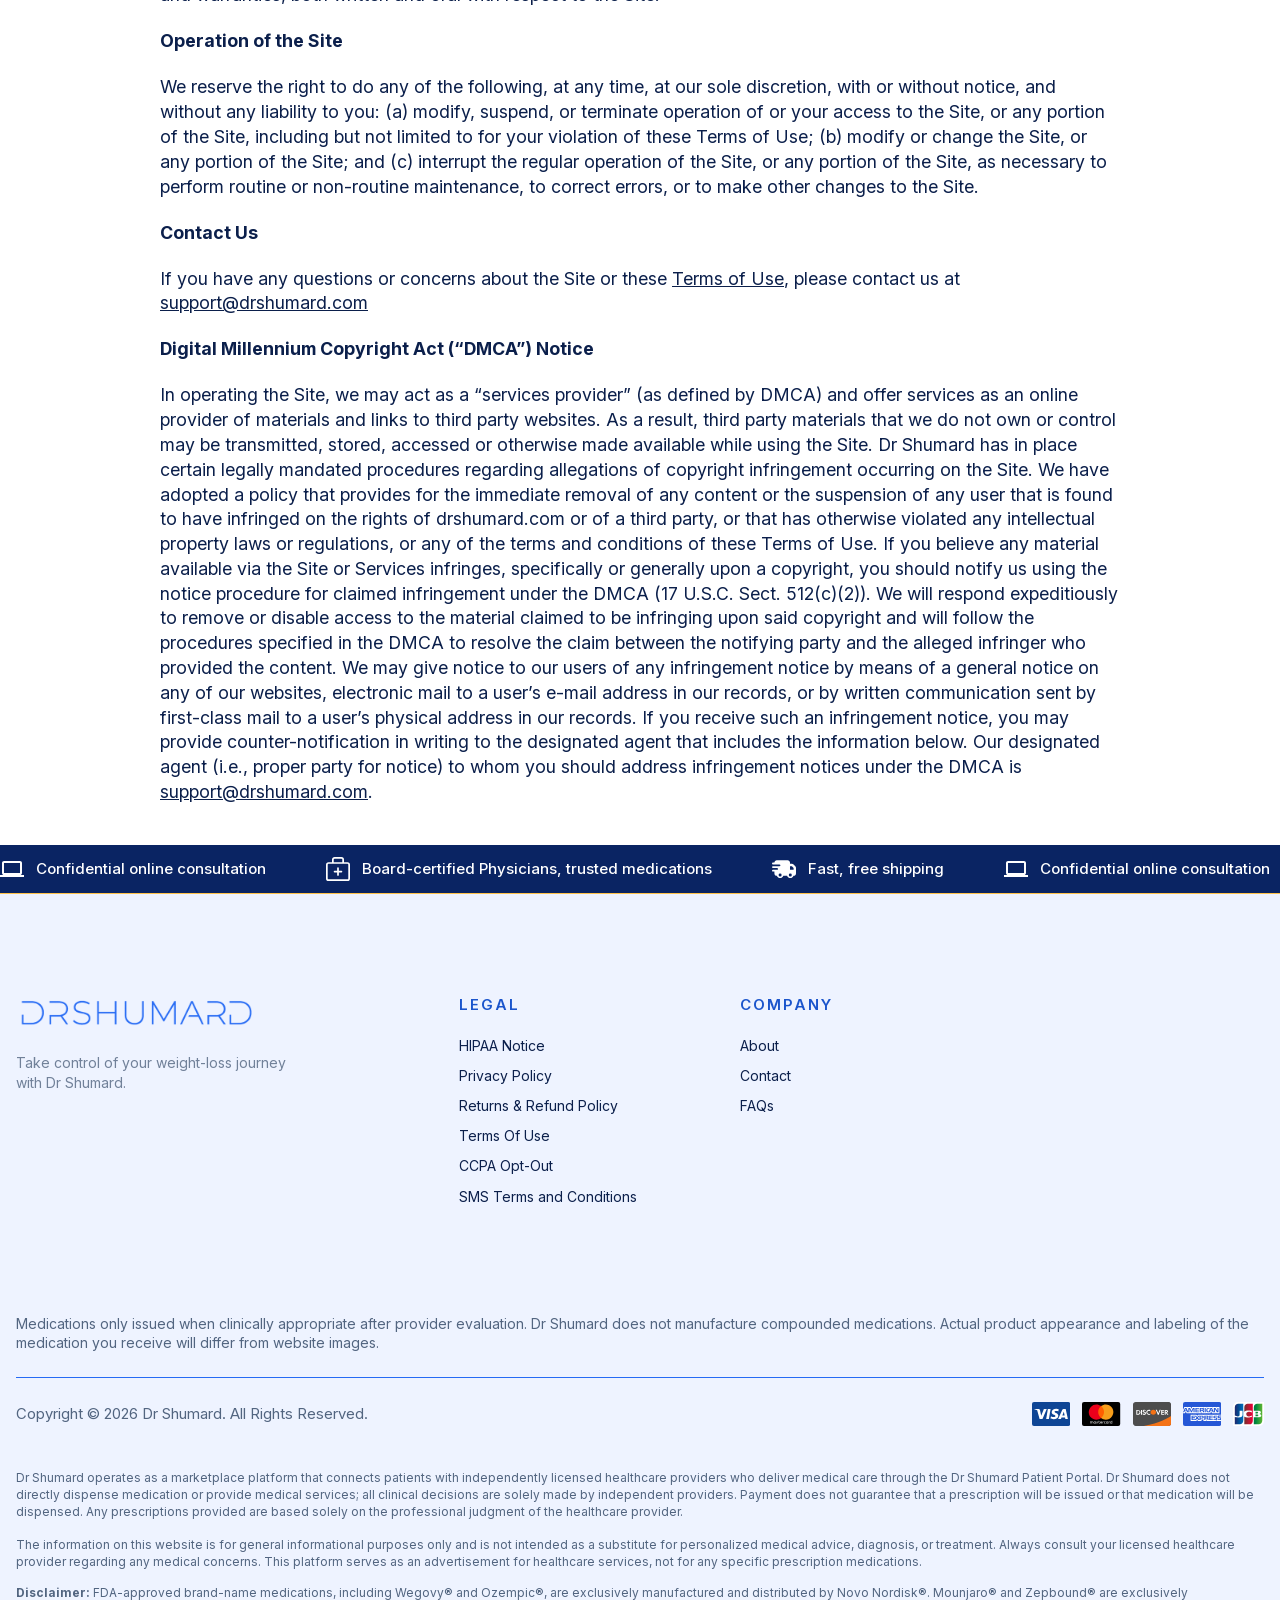
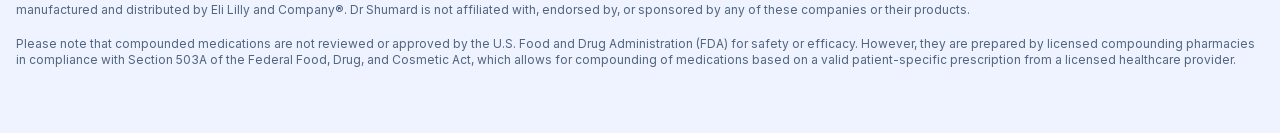
<file: terms/index.html>
<!DOCTYPE html>
<html lang="en">
<head>
  <meta charset="UTF-8">
  <meta name="viewport" content="width=device-width, initial-scale=1">
  <title>Terms Of Use – Dr Shumard</title>
  <link rel="canonical" href="https://drshumard.com/terms/">
  <link rel="icon" href="/assets/img/favicon.svg" type="image/svg+xml">
  <meta name="theme-color" content="#256AF4">
  <meta name="description" content="Terms of use for the Dr Shumard website and services.">
  <meta property="og:site_name" content="Dr Shumard">
  <meta property="og:type" content="website">
  <meta property="og:title" content="Terms Of Use – Dr Shumard">
  <meta property="og:description" content="Terms of use for the Dr Shumard website and services.">
  <meta property="og:url" content="https://drshumard.com/terms/">
  <meta property="og:image" content="https://drshumard.com/assets/img/dr-shumard.jpg">
  <meta property="og:image:width" content="960">
  <meta property="og:image:height" content="1000">
  <meta name="twitter:card" content="summary">
  <link rel="preload" href="/assets/fonts/inter-var.woff2" as="font" type="font/woff2" crossorigin>
  <link rel="stylesheet" href="/assets/css/style.css">
  <!-- WhiteLabelMD intake + tracking scripts, carried over from the original site -->
  <script>
function checkDebug(){if(!1===window.be_quiet)return!0;if(!1===window.checkDebugValue)return!1;if(window.checkDebugValue)return!0;return"1"===new URLSearchParams(window.location.search).get("elog")?window.checkDebugValue=!0:window.checkDebugValue=!1,window.checkDebugValue}
        function elog(e,c){c?console.log(e):checkDebug()&&console.log(e)}
        function tracking_start() { 
           var reset = new URLSearchParams(window.location.search).get("_track_reset");
           if(reset == "1") {
              forceTrackingCookie("");
           }
        
        }
function setTrackId(e) {
	elog("****SET efcid:" + e,window.trackDebug);
    window.trackingInfo.unid = e;
    wlmdSetCookie("efcid", e, 7);
    window.trackingInfo.codeset = 1;
    wlmdSetCookie("wlmd_tracking_unid", e, 7);
    elog("****Finished set efcid:" + e, window.trackDebug);
}
function useTrackId(e) {
	elog("****USE efcid:" + e);
    window.trackingInfo.unid = e;
    //wlmdSetCookie("efcid", e);
    window.trackingInfo.codeset = 1;
    //wlmdSetCookie("wlmd_tracking_unid", e, 7);
    elog("****Finished set efcid:" + e);
}

window.trackDebug = false;
  </script>
  <script src="/wp-content/uploads/common/wlmd-intake-default.js"></script>
  <script>
    /* set sku here, if chosen */
    window.page_presets = { "productRequested": "" };
    window.page_presets["caller_page"] = urlNoHash();
    function checkoutTrackingString() { return ""; }
  </script>
</head>
<body>
  <a class="skip-link" href="#main">Skip to main content</a>
  <a class="skip-link" href="#footer">Skip to footer</a>
  <header class="site-header">
    <div class="section site-header__bar">
      <div class="container site-header__inner">
        <a class="site-logo" href="/"><img src="/assets/img/logo.png" width="600" height="89" alt="Dr Shumard" fetchpriority="high"></a>
        <nav class="site-nav" aria-label="Menu">
          <ul class="site-nav__items" id="site-menu">
          <li><a href="/">Home</a></li>
          <li><a href="/about/">About us</a></li>
          <li><a href="/faq/">FAQ</a></li>
          <li><a href="/contact-us/">Contact us</a></li>
          <!-- <li><a class="btn header-btn" href="https://drshumard.practicebetter.io/#/signin" target="_blank" rel="noopener">Log in</a></li> -->
          </ul>
          <button class="site-nav__toggle" type="button" aria-expanded="false" aria-controls="site-menu" aria-label="Open menu"><span class="site-nav__bars"><span></span></span></button>
        </nav>
      </div>
    </div>
  </header>
  <main id="main">
    <section class="section page-title legal-page__section">
      <div class="container legal-page__container">
        <h1 class="legal-page__title">Terms Of Use</h1>
      </div>
    </section>
    <section class="section legal-page__content-section">
      <div class="container legal-page__content-container">
        <div class="legal-page__content rich-text">
<p>Last Updated: April 2, 2026</p>

<p>These Terms of Use (“Terms of Use”) are applicable to your access to and use of the Dr Shumard website located at <a href="/terms/">drshumard.com</a> (throughout these Terms of Use, and the website may collectively be referred to as the “Site” or may be referred to individually) and any materials, information, products, or services (“Services”) provided through the Site operated by or on behalf of Dr Shumard and/or our owners and/or affiliates (collectively “Company,” “our,” “us,” or “we”) or contracted by Dr Shumard and provided by a third party (collectively “Third Party”).</p>

<p>Your access to and use of the Site, and the information and Services available through the Site, are subject to the terms, conditions and notices contained in or referenced in these Terms of Use, as well as any other written agreement between us and you. In addition, when using particular Services on the Site, you will be subject to any posted rules applicable to those Services that may contain terms and conditions in addition to those in these Terms of Use.</p>

<p>By accessing or using the Site, you agree to these Terms of Use, as updated from time to time. Please read them carefully. If you do not understand or agree to be bound by these Terms of Use, do not access or use the Site or Services. We may revise these Terms of Use at any time and any revisions will take effect immediately upon posting on this Site, unless we state otherwise. Please check this Site periodically for updates.</p>

<p><strong>Privacy Policy</strong></p>

<p>The Dr Shumard Privacy Policy and California Privacy Notice are part of these Terms of Use and are incorporated into the Terms of Use by this reference. By accepting these Terms of Use, you agree to our collection, use, and disclosure of information as described in the Privacy Policy and California Privacy Notice as modified from time to time. We encourage you to review the Privacy Policy and California Privacy Notice at <a href="/privacy/">drshumard.com/privacy</a> and <a href="/ccpa/">drshumard.com/ccpa</a></p>

<p><strong>Not Medical Advice</strong></p>

<p>The contents of the Site and Services are for informational purposes only and are intended to assist you in understanding your health. The content is not intended to be a substitute for professional medical advice, diagnosis, or treatment.</p>

<p>ALWAYS SEEK THE ADVICE OF YOUR PHYSICIAN OR OTHER QUALIFIED HEALTH PROVIDERS WITH ANY QUESTIONS YOU MAY HAVE REGARDING A MEDICAL CONDITION.</p>

<p>WE ASSUME NO LIABILITY OR RESPONSIBILITY FOR DAMAGES OR INJURY TO PERSONS OR PROPERTY ARISING FROM ANY USE OF ANY MATERIALS, CONTENTS, PRODUCTS, SUPPLIES, INFORMATION, IDEAS, OR ADVICE CONTAINED IN THE APP, Dr Shumard, AND/OR SERVICES.</p>

<p>You acknowledge and agree that certain Services provided through the Site and Services, depend on information that you input into the Site. We do not recommend or endorse any drug or product or course of treatment.</p>

<p>We do not recommend or endorse any specific prescription drug or product or health care provider or pharmacy that may be mentioned on the Site. Reliance on any information provided by us, our employees or Third Parties is solely at your own risk. The information provided by the Site and Services is not a basis for diagnosis of any medical condition, disease, or therapy.</p>

<p>YOU ARE ADVISED TO ALWAYS SEEK THE ADVICE OF YOUR DOCTOR OR OTHER QUALIFIED HEALTHCARE PROVIDER REGARDING ANY MEDICAL CONDITION AND BEFORE STARTING ANY NEW TREATMENT OR ALTERING YOUR EXISTING TREATMENT. THE APP, Dr Shumard, AND THE SERVICES ARE NOT INTENDED AS A SUBSTITUTE FOR PROFESSIONAL ADVICE FROM A QUALIFIED HEALTHCARE PROVIDER FAMILIAR WITH YOU AND YOUR UNIQUE MEDICAL HISTORY. YOU UNDERSTAND AND AGREE THAT YOU SHALL NOT DISREGARD PROFESSIONAL MEDICAL ADVICE OR DELAY SEEKING PROFESSIONAL MEDICAL ADVICE BECAUSE OF SOMETHING YOU READ OR LEARNED FROM THE APP, Dr Shumard, AND/OR THE SERVICES.</p>

<p><strong>Our Services</strong></p>

<p>Services offered through the Site are NOT health insurance benefits or policies and are not intended as a substitute for health insurance. By ordering from <a href="/terms/">drshumard.com</a> you agree that you may not submit a claim for telemedicine services provided to Medicare, any other federal payor, or any state or private payor. </p>

<p>While there may be a preferred pharmacy used, patient has the ability to direct their prescription to any pharmacy of their choosing.  Please email <a href="mailto:support@drshumard.com">support@drshumard.com</a> if you would like to use your own pharmacy before completing your order.</p>

<p><br>There is no guarantee that a patient will be treated by a provider.  As determined by the provider, care or specific treatments may not be appropriate for each patient.  Each provider reserves the right to deny care for potential misuse of services or for any other reason if, in the professional judgment of the provider, the provision of services is not medically or ethically appropriate.  There is no guarantee that a patient will be issued a prescription and that the decision of whether a prescription is appropriate will be made in the professional judgment of the provider. </p>

<p>Important Contact Information by State</p>

<p><strong>FLORIDA BILL OF RIGHTS FOR WEIGHT LOSS</strong></p>

<p>http://www.leg.state.fl.us/statutes/index.cfm?App_mode=Display_Statute&amp;URL=0500-0599/0501/Sections/0501.0575.html</p>

<p><strong>CALIFORNIA NOTICE TO CONSUMERS</strong></p>

<p>Medical doctors are licensed and regulated by the Medical Board of California.</p>

<p>(800) 633-2322</p>

<p><a href="http://www.mbc.ca.gov/">www.mbc.ca.gov/</a></p>

<p>Complaints may be filed online at <a href="http://www.mbc.ca.gov/">http://www.mbc.ca.gov/</a></p>

<p>Breeze/Complaints.aspx or submitted in hard copy form. A Consumer Complaint Form, including instructions for completing it, may be found at <a href="http://www.mbc.ca.gov/">http://www.mbc.ca.gov/</a></p>

<p>Consumers/Complaints/</p>

<p>Submit_By_Mail.aspx. A hard copy Consumer Complaint Form should be submitted to:</p>

<p>Medical Board of California<br>Central Complaint Unit<br>2005 Evergreen Street, Suite 1200<br>Sacramento, CA 95815</p>

<p>The Central Complaint Unit of the Medical Board of California can be contacted by phone at 1-800-633-2322 or 916-263-2382.</p>

<p><strong>TEXAS</strong></p>

<p>Complaints about physicians, as well as other licensees and registrants of the Texas Medical Board, including physician assistants, acupuncturists, and surgical assistants may be reported for investigation to:</p>

<p>Texas Medical Board<br>Attention: Investigators<br>333 Guadalupe, Tower 3, Suite 610<br>P.O Box 2018, MC-263<br>Austin, TX 78768-2018</p>

<p>Assistance in filing a complaint is available by calling 1-800-201-9353. For more information, visit <a href="http://www.tmb.state.tx.us/">www.tmb.state.tx.us</a></p>

<p>Las quejas sobre médicos, asi como sobre otros profesionales acreditados e inscritos del Consejo Médico de Tejas, incluyendo asistentes de médicos, practicantes de acupuntura y asistentes de cirugia, se pueden presentar en la siguiente dirección para ser investigadas:</p>

<p>Texas Medical Board Attention: Investigations 333 Guadalupe, Tower 3, Suite 610 P.O. Box 2018, MC-263 Austin, Texas 78768-2018</p>

<p>Si necesita ayuda para presentar una queja, lame al: 1-800-201-9353, Para obtener más información, visite nuestro sitio web en <a href="http://www.tmb.state.tx.us/">www.tmb.state.tx.us</a>.</p>

<p><strong>KANSAS</strong></p>

<p>It is unlawful for any person who is not licensed under the Kansas Healing Arts Act to open or maintain an office for the practice of the healing arts in this State.</p>

<p>This office is maintained under the authority of a person who is licensed to practice the healing arts of Kansas.</p>

<p>Questions and concerns regarding this professional practice may be directed to:</p>

<p>Kansas State Board Of Healing Arts<br>800 SW Jackson, Lower Level-Suite A<br>Topeka, Kansas 66612<br>Phone: (785) 296-7413<br>Toll Free: 1(888) 886-7205<br>Fax: (785) 296-0852<br>Website: www.ksbha.org</p>

<p>The Site and Services are intended for personal, non-commercial use only. Use of the Services is voluntary. </p>

<p>You agree that you are responsible for all phone and data charges you incur through the use of the Site.</p>

<p>We reserve the right to disable the Site or specific features or functionality or make them available to anyone for any reason at any time, without notice or liability to you.</p>

<p>Upon termination or cancellation, your rights of participation in the Services automatically terminate and you must immediately stop use of the Site and the Services under these Terms of Use. Any sections of these Terms of Use which by their nature are intended to survive, shall survive termination or cancellation.</p>

<p>You acknowledge and agree that the Services may be provided by Third Parties, including prescriptions by participating pharmacies. We do not guarantee the quality of the Services or products offered by any Third Party, including but not limited to any participating pharmacy, any vendor, or any service provider. Our Site is provided to you in part as a tool to evaluate an estimated price at the time of pricing search for a particular prescription drug. Our Site and Services do not constitute advice on how to manage your overall prescription drug costs or your health.</p>

<p><strong>Electronic Communications</strong></p>

<p>We may allow you to request and receive pricing information and coupons via communications including, but not limited to, text messaging and email. When you use the Site or send text messages or e-mail to us, you are communicating with us electronically. By using the Services and/or requesting pricing and other information and coupons from us, you are consenting to be contacted with prescription-related information and to receive communications from us electronically by SMS or text messages, emails or by posting notices on the site. SMS consent will not be shared with third party providers. You acknowledge that texting and email are not secure methods of communication and that there may be some risk that the information in the communication(s) could be read by an unauthorized third party. You agree that all agreements, notices, disclosures, and other communications that we provide to you electronically satisfy any legal requirement that such communications be in writing.</p>

<p><strong>Dr Shumard Intellectual Property</strong></p>

<p>All content included in, or made available through, the Site, such as text, graphics, logos, designs, data, button icons, images, audio clips, digital downloads, data compilations, specialized content, technical data, documentation, know-how, and software, along with the compilation of such content, is the property of Company or its content suppliers, is protected by United States and international copyright laws, and may be subject to other intellectual property protections, including patent and trademark rights under United States, other national laws, or international law. All elements of the Site, including without limitation the general design of the Site and the content included therein, are protected by trade dress, copyright, moral rights, trademark, and other laws relating to intellectual property rights. The Site may be used only for the intended purpose for which it is being made available. You may not modify any of the materials and you may not copy, distribute, transmit, display, perform, reproduce, publish, license, create derivative works from, transfer, or sell any information or work contained on the Site. Except as authorized under the copyright laws, you are responsible for obtaining permission before reusing any copyrighted material that is available on the Site. For purposes of these Terms of Use, the use of any such material on any other mobile application, website, or online service is prohibited. You shall comply with all applicable domestic and international laws, statutes, ordinances, and regulations regarding your use of the Site. The Site, their content, and all related rights shall remain the exclusive property of Company or its licensors unless otherwise expressly agreed.</p>

<p>All custom graphics, icons, logos, design marks and service names are registered trademarks, trademarks or service marks of Dr Shumard and its owners. All other trademarks or service marks are property of their respective owners. Nothing in these Terms of Use grants you any right to use any trademark, service mark, logo, and/or the name of Dr Shumard.</p>

<p><strong>Minors and Use of Service as a Legal Guardian</strong></p>

<p>You must be 18 years of age or older to access or use the Site. By using the Site, you represent that you are 18 years of age or older. If you use the Site as the parent or legal guardian on behalf of a minor, you will be fully responsible for complying with these <a href="/terms/">Terms of Use</a>.</p>

<p><strong>Your Conduct</strong></p>

<p>You agree to comply with all laws, rules, and regulations applicable to your use of the Site. In addition, when using the Site, you agree to:</p>

<ul>
<li>Not take any action that interferes with the proper working of the Site, compromises the security of the Site, or otherwise damages the Site or any materials and information available through the Site.</li>

<li>Not solicit the performance of any illegal activity or other activity that infringes our rights or the rights of others.</li>

<li>Not attempt to gain unauthorized access to any portion or feature of the Site, to any other systems or networks connected to the Site, to any of our servers, or to any of the Services offered on or through the Site, including but not limited to by hacking, password “mining,” or any other unauthorized means.</li>

<li>Not probe, scan, or test the vulnerability of the Site or any network connected to the Site.</li>

<li>Not attempt to breach the security or bypass the authentication measures on the Site or any network connected to the Site.</li>

<li>Not upload or transmit any viruses, files, or programs designed to interrupt, destroy, or limit the functionality of any computer software or hardware or telecommunications equipment to the Site.</li>

<li>Not use the Site, or any Service or information made available or offered by or through the Site, in any way where the purpose is to reveal any information, other than your own information, or the information of a person in which you are legally authorized under applicable law to manage his or her care (such as a child or parent), or information that we make available to you through the Site.</li>

<li>Not use any automated means to collect information or content from or otherwise access the Site, including but not limited to through the use of technical tools known as robots, spiders, or scrapers, without our prior permission.</li>

<li>Provide accurate and current information, and not to provide information that attempts to impersonate another individual.</li>

<li>Maintain and promptly update such information to keep it accurate and current.</li>

<li>Be financially responsible for all use of the Site.<br>You may not use the Site for any purpose that is unlawful or prohibited by these Terms of Use, or to solicit the performance of any illegal activity or other activity which infringes the rights of Company or others. You agree that we may at any time, and at our sole discretion, terminate your access to the Site without prior notice to you for violating any of the above provisions.</li>
</ul>

<p><strong>Marketing</strong></p>

<p>Regardless of whether you have chosen to opt out of certain marketing offers from us, by using the Site you agree that we may market our services and the services of other companies on the Site through the use of banner ads, “hyper-links”, and other similar marketing devices. Products offered will be at our sole discretion and may be provided by us and/or companies not affiliated with us. Non-affiliated companies will be solely responsible and liable for the provision of or failure to provide stated services, benefits, or products. We do not legally endorse or guarantee products or services provided by non-affiliated companies.</p>

<p><strong>Opt-Out of Marketing Communications</strong></p>

<p>You may opt out of receiving marketing emails from us at any time by using the unsubscribe link included in such communications or by contacting us at <a href="mailto:support@drshumard.com"><strong>support@drshumard.com</strong></a>. Please note that you may continue to receive non-promotional communications related to your account, services you have requested, or important administrative, technical, or safety notices regarding the Site or our services.</p>

<p><strong>Accuracy of Information</strong></p>

<p>We attempt to be as accurate as possible in the provision of the Services made available through the Site. Despite our efforts, the information on the Site and/or provided through the Services may occasionally be inaccurate, incomplete, or out of date. If a price referenced through the Site is not as described, your sole remedy is to accept the correct pricing or forgo the transaction.</p>

<p>WE MAKE NO REPRESENTATION AS TO THE COMPLETENESS, ACCURACY, OR CURRENCY OF ANY INFORMATION ON THE SITE OR PROVIDED AS PART OF THE SERVICES. YOU ACKNOWLEDGE THAT WE HAVE NO DUTY OR OBLIGATION TO MAINTAIN THE ACCURACY OF, OR UPDATE ANY SUCH INFORMATION, AND AGREE THAT YOUR RELIANCE ON ANY SUCH INFORMATION IS AT YOUR OWN RISK.</p>

<p><strong>Links to Other Sites</strong></p>

<p>Our Site may include links to external third-party websites and online services that are not under our control. We are not responsible for the collection, use, and disclosure of your information on those websites and other online services provided by those third parties. We encourage you to review the privacy policies and terms of use of each website and other online service you visit. The inclusion of links to external third-party websites and online services does not imply endorsement of, or association with, such websites and online services by us, or any warranty of any kind, either express or implied.</p>

<p><strong>Security and Safety</strong></p>

<p>You understand that the uploading of information to your mobile device in connection with the App and submitting information to the Site is at your own risk and that we are not responsible for unauthorized access to or use of any personal or other information. All information uploaded to the App may be stored on your mobile device and you understand that the security and safety of your mobile device is your sole responsibility.</p>

<p><strong>Disclaimer of Warranties</strong></p>

<p>WE PROVIDE ACCESS TO <a href="/terms/">drshumard.com</a>, THE APP, AND SERVICES, INCLUDING SERVICES PROVIDED BY THIRD PARTIES, “AS IS” AND WITHOUT ANY WARRANTY OR CONDITION, EXPRESS, IMPLIED OR STATUTORY. WE SPECIFICALLY DISCLAIM ANY IMPLIED WARRANTIES OF TITLE, MERCHANTABILITY, AND FITNESS FOR A PARTICULAR PURPOSE AND NON-INFRINGEMENT. WE ARE NOT RESPONSIBLE FOR ANY THIRD PARTY SERVICES OR CONDUCT OF PROVIDERS OF THIRD PARTY SERVICES. WE DO NOT WARRANT drshumard.com, THE APP, AND/OR THE SERVICES WILL BE UNINTERRUPTED OR ERROR FREE. THERE MAY BE DELAYS, OMISSIONS, INTERRUPTIONS, AND INACCURACIES IN THE CONTENT AVAILABLE THROUGH drshumard.com, THE APP, AND SERVICES. WE DO NOT MAKE ANY REPRESENTATIONS, NOR DO WE ENDORSE THE ACCURACY, COMPLETENESS, TIMELINESS, OR RELIABILITY OF ANY ADVICE, OPINION, STATEMENT, ALERT, NOTIFICATION OR OTHER MATERIAL OR DATA DISPLAYED OR UPLOADED OR DISTRIBUTED THROUGH drshumard.com, THE APP, AND/OR SERVICES. WE RESERVE THE RIGHT TO CORRECT ANY ERRORS OR OMISSIONS IN drshumard.com, THE APP, AND SERVICES. WE DO NOT GUARANTEE OR WARRANT THAT drshumard.com, THE APP, AND/OR SERVICES OR MATERIALS THAT MAY BE DOWNLOADED FROM THE SERVICES DO NOT CONTAIN VIRUSES, WORKS, “TROJAN HORSES” OR OTHER DESTRUCTIVE MATERIALS; WE ARE NOT LIABLE FOR ANY DAMAGES OR HARM ATTRIBUTED TO SUCH FEATURES. IF YOU RELY ON drshumard.com, THE APP, AND/OR THE SERVICES AND ANY MATERIALS AVAILABLE THROUGH THE SERVICES, YOU DO SO SOLELY AT YOUR OWN RISK. BY USING THIRD PARTY SERVICES, YOU HEREBY WAIVE AND RELEASE ANY CLAIMS AGAINST US FOR ANY AND ALL RESPONSIBILITY OR LIABILITY TO ANY DAMAGE, OR ANY OTHER CLAIM, THAT MAY ARISE IN CONNECTION WITH USAGE OF THE THIRD PARTY SERVICES. YOU ASSUME TOTAL RESPONSIBILITY AND RISK FOR USE OF drshumard.com, THE APP, AND THE SERVICES OR INFORMATION, AND HYPERLINKED SITES. SERVICES AND INFORMATION PROVIDED BY HYPERLINKED SITES OR THIRD PARTIES MAY BE SUBJECT TO THE ADDITIONAL TERMS AND CONDITIONS OF THOSE PROVIDERS. WE MAKE NO WARRANTY THAT THE SITE OR SERVICE WILL MEET YOUR REQUIREMENTS, OR THAT SERVICE WILL BE UNINTERRUPTED, TIMELY, SECURE OR ERROR FREE, NOR DO WE MAKE ANY WARRANTY AS TO THE RESULTS THAT MAY BE OBTAINED FROM THE USE OF THE SERVICE OR AS TO THE ACCURACY OR RELIABILITY OF ANY INFORMATION OBTAINED THROUGH THE SITE OR SERVICE OR THAT ANY DEFECTS WILL BE CORRECTED. WE MAKE NO WARRANTY REGARDING ANY GOODS OR SERVICES PURCHASED THROUGH THE SITE OR THROUGH HYPERLINKED SITES. NO ADVICE OR INFORMATION, WHETHER ORAL OR WRITTEN, OBTAINED BY YOU FROM US WILL CREATE ANY WARRANTY NOT EXPRESSLY MADE HEREIN.</p>

<p><strong>Other Limitations of Liability</strong></p>

<p>WE CANNOT AND DO NOT ASSUME ANY LIABILITY FOR UNAUTHORIZED OR FRAUDULENT USE OF <a href="/">drshumard.com</a>, THE APP, AND SERVICES. BY ACCESSING THE SITE AND SERVICES, YOU AGREE TO HOLD HARMLESS AND WAIVE ALL CLAIMS AGAINST US AND OUR RELATED PARTIES AND THIRD PARTIES REGARDING THE INFORMATION PROVIDED AND YOUR USE OF IT. IN ADDITION, YOU AGREE THAT UNDER NO CIRCUMSTANCES WILL WE OR OUR RELATED PARTIES BE LIABLE TO YOU FOR ANY DIRECT, INDIRECT, INCIDENTAL, SPECIAL, CONSEQUENTIAL, PUNITIVE OR EXEMPLARY DAMAGES – EVEN IF WE HAVE BEEN ADVISED OF THE POSSIBILITY OF SUCH DAMAGES – OR FOR ANY LOSS OF PROFITS OR REVENUE, INCLUDING BUT NOT LIMITED TO LOSS OF SALES, PROFIT, REVENUE, GOODWILL, OR DOWNTIME, (HOWEVER ARISING IN TORT, CONTRACT, OR OTHERWISE) REGARDLESS OF OUR NEGLIGENCE OR WHETHER WE KNEW OR SHOULD HAVE KNOWN OF THE POSSIBILITY OF SUCH DAMAGES. OUR ENTIRE LIABILITY AND YOUR EXCLUSIVE REMEDY WITH RESPECT TO ANY DISPUTE OR CLAIM RELATED TO THE SITE AND SERVICES IS YOUR STOPPING YOUR USE OF THE SITE AND SERVICES. THE LIMITATIONS OF LIABILITY PROVIDED IN THIS AGREEMENT INURE TO THE BENEFIT OF THE COMPANY AND TO ALL OF OUR RESPECTIVE OFFICERS, DIRECTORS, EMPLOYEES, ATTORNEYS AND AGENTS. BECAUSE SOME STATES DO NOT ALLOW THE EXCLUSION OR LIMITATION OF LIABILITY FOR CONSEQUENTIAL OR INCIDENTAL DAMAGES, IN SUCH STATES LIABILITY IS LIMITED TO THE FULLEST EXTENT PERMITTED BY LAW.</p>

<p><strong>INDEMNIFICATION</strong></p>

<p>YOU SHALL INDEMNIFY, DEFEND AND HOLD HARMLESS COMPANY AND ITS RESPECTIVE OFFICERS, DIRECTORS, EMPLOYEES, AND AGENTS FROM AND AGAINST ALL LOSSES, CLAIMS, LIABILITIES, DEMANDS, COMPLAINTS, ACTIONS, DAMAGES, JUDGMENTS, SETTLEMENTS, FINES, PENALTIES, EXPENSES, AND COSTS (INCLUDING WITHOUT LIMITATION REASONABLE ATTORNEYS’ FEES) THAT ARISE OUT OF OR IN CONNECTION WITH (A) YOUR VIOLATION OF APPLICABLE LAWS, (B) YOUR MISUSE OF THE SITE OR SERVICES, AND (C) YOUR BREACH OF THESE TERMS OR ANY OTHER TERMS ON THE SITE. WE RESERVE, AND YOU GRANT TO US, THE EXCLUSIVE RIGHT TO ASSUME THE DEFENSE AND CONTROL OF ANY MATTER SUBJECT TO INDEMNIFICATION BY YOU (SUBJECT TO YOUR CONTINUING INDEMNIFICATION).</p>

<p><strong>Dispute Resolution</strong></p>

<p>You agree to use the dispute resolution procedures set forth herein with respect to any controversy or claim arising out of or relating to these Terms of Use or their breach. Any dispute between you and Company arising out of or in connection with these Terms of Use will be settled by a binding arbitration in San Diego, California, in accordance with the then-current rules and procedures of Judicial Arbitration and Mediation Services, Inc. (JAMS). The arbitrator will apply the law in accordance with the laws of the State of California. Judgment on the award rendered by the arbitrator may be entered in any court of competent jurisdiction. You agree that, any provision of law notwithstanding, the arbitrator will have the authority to award the prevailing party its costs and reasonable attorneys’ fees. Any disputes between you and other users of this Site are not the responsibility of the Company.</p>

<p><strong>Changes to These Terms of Use</strong></p>

<p>We reserve the right to modify these Terms of Use, in whole or in part, at our own discretion at any time. Modifications shall be effective immediately upon the linking of modified Terms of Use to the Site. Please check the “last updated” date at the top of this page to determine if these Terms of Use have been modified since you last reviewed them. Your continued use of the Site after that date means you agree to these updated Terms of Use.</p>

<p><strong>Access or Use Outside the United States</strong></p>

<p>Although the Site may be accessed by any user worldwide, the Site and Services are intended only for use by United States residents, are presented solely as a service to visitors and subscribers located in the United States of America (“U.S.”) and its territories, and therefore may not comply with legal requirements of foreign countries. Dr Shumard and the App are intended for use only by residents of the United States and its territories. Users residing outside of the U.S. and its territories are not permitted to register or to use the Services.</p>

<p><strong>Governing Law</strong></p>

<p>These Terms of Use are to be governed by and construed in accordance with the laws of the State of Georgia, exclusive of its choice of law rules and matters affecting copyrights, trademarks, and patents under U.S. federal law.</p>

<p><strong>Severability</strong></p>

<p>If an arbitrator or legal authority determines that any part of these Terms of Use is illegal or unenforceable, then such part will be eliminated, and the remaining Terms of Use will remain in force and effect and continue to apply to your use of the Site and our Services.</p>

<p><strong>Entire Agreement</strong></p>

<p>These Terms of Use and any documents expressly incorporated by reference constitute the entire agreement between Company and you pertaining to your use of the Site and supersede all prior agreements, representations and warranties, both written and oral with respect to the Site.</p>

<p><strong>Operation of the Site</strong></p>

<p>We reserve the right to do any of the following, at any time, at our sole discretion, with or without notice, and without any liability to you: (a) modify, suspend, or terminate operation of or your access to the Site, or any portion of the Site, including but not limited to for your violation of these Terms of Use; (b) modify or change the Site, or any portion of the Site; and (c) interrupt the regular operation of the Site, or any portion of the Site, as necessary to perform routine or non-routine maintenance, to correct errors, or to make other changes to the Site.</p>

<p><strong>Contact Us</strong></p>

<p>If you have any questions or concerns about the Site or these <a href="/terms/">Terms of Use</a>, please contact us at <a href="mailto:support@drshumard.com">support@drshumard.com</a></p>

<p><strong>Digital Millennium Copyright Act (“DMCA”) Notice</strong></p>

<p>In operating the Site, we may act as a “services provider” (as defined by DMCA) and offer services as an online provider of materials and links to third party websites. As a result, third party materials that we do not own or control may be transmitted, stored, accessed or otherwise made available while using the Site. Dr Shumard has in place certain legally mandated procedures regarding allegations of copyright infringement occurring on the Site. We have adopted a policy that provides for the immediate removal of any content or the suspension of any user that is found to have infringed on the rights of drshumard.com or of a third party, or that has otherwise violated any intellectual property laws or regulations, or any of the terms and conditions of these Terms of Use. If you believe any material available via the Site or Services infringes, specifically or generally upon a copyright, you should notify us using the notice procedure for claimed infringement under the DMCA (17 U.S.C. Sect. 512(c)(2)). We will respond expeditiously to remove or disable access to the material claimed to be infringing upon said copyright and will follow the procedures specified in the DMCA to resolve the claim between the notifying party and the alleged infringer who provided the content. We may give notice to our users of any infringement notice by means of a general notice on any of our websites, electronic mail to a user’s e-mail address in our records, or by written communication sent by first-class mail to a user’s physical address in our records. If you receive such an infringement notice, you may provide counter-notification in writing to the designated agent that includes the information below. Our designated agent (i.e., proper party for notice) to whom you should address infringement notices under the DMCA is <a href="mailto:support@drshumard.com">support@drshumard.com</a>.</p>
        </div>
      </div>
    </section>
    <section class="section advantage-section" aria-label="Why Dr Shumard">
      <div class="advantage-marquee">
        <div class="advantage-track">
          <div class="advantage-group">
          <div class="advantage-box"><svg class="advantage-box__icon advantage-box__icon--fill" xmlns="http://www.w3.org/2000/svg" viewBox="0 0 512 384" aria-hidden="true" focusable="false"><path d="M427 320h85v43H0v-43h85q-17 0-29.5-12.5T43 277V64q0-18 12.5-30.5T85 21h342q17 0 29.5 12.5T469 64v213q0 18-12.5 30.5T427 320zM85 64v213h342V64H85z"/></svg><span class="advantage-box__text">Confidential online consultation</span></div>
          <div class="advantage-box"><svg class="advantage-box__icon advantage-box__icon--stroke" xmlns="http://www.w3.org/2000/svg" viewBox="0 0 14 14" aria-hidden="true" focusable="false"><path fill="none" stroke="#EEF8F6" stroke-linecap="round" stroke-linejoin="round" d="M5 8.5h4m-2-2v4m5.5-7h-11a1 1 0 0 0-1 1v8a1 1 0 0 0 1 1h11a1 1 0 0 0 1-1v-8a1 1 0 0 0-1-1m-2.5 0v-2a1 1 0 0 0-1-1H5a1 1 0 0 0-1 1v2"/></svg><span class="advantage-box__text">Board-certified Physicians, trusted medications</span></div>
          <div class="advantage-box"><svg class="advantage-box__icon advantage-box__icon--fill" xmlns="http://www.w3.org/2000/svg" viewBox="0 0 640 512" aria-hidden="true" focusable="false"><path d="M64 96c0-35.3 28.7-64 64-64h288c35.3 0 64 28.7 64 64v32h50.7c17 0 33.3 6.7 45.3 18.7l45.3 45.3c12 12 18.7 28.3 18.7 45.3V384c0 35.3-28.7 64-64 64h-3.3c-10.4 36.9-44.4 64-84.7 64s-74.2-27.1-84.7-64H300.7c-10.4 36.9-44.4 64-84.7 64s-74.2-27.1-84.7-64H128c-35.3 0-64-28.7-64-64v-48H24c-13.3 0-24-10.7-24-24s10.7-24 24-24h112c13.3 0 24-10.7 24-24s-10.7-24-24-24H24c-13.3 0-24-10.7-24-24s10.7-24 24-24h176c13.3 0 24-10.7 24-24s-10.7-24-24-24H24c-13.3 0-24-10.7-24-24s10.7-24 24-24zm512 192v-50.7L530.7 192H480v96zM256 424a40 40 0 1 0-80 0a40 40 0 1 0 80 0m232 40a40 40 0 1 0 0-80a40 40 0 1 0 0 80"/></svg><span class="advantage-box__text">Fast, free shipping</span></div>
          </div>
          <div class="advantage-group" aria-hidden="true">
          <div class="advantage-box" aria-hidden="true"><svg class="advantage-box__icon advantage-box__icon--fill" xmlns="http://www.w3.org/2000/svg" viewBox="0 0 512 384" aria-hidden="true" focusable="false"><path d="M427 320h85v43H0v-43h85q-17 0-29.5-12.5T43 277V64q0-18 12.5-30.5T85 21h342q17 0 29.5 12.5T469 64v213q0 18-12.5 30.5T427 320zM85 64v213h342V64H85z"/></svg><span class="advantage-box__text">Confidential online consultation</span></div>
          <div class="advantage-box" aria-hidden="true"><svg class="advantage-box__icon advantage-box__icon--stroke" xmlns="http://www.w3.org/2000/svg" viewBox="0 0 14 14" aria-hidden="true" focusable="false"><path fill="none" stroke="#EEF8F6" stroke-linecap="round" stroke-linejoin="round" d="M5 8.5h4m-2-2v4m5.5-7h-11a1 1 0 0 0-1 1v8a1 1 0 0 0 1 1h11a1 1 0 0 0 1-1v-8a1 1 0 0 0-1-1m-2.5 0v-2a1 1 0 0 0-1-1H5a1 1 0 0 0-1 1v2"/></svg><span class="advantage-box__text">Board-certified Physicians, trusted medications</span></div>
          <div class="advantage-box" aria-hidden="true"><svg class="advantage-box__icon advantage-box__icon--fill" xmlns="http://www.w3.org/2000/svg" viewBox="0 0 640 512" aria-hidden="true" focusable="false"><path d="M64 96c0-35.3 28.7-64 64-64h288c35.3 0 64 28.7 64 64v32h50.7c17 0 33.3 6.7 45.3 18.7l45.3 45.3c12 12 18.7 28.3 18.7 45.3V384c0 35.3-28.7 64-64 64h-3.3c-10.4 36.9-44.4 64-84.7 64s-74.2-27.1-84.7-64H300.7c-10.4 36.9-44.4 64-84.7 64s-74.2-27.1-84.7-64H128c-35.3 0-64-28.7-64-64v-48H24c-13.3 0-24-10.7-24-24s10.7-24 24-24h112c13.3 0 24-10.7 24-24s-10.7-24-24-24H24c-13.3 0-24-10.7-24-24s10.7-24 24-24h176c13.3 0 24-10.7 24-24s-10.7-24-24-24H24c-13.3 0-24-10.7-24-24s10.7-24 24-24zm512 192v-50.7L530.7 192H480v96zM256 424a40 40 0 1 0-80 0a40 40 0 1 0 80 0m232 40a40 40 0 1 0 0-80a40 40 0 1 0 0 80"/></svg><span class="advantage-box__text">Fast, free shipping</span></div>
          </div>
        </div>
      </div>
    </section>
  </main>
  <footer class="site-footer" id="footer">
    <div class="section site-footer__top">
      <div class="container site-footer__grid">
        <div class="block site-footer__brand">
          <a class="site-footer__logo" href="/"><img src="/assets/img/logo.png" width="600" height="89" alt="Dr Shumard" loading="lazy"></a>
          <div class="site-footer__tagline">Take control of your weight-loss journey with Dr Shumard.</div>
        </div>
        <div class="site-footer__columns">
          <div class="block footer-column">
            <div class="footer-column--title">Legal</div>
            <ul class="footer-column--menu">
              <li><a href="/hipaa/">HIPAA Notice</a></li>
              <li><a href="/privacy/">Privacy Policy</a></li>
              <li><a href="/returns-refund-policy/">Returns &amp; Refund Policy</a></li>
              <li><a href="/terms/">Terms Of Use</a></li>
              <li><a href="/ccpa/">CCPA Opt-Out</a></li>
              <li><a href="/sms-terms-and-conditions/">SMS Terms and Conditions</a></li>
            </ul>
          </div>
          <div class="block footer-column">
            <div class="footer-column--title">Company</div>
            <ul class="footer-column--menu footer-column--company">
              <li><a href="/about/">About</a></li>
              <li><a href="/contact-us/">Contact</a></li>
              <li><a href="/faq/">FAQs</a></li>
            </ul>
          </div>
        </div>
      </div>
    </div>
    <div class="section site-footer__bottom">
      <div class="container">
        <div class="site-footer__notice">Medications only issued when clinically appropriate after provider evaluation. Dr Shumard does not manufacture compounded medications. Actual product appearance and labeling of the medication you receive will differ from website images.</div>
        <hr class="site-footer__divider">
        <div class="block site-footer__row">
          <div class="site-footer__copyright">Copyright © 2026 Dr Shumard. All Rights Reserved.</div>
          <div class="site-footer__payments">
          <svg class="footer-pay-icon" role="img" aria-label="Visa" xmlns="http://www.w3.org/2000/svg" width="750" height="471" viewBox="0 0 750 471"><defs></defs><g stroke="none" stroke-width="1" fill="none" fill-rule="evenodd"><g fill-rule="nonzero"><rect fill="#0E4595" x="0" y="0" width="750" height="471" rx="40"></rect><polygon fill="#FFFFFF" points="278.1975 334.2275 311.5585 138.4655 364.9175 138.4655 331.5335 334.2275"></polygon><path d="M524.3075,142.6875 C513.7355,138.7215 497.1715,134.4655 476.4845,134.4655 C423.7605,134.4655 386.6205,161.0165 386.3045,199.0695 C386.0075,227.1985 412.8185,242.8905 433.0585,252.2545 C453.8275,261.8495 460.8105,267.9695 460.7115,276.5375 C460.5795,289.6595 444.1255,295.6545 428.7885,295.6545 C407.4315,295.6545 396.0855,292.6875 378.5625,285.3785 L371.6865,282.2665 L364.1975,326.0905 C376.6605,331.5545 399.7065,336.2895 423.6355,336.5345 C479.7245,336.5345 516.1365,310.2875 516.5505,269.6525 C516.7515,247.3835 502.5355,230.4355 471.7515,216.4645 C453.1005,207.4085 441.6785,201.3655 441.7995,192.1955 C441.7995,184.0585 451.4675,175.3575 472.3565,175.3575 C489.8055,175.0865 502.4445,178.8915 512.2925,182.8575 L517.0745,185.1165 L524.3075,142.6875" fill="#FFFFFF"></path><path d="M661.6145,138.4655 L620.3835,138.4655 C607.6105,138.4655 598.0525,141.9515 592.4425,154.6995 L513.1975,334.1025 L569.2285,334.1025 C569.2285,334.1025 578.3905,309.9805 580.4625,304.6845 C586.5855,304.6845 641.0165,304.7685 648.7985,304.7685 C650.3945,311.6215 655.2905,334.1025 655.2905,334.1025 L704.8025,334.1025 L661.6145,138.4655 Z M596.1975,264.8725 C600.6105,253.5935 617.4565,210.1495 617.4565,210.1495 C617.1415,210.6705 621.8365,198.8155 624.5315,191.4655 L628.1385,208.3435 C628.1385,208.3435 638.3555,255.0725 640.4905,264.8715 L596.1975,264.8715 L596.1975,264.8725 Z" fill="#FFFFFF"></path><path d="M 45.878906 138.46484 L 45.197266 142.53906 C 66.288263 147.64458 85.126465 155.03257 101.61914 164.22461 L 148.96484 333.91602 L 205.41992 333.84961 L 289.42383 138.46484 L 232.90234 138.46484 L 180.66211 271.96094 L 175.0957 244.83203 C 174.83824 244.00408 174.55942 243.17304 174.27344 242.3418 L 156.10742 154.99219 C 152.87742 142.59619 143.50892 138.89684 131.91992 138.46484 L 45.878906 138.46484 z " style="fill:#ffffff;fill-opacity:1"></path></g></g></svg>
          <svg class="footer-pay-icon" role="img" aria-label="Mastercard" xmlns="http://www.w3.org/2000/svg" width="750" height="471" viewBox="0 0 750 471"><defs></defs><g stroke="none" stroke-width="1" fill="none" fill-rule="evenodd"><g fill-rule="nonzero"><rect fill="#000000" x="0" y="0" width="750" height="471" rx="40"></rect><g transform="translate(133.000000, 48.000000)"><path d="M88.13,373.67 L88.13,348.82 C88.13,339.29 82.33,333.08 72.81,333.08 C67.81,333.08 62.46,334.74 58.73,340.08 C55.83,335.52 51.73,333.08 45.48,333.08 C40.7599149,332.876008 36.2525337,335.054575 33.48,338.88 L33.48,333.88 L25.61,333.88 L25.61,373.64 L33.48,373.64 L33.48,350.89 C33.48,343.89 37.62,340.54 43.42,340.54 C49.22,340.54 52.53,344.27 52.53,350.89 L52.53,373.67 L60.4,373.67 L60.4,350.89 C60.4,343.89 64.54,340.54 70.34,340.54 C76.14,340.54 79.45,344.27 79.45,350.89 L79.45,373.67 L88.13,373.67 Z M217.35,334.32 L202.85,334.32 L202.85,322.32 L195,322.32 L195,334.32 L186.72,334.32 L186.72,341.32 L195,341.32 L195,360 C195,369.11 198.31,374.5 208.25,374.5 C212.015784,374.421483 215.705651,373.426077 219,371.6 L216.51,364.6 C214.275685,365.996557 211.684475,366.715565 209.05,366.67 C204.91,366.67 202.84,364.18 202.84,360.04 L202.84,341 L217.34,341 L217.34,334.37 L217.35,334.32 Z M291.07,333.08 C286.709355,332.982846 282.618836,335.185726 280.3,338.88 L280.3,333.88 L272.43,333.88 L272.43,373.64 L280.3,373.64 L280.3,351.31 C280.3,344.68 283.61,340.54 289,340.54 C290.818809,340.613783 292.62352,340.892205 294.38,341.37 L296.87,333.91 C294.971013,333.43126 293.02704,333.153071 291.07,333.08 Z M179.66,337.22 C175.52,334.32 169.72,333.08 163.51,333.08 C153.57,333.08 147.36,337.64 147.36,345.51 C147.36,352.14 151.92,355.86 160.61,357.11 L164.75,357.52 C169.31,358.35 172.21,360.01 172.21,362.08 C172.21,364.98 168.9,367.08 162.68,367.08 C157.930627,367.177716 153.278889,365.724267 149.43,362.94 L145.29,369.15 C151.09,373.29 158.13,374.15 162.29,374.15 C173.89,374.15 180.1,368.77 180.1,361.31 C180.1,354.31 175.1,350.96 166.43,349.71 L162.29,349.3 C158.56,348.89 155.29,347.64 155.29,345.16 C155.29,342.26 158.6,340.16 163.16,340.16 C168.16,340.16 173.1,342.23 175.59,343.47 L179.66,337.22 Z M299.77,353.79 C299.77,365.79 307.64,374.5 320.48,374.5 C326.28,374.5 330.42,373.26 334.56,369.94 L330.42,363.73 C327.488758,366.10388 323.841703,367.41823 320.07,367.46 C313.07,367.46 307.64,362.08 307.64,354.21 C307.64,346.34 313,341 320.07,341 C323.841703,341.04177 327.488758,342.35612 330.42,344.73 L334.56,338.52 C330.42,335.21 326.28,333.96 320.48,333.96 C308.05,333.13 299.77,341.83 299.77,353.84 L299.77,353.79 Z M244.27,333.08 C232.67,333.08 224.8,341.36 224.8,353.79 C224.8,366.22 233.08,374.5 245.09,374.5 C250.932775,374.623408 256.638486,372.722682 261.24,369.12 L257.1,363.32 C253.772132,365.898743 249.708598,367.349004 245.5,367.46 C240.12,367.46 234.32,364.15 233.5,357.11 L262.91,357.11 L262.91,353.8 C262.91,341.37 255.45,333.09 244.27,333.09 L244.27,333.08 Z M243.86,340.54 C249.66,340.54 253.8,344.27 254.21,350.48 L232.68,350.48 C233.92,344.68 237.68,340.54 243.86,340.54 Z M136.59,353.79 L136.59,333.91 L128.72,333.91 L128.72,338.91 C125.82,335.18 121.72,333.11 115.88,333.11 C104.7,333.11 96.41,341.81 96.41,353.82 C96.41,365.83 104.69,374.53 115.88,374.53 C121.68,374.53 125.82,372.46 128.72,368.73 L128.72,373.73 L136.59,373.73 L136.59,353.79 Z M104.7,353.79 C104.7,346.33 109.26,340.54 117.13,340.54 C124.59,340.54 129.13,346.34 129.13,353.79 C129.13,361.66 124.13,367.04 117.13,367.04 C109.26,367.45 104.7,361.24 104.7,353.79 Z M410.78,333.08 C406.419355,332.982846 402.328836,335.185726 400.01,338.88 L400.01,333.88 L392.14,333.88 L392.14,373.64 L400,373.64 L400,351.31 C400,344.68 403.31,340.54 408.7,340.54 C410.518809,340.613783 412.32352,340.892205 414.08,341.37 L416.57,333.91 C414.671013,333.43126 412.72704,333.153071 410.77,333.08 L410.78,333.08 Z M380.13,353.79 L380.13,333.91 L372.26,333.91 L372.26,338.91 C369.36,335.18 365.26,333.11 359.42,333.11 C348.24,333.11 339.95,341.81 339.95,353.82 C339.95,365.83 348.23,374.53 359.42,374.53 C365.22,374.53 369.36,372.46 372.26,368.73 L372.26,373.73 L380.13,373.73 L380.13,353.79 Z M348.24,353.79 C348.24,346.33 352.8,340.54 360.67,340.54 C368.13,340.54 372.67,346.34 372.67,353.79 C372.67,361.66 367.67,367.04 360.67,367.04 C352.8,367.45 348.24,361.24 348.24,353.79 Z M460.07,353.79 L460.07,318.17 L452.2,318.17 L452.2,338.88 C449.3,335.15 445.2,333.08 439.36,333.08 C428.18,333.08 419.89,341.78 419.89,353.79 C419.89,365.8 428.17,374.5 439.36,374.5 C445.16,374.5 449.3,372.43 452.2,368.7 L452.2,373.7 L460.07,373.7 L460.07,353.79 Z M428.18,353.79 C428.18,346.33 432.74,340.54 440.61,340.54 C448.07,340.54 452.61,346.34 452.61,353.79 C452.61,361.66 447.61,367.04 440.61,367.04 C432.73,367.46 428.17,361.25 428.17,353.79 L428.18,353.79 Z" fill="#FFFFFF"></path><g><rect fill="#FF5F00" x="170.55" y="32.39" width="143.72" height="234.42"></rect><path d="M185.05,149.6 C185.05997,103.912554 205.96046,60.7376085 241.79,32.39 C180.662018,-15.6713968 92.8620037,-8.68523415 40.103462,48.4380037 C-12.6550796,105.561241 -12.6550796,193.638759 40.103462,250.761996 C92.8620037,307.885234 180.662018,314.871397 241.79,266.81 C205.96046,238.462391 185.05997,195.287446 185.05,149.6 Z" fill="#EB001B"></path><path d="M483.26,149.6 C483.30134,206.646679 450.756789,258.706022 399.455617,283.656273 C348.154445,308.606523 287.109181,302.064451 242.26,266.81 C278.098424,238.46936 299.001593,195.290092 299.001593,149.6 C299.001593,103.909908 278.098424,60.7306402 242.26,32.39 C287.109181,-2.86445052 348.154445,-9.40652324 399.455617,15.5437274 C450.756789,40.493978 483.30134,92.5533211 483.26,149.6 Z" fill="#F79E1B"></path></g></g></g></g></svg>
          <svg class="footer-pay-icon" role="img" aria-label="Discover" xmlns="http://www.w3.org/2000/svg" width="750" height="471" viewBox="0 0 750 471"><defs></defs><g stroke="none" stroke-width="1" fill="none" fill-rule="evenodd"><g fill-rule="nonzero"><path d="M52.8771038,0 C23.6793894,0 -4.55476115e-15,23.1545612 0,51.7102589 L0,419.289737 C0,447.850829 23.671801,471 52.8771038,471 L697.122894,471 C726.320615,471 750,447.845433 750,419.289737 L750,252.475404 L750,51.7102589 C750,23.1491677 726.328202,-4.4533018e-15 697.122894,0 L52.8771038,0 Z" fill="#4D4D4D"></path><path d="M314.569558,152.198414 C323.06625,152.198414 330.192577,153.9309 338.865308,158.110254 L338.865308,180.197198 C330.650269,172.563549 323.523875,169.368926 314.100058,169.368926 C295.577115,169.368926 281.009615,183.944539 281.009615,202.424438 C281.009615,221.911997 295.126279,235.620254 315.018404,235.620254 C323.972798,235.620254 330.967135,232.591128 338.865308,225.080186 L338.865308,247.178497 C329.883538,251.197965 322.604577,252.785079 314.100058,252.785079 C284.025202,252.785079 260.655798,230.849701 260.655798,202.560947 C260.655798,174.577103 284.647269,152.198414 314.569558,152.198414 Z M221.191404,152.807038 C232.293048,152.807038 242.451462,156.418802 250.944635,163.479831 L240.609981,176.340655 C235.465019,170.859895 230.599394,168.547945 224.682615,168.547945 C216.169885,168.547936 209.970327,173.154235 209.970327,179.215049 C209.970327,184.413218 213.450798,187.164422 225.302356,191.332621 C247.768529,199.141028 254.426462,206.064868 254.426462,221.354473 C254.426462,239.986821 240.026981,252.955721 219.503077,252.955721 C204.47426,252.955721 193.548154,247.330452 184.44824,234.636213 L197.205529,222.956624 C201.754702,231.315341 209.342452,235.792799 218.763144,235.792799 C227.573971,235.792799 234.097058,230.014421 234.097058,222.217168 C234.097058,218.175392 232.121269,214.709536 228.175702,212.259183 C226.189231,211.099073 222.254519,209.369382 214.522615,206.777734 C195.973058,200.43062 189.609,193.646221 189.609,180.386799 C189.609,164.636126 203.275981,152.807038 221.191404,152.807038 Z M446.886269,154.485036 L468.460788,154.485036 L495.464615,219.130417 L522.815885,154.485036 L544.22701,154.485036 L500.482644,253.198414 L489.855019,253.198414 L446.886269,154.485036 Z M64.8212135,154.632923 L93.811974,154.632923 C125.842394,154.632923 148.170827,174.418596 148.170827,202.822609 C148.170827,216.985567 141.340038,230.679389 129.788913,239.766893 C120.068962,247.437722 108.994192,250.877669 93.6598558,250.877669 L64.8212135,250.877669 L64.8212135,154.632923 Z M157.25849,154.632923 L177.009462,154.632923 L177.009462,250.877669 L157.25849,250.877669 L157.25849,154.632923 Z M553.156923,154.632923 L609.168423,154.632923 L609.168423,170.940741 L572.892875,170.940741 L572.892875,192.303392 L607.831279,192.303392 L607.831279,208.603619 L572.892875,208.603619 L572.892875,234.583122 L609.168423,234.583122 L609.168423,250.877669 L553.156923,250.877669 L553.156923,154.632923 Z M622.250596,154.632923 L651.534327,154.632923 C674.313452,154.632923 687.366663,165.030007 687.366663,183.048838 C687.366663,197.784414 679.179923,207.454847 664.302885,210.332805 L696.176385,250.877669 L671.888144,250.877669 L644.551904,212.213673 L641.977163,212.213673 L641.977163,250.877669 L622.250596,250.877669 L622.250596,154.632923 Z M641.977163,169.791736 L641.977163,198.939525 L647.748269,198.939525 C660.360308,198.939525 667.044769,193.734406 667.044769,184.05942 C667.044769,174.693052 660.359106,169.791736 648.060019,169.791736 L641.977163,169.791736 Z M84.5571663,170.940741 L84.5571663,234.583122 L89.8568962,234.583122 C102.619538,234.583122 110.679663,232.259105 116.885144,226.934514 C123.71575,221.152572 127.824519,211.920423 127.824519,202.684197 C127.824519,193.462833 123.71575,184.505917 116.885144,178.723975 C110.361615,173.113074 102.619538,170.940741 89.8568962,170.940741 L84.5571663,170.940741 Z" fill="#FFFFFF"></path><path d="M399.164288,151.559424 C428.914452,151.559424 453.031096,173.727429 453.031096,201.112187 L453.031096,201.143399 C453.031096,228.528147 428.914452,250.727374 399.164288,250.727374 C369.414125,250.727374 345.297481,228.528147 345.297481,201.143399 L345.297481,201.112187 C345.297481,173.727429 369.414125,151.559424 399.164288,151.559424 Z M749.982612,271.093939 C724.934651,288.327133 537.408564,411.490963 212.719237,470.985071 L697.105507,470.985071 C726.303228,470.985071 749.982612,447.830504 749.982612,419.274807 L749.982612,271.093939 Z" fill="#F47216"></path></g></g></svg>
          <svg class="footer-pay-icon" role="img" aria-label="American Express" xmlns="http://www.w3.org/2000/svg" width="750" height="471" viewBox="0 0 750 471"><defs></defs><g stroke="none" stroke-width="1" fill="none" fill-rule="evenodd"><g fill-rule="nonzero"><rect fill="#2557D6" x="0" y="0" width="750" height="471" rx="40"></rect><path d="M0.002688,221.18508 L36.026849,221.18508 L44.149579,201.67506 L62.334596,201.67506 L70.436042,221.18508 L141.31637,221.18508 L141.31637,206.26909 L147.64322,221.24866 L184.43894,221.24866 L190.76579,206.04654 L190.76579,221.18508 L366.91701,221.18508 L366.83451,189.15941 L370.2427,189.15941 C372.62924,189.24161 373.3263,189.46144 373.3263,193.38516 L373.3263,221.18508 L464.43232,221.18508 L464.43232,213.72973 C471.78082,217.6508 483.21064,221.18508 498.25086,221.18508 L536.57908,221.18508 L544.78163,201.67506 L562.96664,201.67506 L570.98828,221.18508 L644.84844,221.18508 L644.84844,202.65269 L656.0335,221.18508 L715.22061,221.18508 L715.22061,98.67789 L656.64543,98.67789 L656.64543,113.14614 L648.44288,98.67789 L588.33787,98.67789 L588.33787,113.14614 L580.80579,98.67789 L499.61839,98.67789 C486.02818,98.67789 474.08221,100.5669 464.43232,105.83121 L464.43232,98.67789 L408.40596,98.67789 L408.40596,105.83121 C402.26536,100.40529 393.89786,98.67789 384.59383,98.67789 L179.90796,98.67789 L166.17407,130.3194 L152.07037,98.67789 L87.59937,98.67789 L87.59937,113.14614 L80.516924,98.67789 L25.533518,98.67789 L-2.99999999e-06,156.92445 L-2.99999999e-06,221.18508 L0.002597,221.18508 L0.002688,221.18508 Z M227.39957,203.51436 L205.78472,203.51436 L205.70492,134.72064 L175.13228,203.51436 L156.62,203.51436 L125.96754,134.6597 L125.96754,203.51436 L83.084427,203.51436 L74.982981,183.92222 L31.083524,183.92222 L22.8996,203.51436 L4.7e-05,203.51436 L37.756241,115.67692 L69.08183,115.67692 L104.94103,198.84086 L104.94103,115.67692 L139.35289,115.67692 L166.94569,175.26406 L192.29297,115.67692 L227.39657,115.67692 L227.39657,203.51436 L227.39957,203.51436 Z M67.777214,165.69287 L53.346265,130.67606 L38.997794,165.69287 L67.777214,165.69287 Z M313.41947,203.51436 L242.98611,203.51436 L242.98611,115.67692 L313.41947,115.67692 L313.41947,133.96821 L264.07116,133.96821 L264.07116,149.8009 L312.23551,149.8009 L312.23551,167.80606 L264.07116,167.80606 L264.07116,185.34759 L313.41947,185.34759 L313.41947,203.51436 Z M412.67528,139.33321 C412.67528,153.33782 403.28877,160.57326 397.81863,162.74575 C402.43206,164.49434 406.37237,167.58351 408.24808,170.14281 C411.22525,174.51164 411.73875,178.41416 411.73875,186.25897 L411.73875,203.51436 L390.47278,203.51436 L390.39298,192.43732 C390.39298,187.1518 390.90115,179.55074 387.0646,175.32499 C383.98366,172.23581 379.28774,171.56552 371.69714,171.56552 L349.06363,171.56552 L349.06363,203.51436 L327.98125,203.51436 L327.98125,115.67692 L376.47552,115.67692 C387.25084,115.67692 395.18999,115.9604 402.00639,119.88413 C408.67644,123.80786 412.67529,129.53581 412.67529,139.33321 L412.67528,139.33321 Z M386.02277,152.37632 C383.1254,154.12756 379.69859,154.18584 375.59333,154.18584 L349.97998,154.18584 L349.97998,134.67583 L375.94186,134.67583 C379.61611,134.67583 383.44999,134.8401 385.94029,136.26016 C388.67536,137.53981 390.36749,140.26337 390.36749,144.02548 C390.36749,147.86443 388.75784,150.95361 386.02277,152.37632 Z M446.48908,203.51436 L424.97569,203.51436 L424.97569,115.67692 L446.48908,115.67692 L446.48908,203.51436 Z M696.22856,203.51436 L666.35032,203.51436 L626.38585,137.58727 L626.38585,203.51436 L583.44687,203.51436 L575.24166,183.92222 L531.44331,183.92222 L523.48287,203.51436 L498.81137,203.51436 C488.56284,203.51436 475.58722,201.25709 468.23872,193.79909 C460.82903,186.3411 456.97386,176.23903 456.97386,160.26593 C456.97386,147.23895 459.27791,135.33 468.33983,125.91941 C475.15621,118.90916 485.83044,115.67692 500.35982,115.67692 L520.77174,115.67692 L520.77174,134.49809 L500.78818,134.49809 C493.0938,134.49809 488.74909,135.63733 484.564,139.70147 C480.96957,143.4 478.50322,150.39171 478.50322,159.59829 C478.50322,169.00887 480.38158,175.79393 484.30061,180.22633 C487.5465,183.70232 493.445,184.75677 498.99495,184.75677 L508.46393,184.75677 L538.17987,115.67957 L569.77152,115.67957 L605.46843,198.76138 L605.46843,115.67957 L637.5709,115.67957 L674.6327,176.85368 L674.6327,115.67957 L696.22856,115.67957 L696.22856,203.51436 Z M568.07051,165.69287 L553.47993,130.67606 L538.96916,165.69287 L568.07051,165.69287 Z" fill="#FFFFFF"></path><path d="M749.95644,343.76716 C744.83485,351.22516 734.85504,355.00582 721.34464,355.00582 L680.62723,355.00582 L680.62723,336.1661 L721.17969,336.1661 C725.20248,336.1661 728.01736,335.63887 729.71215,333.99096 C731.18079,332.63183 732.2051,330.65804 732.2051,328.26036 C732.2051,325.70107 731.18079,323.66899 729.62967,322.45028 C728.09984,321.10969 725.87294,320.50033 722.20135,320.50033 C702.40402,319.83005 677.70592,321.10969 677.70592,293.30714 C677.70592,280.56363 685.83131,267.14983 707.95664,267.14983 L749.95379,267.14983 L749.95644,249.66925 L710.93382,249.66925 C699.15812,249.66925 690.60438,252.47759 684.54626,256.84375 L684.54626,249.66925 L626.83044,249.66925 C617.60091,249.66925 606.76706,251.94771 601.64279,256.84375 L601.64279,249.66925 L498.57751,249.66925 L498.57751,256.84375 C490.37496,250.95154 476.53466,249.66925 470.14663,249.66925 L402.16366,249.66925 L402.16366,256.84375 C395.67452,250.58593 381.24357,249.66925 372.44772,249.66925 L296.3633,249.66925 L278.95252,268.43213 L262.64586,249.66925 L148.99149,249.66925 L148.99149,372.26121 L260.50676,372.26121 L278.447,353.20159 L295.34697,372.26121 L364.08554,372.32211 L364.08554,343.48364 L370.84339,343.48364 C379.96384,343.62405 390.72054,343.25845 400.21079,339.17311 L400.21079,372.25852 L456.90762,372.25852 L456.90762,340.30704 L459.64268,340.30704 C463.13336,340.30704 463.47657,340.45011 463.47657,343.92344 L463.47657,372.25587 L635.71144,372.25587 C646.64639,372.25587 658.07621,369.46873 664.40571,364.41107 L664.40571,372.25587 L719.03792,372.25587 C730.40656,372.25587 741.50913,370.66889 749.95644,366.60475 L749.95644,343.76712 L749.95644,343.76716 Z M408.45301,296.61266 C408.45301,321.01872 390.16689,326.05784 371.7371,326.05784 L345.42935,326.05784 L345.42935,355.52685 L304.44855,355.52685 L278.48667,326.44199 L251.5058,355.52685 L167.9904,355.52685 L167.9904,267.66822 L252.79086,267.66822 L278.73144,296.46694 L305.55002,267.66822 L372.92106,267.66822 C389.6534,267.66822 408.45301,272.28078 408.45301,296.61266 Z M240.82781,337.04655 L188.9892,337.04655 L188.9892,319.56596 L235.27785,319.56596 L235.27785,301.64028 L188.9892,301.64028 L188.9892,285.66718 L241.84947,285.66718 L264.91132,311.27077 L240.82781,337.04655 Z M324.3545,347.10668 L291.9833,311.3189 L324.3545,276.6677 L324.3545,347.10668 Z M372.2272,308.04117 L344.98027,308.04117 L344.98027,285.66718 L372.47197,285.66718 C380.08388,285.66718 385.36777,288.75636 385.36777,296.43956 C385.36777,304.03796 380.32865,308.04117 372.2272,308.04117 Z M514.97053,267.66815 L585.34004,267.66815 L585.34004,285.83764 L535.96778,285.83764 L535.96778,301.81074 L584.1348,301.81074 L584.1348,319.73642 L535.96778,319.73642 L535.96778,337.21701 L585.34004,337.29641 L585.34004,355.52678 L514.97053,355.52678 L514.97053,267.66815 Z M487.91724,314.6973 C492.61049,316.42205 496.44703,319.51387 498.24559,322.07317 C501.22276,326.36251 501.65378,330.36571 501.73891,338.10985 L501.73891,355.52685 L480.5714,355.52685 L480.5714,344.53458 C480.5714,339.24908 481.08223,331.42282 477.1632,327.33748 C474.08226,324.19002 469.38635,323.4376 461.69463,323.4376 L439.16223,323.4376 L439.16223,355.52685 L417.97609,355.52685 L417.97609,267.66822 L466.65393,267.66822 C477.32816,267.66822 485.10236,268.13716 492.02251,271.81449 C498.6766,275.8177 502.86168,281.30191 502.86168,291.3245 C502.85868,305.34765 493.46719,312.50362 487.91724,314.6973 Z M475.99899,303.59022 C473.17879,305.25668 469.69077,305.39975 465.58817,305.39975 L439.97483,305.39975 L439.97483,285.66718 L465.9367,285.66718 C469.69077,285.66718 473.4475,285.74658 475.99899,287.25416 C478.7314,288.67687 480.36499,291.39779 480.36499,295.15725 C480.36499,298.91672 478.7314,301.94496 475.99899,303.59022 Z M666.33539,309.1866 C670.44067,313.41766 672.64095,318.7588 672.64095,327.80112 C672.64095,346.70178 660.78278,355.5242 639.51948,355.5242 L598.45353,355.5242 L598.45353,336.68449 L639.35453,336.68449 C643.35337,336.68449 646.18954,336.15726 647.9668,334.50934 C649.41681,333.15021 650.45709,331.17643 650.45709,328.77875 C650.45709,326.21944 649.33167,324.18738 647.88433,322.96866 C646.27201,321.62807 644.04778,321.01872 640.37619,321.01872 C620.65868,320.34843 595.9659,321.62807 595.9659,293.82551 C595.9659,281.08201 604.00615,267.66822 626.11019,267.66822 L668.37872,267.66822 L668.37872,286.36752 L629.70196,286.36752 C625.86809,286.36752 623.37512,286.51059 621.25464,287.9545 C618.94527,289.37721 618.08856,291.48876 618.08856,294.2759 C618.08856,297.59028 620.04941,299.8449 622.702,300.81987 C624.92624,301.59084 627.31543,301.81603 630.9072,301.81603 L642.25722,302.12071 C653.703,302.39889 661.55967,304.37003 666.33539,309.1866 Z M750,285.66718 L711.57335,285.66718 C707.7368,285.66718 705.18797,285.81025 703.04088,287.25416 C700.81665,288.67687 699.95995,290.78843 699.95995,293.57558 C699.95995,296.88994 701.83831,299.14456 704.57071,300.11953 C706.79495,300.8905 709.18415,301.1157 712.6961,301.1157 L724.12327,301.42038 C735.65419,301.70387 743.35123,303.67765 748.04448,308.49157 C748.89852,309.16186 749.41202,309.91428 750,310.6667 L750,285.66718 Z" fill="#FFFFFF"></path></g></g></svg>
          <svg class="footer-pay-icon" role="img" aria-label="JCB" xmlns="http://www.w3.org/2000/svg" height="231.511" width="300" viewBox="0 0 300.00001 231.511" y="0px" x="0px"><defs></defs><style type="text/css"> .st0{fill:#FFFFFF;} .st1{fill:url(#SVGID_1_);} .st2{fill:url(#SVGID_2_);} .st3{fill:url(#SVGID_3_);} .st4{fill:url(#SVGID_4_);} .st5{fill:url(#SVGID_5_);} </style><g transform="translate(-9.4000001,96.810998)"><g transform="matrix(1.8215159,0,0,1.8215159,-8.5437653,-109.83667)"><path style="fill:#ffffff" d="m 174,108.3 c 0,14 -11.4,25.4 -25.4,25.4 l -138.2,0 0,-100.6 c 0,-14 11.4,-25.4 25.4,-25.4 l 138.2,0 0,100.6 z" class="st0"></path><g><lineargradient gradienttransform="matrix(1.125,0,0,1.125,-11.9755,-13.8615)" y2="81.398598" x2="157.3299" y1="81.398598" x1="117.3856" gradientunits="userSpaceOnUse" id="SVGID_1_"><stop style="stop-color:#007940" offset="0"></stop><stop style="stop-color:#00873F" offset="0.2285"></stop><stop style="stop-color:#40A737" offset="0.7433"></stop><stop style="stop-color:#5CB531" offset="1"></stop></lineargradient><path style="fill:url(#SVGID_1_)" d="m 129,82.5 10.5,0 c 0.3,0 1,-0.1 1.3,-0.1 2,-0.4 3.7,-2.2 3.7,-4.7 0,-2.4 -1.7,-4.2 -3.7,-4.7 -0.3,-0.1 -0.9,-0.1 -1.3,-0.1 l -10.5,0 0,9.6 z" class="st1"></path><lineargradient gradienttransform="matrix(1.125,0,0,1.125,-11.9755,-13.8615)" y2="75.171402" x2="157.3318" y1="75.171402" x1="117.3844" gradientunits="userSpaceOnUse" id="SVGID_2_"><stop style="stop-color:#007940" offset="0"></stop><stop style="stop-color:#00873F" offset="0.2285"></stop><stop style="stop-color:#40A737" offset="0.7433"></stop><stop style="stop-color:#5CB531" offset="1"></stop></lineargradient><path style="fill:url(#SVGID_2_)" d="m 138.3,16.2 c -10,0 -18.2,8.1 -18.2,18.2 l 0,18.9 25.7,0 c 0.6,0 1.3,0 1.8,0.1 5.8,0.3 10.1,3.3 10.1,8.5 0,4.1 -2.9,7.6 -8.3,8.3 l 0,0.2 c 5.9,0.4 10.4,3.7 10.4,8.8 0,5.5 -5,9.1 -11.6,9.1 l -28.2,0 0,37 26.7,0 c 10,0 18.2,-8.1 18.2,-18.2 l 0,-90.9 -26.6,0 z" class="st2"></path><lineargradient gradienttransform="matrix(1.125,0,0,1.125,-11.9755,-13.8615)" y2="68.399101" x2="157.33051" y1="68.399101" x1="117.3846" gradientunits="userSpaceOnUse" id="SVGID_3_"><stop style="stop-color:#007940" offset="0"></stop><stop style="stop-color:#00873F" offset="0.2285"></stop><stop style="stop-color:#40A737" offset="0.7433"></stop><stop style="stop-color:#5CB531" offset="1"></stop></lineargradient><path style="fill:url(#SVGID_3_)" d="m 143.2,63.1 c 0,-2.4 -1.7,-4 -3.7,-4.3 -0.2,0 -0.7,-0.1 -1,-0.1 l -9.5,0 0,8.8 9.5,0 c 0.3,0 0.9,0 1,-0.1 2,-0.3 3.7,-1.9 3.7,-4.3 z" class="st3"></path></g><lineargradient gradienttransform="matrix(1.125,0,0,1.125,-11.9755,-13.8615)" y2="75.171402" x2="68.522102" y1="75.171402" x1="27.9594" gradientunits="userSpaceOnUse" id="SVGID_4_"><stop style="stop-color:#1F286F" offset="0"></stop><stop style="stop-color:#004E94" offset="0.4751"></stop><stop style="stop-color:#0066B1" offset="0.8261"></stop><stop style="stop-color:#006FBC" offset="1"></stop></lineargradient><path style="fill:url(#SVGID_4_)" d="m 37.7,16.2 c -10,0 -18.2,8.1 -18.2,18.2 l 0,44.9 c 5.1,2.5 10.4,4.1 15.7,4.1 6.3,0 9.7,-3.8 9.7,-9 l 0,-21.2 15.6,0 0,21.1 c 0,8.2 -5.1,14.9 -22.4,14.9 -10.5,0 -18.7,-2.3 -18.7,-2.3 l 0,38.3 26.7,0 c 10,0 18.2,-8.1 18.2,-18.2 l 0,-90.8 -26.6,0 z" class="st4"></path><lineargradient gradienttransform="matrix(1.125,0,0,1.125,-11.9755,-13.8615)" y2="75.171402" x2="111.8553" y1="75.171402" x1="72.459503" gradientunits="userSpaceOnUse" id="SVGID_5_"><stop style="stop-color:#6C2C2F" offset="0"></stop><stop style="stop-color:#882730" offset="0.1735"></stop><stop style="stop-color:#BE1833" offset="0.5731"></stop><stop style="stop-color:#DC0436" offset="0.8585"></stop><stop style="stop-color:#E60039" offset="1"></stop></lineargradient><path style="fill:url(#SVGID_5_)" d="m 88,16.2 c -10,0 -18.2,8.1 -18.2,18.2 l 0,23.8 c 4.6,-3.9 12.6,-6.4 25.5,-5.8 6.9,0.3 14.3,2.2 14.3,2.2 l 0,7.7 c -3.7,-1.9 -8.1,-3.6 -13.8,-4 -9.8,-0.7 -15.7,4.1 -15.7,12.5 0,8.5 5.9,13.3 15.7,12.5 5.7,-0.4 10.1,-2.2 13.8,-4 l 0,7.7 c 0,0 -7.3,1.9 -14.3,2.2 -12.9,0.6 -20.9,-1.9 -25.5,-5.8 l 0,42 26.7,0 c 10,0 18.2,-8.1 18.2,-18.2 l 0,-91 -26.7,0 z" class="st5"></path></g><g></g></g></svg>
          </div>
        </div>
      </div>
      <div class="container">
        <div class="site-footer__legal">
<p>Dr Shumard operates as a marketplace platform that connects patients with independently licensed healthcare providers who deliver medical care through the Dr Shumard Patient Portal. Dr Shumard does not directly dispense medication or provide medical services; all clinical decisions are solely made by independent providers. Payment does not guarantee that a prescription will be issued or that medication will be dispensed. Any prescriptions provided are based solely on the professional judgment of the healthcare provider.<br><br>The information on this website is for general informational purposes only and is not intended as a substitute for personalized medical advice, diagnosis, or treatment. Always consult your licensed healthcare provider regarding any medical concerns. This platform serves as an advertisement for healthcare services, not for any specific prescription medications.</p>
<p><b>Disclaimer:</b> FDA-approved brand-name medications, including Wegovy® and Ozempic®, are exclusively manufactured and distributed by Novo Nordisk®. Mounjaro® and Zepbound® are exclusively manufactured and distributed by Eli Lilly and Company®. Dr Shumard is not affiliated with, endorsed by, or sponsored by any of these companies or their products.<br><br>Please note that compounded medications are not reviewed or approved by the U.S. Food and Drug Administration (FDA) for safety or efficacy. However, they are prepared by licensed compounding pharmacies in compliance with Section 503A of the Federal Food, Drug, and Cosmetic Act, which allows for compounding of medications based on a valid patient-specific prescription from a licensed healthcare provider.</p>
        </div>
      </div>
    </div>
  </footer>
  <script src="/assets/js/main.js" defer></script>
<!-- Begin snippet by: wlmdFooterSnippet -->
  <!-- NOTE no directives: ga_setup_accounts -->
<!-- NOTE no directives: fb_setup_accounts -->

<script>
function awaitCTO() {
  if(typeof clickTrackingOperations === "function") {
     return clickTrackingOperations();
  }
  
  setTimeout(awaitCTO,300);
}
awaitCTO();
if(document.getElementById("myBtn-mdl")) {
    document.getElementById("myBtn-mdl").onclick = function () {
        showIntakeForm();
        //document.getElementById("intake_form_area").style.display="block";
    };
}
try {
  myCloseActions();
} catch(e) {
    // console.log(e.message);
}
</script>    
<!-- * End snippet by: wlmdFooterSnippet -->
</body>
</html>
</file>
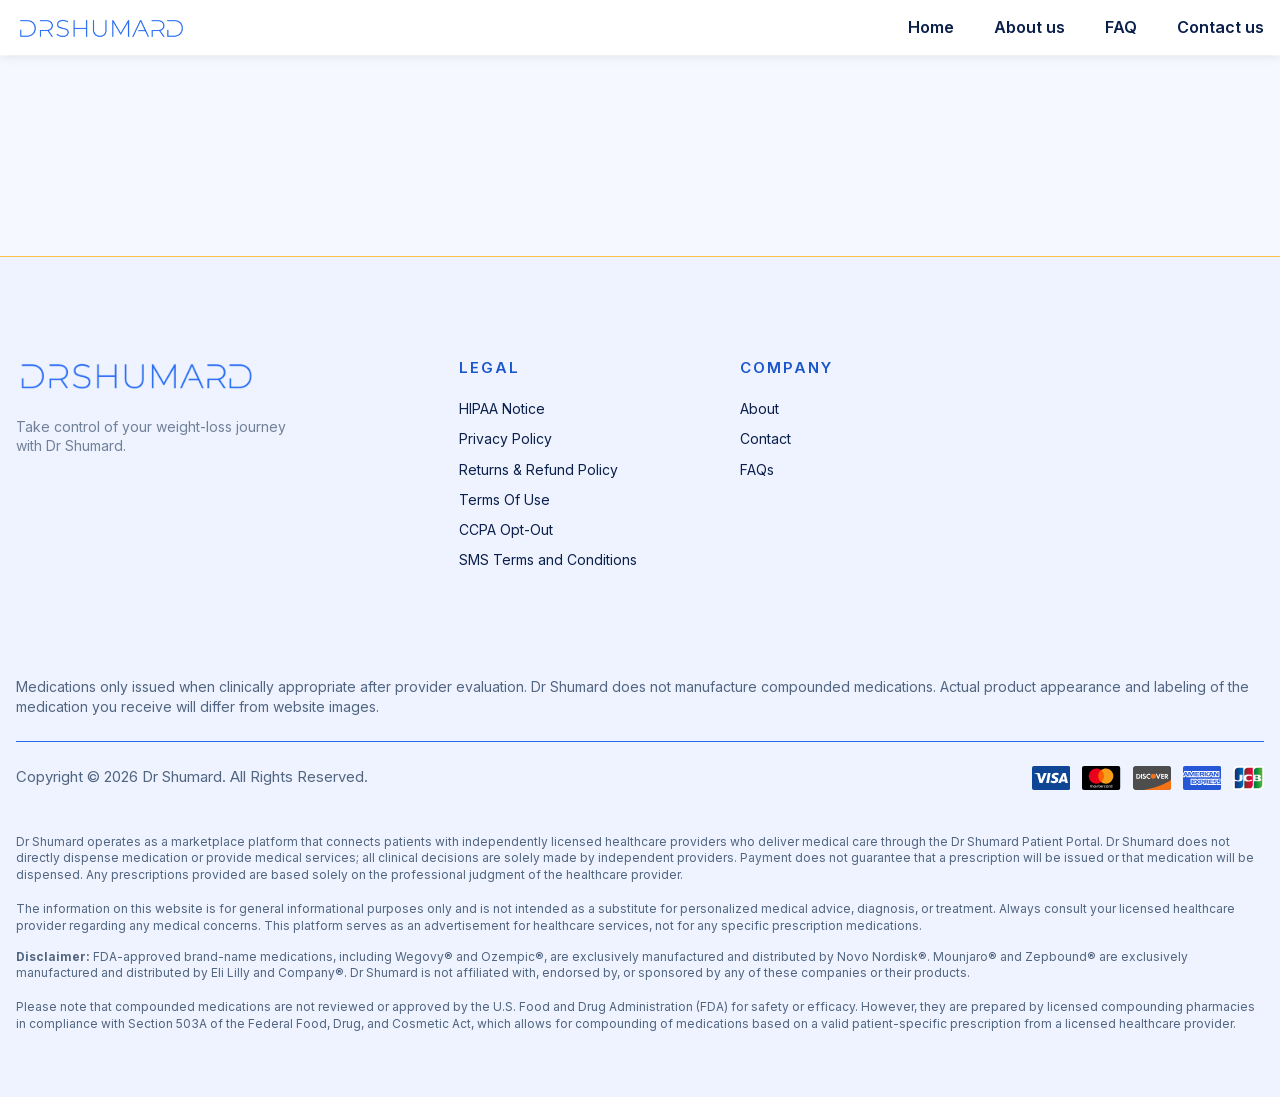
<file: weight-loss-intake/index.html>
<!DOCTYPE html>
<html lang="en">
<head>
  <meta charset="UTF-8">
  <meta name="viewport" content="width=device-width, initial-scale=1">
  <title>Weight Loss Intake – Dr Shumard</title>
  <link rel="canonical" href="https://drshumard.com/weight-loss-intake/">
  <link rel="icon" href="/assets/img/favicon.svg" type="image/svg+xml">
  <meta name="theme-color" content="#256AF4">
  <meta name="description" content="Start your online weight loss visit. Complete a confidential health questionnaire reviewed by a licensed provider to see if treatment is right for you.">
  <meta property="og:site_name" content="Dr Shumard">
  <meta property="og:type" content="website">
  <meta property="og:title" content="Weight Loss Intake – Dr Shumard">
  <meta property="og:description" content="Start your online weight loss visit. Complete a confidential health questionnaire reviewed by a licensed provider to see if treatment is right for you.">
  <meta property="og:url" content="https://drshumard.com/weight-loss-intake/">
  <meta property="og:image" content="https://drshumard.com/assets/img/dr-shumard.jpg">
  <meta property="og:image:width" content="960">
  <meta property="og:image:height" content="1000">
  <meta name="twitter:card" content="summary">
  <link rel="preload" href="/assets/fonts/inter-var.woff2" as="font" type="font/woff2" crossorigin>
  <link rel="stylesheet" href="/assets/css/style.css">
  <!-- WhiteLabelMD intake + tracking scripts, carried over from the original site -->
  <script>
function checkDebug(){if(!1===window.be_quiet)return!0;if(!1===window.checkDebugValue)return!1;if(window.checkDebugValue)return!0;return"1"===new URLSearchParams(window.location.search).get("elog")?window.checkDebugValue=!0:window.checkDebugValue=!1,window.checkDebugValue}
        function elog(e,c){c?console.log(e):checkDebug()&&console.log(e)}
        function tracking_start() { 
           var reset = new URLSearchParams(window.location.search).get("_track_reset");
           if(reset == "1") {
              forceTrackingCookie("");
           }
        
        }
function setTrackId(e) {
	elog("****SET efcid:" + e,window.trackDebug);
    window.trackingInfo.unid = e;
    wlmdSetCookie("efcid", e, 7);
    window.trackingInfo.codeset = 1;
    wlmdSetCookie("wlmd_tracking_unid", e, 7);
    elog("****Finished set efcid:" + e, window.trackDebug);
}
function useTrackId(e) {
	elog("****USE efcid:" + e);
    window.trackingInfo.unid = e;
    //wlmdSetCookie("efcid", e);
    window.trackingInfo.codeset = 1;
    //wlmdSetCookie("wlmd_tracking_unid", e, 7);
    elog("****Finished set efcid:" + e);
}

window.trackDebug = false;
  </script>
  <script src="/wp-content/uploads/common/wlmd-intake-default.js"></script>
  <script>
    /* set sku here, if chosen */
    window.page_presets = { "productRequested": "" };
    window.page_presets["caller_page"] = urlNoHash();
    function checkoutTrackingString() { return ""; }
  </script>
</head>
<body>
  <a class="skip-link" href="#main">Skip to main content</a>
  <a class="skip-link" href="#footer">Skip to footer</a>
  <header class="site-header">
    <div class="section site-header__bar">
      <div class="container site-header__inner">
        <a class="site-logo" href="/"><img src="/assets/img/logo.png" width="600" height="89" alt="Dr Shumard" fetchpriority="high"></a>
        <nav class="site-nav" aria-label="Menu">
          <ul class="site-nav__items" id="site-menu">
          <li><a href="/">Home</a></li>
          <li><a href="/about/">About us</a></li>
          <li><a href="/faq/">FAQ</a></li>
          <li><a href="/contact-us/">Contact us</a></li>
          <!-- <li><a class="btn header-btn" href="https://drshumard.practicebetter.io/#/signin" target="_blank" rel="noopener">Log in</a></li> -->
          </ul>
          <button class="site-nav__toggle" type="button" aria-expanded="false" aria-controls="site-menu" aria-label="Open menu"><span class="site-nav__bars"><span></span></span></button>
        </nav>
      </div>
    </div>
  </header>
  <main id="main">
    <section class="section intake-section">
      <div class="container intake-container">
        <div class="intake-code">
<!-- WLMD BEGIN wlmdInpageEmbed --><script>function showIntakeForm() { return showIntakeFormInline(); }
function myCloseActions() { elog("nothing to do for myCloseActions"); }</script>
    
    <!-- WLMD BEGIN wlmdIntakeEmbed -->
<div class="form" id="intake_placement">
       
     <script type="text/javascript">
     setVariable("steps",{"step1":"262044174221951","checkout":{"SEMA-0.5MG-30-D":"https:\/\/checkout.taylazhealth.com\/?id=2","SEMA-0.5MG-30-D-12M":"https:\/\/checkout.taylazhealth.com\/?id=41","SEMA-0.5MG-30-D-6M":"https:\/\/checkout.taylazhealth.com\/?id=35","SEMA-1.5MG-30-12B":"https:\/\/checkout.taylazhealth.com\/?id=43","SEMA-1.5MG-30-1B":"https:\/\/checkout.taylazhealth.com\/?id=4","SEMA-1.5MG-30-6B":"https:\/\/checkout.taylazhealth.com\/?id=37","SEMA-1MG-30-12B":"https:\/\/checkout.taylazhealth.com\/?id=42","SEMA-1MG-30-1B":"https:\/\/checkout.taylazhealth.com\/?id=3","SEMA-1MG-30-6B":"https:\/\/checkout.taylazhealth.com\/?id=36","SEMA-2.5MG-30-12B":"https:\/\/checkout.taylazhealth.com\/?id=45","SEMA-2.5MG-30-1B":"https:\/\/checkout.taylazhealth.com\/?id=6","SEMA-2.5MG-30-6B":"https:\/\/checkout.taylazhealth.com\/?id=39","SEMA-2MG-30-12B":"https:\/\/checkout.taylazhealth.com\/?id=44","SEMA-2MG-30-1B":"https:\/\/checkout.taylazhealth.com\/?id=5","SEMA-2MG-30-6B":"https:\/\/checkout.taylazhealth.com\/?id=38","Semaginj-CR1":"https:\/\/checkout.taylazhealth.com\/?id=1","Semaginj-CR1-12M":"https:\/\/checkout.taylazhealth.com\/?id=40","Semaginj-CR1-12M-126":"https:\/\/checkout.taylazhealth.com\/?id=49","Semaginj-CR1-13":"https:\/\/checkout.taylazhealth.com\/?id=46","Semaginj-CR1-6M":"https:\/\/checkout.taylazhealth.com\/?id=34","Semaginj-CR1-6M-65":"https:\/\/checkout.taylazhealth.com\/?id=48","SG-3MT-S2-A":"https:\/\/checkout.taylazhealth.com\/?id=18","SG-3MT-S3-A":"https:\/\/checkout.taylazhealth.com\/?id=19","SG-3MT-S4-A":"https:\/\/checkout.taylazhealth.com\/?id=20","SG-3MT-S5-A":"https:\/\/checkout.taylazhealth.com\/?id=21","SG-MAINT-S3-A":"https:\/\/checkout.taylazhealth.com\/?id=13","SG-MAINT-S3-A-34":"https:\/\/checkout.taylazhealth.com\/?id=47","SG-MAINT-S4-A":"https:\/\/checkout.taylazhealth.com\/?id=14","SG-MAINT-S5-A":"https:\/\/checkout.taylazhealth.com\/?id=15","SG-MAINT-S6-A":"https:\/\/checkout.taylazhealth.com\/?id=16","SG-STARTER-3M-A":"https:\/\/checkout.taylazhealth.com\/?id=17","TIRZ-10MG-30-12B":"https:\/\/checkout.taylazhealth.com\/?id=32","TIRZ-10MG-30-1B":"https:\/\/checkout.taylazhealth.com\/?id=10","TIRZ-10MG-30-6B":"https:\/\/checkout.taylazhealth.com\/?id=26","TIRZ-12.5MG-30-12B":"https:\/\/checkout.taylazhealth.com\/?id=33","TIRZ-12.5MG-30-1B":"https:\/\/checkout.taylazhealth.com\/?id=11","TIRZ-12.5MG-30-6B":"https:\/\/checkout.taylazhealth.com\/?id=27","TIRZ-15MG-30-1B":"https:\/\/checkout.taylazhealth.com\/?id=12","TIRZ-2.5MG-30-12B":"https:\/\/checkout.taylazhealth.com\/?id=28","TIRZ-2.5MG-30-12B-126":"https:\/\/checkout.taylazhealth.com\/?id=53","TIRZ-2.5MG-30-6B":"https:\/\/checkout.taylazhealth.com\/?id=22","TIRZ-2.5MG-30-6B-65":"https:\/\/checkout.taylazhealth.com\/?id=52","TIRZ-5MG-30-12B":"https:\/\/checkout.taylazhealth.com\/?id=30","TIRZ-5MG-30-1B":"https:\/\/checkout.taylazhealth.com\/?id=8","TIRZ-5MG-30-6B":"https:\/\/checkout.taylazhealth.com\/?id=24","TIRZ-7.5MG-30-12B":"https:\/\/checkout.taylazhealth.com\/?id=31","TIRZ-7.5MG-30-1B":"https:\/\/checkout.taylazhealth.com\/?id=9","TIRZ-7.5MG-30-6B":"https:\/\/checkout.taylazhealth.com\/?id=25","TIRZ-CR1":"https:\/\/checkout.taylazhealth.com\/?id=7","TIRZ-CR1-12M":"https:\/\/checkout.taylazhealth.com\/?id=29","TIRZ-CR1-13":"https:\/\/checkout.taylazhealth.com\/?id=50","TIRZ-CR1-6M":"https:\/\/checkout.taylazhealth.com\/?id=23","TZ-MAINT-S2-A":"https:\/\/checkout.taylazhealth.com\/?id=51","TZ-MAINT-T1-A":"https:\/\/checkout.taylazhealth.com\/?id=54","TZ-MAINT-T2-A":"https:\/\/checkout.taylazhealth.com\/?id=55","TZ-MAINT-T3-A":"https:\/\/checkout.taylazhealth.com\/?id=56","TZ-MAINT-T4-A":"https:\/\/checkout.taylazhealth.com\/?id=57","TZ-MAINT-T5-A":"https:\/\/checkout.taylazhealth.com\/?id=58","TZ-MAINT-T6-A":"https:\/\/checkout.taylazhealth.com\/?id=59","TZ-STARTER-3M-A":"https:\/\/checkout.taylazhealth.com\/?id=60"}});
     const steps = getVariable("steps");
     var urlParams = new URLSearchParams(window.location.search); //get all parameters
     var tuid = urlParams.get("step");
     if(!tuid) {
       tuid = "1";
     }
     window.jotform_id = steps["step" + tuid];
     
     
     
     window.mystage = "1";
     window.be_quiet = true;
     window.LOOP_ATTEMPTS = 0;
     window.client_ip = '';
     window.forced_uniqueId = '';
     window.directives = {"id":"1","is_default":"1","s3_bucket_name":"static-v1-taylazhealth","cloudfront_distribution_id":"E3UDE6EC6F2N7G","default_checkout_args":"uniqueId={uniqueId}&product={product}&cdata={cdata}&rpage={rpage}","intake_js_include":"\/wp-content\/uploads\/common\/wlmd-intake-default.js","header_html":"<style>#intake_placement iframe {\n  min-width: 100% !important;\n}\n#myModal-mdl {\nz-index: 9999999999999999 !important;\n}\n<\/style><style>#intake_placement iframe {min-width: 100% !important;}<\/style><style>#intake_placement iframe {background-color: white !important;}<\/style><script>function checkoutTrackingString() {\n        var ret = \"\";\n        \n        return ret; \n    }<\/script><!-- no wlmd_cfg_tracking_args: \"\" -->","flag_track_ga_questions":"0","flag_record_wlmd_leads":"0","order_processing_url":"\/order-processing\/","receipt_url":"\/order-receipt\/","ga_setup_accounts":null,"fb_setup_accounts":null,"tracking_args":"","inserted":"2026-07-22 14:31:49","updated":"2026-07-22 14:31:49","notes":"Version  initial setup.","directives_id":"1","version":"DEFAULT","categories":{"contact_us":"4","weight_loss":"2","weight_loss_checkin":"3","weight_loss_order_first":"1"},"intake_acct_type":"jotform","site_id":"412"};
        
     function addUrlWidWhenReady() {
         if(typeof window.addUrlWidKeys !== "function") {
            console.warn("WARNING: addUrlWidWhenReady addUrlWidKeys not a function (yet).");
            setTimeout(addUrlWidWhenReady,100);
         } else {
           addUrlWidKeys();
           // console.log("finished addUrlWidKeys");
         }
     }   
     function pageStarter() {
         if(typeof doPageFormOnload === "function") {
            // ok!
         } else {
             console.log("functions (doPageFormOnload) not loaded yet. one moment!");
             return setTimeout(pageStarter,100);
         } 
         addUrlWidWhenReady();
         if(window.jotform_id) {
             doPageFormOnload();
             updateJotform_when_ready();
             
         } else {
             window.jotformIsReady=true;
             elog("NOTE: no step1 jotform_id so nothing to updateJotform_when_ready, and skipped it."); 
             //alert("wait");
         }
     }
     function setIp() {
        fetch('https://api.whitelabelmd.com/answers/myip/lHJGqgqw34')
           .then(
               data => ( (window.client_ip=data.ip) || elog(data.ip))
           );
     }
     setIp();
     function hostedIntakeCtrlScript() {
       return window.location.origin + "/ctrl/";
     }
     pageStarter();     
    </script>
     <script id="jfef" type="text/javascript" src="https://forms.whitelabelmd.com/jsform/262044174221951?"></script>
  </div>
        <!-- BEGIN _postFormScript-->
<script>function addListenersWhenFuncExist() {
        if(typeof window.domLoadedModal === "function") {
            elog("add EventListeners",0);
            document.addEventListener("DOMContentLoaded",domLoadedModal);
            document.addEventListener("DOMContentLoaded",domLoadedIntake);
        } else {
            elog("wait for domLoadedModal",1);
            setTimeout(addListenersWhenFuncExist,100);
        }
    }
    function setupModalButtons() {
       var count =0;   
    if(document.getElementById("myBtn-mdl")) {
         document.getElementById("myBtn-mdl").onclick = function () {
             showIntakeForm();
             //document.getElementById("intake_form_area").style.display="block";
         }
         count++;
       }
       const BUTTONS = document.getElementsByClassName("mybtnmdl")
       // console.log(BUTTONS);
       for (let index = 0; index < BUTTONS.length; ++index) {
           BUTTONS[index].addEventListener("click",showIntakeForm);
            count++;
       }
       if(count == 0 ) {
           setTimeout(setupModalButtons, 200);
       }
    }
    window.addEventListener("load", (event) => {
        addListenersWhenFuncExist();
        setupModalButtons();
    });
    </script><!-- END _postFormScript-->

        <!-- WLMD - END wlmdIntakeEmbed -->
        
<!-- WLMD END wlmdInpageEmbed -->
        </div>
      </div>
    </section>
  </main>
  <footer class="site-footer" id="footer">
    <div class="section site-footer__top">
      <div class="container site-footer__grid">
        <div class="block site-footer__brand">
          <a class="site-footer__logo" href="/"><img src="/assets/img/logo.png" width="600" height="89" alt="Dr Shumard" loading="lazy"></a>
          <div class="site-footer__tagline">Take control of your weight-loss journey with Dr Shumard.</div>
        </div>
        <div class="site-footer__columns">
          <div class="block footer-column">
            <div class="footer-column--title">Legal</div>
            <ul class="footer-column--menu">
              <li><a href="/hipaa/">HIPAA Notice</a></li>
              <li><a href="/privacy/">Privacy Policy</a></li>
              <li><a href="/returns-refund-policy/">Returns &amp; Refund Policy</a></li>
              <li><a href="/terms/">Terms Of Use</a></li>
              <li><a href="/ccpa/">CCPA Opt-Out</a></li>
              <li><a href="/sms-terms-and-conditions/">SMS Terms and Conditions</a></li>
            </ul>
          </div>
          <div class="block footer-column">
            <div class="footer-column--title">Company</div>
            <ul class="footer-column--menu footer-column--company">
              <li><a href="/about/">About</a></li>
              <li><a href="/contact-us/">Contact</a></li>
              <li><a href="/faq/">FAQs</a></li>
            </ul>
          </div>
        </div>
      </div>
    </div>
    <div class="section site-footer__bottom">
      <div class="container">
        <div class="site-footer__notice">Medications only issued when clinically appropriate after provider evaluation. Dr Shumard does not manufacture compounded medications. Actual product appearance and labeling of the medication you receive will differ from website images.</div>
        <hr class="site-footer__divider">
        <div class="block site-footer__row">
          <div class="site-footer__copyright">Copyright © 2026 Dr Shumard. All Rights Reserved.</div>
          <div class="site-footer__payments">
          <svg class="footer-pay-icon" role="img" aria-label="Visa" xmlns="http://www.w3.org/2000/svg" width="750" height="471" viewBox="0 0 750 471"><defs></defs><g stroke="none" stroke-width="1" fill="none" fill-rule="evenodd"><g fill-rule="nonzero"><rect fill="#0E4595" x="0" y="0" width="750" height="471" rx="40"></rect><polygon fill="#FFFFFF" points="278.1975 334.2275 311.5585 138.4655 364.9175 138.4655 331.5335 334.2275"></polygon><path d="M524.3075,142.6875 C513.7355,138.7215 497.1715,134.4655 476.4845,134.4655 C423.7605,134.4655 386.6205,161.0165 386.3045,199.0695 C386.0075,227.1985 412.8185,242.8905 433.0585,252.2545 C453.8275,261.8495 460.8105,267.9695 460.7115,276.5375 C460.5795,289.6595 444.1255,295.6545 428.7885,295.6545 C407.4315,295.6545 396.0855,292.6875 378.5625,285.3785 L371.6865,282.2665 L364.1975,326.0905 C376.6605,331.5545 399.7065,336.2895 423.6355,336.5345 C479.7245,336.5345 516.1365,310.2875 516.5505,269.6525 C516.7515,247.3835 502.5355,230.4355 471.7515,216.4645 C453.1005,207.4085 441.6785,201.3655 441.7995,192.1955 C441.7995,184.0585 451.4675,175.3575 472.3565,175.3575 C489.8055,175.0865 502.4445,178.8915 512.2925,182.8575 L517.0745,185.1165 L524.3075,142.6875" fill="#FFFFFF"></path><path d="M661.6145,138.4655 L620.3835,138.4655 C607.6105,138.4655 598.0525,141.9515 592.4425,154.6995 L513.1975,334.1025 L569.2285,334.1025 C569.2285,334.1025 578.3905,309.9805 580.4625,304.6845 C586.5855,304.6845 641.0165,304.7685 648.7985,304.7685 C650.3945,311.6215 655.2905,334.1025 655.2905,334.1025 L704.8025,334.1025 L661.6145,138.4655 Z M596.1975,264.8725 C600.6105,253.5935 617.4565,210.1495 617.4565,210.1495 C617.1415,210.6705 621.8365,198.8155 624.5315,191.4655 L628.1385,208.3435 C628.1385,208.3435 638.3555,255.0725 640.4905,264.8715 L596.1975,264.8715 L596.1975,264.8725 Z" fill="#FFFFFF"></path><path d="M 45.878906 138.46484 L 45.197266 142.53906 C 66.288263 147.64458 85.126465 155.03257 101.61914 164.22461 L 148.96484 333.91602 L 205.41992 333.84961 L 289.42383 138.46484 L 232.90234 138.46484 L 180.66211 271.96094 L 175.0957 244.83203 C 174.83824 244.00408 174.55942 243.17304 174.27344 242.3418 L 156.10742 154.99219 C 152.87742 142.59619 143.50892 138.89684 131.91992 138.46484 L 45.878906 138.46484 z " style="fill:#ffffff;fill-opacity:1"></path></g></g></svg>
          <svg class="footer-pay-icon" role="img" aria-label="Mastercard" xmlns="http://www.w3.org/2000/svg" width="750" height="471" viewBox="0 0 750 471"><defs></defs><g stroke="none" stroke-width="1" fill="none" fill-rule="evenodd"><g fill-rule="nonzero"><rect fill="#000000" x="0" y="0" width="750" height="471" rx="40"></rect><g transform="translate(133.000000, 48.000000)"><path d="M88.13,373.67 L88.13,348.82 C88.13,339.29 82.33,333.08 72.81,333.08 C67.81,333.08 62.46,334.74 58.73,340.08 C55.83,335.52 51.73,333.08 45.48,333.08 C40.7599149,332.876008 36.2525337,335.054575 33.48,338.88 L33.48,333.88 L25.61,333.88 L25.61,373.64 L33.48,373.64 L33.48,350.89 C33.48,343.89 37.62,340.54 43.42,340.54 C49.22,340.54 52.53,344.27 52.53,350.89 L52.53,373.67 L60.4,373.67 L60.4,350.89 C60.4,343.89 64.54,340.54 70.34,340.54 C76.14,340.54 79.45,344.27 79.45,350.89 L79.45,373.67 L88.13,373.67 Z M217.35,334.32 L202.85,334.32 L202.85,322.32 L195,322.32 L195,334.32 L186.72,334.32 L186.72,341.32 L195,341.32 L195,360 C195,369.11 198.31,374.5 208.25,374.5 C212.015784,374.421483 215.705651,373.426077 219,371.6 L216.51,364.6 C214.275685,365.996557 211.684475,366.715565 209.05,366.67 C204.91,366.67 202.84,364.18 202.84,360.04 L202.84,341 L217.34,341 L217.34,334.37 L217.35,334.32 Z M291.07,333.08 C286.709355,332.982846 282.618836,335.185726 280.3,338.88 L280.3,333.88 L272.43,333.88 L272.43,373.64 L280.3,373.64 L280.3,351.31 C280.3,344.68 283.61,340.54 289,340.54 C290.818809,340.613783 292.62352,340.892205 294.38,341.37 L296.87,333.91 C294.971013,333.43126 293.02704,333.153071 291.07,333.08 Z M179.66,337.22 C175.52,334.32 169.72,333.08 163.51,333.08 C153.57,333.08 147.36,337.64 147.36,345.51 C147.36,352.14 151.92,355.86 160.61,357.11 L164.75,357.52 C169.31,358.35 172.21,360.01 172.21,362.08 C172.21,364.98 168.9,367.08 162.68,367.08 C157.930627,367.177716 153.278889,365.724267 149.43,362.94 L145.29,369.15 C151.09,373.29 158.13,374.15 162.29,374.15 C173.89,374.15 180.1,368.77 180.1,361.31 C180.1,354.31 175.1,350.96 166.43,349.71 L162.29,349.3 C158.56,348.89 155.29,347.64 155.29,345.16 C155.29,342.26 158.6,340.16 163.16,340.16 C168.16,340.16 173.1,342.23 175.59,343.47 L179.66,337.22 Z M299.77,353.79 C299.77,365.79 307.64,374.5 320.48,374.5 C326.28,374.5 330.42,373.26 334.56,369.94 L330.42,363.73 C327.488758,366.10388 323.841703,367.41823 320.07,367.46 C313.07,367.46 307.64,362.08 307.64,354.21 C307.64,346.34 313,341 320.07,341 C323.841703,341.04177 327.488758,342.35612 330.42,344.73 L334.56,338.52 C330.42,335.21 326.28,333.96 320.48,333.96 C308.05,333.13 299.77,341.83 299.77,353.84 L299.77,353.79 Z M244.27,333.08 C232.67,333.08 224.8,341.36 224.8,353.79 C224.8,366.22 233.08,374.5 245.09,374.5 C250.932775,374.623408 256.638486,372.722682 261.24,369.12 L257.1,363.32 C253.772132,365.898743 249.708598,367.349004 245.5,367.46 C240.12,367.46 234.32,364.15 233.5,357.11 L262.91,357.11 L262.91,353.8 C262.91,341.37 255.45,333.09 244.27,333.09 L244.27,333.08 Z M243.86,340.54 C249.66,340.54 253.8,344.27 254.21,350.48 L232.68,350.48 C233.92,344.68 237.68,340.54 243.86,340.54 Z M136.59,353.79 L136.59,333.91 L128.72,333.91 L128.72,338.91 C125.82,335.18 121.72,333.11 115.88,333.11 C104.7,333.11 96.41,341.81 96.41,353.82 C96.41,365.83 104.69,374.53 115.88,374.53 C121.68,374.53 125.82,372.46 128.72,368.73 L128.72,373.73 L136.59,373.73 L136.59,353.79 Z M104.7,353.79 C104.7,346.33 109.26,340.54 117.13,340.54 C124.59,340.54 129.13,346.34 129.13,353.79 C129.13,361.66 124.13,367.04 117.13,367.04 C109.26,367.45 104.7,361.24 104.7,353.79 Z M410.78,333.08 C406.419355,332.982846 402.328836,335.185726 400.01,338.88 L400.01,333.88 L392.14,333.88 L392.14,373.64 L400,373.64 L400,351.31 C400,344.68 403.31,340.54 408.7,340.54 C410.518809,340.613783 412.32352,340.892205 414.08,341.37 L416.57,333.91 C414.671013,333.43126 412.72704,333.153071 410.77,333.08 L410.78,333.08 Z M380.13,353.79 L380.13,333.91 L372.26,333.91 L372.26,338.91 C369.36,335.18 365.26,333.11 359.42,333.11 C348.24,333.11 339.95,341.81 339.95,353.82 C339.95,365.83 348.23,374.53 359.42,374.53 C365.22,374.53 369.36,372.46 372.26,368.73 L372.26,373.73 L380.13,373.73 L380.13,353.79 Z M348.24,353.79 C348.24,346.33 352.8,340.54 360.67,340.54 C368.13,340.54 372.67,346.34 372.67,353.79 C372.67,361.66 367.67,367.04 360.67,367.04 C352.8,367.45 348.24,361.24 348.24,353.79 Z M460.07,353.79 L460.07,318.17 L452.2,318.17 L452.2,338.88 C449.3,335.15 445.2,333.08 439.36,333.08 C428.18,333.08 419.89,341.78 419.89,353.79 C419.89,365.8 428.17,374.5 439.36,374.5 C445.16,374.5 449.3,372.43 452.2,368.7 L452.2,373.7 L460.07,373.7 L460.07,353.79 Z M428.18,353.79 C428.18,346.33 432.74,340.54 440.61,340.54 C448.07,340.54 452.61,346.34 452.61,353.79 C452.61,361.66 447.61,367.04 440.61,367.04 C432.73,367.46 428.17,361.25 428.17,353.79 L428.18,353.79 Z" fill="#FFFFFF"></path><g><rect fill="#FF5F00" x="170.55" y="32.39" width="143.72" height="234.42"></rect><path d="M185.05,149.6 C185.05997,103.912554 205.96046,60.7376085 241.79,32.39 C180.662018,-15.6713968 92.8620037,-8.68523415 40.103462,48.4380037 C-12.6550796,105.561241 -12.6550796,193.638759 40.103462,250.761996 C92.8620037,307.885234 180.662018,314.871397 241.79,266.81 C205.96046,238.462391 185.05997,195.287446 185.05,149.6 Z" fill="#EB001B"></path><path d="M483.26,149.6 C483.30134,206.646679 450.756789,258.706022 399.455617,283.656273 C348.154445,308.606523 287.109181,302.064451 242.26,266.81 C278.098424,238.46936 299.001593,195.290092 299.001593,149.6 C299.001593,103.909908 278.098424,60.7306402 242.26,32.39 C287.109181,-2.86445052 348.154445,-9.40652324 399.455617,15.5437274 C450.756789,40.493978 483.30134,92.5533211 483.26,149.6 Z" fill="#F79E1B"></path></g></g></g></g></svg>
          <svg class="footer-pay-icon" role="img" aria-label="Discover" xmlns="http://www.w3.org/2000/svg" width="750" height="471" viewBox="0 0 750 471"><defs></defs><g stroke="none" stroke-width="1" fill="none" fill-rule="evenodd"><g fill-rule="nonzero"><path d="M52.8771038,0 C23.6793894,0 -4.55476115e-15,23.1545612 0,51.7102589 L0,419.289737 C0,447.850829 23.671801,471 52.8771038,471 L697.122894,471 C726.320615,471 750,447.845433 750,419.289737 L750,252.475404 L750,51.7102589 C750,23.1491677 726.328202,-4.4533018e-15 697.122894,0 L52.8771038,0 Z" fill="#4D4D4D"></path><path d="M314.569558,152.198414 C323.06625,152.198414 330.192577,153.9309 338.865308,158.110254 L338.865308,180.197198 C330.650269,172.563549 323.523875,169.368926 314.100058,169.368926 C295.577115,169.368926 281.009615,183.944539 281.009615,202.424438 C281.009615,221.911997 295.126279,235.620254 315.018404,235.620254 C323.972798,235.620254 330.967135,232.591128 338.865308,225.080186 L338.865308,247.178497 C329.883538,251.197965 322.604577,252.785079 314.100058,252.785079 C284.025202,252.785079 260.655798,230.849701 260.655798,202.560947 C260.655798,174.577103 284.647269,152.198414 314.569558,152.198414 Z M221.191404,152.807038 C232.293048,152.807038 242.451462,156.418802 250.944635,163.479831 L240.609981,176.340655 C235.465019,170.859895 230.599394,168.547945 224.682615,168.547945 C216.169885,168.547936 209.970327,173.154235 209.970327,179.215049 C209.970327,184.413218 213.450798,187.164422 225.302356,191.332621 C247.768529,199.141028 254.426462,206.064868 254.426462,221.354473 C254.426462,239.986821 240.026981,252.955721 219.503077,252.955721 C204.47426,252.955721 193.548154,247.330452 184.44824,234.636213 L197.205529,222.956624 C201.754702,231.315341 209.342452,235.792799 218.763144,235.792799 C227.573971,235.792799 234.097058,230.014421 234.097058,222.217168 C234.097058,218.175392 232.121269,214.709536 228.175702,212.259183 C226.189231,211.099073 222.254519,209.369382 214.522615,206.777734 C195.973058,200.43062 189.609,193.646221 189.609,180.386799 C189.609,164.636126 203.275981,152.807038 221.191404,152.807038 Z M446.886269,154.485036 L468.460788,154.485036 L495.464615,219.130417 L522.815885,154.485036 L544.22701,154.485036 L500.482644,253.198414 L489.855019,253.198414 L446.886269,154.485036 Z M64.8212135,154.632923 L93.811974,154.632923 C125.842394,154.632923 148.170827,174.418596 148.170827,202.822609 C148.170827,216.985567 141.340038,230.679389 129.788913,239.766893 C120.068962,247.437722 108.994192,250.877669 93.6598558,250.877669 L64.8212135,250.877669 L64.8212135,154.632923 Z M157.25849,154.632923 L177.009462,154.632923 L177.009462,250.877669 L157.25849,250.877669 L157.25849,154.632923 Z M553.156923,154.632923 L609.168423,154.632923 L609.168423,170.940741 L572.892875,170.940741 L572.892875,192.303392 L607.831279,192.303392 L607.831279,208.603619 L572.892875,208.603619 L572.892875,234.583122 L609.168423,234.583122 L609.168423,250.877669 L553.156923,250.877669 L553.156923,154.632923 Z M622.250596,154.632923 L651.534327,154.632923 C674.313452,154.632923 687.366663,165.030007 687.366663,183.048838 C687.366663,197.784414 679.179923,207.454847 664.302885,210.332805 L696.176385,250.877669 L671.888144,250.877669 L644.551904,212.213673 L641.977163,212.213673 L641.977163,250.877669 L622.250596,250.877669 L622.250596,154.632923 Z M641.977163,169.791736 L641.977163,198.939525 L647.748269,198.939525 C660.360308,198.939525 667.044769,193.734406 667.044769,184.05942 C667.044769,174.693052 660.359106,169.791736 648.060019,169.791736 L641.977163,169.791736 Z M84.5571663,170.940741 L84.5571663,234.583122 L89.8568962,234.583122 C102.619538,234.583122 110.679663,232.259105 116.885144,226.934514 C123.71575,221.152572 127.824519,211.920423 127.824519,202.684197 C127.824519,193.462833 123.71575,184.505917 116.885144,178.723975 C110.361615,173.113074 102.619538,170.940741 89.8568962,170.940741 L84.5571663,170.940741 Z" fill="#FFFFFF"></path><path d="M399.164288,151.559424 C428.914452,151.559424 453.031096,173.727429 453.031096,201.112187 L453.031096,201.143399 C453.031096,228.528147 428.914452,250.727374 399.164288,250.727374 C369.414125,250.727374 345.297481,228.528147 345.297481,201.143399 L345.297481,201.112187 C345.297481,173.727429 369.414125,151.559424 399.164288,151.559424 Z M749.982612,271.093939 C724.934651,288.327133 537.408564,411.490963 212.719237,470.985071 L697.105507,470.985071 C726.303228,470.985071 749.982612,447.830504 749.982612,419.274807 L749.982612,271.093939 Z" fill="#F47216"></path></g></g></svg>
          <svg class="footer-pay-icon" role="img" aria-label="American Express" xmlns="http://www.w3.org/2000/svg" width="750" height="471" viewBox="0 0 750 471"><defs></defs><g stroke="none" stroke-width="1" fill="none" fill-rule="evenodd"><g fill-rule="nonzero"><rect fill="#2557D6" x="0" y="0" width="750" height="471" rx="40"></rect><path d="M0.002688,221.18508 L36.026849,221.18508 L44.149579,201.67506 L62.334596,201.67506 L70.436042,221.18508 L141.31637,221.18508 L141.31637,206.26909 L147.64322,221.24866 L184.43894,221.24866 L190.76579,206.04654 L190.76579,221.18508 L366.91701,221.18508 L366.83451,189.15941 L370.2427,189.15941 C372.62924,189.24161 373.3263,189.46144 373.3263,193.38516 L373.3263,221.18508 L464.43232,221.18508 L464.43232,213.72973 C471.78082,217.6508 483.21064,221.18508 498.25086,221.18508 L536.57908,221.18508 L544.78163,201.67506 L562.96664,201.67506 L570.98828,221.18508 L644.84844,221.18508 L644.84844,202.65269 L656.0335,221.18508 L715.22061,221.18508 L715.22061,98.67789 L656.64543,98.67789 L656.64543,113.14614 L648.44288,98.67789 L588.33787,98.67789 L588.33787,113.14614 L580.80579,98.67789 L499.61839,98.67789 C486.02818,98.67789 474.08221,100.5669 464.43232,105.83121 L464.43232,98.67789 L408.40596,98.67789 L408.40596,105.83121 C402.26536,100.40529 393.89786,98.67789 384.59383,98.67789 L179.90796,98.67789 L166.17407,130.3194 L152.07037,98.67789 L87.59937,98.67789 L87.59937,113.14614 L80.516924,98.67789 L25.533518,98.67789 L-2.99999999e-06,156.92445 L-2.99999999e-06,221.18508 L0.002597,221.18508 L0.002688,221.18508 Z M227.39957,203.51436 L205.78472,203.51436 L205.70492,134.72064 L175.13228,203.51436 L156.62,203.51436 L125.96754,134.6597 L125.96754,203.51436 L83.084427,203.51436 L74.982981,183.92222 L31.083524,183.92222 L22.8996,203.51436 L4.7e-05,203.51436 L37.756241,115.67692 L69.08183,115.67692 L104.94103,198.84086 L104.94103,115.67692 L139.35289,115.67692 L166.94569,175.26406 L192.29297,115.67692 L227.39657,115.67692 L227.39657,203.51436 L227.39957,203.51436 Z M67.777214,165.69287 L53.346265,130.67606 L38.997794,165.69287 L67.777214,165.69287 Z M313.41947,203.51436 L242.98611,203.51436 L242.98611,115.67692 L313.41947,115.67692 L313.41947,133.96821 L264.07116,133.96821 L264.07116,149.8009 L312.23551,149.8009 L312.23551,167.80606 L264.07116,167.80606 L264.07116,185.34759 L313.41947,185.34759 L313.41947,203.51436 Z M412.67528,139.33321 C412.67528,153.33782 403.28877,160.57326 397.81863,162.74575 C402.43206,164.49434 406.37237,167.58351 408.24808,170.14281 C411.22525,174.51164 411.73875,178.41416 411.73875,186.25897 L411.73875,203.51436 L390.47278,203.51436 L390.39298,192.43732 C390.39298,187.1518 390.90115,179.55074 387.0646,175.32499 C383.98366,172.23581 379.28774,171.56552 371.69714,171.56552 L349.06363,171.56552 L349.06363,203.51436 L327.98125,203.51436 L327.98125,115.67692 L376.47552,115.67692 C387.25084,115.67692 395.18999,115.9604 402.00639,119.88413 C408.67644,123.80786 412.67529,129.53581 412.67529,139.33321 L412.67528,139.33321 Z M386.02277,152.37632 C383.1254,154.12756 379.69859,154.18584 375.59333,154.18584 L349.97998,154.18584 L349.97998,134.67583 L375.94186,134.67583 C379.61611,134.67583 383.44999,134.8401 385.94029,136.26016 C388.67536,137.53981 390.36749,140.26337 390.36749,144.02548 C390.36749,147.86443 388.75784,150.95361 386.02277,152.37632 Z M446.48908,203.51436 L424.97569,203.51436 L424.97569,115.67692 L446.48908,115.67692 L446.48908,203.51436 Z M696.22856,203.51436 L666.35032,203.51436 L626.38585,137.58727 L626.38585,203.51436 L583.44687,203.51436 L575.24166,183.92222 L531.44331,183.92222 L523.48287,203.51436 L498.81137,203.51436 C488.56284,203.51436 475.58722,201.25709 468.23872,193.79909 C460.82903,186.3411 456.97386,176.23903 456.97386,160.26593 C456.97386,147.23895 459.27791,135.33 468.33983,125.91941 C475.15621,118.90916 485.83044,115.67692 500.35982,115.67692 L520.77174,115.67692 L520.77174,134.49809 L500.78818,134.49809 C493.0938,134.49809 488.74909,135.63733 484.564,139.70147 C480.96957,143.4 478.50322,150.39171 478.50322,159.59829 C478.50322,169.00887 480.38158,175.79393 484.30061,180.22633 C487.5465,183.70232 493.445,184.75677 498.99495,184.75677 L508.46393,184.75677 L538.17987,115.67957 L569.77152,115.67957 L605.46843,198.76138 L605.46843,115.67957 L637.5709,115.67957 L674.6327,176.85368 L674.6327,115.67957 L696.22856,115.67957 L696.22856,203.51436 Z M568.07051,165.69287 L553.47993,130.67606 L538.96916,165.69287 L568.07051,165.69287 Z" fill="#FFFFFF"></path><path d="M749.95644,343.76716 C744.83485,351.22516 734.85504,355.00582 721.34464,355.00582 L680.62723,355.00582 L680.62723,336.1661 L721.17969,336.1661 C725.20248,336.1661 728.01736,335.63887 729.71215,333.99096 C731.18079,332.63183 732.2051,330.65804 732.2051,328.26036 C732.2051,325.70107 731.18079,323.66899 729.62967,322.45028 C728.09984,321.10969 725.87294,320.50033 722.20135,320.50033 C702.40402,319.83005 677.70592,321.10969 677.70592,293.30714 C677.70592,280.56363 685.83131,267.14983 707.95664,267.14983 L749.95379,267.14983 L749.95644,249.66925 L710.93382,249.66925 C699.15812,249.66925 690.60438,252.47759 684.54626,256.84375 L684.54626,249.66925 L626.83044,249.66925 C617.60091,249.66925 606.76706,251.94771 601.64279,256.84375 L601.64279,249.66925 L498.57751,249.66925 L498.57751,256.84375 C490.37496,250.95154 476.53466,249.66925 470.14663,249.66925 L402.16366,249.66925 L402.16366,256.84375 C395.67452,250.58593 381.24357,249.66925 372.44772,249.66925 L296.3633,249.66925 L278.95252,268.43213 L262.64586,249.66925 L148.99149,249.66925 L148.99149,372.26121 L260.50676,372.26121 L278.447,353.20159 L295.34697,372.26121 L364.08554,372.32211 L364.08554,343.48364 L370.84339,343.48364 C379.96384,343.62405 390.72054,343.25845 400.21079,339.17311 L400.21079,372.25852 L456.90762,372.25852 L456.90762,340.30704 L459.64268,340.30704 C463.13336,340.30704 463.47657,340.45011 463.47657,343.92344 L463.47657,372.25587 L635.71144,372.25587 C646.64639,372.25587 658.07621,369.46873 664.40571,364.41107 L664.40571,372.25587 L719.03792,372.25587 C730.40656,372.25587 741.50913,370.66889 749.95644,366.60475 L749.95644,343.76712 L749.95644,343.76716 Z M408.45301,296.61266 C408.45301,321.01872 390.16689,326.05784 371.7371,326.05784 L345.42935,326.05784 L345.42935,355.52685 L304.44855,355.52685 L278.48667,326.44199 L251.5058,355.52685 L167.9904,355.52685 L167.9904,267.66822 L252.79086,267.66822 L278.73144,296.46694 L305.55002,267.66822 L372.92106,267.66822 C389.6534,267.66822 408.45301,272.28078 408.45301,296.61266 Z M240.82781,337.04655 L188.9892,337.04655 L188.9892,319.56596 L235.27785,319.56596 L235.27785,301.64028 L188.9892,301.64028 L188.9892,285.66718 L241.84947,285.66718 L264.91132,311.27077 L240.82781,337.04655 Z M324.3545,347.10668 L291.9833,311.3189 L324.3545,276.6677 L324.3545,347.10668 Z M372.2272,308.04117 L344.98027,308.04117 L344.98027,285.66718 L372.47197,285.66718 C380.08388,285.66718 385.36777,288.75636 385.36777,296.43956 C385.36777,304.03796 380.32865,308.04117 372.2272,308.04117 Z M514.97053,267.66815 L585.34004,267.66815 L585.34004,285.83764 L535.96778,285.83764 L535.96778,301.81074 L584.1348,301.81074 L584.1348,319.73642 L535.96778,319.73642 L535.96778,337.21701 L585.34004,337.29641 L585.34004,355.52678 L514.97053,355.52678 L514.97053,267.66815 Z M487.91724,314.6973 C492.61049,316.42205 496.44703,319.51387 498.24559,322.07317 C501.22276,326.36251 501.65378,330.36571 501.73891,338.10985 L501.73891,355.52685 L480.5714,355.52685 L480.5714,344.53458 C480.5714,339.24908 481.08223,331.42282 477.1632,327.33748 C474.08226,324.19002 469.38635,323.4376 461.69463,323.4376 L439.16223,323.4376 L439.16223,355.52685 L417.97609,355.52685 L417.97609,267.66822 L466.65393,267.66822 C477.32816,267.66822 485.10236,268.13716 492.02251,271.81449 C498.6766,275.8177 502.86168,281.30191 502.86168,291.3245 C502.85868,305.34765 493.46719,312.50362 487.91724,314.6973 Z M475.99899,303.59022 C473.17879,305.25668 469.69077,305.39975 465.58817,305.39975 L439.97483,305.39975 L439.97483,285.66718 L465.9367,285.66718 C469.69077,285.66718 473.4475,285.74658 475.99899,287.25416 C478.7314,288.67687 480.36499,291.39779 480.36499,295.15725 C480.36499,298.91672 478.7314,301.94496 475.99899,303.59022 Z M666.33539,309.1866 C670.44067,313.41766 672.64095,318.7588 672.64095,327.80112 C672.64095,346.70178 660.78278,355.5242 639.51948,355.5242 L598.45353,355.5242 L598.45353,336.68449 L639.35453,336.68449 C643.35337,336.68449 646.18954,336.15726 647.9668,334.50934 C649.41681,333.15021 650.45709,331.17643 650.45709,328.77875 C650.45709,326.21944 649.33167,324.18738 647.88433,322.96866 C646.27201,321.62807 644.04778,321.01872 640.37619,321.01872 C620.65868,320.34843 595.9659,321.62807 595.9659,293.82551 C595.9659,281.08201 604.00615,267.66822 626.11019,267.66822 L668.37872,267.66822 L668.37872,286.36752 L629.70196,286.36752 C625.86809,286.36752 623.37512,286.51059 621.25464,287.9545 C618.94527,289.37721 618.08856,291.48876 618.08856,294.2759 C618.08856,297.59028 620.04941,299.8449 622.702,300.81987 C624.92624,301.59084 627.31543,301.81603 630.9072,301.81603 L642.25722,302.12071 C653.703,302.39889 661.55967,304.37003 666.33539,309.1866 Z M750,285.66718 L711.57335,285.66718 C707.7368,285.66718 705.18797,285.81025 703.04088,287.25416 C700.81665,288.67687 699.95995,290.78843 699.95995,293.57558 C699.95995,296.88994 701.83831,299.14456 704.57071,300.11953 C706.79495,300.8905 709.18415,301.1157 712.6961,301.1157 L724.12327,301.42038 C735.65419,301.70387 743.35123,303.67765 748.04448,308.49157 C748.89852,309.16186 749.41202,309.91428 750,310.6667 L750,285.66718 Z" fill="#FFFFFF"></path></g></g></svg>
          <svg class="footer-pay-icon" role="img" aria-label="JCB" xmlns="http://www.w3.org/2000/svg" height="231.511" width="300" viewBox="0 0 300.00001 231.511" y="0px" x="0px"><defs></defs><style type="text/css"> .st0{fill:#FFFFFF;} .st1{fill:url(#SVGID_1_);} .st2{fill:url(#SVGID_2_);} .st3{fill:url(#SVGID_3_);} .st4{fill:url(#SVGID_4_);} .st5{fill:url(#SVGID_5_);} </style><g transform="translate(-9.4000001,96.810998)"><g transform="matrix(1.8215159,0,0,1.8215159,-8.5437653,-109.83667)"><path style="fill:#ffffff" d="m 174,108.3 c 0,14 -11.4,25.4 -25.4,25.4 l -138.2,0 0,-100.6 c 0,-14 11.4,-25.4 25.4,-25.4 l 138.2,0 0,100.6 z" class="st0"></path><g><lineargradient gradienttransform="matrix(1.125,0,0,1.125,-11.9755,-13.8615)" y2="81.398598" x2="157.3299" y1="81.398598" x1="117.3856" gradientunits="userSpaceOnUse" id="SVGID_1_"><stop style="stop-color:#007940" offset="0"></stop><stop style="stop-color:#00873F" offset="0.2285"></stop><stop style="stop-color:#40A737" offset="0.7433"></stop><stop style="stop-color:#5CB531" offset="1"></stop></lineargradient><path style="fill:url(#SVGID_1_)" d="m 129,82.5 10.5,0 c 0.3,0 1,-0.1 1.3,-0.1 2,-0.4 3.7,-2.2 3.7,-4.7 0,-2.4 -1.7,-4.2 -3.7,-4.7 -0.3,-0.1 -0.9,-0.1 -1.3,-0.1 l -10.5,0 0,9.6 z" class="st1"></path><lineargradient gradienttransform="matrix(1.125,0,0,1.125,-11.9755,-13.8615)" y2="75.171402" x2="157.3318" y1="75.171402" x1="117.3844" gradientunits="userSpaceOnUse" id="SVGID_2_"><stop style="stop-color:#007940" offset="0"></stop><stop style="stop-color:#00873F" offset="0.2285"></stop><stop style="stop-color:#40A737" offset="0.7433"></stop><stop style="stop-color:#5CB531" offset="1"></stop></lineargradient><path style="fill:url(#SVGID_2_)" d="m 138.3,16.2 c -10,0 -18.2,8.1 -18.2,18.2 l 0,18.9 25.7,0 c 0.6,0 1.3,0 1.8,0.1 5.8,0.3 10.1,3.3 10.1,8.5 0,4.1 -2.9,7.6 -8.3,8.3 l 0,0.2 c 5.9,0.4 10.4,3.7 10.4,8.8 0,5.5 -5,9.1 -11.6,9.1 l -28.2,0 0,37 26.7,0 c 10,0 18.2,-8.1 18.2,-18.2 l 0,-90.9 -26.6,0 z" class="st2"></path><lineargradient gradienttransform="matrix(1.125,0,0,1.125,-11.9755,-13.8615)" y2="68.399101" x2="157.33051" y1="68.399101" x1="117.3846" gradientunits="userSpaceOnUse" id="SVGID_3_"><stop style="stop-color:#007940" offset="0"></stop><stop style="stop-color:#00873F" offset="0.2285"></stop><stop style="stop-color:#40A737" offset="0.7433"></stop><stop style="stop-color:#5CB531" offset="1"></stop></lineargradient><path style="fill:url(#SVGID_3_)" d="m 143.2,63.1 c 0,-2.4 -1.7,-4 -3.7,-4.3 -0.2,0 -0.7,-0.1 -1,-0.1 l -9.5,0 0,8.8 9.5,0 c 0.3,0 0.9,0 1,-0.1 2,-0.3 3.7,-1.9 3.7,-4.3 z" class="st3"></path></g><lineargradient gradienttransform="matrix(1.125,0,0,1.125,-11.9755,-13.8615)" y2="75.171402" x2="68.522102" y1="75.171402" x1="27.9594" gradientunits="userSpaceOnUse" id="SVGID_4_"><stop style="stop-color:#1F286F" offset="0"></stop><stop style="stop-color:#004E94" offset="0.4751"></stop><stop style="stop-color:#0066B1" offset="0.8261"></stop><stop style="stop-color:#006FBC" offset="1"></stop></lineargradient><path style="fill:url(#SVGID_4_)" d="m 37.7,16.2 c -10,0 -18.2,8.1 -18.2,18.2 l 0,44.9 c 5.1,2.5 10.4,4.1 15.7,4.1 6.3,0 9.7,-3.8 9.7,-9 l 0,-21.2 15.6,0 0,21.1 c 0,8.2 -5.1,14.9 -22.4,14.9 -10.5,0 -18.7,-2.3 -18.7,-2.3 l 0,38.3 26.7,0 c 10,0 18.2,-8.1 18.2,-18.2 l 0,-90.8 -26.6,0 z" class="st4"></path><lineargradient gradienttransform="matrix(1.125,0,0,1.125,-11.9755,-13.8615)" y2="75.171402" x2="111.8553" y1="75.171402" x1="72.459503" gradientunits="userSpaceOnUse" id="SVGID_5_"><stop style="stop-color:#6C2C2F" offset="0"></stop><stop style="stop-color:#882730" offset="0.1735"></stop><stop style="stop-color:#BE1833" offset="0.5731"></stop><stop style="stop-color:#DC0436" offset="0.8585"></stop><stop style="stop-color:#E60039" offset="1"></stop></lineargradient><path style="fill:url(#SVGID_5_)" d="m 88,16.2 c -10,0 -18.2,8.1 -18.2,18.2 l 0,23.8 c 4.6,-3.9 12.6,-6.4 25.5,-5.8 6.9,0.3 14.3,2.2 14.3,2.2 l 0,7.7 c -3.7,-1.9 -8.1,-3.6 -13.8,-4 -9.8,-0.7 -15.7,4.1 -15.7,12.5 0,8.5 5.9,13.3 15.7,12.5 5.7,-0.4 10.1,-2.2 13.8,-4 l 0,7.7 c 0,0 -7.3,1.9 -14.3,2.2 -12.9,0.6 -20.9,-1.9 -25.5,-5.8 l 0,42 26.7,0 c 10,0 18.2,-8.1 18.2,-18.2 l 0,-91 -26.7,0 z" class="st5"></path></g><g></g></g></svg>
          </div>
        </div>
      </div>
      <div class="container">
        <div class="site-footer__legal">
<p>Dr Shumard operates as a marketplace platform that connects patients with independently licensed healthcare providers who deliver medical care through the Dr Shumard Patient Portal. Dr Shumard does not directly dispense medication or provide medical services; all clinical decisions are solely made by independent providers. Payment does not guarantee that a prescription will be issued or that medication will be dispensed. Any prescriptions provided are based solely on the professional judgment of the healthcare provider.<br><br>The information on this website is for general informational purposes only and is not intended as a substitute for personalized medical advice, diagnosis, or treatment. Always consult your licensed healthcare provider regarding any medical concerns. This platform serves as an advertisement for healthcare services, not for any specific prescription medications.</p>
<p><b>Disclaimer:</b> FDA-approved brand-name medications, including Wegovy® and Ozempic®, are exclusively manufactured and distributed by Novo Nordisk®. Mounjaro® and Zepbound® are exclusively manufactured and distributed by Eli Lilly and Company®. Dr Shumard is not affiliated with, endorsed by, or sponsored by any of these companies or their products.<br><br>Please note that compounded medications are not reviewed or approved by the U.S. Food and Drug Administration (FDA) for safety or efficacy. However, they are prepared by licensed compounding pharmacies in compliance with Section 503A of the Federal Food, Drug, and Cosmetic Act, which allows for compounding of medications based on a valid patient-specific prescription from a licensed healthcare provider.</p>
        </div>
      </div>
    </div>
  </footer>
  <script src="/assets/js/main.js" defer></script>
<!-- Begin snippet by: wlmdFooterSnippet -->
  <!-- NOTE no directives: ga_setup_accounts -->
<!-- NOTE no directives: fb_setup_accounts -->

<script>
function awaitCTO() {
  if(typeof clickTrackingOperations === "function") {
     return clickTrackingOperations();
  }
  
  setTimeout(awaitCTO,300);
}
awaitCTO();
if(document.getElementById("myBtn-mdl")) {
    document.getElementById("myBtn-mdl").onclick = function () {
        showIntakeForm();
        //document.getElementById("intake_form_area").style.display="block";
    };
}
try {
  myCloseActions();
} catch(e) {
    // console.log(e.message);
}
</script>    
<!-- * End snippet by: wlmdFooterSnippet -->
</body>
</html>
</file>
<file: assets/css/style.css>
/* ==========================================================================
   Dr Shumard — site styles
   Rebuilt from the original Bricks/WordPress site as static HTML + CSS.
   Root font-size is 62.5%, so 1rem = 10px throughout.
   ========================================================================== */

/* ---- Fonts (self-hosted Inter variable font) --------------------------- */
@font-face {
  font-family: "Inter";
  font-style: normal;
  font-weight: 100 900;
  font-display: swap;
  src: url("../fonts/inter-var.woff2") format("woff2");
}
@font-face {
  font-family: "Inter";
  font-style: italic;
  font-weight: 100 900;
  font-display: swap;
  src: url("../fonts/inter-var-italic.woff2") format("woff2");
}

/* ---- Design tokens ----------------------------------------------------- */
:root {
  /* Brand colours */
  --brand: #256AF4;          /* main blue */
  --brand-dark: #1B55CC;     /* hover state, small blue text on light backgrounds */
  --brand-tint: #EAF1FF;     /* chips, feature icons */
  --brand-tint-border: #BFD4FA;
  --accent: #FFC24A;         /* yellow: buttons, highlights on blue */
  --accent-hover: #F5B32E;
  --btn-text: #0B1F4B;       /* text on yellow buttons */
  --text: #0B1F4B;
  --text-secondary: #526580;
  --text-light: #FFFFFF;
  --dark-bg: #0A2463;        /* deep blue sections */
  --light-bg: #EEF3FF;       /* tinted sections */
  --surface: #FFFFFF;
  --surface-alt: #F5F8FF;
  --border: #D5E0F7;
  --white: #FFFFFF;

  /* Fluid type scale */
  --text-s: clamp(1.42rem, calc(0.00074 * (100vw - 36rem) + 1.42rem), 1.5rem);
  --text-m: clamp(1.6rem, calc(0.00185 * (100vw - 36rem) + 1.6rem), 1.8rem);
  --text-l: clamp(1.8rem, calc(0.00333 * (100vw - 36rem) + 1.8rem), 2.16rem);
  --text-xl: clamp(2.02rem, calc(0.00528 * (100vw - 36rem) + 2.02rem), 2.59rem);
  --h-4: clamp(1.6rem, calc(0.0012 * (100vw - 36rem) + 1.6rem), 1.73rem);
  --h-3: clamp(2rem, calc(0.00556 * (100vw - 36rem) + 2rem), 2.6rem);
  --h-2: clamp(2.5rem, calc(0.01296 * (100vw - 36rem) + 2.5rem), 3.9rem);
  --h-1: clamp(3.13rem, calc(0.02519 * (100vw - 36rem) + 3.13rem), 5.85rem);
}

/* ---- Base -------------------------------------------------------------- */
*, ::before, ::after { box-sizing: border-box; }

html {
  font-size: 62.5%;
  scroll-behavior: smooth;
  -webkit-text-size-adjust: 100%;
}

body {
  margin: 0;
  background-color: #fff;
  color: var(--text);
  font-family: "Inter", -apple-system, BlinkMacSystemFont, "Segoe UI", Roboto, Helvetica, Arial, sans-serif;
  font-size: var(--text-m);
  font-weight: 400;
  line-height: 1.4;
  font-optical-sizing: none; /* the original site shipped Inter's text cut at every size */
  -webkit-font-smoothing: antialiased;
  -moz-osx-font-smoothing: grayscale;
}
body.no-scroll { overflow: hidden; }

h1, h2, h3, h4, h5, h6 {
  margin: 0;
  font-weight: 700;
  line-height: 1.4;
  text-rendering: optimizelegibility;
}
h1 { font-size: var(--h-1); }
h2 { font-size: var(--h-2); }
h3 { font-size: var(--h-3); }
h4 { font-size: var(--h-4); }

.site-header, main, .site-footer { width: 100%; }

img { max-width: 100%; height: auto; vertical-align: middle; border-style: none; }
svg { max-width: 100%; }
a { color: inherit; text-decoration: none; }
button { font: inherit; color: inherit; }

.skip-link {
  position: absolute;
  top: 0; left: 0;
  width: 1px; height: 1px;
  padding: 5px 10px;
  overflow: hidden;
  clip: rect(1px, 1px, 1px, 1px);
  white-space: nowrap;
  background: #000;
  color: #fff;
  font-weight: 700;
  border-bottom-right-radius: 8px;
  z-index: 9999;
}
.skip-link:focus { clip: auto; width: auto; height: auto; overflow: visible; }

p { margin: 0; }

/* Rich-text areas (paragraph rhythm and link colour as on the original site) */
.rich-text p { margin-bottom: 1.2em; }
.rich-text p:last-child { margin-bottom: 0; }
.rich-text ul, .rich-text ol { margin: 1em 0; padding-left: 40px; }
.rich-text a { color: var(--brand); }
.rich-text a:hover { color: var(--brand-dark); }

/* ---- Layout primitives ------------------------------------------------- */
.section {
  display: flex;
  flex-direction: column;
  align-items: center;
  width: 100%;
  margin: 0 auto;
  padding: 10rem 16px;
}
@media (max-width: 767px) { .section { padding-top: 6rem; padding-bottom: 6rem; } }
@media (max-width: 478px) { .section { padding-top: 4rem; padding-bottom: 4rem; } }

.container {
  display: flex;
  flex-direction: column;
  align-items: flex-start;
  width: 1280px;
  max-width: 100%;
  margin: 0 auto;
}

.block {
  display: flex;
  flex-direction: column;
  align-items: flex-start;
  width: 100%;
}

.btn {
  display: inline-flex;
  align-items: center;
  justify-content: center;
  gap: 10px;
  padding: .5em 1em;
  border: 0;
  letter-spacing: .5px;
  text-align: center;
  cursor: pointer;
}

.btn-primary {
  background-color: var(--accent);
  color: var(--btn-text);
  font-size: 15px;
  font-weight: 800;
  text-align: center;
  border-radius: 999px;
  padding: 1.45rem 2.6rem;
  transition: background-color .2s ease, transform .2s ease;
}
.btn-primary:hover { background-color: var(--accent-hover); transform: translateY(-.2rem); }

.btn-ghost {
  background-color: color-mix(in srgb, var(--white) 8%, transparent);
  color: var(--text-light);
  font-size: 15px;
  font-weight: 800;
  text-align: center;
  border: 1px solid color-mix(in srgb, var(--white) 28%, transparent);
  border-radius: 999px;
  padding: 1.45rem 2.6rem;
  transition: background-color .2s ease, border-color .2s ease;
}
.btn-ghost:hover { background-color: color-mix(in srgb, var(--white) 16%, transparent); }

@media (max-width: 478px) {
  .btn-primary, .btn-ghost { width: 100%; }
}

/* ---- Header ------------------------------------------------------------ */
.site-header {
  position: relative;
  z-index: 9999;
  --header-transition: 300ms;
}
.site-header__bar {
  background-color: #fff;
  padding: 1.5rem 16px;
  margin-bottom: 1px;
  box-shadow: 0 0 10px 0 rgba(128, 128, 128, .24);
}
.site-header__inner {
  flex-direction: row;
  flex-wrap: wrap;
  align-items: center;
  row-gap: 2rem;
  column-gap: 4rem;
}
@media (max-width: 767px) { .site-header__inner { flex-wrap: nowrap; } }

.site-logo { width: 100%; max-width: 170px; line-height: 1; }
.site-logo img { display: block; width: auto; height: auto; }
@media (max-width: 991px) { .site-logo { z-index: 9999; } }
@media (max-width: 478px) { .site-logo { max-width: 150px; } }

.site-nav {
  display: inline-flex;
  align-items: center;
  margin-left: auto;
}
.site-nav__items {
  display: flex;
  flex-direction: row;
  flex-wrap: wrap;
  align-items: center;
  gap: 4rem;
  margin: 0;
  padding: 0;
  list-style: none;
}
.site-nav__items > li { display: list-item; }
.site-nav__items > li > a {
  display: inline-flex;
  align-items: center;
  color: var(--text);
  font-size: 1.6rem;
  font-weight: 600;
  transition: color .3s ease-in-out;
}
.site-nav__items > li > a:hover,
.site-nav__items > li > a[aria-current="page"] { color: var(--brand); }

.header-btn {
  margin-left: auto;
  width: auto;
  background-color: var(--accent);
  color: var(--btn-text);
  font-size: 1.8rem;
  font-weight: 600;
  line-height: 1;
  border-radius: .4rem;
  padding: 1.2rem 2.4rem;
  white-space: nowrap;
  transition: background-color .3s ease;
}
.header-btn:hover { background-color: var(--accent-hover); }

/* Hamburger toggle (hidden on desktop) */
.site-nav__toggle {
  display: none;
  align-items: center;
  /* Padding + negative margin enlarge the tap target to 44px+ without moving the icon */
  margin: -10px -8px;
  padding: 10px 8px;
  background: transparent;
  border: 0;
  color: var(--brand);
  line-height: 1;
  cursor: pointer;
  z-index: 9999;
}
.site-nav__bars {
  display: inline-block;
  position: relative;
  width: 40px;
  height: 24px;
}
.site-nav__bars::before,
.site-nav__bars::after,
.site-nav__bars span {
  content: "";
  position: absolute;
  left: 0;
  display: block;
  width: 40px;
  height: 2px;
  border-radius: 4px;
  background-color: currentColor;
  transition: transform .15s ease, opacity .15s ease, top .15s ease, bottom .15s ease;
}
.site-nav__bars span { top: 50%; margin-top: -1px; }
.site-nav__bars::before { top: 1px; }
.site-nav__bars::after { bottom: 1px; }
.site-nav__toggle[aria-expanded="true"] .site-nav__bars span { transform: rotate(45deg); }
.site-nav__toggle[aria-expanded="true"] .site-nav__bars::before { top: 11px; opacity: 0; }
.site-nav__toggle[aria-expanded="true"] .site-nav__bars::after { bottom: 11px; transform: rotate(-45deg); }

@media (max-width: 991px) {
  .site-header__bar { z-index: 99999; }
  .site-nav__toggle { display: inline-flex; }
  .site-nav__items {
    position: fixed;
    inset: 7.4rem 0 0 0;
    z-index: 1001;
    display: flex;
    flex-direction: column;
    flex-wrap: nowrap;
    align-items: flex-start;
    justify-content: flex-start;
    gap: 2.4rem;
    padding: 2.4rem;
    background-color: #fff;
    overflow-y: auto;
    opacity: 0;
    visibility: hidden;
    transition: opacity .2s ease, visibility .2s ease;
  }
  .site-nav.is-open .site-nav__items { opacity: 1; visibility: visible; }
  .site-nav__items > li > a { font-size: 2.1rem; width: 100%; color: var(--text); }
  .site-nav__items > li > a:hover,
  .site-nav__items > li > a[aria-current="page"] { color: var(--brand); }
  .header-btn { margin-left: 0; }
}
@media (max-width: 767px) {
  .site-nav { width: auto; margin-left: auto; }
  .site-nav__items { padding-right: 4rem; padding-left: 2rem; }
  .header-btn { margin-right: auto; margin-left: 0; }
}
@media (max-width: 478px) {
  .header-btn { min-width: 100%; justify-content: space-between; }
}

/* Sticky header (desktop only, enabled by JS after scrolling past 400px) */
.site-header.is-sticky {
  position: fixed;
  top: 0; left: 0; right: 0;
  z-index: 99999;
  animation: header-fade-in var(--header-transition) 1;
}
@keyframes header-fade-in { from { opacity: 0; } to { opacity: 1; } }

/* ---- Hero -------------------------------------------------------------- */
.hero-dark {
  position: relative;
  overflow: hidden;
  background-color: var(--dark-bg);
  padding-top: 2.4rem;
  padding-bottom: 0;
  justify-content: center;
  /* First screen = header + hero + advantage strip; main.js sets the exact
     pixel value, this calc is the no-JS fallback (header 7rem + strip 7.2rem). */
  min-height: calc(100vh - 11.8rem);
  min-height: calc(100svh - 11.8rem);
}
@media (max-width: 767px) { .hero-dark { padding-top: 2rem; padding-bottom: 0; min-height: calc(100svh - 11rem); } }

/* Decorative glow placeholders (inactive on the original site; see the optional block at the end) */
.hero-dark__glow {
  position: absolute;
  z-index: 0;
  top: -18rem; right: -10rem;
  width: 48rem; height: 48rem;
  border-radius: 999px;
  pointer-events: none;
}
.hero-dark__glow--gold {
  top: auto; right: auto;
  bottom: 16rem; left: -12rem;
  width: 34rem; height: 34rem;
}

.hero-dark__container {
  position: relative;
  z-index: 1;
  width: 100%;
  max-width: 104rem;
  align-items: center;
  padding-right: 2.4rem;
  padding-left: 2.4rem;
}
@media (max-width: 478px) { .hero-dark__container { padding-right: 2rem; padding-left: 2rem; } }

.hero-dark__eyebrow {
  display: inline-flex;
  align-items: center;
  width: auto;
  margin-bottom: 1.6rem;
  color: var(--accent);
  font-size: 1.25rem;
  font-weight: 800;
  letter-spacing: .14em;
  text-transform: uppercase;
}

.hero-dark__title {
  width: 100%;
  max-width: 20ch;
  margin-bottom: 1.6rem;
  color: var(--text-light);
  font-size: clamp(38px, 5.2vw, 62px);
  font-weight: 800;
  line-height: 1.05;
  text-align: center;
}

.hero-dark__lead {
  width: 100%;
  max-width: 62rem;
  margin: 0 0 2.4rem;
  color: color-mix(in srgb, var(--white) 80%, transparent);
  font-size: 1.8rem;
  line-height: 1.6;
  text-align: center;
}

.hero-dark__actions {
  display: flex;
  flex-direction: row;
  flex-wrap: wrap;
  align-items: center;
  justify-content: center;
  gap: 1.2rem;
  margin-bottom: 2.8rem;
}
@media (max-width: 478px) { .hero-dark__actions { flex-direction: column; width: 100%; } }

.hero-dark__stats {
  display: grid;
  grid-template-columns: repeat(3, minmax(0, 1fr));
  align-items: center;
  width: 100%;
  max-width: 82rem;
  margin-bottom: 2rem;
  padding: 1.6rem 2.2rem;
  background-color: color-mix(in srgb, var(--white) 5%, transparent);
  border: 1px solid color-mix(in srgb, var(--white) 12%, transparent);
  border-radius: 1.8rem;
}
@media (max-width: 478px) {
  .hero-dark__stats { grid-template-columns: 1fr; }
}

.hero-dark__stat {
  display: flex;
  flex-direction: column;
  align-items: center;
  padding-right: 1.6rem;
  padding-left: 1.6rem;
}
@media (max-width: 478px) { .hero-dark__stat { padding-top: 1.6rem; padding-bottom: 1.6rem; } }
.hero-dark__stat-key {
  margin-bottom: .4rem;
  color: var(--accent);
  font-size: 2rem;
  font-weight: 900;
  text-align: center;
}
.hero-dark__stat-label {
  color: color-mix(in srgb, var(--white) 68%, transparent);
  font-size: 1.3rem;
  line-height: 1.4;
  text-align: center;
}

.hero-dark__foot {
  position: relative;
  z-index: 1;
  align-items: center;
  padding-top: 0;
  padding-bottom: 2.6rem;
}
.hero-dark__notice {
  position: relative;
  z-index: 1;
  width: 100%;
  max-width: 104rem;
  margin: 0;
  padding-right: 2.4rem;
  padding-left: 2.4rem;
  color: color-mix(in srgb, var(--white) 55%, transparent);
  font-size: 1.2rem;
  line-height: 1.5;
  text-align: center;
}

/* ---- Advantage marquee ------------------------------------------------- */
.advantage-section {
  padding: 1.2rem 0;
  background-color: var(--dark-bg);
}
.advantage-marquee { width: 100%; overflow: hidden; }
.advantage-track {
  display: flex;
  width: max-content;
  animation: advantage-scroll 26s linear infinite;
}
.advantage-marquee:hover .advantage-track { animation-play-state: paused; }
.advantage-group {
  display: flex;
  flex: 0 0 auto;
  align-items: center;
  gap: 6rem;
  padding-right: 6rem;
}
.advantage-box {
  display: flex;
  flex-direction: row;
  align-items: center;
  width: auto;
  column-gap: 1.2rem;
}
.advantage-box__icon {
  width: 24px;
  max-width: 24px;
  height: auto;
  flex-shrink: 0;
}
.advantage-box__icon--fill path { fill: var(--white); }
.advantage-box__icon--stroke path { stroke: var(--white); }
.advantage-box__text { color: var(--white); font-size: 1.5rem; font-weight: 500; white-space: nowrap; }
@keyframes advantage-scroll {
  from { transform: translateX(0); }
  to { transform: translateX(-50%); }
}
/* Static, centred fallback when the visitor prefers reduced motion */
@media (prefers-reduced-motion: reduce) {
  .advantage-track { animation: none; width: 100%; flex-wrap: wrap; justify-content: center; }
  .advantage-group { flex-wrap: wrap; justify-content: center; gap: 1.2rem 4.4rem; padding-right: 0; }
  .advantage-group[aria-hidden="true"] { display: none; }
}

/* ---- Pricing ("treatments") ------------------------------------------- */
.pricing-med {
  position: relative;
  overflow: hidden;
  background-color: var(--dark-bg);
  padding-top: 9rem;
  padding-bottom: 9rem;
  border-top: 1px solid var(--border);
  border-bottom: 1px solid var(--border);
}
@media (max-width: 767px) { .pricing-med { padding-top: 6rem; padding-bottom: 6rem; } }

.pricing-med__container {
  position: relative;
  z-index: 2;
  padding-right: 2rem;
  padding-left: 2rem;
}
@media (max-width: 478px) { .pricing-med__container { padding-right: 0; padding-left: 0; } }

.pricing-med__header { align-items: center; margin-bottom: 3.2rem; }
.pricing-med__eyebrow {
  margin-bottom: 1rem;
  color: var(--accent);
  font-size: 1.3rem;
  font-weight: 700;
  letter-spacing: .12em;
  text-transform: uppercase;
  text-align: center;
}
.pricing-med__title {
  margin-bottom: 1.4rem;
  color: var(--text-light);
  font-size: 4.8rem;
  font-weight: 700;
  line-height: 1.05;
  text-align: center;
}
@media (max-width: 767px) { .pricing-med__title { font-size: 3.4rem; } }
.pricing-med__subtitle {
  max-width: 72ch;
  margin-right: auto;
  margin-left: auto;
  color: var(--text-light);
  font-size: 1.8rem;
  line-height: 1.55;
  text-align: center;
}
@media (max-width: 478px) { .pricing-med__subtitle { font-size: 1.6rem; } }

.pricing-med__grid {
  display: grid;
  grid-template-columns: 1fr 1fr;
  gap: 2.4rem;
  width: 100%;
  max-width: 980px;
  margin-right: auto;
  margin-left: auto;
}
@media (max-width: 767px) { .pricing-med__grid { grid-template-columns: 1fr; } }

.pricing-med__card {
  position: relative;
  padding: 3.2rem;
  background-color: #fff;
  border: 1px solid var(--border);
  border-radius: 2rem;
  transition: all .3s ease-in-out;
}
.pricing-med__card:hover {
  border-color: var(--brand);
  box-shadow: 0 20px 30px -15px rgba(30, 30, 30, .4);
  transform: translateY(-10px);
}
@media (max-width: 478px) { .pricing-med__card { padding: 2.4rem 2rem; } }

.pricing-med__badge {
  width: fit-content;
  margin-bottom: 1.8rem;
  padding: .5rem 1.2rem;
  background-color: var(--brand);
  color: var(--text-light);
  font-size: 1.3rem;
  font-weight: 700;
  border-radius: 10rem;
}
.pricing-med__tags {
  flex-direction: row;
  flex-wrap: nowrap;
  gap: 1rem;
  margin-bottom: 2.4rem;
}
.pricing-med__tag {
  display: flex;
  flex-wrap: nowrap;
  align-items: center;
  column-gap: .6rem;
  width: fit-content;
  padding: .4rem 1rem;
  background-color: var(--brand-tint);
  border: 1px solid var(--brand-tint-border);
  border-radius: 10rem;
}
.pricing-med__tag-dot {
  width: .9rem;
  height: .9rem;
  background-color: var(--brand);
  border-radius: 50%;
}
.pricing-med__tag-text { color: var(--text); font-size: 1.3rem; font-weight: 600; }
.pricing-med__tag--muted {
  width: fit-content;
  padding: .4rem 1rem;
  background-color: #F3F4F6;
  border: 1px solid var(--border);
  border-radius: 10rem;
  font-size: 1.3rem;
  font-weight: 600;
}

.pricing-med__visual {
  display: flex;
  flex-direction: row;
  flex-wrap: nowrap;
  align-items: center;
  justify-content: center;
  gap: 2.4rem;
  width: 100%;
  margin-bottom: 2.4rem;
}
.pricing-med__image-wrap { display: flex; flex-direction: column; width: auto; }
.pricing-med__image { width: 100%; max-width: 64px; }

.pricing-med__card-title {
  margin-bottom: 1.2rem;
  color: var(--text);
  font-size: 2.8rem;
  font-weight: 700;
  line-height: 1.15;
}
@media (max-width: 478px) { .pricing-med__card-title { font-size: 2.4rem; } }
.pricing-med__price {
  margin-bottom: .4rem;
  color: var(--brand);
  font-size: 2.4rem;
  font-weight: 700;
  line-height: 1.2;
}
.pricing-med__recurring { color: var(--text-secondary); font-size: 1.5rem; }

.pricing-med__features {
  display: flex;
  flex-direction: column;
  row-gap: 1rem;
  width: 100%;
  margin: 0 0 2.8rem;
  padding: 0;
  list-style: none;
}
.pricing-med__feature {
  display: flex;
  flex-direction: row;
  flex-wrap: nowrap;
  align-items: flex-start;
  column-gap: 1rem;
}
.pricing-med__feature-icon {
  display: flex;
  align-items: center;
  justify-content: center;
  width: 2.2rem;
  min-width: 2.2rem;
  height: 2.2rem;
  background-color: var(--brand-tint);
  color: var(--brand);
  font-size: 1.4rem;
  font-weight: 700;
  border-radius: 50%;
}
.pricing-med__feature-text { color: var(--text); font-size: 1.6rem; line-height: 1.35; }

.pricing-med__button {
  width: 100%;
  margin-bottom: 2rem;
  padding: 1.4rem 2rem;
  background-color: var(--accent);
  color: var(--btn-text);
  font-size: 1.6rem;
  font-weight: 700;
  line-height: 1.2;
  border-radius: 999px;
  transition: all .2s ease-in-out;
}
.pricing-med__button:hover { background-color: var(--accent-hover); }

.pricing-med__disclaimer { color: var(--text-secondary); font-size: 1.2rem; line-height: 1.45; }
.pricing-med__disclaimer--box {
  margin-top: 12px;
  padding: 1rem;
  background-color: var(--light-bg);
  border-radius: 4px;
}
.pricing-med__notice {
  max-width: 100ch;
  margin: 3.6rem auto 0;
  color: color-mix(in srgb, var(--white) 65%, transparent);
  font-size: 1.2rem;
  line-height: 1.5;
  text-align: center;
}
.pricing-med__glow {
  position: absolute;
  z-index: 1;
  top: 8%; right: 8%;
  width: 32rem; height: 32rem;
  background-color: rgba(37, 106, 244, .28);
  border-radius: 50%;
  filter: blur(80px);
  pointer-events: none;
}

/* ---- Treatment info ---------------------------------------------------- */
.treatment-info {
  position: relative;
  overflow: hidden;
  background-color: var(--light-bg);
  padding: 8rem 2.4rem;
}
@media (max-width: 991px) { .treatment-info { padding: 6.4rem 2rem; } }
@media (max-width: 478px) { .treatment-info { padding: 4.8rem 1.6rem; } }

.treatment-info__glow {
  position: absolute;
  z-index: 0;
  top: -20rem; right: -18rem;
  width: 48rem; height: 48rem;
  border-radius: 999px;
  pointer-events: none;
}
.treatment-info__glow--alt {
  top: auto; right: auto;
  bottom: -20rem; left: -16rem;
  width: 38rem; height: 38rem;
}

.treatment-info__container {
  position: relative;
  z-index: 2;
  display: grid;
  grid-template-columns: minmax(0, .95fr) minmax(0, 1.05fr);
  align-items: center;
  column-gap: 6.4rem;
  row-gap: 4rem;
  width: 100%;
  max-width: 118rem;
  margin-right: auto;
  margin-left: auto;
}
@media (max-width: 991px) { .treatment-info__container { grid-template-columns: 1fr; column-gap: 0; } }

.treatment-info__media {
  position: relative;
  display: flex;
  flex-direction: column;
  row-gap: 1.2rem;
}
@media (max-width: 991px) { .treatment-info__media { order: 2; } }

.treatment-info__image {
  width: 100%;
  height: 58rem;
  object-fit: cover;
  object-position: 50% 0;
  border-radius: 2rem .8rem 2rem .8rem;
  box-shadow: 0 2.8rem 8rem -5rem color-mix(in srgb, var(--text) 22%, transparent);
}
@media (max-width: 991px) { .treatment-info__image { height: 48rem; } }
@media (max-width: 478px) { .treatment-info__image { height: 34rem; } }

.treatment-info__notice {
  width: 100%;
  margin: 0;
  padding: 1.4rem 1.6rem;
  background-color: var(--surface-alt);
  border: 1px solid var(--border);
  border-radius: .8rem;
  color: var(--text-secondary);
  font-size: 1.2rem;
  line-height: 1.6;
}

.treatment-info__content {
  display: flex;
  flex-direction: column;
  align-items: flex-start;
  row-gap: 2rem;
}
@media (max-width: 991px) { .treatment-info__content { order: 1; } }
@media (max-width: 478px) { .treatment-info__content { align-items: stretch; } }

.treatment-info__eyebrow {
  display: inline-flex;
  align-items: center;
  width: auto;
  padding: .8rem 1.4rem;
  background-color: color-mix(in srgb, var(--brand) 12%, transparent);
  border: 1px solid color-mix(in srgb, var(--brand) 26%, transparent);
  border-radius: 999px;
  color: var(--brand);
  font-size: 1.2rem;
  font-weight: 800;
  letter-spacing: .08em;
  text-transform: uppercase;
}
.treatment-info__title {
  width: 100%;
  max-width: 26ch;
  color: var(--text);
  font-size: clamp(30px, 3.4vw, 44px);
  font-weight: 800;
  line-height: 1.12;
}
.treatment-info__text {
  width: 100%;
  max-width: 64ch;
  color: var(--text-secondary);
  font-size: 1.8rem;
  line-height: 1.7;
}
.treatment-info__text p { margin: 0; }
.treatment-info__text a { color: var(--text-secondary); }
@media (max-width: 478px) { .treatment-info__text { font-size: 1.6rem; line-height: 1.65; } }

.treatment-info__list {
  display: grid;
  grid-template-columns: 1fr;
  row-gap: 1.2rem;
  width: 100%;
  margin: .4rem 0 .8rem;
  padding: 0;
  list-style: none;
}
.treatment-info__list-item {
  display: flex;
  flex-direction: row;
  flex-wrap: nowrap;
  align-items: center;
  column-gap: 1rem;
  padding: 1.2rem 1.4rem;
  background-color: var(--surface);
  border: 1px solid var(--border);
  border-radius: .8rem;
}
.treatment-info__list-dot {
  flex: 0 0 1rem;
  width: 1rem;
  height: 1rem;
  background-color: var(--brand);
  border-radius: 999px;
}
.treatment-info__list-text { color: var(--text); font-size: 1.6rem; font-weight: 600; line-height: 1.45; }
.treatment-info__button { margin-top: .4rem; }
@media (max-width: 478px) { .treatment-info__button { width: 100%; } }

/* ---- "Your Dose, One Price" ------------------------------------------- */
.about-therapy-section { position: relative; }
.about-therapy__content {
  display: grid;
  grid-template-columns: 1fr 1fr;
  align-items: stretch;
  gap: 4rem;
}
@media (max-width: 767px) { .about-therapy__content { grid-template-columns: 1fr; } }
.about-therapy__text-wrap { justify-content: center; row-gap: 2.4rem; }
.about-therapy__text p { margin: 0; }
.about-therapy__image {
  width: 100%;
  height: 100%;
  object-fit: cover;
  border-radius: 2.4rem;
}
@media (max-width: 767px) { .about-therapy__image { position: relative; width: 100%; border-radius: 1.2rem; } }

/* ---- Steps ------------------------------------------------------------- */
.steps-section { background-color: var(--light-bg); }
.steps__inner { align-items: center; }
.steps__title {
  max-width: 24ch;
  margin: 0 auto 1.4rem;
  color: var(--text);
  font-weight: 800;
  text-align: center;
}
.accent-text span { color: var(--brand); }
.steps__subtitle {
  max-width: 46ch;
  margin-right: auto;
  margin-left: auto;
  color: var(--text-secondary);
  font-size: 1.8rem;
  line-height: 1.5;
  text-align: center;
}
@media (max-width: 478px) { .steps__subtitle { font-size: 1.6rem; } }

.steps__track {
  position: relative;
  display: grid;
  grid-template-columns: 1fr 1fr 1fr;
  gap: 3rem;
  align-items: start;
  width: 100%;
  margin: 5.2rem 0 0;
  padding: 0;
  list-style: none;
}
.steps__track::before {
  content: "";
  position: absolute;
  z-index: 0;
  top: 3.2rem;
  left: 16.66%;
  right: 16.66%;
  height: 2px;
  background: rgba(37, 106, 244, .22);
}
@media (max-width: 991px) { .steps__track::before { display: none; } }
@media (max-width: 767px) { .steps__track { grid-template-columns: 1fr; gap: 4.4rem; } }

.steps__item {
  position: relative;
  z-index: 1;
  display: flex;
  flex-direction: column;
  align-items: center;
  width: 100%;
}
@media (max-width: 767px) { .steps__item { max-width: 420px; margin-right: auto; margin-left: auto; } }
.steps__node {
  display: flex;
  align-items: center;
  justify-content: center;
  width: 6.4rem;
  height: 6.4rem;
  margin-bottom: 2.4rem;
  background-color: var(--brand);
  border-radius: 999px;
}
.steps__node-num { color: var(--text-light); font-size: 2.6rem; font-weight: 800; line-height: 1; }
.steps__media { width: 100%; margin-bottom: 1.8rem; }
.steps__image {
  width: 100%;
  aspect-ratio: 4 / 3;
  object-fit: cover;
  border-radius: 1.6rem;
}
.steps__step-title {
  margin-bottom: .6rem;
  color: var(--text);
  font-size: 1.9rem;
  font-weight: 700;
  line-height: 1.3;
  text-align: center;
}
.steps__text {
  max-width: 30ch;
  color: var(--text-secondary);
  font-size: 1.6rem;
  line-height: 1.55;
  text-align: center;
}

/* ---- FAQ accordion (shared) -------------------------------------------- */
.faq-section { background-color: #fff; }
.faq-container__content-title {
  margin-bottom: 4.4rem;
  line-height: 1;
  text-align: left;
}
@media (max-width: 991px) { .faq-container__content-title { font-size: 4.4rem; } }
@media (max-width: 767px) { .faq-container__content-title { margin-bottom: 0; font-size: 4rem; text-align: center; max-width: 100%; } }
@media (max-width: 478px) { .faq-container__content-title { font-size: 3.2rem; line-height: 1.3; } }
@media (max-width: 767px) { .faq-container { gap: 4.4rem; } }
@media (max-width: 478px) { .faq-container { row-gap: 2.4rem; } }

.faq-accordion {
  display: flex;
  flex-direction: column;
  gap: 2.4rem;
  width: 100%;
  margin-right: auto;
  margin-left: auto;
  overflow: hidden;
}
.faq-accordion__item {
  width: 100%;
  overflow: hidden;
  border: 1px solid var(--border);
  border-radius: 12px;
  transition: border .2s ease;
}
.faq-accordion__title { margin: 0; font-size: 2rem; }
.faq-accordion__trigger {
  display: flex;
  flex-direction: row;
  align-items: center;
  justify-content: space-between;
  gap: 1.2rem;
  width: 100%;
  margin: 0;
  padding: 2.4rem 12px;
  background: none;
  border: 0;
  color: #333;
  font-size: 2rem;
  font-weight: 500;
  line-height: 1.4;
  text-align: left;
  cursor: pointer;
}
.faq-accordion__trigger > span { max-width: calc(100% - 40px); }
@media (max-width: 478px) { .faq-accordion__trigger { font-size: 1.8rem; } }
.faq-accordion__icon {
  color: var(--text);
  flex: 0 0 24px;
  width: 24px;
  height: 24px;
  transition: transform .2s ease-in-out;
}
.faq-accordion__trigger[aria-expanded="true"] .faq-accordion__icon { transform: rotate(180deg); }
.faq-accordion__content {
  padding: 0 12px 4.4rem;
  color: var(--text-secondary);
  font-size: 1.6rem;
  font-weight: 400;
  line-height: 1.5;
}
.faq-accordion__content[hidden] { display: none; }

/* ---- Footer ------------------------------------------------------------ */
.site-footer__top {
  padding-bottom: 7rem;
  background-color: var(--light-bg);
  border-top: 1px solid var(--accent);
}
@media (max-width: 767px) { .site-footer__top { padding-bottom: 4rem; } }

.site-footer__grid {
  display: grid;
  grid-template-columns: 2fr 4fr;
  align-items: stretch;
  gap: 4rem;
  margin-bottom: 32px;
}
@media (max-width: 991px) { .site-footer__grid { grid-template-columns: 1fr; } }
@media (max-width: 767px) { .site-footer__grid { gap: 40px; } }

.site-footer__brand { position: relative; width: 100%; max-width: 400px; }
@media (max-width: 478px) { .site-footer__brand { max-width: 100%; align-items: center; } }
.site-footer__logo { display: inline-block; width: 100%; max-width: 240px; margin-bottom: 2.4rem; }
@media (max-width: 478px) { .site-footer__logo { margin-right: auto; margin-left: auto; } }
.site-footer__tagline {
  max-width: 32ch;
  margin-bottom: 15px;
  color: var(--text-secondary);
  font-size: 14px;
  opacity: .8;
}
@media (max-width: 478px) { .site-footer__tagline { text-align: center; } }

.site-footer__columns {
  display: grid;
  grid-template-columns: 1fr 1fr 1fr;
  gap: 4rem;
  width: 100%;
}
@media (max-width: 478px) { .site-footer__columns { grid-template-columns: 1fr; } }

.footer-column { width: auto; }
@media (max-width: 478px) { .footer-column { width: 100%; } }
.footer-column--title {
  margin-bottom: 1.6rem;
  color: var(--brand-dark);
  font-size: 1.5rem;
  font-weight: 600;
  letter-spacing: 2px;
  text-transform: uppercase;
}
.footer-column--menu {
  display: flex;
  flex-direction: column;
  margin: 0;
  padding: 0;
  list-style: none;
}
.footer-column--menu a {
  display: block;
  padding: 6px 0;
  color: var(--text);
  font-size: 1.4rem;
  font-weight: 400;
  line-height: 1.3;
  transition: color .2s ease-in-out;
}
.footer-column--menu a:hover { color: var(--brand); }
.footer-column--company { margin-bottom: 4rem; }

.site-footer__bottom {
  padding-top: 0;
  padding-bottom: 6.4rem;
  row-gap: 4.4rem;
  background-color: var(--light-bg);
}
.site-footer__notice {
  margin-bottom: 2.4rem;
  color: var(--text-secondary);
  font-size: 14px;
}
.site-footer__divider {
  width: 100%;
  height: 1px;
  margin: 0 0 2.4rem;
  border: 0;
  border-top: 1px solid var(--brand);
}
.site-footer__row {
  flex-direction: row;
  align-items: center;
  justify-content: space-between;
  gap: 2.4rem;
}
@media (max-width: 767px) { .site-footer__row { flex-direction: column-reverse; } }
.site-footer__copyright { color: var(--text-secondary); font-size: var(--text-s); }
.site-footer__payments { display: flex; column-gap: 1.2rem; }
.footer-pay-icon { height: 24px; width: auto; }
.site-footer__legal { color: var(--text-secondary); font-size: 1.2rem; }
.site-footer__legal a { color: var(--text-secondary); }
.site-footer__legal p { margin: 0 0 1.2em; }
.site-footer__legal p:last-child { margin-bottom: 0; }

/* ---- Page title band + legal pages ------------------------------------ */
.page-title,
.legal-page__section { background-color: var(--dark-bg); }
@media (max-width: 991px) { .legal-page__section { padding-top: 6rem; padding-bottom: 6rem; } }
.legal-page__title { color: #fff; }
@media (max-width: 767px) { .legal-page__title { font-size: 3.6rem; } }
@media (max-width: 478px) { .legal-page__title { font-size: 2.4rem; } }

.legal-page__content-section { padding-top: 4rem; padding-bottom: 4rem; }
@media (max-width: 767px) { .legal-page__content-section { padding-top: 60px; } }
.legal-page__content-container { width: 100%; max-width: 960px; }
.legal-page__content { width: 100%; }
.legal-page__content p { word-wrap: break-word; }
.legal-page__content h2 { margin: 2.4rem 0 1.2rem; font-size: 2.4rem; line-height: 1.3; }
.legal-page__content a { color: inherit; text-decoration: underline; }
.legal-page__content a:hover { color: var(--brand); }
.legal-page__content table { width: 100%; border-collapse: collapse; }
.legal-page__content td { padding: .5em; border: 1px solid currentColor; vertical-align: top; }
.legal-page__content figure { margin: 1em 0; overflow-x: auto; }

/* ---- About page -------------------------------------------------------- */
.treat-info__section { position: relative; background-color: #fff; }
@media (max-width: 991px) { .treat-info__section { row-gap: 8rem; } }
.treat-info__container {
  display: grid;
  grid-template-columns: 1fr 1fr;
  align-items: stretch;
  gap: 6.4rem;
  justify-content: center;
  padding: 6.4rem;
  background-color: var(--light-bg);
  border-radius: 1.2rem;
}
@media (max-width: 991px) { .treat-info__container { position: relative; gap: 2.4rem; padding: 2.4rem; } }
@media (max-width: 767px) { .treat-info__container { grid-template-columns: 1fr; gap: 4rem; } }
.treat-info__content { z-index: 5; justify-content: center; }
@media (max-width: 991px) { .treat-info__content { max-width: 100%; } }
@media (max-width: 767px) { .treat-info__content { order: 2; } }
.treat-info__content-heading {
  margin-bottom: 2.4rem;
  color: #1A1A1A;
  font-weight: 500;
  line-height: 1.3;
}
.treat-info__content-text {
  z-index: 2;
  margin-bottom: 4rem;
  color: #333;
  font-size: 1.8rem;
}
.treat-info__content-text p { margin: 0; }
.treat-info__content-text a { color: #333; }
@media (max-width: 478px) { .treat-info__content-text { font-size: 1.6rem; } }
.treat-info__image-wrap { position: relative; }
@media (max-width: 767px) { .treat-info__image-wrap { order: 1; max-height: 100vw; } }
.treat-info__image {
  position: absolute;
  top: 0; left: 0;
  z-index: 1;
  display: block;
  width: 100%;
  height: 100%;
  object-fit: cover;
  border-radius: 1rem;
}
@media (max-width: 991px) { .treat-info__image { position: relative; margin-right: auto; margin-left: auto; } }

/* ---- FAQ page ---------------------------------------------------------- */
.faq-page__section { padding-top: 6rem; padding-bottom: 6rem; }
@media (max-width: 991px) { .faq-page__section { padding-top: 4rem; padding-bottom: 4rem; } }
.faq-section--heading { margin-bottom: 2.4rem; font-size: 2.6rem; font-weight: 800; }
.faq-page__accordion { margin-bottom: 6.4rem; }
.faq-page__more-title { margin-bottom: .8rem; font-weight: 700; }
.faq-page__more-text { margin-bottom: .8rem; }
.text-centered { text-align: center; }

/* ---- Contact page ------------------------------------------------------ */
.contact__container { flex-direction: row; gap: 4rem; }
@media (max-width: 767px) { .contact__container { flex-direction: column-reverse; } }
.contact__info { gap: 4rem; }
.contact__form { height: auto; }
.contact-icon-text-row {
  flex-direction: row;
  align-items: center;
  justify-content: flex-start;
  gap: .8rem;
  width: auto;
  margin-bottom: 1.2rem;
}
.icon-text-row--text { color: var(--text); font-size: 1.8rem; font-weight: 500; }
.contact__address {
  margin-bottom: 1.2rem;
  color: var(--text);
  font-size: 1.8rem;
  font-weight: 500;
}
.contact__address p, .contact-row__text p { margin: 0; }
.contact-row__text { color: var(--text); font-size: 1.8rem; font-weight: 500; }
.contact__hours { margin-bottom: .8rem; }

/* ---- Intake page ------------------------------------------------------- */
.intake-section { background-color: var(--surface-alt); }
.intake-code { width: 100%; }
#intake_placement { width: 100%; }
#intake_placement iframe { min-width: 100% !important; background-color: #fff !important; }
#myModal-mdl { z-index: 9999999999999999 !important; }

/* ---- Order pages (vendor markup keeps its own inline styles) ----------- */
.order-page__code { width: 100%; }

/* ---- 404 --------------------------------------------------------------- */
.not-found { text-align: center; align-items: center; }
.not-found p { margin: 2rem 0 3rem; color: var(--text-secondary); }

/* ---- Native contact form (replaces the WLMD embed until they rebrand) -- */
.contact-form__title { margin-bottom: 2rem; font-size: var(--h-3); }
.contact-form { display: flex; flex-direction: column; width: 100%; }
.contact-form__label { margin-bottom: .6rem; font-size: 1.5rem; font-weight: 600; }
.contact-form__input {
  width: 100%;
  margin-bottom: 1.8rem;
  padding: 1.2rem 1.4rem;
  font: inherit;
  font-size: 1.6rem;
  color: var(--text);
  background-color: var(--surface);
  border: 1px solid var(--border);
  border-radius: .8rem;
}
.contact-form__input:focus { outline: 2px solid var(--brand); outline-offset: 1px; border-color: var(--brand); }
.contact-form__textarea { resize: vertical; }
.contact-form__dob { margin: 0 0 .4rem; padding: 0; border: 0; }
.contact-form__dob-row { display: flex; gap: 1.2rem; }
.contact-form__dob-row label { flex: 1; }
.contact-form__sub { display: block; font-size: 1.3rem; color: var(--text-secondary); }
.contact-form__sub .contact-form__input { margin-top: .4rem; margin-bottom: 1.4rem; }
.contact-form__status { margin-top: 1.6rem; font-size: 1.5rem; font-weight: 600; color: var(--brand-dark); }
.contact-form__status--error { color: #B4232A; }
.contact-form__check { display: flex; align-items: flex-start; gap: 1rem; margin-bottom: 1.6rem; font-size: 1.4rem; line-height: 1.5; }
.contact-form__check input { flex-shrink: 0; width: 18px; height: 18px; margin-top: .2rem; accent-color: var(--brand); }
.contact-form__submit { align-self: flex-start; }
.contact-form__note { margin-top: 1.4rem; font-size: 1.4rem; color: var(--text-secondary); }
.contact-form__note a, .contact-form__fallback a { color: var(--brand); }
.contact-form__fallback { margin-top: 2rem; padding: 1.6rem; background-color: var(--surface-alt); border: 1px solid var(--border); border-radius: .8rem; }
.contact-form__fallback p { margin-bottom: 1.2rem; font-size: 1.5rem; }

/* ==========================================================================
   OPTIONAL: decorative effects that were defined on the original Taylaz site
   but never took effect there (the builder emitted them with a literal
   "%root%" selector, which browsers ignore). Uncomment to enable: hero
   gradient, yellow highlight on "long run", eyebrow lines, stat dividers,
   soft glows and a highlighted price in the treatment section.
   ========================================================================== */
/*
.hero-dark {
  background-image: linear-gradient(158deg, #071A4A 0%, var(--dark-bg) 52%, var(--brand-dark) 100%);
}
.hero-dark__glow {
  filter: blur(20px);
  background: radial-gradient(circle at 50% 50%, color-mix(in srgb, var(--brand) 55%, transparent) 0%, transparent 70%);
}
.hero-dark__glow--gold {
  background: radial-gradient(circle at 50% 50%, color-mix(in srgb, var(--accent) 30%, transparent) 0%, transparent 70%);
}
.hero-dark__eyebrow::before,
.hero-dark__eyebrow::after {
  content: "";
  display: inline-block;
  width: 2.4rem;
  height: 1px;
  margin: 0 1rem;
  vertical-align: middle;
  background: color-mix(in srgb, var(--accent) 60%, transparent);
}
.hero-dark__title span { color: var(--accent); }
.hero-dark__stats > * + * { border-left: 1px solid color-mix(in srgb, var(--white) 14%, transparent); }
@media (max-width: 478px) {
  .hero-dark__stats > * + * { border-left: 0; border-top: 1px solid color-mix(in srgb, var(--white) 14%, transparent); }
}
.treatment-info__glow {
  filter: blur(16px);
  background: radial-gradient(circle at 50% 50%, color-mix(in srgb, var(--brand) 16%, transparent) 0%, transparent 68%);
}
.treatment-info__glow--alt {
  background: radial-gradient(circle at 50% 50%, color-mix(in srgb, var(--brand-dark) 14%, transparent) 0%, transparent 68%);
}
.treatment-info__title { text-wrap: balance; }
.treatment-info__title span { color: var(--brand); }
.treatment-info__text { text-wrap: pretty; }
*/
</file>
